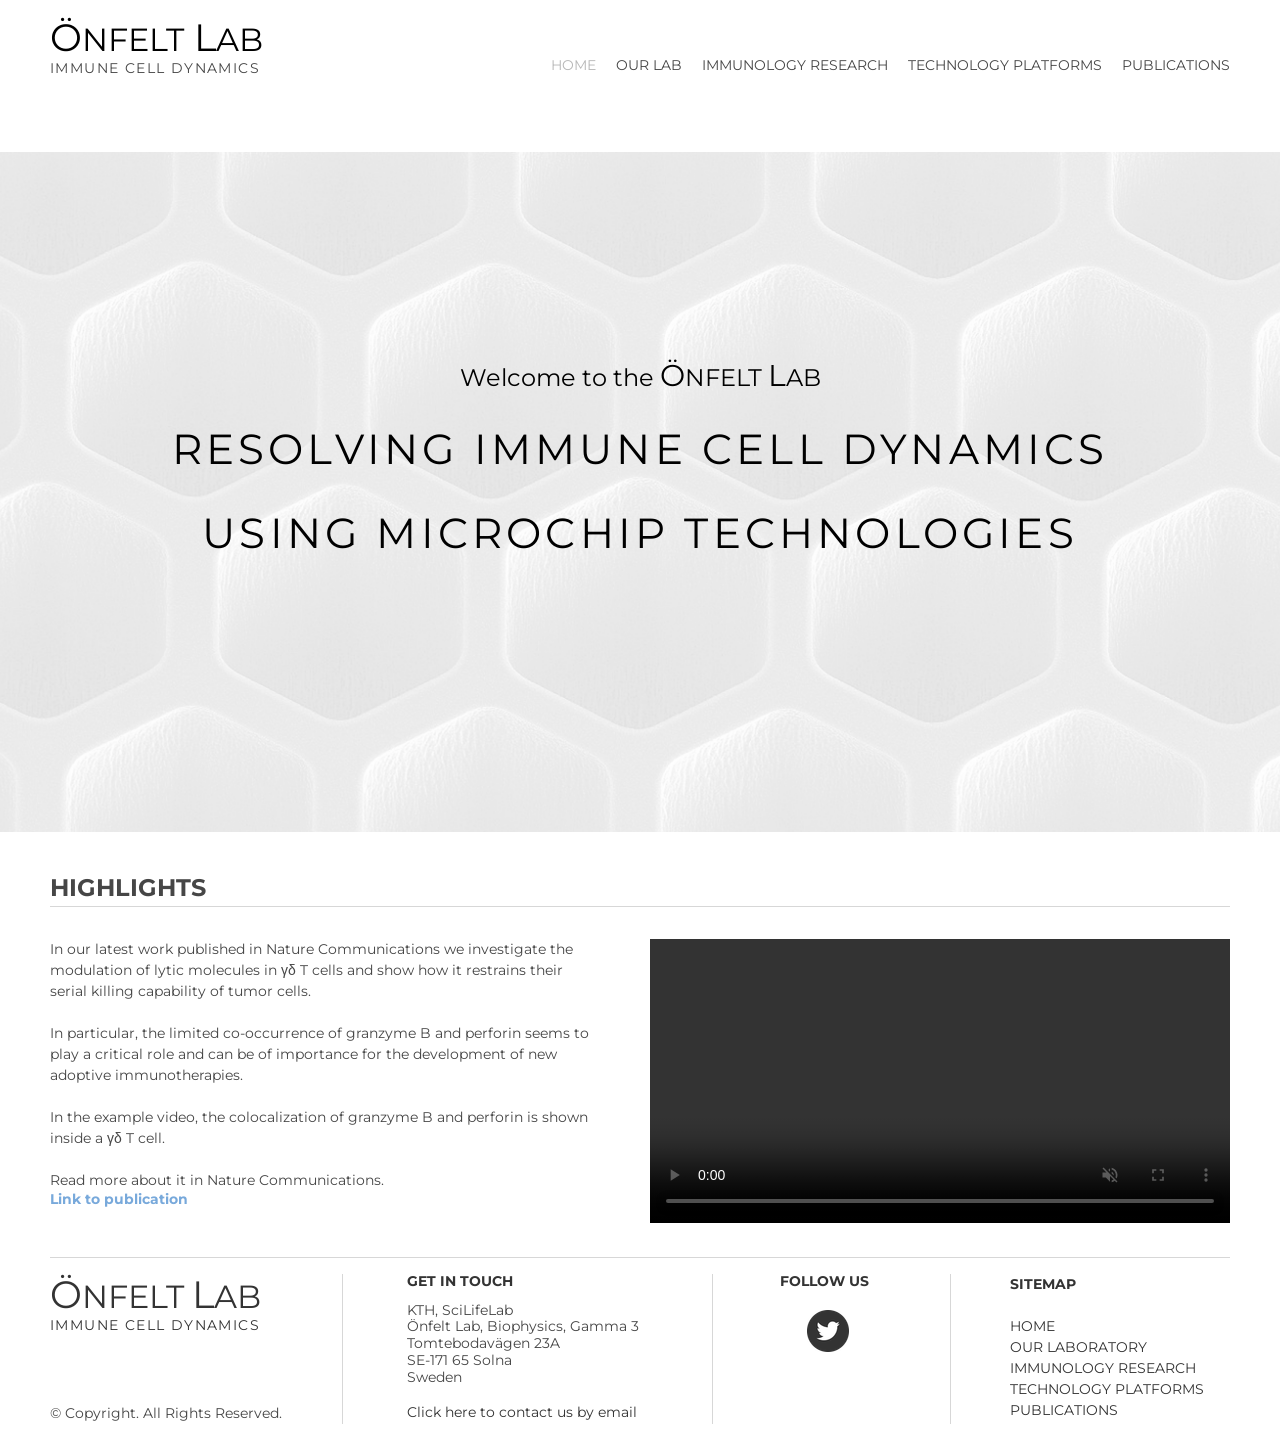
<file: index.html>
<!DOCTYPE html><html prefix="og: http://ogp.me/ns#" style="height:auto !important"><head><meta charset="utf-8"><title>onfeltlab.com</title><meta name="robots" content="all"><meta name="generator" content="One.com Web Editor"><meta http-equiv="Cache-Control" content="must-revalidate, max-age=0, public"><meta http-equiv="Expires" content="-1"><meta name="viewport" content="width=device-width,initial-scale=1,minimum-scale=1,maximum-scale=3,user-scalable=yes" minpagewidth="1180" rendermobileview="true"><meta name="MobileOptimized" content="320"><meta name="HandheldFriendly" content="True"><meta name="format-detection" content="telephone=no"><meta property="og:type" content="website"><meta property="og:title" content="onfeltlab.com"><meta property="og:site_name" content="onfeltlab.com"><meta property="og:url" content="https://onfelt-lab.github.io/Lab-webpage/"><meta name="twitter:card" content="summary"><meta name="twitter:title" content="onfeltlab.com"><meta name="twitter:image:alt" content="onfeltlab.com"><link rel="canonical" href="https://onfelt-lab.github.io/Lab-webpage/"><style>html { word-wrap: break-word; }
*, ::before, ::after { word-wrap: inherit; }
html { box-sizing: border-box; }
*, ::before, ::after { box-sizing: inherit; }
div.code { box-sizing: content-box; }
body, ul, ol, li, h1, h2, h3, h4, h5, h6, form, input, p, td, textarea { margin: 0; padding: 0; }
h1, h2, h3, h4, h5, h6 { font-size: 100%; font-weight: normal; }
ol, ul { list-style: none; }
table { border-collapse: collapse; border-spacing: 0; }
img { border: 0; }
body { -moz-osx-font-smoothing: grayscale; -webkit-font-smoothing: antialiased; }</style><style>@font-face {
    font-family: 'dropDownMenu';
    src:
    url('[data-uri]                                                                           [base64]                 aAGYBmQBmAAAAAQAAAAAAAAAAAAAAIAAAAAAAAwAAAAMAAAAcAAEAAwAAABwAAwABAAAAHAAEADgAAAAKAAgAAgACAAEAIOkB//3//wAAAAAAIOkA//3//wAB/+MXBAADAAEAAAAAAAAAAAAAAAEAAf//                                     [base64]/                                                                                                                                [base64]') format('woff');
    font-weight: normal;
    font-style: normal;
}</style><link rel="stylesheet" href="onewebstatic/67173330f9.css"><style>@media (max-width: 650px) { body { min-width: 'initial' } body.desktopV { min-width: 1180px } }
        @media (min-width: 651px) { body { min-width: 1180px } body.mobileV { min-width: initial } }</style><link rel="stylesheet" href="onewebstatic/3ab27fe215.css"><link rel="stylesheet" href="onewebstatic/436841d294.css"><link rel="stylesheet" href="onewebstatic/b4da795d81.css"><link href="onewebstatic/google-fonts.css" rel="stylesheet"><link rel="stylesheet" href="onewebstatic/a4675355f1.css"><style>.bodyBackground {
                            
background-image:none;
background-color:rgba(255,255,255,1);
                        }</style><script>window.WSB_PRIVACY_POLICY_PUBLISHED = true;</script><script src="onewebstatic/e47f208c3a.js"></script><script src="onewebstatic/f707379391.js"></script></head><body class="Preview_body__2wDzb bodyBackground" style="overflow-y:scroll;overflow-x:hidden" data-attachments="{}"><div><div data-mobile-pin="0" id="wsb-mobile-header" class="mm mm-mobile-preview"><header id="MobileHeader_container" class="MobileHeader_container__1XW3y" style="background-color:rgba(255,255,255,1)"><div class="MobileHeader_title__1avp4 MobileHeader_pageTitle__2Od2E"><span class="MobileHeader_titleText__1M62s" style="color:rgba(70,70,70,1);font-family:Montserrat;font-weight:normal;font-style:normal">Home</span></div><div class="MobileHeader_dummyMenuIconContainer__3mfi4"></div></header><div id="mm" class="MobileHeaderMenu_mobileMenu__21p7v" style="background-color:rgba(255,255,255,1)"><ul><li><a href="./" class="MobileHeaderMenu_current__2Nelz" style="background-color:rgba(255,255,255,1);color:rgba(70,70,70,1);font-size:16px;line-height:3;font-family:Montserrat;font-weight:bold" title="Home">Home</a></li><li><a href="ourlab/" style="background-color:rgba(255,255,255,1);color:rgba(70,70,70,1);font-size:16px;line-height:3;font-family:Montserrat" title="OUR LAB">OUR LAB</a></li><li><div class="MobileHeaderMenu_expandCollapseItem__2WnRW"><a href="immunology/" style="background-color:rgba(255,255,255,1);color:rgba(70,70,70,1);font-size:16px;line-height:3;font-family:Montserrat" title="IMMUNOLOGY RESEARCH">IMMUNOLOGY RESEARCH</a><div class="MobileHeaderMenu_expandCollapseContainer__1rweD" style="background-color:rgba(255,255,255,1)"><span class="MobileHeaderMenu_arrowDown__1Dv_Z" style="color:rgba(70,70,70,1);height:8px;width:8px;margin-top:-4px"></span><span class="MobileHeaderMenu_arrowUp__2THXC" style="color:rgba(70,70,70,1);height:8px;width:8px;margin-top:4px"></span></div></div><ul><li><a href="immunology/NK/" style="background-color:rgba(255,255,255,1);color:rgba(70,70,70,1);font-size:16px;line-height:3;font-family:Montserrat" title="NK cell dynamics">NK cell dynamics</a></li><li><a href="immunology/T/" style="background-color:rgba(255,255,255,1);color:rgba(70,70,70,1);font-size:16px;line-height:3;font-family:Montserrat" title="T cell dynamics">T cell dynamics</a></li><li><a href="immunology/engagers/" style="background-color:rgba(255,255,255,1);color:rgba(70,70,70,1);font-size:16px;line-height:3;font-family:Montserrat" title="Molecular Engagers">Molecular Engagers</a></li><li><a href="immunology/3d-models/" style="background-color:rgba(255,255,255,1);color:rgba(70,70,70,1);font-size:16px;line-height:3;font-family:Montserrat" title="3D Tumor Models">3D Tumor Models</a></li></ul></li><li><div class="MobileHeaderMenu_expandCollapseItem__2WnRW"><a href="technology/" style="background-color:rgba(255,255,255,1);color:rgba(70,70,70,1);font-size:16px;line-height:3;font-family:Montserrat" title="TECHNOLOGY PLATFORMS">TECHNOLOGY PLATFORMS</a><div class="MobileHeaderMenu_expandCollapseContainer__1rweD" style="background-color:rgba(255,255,255,1)"><span class="MobileHeaderMenu_arrowDown__1Dv_Z" style="color:rgba(70,70,70,1);height:8px;width:8px;margin-top:-4px"></span><span class="MobileHeaderMenu_arrowUp__2THXC" style="color:rgba(70,70,70,1);height:8px;width:8px;margin-top:4px"></span></div></div><ul><li><a href="technology/microwellchips/" style="background-color:rgba(255,255,255,1);color:rgba(70,70,70,1);font-size:16px;line-height:3;font-family:Montserrat" title="Microwell Chip Platform">Microwell Chip Platform</a></li><li><a href="technology/singlecell/" style="background-color:rgba(255,255,255,1);color:rgba(70,70,70,1);font-size:16px;line-height:3;font-family:Montserrat" title="Single Cell Analysis">Single Cell Analysis</a></li><li><a href="technology/singlecellisolation/" style="background-color:rgba(255,255,255,1);color:rgba(70,70,70,1);font-size:16px;line-height:3;font-family:Montserrat" title="Single Cell Isolation">Single Cell Isolation</a></li><li><a href="technology/ultrasoundcellhandling/" style="background-color:rgba(255,255,255,1);color:rgba(70,70,70,1);font-size:16px;line-height:3;font-family:Montserrat" title="Ultrasound Cell Handling">Ultrasound Cell Handling</a></li></ul></li><li><a href="publications/" style="background-color:rgba(255,255,255,1);color:rgba(70,70,70,1);font-size:16px;line-height:3;font-family:Montserrat" title="PUBLICATIONS">PUBLICATIONS</a></li></ul></div><div id="mm-overlay" class="MobileHeaderMenu_mobileMenu_overlay__3WPnz"></div><div class="MobileHeader_menuIconContainer__lc-Zq off" id="MobileHeader_burgerMenuIcon" data-active-bgcolor="rgba(70,70,70,1)" data-inactive-bgcolor="rgba(70,70,70,1)"><span style="background-color:rgba(70,70,70,1)"></span><span style="background-color:rgba(70,70,70,1)"></span><span style="background-color:rgba(70,70,70,1)"></span></div></div></div><style>.template { visibility: hidden }
body { overflow-x: hidden }</style><link rel="stylesheet" href="onewebstatic/cd26ad12ff.css"><div class="template" data-mobile-view="true"><div class="Preview_row__3Fkye row" style="width:1180px"></div><div class="Preview_row__3Fkye row Preview_noSideMargin__2I-_n" style="min-height:119px;width:100%"><div data-id="67F56C7E-6CCC-42D9-9DD8-D9C4F7ED6AEF" data-kind="SECTION" style="width:100%;min-height:119px;left:auto;margin-top:0;margin-left:0" class="Preview_componentWrapper__2i4QI"><div id="Header" data-in-template="true" data-id="67F56C7E-6CCC-42D9-9DD8-D9C4F7ED6AEF" data-kind="Block" data-specific-kind="SECTION" data-pin="0" data-stretch="true" class="Preview_block__16Zmu"><div class="StripPreview_backgroundComponent__3YmQM Background_backgroundComponent__3_1Ea hasChildren" style="background-color:transparent;min-height:119px;padding-bottom:0" data-width="100" data-height="119"><div class="Preview_column__1KeVx col" style="min-height:100%;width:1180px;margin:0 auto"><div class="Preview_row__3Fkye row" style="min-height:119px;width:1180px"><div data-id="F4368F99-2D00-4CDF-81DD-00425CDAD22F" data-kind="BACKGROUND" style="width:1180px;min-height:119px;margin-top:0;margin-left:0" class="Preview_componentWrapper__2i4QI"><div data-in-template="true" data-id="F4368F99-2D00-4CDF-81DD-00425CDAD22F" data-kind="Block" data-specific-kind="BACKGROUND" class="Preview_block__16Zmu"><div class="BackgroundPreview_backgroundComponent__3Dr5e BackgroundPreview_bgHeight__3dD2e hasChildren" style="min-height:119px;padding-bottom:42px" data-width="1180" data-height="119"><div class="Preview_column__1KeVx col" style="min-height:100%"><div class="Preview_row__3Fkye row" style="min-height:77px;width:1180px"><div class="Preview_column__1KeVx col" style="min-height:77px;width:360px;float:left"><div data-id="C4A81E41-1314-4E67-8A71-0EAED6569AB9" data-kind="TEXT" style="width:360px;min-height:59px;margin-top:15px;margin-left:0" class="Preview_componentWrapper__2i4QI"><div data-in-template="true" data-id="C4A81E41-1314-4E67-8A71-0EAED6569AB9" data-kind="Component" data-specific-kind="TEXT" class="Preview_component__SbiKo text-align-undefined"><div data-mve-font-change="0" class="styles_contentContainer__lrPIa textnormal styles_text__3jGMu"><h1 style="line-height: 1.2; font-size: 38px; text-align: left;" class="mobile-oversized"><span class="textheading1" style="font-size: 38px; font-weight: normal;"><a class="link1" style="color: #000000;" href="./">Ö<span style="font-size: 32px;" class="mobile-oversized">NFELT</span> L<span style="font-size: 32px;" class="mobile-oversized">AB</span></a></span></h1>
<p style="line-height: 1; font-size: 14px; text-align: left;" class="mobile-undersized-upper"><span style="letter-spacing: 0.1em; color: #464646; font-size: 14px;" class="mobile-undersized-upper">IMMUNE CELL DYNAMICS</span></p></div></div></div><div style="clear:both"></div></div><div class="Preview_column__1KeVx col isExpandable" style="min-height:77px;width:820px;float:left"><div data-id="5023D822-15DF-4BE4-A879-3CE8A492EE22" data-kind="MENU" style="width:820px;min-height:24px;margin-top:53px;margin-left:0" class="Preview_componentWrapper__2i4QI"><div data-in-template="true" data-id="5023D822-15DF-4BE4-A879-3CE8A492EE22" data-kind="Component" data-specific-kind="MENU" class="Preview_mobileHide__9T929 Preview_component__SbiKo"><div class="menu menuself menuhorizontal menuhorizontalright menuverticalmiddle" style="width:820px;height:24px"><ul class="menu1"><li><a class="selected level-0" href="./"><span>Home</span></a><div class="divider"></div></li><li><a href="ourlab/"><span>OUR LAB</span></a><div class="divider"></div></li><li><a href="immunology/"><span>IMMUNOLOGY RESEARCH</span></a><div class="divider"></div></li><li><a href="technology/"><span>TECHNOLOGY PLATFORMS</span></a><div class="divider"></div></li><li><a href="publications/"><span>PUBLICATIONS</span></a></li></ul></div></div></div><div style="clear:both"></div></div><div style="clear:both"></div></div><div style="clear:both"></div></div></div></div></div></div><div style="clear:both"></div></div></div></div></div></div><div class="Preview_row__3Fkye row Preview_noSideMargin__2I-_n" style="min-height:33px;width:100%"><div data-id="30FB5AC0-1928-415E-B179-2CC30A2E077C" data-kind="SECTION" style="width:100%;min-height:33px;left:auto;margin-top:0;margin-left:0" class="Preview_componentWrapper__2i4QI"><div id="Section2" data-in-template="false" data-id="30FB5AC0-1928-415E-B179-2CC30A2E077C" data-kind="Block" data-specific-kind="SECTION" data-pin="0" data-stretch="true" class="Preview_block__16Zmu"><div class="StripPreview_backgroundComponent__3YmQM Background_backgroundComponent__3_1Ea hasChildren" style="background-color:transparent;min-height:33px;padding-bottom:0" data-width="100" data-height="33"><div class="Preview_column__1KeVx col" style="min-height:100%;width:1180px;margin:0 auto"><div class="Preview_row__3Fkye row" style="min-height:33px;width:1180px"><div data-id="635D824F-1FAD-4BA0-A640-F615B2C794CE" data-kind="BACKGROUND" style="width:1180px;min-height:33px;margin-top:0;margin-left:0" class="Preview_componentWrapper__2i4QI"><div data-in-template="false" data-id="635D824F-1FAD-4BA0-A640-F615B2C794CE" data-kind="Component" data-specific-kind="BACKGROUND" class="Preview_mobileHide__9T929 Preview_component__SbiKo"><div class="BackgroundPreview_backgroundComponent__3Dr5e BackgroundPreview_bgHeight__3dD2e" style="border-color:rgba(215,215,215,1);border-style:solid;border-width:0px 0px 0px 0px;background-clip:padding-box;min-height:33px;padding-bottom:0" data-width="1180" data-height="33"></div></div></div></div><div style="clear:both"></div></div></div></div></div></div><div class="Preview_row__3Fkye row Preview_noSideMargin__2I-_n" style="min-height:680px;width:100%"><div data-id="86BB62D7-72D9-413A-8F0D-7B087CA1ECF9" data-kind="SECTION" style="width:100%;min-height:680px;left:auto;margin-top:0;margin-left:0" class="Preview_componentWrapper__2i4QI"><div id="Section1" data-in-template="false" data-id="86BB62D7-72D9-413A-8F0D-7B087CA1ECF9" data-kind="Block" data-specific-kind="SECTION" data-pin="0" data-stretch="true" class="Preview_block__16Zmu"><div class="StripPreview_backgroundComponent__3YmQM Background_backgroundComponent__3_1Ea hasChildren" style="min-height:680px;padding-bottom:100px" data-width="100" data-height="680"><div class="parallax_scrollEffectContainer__3co8j"><div class="StripPreview_bgImageContainer__MFrbA Background_bgImageContainer__AwuIx" style="background-image:url('onewebmedia/Front%20page_edited1.png');background-repeat:no-repeat;background-position:50% 50%;background-size:cover;background-attachment:scroll;opacity:1" data-opacity="true"></div></div><div class="Preview_column__1KeVx col" style="min-height:100%;width:1180px;margin:0 auto"><div class="Preview_row__3Fkye row" style="min-height:441px;width:1180px"><div data-id="30185C2C-3BA6-4D06-8A2B-C53EC73E3AB2" data-kind="TEXT" style="width:1180px;min-height:232px;margin-top:209px;margin-left:0" class="Preview_componentWrapper__2i4QI"><div data-in-template="false" data-id="30185C2C-3BA6-4D06-8A2B-C53EC73E3AB2" data-kind="Component" data-specific-kind="TEXT" class="Preview_component__SbiKo text-align-undefined"><div data-mve-font-change="0" class="styles_contentContainer__lrPIa textnormal styles_text__3jGMu"><p style="line-height: 1; font-size: 24px; text-align: center;" class="mobile-oversized"><span style="font-size: 24px;" class="mobile-oversized"><span style="color: #000000;"><span style="caret-color: #000000;">Welcome to the <span style="font-size: 30px;" class="mobile-oversized">Ö</span>NFELT <span style="font-size: 30px;" class="mobile-oversized">L</span>AB</span></span></span></p>
<p style="line-height: 1; font-size: 16px; text-align: center;"><span class="textheading1" style="font-weight: normal; font-size: 16px; color: #000000; text-shadow: none;"><br></span></p>
<h1 style="line-height: 2; font-size: 42px; text-align: center;" class="mobile-oversized"><span class="textheading1 mobile-oversized" style="text-shadow: none; color: #000000; letter-spacing: 0.1em; font-size: 42px;">RESOLVING IMMUNE CELL DYNAMICS </span></h1>
<h1 style="line-height: 2; font-size: 42px; text-align: center;" class="mobile-oversized"><span class="textheading1 mobile-oversized" style="text-shadow: none; color: #000000; letter-spacing: 0.1em; font-size: 42px;">USING MICROCHIP TECHNOLOGIES</span></h1>
<p style="line-height: 1; text-align: center;" class="mobile-undersized-upper"><br></p></div></div></div></div><div style="clear:both"></div></div></div></div></div></div><div class="Preview_row__3Fkye row Preview_noSideMargin__2I-_n" style="min-height:423px;width:100%"><div data-id="0D043ECD-C57C-4524-9193-66F711DACBCB" data-kind="SECTION" style="width:100%;min-height:423px;left:auto;margin-top:0;margin-left:0" class="Preview_componentWrapper__2i4QI"><div id="Section3" data-in-template="false" data-id="0D043ECD-C57C-4524-9193-66F711DACBCB" data-kind="Block" data-specific-kind="SECTION" data-pin="0" data-stretch="true" class="Preview_block__16Zmu"><div class="StripPreview_backgroundComponent__3YmQM Background_backgroundComponent__3_1Ea hasChildren" style="background-color:transparent;min-height:423px;padding-bottom:0" data-width="100" data-height="423"><div class="Preview_column__1KeVx col" style="min-height:100%;width:1180px;margin:0 auto"><div class="Preview_row__3Fkye row" style="min-height:38px;width:1180px"><div data-id="EEABDA53-0A7C-4B8C-B531-881CA7634860" data-kind="BACKGROUND" style="width:1180px;min-height:38px;margin-top:0;margin-left:0" class="Preview_componentWrapper__2i4QI"><div data-in-template="false" data-id="EEABDA53-0A7C-4B8C-B531-881CA7634860" data-kind="Component" data-specific-kind="BACKGROUND" class="Preview_mobileHide__9T929 Preview_component__SbiKo"><div class="BackgroundPreview_backgroundComponent__3Dr5e BackgroundPreview_bgHeight__3dD2e" style="min-height:38px;padding-bottom:0" data-width="1180" data-height="38"></div></div></div></div><div class="Preview_row__3Fkye row" style="min-height:36px;width:1180px"><div data-id="0944DBBD-4D52-413F-A8F6-C714EC04CFD4" data-kind="TEXT" style="width:1180px;min-height:36px;margin-top:0;margin-left:0" class="Preview_componentWrapper__2i4QI"><div data-in-template="false" data-id="0944DBBD-4D52-413F-A8F6-C714EC04CFD4" data-kind="Component" data-specific-kind="TEXT" class="Preview_component__SbiKo text-align-undefined"><div data-mve-font-change="0" class="styles_contentContainer__lrPIa textnormal styles_text__3jGMu"><h2 class="textheading2" style="line-height: 1.5; text-align: left;"><span class="textheading2">HIGHLIGHTS</span></h2></div></div></div></div><div class="Preview_row__3Fkye row" style="min-height:33px;width:1180px"><div data-id="3CD4BBD6-131A-49C6-982A-A1D7A1A6A17D" data-kind="BACKGROUND" style="width:1180px;min-height:33px;margin-top:0;margin-left:0" class="Preview_componentWrapper__2i4QI"><div data-in-template="false" data-id="3CD4BBD6-131A-49C6-982A-A1D7A1A6A17D" data-kind="Component" data-specific-kind="BACKGROUND" class="Preview_mobileHide__9T929 Preview_component__SbiKo"><div class="BackgroundPreview_backgroundComponent__3Dr5e BackgroundPreview_bgHeight__3dD2e" style="border-color:rgba(215,215,215,1);border-style:solid;border-width:1px 0px 0px 0px;background-clip:padding-box;min-height:33px;padding-bottom:0" data-width="1180" data-height="33"></div></div></div></div><div class="Preview_row__3Fkye row" style="min-height:284px;width:1180px"><div class="Preview_column__1KeVx col" style="min-height:284px;width:544px;float:left"><div data-id="24231E64-3D13-40E5-9DAD-BF977C979040" data-kind="TEXT" style="width:544px;min-height:284px;margin-top:0;margin-left:0" class="Preview_componentWrapper__2i4QI"><div data-in-template="false" data-id="24231E64-3D13-40E5-9DAD-BF977C979040" data-kind="Component" data-specific-kind="TEXT" class="Preview_component__SbiKo text-align-undefined"><div data-mve-font-change="0" class="styles_contentContainer__lrPIa textnormal styles_text__3jGMu"><p style="line-height: 1.5;" class="mobile-undersized-upper">In our latest work published in Nature Communications we investigate the modulation of lytic molecules in γδ T cells and show how it restrains their serial killing capability of tumor cells.</p>
<p style="line-height: 1.5;" class="mobile-undersized-upper"><br></p>
<p style="line-height: 1.5;" class="mobile-undersized-upper">In particular, the limited co-occurrence of granzyme B and perforin seems to play a critical role and can be of importance for the development of new adoptive immunotherapies. <br></p>
<p style="line-height: 1.5;" class="mobile-undersized-upper"><br></p>
<p style="line-height: 1.5;" class="mobile-undersized-upper">In the example video, the colocalization of granzyme B and perforin is shown inside a γδ T cell.</p>
<p style="font-size: 14px; line-height: 1.5; text-align: justify;" class="mobile-undersized-upper"><br></p>
<p style="font-size: 14px; line-height: 1.5; text-align: justify;" class="mobile-undersized-upper">Read more about it in Nature Communications.</p>
<p class="mobile-undersized-upper"><span style="font-weight: bold;"><a class="link1" style="color: #78a9db;" href="https://www.nature.com/articles/s41467-023-41634-7" target="_blank" rel="noopener">Link to publication</a></span></p></div></div></div><div style="clear:both"></div></div><div class="Preview_column__1KeVx col" style="min-height:284px;width:636px;float:left"><div data-id="E6F842F4-898A-4027-A732-7C374942AC7E" data-kind="VIDEO_FILE" style="width:580px;height:284px;margin-top:0;margin-left:56px" class="Preview_componentWrapper__2i4QI"><div data-in-template="false" data-id="E6F842F4-898A-4027-A732-7C374942AC7E" data-kind="Component" data-specific-kind="VIDEO_FILE" class="Preview_component__SbiKo"><video preload="none" autoplay controls loop muted playsinline="" src="onewebmedia/Movie%20website_2.mp4#t=0.001" width="580" height="284" controlslist="nodownload"></video></div></div><div style="clear:both"></div></div><div style="clear:both"></div></div><div class="Preview_row__3Fkye row" style="min-height:32px;width:1180px"><div data-id="7D2C4A89-BB6B-4EA0-8ED6-B0B876944A02" data-kind="TEXT" style="width:1180px;min-height:32px;margin-top:0;margin-left:0" class="Preview_componentWrapper__2i4QI"><div data-in-template="false" data-id="7D2C4A89-BB6B-4EA0-8ED6-B0B876944A02" data-kind="Component" data-specific-kind="TEXT" class="Preview_component__SbiKo text-align-undefined"><div data-mve-font-change="0" class="styles_contentContainer__lrPIa textnormal styles_text__3jGMu"><p class="mobile-undersized-upper"><br></p>
<p class="mobile-undersized-upper"><br></p></div></div></div></div><div style="clear:both"></div></div></div></div></div></div><div class="Preview_row__3Fkye row Preview_noSideMargin__2I-_n" style="min-height:183px;width:100%"><div data-id="0AA5B327-B047-4327-ADEA-21DD52CE54A0" data-kind="SECTION" style="width:100%;min-height:183px;left:auto;margin-top:0;margin-left:0" class="Preview_componentWrapper__2i4QI"><div id="Footer" data-in-template="true" data-id="0AA5B327-B047-4327-ADEA-21DD52CE54A0" data-kind="Block" data-specific-kind="SECTION" data-pin="0" data-stretch="true" class="Preview_block__16Zmu"><div class="StripPreview_backgroundComponent__3YmQM Background_backgroundComponent__3_1Ea hasChildren" style="background-color:transparent;min-height:183px;padding-bottom:0" data-width="100" data-height="183"><div class="Preview_column__1KeVx col" style="min-height:100%;width:1180px;margin:0 auto"><div class="Preview_row__3Fkye row" style="min-height:15px;width:1180px"><div data-id="0E93AD50-3F5E-442E-A696-5EA870FE3696" data-kind="BACKGROUND" style="width:1180px;min-height:15px;margin-top:0;margin-left:0" class="Preview_componentWrapper__2i4QI"><div data-in-template="true" data-id="0E93AD50-3F5E-442E-A696-5EA870FE3696" data-kind="Component" data-specific-kind="BACKGROUND" class="Preview_mobileHide__9T929 Preview_component__SbiKo"><div class="BackgroundPreview_backgroundComponent__3Dr5e BackgroundPreview_bgHeight__3dD2e" style="border-color:rgba(215,215,215,1);border-style:solid;border-width:1px 0px 0px 0px;background-clip:padding-box;min-height:15px;padding-bottom:0" data-width="1180" data-height="15"></div></div></div></div><div class="Preview_row__3Fkye row" style="min-height:152px;width:1180px"><div class="Preview_column__1KeVx col" style="min-height:152px;width:270px;float:left"><div class="Preview_row__3Fkye row" style="min-height:61px;width:270px"><div data-id="2C0B6B53-B870-43CD-8BE2-6A2641A6BC06" data-kind="TEXT" style="width:270px;min-height:61px;margin-top:0;margin-left:0" class="Preview_componentWrapper__2i4QI"><div data-in-template="true" data-id="2C0B6B53-B870-43CD-8BE2-6A2641A6BC06" data-kind="Component" data-specific-kind="TEXT" class="Preview_component__SbiKo text-align-undefined"><div data-mve-font-change="0" class="styles_contentContainer__lrPIa textnormal styles_text__3jGMu"><h1 class="textheading1" style="line-height: 1.2; font-size: 32px;"><span class="textheading1" style="font-weight: normal; letter-spacing: normal; font-size: 32px;"><a class="link1" href="./"><span style="font-size: 38px;" class="mobile-oversized">Ö</span>NFELT <span style="font-size: 38px;" class="mobile-oversized">L</span>AB</a></span></h1>
<p style="line-height: 1.2;" class="mobile-undersized-upper"><span style="letter-spacing: 0.1em;"><a class="link1" href="./">IMMUNE CELL DYNAMICS</a></span></p></div></div></div></div><div class="Preview_row__3Fkye row" style="min-height:91px;width:270px"><div data-id="D09744E7-B95B-4CFB-BE66-F27EC6725021" data-kind="TEXT" style="width:270px;min-height:20px;margin-top:71px;margin-left:0" class="Preview_componentWrapper__2i4QI"><div data-in-template="true" data-id="D09744E7-B95B-4CFB-BE66-F27EC6725021" data-kind="Component" data-specific-kind="TEXT" class="Preview_component__SbiKo text-align-undefined"><div data-mve-font-change="0" class="styles_contentContainer__lrPIa textnormal styles_text__3jGMu"><p style="text-align: left;" class="mobile-undersized-upper"><span style="font-size: 14px;" class="mobile-undersized-upper">© Copyright. All Rights Reserved.</span></p></div></div></div></div><div style="clear:both"></div></div><div class="Preview_column__1KeVx col" style="min-height:152px;width:23px;float:left"><div data-id="B6D2A147-2E08-4286-9845-71C758C8BCA3" data-kind="BACKGROUND" style="width:23px;min-height:150px;margin-top:2px;margin-left:0" class="Preview_componentWrapper__2i4QI"><div data-in-template="true" data-id="B6D2A147-2E08-4286-9845-71C758C8BCA3" data-kind="Component" data-specific-kind="BACKGROUND" class="Preview_mobileHide__9T929 Preview_component__SbiKo"><div class="BackgroundPreview_backgroundComponent__3Dr5e BackgroundPreview_bgHeight__3dD2e" style="border-color:rgba(215,215,215,1);border-style:solid;border-width:0px 1px 0px 0px;background-clip:padding-box;min-height:150px;padding-bottom:0" data-width="23" data-height="150"></div></div></div><div style="clear:both"></div></div><div class="Preview_column__1KeVx col" style="min-height:152px;width:347px;float:left"><div class="Preview_row__3Fkye row" style="min-height:126px;width:347px"><div data-id="79E0C325-575D-424E-8774-41830A37F06D" data-kind="TEXT" style="width:283px;min-height:124px;margin-top:2px;margin-left:64px" class="Preview_componentWrapper__2i4QI"><div data-in-template="true" data-id="79E0C325-575D-424E-8774-41830A37F06D" data-kind="Component" data-specific-kind="TEXT" class="Preview_component__SbiKo text-align-undefined"><div data-mve-font-change="0" class="styles_contentContainer__lrPIa textnormal styles_text__3jGMu"><h3 style="line-height: 1;"><span class="textheading3 mobile-undersized-upper">GET IN TOUCH</span></h3>
<p style="line-height: 1;" class="mobile-undersized-upper"><br></p>
<p class="mobile-undersized-upper">KTH, SciLifeLab<br>Önfelt Lab, Biophysics, Gamma 3&nbsp;<br>Tomtebodavägen 23A<br>SE-171 65 Solna<br>Sweden</p></div></div></div></div><div class="Preview_row__3Fkye row" style="min-height:26px;width:347px"><div data-id="B37A91F6-48C7-4DE7-825B-0E6DB953D3EB" data-kind="TEXT" style="width:263px;min-height:20px;margin-top:6px;margin-left:64px" class="Preview_componentWrapper__2i4QI"><div data-in-template="true" data-id="B37A91F6-48C7-4DE7-825B-0E6DB953D3EB" data-kind="Component" data-specific-kind="TEXT" class="Preview_component__SbiKo text-align-undefined"><div data-mve-font-change="0" class="styles_contentContainer__lrPIa textnormal styles_text__3jGMu"><p style="text-align: left;" class="mobile-undersized-upper"><span style="font-size: 14px;" class="mobile-undersized-upper"><a class="link1" href="mailto:onfelt@kth.se">Click here to contact us by email</a></span></p></div></div></div></div><div style="clear:both"></div></div><div class="Preview_column__1KeVx col" style="min-height:152px;width:23px;float:left"><div data-id="32089218-62AA-4EF8-B6BA-5F37C05B68D8" data-kind="BACKGROUND" style="width:23px;min-height:150px;margin-top:2px;margin-left:0" class="Preview_componentWrapper__2i4QI"><div data-in-template="true" data-id="32089218-62AA-4EF8-B6BA-5F37C05B68D8" data-kind="Component" data-specific-kind="BACKGROUND" class="Preview_mobileHide__9T929 Preview_component__SbiKo"><div class="BackgroundPreview_backgroundComponent__3Dr5e BackgroundPreview_bgHeight__3dD2e" style="border-color:rgba(215,215,215,1);border-style:solid;border-width:0px 1px 0px 0px;background-clip:padding-box;min-height:150px;padding-bottom:0" data-width="23" data-height="150"></div></div></div><div style="clear:both"></div></div><div class="Preview_column__1KeVx col" style="min-height:152px;width:162px;float:left"><div class="Preview_row__3Fkye row" style="min-height:22px;width:162px"><div data-id="9EE2FC34-605D-4756-91B8-5338F12A1AC6" data-kind="TEXT" style="width:95px;min-height:20px;margin-top:2px;margin-left:67px" class="Preview_componentWrapper__2i4QI"><div data-in-template="true" data-id="9EE2FC34-605D-4756-91B8-5338F12A1AC6" data-kind="Component" data-specific-kind="TEXT" class="Preview_component__SbiKo text-align-undefined"><div data-mve-font-change="0" class="styles_contentContainer__lrPIa textnormal styles_text__3jGMu"><h3 style="line-height: 1;"><span class="textheading3 mobile-undersized-upper">FOLLOW US</span></h3></div></div></div></div><div class="Preview_row__3Fkye row" style="min-height:58px;width:162px"><div data-id="83D4CBFE-2CC1-441B-BA3E-519E648234E4" data-kind="IMAGE" style="width:42px;min-height:42px;margin-top:16px;margin-left:94px" class="Preview_componentWrapper__2i4QI"><div data-in-template="true" data-id="83D4CBFE-2CC1-441B-BA3E-519E648234E4" data-kind="Component" data-specific-kind="IMAGE" class="Preview_component__SbiKo"><div class="Mobile_imageComponent__QXWk1 Mobile_cropMode__cLuJp" style="overflow:hidden" data-width="42" data-height="42"><a href="https://twitter.com/OnfeltLab" target="_self" alt="" data-stop-propagation="true"><img loading="lazy" role="presentation" data-scalestrategy="crop" style="margin-top:0px;margin-left:0px;display:block;margin:0" src="onewebstatic/a95558b30c.png" srcset="onewebstatic/a95558b30c.png, onewebstatic/895a680b72.png 2x, onewebstatic/25f931105a.png 3x" height="42" width="42" data-width="42" data-height="42"></a></div></div></div></div><div style="clear:both"></div></div><div class="Preview_column__1KeVx col" style="min-height:152px;width:76px;float:left"><div data-id="0037AFE2-99D3-4FE3-AFA2-E3F15E8FEFA4" data-kind="BACKGROUND" style="width:23px;min-height:150px;margin-top:2px;margin-left:53px" class="Preview_componentWrapper__2i4QI"><div data-in-template="true" data-id="0037AFE2-99D3-4FE3-AFA2-E3F15E8FEFA4" data-kind="Component" data-specific-kind="BACKGROUND" class="Preview_mobileHide__9T929 Preview_component__SbiKo"><div class="BackgroundPreview_backgroundComponent__3Dr5e BackgroundPreview_bgHeight__3dD2e" style="border-color:rgba(215,215,215,1);border-style:solid;border-width:0px 1px 0px 0px;background-clip:padding-box;min-height:150px;padding-bottom:0" data-width="23" data-height="150"></div></div></div><div style="clear:both"></div></div><div class="Preview_column__1KeVx col" style="min-height:152px;width:271px;float:left"><div data-id="0AA43D20-341D-4AD0-9023-150EBC2D5306" data-kind="TEXT" style="width:212px;min-height:150px;margin-top:2px;margin-left:59px" class="Preview_componentWrapper__2i4QI"><div data-in-template="true" data-id="0AA43D20-341D-4AD0-9023-150EBC2D5306" data-kind="Component" data-specific-kind="TEXT" class="Preview_component__SbiKo text-align-undefined"><div data-mve-font-change="0" class="styles_contentContainer__lrPIa textnormal styles_text__3jGMu"><h3 style="line-height: 1.5;"><span class="textheading3 mobile-undersized-upper">SITEMAP</span></h3>
<p style="line-height: 1.5;" class="mobile-undersized-upper"><br></p>
<p style="line-height: 1.5;" class="mobile-undersized-upper"><a class="link1" href="./">HOME</a></p>
<p style="line-height: 1.5;" class="mobile-undersized-upper"><a class="link1" href="ourlab/">OUR LABORATORY</a></p>
<p style="line-height: 1.5;" class="mobile-undersized-upper"><a class="link1" href="immunology/">IMMUNOLOGY RESEARCH</a></p>
<p style="line-height: 1.5;" class="mobile-undersized-upper"><a class="link1" href="technology/">TECHNOLOGY PLATFORMS</a></p>
<p style="line-height: 1.5;" class="mobile-undersized-upper"><a class="link1" href="publications/">PUBLICATIONS</a></p></div></div></div><div style="clear:both"></div></div><div style="clear:both"></div></div><div class="Preview_row__3Fkye row" style="min-height:16px;width:1180px"><div data-id="43604AEF-5617-4CD1-96DB-2F190DF60643" data-kind="BACKGROUND" style="width:1180px;min-height:16px;margin-top:0;margin-left:0" class="Preview_componentWrapper__2i4QI"><div data-in-template="true" data-id="43604AEF-5617-4CD1-96DB-2F190DF60643" data-kind="Component" data-specific-kind="BACKGROUND" class="Preview_mobileHide__9T929 Preview_component__SbiKo"><div class="BackgroundPreview_backgroundComponent__3Dr5e BackgroundPreview_bgHeight__3dD2e" style="border-color:rgba(215,215,215,1);border-style:none;border-width:1px 0px 0px 0px;min-height:16px;padding-bottom:0" data-width="1180" data-height="16"></div></div></div></div><div style="clear:both"></div></div></div></div></div></div></div><div class="publishOnlyComponents"><div data-testid="empty-cart-component"></div></div><script src="onewebstatic/a2cf72ae9c.js"></script><script src="onewebstatic/d8aaffab41.js"></script><script src="onewebstatic/6499ecfb0a.js"></script><script src="onewebstatic/a966beca17.js"></script><script src="onewebstatic/0cc6b0fe94.js"></script><script src="onewebstatic/3ca735d8af.js"></script><script src="onewebstatic/79d2b8e633.js"></script><script src="onewebstatic/ab49acb2b7.js"></script><script src="onewebstatic/754da52d3a.js"></script><script src="onewebstatic/6563f65d21.js"></script><script src="onewebstatic/cbd6cd157d.js"></script><script>window._mobileEditorData={"data":{"F4368F99-2D00-4CDF-81DD-00425CDAD22F":["C4A81E41-1314-4E67-8A71-0EAED6569AB9"],"67F56C7E-6CCC-42D9-9DD8-D9C4F7ED6AEF":["F4368F99-2D00-4CDF-81DD-00425CDAD22F"],"0AA5B327-B047-4327-ADEA-21DD52CE54A0":["2C0B6B53-B870-43CD-8BE2-6A2641A6BC06","D09744E7-B95B-4CFB-BE66-F27EC6725021","79E0C325-575D-424E-8774-41830A37F06D","B37A91F6-48C7-4DE7-825B-0E6DB953D3EB","9EE2FC34-605D-4756-91B8-5338F12A1AC6","83D4CBFE-2CC1-441B-BA3E-519E648234E4","0AA43D20-341D-4AD0-9023-150EBC2D5306"],"0D043ECD-C57C-4524-9193-66F711DACBCB":["0944DBBD-4D52-413F-A8F6-C714EC04CFD4","24231E64-3D13-40E5-9DAD-BF977C979040","E6F842F4-898A-4027-A732-7C374942AC7E","7D2C4A89-BB6B-4EA0-8ED6-B0B876944A02"],"86BB62D7-72D9-413A-8F0D-7B087CA1ECF9":["30185C2C-3BA6-4D06-8A2B-C53EC73E3AB2"],"32A90631-14BC-44C6-A4B0-3779776A1D7F":["67F56C7E-6CCC-42D9-9DD8-D9C4F7ED6AEF","30FB5AC0-1928-415E-B179-2CC30A2E077C","86BB62D7-72D9-413A-8F0D-7B087CA1ECF9","0D043ECD-C57C-4524-9193-66F711DACBCB","0AA5B327-B047-4327-ADEA-21DD52CE54A0"]},"wrappedCmpsMap":{"C4A81E41-1314-4E67-8A71-0EAED6569AB9":[],"30185C2C-3BA6-4D06-8A2B-C53EC73E3AB2":[],"0944DBBD-4D52-413F-A8F6-C714EC04CFD4":[],"24231E64-3D13-40E5-9DAD-BF977C979040":[],"7D2C4A89-BB6B-4EA0-8ED6-B0B876944A02":[],"2C0B6B53-B870-43CD-8BE2-6A2641A6BC06":[],"D09744E7-B95B-4CFB-BE66-F27EC6725021":[],"79E0C325-575D-424E-8774-41830A37F06D":[],"B37A91F6-48C7-4DE7-825B-0E6DB953D3EB":[],"9EE2FC34-605D-4756-91B8-5338F12A1AC6":[],"0AA43D20-341D-4AD0-9023-150EBC2D5306":[]},"root":"32A90631-14BC-44C6-A4B0-3779776A1D7F","styles":{"F4368F99-2D00-4CDF-81DD-00425CDAD22F":{"marginTop":18,"marginBottom":18},"C4A81E41-1314-4E67-8A71-0EAED6569AB9":{"marginTop":35,"marginBottom":35},"30FB5AC0-1928-415E-B179-2CC30A2E077C":{"visibility":"hidden","height":0},"86BB62D7-72D9-413A-8F0D-7B087CA1ECF9":{"marginTop":0},"30185C2C-3BA6-4D06-8A2B-C53EC73E3AB2":{"marginTop":35,"marginBottom":35},"0D043ECD-C57C-4524-9193-66F711DACBCB":{"marginTop":0},"24231E64-3D13-40E5-9DAD-BF977C979040":{"marginTop":20},"E6F842F4-898A-4027-A732-7C374942AC7E":{"marginTop":20},"7D2C4A89-BB6B-4EA0-8ED6-B0B876944A02":{"marginTop":0,"marginBottom":35},"0944DBBD-4D52-413F-A8F6-C714EC04CFD4":{"marginTop":35},"0AA5B327-B047-4327-ADEA-21DD52CE54A0":{"marginTop":0},"D09744E7-B95B-4CFB-BE66-F27EC6725021":{"marginTop":20},"79E0C325-575D-424E-8774-41830A37F06D":{"marginTop":20},"B37A91F6-48C7-4DE7-825B-0E6DB953D3EB":{"marginTop":20},"9EE2FC34-605D-4756-91B8-5338F12A1AC6":{"marginTop":20},"83D4CBFE-2CC1-441B-BA3E-519E648234E4":{"marginTop":20},"0AA43D20-341D-4AD0-9023-150EBC2D5306":{"marginTop":20,"marginBottom":35},"2C0B6B53-B870-43CD-8BE2-6A2641A6BC06":{"marginTop":35}},"groups":{},"settings":{}}</script><script src="onewebstatic/9761174e65.js"></script><script src="onewebstatic/50a91946f6.js"></script><script src="onewebstatic/c11b17c5d2.js"></script><script src="onewebstatic/79575a4ba3.js"></script><script src="onewebstatic/9fd7509069.js"></script><script src="onewebstatic/f325d37433.js"></script><script src="onewebstatic/ac03fb8dec.js" id="mobileBackgroundLiner" data-params="{&quot;bodyBackgroundClassName&quot;:&quot;bodyBackground&quot;,&quot;linerClassName&quot;:&quot;Preview_bodyBackgroundLiner__1bYbS&quot;,&quot;scrollEffect&quot;:null}"></script><div id="tracking-scripts-container">
                    <script key="g-tag-load-lib-script">
                        
                    </script>
                    <script key="f-pixel-script">
                        
                    </script>
                    <script key="sitWit-script">
                        
                    </script>
                    <script key="kliken-script">
                        
                    </script>
                    </div><div></div></body></html>
</file>
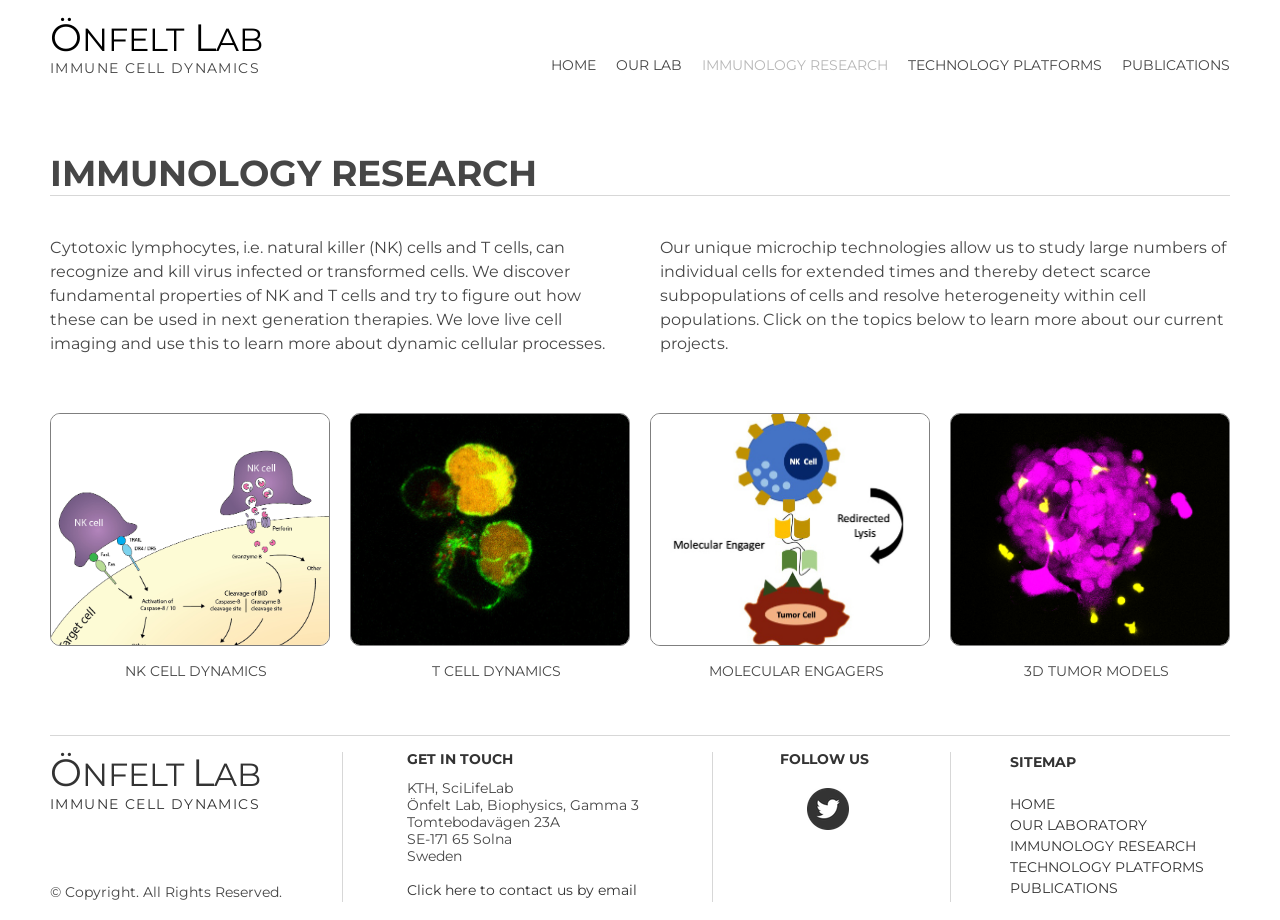
<file: immunology/index.html>
<!DOCTYPE html><html prefix="og: http://ogp.me/ns#" style="height:auto !important"><head><meta charset="utf-8"><title>IMMUNOLOGY RESEARCH | onfeltlab.com</title><meta name="robots" content="all"><meta name="generator" content="One.com Web Editor"><meta http-equiv="Cache-Control" content="must-revalidate, max-age=0, public"><meta http-equiv="Expires" content="-1"><meta name="viewport" content="width=device-width,initial-scale=1,minimum-scale=1,maximum-scale=3,user-scalable=yes" minpagewidth="1180" rendermobileview="true"><meta name="MobileOptimized" content="320"><meta name="HandheldFriendly" content="True"><meta name="format-detection" content="telephone=no"><meta property="og:type" content="website"><meta property="og:title" content="IMMUNOLOGY RESEARCH | onfeltlab.com"><meta property="og:site_name" content="onfeltlab.com"><meta property="og:url" content="https://onfelt-lab.github.io/Lab-webpage/immunology/"><meta name="twitter:card" content="summary"><meta name="twitter:title" content="IMMUNOLOGY RESEARCH | onfeltlab.com"><meta name="twitter:image:alt" content="IMMUNOLOGY RESEARCH | onfeltlab.com"><link rel="canonical" href="https://onfelt-lab.github.io/Lab-webpage/immunology/"><style>html { word-wrap: break-word; }
*, ::before, ::after { word-wrap: inherit; }
html { box-sizing: border-box; }
*, ::before, ::after { box-sizing: inherit; }
div.code { box-sizing: content-box; }
body, ul, ol, li, h1, h2, h3, h4, h5, h6, form, input, p, td, textarea { margin: 0; padding: 0; }
h1, h2, h3, h4, h5, h6 { font-size: 100%; font-weight: normal; }
ol, ul { list-style: none; }
table { border-collapse: collapse; border-spacing: 0; }
img { border: 0; }
body { -moz-osx-font-smoothing: grayscale; -webkit-font-smoothing: antialiased; }</style><style>@font-face {
    font-family: 'dropDownMenu';
    src:
    url('[data-uri]                                                                           [base64]                 aAGYBmQBmAAAAAQAAAAAAAAAAAAAAIAAAAAAAAwAAAAMAAAAcAAEAAwAAABwAAwABAAAAHAAEADgAAAAKAAgAAgACAAEAIOkB//3//wAAAAAAIOkA//3//wAB/+MXBAADAAEAAAAAAAAAAAAAAAEAAf//                                     [base64]/                                                                                                                                [base64]') format('woff');
    font-weight: normal;
    font-style: normal;
}</style><link rel="stylesheet" href="../onewebstatic/f6ecf88a5d.css"><style>@media (max-width: 650px) { body { min-width: 'initial' } body.desktopV { min-width: 1180px } }
        @media (min-width: 651px) { body { min-width: 1180px } body.mobileV { min-width: initial } }</style><link rel="stylesheet" href="../onewebstatic/3ab27fe215.css"><link rel="stylesheet" href="../onewebstatic/436841d294.css"><link rel="stylesheet" href="../onewebstatic/b4da795d81.css"><link href="../onewebstatic/google-fonts.css" rel="stylesheet"><link rel="stylesheet" href="../onewebstatic/a4675355f1.css"><style>.bodyBackground {
                            
background-image:none;
background-color:rgba(255,255,255,1);
                        }</style><script>window.WSB_PRIVACY_POLICY_PUBLISHED = true;</script><script src="../onewebstatic/e47f208c3a.js"></script><script src="../onewebstatic/f707379391.js"></script></head><body class="Preview_body__2wDzb bodyBackground" style="overflow-y:scroll;overflow-x:hidden" data-attachments="{}"><div><div data-mobile-pin="0" id="wsb-mobile-header" class="mm mm-mobile-preview"><header id="MobileHeader_container" class="MobileHeader_container__1XW3y" style="background-color:rgba(255,255,255,1)"><div class="MobileHeader_title__1avp4 MobileHeader_pageTitle__2Od2E"><span class="MobileHeader_titleText__1M62s" style="color:rgba(70,70,70,1);font-family:Montserrat;font-weight:normal;font-style:normal">IMMUNOLOGY RESEARCH</span></div><div class="MobileHeader_dummyMenuIconContainer__3mfi4"></div></header><div id="mm" class="MobileHeaderMenu_mobileMenu__21p7v" style="background-color:rgba(255,255,255,1)"><ul><li><a href="../" style="background-color:rgba(255,255,255,1);color:rgba(70,70,70,1);font-size:16px;line-height:3;font-family:Montserrat" title="Home">Home</a></li><li><a href="../ourlab/" style="background-color:rgba(255,255,255,1);color:rgba(70,70,70,1);font-size:16px;line-height:3;font-family:Montserrat" title="OUR LAB">OUR LAB</a></li><li class="expanded"><div class="MobileHeaderMenu_expandCollapseItem__2WnRW MobileHeaderMenu_current__2Nelz"><a href="./" class="MobileHeaderMenu_current__2Nelz" style="background-color:rgba(255,255,255,1);color:rgba(70,70,70,1);font-size:16px;line-height:3;font-family:Montserrat;font-weight:bold" title="IMMUNOLOGY RESEARCH">IMMUNOLOGY RESEARCH</a><div class="MobileHeaderMenu_expandCollapseContainer__1rweD" style="background-color:rgba(255,255,255,1)"><span class="MobileHeaderMenu_arrowDown__1Dv_Z" style="color:rgba(70,70,70,1);height:8px;width:8px;margin-top:-4px"></span><span class="MobileHeaderMenu_arrowUp__2THXC" style="color:rgba(70,70,70,1);height:8px;width:8px;margin-top:4px"></span></div></div><ul><li><a href="NK/" style="background-color:rgba(255,255,255,1);color:rgba(70,70,70,1);font-size:16px;line-height:3;font-family:Montserrat" title="NK cell dynamics">NK cell dynamics</a></li><li><a href="T/" style="background-color:rgba(255,255,255,1);color:rgba(70,70,70,1);font-size:16px;line-height:3;font-family:Montserrat" title="T cell dynamics">T cell dynamics</a></li><li><a href="engagers/" style="background-color:rgba(255,255,255,1);color:rgba(70,70,70,1);font-size:16px;line-height:3;font-family:Montserrat" title="Molecular Engagers">Molecular Engagers</a></li><li><a href="3d-models/" style="background-color:rgba(255,255,255,1);color:rgba(70,70,70,1);font-size:16px;line-height:3;font-family:Montserrat" title="3D Tumor Models">3D Tumor Models</a></li></ul></li><li><div class="MobileHeaderMenu_expandCollapseItem__2WnRW"><a href="../technology/" style="background-color:rgba(255,255,255,1);color:rgba(70,70,70,1);font-size:16px;line-height:3;font-family:Montserrat" title="TECHNOLOGY PLATFORMS">TECHNOLOGY PLATFORMS</a><div class="MobileHeaderMenu_expandCollapseContainer__1rweD" style="background-color:rgba(255,255,255,1)"><span class="MobileHeaderMenu_arrowDown__1Dv_Z" style="color:rgba(70,70,70,1);height:8px;width:8px;margin-top:-4px"></span><span class="MobileHeaderMenu_arrowUp__2THXC" style="color:rgba(70,70,70,1);height:8px;width:8px;margin-top:4px"></span></div></div><ul><li><a href="../technology/microwellchips/" style="background-color:rgba(255,255,255,1);color:rgba(70,70,70,1);font-size:16px;line-height:3;font-family:Montserrat" title="Microwell Chip Platform">Microwell Chip Platform</a></li><li><a href="../technology/singlecell/" style="background-color:rgba(255,255,255,1);color:rgba(70,70,70,1);font-size:16px;line-height:3;font-family:Montserrat" title="Single Cell Analysis">Single Cell Analysis</a></li><li><a href="../technology/singlecellisolation/" style="background-color:rgba(255,255,255,1);color:rgba(70,70,70,1);font-size:16px;line-height:3;font-family:Montserrat" title="Single Cell Isolation">Single Cell Isolation</a></li><li><a href="../technology/ultrasoundcellhandling/" style="background-color:rgba(255,255,255,1);color:rgba(70,70,70,1);font-size:16px;line-height:3;font-family:Montserrat" title="Ultrasound Cell Handling">Ultrasound Cell Handling</a></li></ul></li><li><a href="../publications/" style="background-color:rgba(255,255,255,1);color:rgba(70,70,70,1);font-size:16px;line-height:3;font-family:Montserrat" title="PUBLICATIONS">PUBLICATIONS</a></li></ul></div><div id="mm-overlay" class="MobileHeaderMenu_mobileMenu_overlay__3WPnz"></div><div class="MobileHeader_menuIconContainer__lc-Zq off" id="MobileHeader_burgerMenuIcon" data-active-bgcolor="rgba(70,70,70,1)" data-inactive-bgcolor="rgba(70,70,70,1)"><span style="background-color:rgba(70,70,70,1)"></span><span style="background-color:rgba(70,70,70,1)"></span><span style="background-color:rgba(70,70,70,1)"></span></div></div></div><style>.template { visibility: hidden }
body { overflow-x: hidden }</style><link rel="stylesheet" href="../onewebstatic/cd26ad12ff.css"><div class="template" data-mobile-view="true"><div class="Preview_row__3Fkye row" style="width:1180px"></div><div class="Preview_row__3Fkye row Preview_noSideMargin__2I-_n" style="min-height:119px;width:100%"><div data-id="67F56C7E-6CCC-42D9-9DD8-D9C4F7ED6AEF" data-kind="SECTION" style="width:100%;min-height:119px;left:auto;margin-top:0;margin-left:0" class="Preview_componentWrapper__2i4QI"><div id="Header" data-in-template="true" data-id="67F56C7E-6CCC-42D9-9DD8-D9C4F7ED6AEF" data-kind="Block" data-specific-kind="SECTION" data-pin="0" data-stretch="true" class="Preview_block__16Zmu"><div class="StripPreview_backgroundComponent__3YmQM Background_backgroundComponent__3_1Ea hasChildren" style="background-color:transparent;min-height:119px;padding-bottom:0" data-width="100" data-height="119"><div class="Preview_column__1KeVx col" style="min-height:100%;width:1180px;margin:0 auto"><div class="Preview_row__3Fkye row" style="min-height:119px;width:1180px"><div data-id="F4368F99-2D00-4CDF-81DD-00425CDAD22F" data-kind="BACKGROUND" style="width:1180px;min-height:119px;margin-top:0;margin-left:0" class="Preview_componentWrapper__2i4QI"><div data-in-template="true" data-id="F4368F99-2D00-4CDF-81DD-00425CDAD22F" data-kind="Block" data-specific-kind="BACKGROUND" class="Preview_block__16Zmu"><div class="BackgroundPreview_backgroundComponent__3Dr5e BackgroundPreview_bgHeight__3dD2e hasChildren" style="min-height:119px;padding-bottom:42px" data-width="1180" data-height="119"><div class="Preview_column__1KeVx col" style="min-height:100%"><div class="Preview_row__3Fkye row" style="min-height:77px;width:1180px"><div class="Preview_column__1KeVx col" style="min-height:77px;width:360px;float:left"><div data-id="C4A81E41-1314-4E67-8A71-0EAED6569AB9" data-kind="TEXT" style="width:360px;min-height:59px;margin-top:15px;margin-left:0" class="Preview_componentWrapper__2i4QI"><div data-in-template="true" data-id="C4A81E41-1314-4E67-8A71-0EAED6569AB9" data-kind="Component" data-specific-kind="TEXT" class="Preview_component__SbiKo text-align-undefined"><div data-mve-font-change="0" class="styles_contentContainer__lrPIa textnormal styles_text__3jGMu"><h1 style="line-height: 1.2; font-size: 38px; text-align: left;" class="mobile-oversized"><span class="textheading1" style="font-size: 38px; font-weight: normal;"><a class="link1" style="color: #000000;" href="../">Ö<span style="font-size: 32px;" class="mobile-oversized">NFELT</span> L<span style="font-size: 32px;" class="mobile-oversized">AB</span></a></span></h1>
<p style="line-height: 1; font-size: 14px; text-align: left;" class="mobile-undersized-upper"><span style="letter-spacing: 0.1em; color: #464646; font-size: 14px;" class="mobile-undersized-upper">IMMUNE CELL DYNAMICS</span></p></div></div></div><div style="clear:both"></div></div><div class="Preview_column__1KeVx col isExpandable" style="min-height:77px;width:820px;float:left"><div data-id="5023D822-15DF-4BE4-A879-3CE8A492EE22" data-kind="MENU" style="width:820px;min-height:24px;margin-top:53px;margin-left:0" class="Preview_componentWrapper__2i4QI"><div data-in-template="true" data-id="5023D822-15DF-4BE4-A879-3CE8A492EE22" data-kind="Component" data-specific-kind="MENU" class="Preview_mobileHide__9T929 Preview_component__SbiKo"><div class="menu menuself menuhorizontal menuhorizontalright menuverticalmiddle" style="width:820px;height:24px"><ul class="menu1"><li><a href="../"><span>Home</span></a><div class="divider"></div></li><li><a href="../ourlab/"><span>OUR LAB</span></a><div class="divider"></div></li><li><a class="selected level-0" href="./"><span>IMMUNOLOGY RESEARCH</span></a><div class="divider"></div></li><li><a href="../technology/"><span>TECHNOLOGY PLATFORMS</span></a><div class="divider"></div></li><li><a href="../publications/"><span>PUBLICATIONS</span></a></li></ul></div></div></div><div style="clear:both"></div></div><div style="clear:both"></div></div><div style="clear:both"></div></div></div></div></div></div><div style="clear:both"></div></div></div></div></div></div><div class="Preview_row__3Fkye row Preview_noSideMargin__2I-_n" style="min-height:616px;width:100%"><div data-id="D61B4BBD-8BD4-4077-BDBD-849E265EFAE9" data-kind="SECTION" style="width:100%;min-height:616px;left:auto;margin-top:0;margin-left:0" class="Preview_componentWrapper__2i4QI"><div id="Section1" data-in-template="false" data-id="D61B4BBD-8BD4-4077-BDBD-849E265EFAE9" data-kind="Block" data-specific-kind="SECTION" data-pin="0" data-stretch="true" class="Preview_block__16Zmu"><div class="StripPreview_backgroundComponent__3YmQM Background_backgroundComponent__3_1Ea hasChildren" style="background-color:transparent;min-height:616px;padding-bottom:0" data-width="100" data-height="616"><div class="Preview_column__1KeVx col" style="min-height:100%;width:1180px;margin:0 auto"><div class="Preview_row__3Fkye row" style="min-height:33px;width:1180px"><div data-id="00095E93-319A-4961-9C1A-70D6875D458A" data-kind="BACKGROUND" style="width:1180px;min-height:33px;margin-top:0;margin-left:0" class="Preview_componentWrapper__2i4QI"><div data-in-template="false" data-id="00095E93-319A-4961-9C1A-70D6875D458A" data-kind="Component" data-specific-kind="BACKGROUND" class="Preview_mobileHide__9T929 Preview_component__SbiKo"><div class="BackgroundPreview_backgroundComponent__3Dr5e BackgroundPreview_bgHeight__3dD2e" style="border-color:rgba(215,215,215,1);border-style:solid;border-width:0px 0px 0px 0px;background-clip:padding-box;min-height:33px;padding-bottom:0" data-width="1180" data-height="33"></div></div></div></div><div class="Preview_row__3Fkye row" style="min-height:43px;width:1180px"><div data-id="C0840921-2A2A-4A5D-8E6A-177565925712" data-kind="TEXT" style="width:930px;min-height:43px;margin-top:0;margin-left:0" class="Preview_componentWrapper__2i4QI"><div data-in-template="false" data-id="C0840921-2A2A-4A5D-8E6A-177565925712" data-kind="Component" data-specific-kind="TEXT" class="Preview_component__SbiKo text-align-undefined"><div data-mve-font-change="0" class="styles_contentContainer__lrPIa textnormal styles_text__3jGMu"><h2><span class="textheading2 mobile-oversized" style="font-size: 36px;">IMMUNOLOGY RESEARCH</span></h2></div></div></div></div><div class="Preview_row__3Fkye row" style="min-height:41px;width:1180px"><div data-id="F784BEF4-8289-4B2F-B08D-C2BB34C8E1BA" data-kind="BACKGROUND" style="width:1180px;min-height:41px;margin-top:0;margin-left:0" class="Preview_componentWrapper__2i4QI"><div data-in-template="false" data-id="F784BEF4-8289-4B2F-B08D-C2BB34C8E1BA" data-kind="Component" data-specific-kind="BACKGROUND" class="Preview_mobileHide__9T929 Preview_component__SbiKo"><div class="BackgroundPreview_backgroundComponent__3Dr5e BackgroundPreview_bgHeight__3dD2e" style="border-color:rgba(215,215,215,1);border-style:solid;border-width:1px 0px 0px 0px;background-clip:padding-box;min-height:41px;padding-bottom:0" data-width="1180" data-height="41"></div></div></div></div><div class="Preview_row__3Fkye row" style="min-height:144px;width:1180px"><div class="Preview_column__1KeVx col" style="min-height:144px;width:570px;float:left"><div data-id="137B7C66-B014-414E-A015-4C36874D835B" data-kind="TEXT" style="width:570px;min-height:120px;margin-top:0;margin-left:0" class="Preview_componentWrapper__2i4QI"><div data-in-template="false" data-id="137B7C66-B014-414E-A015-4C36874D835B" data-kind="Component" data-specific-kind="TEXT" class="Preview_component__SbiKo text-align-undefined"><div data-mve-font-change="0" class="styles_contentContainer__lrPIa textnormal styles_text__3jGMu"><p style="line-height: 1.5; font-size: 16px;"><span style="font-size: 16px;">Cytotoxic lymphocytes, i.e. natural killer (NK) cells and T cells, can recognize and kill virus infected or transformed cells. We discover fundamental properties of NK and T cells and try to figure out how these can be used in next generation therapies. We love live cell imaging and use this to learn more about dynamic cellular processes. </span></p></div></div></div><div style="clear:both"></div></div><div class="Preview_column__1KeVx col" style="min-height:144px;width:610px;float:left"><div data-id="7F2AF4AF-B999-4C36-BD28-972D33F24B4A" data-kind="TEXT" style="width:570px;min-height:144px;margin-top:0;margin-left:40px" class="Preview_componentWrapper__2i4QI"><div data-in-template="false" data-id="7F2AF4AF-B999-4C36-BD28-972D33F24B4A" data-kind="Component" data-specific-kind="TEXT" class="Preview_component__SbiKo text-align-null"><div data-mve-font-change="0" class="styles_contentContainer__lrPIa textnormal styles_text__3jGMu"><p style="line-height: 1.5;" class="mobile-undersized-upper"><span style="font-size: 16px;">Our unique microchip technologies allow us to study large numbers of individual cells for extended times and thereby detect scarce subpopulations of cells and resolve heterogeneity within cell populations. </span><span style="font-size: 16px;">Click on the topics below to learn more about our current projects.</span></p></div></div></div><div style="clear:both"></div></div><div style="clear:both"></div></div><div class="Preview_row__3Fkye row" style="min-height:33px;width:1180px"><div data-id="18AA6505-8782-4DCD-BCC3-A23F24AEF78A" data-kind="BACKGROUND" style="width:1180px;min-height:33px;margin-top:0;margin-left:0" class="Preview_componentWrapper__2i4QI"><div data-in-template="false" data-id="18AA6505-8782-4DCD-BCC3-A23F24AEF78A" data-kind="Component" data-specific-kind="BACKGROUND" class="Preview_mobileHide__9T929 Preview_component__SbiKo"><div class="BackgroundPreview_backgroundComponent__3Dr5e BackgroundPreview_bgHeight__3dD2e" style="border-color:rgba(215,215,215,1);border-style:solid;border-width:0px 0px 0px 0px;background-clip:padding-box;min-height:33px;padding-bottom:0" data-width="1180" data-height="33"></div></div></div></div><div class="Preview_row__3Fkye row" style="min-height:274px;width:1180px"><div data-id="5CDC9D69-2394-4D4F-94EA-40936D87FC50" data-kind="GALLERY" style="width:1180px;min-height:274px;margin-top:0;margin-left:0" class="Preview_componentWrapper__2i4QI"><div data-in-template="false" data-id="5CDC9D69-2394-4D4F-94EA-40936D87FC50" data-kind="Component" data-specific-kind="GALLERY" data-stretch="false" class="Preview_component__SbiKo"><style>.mobileV div[data-id='5CDC9D69-2394-4D4F-94EA-40936D87FC50'] .gallery .gallery-cell:nth-child(2n+1) {
                    padding: 5px 5px 5px 0 !important;
                }
                .mobileV div[data-id='5CDC9D69-2394-4D4F-94EA-40936D87FC50'] .gallery .gallery-cell:nth-child(2n+2) {
                    padding: 5px 0 5px 5px !important;
                }
                .mobileV div[data-id='5CDC9D69-2394-4D4F-94EA-40936D87FC50'] .gallery .gallery-cell:first-child {
                    padding: 0 5px 5px 0 !important;
                }
                .mobileV div[data-id='5CDC9D69-2394-4D4F-94EA-40936D87FC50'] .gallery .gallery-cell:nth-child(2) {
                    padding: 0 0 5px 5px !important;
                }
                .mobileV div[data-id='5CDC9D69-2394-4D4F-94EA-40936D87FC50'] .gallery {
                    margin-bottom: -5px !important;
                }</style><div class="gallery Gallery_gallery__2AhdO textnormal" data-captionenabled="true" data-mobile-column="2" data-columns="4" data-spacing="20" data-image-ratio="LANDSCAPE" data-original-width="1180" data-compact-view="false"><div data-index="0" class="Gallery_galleryCell__2ARa3 gallery-cell" style="width:280px;margin-left:0;margin-top:0;text-align:center"><a href="NK/" target="_self" title="NK CELL DYNAMICS" alt="NK CELL DYNAMICS"><div class="img-container" style="height:233.3px;width:280px;display:flex"><div class="Image_imageComponent__2bb7A img-wrapper" style="border-color:rgba(0,0,0,0.5);border-style:solid;border-width:1px 1px 1px 1px;border-top-left-radius:10px;border-top-right-radius:10px;border-bottom-right-radius:10px;border-bottom-left-radius:10px;width:100%;height:100%;display:flex"><img data-original-width="100%" data-original-height="100%" src="../onewebmedia/pathway%20edited%20square.jpg" srcset="../onewebmedia/pathway%20edited%20square.jpg, ../onewebmedia/pathway%20edited%20square.jpg 2x, ../onewebmedia/pathway%20edited%20square.jpg 3x" style="width:100%;height:100%;object-fit:cover" title="NK CELL DYNAMICS" alt="NK CELL DYNAMICS" role="presentation" data-loading="lazy" draggable="false" loading="lazy"></div></div><div style="position:relative" class="gallery-caption"><div class="textnormal"><div class="Gallery_galleryCaptionContainer__1UMvN"><div><div style="width:280px;border-color:rgba(0,0,0,0.5);border-style:none;border-width:1px 1px 1px 1px;border-top-left-radius:30px;border-top-right-radius:30px;border-bottom-right-radius:30px;border-bottom-left-radius:30px;padding-left:50px;padding-right:38px;padding-top:15px;padding-bottom:5px" class="Gallery_galleryCaption__2CuUb gallery-title-description-wrapper"><p style="color:#464646;font-family:Montserrat;font-size:14px;font-weight:normal;text-decoration:none;font-style:normal;line-height:1.5;text-shadow:none" class="Gallery_galleryCaption__2CuUb"><span>NK CELL DYNAMICS</span></p></div></div></div></div></div></a></div><div data-index="1" class="Gallery_galleryCell__2ARa3 gallery-cell" style="width:280px;margin-left:20px;margin-top:0;text-align:center"><a href="T/" target="_self" title="T CELL DYNAMICS" alt="T CELL DYNAMICS"><div class="img-container" style="height:233.3px;width:280px;display:flex"><div class="Image_imageComponent__2bb7A img-wrapper" style="border-color:rgba(0,0,0,0.5);border-style:solid;border-width:1px 1px 1px 1px;border-top-left-radius:10px;border-top-right-radius:10px;border-bottom-right-radius:10px;border-bottom-left-radius:10px;width:100%;height:100%;display:flex"><img data-original-width="100%" data-original-height="100%" src="../onewebmedia/%2377_Daudi-CalceinRO_aTub488_aGranzymeB647_aPerforinPB_3x_2_z11c1%2B2%2B4%2B5.jpg" srcset="../onewebmedia/%2377_Daudi-CalceinRO_aTub488_aGranzymeB647_aPerforinPB_3x_2_z11c1%2B2%2B4%2B5.jpg, ../onewebmedia/%2377_Daudi-CalceinRO_aTub488_aGranzymeB647_aPerforinPB_3x_2_z11c1%2B2%2B4%2B5.jpg 2x, ../onewebmedia/%2377_Daudi-CalceinRO_aTub488_aGranzymeB647_aPerforinPB_3x_2_z11c1%2B2%2B4%2B5.jpg 3x" style="width:100%;height:100%;object-fit:cover" title="T CELL DYNAMICS" alt="T CELL DYNAMICS" role="presentation" data-loading="lazy" draggable="false" loading="lazy"></div></div><div style="position:relative" class="gallery-caption"><div class="textnormal"><div class="Gallery_galleryCaptionContainer__1UMvN"><div><div style="width:280px;border-color:rgba(0,0,0,0.5);border-style:none;border-width:1px 1px 1px 1px;border-top-left-radius:30px;border-top-right-radius:30px;border-bottom-right-radius:30px;border-bottom-left-radius:30px;padding-left:50px;padding-right:38px;padding-top:15px;padding-bottom:5px" class="Gallery_galleryCaption__2CuUb gallery-title-description-wrapper"><p style="color:#464646;font-family:Montserrat;font-size:14px;font-weight:normal;text-decoration:none;font-style:normal;line-height:1.5;text-shadow:none" class="Gallery_galleryCaption__2CuUb"><span>T CELL DYNAMICS</span></p></div></div></div></div></div></a></div><div data-index="2" class="Gallery_galleryCell__2ARa3 gallery-cell" style="width:280px;margin-left:20px;margin-top:0;text-align:center"><a href="engagers/" target="_self" title="MOLECULAR ENGAGERS" alt="MOLECULAR ENGAGERS"><div class="img-container" style="height:233.3px;width:280px;display:flex"><div class="Image_imageComponent__2bb7A img-wrapper" style="border-color:rgba(0,0,0,0.5);border-style:solid;border-width:1px 1px 1px 1px;border-top-left-radius:10px;border-top-right-radius:10px;border-bottom-right-radius:10px;border-bottom-left-radius:10px;width:100%;height:100%;display:flex"><img data-original-width="100%" data-original-height="100%" src="../onewebmedia/Bite%20NK%20small%20square___serialized1.jpg" srcset="../onewebmedia/Bite%20NK%20small%20square___serialized1.jpg, ../onewebmedia/Bite%20NK%20small%20square___serialized1.jpg 2x, ../onewebmedia/Bite%20NK%20small%20square___serialized1.jpg 3x" style="width:100%;height:100%;object-fit:cover" title="MOLECULAR ENGAGERS" alt="MOLECULAR ENGAGERS" role="presentation" data-loading="lazy" draggable="false" loading="lazy"></div></div><div style="position:relative" class="gallery-caption"><div class="textnormal"><div class="Gallery_galleryCaptionContainer__1UMvN"><div><div style="width:280px;border-color:rgba(0,0,0,0.5);border-style:none;border-width:1px 1px 1px 1px;border-top-left-radius:30px;border-top-right-radius:30px;border-bottom-right-radius:30px;border-bottom-left-radius:30px;padding-left:50px;padding-right:38px;padding-top:15px;padding-bottom:5px" class="Gallery_galleryCaption__2CuUb gallery-title-description-wrapper"><p style="color:#464646;font-family:Montserrat;font-size:14px;font-weight:normal;text-decoration:none;font-style:normal;line-height:1.5;text-shadow:none" class="Gallery_galleryCaption__2CuUb"><span>MOLECULAR ENGAGERS</span></p></div></div></div></div></div></a></div><div data-index="3" class="Gallery_galleryCell__2ARa3 gallery-cell" style="width:280px;margin-left:20px;margin-top:0;text-align:center"><a href="3d-models/" target="_self" title="3D TUMOR MODELS" alt="3D TUMOR MODELS"><div class="img-container" style="height:233.3px;width:280px;display:flex"><div class="Image_imageComponent__2bb7A img-wrapper" style="border-color:rgba(0,0,0,0.5);border-style:solid;border-width:1px 1px 1px 1px;border-top-left-radius:10px;border-top-right-radius:10px;border-bottom-right-radius:10px;border-bottom-left-radius:10px;width:100%;height:100%;display:flex"><img data-original-width="100%" data-original-height="100%" src="../onewebmedia/Spheroid___serialized3.png" srcset="../onewebmedia/Spheroid___serialized3.png, ../onewebmedia/Spheroid___serialized3.png 2x, ../onewebmedia/Spheroid___serialized3.png 3x" style="width:100%;height:100%;object-fit:cover" title="3D TUMOR MODELS" alt="3D TUMOR MODELS" role="presentation" data-loading="lazy" draggable="false" loading="lazy"></div></div><div style="position:relative" class="gallery-caption"><div class="textnormal"><div class="Gallery_galleryCaptionContainer__1UMvN"><div><div style="width:280px;border-color:rgba(0,0,0,0.5);border-style:none;border-width:1px 1px 1px 1px;border-top-left-radius:30px;border-top-right-radius:30px;border-bottom-right-radius:30px;border-bottom-left-radius:30px;padding-left:50px;padding-right:38px;padding-top:15px;padding-bottom:5px" class="Gallery_galleryCaption__2CuUb gallery-title-description-wrapper"><p style="color:#464646;font-family:Montserrat;font-size:14px;font-weight:normal;text-decoration:none;font-style:normal;line-height:1.5;text-shadow:none" class="Gallery_galleryCaption__2CuUb"><span>3D TUMOR MODELS</span></p></div></div></div></div></div></a></div></div></div></div></div><div class="Preview_row__3Fkye row" style="min-height:48px;width:1180px"><div data-id="5D28BD31-68F8-46B6-A2ED-B5A3768FEA64" data-kind="BACKGROUND" style="width:1180px;min-height:33px;margin-top:15px;margin-left:0" class="Preview_componentWrapper__2i4QI"><div data-in-template="false" data-id="5D28BD31-68F8-46B6-A2ED-B5A3768FEA64" data-kind="Component" data-specific-kind="BACKGROUND" class="Preview_mobileHide__9T929 Preview_component__SbiKo"><div class="BackgroundPreview_backgroundComponent__3Dr5e BackgroundPreview_bgHeight__3dD2e" style="border-color:rgba(215,215,215,1);border-style:solid;border-width:0px 0px 0px 0px;background-clip:padding-box;min-height:33px;padding-bottom:0" data-width="1180" data-height="33"></div></div></div></div><div style="clear:both"></div></div></div></div></div></div><div class="Preview_row__3Fkye row Preview_noSideMargin__2I-_n" style="min-height:183px;width:100%"><div data-id="0AA5B327-B047-4327-ADEA-21DD52CE54A0" data-kind="SECTION" style="width:100%;min-height:183px;left:auto;margin-top:0;margin-left:0" class="Preview_componentWrapper__2i4QI"><div id="Footer" data-in-template="true" data-id="0AA5B327-B047-4327-ADEA-21DD52CE54A0" data-kind="Block" data-specific-kind="SECTION" data-pin="0" data-stretch="true" class="Preview_block__16Zmu"><div class="StripPreview_backgroundComponent__3YmQM Background_backgroundComponent__3_1Ea hasChildren" style="background-color:transparent;min-height:183px;padding-bottom:0" data-width="100" data-height="183"><div class="Preview_column__1KeVx col" style="min-height:100%;width:1180px;margin:0 auto"><div class="Preview_row__3Fkye row" style="min-height:15px;width:1180px"><div data-id="0E93AD50-3F5E-442E-A696-5EA870FE3696" data-kind="BACKGROUND" style="width:1180px;min-height:15px;margin-top:0;margin-left:0" class="Preview_componentWrapper__2i4QI"><div data-in-template="true" data-id="0E93AD50-3F5E-442E-A696-5EA870FE3696" data-kind="Component" data-specific-kind="BACKGROUND" class="Preview_mobileHide__9T929 Preview_component__SbiKo"><div class="BackgroundPreview_backgroundComponent__3Dr5e BackgroundPreview_bgHeight__3dD2e" style="border-color:rgba(215,215,215,1);border-style:solid;border-width:1px 0px 0px 0px;background-clip:padding-box;min-height:15px;padding-bottom:0" data-width="1180" data-height="15"></div></div></div></div><div class="Preview_row__3Fkye row" style="min-height:152px;width:1180px"><div class="Preview_column__1KeVx col" style="min-height:152px;width:270px;float:left"><div class="Preview_row__3Fkye row" style="min-height:61px;width:270px"><div data-id="2C0B6B53-B870-43CD-8BE2-6A2641A6BC06" data-kind="TEXT" style="width:270px;min-height:61px;margin-top:0;margin-left:0" class="Preview_componentWrapper__2i4QI"><div data-in-template="true" data-id="2C0B6B53-B870-43CD-8BE2-6A2641A6BC06" data-kind="Component" data-specific-kind="TEXT" class="Preview_component__SbiKo text-align-undefined"><div data-mve-font-change="0" class="styles_contentContainer__lrPIa textnormal styles_text__3jGMu"><h1 class="textheading1" style="line-height: 1.2; font-size: 32px;"><span class="textheading1" style="font-weight: normal; letter-spacing: normal; font-size: 32px;"><a class="link1" href="../"><span style="font-size: 38px;" class="mobile-oversized">Ö</span>NFELT <span style="font-size: 38px;" class="mobile-oversized">L</span>AB</a></span></h1>
<p style="line-height: 1.2;" class="mobile-undersized-upper"><span style="letter-spacing: 0.1em;"><a class="link1" href="../">IMMUNE CELL DYNAMICS</a></span></p></div></div></div></div><div class="Preview_row__3Fkye row" style="min-height:91px;width:270px"><div data-id="D09744E7-B95B-4CFB-BE66-F27EC6725021" data-kind="TEXT" style="width:270px;min-height:20px;margin-top:71px;margin-left:0" class="Preview_componentWrapper__2i4QI"><div data-in-template="true" data-id="D09744E7-B95B-4CFB-BE66-F27EC6725021" data-kind="Component" data-specific-kind="TEXT" class="Preview_component__SbiKo text-align-undefined"><div data-mve-font-change="0" class="styles_contentContainer__lrPIa textnormal styles_text__3jGMu"><p style="text-align: left;" class="mobile-undersized-upper"><span style="font-size: 14px;" class="mobile-undersized-upper">© Copyright. All Rights Reserved.</span></p></div></div></div></div><div style="clear:both"></div></div><div class="Preview_column__1KeVx col" style="min-height:152px;width:23px;float:left"><div data-id="B6D2A147-2E08-4286-9845-71C758C8BCA3" data-kind="BACKGROUND" style="width:23px;min-height:150px;margin-top:2px;margin-left:0" class="Preview_componentWrapper__2i4QI"><div data-in-template="true" data-id="B6D2A147-2E08-4286-9845-71C758C8BCA3" data-kind="Component" data-specific-kind="BACKGROUND" class="Preview_mobileHide__9T929 Preview_component__SbiKo"><div class="BackgroundPreview_backgroundComponent__3Dr5e BackgroundPreview_bgHeight__3dD2e" style="border-color:rgba(215,215,215,1);border-style:solid;border-width:0px 1px 0px 0px;background-clip:padding-box;min-height:150px;padding-bottom:0" data-width="23" data-height="150"></div></div></div><div style="clear:both"></div></div><div class="Preview_column__1KeVx col" style="min-height:152px;width:347px;float:left"><div class="Preview_row__3Fkye row" style="min-height:126px;width:347px"><div data-id="79E0C325-575D-424E-8774-41830A37F06D" data-kind="TEXT" style="width:283px;min-height:124px;margin-top:2px;margin-left:64px" class="Preview_componentWrapper__2i4QI"><div data-in-template="true" data-id="79E0C325-575D-424E-8774-41830A37F06D" data-kind="Component" data-specific-kind="TEXT" class="Preview_component__SbiKo text-align-undefined"><div data-mve-font-change="0" class="styles_contentContainer__lrPIa textnormal styles_text__3jGMu"><h3 style="line-height: 1;"><span class="textheading3 mobile-undersized-upper">GET IN TOUCH</span></h3>
<p style="line-height: 1;" class="mobile-undersized-upper"><br></p>
<p class="mobile-undersized-upper">KTH, SciLifeLab<br>Önfelt Lab, Biophysics, Gamma 3&nbsp;<br>Tomtebodavägen 23A<br>SE-171 65 Solna<br>Sweden</p></div></div></div></div><div class="Preview_row__3Fkye row" style="min-height:26px;width:347px"><div data-id="B37A91F6-48C7-4DE7-825B-0E6DB953D3EB" data-kind="TEXT" style="width:263px;min-height:20px;margin-top:6px;margin-left:64px" class="Preview_componentWrapper__2i4QI"><div data-in-template="true" data-id="B37A91F6-48C7-4DE7-825B-0E6DB953D3EB" data-kind="Component" data-specific-kind="TEXT" class="Preview_component__SbiKo text-align-undefined"><div data-mve-font-change="0" class="styles_contentContainer__lrPIa textnormal styles_text__3jGMu"><p style="text-align: left;" class="mobile-undersized-upper"><span style="font-size: 14px;" class="mobile-undersized-upper"><a class="link1" href="mailto:onfelt@kth.se">Click here to contact us by email</a></span></p></div></div></div></div><div style="clear:both"></div></div><div class="Preview_column__1KeVx col" style="min-height:152px;width:23px;float:left"><div data-id="32089218-62AA-4EF8-B6BA-5F37C05B68D8" data-kind="BACKGROUND" style="width:23px;min-height:150px;margin-top:2px;margin-left:0" class="Preview_componentWrapper__2i4QI"><div data-in-template="true" data-id="32089218-62AA-4EF8-B6BA-5F37C05B68D8" data-kind="Component" data-specific-kind="BACKGROUND" class="Preview_mobileHide__9T929 Preview_component__SbiKo"><div class="BackgroundPreview_backgroundComponent__3Dr5e BackgroundPreview_bgHeight__3dD2e" style="border-color:rgba(215,215,215,1);border-style:solid;border-width:0px 1px 0px 0px;background-clip:padding-box;min-height:150px;padding-bottom:0" data-width="23" data-height="150"></div></div></div><div style="clear:both"></div></div><div class="Preview_column__1KeVx col" style="min-height:152px;width:162px;float:left"><div class="Preview_row__3Fkye row" style="min-height:22px;width:162px"><div data-id="9EE2FC34-605D-4756-91B8-5338F12A1AC6" data-kind="TEXT" style="width:95px;min-height:20px;margin-top:2px;margin-left:67px" class="Preview_componentWrapper__2i4QI"><div data-in-template="true" data-id="9EE2FC34-605D-4756-91B8-5338F12A1AC6" data-kind="Component" data-specific-kind="TEXT" class="Preview_component__SbiKo text-align-undefined"><div data-mve-font-change="0" class="styles_contentContainer__lrPIa textnormal styles_text__3jGMu"><h3 style="line-height: 1;"><span class="textheading3 mobile-undersized-upper">FOLLOW US</span></h3></div></div></div></div><div class="Preview_row__3Fkye row" style="min-height:58px;width:162px"><div data-id="83D4CBFE-2CC1-441B-BA3E-519E648234E4" data-kind="IMAGE" style="width:42px;min-height:42px;margin-top:16px;margin-left:94px" class="Preview_componentWrapper__2i4QI"><div data-in-template="true" data-id="83D4CBFE-2CC1-441B-BA3E-519E648234E4" data-kind="Component" data-specific-kind="IMAGE" class="Preview_component__SbiKo"><div class="Mobile_imageComponent__QXWk1 Mobile_cropMode__cLuJp" style="overflow:hidden" data-width="42" data-height="42"><a href="https://twitter.com/OnfeltLab" target="_self" alt="" data-stop-propagation="true"><img loading="lazy" role="presentation" data-scalestrategy="crop" style="margin-top:0px;margin-left:0px;display:block;margin:0" src="../onewebstatic/a95558b30c.png" srcset="../onewebstatic/a95558b30c.png, ../onewebstatic/895a680b72.png 2x, ../onewebstatic/25f931105a.png 3x" height="42" width="42" data-width="42" data-height="42"></a></div></div></div></div><div style="clear:both"></div></div><div class="Preview_column__1KeVx col" style="min-height:152px;width:76px;float:left"><div data-id="0037AFE2-99D3-4FE3-AFA2-E3F15E8FEFA4" data-kind="BACKGROUND" style="width:23px;min-height:150px;margin-top:2px;margin-left:53px" class="Preview_componentWrapper__2i4QI"><div data-in-template="true" data-id="0037AFE2-99D3-4FE3-AFA2-E3F15E8FEFA4" data-kind="Component" data-specific-kind="BACKGROUND" class="Preview_mobileHide__9T929 Preview_component__SbiKo"><div class="BackgroundPreview_backgroundComponent__3Dr5e BackgroundPreview_bgHeight__3dD2e" style="border-color:rgba(215,215,215,1);border-style:solid;border-width:0px 1px 0px 0px;background-clip:padding-box;min-height:150px;padding-bottom:0" data-width="23" data-height="150"></div></div></div><div style="clear:both"></div></div><div class="Preview_column__1KeVx col" style="min-height:152px;width:271px;float:left"><div data-id="0AA43D20-341D-4AD0-9023-150EBC2D5306" data-kind="TEXT" style="width:212px;min-height:150px;margin-top:2px;margin-left:59px" class="Preview_componentWrapper__2i4QI"><div data-in-template="true" data-id="0AA43D20-341D-4AD0-9023-150EBC2D5306" data-kind="Component" data-specific-kind="TEXT" class="Preview_component__SbiKo text-align-undefined"><div data-mve-font-change="0" class="styles_contentContainer__lrPIa textnormal styles_text__3jGMu"><h3 style="line-height: 1.5;"><span class="textheading3 mobile-undersized-upper">SITEMAP</span></h3>
<p style="line-height: 1.5;" class="mobile-undersized-upper"><br></p>
<p style="line-height: 1.5;" class="mobile-undersized-upper"><a class="link1" href="../">HOME</a></p>
<p style="line-height: 1.5;" class="mobile-undersized-upper"><a class="link1" href="../ourlab/">OUR LABORATORY</a></p>
<p style="line-height: 1.5;" class="mobile-undersized-upper"><a class="link1" href="./">IMMUNOLOGY RESEARCH</a></p>
<p style="line-height: 1.5;" class="mobile-undersized-upper"><a class="link1" href="../technology/">TECHNOLOGY PLATFORMS</a></p>
<p style="line-height: 1.5;" class="mobile-undersized-upper"><a class="link1" href="../publications/">PUBLICATIONS</a></p></div></div></div><div style="clear:both"></div></div><div style="clear:both"></div></div><div class="Preview_row__3Fkye row" style="min-height:16px;width:1180px"><div data-id="43604AEF-5617-4CD1-96DB-2F190DF60643" data-kind="BACKGROUND" style="width:1180px;min-height:16px;margin-top:0;margin-left:0" class="Preview_componentWrapper__2i4QI"><div data-in-template="true" data-id="43604AEF-5617-4CD1-96DB-2F190DF60643" data-kind="Component" data-specific-kind="BACKGROUND" class="Preview_mobileHide__9T929 Preview_component__SbiKo"><div class="BackgroundPreview_backgroundComponent__3Dr5e BackgroundPreview_bgHeight__3dD2e" style="border-color:rgba(215,215,215,1);border-style:none;border-width:1px 0px 0px 0px;min-height:16px;padding-bottom:0" data-width="1180" data-height="16"></div></div></div></div><div style="clear:both"></div></div></div></div></div></div></div><div class="publishOnlyComponents"><div data-testid="empty-cart-component"></div></div><script src="../onewebstatic/a2cf72ae9c.js"></script><script src="../onewebstatic/d8aaffab41.js"></script><script src="../onewebstatic/6499ecfb0a.js"></script><script src="../onewebstatic/a966beca17.js"></script><script src="../onewebstatic/0cc6b0fe94.js"></script><script src="../onewebstatic/3ca735d8af.js"></script><script src="../onewebstatic/79d2b8e633.js"></script><script src="../onewebstatic/40bfe3a069.js"></script><script src="../onewebstatic/f568dac167.js"></script><script src="../onewebstatic/754da52d3a.js"></script><script src="../onewebstatic/6563f65d21.js"></script><script src="../onewebstatic/cbd6cd157d.js"></script><script>window._mobileEditorData={"data":{"F4368F99-2D00-4CDF-81DD-00425CDAD22F":["C4A81E41-1314-4E67-8A71-0EAED6569AB9"],"67F56C7E-6CCC-42D9-9DD8-D9C4F7ED6AEF":["F4368F99-2D00-4CDF-81DD-00425CDAD22F"],"0AA5B327-B047-4327-ADEA-21DD52CE54A0":["2C0B6B53-B870-43CD-8BE2-6A2641A6BC06","D09744E7-B95B-4CFB-BE66-F27EC6725021","79E0C325-575D-424E-8774-41830A37F06D","B37A91F6-48C7-4DE7-825B-0E6DB953D3EB","9EE2FC34-605D-4756-91B8-5338F12A1AC6","83D4CBFE-2CC1-441B-BA3E-519E648234E4","0AA43D20-341D-4AD0-9023-150EBC2D5306"],"D61B4BBD-8BD4-4077-BDBD-849E265EFAE9":["C0840921-2A2A-4A5D-8E6A-177565925712","137B7C66-B014-414E-A015-4C36874D835B","7F2AF4AF-B999-4C36-BD28-972D33F24B4A","5CDC9D69-2394-4D4F-94EA-40936D87FC50"],"32A90631-14BC-44C6-A4B0-3779776A1D7F":["67F56C7E-6CCC-42D9-9DD8-D9C4F7ED6AEF","D61B4BBD-8BD4-4077-BDBD-849E265EFAE9","0AA5B327-B047-4327-ADEA-21DD52CE54A0"]},"wrappedCmpsMap":{"C4A81E41-1314-4E67-8A71-0EAED6569AB9":[],"C0840921-2A2A-4A5D-8E6A-177565925712":[],"137B7C66-B014-414E-A015-4C36874D835B":[],"7F2AF4AF-B999-4C36-BD28-972D33F24B4A":[],"2C0B6B53-B870-43CD-8BE2-6A2641A6BC06":[],"D09744E7-B95B-4CFB-BE66-F27EC6725021":[],"79E0C325-575D-424E-8774-41830A37F06D":[],"B37A91F6-48C7-4DE7-825B-0E6DB953D3EB":[],"9EE2FC34-605D-4756-91B8-5338F12A1AC6":[],"0AA43D20-341D-4AD0-9023-150EBC2D5306":[]},"root":"32A90631-14BC-44C6-A4B0-3779776A1D7F","styles":{"F4368F99-2D00-4CDF-81DD-00425CDAD22F":{"marginTop":18,"marginBottom":18},"C4A81E41-1314-4E67-8A71-0EAED6569AB9":{"marginTop":35,"marginBottom":35},"D61B4BBD-8BD4-4077-BDBD-849E265EFAE9":{"marginTop":0},"137B7C66-B014-414E-A015-4C36874D835B":{"marginTop":20},"7F2AF4AF-B999-4C36-BD28-972D33F24B4A":{"marginTop":20},"5CDC9D69-2394-4D4F-94EA-40936D87FC50":{"marginTop":20,"marginBottom":18},"C0840921-2A2A-4A5D-8E6A-177565925712":{"marginTop":35},"0AA5B327-B047-4327-ADEA-21DD52CE54A0":{"marginTop":0},"D09744E7-B95B-4CFB-BE66-F27EC6725021":{"marginTop":20},"79E0C325-575D-424E-8774-41830A37F06D":{"marginTop":20},"B37A91F6-48C7-4DE7-825B-0E6DB953D3EB":{"marginTop":20},"9EE2FC34-605D-4756-91B8-5338F12A1AC6":{"marginTop":20},"83D4CBFE-2CC1-441B-BA3E-519E648234E4":{"marginTop":20},"0AA43D20-341D-4AD0-9023-150EBC2D5306":{"marginTop":20,"marginBottom":35},"2C0B6B53-B870-43CD-8BE2-6A2641A6BC06":{"marginTop":35}},"groups":{},"settings":{}}</script><script src="../onewebstatic/9761174e65.js"></script><script src="../onewebstatic/50a91946f6.js"></script><script src="../onewebstatic/c11b17c5d2.js"></script><script src="../onewebstatic/79575a4ba3.js"></script><script src="../onewebstatic/9fd7509069.js"></script><script src="../onewebstatic/f325d37433.js"></script><script src="../onewebstatic/ac03fb8dec.js" id="mobileBackgroundLiner" data-params="{&quot;bodyBackgroundClassName&quot;:&quot;bodyBackground&quot;,&quot;linerClassName&quot;:&quot;Preview_bodyBackgroundLiner__1bYbS&quot;,&quot;scrollEffect&quot;:null}"></script><div id="tracking-scripts-container">
                    <script key="g-tag-load-lib-script">
                        
                    </script>
                    <script key="f-pixel-script">
                        
                    </script>
                    <script key="sitWit-script">
                        
                    </script>
                    <script key="kliken-script">
                        
                    </script>
                    </div><div></div></body></html>
</file>
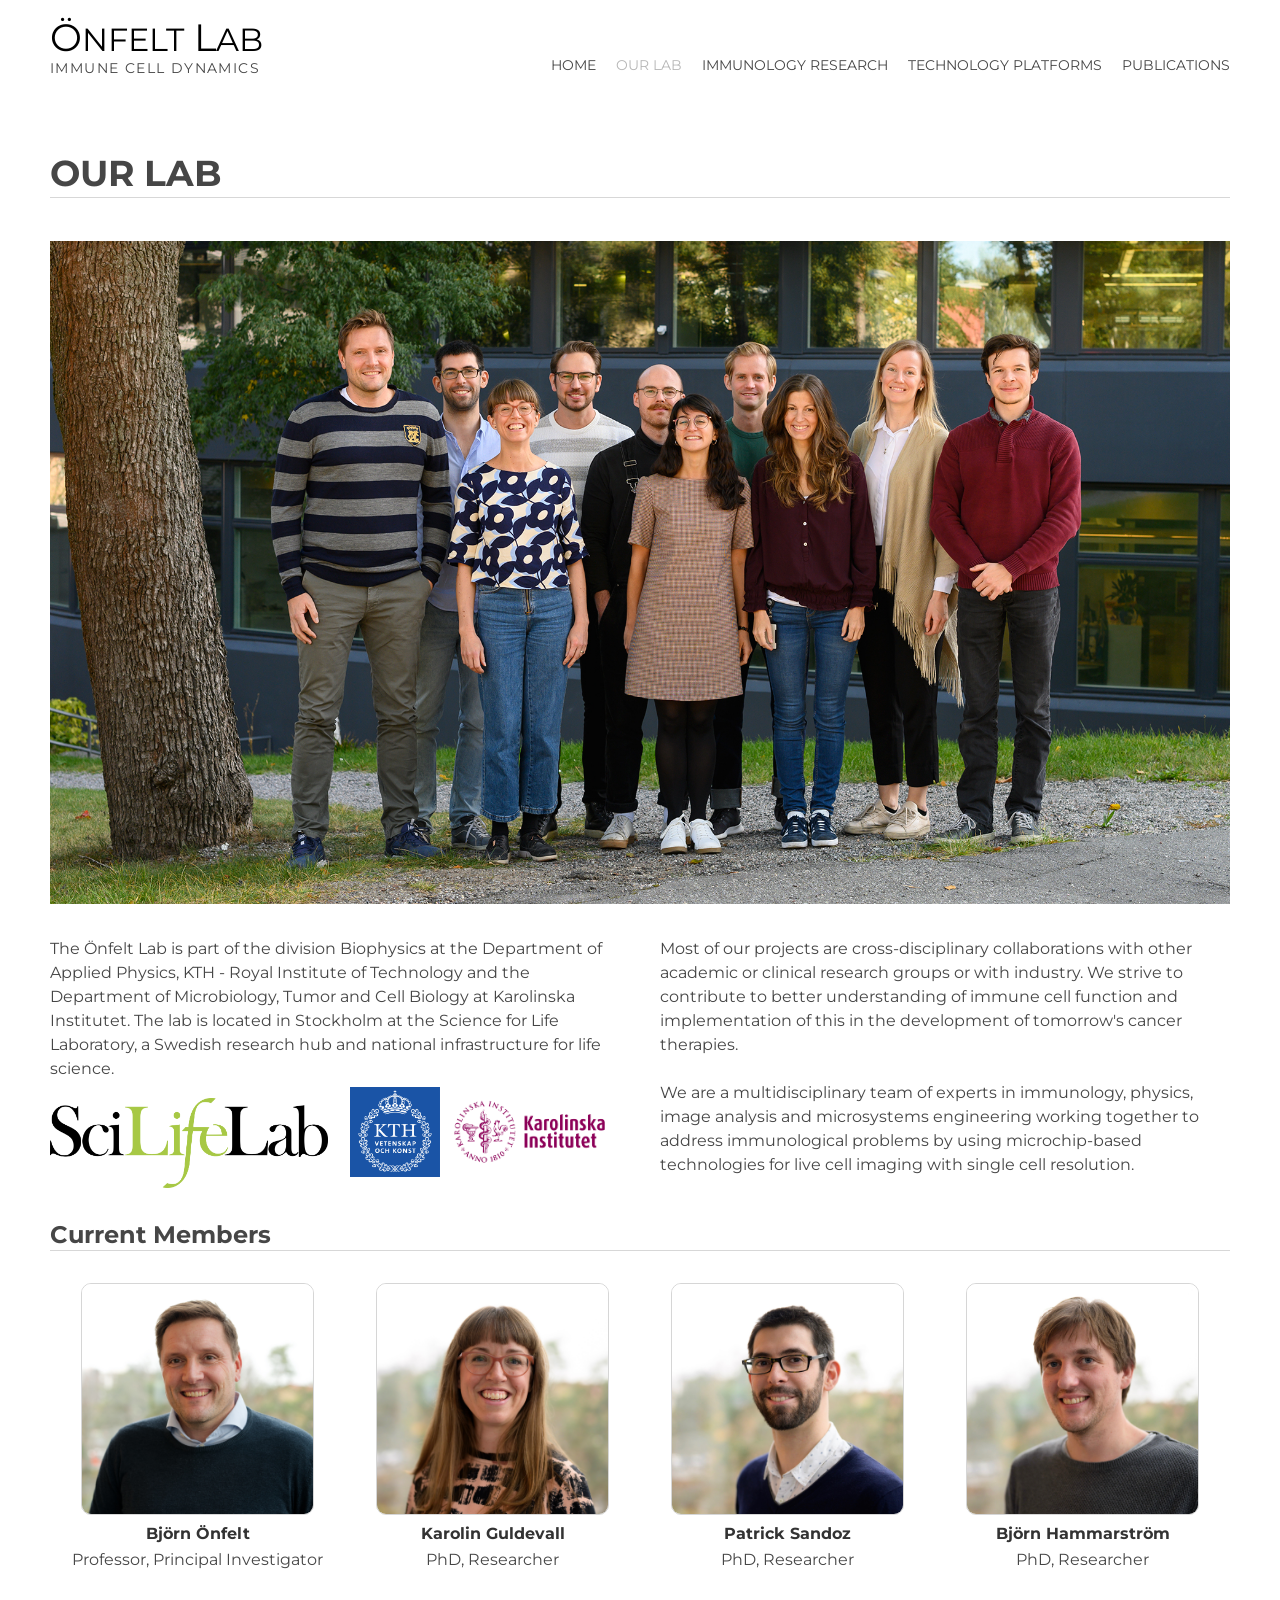
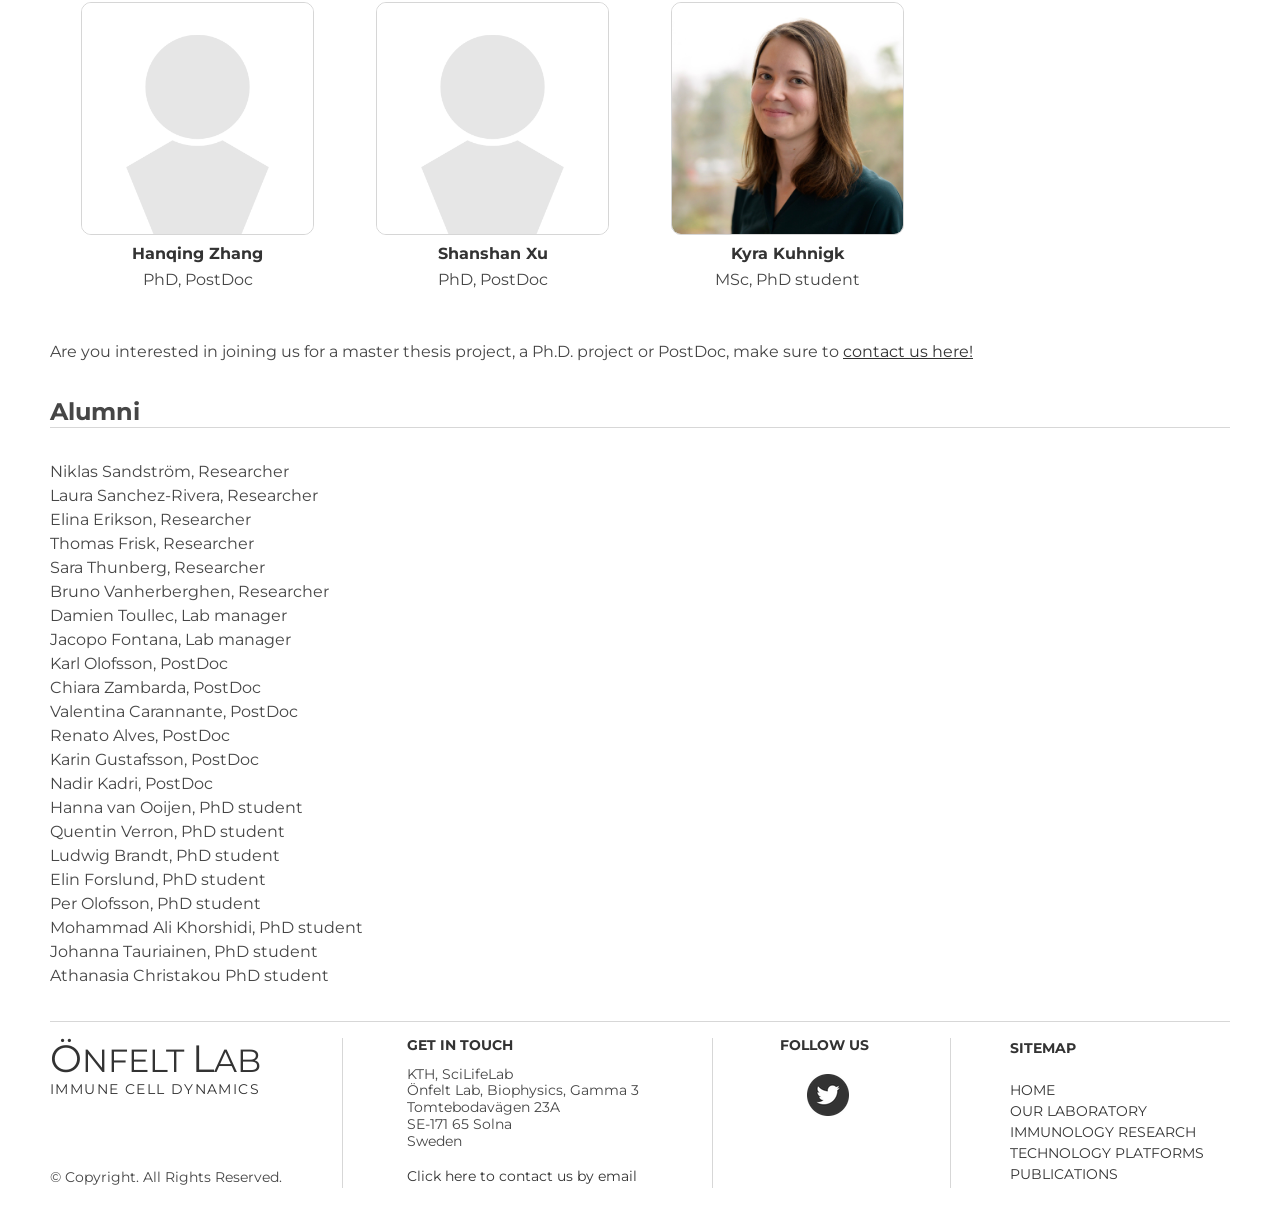
<file: ourlab/index.html>
<!DOCTYPE html><html prefix="og: http://ogp.me/ns#" style="height:auto !important"><head><meta charset="utf-8"><title>OUR LAB | onfeltlab.com</title><meta name="robots" content="all"><meta name="generator" content="One.com Web Editor"><meta http-equiv="Cache-Control" content="must-revalidate, max-age=0, public"><meta http-equiv="Expires" content="-1"><meta name="viewport" content="width=device-width,initial-scale=1,minimum-scale=1,maximum-scale=3,user-scalable=yes" minpagewidth="1180" rendermobileview="true"><meta name="MobileOptimized" content="320"><meta name="HandheldFriendly" content="True"><meta name="format-detection" content="telephone=no"><meta property="og:type" content="website"><meta property="og:title" content="OUR LAB | onfeltlab.com"><meta property="og:site_name" content="onfeltlab.com"><meta property="og:url" content="https://onfelt-lab.github.io/Lab-webpage/ourlab/"><meta name="twitter:card" content="summary"><meta name="twitter:title" content="OUR LAB | onfeltlab.com"><meta name="twitter:image:alt" content="OUR LAB | onfeltlab.com"><link rel="canonical" href="https://onfelt-lab.github.io/Lab-webpage/ourlab/"><style>html { word-wrap: break-word; }
*, ::before, ::after { word-wrap: inherit; }
html { box-sizing: border-box; }
*, ::before, ::after { box-sizing: inherit; }
div.code { box-sizing: content-box; }
body, ul, ol, li, h1, h2, h3, h4, h5, h6, form, input, p, td, textarea { margin: 0; padding: 0; }
h1, h2, h3, h4, h5, h6 { font-size: 100%; font-weight: normal; }
ol, ul { list-style: none; }
table { border-collapse: collapse; border-spacing: 0; }
img { border: 0; }
body { -moz-osx-font-smoothing: grayscale; -webkit-font-smoothing: antialiased; }</style><style>@font-face {
    font-family: 'dropDownMenu';
    src:
    url('[data-uri]                                                                           [base64]                 aAGYBmQBmAAAAAQAAAAAAAAAAAAAAIAAAAAAAAwAAAAMAAAAcAAEAAwAAABwAAwABAAAAHAAEADgAAAAKAAgAAgACAAEAIOkB//3//wAAAAAAIOkA//3//wAB/+MXBAADAAEAAAAAAAAAAAAAAAEAAf//                                     [base64]/                                                                                                                                [base64]') format('woff');
    font-weight: normal;
    font-style: normal;
}</style><link rel="stylesheet" href="../onewebstatic/bc76361734.css"><style>@media (max-width: 650px) { body { min-width: 'initial' } body.desktopV { min-width: 1180px } }
        @media (min-width: 651px) { body { min-width: 1180px } body.mobileV { min-width: initial } }</style><link rel="stylesheet" href="../onewebstatic/3ab27fe215.css"><link rel="stylesheet" href="../onewebstatic/436841d294.css"><link rel="stylesheet" href="../onewebstatic/b4da795d81.css"><link href="../onewebstatic/google-fonts.css" rel="stylesheet"><link rel="stylesheet" href="../onewebstatic/a4675355f1.css"><style>.bodyBackground {
                            
background-image:none;
background-color:rgba(255,255,255,1);
                        }</style><script>window.WSB_PRIVACY_POLICY_PUBLISHED = true;</script><script src="../onewebstatic/e47f208c3a.js"></script><script src="../onewebstatic/f707379391.js"></script></head><body class="Preview_body__2wDzb bodyBackground" style="overflow-y:scroll;overflow-x:hidden" data-attachments="{}"><div><div data-mobile-pin="0" id="wsb-mobile-header" class="mm mm-mobile-preview"><header id="MobileHeader_container" class="MobileHeader_container__1XW3y" style="background-color:rgba(255,255,255,1)"><div class="MobileHeader_title__1avp4 MobileHeader_pageTitle__2Od2E"><span class="MobileHeader_titleText__1M62s" style="color:rgba(70,70,70,1);font-family:Montserrat;font-weight:normal;font-style:normal">OUR LAB</span></div><div class="MobileHeader_dummyMenuIconContainer__3mfi4"></div></header><div id="mm" class="MobileHeaderMenu_mobileMenu__21p7v" style="background-color:rgba(255,255,255,1)"><ul><li><a href="../" style="background-color:rgba(255,255,255,1);color:rgba(70,70,70,1);font-size:16px;line-height:3;font-family:Montserrat" title="Home">Home</a></li><li><a href="./" class="MobileHeaderMenu_current__2Nelz" style="background-color:rgba(255,255,255,1);color:rgba(70,70,70,1);font-size:16px;line-height:3;font-family:Montserrat;font-weight:bold" title="OUR LAB">OUR LAB</a></li><li><div class="MobileHeaderMenu_expandCollapseItem__2WnRW"><a href="../immunology/" style="background-color:rgba(255,255,255,1);color:rgba(70,70,70,1);font-size:16px;line-height:3;font-family:Montserrat" title="IMMUNOLOGY RESEARCH">IMMUNOLOGY RESEARCH</a><div class="MobileHeaderMenu_expandCollapseContainer__1rweD" style="background-color:rgba(255,255,255,1)"><span class="MobileHeaderMenu_arrowDown__1Dv_Z" style="color:rgba(70,70,70,1);height:8px;width:8px;margin-top:-4px"></span><span class="MobileHeaderMenu_arrowUp__2THXC" style="color:rgba(70,70,70,1);height:8px;width:8px;margin-top:4px"></span></div></div><ul><li><a href="../immunology/NK/" style="background-color:rgba(255,255,255,1);color:rgba(70,70,70,1);font-size:16px;line-height:3;font-family:Montserrat" title="NK cell dynamics">NK cell dynamics</a></li><li><a href="../immunology/T/" style="background-color:rgba(255,255,255,1);color:rgba(70,70,70,1);font-size:16px;line-height:3;font-family:Montserrat" title="T cell dynamics">T cell dynamics</a></li><li><a href="../immunology/engagers/" style="background-color:rgba(255,255,255,1);color:rgba(70,70,70,1);font-size:16px;line-height:3;font-family:Montserrat" title="Molecular Engagers">Molecular Engagers</a></li><li><a href="../immunology/3d-models/" style="background-color:rgba(255,255,255,1);color:rgba(70,70,70,1);font-size:16px;line-height:3;font-family:Montserrat" title="3D Tumor Models">3D Tumor Models</a></li></ul></li><li><div class="MobileHeaderMenu_expandCollapseItem__2WnRW"><a href="../technology/" style="background-color:rgba(255,255,255,1);color:rgba(70,70,70,1);font-size:16px;line-height:3;font-family:Montserrat" title="TECHNOLOGY PLATFORMS">TECHNOLOGY PLATFORMS</a><div class="MobileHeaderMenu_expandCollapseContainer__1rweD" style="background-color:rgba(255,255,255,1)"><span class="MobileHeaderMenu_arrowDown__1Dv_Z" style="color:rgba(70,70,70,1);height:8px;width:8px;margin-top:-4px"></span><span class="MobileHeaderMenu_arrowUp__2THXC" style="color:rgba(70,70,70,1);height:8px;width:8px;margin-top:4px"></span></div></div><ul><li><a href="../technology/microwellchips/" style="background-color:rgba(255,255,255,1);color:rgba(70,70,70,1);font-size:16px;line-height:3;font-family:Montserrat" title="Microwell Chip Platform">Microwell Chip Platform</a></li><li><a href="../technology/singlecell/" style="background-color:rgba(255,255,255,1);color:rgba(70,70,70,1);font-size:16px;line-height:3;font-family:Montserrat" title="Single Cell Analysis">Single Cell Analysis</a></li><li><a href="../technology/singlecellisolation/" style="background-color:rgba(255,255,255,1);color:rgba(70,70,70,1);font-size:16px;line-height:3;font-family:Montserrat" title="Single Cell Isolation">Single Cell Isolation</a></li><li><a href="../technology/ultrasoundcellhandling/" style="background-color:rgba(255,255,255,1);color:rgba(70,70,70,1);font-size:16px;line-height:3;font-family:Montserrat" title="Ultrasound Cell Handling">Ultrasound Cell Handling</a></li></ul></li><li><a href="../publications/" style="background-color:rgba(255,255,255,1);color:rgba(70,70,70,1);font-size:16px;line-height:3;font-family:Montserrat" title="PUBLICATIONS">PUBLICATIONS</a></li></ul></div><div id="mm-overlay" class="MobileHeaderMenu_mobileMenu_overlay__3WPnz"></div><div class="MobileHeader_menuIconContainer__lc-Zq off" id="MobileHeader_burgerMenuIcon" data-active-bgcolor="rgba(70,70,70,1)" data-inactive-bgcolor="rgba(70,70,70,1)"><span style="background-color:rgba(70,70,70,1)"></span><span style="background-color:rgba(70,70,70,1)"></span><span style="background-color:rgba(70,70,70,1)"></span></div></div></div><style>.template { visibility: hidden }
body { overflow-x: hidden }</style><link rel="stylesheet" href="../onewebstatic/cd26ad12ff.css"><div class="template" data-mobile-view="true"><div class="Preview_row__3Fkye row" style="width:1180px"></div><div class="Preview_row__3Fkye row Preview_noSideMargin__2I-_n" style="min-height:119px;width:100%"><div data-id="67F56C7E-6CCC-42D9-9DD8-D9C4F7ED6AEF" data-kind="SECTION" style="width:100%;min-height:119px;left:auto;margin-top:0;margin-left:0" class="Preview_componentWrapper__2i4QI"><div id="Header" data-in-template="true" data-id="67F56C7E-6CCC-42D9-9DD8-D9C4F7ED6AEF" data-kind="Block" data-specific-kind="SECTION" data-pin="0" data-stretch="true" class="Preview_block__16Zmu"><div class="StripPreview_backgroundComponent__3YmQM Background_backgroundComponent__3_1Ea hasChildren" style="background-color:transparent;min-height:119px;padding-bottom:0" data-width="100" data-height="119"><div class="Preview_column__1KeVx col" style="min-height:100%;width:1180px;margin:0 auto"><div class="Preview_row__3Fkye row" style="min-height:119px;width:1180px"><div data-id="F4368F99-2D00-4CDF-81DD-00425CDAD22F" data-kind="BACKGROUND" style="width:1180px;min-height:119px;margin-top:0;margin-left:0" class="Preview_componentWrapper__2i4QI"><div data-in-template="true" data-id="F4368F99-2D00-4CDF-81DD-00425CDAD22F" data-kind="Block" data-specific-kind="BACKGROUND" class="Preview_block__16Zmu"><div class="BackgroundPreview_backgroundComponent__3Dr5e BackgroundPreview_bgHeight__3dD2e hasChildren" style="min-height:119px;padding-bottom:42px" data-width="1180" data-height="119"><div class="Preview_column__1KeVx col" style="min-height:100%"><div class="Preview_row__3Fkye row" style="min-height:77px;width:1180px"><div class="Preview_column__1KeVx col" style="min-height:77px;width:360px;float:left"><div data-id="C4A81E41-1314-4E67-8A71-0EAED6569AB9" data-kind="TEXT" style="width:360px;min-height:59px;margin-top:15px;margin-left:0" class="Preview_componentWrapper__2i4QI"><div data-in-template="true" data-id="C4A81E41-1314-4E67-8A71-0EAED6569AB9" data-kind="Component" data-specific-kind="TEXT" class="Preview_component__SbiKo text-align-undefined"><div data-mve-font-change="0" class="styles_contentContainer__lrPIa textnormal styles_text__3jGMu"><h1 style="line-height: 1.2; font-size: 38px; text-align: left;" class="mobile-oversized"><span class="textheading1" style="font-size: 38px; font-weight: normal;"><a class="link1" style="color: #000000;" href="../">Ö<span style="font-size: 32px;" class="mobile-oversized">NFELT</span> L<span style="font-size: 32px;" class="mobile-oversized">AB</span></a></span></h1>
<p style="line-height: 1; font-size: 14px; text-align: left;" class="mobile-undersized-upper"><span style="letter-spacing: 0.1em; color: #464646; font-size: 14px;" class="mobile-undersized-upper">IMMUNE CELL DYNAMICS</span></p></div></div></div><div style="clear:both"></div></div><div class="Preview_column__1KeVx col isExpandable" style="min-height:77px;width:820px;float:left"><div data-id="5023D822-15DF-4BE4-A879-3CE8A492EE22" data-kind="MENU" style="width:820px;min-height:24px;margin-top:53px;margin-left:0" class="Preview_componentWrapper__2i4QI"><div data-in-template="true" data-id="5023D822-15DF-4BE4-A879-3CE8A492EE22" data-kind="Component" data-specific-kind="MENU" class="Preview_mobileHide__9T929 Preview_component__SbiKo"><div class="menu menuself menuhorizontal menuhorizontalright menuverticalmiddle" style="width:820px;height:24px"><ul class="menu1"><li><a href="../"><span>Home</span></a><div class="divider"></div></li><li><a class="selected level-0" href="./"><span>OUR LAB</span></a><div class="divider"></div></li><li><a href="../immunology/"><span>IMMUNOLOGY RESEARCH</span></a><div class="divider"></div></li><li><a href="../technology/"><span>TECHNOLOGY PLATFORMS</span></a><div class="divider"></div></li><li><a href="../publications/"><span>PUBLICATIONS</span></a></li></ul></div></div></div><div style="clear:both"></div></div><div style="clear:both"></div></div><div style="clear:both"></div></div></div></div></div></div><div style="clear:both"></div></div></div></div></div></div><div class="Preview_row__3Fkye row Preview_noSideMargin__2I-_n" style="min-height:2500px;width:100%"><div data-id="5E2BF517-D624-42C0-9DBE-D578CF6711DE" data-kind="SECTION" style="width:100%;min-height:2500px;left:auto;margin-top:0;margin-left:0" class="Preview_componentWrapper__2i4QI"><div id="Section1" data-in-template="false" data-id="5E2BF517-D624-42C0-9DBE-D578CF6711DE" data-kind="Block" data-specific-kind="SECTION" data-pin="0" data-stretch="true" class="Preview_block__16Zmu"><div class="StripPreview_backgroundComponent__3YmQM Background_backgroundComponent__3_1Ea hasChildren" style="background-color:transparent;min-height:2500px;padding-bottom:0" data-width="100" data-height="2500"><div class="Preview_column__1KeVx col" style="min-height:100%;width:1180px;margin:0 auto"><div class="Preview_row__3Fkye row" style="min-height:33px;width:1180px"><div data-id="F7956793-7AA5-4911-ACDA-F64823588267" data-kind="BACKGROUND" style="width:1180px;min-height:33px;margin-top:0;margin-left:0" class="Preview_componentWrapper__2i4QI"><div data-in-template="false" data-id="F7956793-7AA5-4911-ACDA-F64823588267" data-kind="Component" data-specific-kind="BACKGROUND" class="Preview_mobileHide__9T929 Preview_component__SbiKo"><div class="BackgroundPreview_backgroundComponent__3Dr5e BackgroundPreview_bgHeight__3dD2e" style="border-color:rgba(215,215,215,1);border-style:solid;border-width:0px 0px 0px 0px;background-clip:padding-box;min-height:33px;padding-bottom:0" data-width="1180" data-height="33"></div></div></div></div><div class="Preview_row__3Fkye row" style="min-height:45px;width:1180px"><div data-id="3923D6A3-7C40-4E7F-BD74-149B380F992D" data-kind="TEXT" style="width:790px;min-height:45px;margin-top:0;margin-left:0" class="Preview_componentWrapper__2i4QI"><div data-in-template="false" data-id="3923D6A3-7C40-4E7F-BD74-149B380F992D" data-kind="Component" data-specific-kind="TEXT" class="Preview_component__SbiKo text-align-undefined"><div data-mve-font-change="0" class="styles_contentContainer__lrPIa textnormal styles_text__3jGMu"><h2><span class="textheading2 mobile-oversized" style="font-size: 36px;"><span style="font-weight: bold;">OUR</span> LAB</span></h2></div></div></div></div><div class="Preview_row__3Fkye row" style="min-height:41px;width:1180px"><div data-id="45F01131-285B-4128-B1A9-AAB81519AEFF" data-kind="BACKGROUND" style="width:1180px;min-height:41px;margin-top:0;margin-left:0" class="Preview_componentWrapper__2i4QI"><div data-in-template="false" data-id="45F01131-285B-4128-B1A9-AAB81519AEFF" data-kind="Component" data-specific-kind="BACKGROUND" class="Preview_mobileHide__9T929 Preview_component__SbiKo"><div class="BackgroundPreview_backgroundComponent__3Dr5e BackgroundPreview_bgHeight__3dD2e" style="border-color:rgba(215,215,215,1);border-style:solid;border-width:1px 0px 0px 0px;background-clip:padding-box;min-height:41px;padding-bottom:0" data-width="1180" data-height="41"></div></div></div></div><div class="Preview_row__3Fkye row" style="min-height:666px;width:1180px"><div data-id="602D92B0-92D2-4C2B-9CDA-7DE598BE3173" data-kind="IMAGE" style="width:1180px;min-height:663px;margin-top:3px;margin-left:0" class="Preview_componentWrapper__2i4QI"><div data-in-template="false" data-id="602D92B0-92D2-4C2B-9CDA-7DE598BE3173" data-kind="Component" data-specific-kind="IMAGE" class="Preview_component__SbiKo"><div class="Mobile_imageComponent__QXWk1 Mobile_cropMode__cLuJp" style="overflow:hidden" data-width="1180" data-height="663"><img loading="lazy" role="presentation" data-scalestrategy="crop" style="margin-top:0px;margin-left:0px;display:block;margin:0" src="../onewebmedia/20190926%20O%CC%88nfeltLab%20group%20photo%2016x9%20HD___serialized3.jpg" srcset="../onewebmedia/20190926%20O%CC%88nfeltLab%20group%20photo%2016x9%20HD___serialized3.jpg, ../onewebmedia/20190926%20O%CC%88nfeltLab%20group%20photo%2016x9%20HD___serialized3.jpg 2x, ../onewebmedia/20190926%20O%CC%88nfeltLab%20group%20photo%2016x9%20HD___serialized3.jpg 3x" height="663" width="1180" data-width="1180" data-height="663"></div></div></div></div><div class="Preview_row__3Fkye row" style="min-height:33px;width:1180px"><div data-id="F8F13642-0526-4255-84C4-586F374080B8" data-kind="BACKGROUND" style="width:1180px;min-height:33px;margin-top:0;margin-left:0" class="Preview_componentWrapper__2i4QI"><div data-in-template="false" data-id="F8F13642-0526-4255-84C4-586F374080B8" data-kind="Component" data-specific-kind="BACKGROUND" class="Preview_mobileHide__9T929 Preview_component__SbiKo"><div class="BackgroundPreview_backgroundComponent__3Dr5e BackgroundPreview_bgHeight__3dD2e" style="border-color:rgba(215,215,215,1);border-style:solid;border-width:0px 0px 0px 0px;background-clip:padding-box;min-height:33px;padding-bottom:0" data-width="1180" data-height="33"></div></div></div></div><div class="Preview_row__3Fkye row" style="min-height:251px;width:1180px"><div class="Preview_column__1KeVx col" style="min-height:251px;width:570px;float:left"><div class="Preview_row__3Fkye row" style="min-height:144px;width:570px"><div data-id="971DB679-38C5-4073-B919-07B7C43769FF" data-kind="TEXT" style="width:570px;min-height:144px;margin-top:0;margin-left:0" class="Preview_componentWrapper__2i4QI"><div data-in-template="false" data-id="971DB679-38C5-4073-B919-07B7C43769FF" data-kind="Component" data-specific-kind="TEXT" class="Preview_component__SbiKo text-align-undefined"><div data-mve-font-change="0" class="styles_contentContainer__lrPIa textnormal styles_text__3jGMu"><p style="line-height: 1.5; font-size: 16px; text-align: left;"><span style="font-size: 16px;">The Önfelt Lab is part of the division Biophysics at the Department of Applied Physics, KTH - Royal Institute of Technology and the Department of Microbiology, Tumor and Cell Biology at Karolinska Institutet. The lab is located in Stockholm at the Science for Life Laboratory, a Swedish research hub and national infrastructure for life science.</span></p></div></div></div></div><div class="Preview_row__3Fkye row" style="min-height:107px;width:570px"><div class="Preview_column__1KeVx col" style="min-height:107px;width:278px;float:left"><div data-id="85178EC2-D4C0-465F-B1F9-E25E3A7F5564" data-kind="IMAGE" style="width:278px;min-height:90px;margin-top:17px;margin-left:0" class="Preview_componentWrapper__2i4QI"><div data-in-template="false" data-id="85178EC2-D4C0-465F-B1F9-E25E3A7F5564" data-kind="Component" data-specific-kind="IMAGE" class="Preview_component__SbiKo"><div class="Mobile_imageComponent__QXWk1" style="width:278px;height:90px;overflow:hidden" data-width="278" data-height="90"><a href="http://www.scilifelab.se" target="_self" alt="" data-stop-propagation="true"><img loading="lazy" role="presentation" data-scalestrategy="fit" style="display:block;margin:0" src="../onewebmedia/SciLifeLab_logo_green%20and%20black.png" srcset="../onewebmedia/SciLifeLab_logo_green%20and%20black.png, ../onewebmedia/SciLifeLab_logo_green%20and%20black.png 2x, ../onewebmedia/SciLifeLab_logo_green%20and%20black.png 3x" height="90" width="278" data-width="278" data-height="90"></a></div></div></div><div style="clear:both"></div></div><div class="Preview_column__1KeVx col" style="min-height:107px;width:112px;float:left"><div data-id="1EF675D5-BD5C-4F6B-ADC1-2BF94FF8A6A6" data-kind="IMAGE" style="width:90px;min-height:90px;margin-top:6px;margin-left:22px" class="Preview_componentWrapper__2i4QI"><div data-in-template="false" data-id="1EF675D5-BD5C-4F6B-ADC1-2BF94FF8A6A6" data-kind="Component" data-specific-kind="IMAGE" class="Preview_component__SbiKo"><div class="Mobile_imageComponent__QXWk1" style="width:90px;height:90px;overflow:hidden" data-width="90" data-height="90"><a href="http://www.kth.se" target="_self" alt="" data-stop-propagation="true"><img loading="lazy" role="presentation" data-scalestrategy="fit" style="display:block;margin:0" src="../onewebmedia/KTH_Logotyp_RGB_2013.jpg" srcset="../onewebmedia/KTH_Logotyp_RGB_2013.jpg, ../onewebmedia/KTH_Logotyp_RGB_2013.jpg 2x, ../onewebmedia/KTH_Logotyp_RGB_2013.jpg 3x" height="90" width="90" data-width="90" data-height="90"></a></div></div></div><div style="clear:both"></div></div><div class="Preview_column__1KeVx col" style="min-height:107px;width:180px;float:left"><div data-id="EA0FF968-63B4-431E-9372-CD549EE50421" data-kind="IMAGE" style="width:180px;min-height:90px;margin-top:6px;margin-left:0" class="Preview_componentWrapper__2i4QI"><div data-in-template="false" data-id="EA0FF968-63B4-431E-9372-CD549EE50421" data-kind="Component" data-specific-kind="IMAGE" class="Preview_component__SbiKo"><div class="Mobile_imageComponent__QXWk1" style="width:180px;height:90px;overflow:hidden" data-width="180" data-height="90"><a href="http://www.ki.se" target="_self" alt="" data-stop-propagation="true"><img loading="lazy" role="presentation" data-scalestrategy="fit" style="display:block;margin:0" src="../onewebmedia/ki_logo_rgb.png" srcset="../onewebmedia/ki_logo_rgb.png, ../onewebmedia/ki_logo_rgb.png 2x, ../onewebmedia/ki_logo_rgb.png 3x" height="90" width="180" data-width="180" data-height="90"></a></div></div></div><div style="clear:both"></div></div><div style="clear:both"></div></div><div style="clear:both"></div></div><div class="Preview_column__1KeVx col" style="min-height:251px;width:36px;float:left"><div data-id="48635B01-6C6B-4041-82AD-19AF309F4109" data-kind="BACKGROUND" style="width:33px;min-height:200px;margin-top:0;margin-left:3px" class="Preview_componentWrapper__2i4QI"><div data-in-template="false" data-id="48635B01-6C6B-4041-82AD-19AF309F4109" data-kind="Component" data-specific-kind="BACKGROUND" class="Preview_mobileHide__9T929 Preview_component__SbiKo"><div class="BackgroundPreview_backgroundComponent__3Dr5e BackgroundPreview_bgHeight__3dD2e" style="border-color:rgba(215,215,215,1);border-style:solid;border-width:0px 0px 0px 0px;background-clip:padding-box;min-height:200px;padding-bottom:0" data-width="33" data-height="200"></div></div></div><div style="clear:both"></div></div><div class="Preview_column__1KeVx col" style="min-height:251px;width:574px;float:left"><div data-id="968C336B-7F62-4B39-8A55-8E33160604EF" data-kind="TEXT" style="width:570px;min-height:240px;margin-top:0;margin-left:4px" class="Preview_componentWrapper__2i4QI"><div data-in-template="false" data-id="968C336B-7F62-4B39-8A55-8E33160604EF" data-kind="Component" data-specific-kind="TEXT" class="Preview_component__SbiKo text-align-null"><div data-mve-font-change="0" class="styles_contentContainer__lrPIa textnormal styles_text__3jGMu"><p style="line-height: 1.5; text-align: left;" class="mobile-undersized-upper"><span style="font-size: 16px;">Most of our projects are cross-disciplinary collaborations with other academic or clinical research groups or with industry. We strive to contribute to better understanding of immune cell function and implementation of this in the development of tomorrow's cancer therapies.</span></p>
<p style="line-height: 1.5; text-align: left;" class="mobile-undersized-upper"><span style="font-size: 16px;"><br></span></p>
<p style="line-height: 1.5; text-align: left;" class="mobile-undersized-upper"><span style="font-size: 16px;">We are a multidisciplinary team of experts in immunology, physics, image analysis and microsystems engineering working together to address immunological problems by using microchip-based technologies for live cell imaging with single cell resolution.</span></p></div></div></div><div style="clear:both"></div></div><div style="clear:both"></div></div><div class="Preview_row__3Fkye row" style="min-height:33px;width:1180px"><div data-id="95E0B443-C009-4E86-BAE6-D78F4D8ED84C" data-kind="BACKGROUND" style="width:1180px;min-height:33px;margin-top:0;margin-left:0" class="Preview_componentWrapper__2i4QI"><div data-in-template="false" data-id="95E0B443-C009-4E86-BAE6-D78F4D8ED84C" data-kind="Component" data-specific-kind="BACKGROUND" class="Preview_mobileHide__9T929 Preview_component__SbiKo"><div class="BackgroundPreview_backgroundComponent__3Dr5e BackgroundPreview_bgHeight__3dD2e" style="border-color:rgba(215,215,215,1);border-style:solid;border-width:0px 0px 0px 0px;background-clip:padding-box;min-height:33px;padding-bottom:0" data-width="1180" data-height="33"></div></div></div></div><div class="Preview_row__3Fkye row" style="min-height:28px;width:1180px"><div data-id="815FCF48-4E08-4AFD-B5CB-B73F83817130" data-kind="TEXT" style="width:780px;min-height:28px;margin-top:0;margin-left:0" class="Preview_componentWrapper__2i4QI"><div data-in-template="false" data-id="815FCF48-4E08-4AFD-B5CB-B73F83817130" data-kind="Component" data-specific-kind="TEXT" class="Preview_component__SbiKo text-align-undefined"><div data-mve-font-change="0" class="styles_contentContainer__lrPIa textnormal styles_text__3jGMu"><h2><span class="textheading2">Current Members</span></h2></div></div></div></div><div class="Preview_row__3Fkye row" style="min-height:33px;width:1180px"><div data-id="2FCCC067-9C6F-43D5-A694-327A23F8ADC8" data-kind="BACKGROUND" style="width:1180px;min-height:33px;margin-top:0;margin-left:0" class="Preview_componentWrapper__2i4QI"><div data-in-template="false" data-id="2FCCC067-9C6F-43D5-A694-327A23F8ADC8" data-kind="Component" data-specific-kind="BACKGROUND" class="Preview_mobileHide__9T929 Preview_component__SbiKo"><div class="BackgroundPreview_backgroundComponent__3Dr5e BackgroundPreview_bgHeight__3dD2e" style="border-color:rgba(215,215,215,1);border-style:solid;border-width:1px 0px 0px 0px;background-clip:padding-box;min-height:33px;padding-bottom:0" data-width="1180" data-height="33"></div></div></div></div><div class="Preview_row__3Fkye row" style="min-height:623px;width:1180px"><div data-id="267B9BFD-59F2-4C86-B28E-E56A35629961" data-kind="GALLERY" style="width:1164px;min-height:623px;margin-top:0;margin-left:8px" class="Preview_componentWrapper__2i4QI"><div data-in-template="false" data-id="267B9BFD-59F2-4C86-B28E-E56A35629961" data-kind="Component" data-specific-kind="GALLERY" data-stretch="false" class="Preview_component__SbiKo"><style>.mobileV div[data-id='267B9BFD-59F2-4C86-B28E-E56A35629961'] .gallery .gallery-cell:nth-child(2n+1) {
                    padding: 5px 5px 5px 0 !important;
                }
                .mobileV div[data-id='267B9BFD-59F2-4C86-B28E-E56A35629961'] .gallery .gallery-cell:nth-child(2n+2) {
                    padding: 5px 0 5px 5px !important;
                }
                .mobileV div[data-id='267B9BFD-59F2-4C86-B28E-E56A35629961'] .gallery .gallery-cell:first-child {
                    padding: 0 5px 5px 0 !important;
                }
                .mobileV div[data-id='267B9BFD-59F2-4C86-B28E-E56A35629961'] .gallery .gallery-cell:nth-child(2) {
                    padding: 0 0 5px 5px !important;
                }
                .mobileV div[data-id='267B9BFD-59F2-4C86-B28E-E56A35629961'] .gallery {
                    margin-bottom: -5px !important;
                }</style><div class="gallery Gallery_gallery__2AhdO textnormal Gallery_notCrop__2IROz" data-captionenabled="true" data-mobile-column="2" data-columns="4" data-spacing="16" data-image-ratio="LANDSCAPE" data-original-width="1164" data-compact-view="false"><div data-index="0" class="Gallery_galleryCell__2ARa3 gallery-cell" style="width:279px;margin-left:0;margin-top:0;text-align:center"><a href="mailto:onfelt@kth.se" target="_self" title="Björn Önfelt" alt="Björn Önfelt"><div class="img-container" style="height:232.5px;width:279px;display:flex"><div class="Image_imageComponent__2bb7A img-wrapper" style="border-color:rgba(0,0,0,0.16);border-style:solid;border-width:1px 1px 1px 1px;border-top-left-radius:10px;border-top-right-radius:10px;border-bottom-right-radius:10px;border-bottom-left-radius:10px;width:auto;height:100%;display:flex"><img data-original-width="auto" data-original-height="100%" src="../onewebmedia/Bjo%CC%88rnO%CC%88.jpg" srcset="../onewebmedia/Bjo%CC%88rnO%CC%88.jpg, ../onewebmedia/Bjo%CC%88rnO%CC%88.jpg 2x, ../onewebmedia/Bjo%CC%88rnO%CC%88.jpg 3x" style="width:auto;height:100%;object-fit:contain" title="Björn Önfelt" alt="Björn Önfelt" role="presentation" data-loading="lazy" draggable="false" loading="lazy"></div></div><div style="position:relative" class="gallery-caption"><div class="textnormal"><div class="Gallery_galleryCaptionContainer__1UMvN"><div><div style="width:279px;padding-left:5px;padding-right:5px;padding-top:9px;padding-bottom:14px" class="Gallery_galleryCaption__2CuUb gallery-title-description-wrapper"><p style="color:#333333;font-family:Montserrat;font-size:16px;font-weight:bold;text-decoration:none;font-style:normal;line-height:1.2;text-shadow:none" class="Gallery_galleryCaption__2CuUb"><span>Björn Önfelt</span></p><div class="Common_verticalSpacer__3dTRR" style="height:5px"></div><p style="color:#464646;font-family:Montserrat;font-size:16px;font-weight:normal;text-decoration:none;font-style:normal;line-height:1.5;text-shadow:none" class="Gallery_galleryCaption__2CuUb"><span>Professor, Principal Investigator</span></p></div></div></div></div></div></a></div><div data-index="1" class="Gallery_galleryCell__2ARa3 gallery-cell" style="width:279px;margin-left:16px;margin-top:0;text-align:center"><a href="mailto:kargul18@kth.se" target="_self" title="Karolin Guldevall" alt="Karolin Guldevall"><div class="img-container" style="height:232.5px;width:279px;display:flex"><div class="Image_imageComponent__2bb7A img-wrapper" style="border-color:rgba(0,0,0,0.16);border-style:solid;border-width:1px 1px 1px 1px;border-top-left-radius:10px;border-top-right-radius:10px;border-bottom-right-radius:10px;border-bottom-left-radius:10px;width:auto;height:100%;display:flex"><img data-original-width="auto" data-original-height="100%" src="../onewebmedia/Karolin_3___serialized3.jpg" srcset="../onewebmedia/Karolin_3___serialized3.jpg, ../onewebmedia/Karolin_3___serialized3.jpg 2x, ../onewebmedia/Karolin_3___serialized3.jpg 3x" style="width:auto;height:100%;object-fit:contain" title="Karolin Guldevall" alt="Karolin Guldevall" role="presentation" data-loading="lazy" draggable="false" loading="lazy"></div></div><div style="position:relative" class="gallery-caption"><div class="textnormal"><div class="Gallery_galleryCaptionContainer__1UMvN"><div><div style="width:279px;padding-left:5px;padding-right:5px;padding-top:9px;padding-bottom:14px" class="Gallery_galleryCaption__2CuUb gallery-title-description-wrapper"><p style="color:#333333;font-family:Montserrat;font-size:16px;font-weight:bold;text-decoration:none;font-style:normal;line-height:1.2;text-shadow:none" class="Gallery_galleryCaption__2CuUb"><span>Karolin Guldevall</span></p><div class="Common_verticalSpacer__3dTRR" style="height:5px"></div><p style="color:#464646;font-family:Montserrat;font-size:16px;font-weight:normal;text-decoration:none;font-style:normal;line-height:1.5;text-shadow:none" class="Gallery_galleryCaption__2CuUb"><span>PhD, Researcher</span><br><span></span></p></div></div></div></div></div></a></div><div data-index="2" class="Gallery_galleryCell__2ARa3 gallery-cell" style="width:279px;margin-left:16px;margin-top:0;text-align:center"><a href="mailto:patrick.sandoz@scilifelab.se" target="_self" title="Patrick Sandoz" alt="Patrick Sandoz"><div class="img-container" style="height:232.5px;width:279px;display:flex"><div class="Image_imageComponent__2bb7A img-wrapper" style="border-color:rgba(0,0,0,0.16);border-style:solid;border-width:1px 1px 1px 1px;border-top-left-radius:10px;border-top-right-radius:10px;border-bottom-right-radius:10px;border-bottom-left-radius:10px;width:auto;height:100%;display:flex"><img data-original-width="auto" data-original-height="100%" src="../onewebmedia/Patrick___serialized3.jpg" srcset="../onewebmedia/Patrick___serialized3.jpg, ../onewebmedia/Patrick___serialized3.jpg 2x, ../onewebmedia/Patrick___serialized3.jpg 3x" style="width:auto;height:100%;object-fit:contain" title="Patrick Sandoz" alt="Patrick Sandoz" role="presentation" data-loading="lazy" draggable="false" loading="lazy"></div></div><div style="position:relative" class="gallery-caption"><div class="textnormal"><div class="Gallery_galleryCaptionContainer__1UMvN"><div><div style="width:279px;padding-left:5px;padding-right:5px;padding-top:9px;padding-bottom:14px" class="Gallery_galleryCaption__2CuUb gallery-title-description-wrapper"><p style="color:#333333;font-family:Montserrat;font-size:16px;font-weight:bold;text-decoration:none;font-style:normal;line-height:1.2;text-shadow:none" class="Gallery_galleryCaption__2CuUb"><span>Patrick Sandoz</span></p><div class="Common_verticalSpacer__3dTRR" style="height:5px"></div><p style="color:#464646;font-family:Montserrat;font-size:16px;font-weight:normal;text-decoration:none;font-style:normal;line-height:1.5;text-shadow:none" class="Gallery_galleryCaption__2CuUb"><span>PhD, Researcher</span></p></div></div></div></div></div></a></div><div data-index="3" class="Gallery_galleryCell__2ARa3 gallery-cell" style="width:279px;margin-left:16px;margin-top:0;text-align:center"><a href="mailto:bham@kth.se" target="_self" title="Björn Hammarström" alt="Björn Hammarström"><div class="img-container" style="height:232.5px;width:279px;display:flex"><div class="Image_imageComponent__2bb7A img-wrapper" style="border-color:rgba(0,0,0,0.16);border-style:solid;border-width:1px 1px 1px 1px;border-top-left-radius:10px;border-top-right-radius:10px;border-bottom-right-radius:10px;border-bottom-left-radius:10px;width:auto;height:100%;display:flex"><img data-original-width="auto" data-original-height="100%" src="../onewebmedia/Bjo%CC%88rnH___serialized4.jpg" srcset="../onewebmedia/Bjo%CC%88rnH___serialized4.jpg, ../onewebmedia/Bjo%CC%88rnH___serialized4.jpg 2x, ../onewebmedia/Bjo%CC%88rnH___serialized4.jpg 3x" style="width:auto;height:100%;object-fit:contain" title="Björn Hammarström" alt="Björn Hammarström" role="presentation" data-loading="lazy" draggable="false" loading="lazy"></div></div><div style="position:relative" class="gallery-caption"><div class="textnormal"><div class="Gallery_galleryCaptionContainer__1UMvN"><div><div style="width:279px;padding-left:5px;padding-right:5px;padding-top:9px;padding-bottom:14px" class="Gallery_galleryCaption__2CuUb gallery-title-description-wrapper"><p style="color:#333333;font-family:Montserrat;font-size:16px;font-weight:bold;text-decoration:none;font-style:normal;line-height:1.2;text-shadow:none" class="Gallery_galleryCaption__2CuUb"><span>Björn Hammarström</span></p><div class="Common_verticalSpacer__3dTRR" style="height:5px"></div><p style="color:#464646;font-family:Montserrat;font-size:16px;font-weight:normal;text-decoration:none;font-style:normal;line-height:1.5;text-shadow:none" class="Gallery_galleryCaption__2CuUb"><span>PhD, Researcher</span></p></div></div></div></div></div></a></div><div data-index="4" class="Gallery_galleryCell__2ARa3 gallery-cell" style="width:279px;margin-left:0;margin-top:16px;text-align:center"><a href="mailto:hanqing.zhang@scilifelab.se" target="_self" title="Hanqing Zhang" alt="Hanqing Zhang"><div class="img-container" style="height:232.5px;width:279px;display:flex"><div class="Image_imageComponent__2bb7A img-wrapper" style="border-color:rgba(0,0,0,0.16);border-style:solid;border-width:1px 1px 1px 1px;border-top-left-radius:10px;border-top-right-radius:10px;border-bottom-right-radius:10px;border-bottom-left-radius:10px;width:auto;height:100%;display:flex"><img data-original-width="auto" data-original-height="100%" src="../onewebmedia/John%20Doe.png" srcset="../onewebmedia/John%20Doe.png, ../onewebmedia/John%20Doe.png 2x, ../onewebmedia/John%20Doe.png 3x" style="width:auto;height:100%;object-fit:contain" title="Hanqing Zhang" alt="Hanqing Zhang" role="presentation" data-loading="lazy" draggable="false" loading="lazy"></div></div><div style="position:relative" class="gallery-caption"><div class="textnormal"><div class="Gallery_galleryCaptionContainer__1UMvN"><div><div style="width:279px;padding-left:5px;padding-right:5px;padding-top:9px;padding-bottom:14px" class="Gallery_galleryCaption__2CuUb gallery-title-description-wrapper"><p style="color:#333333;font-family:Montserrat;font-size:16px;font-weight:bold;text-decoration:none;font-style:normal;line-height:1.2;text-shadow:none" class="Gallery_galleryCaption__2CuUb"><span>Hanqing Zhang</span></p><div class="Common_verticalSpacer__3dTRR" style="height:5px"></div><p style="color:#464646;font-family:Montserrat;font-size:16px;font-weight:normal;text-decoration:none;font-style:normal;line-height:1.5;text-shadow:none" class="Gallery_galleryCaption__2CuUb"><span>PhD, PostDoc</span></p></div></div></div></div></div></a></div><div data-index="5" class="Gallery_galleryCell__2ARa3 gallery-cell" style="width:279px;margin-left:16px;margin-top:16px;text-align:center"><a href="mailto:shanshan.xu@scilifelab.se" target="_self" title="Shanshan Xu" alt="Shanshan Xu"><div class="img-container" style="height:232.5px;width:279px;display:flex"><div class="Image_imageComponent__2bb7A img-wrapper" style="border-color:rgba(0,0,0,0.16);border-style:solid;border-width:1px 1px 1px 1px;border-top-left-radius:10px;border-top-right-radius:10px;border-bottom-right-radius:10px;border-bottom-left-radius:10px;width:auto;height:100%;display:flex"><img data-original-width="auto" data-original-height="100%" src="../onewebmedia/John%20Doe.png" srcset="../onewebmedia/John%20Doe.png, ../onewebmedia/John%20Doe.png 2x, ../onewebmedia/John%20Doe.png 3x" style="width:auto;height:100%;object-fit:contain" title="Shanshan Xu" alt="Shanshan Xu" role="presentation" data-loading="lazy" draggable="false" loading="lazy"></div></div><div style="position:relative" class="gallery-caption"><div class="textnormal"><div class="Gallery_galleryCaptionContainer__1UMvN"><div><div style="width:279px;padding-left:5px;padding-right:5px;padding-top:9px;padding-bottom:14px" class="Gallery_galleryCaption__2CuUb gallery-title-description-wrapper"><p style="color:#333333;font-family:Montserrat;font-size:16px;font-weight:bold;text-decoration:none;font-style:normal;line-height:1.2;text-shadow:none" class="Gallery_galleryCaption__2CuUb"><span>Shanshan Xu</span></p><div class="Common_verticalSpacer__3dTRR" style="height:5px"></div><p style="color:#464646;font-family:Montserrat;font-size:16px;font-weight:normal;text-decoration:none;font-style:normal;line-height:1.5;text-shadow:none" class="Gallery_galleryCaption__2CuUb"><span>PhD, PostDoc</span></p></div></div></div></div></div></a></div><div data-index="6" class="Gallery_galleryCell__2ARa3 gallery-cell" style="width:279px;margin-left:16px;margin-top:16px;text-align:center"><a href="mailto:kyra.kuhnigk@scilifelab.se" target="_self" title="Kyra Kuhnigk" alt="Kyra Kuhnigk"><div class="img-container" style="height:232.5px;width:279px;display:flex"><div class="Image_imageComponent__2bb7A img-wrapper" style="border-color:rgba(0,0,0,0.16);border-style:solid;border-width:1px 1px 1px 1px;border-top-left-radius:10px;border-top-right-radius:10px;border-bottom-right-radius:10px;border-bottom-left-radius:10px;width:auto;height:100%;display:flex"><img data-original-width="auto" data-original-height="100%" src="../onewebmedia/Kyra___serialized4.jpg" srcset="../onewebmedia/Kyra___serialized4.jpg, ../onewebmedia/Kyra___serialized4.jpg 2x, ../onewebmedia/Kyra___serialized4.jpg 3x" style="width:auto;height:100%;object-fit:contain" title="Kyra Kuhnigk" alt="Kyra Kuhnigk" role="presentation" data-loading="lazy" draggable="false" loading="lazy"></div></div><div style="position:relative" class="gallery-caption"><div class="textnormal"><div class="Gallery_galleryCaptionContainer__1UMvN"><div><div style="width:279px;padding-left:5px;padding-right:5px;padding-top:9px;padding-bottom:14px" class="Gallery_galleryCaption__2CuUb gallery-title-description-wrapper"><p style="color:#333333;font-family:Montserrat;font-size:16px;font-weight:bold;text-decoration:none;font-style:normal;line-height:1.2;text-shadow:none" class="Gallery_galleryCaption__2CuUb"><span>Kyra Kuhnigk</span></p><div class="Common_verticalSpacer__3dTRR" style="height:5px"></div><p style="color:#464646;font-family:Montserrat;font-size:16px;font-weight:normal;text-decoration:none;font-style:normal;line-height:1.5;text-shadow:none" class="Gallery_galleryCaption__2CuUb"><span>MSc, PhD student</span></p></div></div></div></div></div></a></div></div></div></div></div><div class="Preview_row__3Fkye row" style="min-height:34px;width:1180px"><div data-id="2F2DB180-2E1D-435B-919E-674CCF4DBC3F" data-kind="BACKGROUND" style="width:1180px;min-height:33px;margin-top:1px;margin-left:0" class="Preview_componentWrapper__2i4QI"><div data-in-template="false" data-id="2F2DB180-2E1D-435B-919E-674CCF4DBC3F" data-kind="Component" data-specific-kind="BACKGROUND" class="Preview_mobileHide__9T929 Preview_component__SbiKo"><div class="BackgroundPreview_backgroundComponent__3Dr5e BackgroundPreview_bgHeight__3dD2e" style="border-color:rgba(215,215,215,1);border-style:solid;border-width:0px 0px 0px 0px;background-clip:padding-box;min-height:33px;padding-bottom:0" data-width="1180" data-height="33"></div></div></div></div><div class="Preview_row__3Fkye row" style="min-height:24px;width:1180px"><div data-id="47083A88-CBC8-4A02-B23F-491D1B985F45" data-kind="TEXT" style="width:1059px;min-height:24px;margin-top:0;margin-left:0" class="Preview_componentWrapper__2i4QI"><div data-in-template="false" data-id="47083A88-CBC8-4A02-B23F-491D1B985F45" data-kind="Component" data-specific-kind="TEXT" class="Preview_component__SbiKo text-align-undefined"><div data-mve-font-change="0" class="styles_contentContainer__lrPIa textnormal styles_text__3jGMu"><p style="line-height: 1.5; font-size: 16px;"><span style="font-size: 16px;">Are you interested in joining us for a master thesis project, a Ph.D. project or PostDoc, make sure to <a class="link3">contact us here!</a></span></p></div></div></div></div><div class="Preview_row__3Fkye row" style="min-height:62px;width:1180px"><div data-id="F92702BF-9539-4B2D-8C91-90146015680E" data-kind="TEXT" style="width:780px;min-height:28px;margin-top:34px;margin-left:0" class="Preview_componentWrapper__2i4QI"><div data-in-template="false" data-id="F92702BF-9539-4B2D-8C91-90146015680E" data-kind="Component" data-specific-kind="TEXT" class="Preview_component__SbiKo text-align-undefined"><div data-mve-font-change="0" class="styles_contentContainer__lrPIa textnormal styles_text__3jGMu"><h2><span class="textheading2">Alumni</span></h2></div></div></div></div><div class="Preview_row__3Fkye row" style="min-height:33px;width:1180px"><div data-id="F127A278-9888-4F7D-9E33-71883327590F" data-kind="BACKGROUND" style="width:1180px;min-height:33px;margin-top:0;margin-left:0" class="Preview_componentWrapper__2i4QI"><div data-in-template="false" data-id="F127A278-9888-4F7D-9E33-71883327590F" data-kind="Component" data-specific-kind="BACKGROUND" class="Preview_mobileHide__9T929 Preview_component__SbiKo"><div class="BackgroundPreview_backgroundComponent__3Dr5e BackgroundPreview_bgHeight__3dD2e" style="border-color:rgba(215,215,215,1);border-style:solid;border-width:1px 0px 0px 0px;background-clip:padding-box;min-height:33px;padding-bottom:0" data-width="1180" data-height="33"></div></div></div></div><div class="Preview_row__3Fkye row" style="min-height:528px;width:1180px"><div data-id="B573069C-E1B7-423E-80AE-3DC7B9AB31ED" data-kind="TEXT" style="width:1180px;min-height:528px;margin-top:0;margin-left:0" class="Preview_componentWrapper__2i4QI"><div data-in-template="false" data-id="B573069C-E1B7-423E-80AE-3DC7B9AB31ED" data-kind="Component" data-specific-kind="TEXT" class="Preview_component__SbiKo text-align-undefined"><div data-mve-font-change="0" class="styles_contentContainer__lrPIa textnormal styles_text__3jGMu"><p style="line-height: 1.5; font-size: 16px;"><span style="font-size: 16px;">Niklas Sandström, Researcher</span></p>
<p style="line-height: 1.5; font-size: 16px;"><span style="font-size: 16px;">Laura Sanchez-Rivera, Researcher</span></p>
<p style="line-height: 1.5; font-size: 16px;"><span style="font-size: 16px;">Elina Erikson, Researcher</span></p>
<p style="line-height: 1.5; font-size: 16px;"><span style="font-size: 16px;">Thomas Frisk, Researcher</span><br><span style="font-size: 16px;">Sara Thunberg, Researcher</span><br><span style="font-size: 16px;">Bruno Vanherberghen, Researcher</span></p>
<p style="line-height: 1.5; font-size: 16px;"><span style="font-size: 16px;">Damien Toullec, Lab manager</span></p>
<p style="line-height: 1.5; font-size: 16px;"><span style="font-size: 16px;">Jacopo Fontana, Lab manager</span></p>
<p style="line-height: 1.5; font-size: 16px;"><span style="font-size: 16px;">Karl Olofsson, PostDoc</span></p>
<p style="line-height: 1.5; font-size: 16px;"><span style="font-size: 16px;">Chiara Zambarda, PostDoc</span></p>
<p style="line-height: 1.5; font-size: 16px;"><span style="font-size: 16px;">Valentina Carannante, PostDoc</span></p>
<p style="line-height: 1.5; font-size: 16px;"><span style="font-size: 16px;">Renato Alves, PostDoc</span><br><span style="font-size: 16px;">Karin Gustafsson, PostDoc</span><br><span style="font-size: 16px;">Nadir Kadri, PostDoc</span></p>
<p style="line-height: 1.5; font-size: 16px;"><span style="font-size: 16px;">Hanna van Ooijen, PhD student</span></p>
<p style="line-height: 1.5; font-size: 16px;"><span style="font-size: 16px;">Quentin Verron, PhD student</span></p>
<p style="line-height: 1.5; font-size: 16px;"><span style="font-size: 16px;">Ludwig Brandt, PhD student</span></p>
<p style="line-height: 1.5; font-size: 16px;"><span style="font-size: 16px;">Elin Forslund, PhD student</span><br><span style="font-size: 16px;">Per Olofsson, PhD student</span><br><span style="font-size: 16px;">Mohammad Ali Khorshidi, PhD student </span><br><span style="font-size: 16px;">Johanna Tauriainen, PhD student</span><br><span style="font-size: 16px;">Athanasia Christakou PhD student</span><br></p></div></div></div></div><div class="Preview_row__3Fkye row" style="min-height:33px;width:1180px"><div data-id="F0633B10-ACAC-4CBC-9EEE-F6F153CB3031" data-kind="BACKGROUND" style="width:1180px;min-height:33px;margin-top:0;margin-left:0" class="Preview_componentWrapper__2i4QI"><div data-in-template="false" data-id="F0633B10-ACAC-4CBC-9EEE-F6F153CB3031" data-kind="Component" data-specific-kind="BACKGROUND" class="Preview_mobileHide__9T929 Preview_component__SbiKo"><div class="BackgroundPreview_backgroundComponent__3Dr5e BackgroundPreview_bgHeight__3dD2e" style="border-color:rgba(215,215,215,1);border-style:solid;border-width:0px 0px 0px 0px;background-clip:padding-box;min-height:33px;padding-bottom:0" data-width="1180" data-height="33"></div></div></div></div><div style="clear:both"></div></div></div></div></div></div><div class="Preview_row__3Fkye row Preview_noSideMargin__2I-_n" style="min-height:183px;width:100%"><div data-id="0AA5B327-B047-4327-ADEA-21DD52CE54A0" data-kind="SECTION" style="width:100%;min-height:183px;left:auto;margin-top:0;margin-left:0" class="Preview_componentWrapper__2i4QI"><div id="Footer" data-in-template="true" data-id="0AA5B327-B047-4327-ADEA-21DD52CE54A0" data-kind="Block" data-specific-kind="SECTION" data-pin="0" data-stretch="true" class="Preview_block__16Zmu"><div class="StripPreview_backgroundComponent__3YmQM Background_backgroundComponent__3_1Ea hasChildren" style="background-color:transparent;min-height:183px;padding-bottom:0" data-width="100" data-height="183"><div class="Preview_column__1KeVx col" style="min-height:100%;width:1180px;margin:0 auto"><div class="Preview_row__3Fkye row" style="min-height:15px;width:1180px"><div data-id="0E93AD50-3F5E-442E-A696-5EA870FE3696" data-kind="BACKGROUND" style="width:1180px;min-height:15px;margin-top:0;margin-left:0" class="Preview_componentWrapper__2i4QI"><div data-in-template="true" data-id="0E93AD50-3F5E-442E-A696-5EA870FE3696" data-kind="Component" data-specific-kind="BACKGROUND" class="Preview_mobileHide__9T929 Preview_component__SbiKo"><div class="BackgroundPreview_backgroundComponent__3Dr5e BackgroundPreview_bgHeight__3dD2e" style="border-color:rgba(215,215,215,1);border-style:solid;border-width:1px 0px 0px 0px;background-clip:padding-box;min-height:15px;padding-bottom:0" data-width="1180" data-height="15"></div></div></div></div><div class="Preview_row__3Fkye row" style="min-height:152px;width:1180px"><div class="Preview_column__1KeVx col" style="min-height:152px;width:270px;float:left"><div class="Preview_row__3Fkye row" style="min-height:61px;width:270px"><div data-id="2C0B6B53-B870-43CD-8BE2-6A2641A6BC06" data-kind="TEXT" style="width:270px;min-height:61px;margin-top:0;margin-left:0" class="Preview_componentWrapper__2i4QI"><div data-in-template="true" data-id="2C0B6B53-B870-43CD-8BE2-6A2641A6BC06" data-kind="Component" data-specific-kind="TEXT" class="Preview_component__SbiKo text-align-undefined"><div data-mve-font-change="0" class="styles_contentContainer__lrPIa textnormal styles_text__3jGMu"><h1 class="textheading1" style="line-height: 1.2; font-size: 32px;"><span class="textheading1" style="font-weight: normal; letter-spacing: normal; font-size: 32px;"><a class="link1" href="../"><span style="font-size: 38px;" class="mobile-oversized">Ö</span>NFELT <span style="font-size: 38px;" class="mobile-oversized">L</span>AB</a></span></h1>
<p style="line-height: 1.2;" class="mobile-undersized-upper"><span style="letter-spacing: 0.1em;"><a class="link1" href="../">IMMUNE CELL DYNAMICS</a></span></p></div></div></div></div><div class="Preview_row__3Fkye row" style="min-height:91px;width:270px"><div data-id="D09744E7-B95B-4CFB-BE66-F27EC6725021" data-kind="TEXT" style="width:270px;min-height:20px;margin-top:71px;margin-left:0" class="Preview_componentWrapper__2i4QI"><div data-in-template="true" data-id="D09744E7-B95B-4CFB-BE66-F27EC6725021" data-kind="Component" data-specific-kind="TEXT" class="Preview_component__SbiKo text-align-undefined"><div data-mve-font-change="0" class="styles_contentContainer__lrPIa textnormal styles_text__3jGMu"><p style="text-align: left;" class="mobile-undersized-upper"><span style="font-size: 14px;" class="mobile-undersized-upper">© Copyright. All Rights Reserved.</span></p></div></div></div></div><div style="clear:both"></div></div><div class="Preview_column__1KeVx col" style="min-height:152px;width:23px;float:left"><div data-id="B6D2A147-2E08-4286-9845-71C758C8BCA3" data-kind="BACKGROUND" style="width:23px;min-height:150px;margin-top:2px;margin-left:0" class="Preview_componentWrapper__2i4QI"><div data-in-template="true" data-id="B6D2A147-2E08-4286-9845-71C758C8BCA3" data-kind="Component" data-specific-kind="BACKGROUND" class="Preview_mobileHide__9T929 Preview_component__SbiKo"><div class="BackgroundPreview_backgroundComponent__3Dr5e BackgroundPreview_bgHeight__3dD2e" style="border-color:rgba(215,215,215,1);border-style:solid;border-width:0px 1px 0px 0px;background-clip:padding-box;min-height:150px;padding-bottom:0" data-width="23" data-height="150"></div></div></div><div style="clear:both"></div></div><div class="Preview_column__1KeVx col" style="min-height:152px;width:347px;float:left"><div class="Preview_row__3Fkye row" style="min-height:126px;width:347px"><div data-id="79E0C325-575D-424E-8774-41830A37F06D" data-kind="TEXT" style="width:283px;min-height:124px;margin-top:2px;margin-left:64px" class="Preview_componentWrapper__2i4QI"><div data-in-template="true" data-id="79E0C325-575D-424E-8774-41830A37F06D" data-kind="Component" data-specific-kind="TEXT" class="Preview_component__SbiKo text-align-undefined"><div data-mve-font-change="0" class="styles_contentContainer__lrPIa textnormal styles_text__3jGMu"><h3 style="line-height: 1;"><span class="textheading3 mobile-undersized-upper">GET IN TOUCH</span></h3>
<p style="line-height: 1;" class="mobile-undersized-upper"><br></p>
<p class="mobile-undersized-upper">KTH, SciLifeLab<br>Önfelt Lab, Biophysics, Gamma 3&nbsp;<br>Tomtebodavägen 23A<br>SE-171 65 Solna<br>Sweden</p></div></div></div></div><div class="Preview_row__3Fkye row" style="min-height:26px;width:347px"><div data-id="B37A91F6-48C7-4DE7-825B-0E6DB953D3EB" data-kind="TEXT" style="width:263px;min-height:20px;margin-top:6px;margin-left:64px" class="Preview_componentWrapper__2i4QI"><div data-in-template="true" data-id="B37A91F6-48C7-4DE7-825B-0E6DB953D3EB" data-kind="Component" data-specific-kind="TEXT" class="Preview_component__SbiKo text-align-undefined"><div data-mve-font-change="0" class="styles_contentContainer__lrPIa textnormal styles_text__3jGMu"><p style="text-align: left;" class="mobile-undersized-upper"><span style="font-size: 14px;" class="mobile-undersized-upper"><a class="link1" href="mailto:onfelt@kth.se">Click here to contact us by email</a></span></p></div></div></div></div><div style="clear:both"></div></div><div class="Preview_column__1KeVx col" style="min-height:152px;width:23px;float:left"><div data-id="32089218-62AA-4EF8-B6BA-5F37C05B68D8" data-kind="BACKGROUND" style="width:23px;min-height:150px;margin-top:2px;margin-left:0" class="Preview_componentWrapper__2i4QI"><div data-in-template="true" data-id="32089218-62AA-4EF8-B6BA-5F37C05B68D8" data-kind="Component" data-specific-kind="BACKGROUND" class="Preview_mobileHide__9T929 Preview_component__SbiKo"><div class="BackgroundPreview_backgroundComponent__3Dr5e BackgroundPreview_bgHeight__3dD2e" style="border-color:rgba(215,215,215,1);border-style:solid;border-width:0px 1px 0px 0px;background-clip:padding-box;min-height:150px;padding-bottom:0" data-width="23" data-height="150"></div></div></div><div style="clear:both"></div></div><div class="Preview_column__1KeVx col" style="min-height:152px;width:162px;float:left"><div class="Preview_row__3Fkye row" style="min-height:22px;width:162px"><div data-id="9EE2FC34-605D-4756-91B8-5338F12A1AC6" data-kind="TEXT" style="width:95px;min-height:20px;margin-top:2px;margin-left:67px" class="Preview_componentWrapper__2i4QI"><div data-in-template="true" data-id="9EE2FC34-605D-4756-91B8-5338F12A1AC6" data-kind="Component" data-specific-kind="TEXT" class="Preview_component__SbiKo text-align-undefined"><div data-mve-font-change="0" class="styles_contentContainer__lrPIa textnormal styles_text__3jGMu"><h3 style="line-height: 1;"><span class="textheading3 mobile-undersized-upper">FOLLOW US</span></h3></div></div></div></div><div class="Preview_row__3Fkye row" style="min-height:58px;width:162px"><div data-id="83D4CBFE-2CC1-441B-BA3E-519E648234E4" data-kind="IMAGE" style="width:42px;min-height:42px;margin-top:16px;margin-left:94px" class="Preview_componentWrapper__2i4QI"><div data-in-template="true" data-id="83D4CBFE-2CC1-441B-BA3E-519E648234E4" data-kind="Component" data-specific-kind="IMAGE" class="Preview_component__SbiKo"><div class="Mobile_imageComponent__QXWk1 Mobile_cropMode__cLuJp" style="overflow:hidden" data-width="42" data-height="42"><a href="https://twitter.com/OnfeltLab" target="_self" alt="" data-stop-propagation="true"><img loading="lazy" role="presentation" data-scalestrategy="crop" style="margin-top:0px;margin-left:0px;display:block;margin:0" src="../onewebstatic/a95558b30c.png" srcset="../onewebstatic/a95558b30c.png, ../onewebstatic/895a680b72.png 2x, ../onewebstatic/25f931105a.png 3x" height="42" width="42" data-width="42" data-height="42"></a></div></div></div></div><div style="clear:both"></div></div><div class="Preview_column__1KeVx col" style="min-height:152px;width:76px;float:left"><div data-id="0037AFE2-99D3-4FE3-AFA2-E3F15E8FEFA4" data-kind="BACKGROUND" style="width:23px;min-height:150px;margin-top:2px;margin-left:53px" class="Preview_componentWrapper__2i4QI"><div data-in-template="true" data-id="0037AFE2-99D3-4FE3-AFA2-E3F15E8FEFA4" data-kind="Component" data-specific-kind="BACKGROUND" class="Preview_mobileHide__9T929 Preview_component__SbiKo"><div class="BackgroundPreview_backgroundComponent__3Dr5e BackgroundPreview_bgHeight__3dD2e" style="border-color:rgba(215,215,215,1);border-style:solid;border-width:0px 1px 0px 0px;background-clip:padding-box;min-height:150px;padding-bottom:0" data-width="23" data-height="150"></div></div></div><div style="clear:both"></div></div><div class="Preview_column__1KeVx col" style="min-height:152px;width:271px;float:left"><div data-id="0AA43D20-341D-4AD0-9023-150EBC2D5306" data-kind="TEXT" style="width:212px;min-height:150px;margin-top:2px;margin-left:59px" class="Preview_componentWrapper__2i4QI"><div data-in-template="true" data-id="0AA43D20-341D-4AD0-9023-150EBC2D5306" data-kind="Component" data-specific-kind="TEXT" class="Preview_component__SbiKo text-align-undefined"><div data-mve-font-change="0" class="styles_contentContainer__lrPIa textnormal styles_text__3jGMu"><h3 style="line-height: 1.5;"><span class="textheading3 mobile-undersized-upper">SITEMAP</span></h3>
<p style="line-height: 1.5;" class="mobile-undersized-upper"><br></p>
<p style="line-height: 1.5;" class="mobile-undersized-upper"><a class="link1" href="../">HOME</a></p>
<p style="line-height: 1.5;" class="mobile-undersized-upper"><a class="link1" href="./">OUR LABORATORY</a></p>
<p style="line-height: 1.5;" class="mobile-undersized-upper"><a class="link1" href="../immunology/">IMMUNOLOGY RESEARCH</a></p>
<p style="line-height: 1.5;" class="mobile-undersized-upper"><a class="link1" href="../technology/">TECHNOLOGY PLATFORMS</a></p>
<p style="line-height: 1.5;" class="mobile-undersized-upper"><a class="link1" href="../publications/">PUBLICATIONS</a></p></div></div></div><div style="clear:both"></div></div><div style="clear:both"></div></div><div class="Preview_row__3Fkye row" style="min-height:16px;width:1180px"><div data-id="43604AEF-5617-4CD1-96DB-2F190DF60643" data-kind="BACKGROUND" style="width:1180px;min-height:16px;margin-top:0;margin-left:0" class="Preview_componentWrapper__2i4QI"><div data-in-template="true" data-id="43604AEF-5617-4CD1-96DB-2F190DF60643" data-kind="Component" data-specific-kind="BACKGROUND" class="Preview_mobileHide__9T929 Preview_component__SbiKo"><div class="BackgroundPreview_backgroundComponent__3Dr5e BackgroundPreview_bgHeight__3dD2e" style="border-color:rgba(215,215,215,1);border-style:none;border-width:1px 0px 0px 0px;min-height:16px;padding-bottom:0" data-width="1180" data-height="16"></div></div></div></div><div style="clear:both"></div></div></div></div></div></div></div><div class="publishOnlyComponents"><div data-testid="empty-cart-component"></div></div><script src="../onewebstatic/a2cf72ae9c.js"></script><script src="../onewebstatic/d8aaffab41.js"></script><script src="../onewebstatic/6499ecfb0a.js"></script><script src="../onewebstatic/a966beca17.js"></script><script src="../onewebstatic/0cc6b0fe94.js"></script><script src="../onewebstatic/3ca735d8af.js"></script><script src="../onewebstatic/79d2b8e633.js"></script><script src="../onewebstatic/40bfe3a069.js"></script><script src="../onewebstatic/f568dac167.js"></script><script src="../onewebstatic/754da52d3a.js"></script><script src="../onewebstatic/6563f65d21.js"></script><script src="../onewebstatic/cbd6cd157d.js"></script><script>window._mobileEditorData={"data":{"F4368F99-2D00-4CDF-81DD-00425CDAD22F":["C4A81E41-1314-4E67-8A71-0EAED6569AB9"],"67F56C7E-6CCC-42D9-9DD8-D9C4F7ED6AEF":["F4368F99-2D00-4CDF-81DD-00425CDAD22F"],"0AA5B327-B047-4327-ADEA-21DD52CE54A0":["2C0B6B53-B870-43CD-8BE2-6A2641A6BC06","D09744E7-B95B-4CFB-BE66-F27EC6725021","79E0C325-575D-424E-8774-41830A37F06D","B37A91F6-48C7-4DE7-825B-0E6DB953D3EB","9EE2FC34-605D-4756-91B8-5338F12A1AC6","83D4CBFE-2CC1-441B-BA3E-519E648234E4","0AA43D20-341D-4AD0-9023-150EBC2D5306"],"5E2BF517-D624-42C0-9DBE-D578CF6711DE":["3923D6A3-7C40-4E7F-BD74-149B380F992D","602D92B0-92D2-4C2B-9CDA-7DE598BE3173","971DB679-38C5-4073-B919-07B7C43769FF","85178EC2-D4C0-465F-B1F9-E25E3A7F5564","1EF675D5-BD5C-4F6B-ADC1-2BF94FF8A6A6","EA0FF968-63B4-431E-9372-CD549EE50421","968C336B-7F62-4B39-8A55-8E33160604EF","815FCF48-4E08-4AFD-B5CB-B73F83817130","267B9BFD-59F2-4C86-B28E-E56A35629961","47083A88-CBC8-4A02-B23F-491D1B985F45","F92702BF-9539-4B2D-8C91-90146015680E","B573069C-E1B7-423E-80AE-3DC7B9AB31ED"],"32A90631-14BC-44C6-A4B0-3779776A1D7F":["67F56C7E-6CCC-42D9-9DD8-D9C4F7ED6AEF","5E2BF517-D624-42C0-9DBE-D578CF6711DE","0AA5B327-B047-4327-ADEA-21DD52CE54A0"]},"wrappedCmpsMap":{"C4A81E41-1314-4E67-8A71-0EAED6569AB9":[],"3923D6A3-7C40-4E7F-BD74-149B380F992D":[],"971DB679-38C5-4073-B919-07B7C43769FF":[],"968C336B-7F62-4B39-8A55-8E33160604EF":[],"815FCF48-4E08-4AFD-B5CB-B73F83817130":[],"47083A88-CBC8-4A02-B23F-491D1B985F45":[],"F92702BF-9539-4B2D-8C91-90146015680E":[],"B573069C-E1B7-423E-80AE-3DC7B9AB31ED":[],"2C0B6B53-B870-43CD-8BE2-6A2641A6BC06":[],"D09744E7-B95B-4CFB-BE66-F27EC6725021":[],"79E0C325-575D-424E-8774-41830A37F06D":[],"B37A91F6-48C7-4DE7-825B-0E6DB953D3EB":[],"9EE2FC34-605D-4756-91B8-5338F12A1AC6":[],"0AA43D20-341D-4AD0-9023-150EBC2D5306":[]},"root":"32A90631-14BC-44C6-A4B0-3779776A1D7F","styles":{"F4368F99-2D00-4CDF-81DD-00425CDAD22F":{"marginTop":18,"marginBottom":18},"C4A81E41-1314-4E67-8A71-0EAED6569AB9":{"marginTop":35,"marginBottom":35},"5E2BF517-D624-42C0-9DBE-D578CF6711DE":{"marginTop":0},"602D92B0-92D2-4C2B-9CDA-7DE598BE3173":{"marginTop":20},"971DB679-38C5-4073-B919-07B7C43769FF":{"marginTop":20},"85178EC2-D4C0-465F-B1F9-E25E3A7F5564":{"marginTop":20},"1EF675D5-BD5C-4F6B-ADC1-2BF94FF8A6A6":{"marginTop":20},"EA0FF968-63B4-431E-9372-CD549EE50421":{"marginTop":0},"968C336B-7F62-4B39-8A55-8E33160604EF":{"marginTop":20},"815FCF48-4E08-4AFD-B5CB-B73F83817130":{"marginTop":20},"267B9BFD-59F2-4C86-B28E-E56A35629961":{"marginTop":20},"47083A88-CBC8-4A02-B23F-491D1B985F45":{"marginTop":20},"F92702BF-9539-4B2D-8C91-90146015680E":{"marginTop":20},"B573069C-E1B7-423E-80AE-3DC7B9AB31ED":{"marginTop":20,"marginBottom":35},"3923D6A3-7C40-4E7F-BD74-149B380F992D":{"marginTop":35},"0AA5B327-B047-4327-ADEA-21DD52CE54A0":{"marginTop":0},"D09744E7-B95B-4CFB-BE66-F27EC6725021":{"marginTop":20},"79E0C325-575D-424E-8774-41830A37F06D":{"marginTop":20},"B37A91F6-48C7-4DE7-825B-0E6DB953D3EB":{"marginTop":20},"9EE2FC34-605D-4756-91B8-5338F12A1AC6":{"marginTop":20},"83D4CBFE-2CC1-441B-BA3E-519E648234E4":{"marginTop":20},"0AA43D20-341D-4AD0-9023-150EBC2D5306":{"marginTop":20,"marginBottom":35},"2C0B6B53-B870-43CD-8BE2-6A2641A6BC06":{"marginTop":35}},"groups":{},"settings":{}}</script><script src="../onewebstatic/9761174e65.js"></script><script src="../onewebstatic/50a91946f6.js"></script><script src="../onewebstatic/c11b17c5d2.js"></script><script src="../onewebstatic/79575a4ba3.js"></script><script src="../onewebstatic/9fd7509069.js"></script><script src="../onewebstatic/f325d37433.js"></script><script src="../onewebstatic/ac03fb8dec.js" id="mobileBackgroundLiner" data-params="{&quot;bodyBackgroundClassName&quot;:&quot;bodyBackground&quot;,&quot;linerClassName&quot;:&quot;Preview_bodyBackgroundLiner__1bYbS&quot;,&quot;scrollEffect&quot;:null}"></script><div id="tracking-scripts-container">
                    <script key="g-tag-load-lib-script">
                        
                    </script>
                    <script key="f-pixel-script">
                        
                    </script>
                    <script key="sitWit-script">
                        
                    </script>
                    <script key="kliken-script">
                        
                    </script>
                    </div><div></div></body></html>
</file>
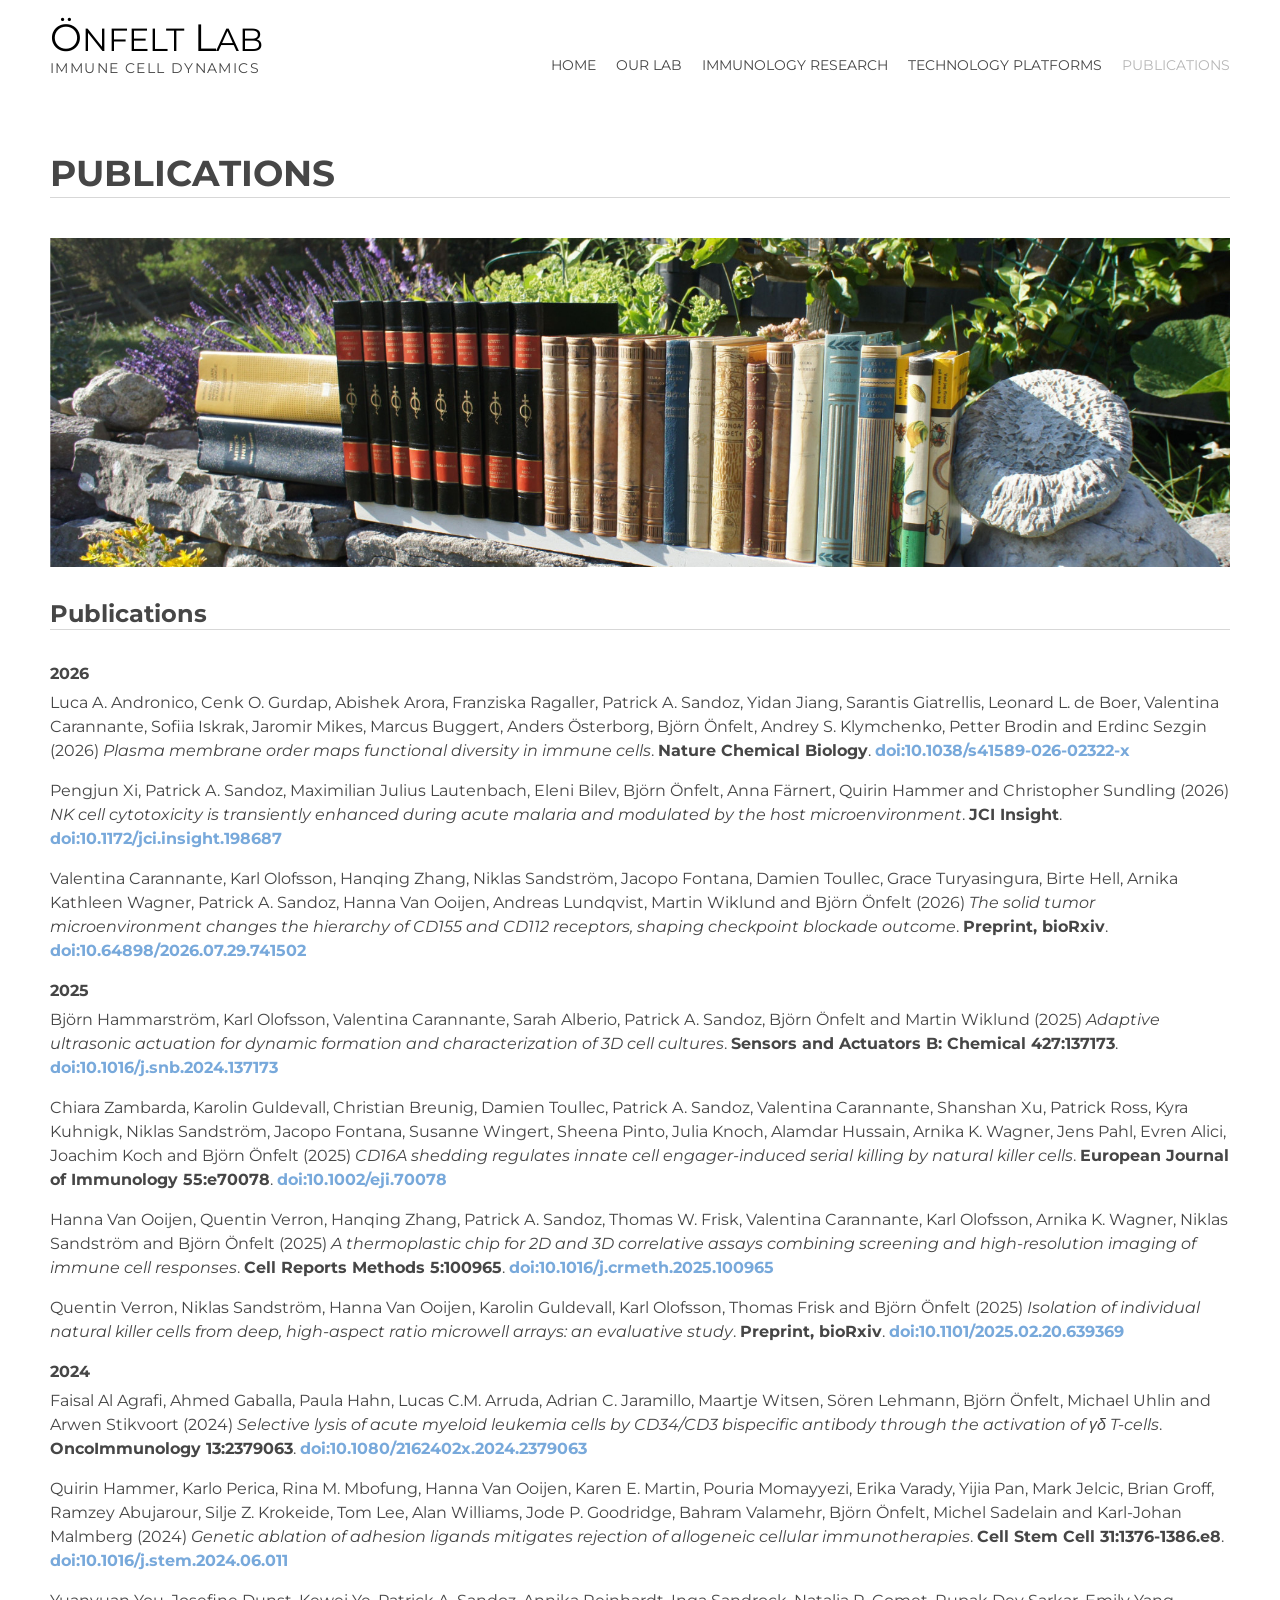
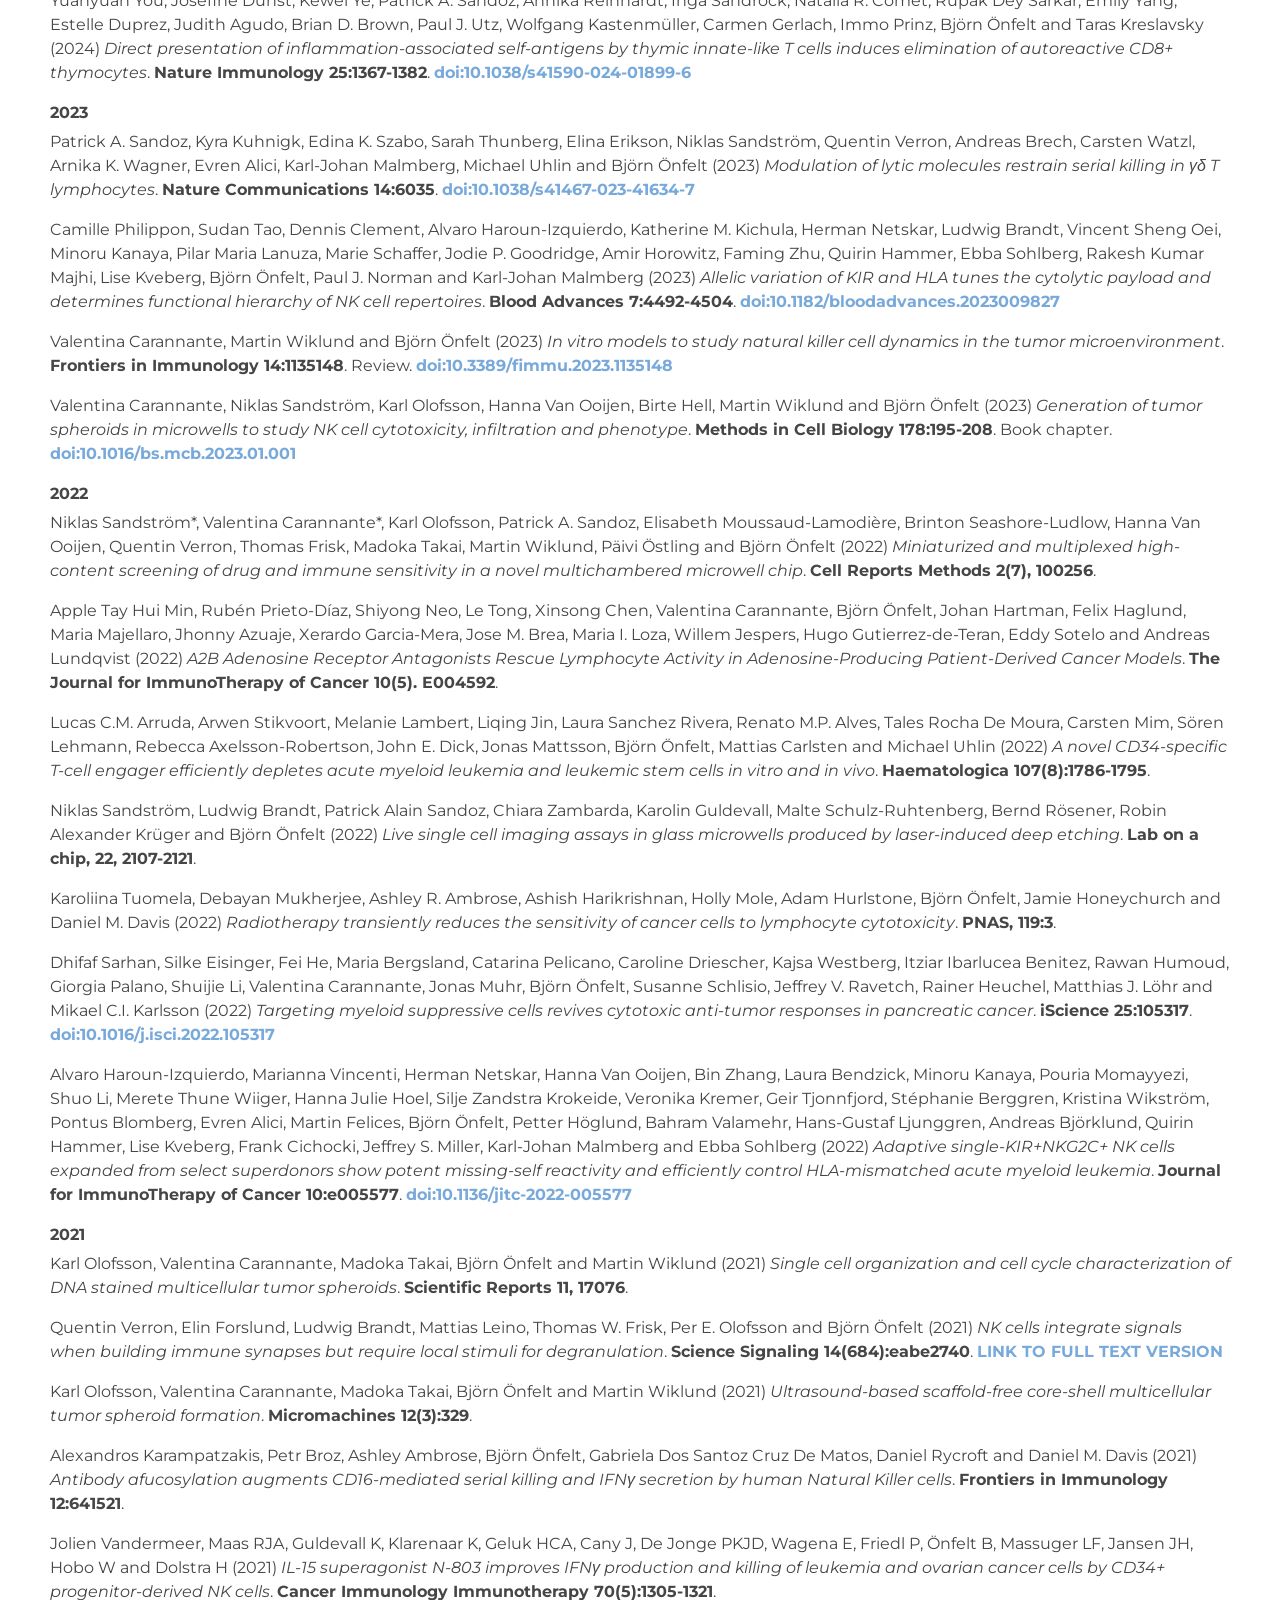
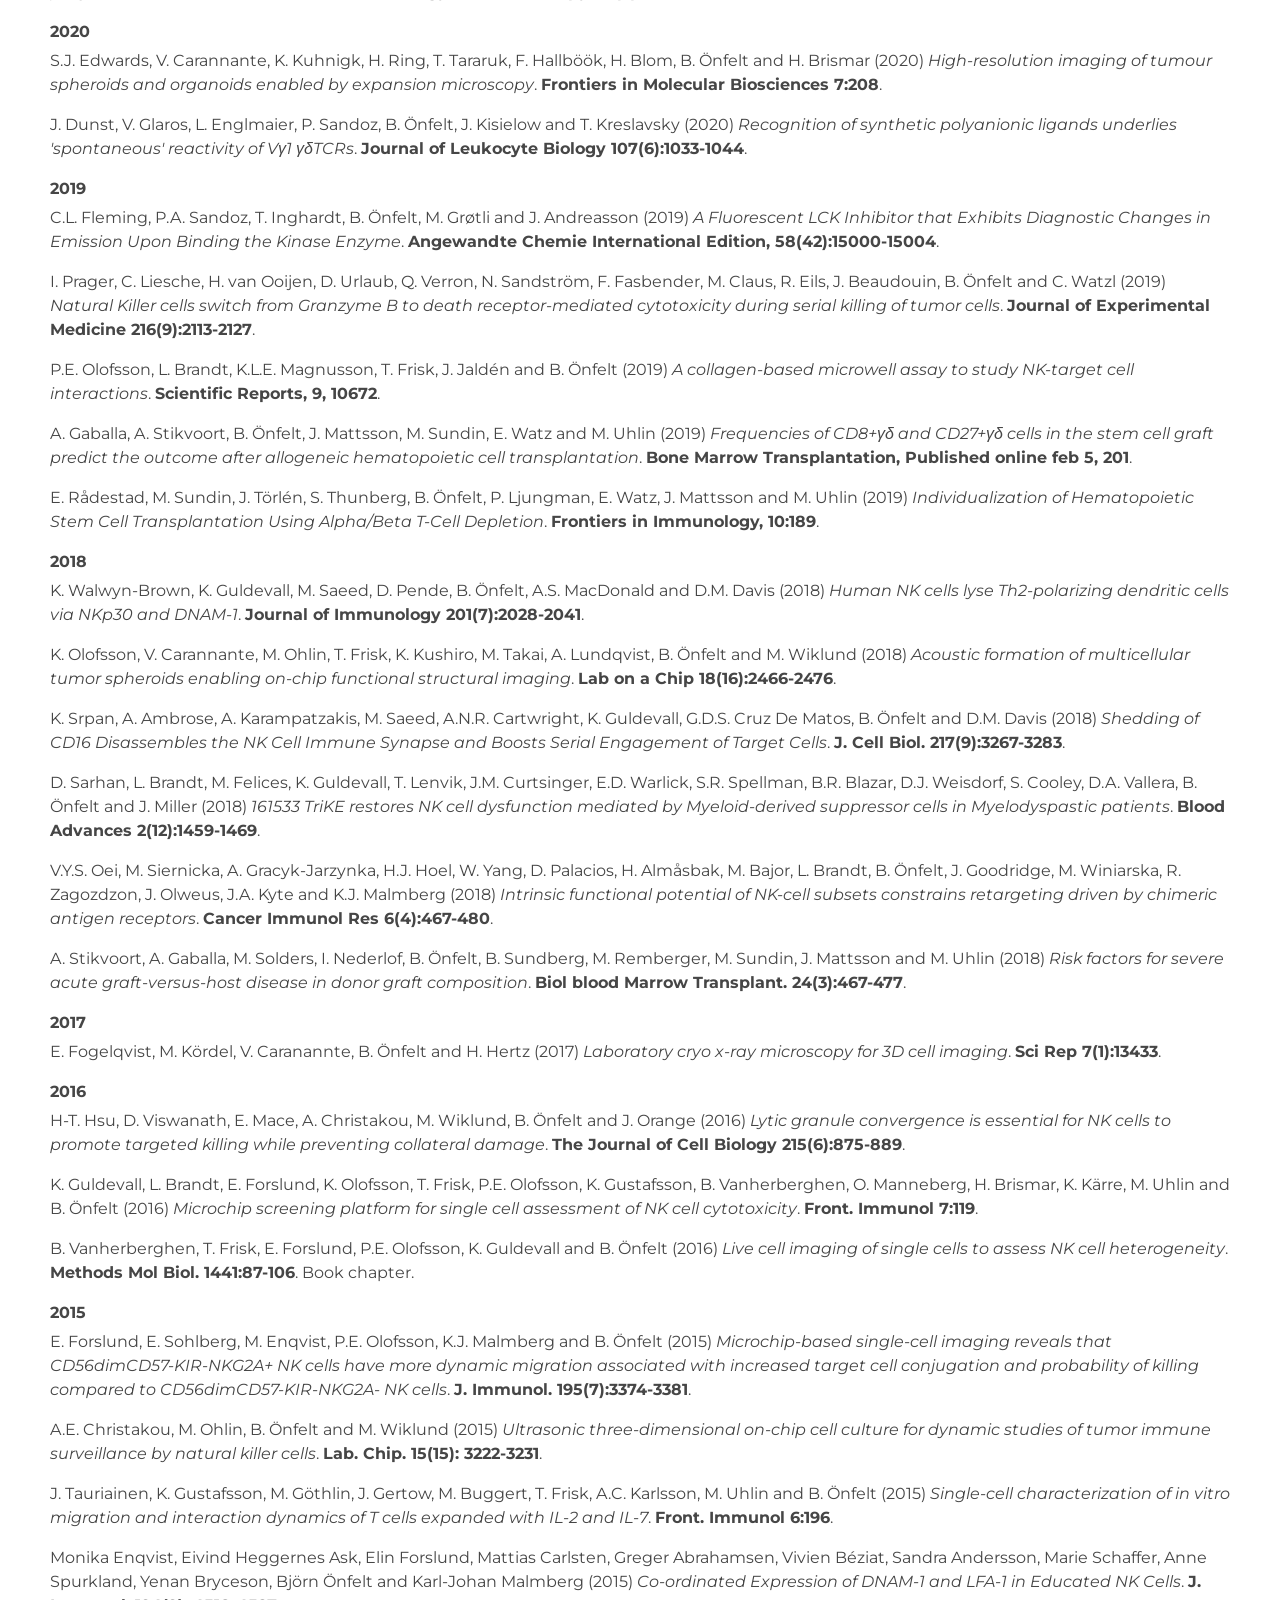
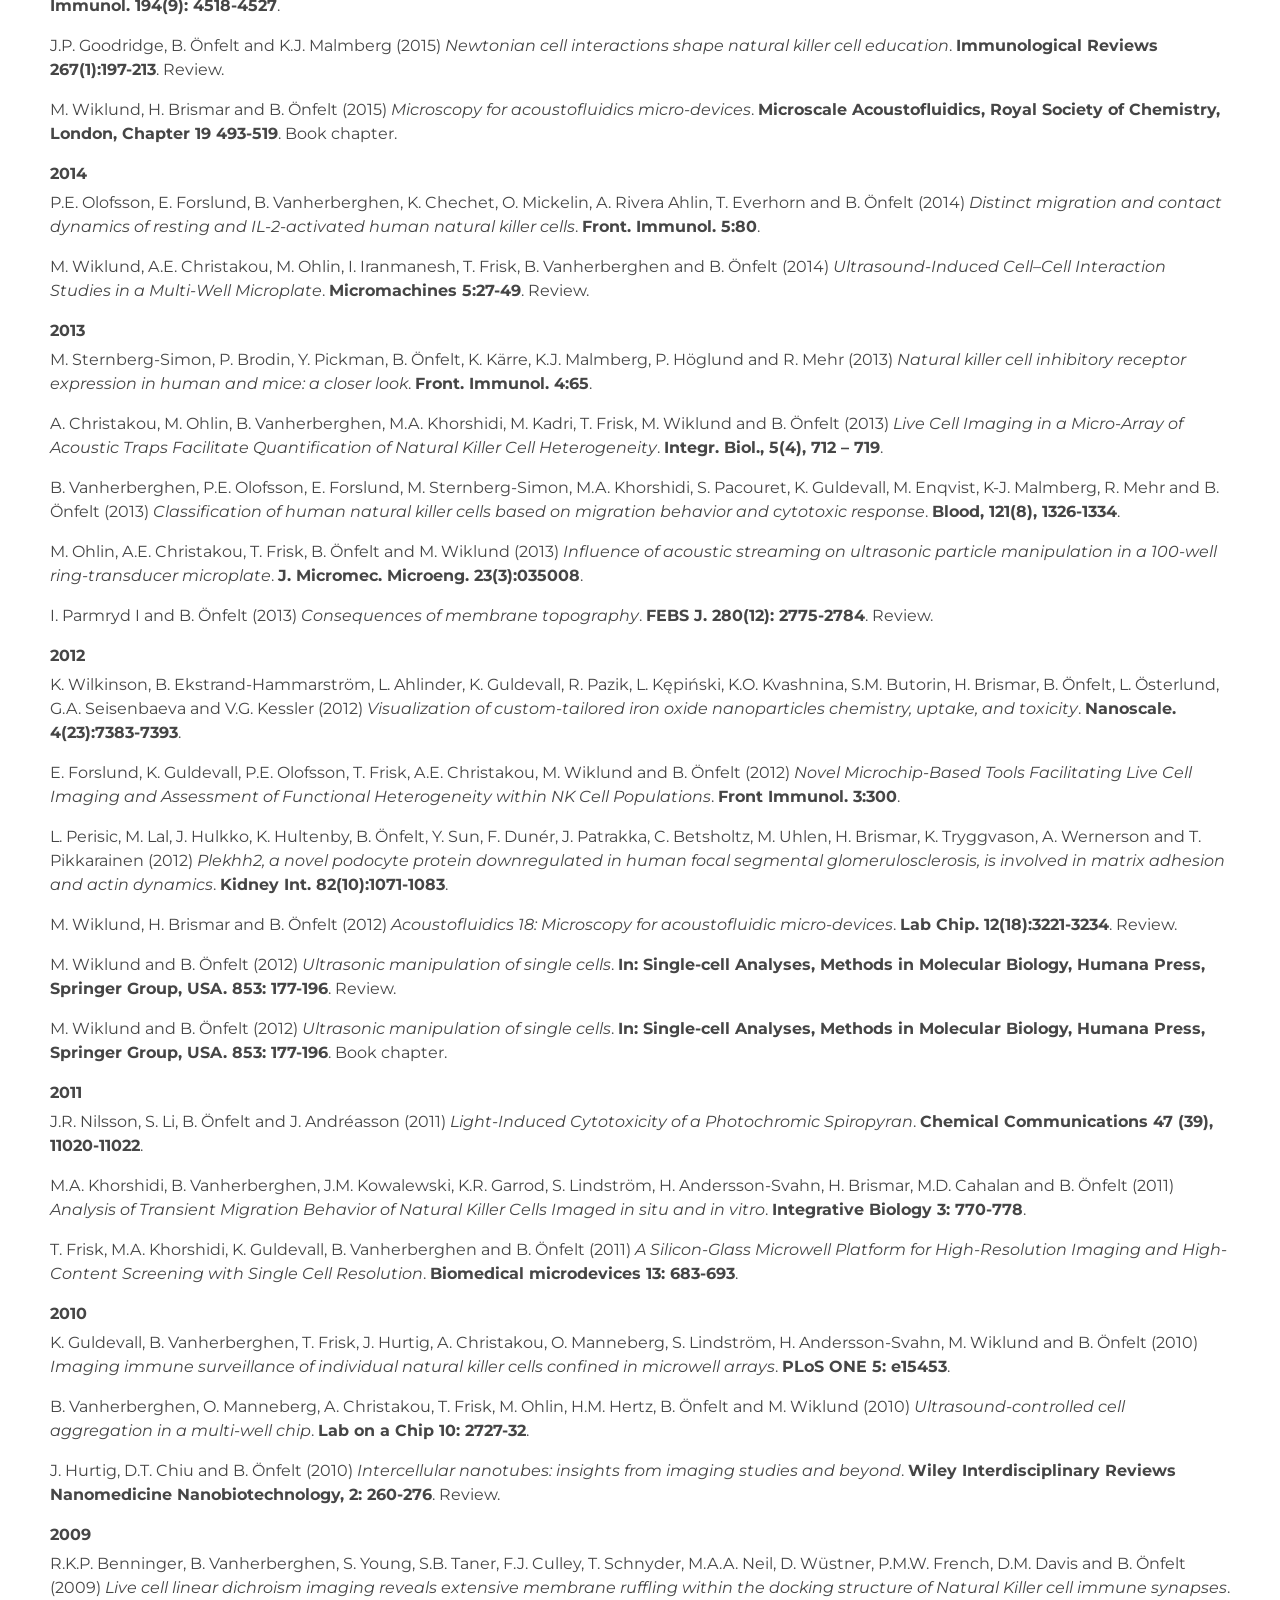
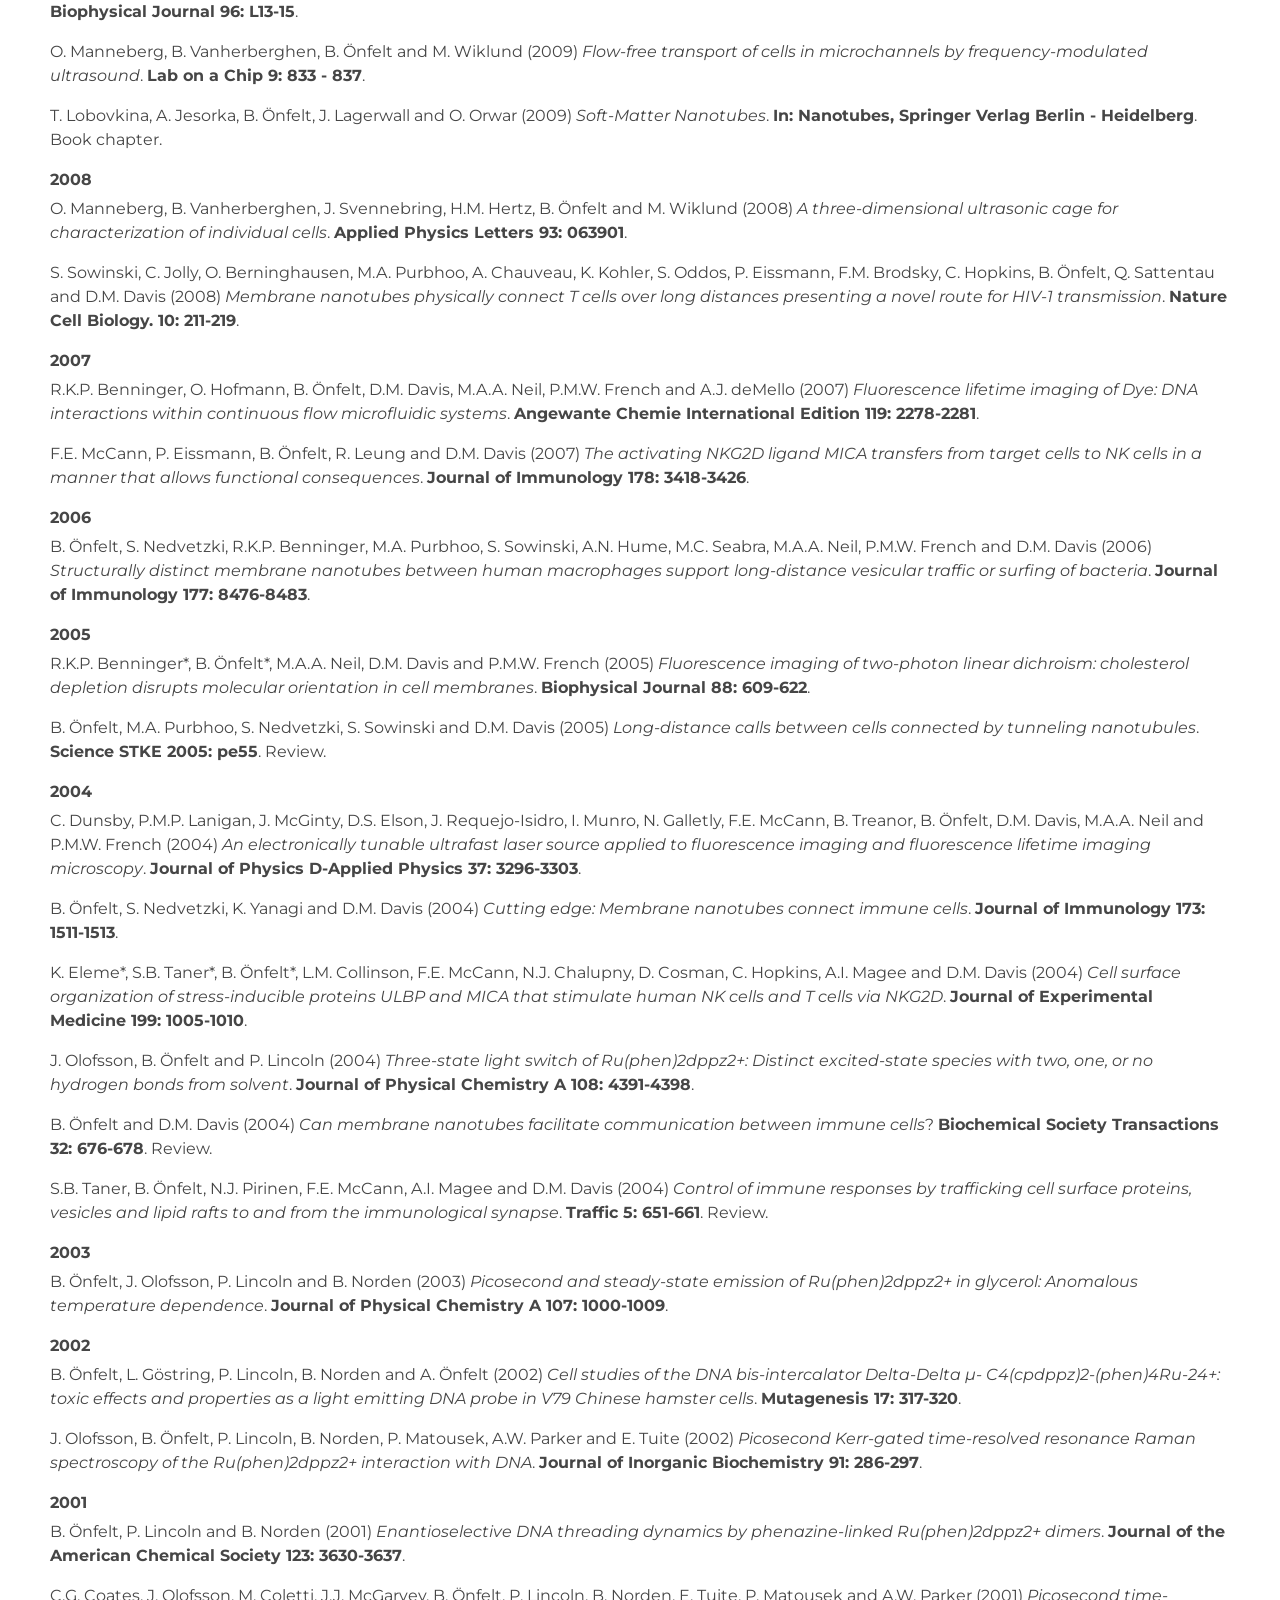
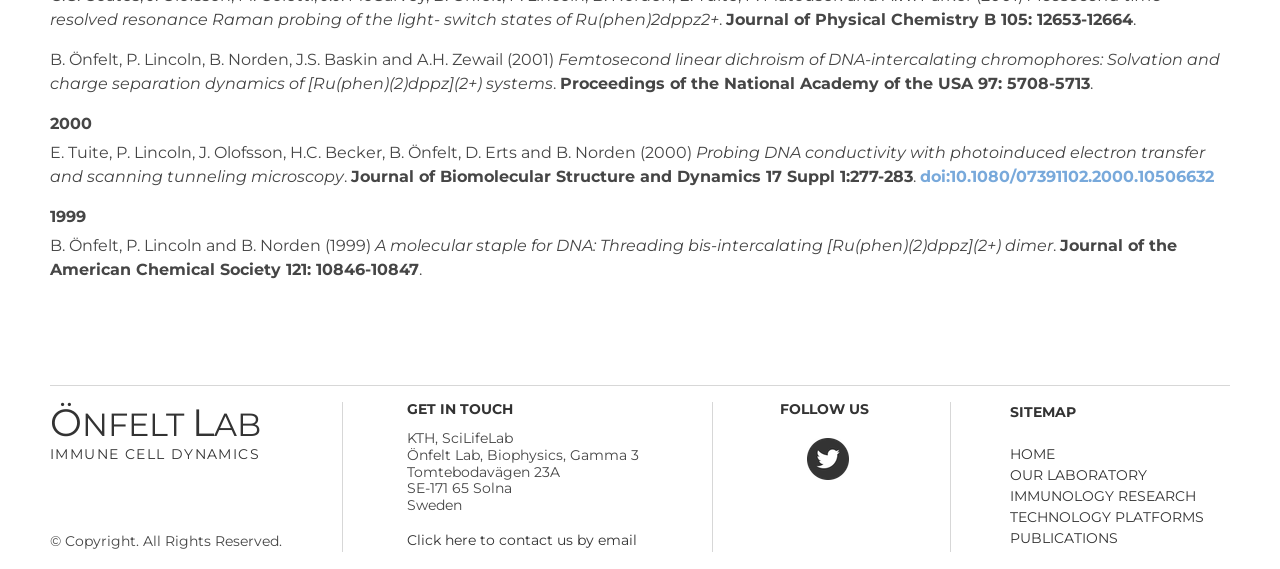
<file: publications/index.html>
<!DOCTYPE html><html prefix="og: http://ogp.me/ns#" style="height:auto !important"><head><meta charset="utf-8"><title>PUBLICATIONS | onfeltlab.com</title><meta name="robots" content="all"><meta name="generator" content="One.com Web Editor"><meta http-equiv="Cache-Control" content="must-revalidate, max-age=0, public"><meta http-equiv="Expires" content="-1"><meta name="viewport" content="width=device-width,initial-scale=1,minimum-scale=1,maximum-scale=3,user-scalable=yes" minpagewidth="1180" rendermobileview="true"><meta name="MobileOptimized" content="320"><meta name="HandheldFriendly" content="True"><meta name="format-detection" content="telephone=no"><meta property="og:type" content="website"><meta property="og:title" content="PUBLICATIONS | onfeltlab.com"><meta property="og:site_name" content="onfeltlab.com"><meta property="og:url" content="https://hanqing-zhang-kth.github.io/Lab-webpage/publications/"><meta name="twitter:card" content="summary"><meta name="twitter:title" content="PUBLICATIONS | onfeltlab.com"><meta name="twitter:image:alt" content="PUBLICATIONS | onfeltlab.com"><link rel="canonical" href="https://hanqing-zhang-kth.github.io/Lab-webpage/publications/"><style>html { word-wrap: break-word; }
*, ::before, ::after { word-wrap: inherit; }
html { box-sizing: border-box; }
*, ::before, ::after { box-sizing: inherit; }
div.code { box-sizing: content-box; }
body, ul, ol, li, h1, h2, h3, h4, h5, h6, form, input, p, td, textarea { margin: 0; padding: 0; }
h1, h2, h3, h4, h5, h6 { font-size: 100%; font-weight: normal; }
ol, ul { list-style: none; }
table { border-collapse: collapse; border-spacing: 0; }
img { border: 0; }
body { -moz-osx-font-smoothing: grayscale; -webkit-font-smoothing: antialiased; }</style><style>@font-face {
    font-family: 'dropDownMenu';
    src:
    url('[data-uri]                                                                           [base64]                 aAGYBmQBmAAAAAQAAAAAAAAAAAAAAIAAAAAAAAwAAAAMAAAAcAAEAAwAAABwAAwABAAAAHAAEADgAAAAKAAgAAgACAAEAIOkB//3//wAAAAAAIOkA//3//wAB/+MXBAADAAEAAAAAAAAAAAAAAAEAAf//                                     [base64]/                                                                                                                                [base64]') format('woff');
    font-weight: normal;
    font-style: normal;
}</style><link rel="stylesheet" href="../onewebstatic/f81022cd8e.css"><style>@media (max-width: 650px) { body { min-width: 'initial' } body.desktopV { min-width: 1180px } }
        @media (min-width: 651px) { body { min-width: 1180px } body.mobileV { min-width: initial } }</style><link rel="stylesheet" href="../onewebstatic/3ab27fe215.css"><link rel="stylesheet" href="../onewebstatic/436841d294.css"><link rel="stylesheet" href="../onewebstatic/b4da795d81.css"><link href="../onewebstatic/google-fonts.css" rel="stylesheet"><link rel="stylesheet" href="../onewebstatic/a4675355f1.css"><style>.bodyBackground {
                            
background-image:none;
background-color:rgba(255,255,255,1);
                        }</style><script>window.WSB_PRIVACY_POLICY_PUBLISHED = true;</script><script src="../onewebstatic/e47f208c3a.js"></script><script src="../onewebstatic/f707379391.js"></script></head><body class="Preview_body__2wDzb bodyBackground" style="overflow-y:scroll;overflow-x:hidden" data-attachments="{&quot;82CE0251-9239-467E-9587-F8CE08F19468&quot;:[&quot;1E4BB97B-AB04-4B85-8B6A-B63CB74514A4&quot;,&quot;B85C8AA7-F3D0-409C-B5EB-600A0738DAE9&quot;,&quot;A929E207-4262-4A02-A656-E504948C2D9E&quot;,&quot;4FBB173C-4160-441A-BA23-4B5ADC10EAD5&quot;,&quot;F66A661A-0549-4A80-BE6E-3499F2538CF1&quot;,&quot;526F08B5-D31C-412D-AA81-5FA29BFFF1C6&quot;,&quot;20C20914-EAFC-4487-A670-C1DB82A1C336&quot;,&quot;07BD13F4-ADCB-4F2A-B680-CF551F3A690C&quot;,&quot;75AA259F-CE4B-4530-98D1-770F856CFFFC&quot;,&quot;5F77821D-639D-4848-87E0-281781A2935B&quot;,&quot;DAFFEE8C-4D5C-44FA-BD7F-AEC039815FDF&quot;,&quot;393C5D64-6179-4C28-B707-6E1FB49F65B4&quot;,&quot;1EAA5724-877A-4AFE-9B20-511313812894&quot;,&quot;AE93E4D7-17CA-46A7-B7DE-7F8F54CEF46F&quot;,&quot;38E5C09E-6280-4039-B493-6B4781523A38&quot;,&quot;8E314BE7-B5AA-4B1D-9841-FB7908B5A51C&quot;,&quot;30B9269D-30EA-4EFE-837E-10185E0D314E&quot;,&quot;88BE91BE-0723-4A05-8DCA-88E289038CA0&quot;]}"><div><div data-mobile-pin="0" id="wsb-mobile-header" class="mm mm-mobile-preview"><header id="MobileHeader_container" class="MobileHeader_container__1XW3y" style="background-color:rgba(255,255,255,1)"><div class="MobileHeader_title__1avp4 MobileHeader_pageTitle__2Od2E"><span class="MobileHeader_titleText__1M62s" style="color:rgba(70,70,70,1);font-family:Montserrat;font-weight:normal;font-style:normal">PUBLICATIONS</span></div><div class="MobileHeader_dummyMenuIconContainer__3mfi4"></div></header><div id="mm" class="MobileHeaderMenu_mobileMenu__21p7v" style="background-color:rgba(255,255,255,1)"><ul><li><a href="../" style="background-color:rgba(255,255,255,1);color:rgba(70,70,70,1);font-size:16px;line-height:3;font-family:Montserrat" title="Home">Home</a></li><li><a href="../ourlab/" style="background-color:rgba(255,255,255,1);color:rgba(70,70,70,1);font-size:16px;line-height:3;font-family:Montserrat" title="OUR LAB">OUR LAB</a></li><li><div class="MobileHeaderMenu_expandCollapseItem__2WnRW"><a href="../immunology/" style="background-color:rgba(255,255,255,1);color:rgba(70,70,70,1);font-size:16px;line-height:3;font-family:Montserrat" title="IMMUNOLOGY RESEARCH">IMMUNOLOGY RESEARCH</a><div class="MobileHeaderMenu_expandCollapseContainer__1rweD" style="background-color:rgba(255,255,255,1)"><span class="MobileHeaderMenu_arrowDown__1Dv_Z" style="color:rgba(70,70,70,1);height:8px;width:8px;margin-top:-4px"></span><span class="MobileHeaderMenu_arrowUp__2THXC" style="color:rgba(70,70,70,1);height:8px;width:8px;margin-top:4px"></span></div></div><ul><li><a href="../immunology/NK/" style="background-color:rgba(255,255,255,1);color:rgba(70,70,70,1);font-size:16px;line-height:3;font-family:Montserrat" title="NK cell dynamics">NK cell dynamics</a></li><li><a href="../immunology/T/" style="background-color:rgba(255,255,255,1);color:rgba(70,70,70,1);font-size:16px;line-height:3;font-family:Montserrat" title="T cell dynamics">T cell dynamics</a></li><li><a href="../immunology/engagers/" style="background-color:rgba(255,255,255,1);color:rgba(70,70,70,1);font-size:16px;line-height:3;font-family:Montserrat" title="Molecular Engagers">Molecular Engagers</a></li><li><a href="../immunology/3d-models/" style="background-color:rgba(255,255,255,1);color:rgba(70,70,70,1);font-size:16px;line-height:3;font-family:Montserrat" title="3D Tumor Models">3D Tumor Models</a></li></ul></li><li><div class="MobileHeaderMenu_expandCollapseItem__2WnRW"><a href="../technology/" style="background-color:rgba(255,255,255,1);color:rgba(70,70,70,1);font-size:16px;line-height:3;font-family:Montserrat" title="TECHNOLOGY PLATFORMS">TECHNOLOGY PLATFORMS</a><div class="MobileHeaderMenu_expandCollapseContainer__1rweD" style="background-color:rgba(255,255,255,1)"><span class="MobileHeaderMenu_arrowDown__1Dv_Z" style="color:rgba(70,70,70,1);height:8px;width:8px;margin-top:-4px"></span><span class="MobileHeaderMenu_arrowUp__2THXC" style="color:rgba(70,70,70,1);height:8px;width:8px;margin-top:4px"></span></div></div><ul><li><a href="../technology/microwellchips/" style="background-color:rgba(255,255,255,1);color:rgba(70,70,70,1);font-size:16px;line-height:3;font-family:Montserrat" title="Microwell Chip Platform">Microwell Chip Platform</a></li><li><a href="../technology/singlecell/" style="background-color:rgba(255,255,255,1);color:rgba(70,70,70,1);font-size:16px;line-height:3;font-family:Montserrat" title="Single Cell Analysis">Single Cell Analysis</a></li><li><a href="../technology/singlecellisolation/" style="background-color:rgba(255,255,255,1);color:rgba(70,70,70,1);font-size:16px;line-height:3;font-family:Montserrat" title="Single Cell Isolation">Single Cell Isolation</a></li><li><a href="../technology/ultrasoundcellhandling/" style="background-color:rgba(255,255,255,1);color:rgba(70,70,70,1);font-size:16px;line-height:3;font-family:Montserrat" title="Ultrasound Cell Handling">Ultrasound Cell Handling</a></li></ul></li><li><a href="./" class="MobileHeaderMenu_current__2Nelz" style="background-color:rgba(255,255,255,1);color:rgba(70,70,70,1);font-size:16px;line-height:3;font-family:Montserrat;font-weight:bold" title="PUBLICATIONS">PUBLICATIONS</a></li></ul></div><div id="mm-overlay" class="MobileHeaderMenu_mobileMenu_overlay__3WPnz"></div><div class="MobileHeader_menuIconContainer__lc-Zq off" id="MobileHeader_burgerMenuIcon" data-active-bgcolor="rgba(70,70,70,1)" data-inactive-bgcolor="rgba(70,70,70,1)"><span style="background-color:rgba(70,70,70,1)"></span><span style="background-color:rgba(70,70,70,1)"></span><span style="background-color:rgba(70,70,70,1)"></span></div></div></div><style>.template { visibility: hidden }
body { overflow-x: hidden }</style><link rel="stylesheet" href="../onewebstatic/cd26ad12ff.css"><div class="template" data-mobile-view="true"><div class="Preview_row__3Fkye row" style="width:1180px"></div><div class="Preview_row__3Fkye row Preview_noSideMargin__2I-_n" style="min-height:119px;width:100%"><div data-id="67F56C7E-6CCC-42D9-9DD8-D9C4F7ED6AEF" data-kind="SECTION" style="width:100%;min-height:119px;left:auto;margin-top:0;margin-left:0" class="Preview_componentWrapper__2i4QI"><div id="Header" data-in-template="true" data-id="67F56C7E-6CCC-42D9-9DD8-D9C4F7ED6AEF" data-kind="Block" data-specific-kind="SECTION" data-pin="0" data-stretch="true" class="Preview_block__16Zmu"><div class="StripPreview_backgroundComponent__3YmQM Background_backgroundComponent__3_1Ea hasChildren" style="background-color:transparent;min-height:119px;padding-bottom:0" data-width="100" data-height="119"><div class="Preview_column__1KeVx col" style="min-height:100%;width:1180px;margin:0 auto"><div class="Preview_row__3Fkye row" style="min-height:119px;width:1180px"><div data-id="F4368F99-2D00-4CDF-81DD-00425CDAD22F" data-kind="BACKGROUND" style="width:1180px;min-height:119px;margin-top:0;margin-left:0" class="Preview_componentWrapper__2i4QI"><div data-in-template="true" data-id="F4368F99-2D00-4CDF-81DD-00425CDAD22F" data-kind="Block" data-specific-kind="BACKGROUND" class="Preview_block__16Zmu"><div class="BackgroundPreview_backgroundComponent__3Dr5e BackgroundPreview_bgHeight__3dD2e hasChildren" style="min-height:119px;padding-bottom:42px" data-width="1180" data-height="119"><div class="Preview_column__1KeVx col" style="min-height:100%"><div class="Preview_row__3Fkye row" style="min-height:77px;width:1180px"><div class="Preview_column__1KeVx col" style="min-height:77px;width:360px;float:left"><div data-id="C4A81E41-1314-4E67-8A71-0EAED6569AB9" data-kind="TEXT" style="width:360px;min-height:59px;margin-top:15px;margin-left:0" class="Preview_componentWrapper__2i4QI"><div data-in-template="true" data-id="C4A81E41-1314-4E67-8A71-0EAED6569AB9" data-kind="Component" data-specific-kind="TEXT" class="Preview_component__SbiKo text-align-undefined"><div data-mve-font-change="0" class="styles_contentContainer__lrPIa textnormal styles_text__3jGMu"><h1 style="line-height: 1.2; font-size: 38px; text-align: left;" class="mobile-oversized"><span class="textheading1" style="font-size: 38px; font-weight: normal;"><a class="link1" style="color: #000000;" href="../">Ö<span style="font-size: 32px;" class="mobile-oversized">NFELT</span> L<span style="font-size: 32px;" class="mobile-oversized">AB</span></a></span></h1>
<p style="line-height: 1; font-size: 14px; text-align: left;" class="mobile-undersized-upper"><span style="letter-spacing: 0.1em; color: #464646; font-size: 14px;" class="mobile-undersized-upper">IMMUNE CELL DYNAMICS</span></p></div></div></div><div style="clear:both"></div></div><div class="Preview_column__1KeVx col isExpandable" style="min-height:77px;width:820px;float:left"><div data-id="5023D822-15DF-4BE4-A879-3CE8A492EE22" data-kind="MENU" style="width:820px;min-height:24px;margin-top:53px;margin-left:0" class="Preview_componentWrapper__2i4QI"><div data-in-template="true" data-id="5023D822-15DF-4BE4-A879-3CE8A492EE22" data-kind="Component" data-specific-kind="MENU" class="Preview_mobileHide__9T929 Preview_component__SbiKo"><div class="menu menuself menuhorizontal menuhorizontalright menuverticalmiddle" style="width:820px;height:24px"><ul class="menu1"><li><a href="../"><span>Home</span></a><div class="divider"></div></li><li><a href="../ourlab/"><span>OUR LAB</span></a><div class="divider"></div></li><li><a href="../immunology/"><span>IMMUNOLOGY RESEARCH</span></a><div class="divider"></div></li><li><a href="../technology/"><span>TECHNOLOGY PLATFORMS</span></a><div class="divider"></div></li><li><a class="selected level-0" href="./"><span>PUBLICATIONS</span></a></li></ul></div></div></div><div style="clear:both"></div></div><div style="clear:both"></div></div><div style="clear:both"></div></div></div></div></div></div><div style="clear:both"></div></div></div></div></div></div><div class="Preview_row__3Fkye row Preview_noSideMargin__2I-_n" style="min-height:6082px;width:100%"><div data-id="82CE0251-9239-467E-9587-F8CE08F19468" data-kind="SECTION" style="width:100%;min-height:6082px;left:auto;margin-top:0;margin-left:0" class="Preview_componentWrapper__2i4QI"><div id="Section1" data-in-template="false" data-id="82CE0251-9239-467E-9587-F8CE08F19468" data-kind="Block" data-specific-kind="SECTION" data-pin="0" data-stretch="true" data-bbox="{&quot;top&quot;:119,&quot;left&quot;:0,&quot;right&quot;:5000,&quot;bottom&quot;:6201}" class="Preview_block__16Zmu"><div class="StripPreview_backgroundComponent__3YmQM Background_backgroundComponent__3_1Ea hasChildren" style="background-color:transparent;min-height:6082px;padding-bottom:0" data-width="100" data-height="6082"><div class="Preview_column__1KeVx col" style="min-height:100%;width:1180px;margin:0 auto"><div class="Preview_row__3Fkye row" style="min-height:33px;width:1180px"><div data-id="38E5C09E-6280-4039-B493-6B4781523A38" data-kind="BACKGROUND" style="width:1180px;min-height:33px;margin-top:0;margin-left:0" class="Preview_componentWrapper__2i4QI"><div data-in-template="false" data-id="38E5C09E-6280-4039-B493-6B4781523A38" data-kind="Component" data-specific-kind="BACKGROUND" class="Preview_mobileHide__9T929 Preview_component__SbiKo"><div class="BackgroundPreview_backgroundComponent__3Dr5e BackgroundPreview_bgHeight__3dD2e" style="border-color:rgba(215,215,215,1);border-style:solid;border-width:0px 0px 0px 0px;background-clip:padding-box;min-height:33px;padding-bottom:0" data-width="1180" data-height="33"></div></div></div></div><div class="Preview_row__3Fkye row" style="min-height:45px;width:1180px"><div data-id="DAFFEE8C-4D5C-44FA-BD7F-AEC039815FDF" data-kind="TEXT" style="width:1180px;min-height:45px;margin-top:0;margin-left:0" class="Preview_componentWrapper__2i4QI"><div data-in-template="false" data-id="DAFFEE8C-4D5C-44FA-BD7F-AEC039815FDF" data-kind="Component" data-specific-kind="TEXT" class="Preview_component__SbiKo text-align-undefined"><div data-mve-font-change="0" class="styles_contentContainer__lrPIa textnormal styles_text__3jGMu"><h2><span class="textheading2 mobile-oversized" style="font-size: 36px;">PUBLICATIONS</span></h2></div></div></div></div><div class="Preview_row__3Fkye row" style="min-height:41px;width:1180px"><div data-id="5F77821D-639D-4848-87E0-281781A2935B" data-kind="BACKGROUND" style="width:1180px;min-height:41px;margin-top:0;margin-left:0" class="Preview_componentWrapper__2i4QI"><div data-in-template="false" data-id="5F77821D-639D-4848-87E0-281781A2935B" data-kind="Component" data-specific-kind="BACKGROUND" class="Preview_mobileHide__9T929 Preview_component__SbiKo"><div class="BackgroundPreview_backgroundComponent__3Dr5e BackgroundPreview_bgHeight__3dD2e" style="border-color:rgba(215,215,215,1);border-style:solid;border-width:1px 0px 0px 0px;background-clip:padding-box;min-height:41px;padding-bottom:0" data-width="1180" data-height="41"></div></div></div></div><div class="Preview_row__3Fkye row" style="min-height:329px;width:1180px"><div data-id="1E4BB97B-AB04-4B85-8B6A-B63CB74514A4" data-kind="IMAGE" style="width:1180px;min-height:329px;margin-top:0;margin-left:0" class="Preview_componentWrapper__2i4QI"><div data-in-template="false" data-id="1E4BB97B-AB04-4B85-8B6A-B63CB74514A4" data-kind="Block" data-specific-kind="IMAGE" class="Preview_block__16Zmu"><div class="image-container Mobile_imageComponent__QXWk1 Mobile_cropMode__cLuJp" style="background-color:transparent;background-position:top;background-size:cover;background-repeat:no-repeat;background-image:url('../onewebmedia/publikationer%20crop.jpg');min-height:329px;height:inherit;padding-bottom:100px" data-width="1180" data-height="329"><div class="Preview_column__1KeVx col" style="min-height:100%"><div class="Preview_row__3Fkye row" style="min-height:36px;width:1180px"><div data-id="E84D3F4D-24A4-4060-A69B-0F7CF3C0EE65" data-kind="BACKGROUND" style="width:1180px;min-height:33px;margin-top:3px;margin-left:0" class="Preview_componentWrapper__2i4QI"><div data-in-template="false" data-id="E84D3F4D-24A4-4060-A69B-0F7CF3C0EE65" data-kind="Component" data-specific-kind="BACKGROUND" class="Preview_mobileHide__9T929 Preview_component__SbiKo"><div class="BackgroundPreview_backgroundComponent__3Dr5e BackgroundPreview_bgHeight__3dD2e" style="border-color:rgba(215,215,215,1);border-style:solid;border-width:0px 0px 0px 0px;background-clip:padding-box;min-height:33px;padding-bottom:0" data-width="1180" data-height="33"></div></div></div></div><div style="clear:both"></div></div></div></div></div></div><div class="Preview_row__3Fkye row" style="min-height:33px;width:1180px"><div data-id="AE93E4D7-17CA-46A7-B7DE-7F8F54CEF46F" data-kind="BACKGROUND" style="width:1180px;min-height:33px;margin-top:0;margin-left:0" class="Preview_componentWrapper__2i4QI"><div data-in-template="false" data-id="AE93E4D7-17CA-46A7-B7DE-7F8F54CEF46F" data-kind="Component" data-specific-kind="BACKGROUND" class="Preview_mobileHide__9T929 Preview_component__SbiKo"><div class="BackgroundPreview_backgroundComponent__3Dr5e BackgroundPreview_bgHeight__3dD2e" style="border-color:rgba(215,215,215,1);border-style:solid;border-width:0px 0px 0px 0px;background-clip:padding-box;min-height:33px;padding-bottom:0" data-width="1180" data-height="33"></div></div></div></div><div class="Preview_row__3Fkye row" style="min-height:28px;width:1180px"><div data-id="393C5D64-6179-4C28-B707-6E1FB49F65B4" data-kind="TEXT" style="width:639px;min-height:28px;margin-top:0;margin-left:0" class="Preview_componentWrapper__2i4QI"><div data-in-template="false" data-id="393C5D64-6179-4C28-B707-6E1FB49F65B4" data-kind="Component" data-specific-kind="TEXT" class="Preview_component__SbiKo text-align-null"><div data-mve-font-change="0" class="styles_contentContainer__lrPIa textnormal styles_text__3jGMu"><h2 class="textheading2"><span class="textheading2">Publications</span></h2></div></div></div></div><div class="Preview_row__3Fkye row" style="min-height:33px;width:1180px"><div data-id="1EAA5724-877A-4AFE-9B20-511313812894" data-kind="BACKGROUND" style="width:1180px;min-height:33px;margin-top:0;margin-left:0" class="Preview_componentWrapper__2i4QI"><div data-in-template="false" data-id="1EAA5724-877A-4AFE-9B20-511313812894" data-kind="Component" data-specific-kind="BACKGROUND" class="Preview_mobileHide__9T929 Preview_component__SbiKo"><div class="BackgroundPreview_backgroundComponent__3Dr5e BackgroundPreview_bgHeight__3dD2e" style="border-color:rgba(215,215,215,1);border-style:solid;border-width:1px 0px 0px 0px;background-clip:padding-box;min-height:33px;padding-bottom:0" data-width="1180" data-height="33"></div></div></div></div><div class="Preview_row__3Fkye row" style="min-height:4662px;width:1180px"><div data-id="B85C8AA7-F3D0-409C-B5EB-600A0738DAE9" data-kind="TEXT" style="width:1180px;min-height:4662px;margin-top:0;margin-left:0" class="Preview_componentWrapper__2i4QI"><div data-in-template="false" data-id="B85C8AA7-F3D0-409C-B5EB-600A0738DAE9" data-kind="Component" data-specific-kind="TEXT" class="Preview_component__SbiKo text-align-null"><div data-mve-font-change="0" class="styles_contentContainer__lrPIa textnormal styles_text__3jGMu"><p style="line-height: 1.5; padding: 0px 0px 5px;" class="mobile-undersized-upper"><span style="font-size: 16px; font-weight: bold;">2026</span></p>
<p style="font-size: 16px; line-height: 1.5; padding: 0px 0px 16px;"><span style="font-size: 16px;">Luca A. Andronico, Cenk O. Gurdap, Abishek Arora, Franziska Ragaller, Patrick A. Sandoz, Yidan Jiang, Sarantis Giatrellis, Leonard L. de Boer, Valentina Carannante, Sofiia Iskrak, Jaromir Mikes, Marcus Buggert, Anders Österborg, Björn Önfelt, Andrey S. Klymchenko, Petter Brodin and Erdinc Sezgin (2026) <span style="font-style: italic;">Plasma membrane order maps functional diversity in immune cells</span>. <span style="font-weight: bold;">Nature Chemical Biology</span>. <span style="font-weight: bold;"><a class="link1" style="color: #78a9db;" href="https://doi.org/10.1038/s41589-026-02322-x">doi:10.1038/s41589-026-02322-x</a></span></span></p>
<p style="font-size: 16px; line-height: 1.5; padding: 0px 0px 16px;"><span style="font-size: 16px;">Pengjun Xi, Patrick A. Sandoz, Maximilian Julius Lautenbach, Eleni Bilev, Björn Önfelt, Anna Färnert, Quirin Hammer and Christopher Sundling (2026) <span style="font-style: italic;">NK cell cytotoxicity is transiently enhanced during acute malaria and modulated by the host microenvironment</span>. <span style="font-weight: bold;">JCI Insight</span>. <span style="font-weight: bold;"><a class="link1" style="color: #78a9db;" href="https://doi.org/10.1172/jci.insight.198687">doi:10.1172/jci.insight.198687</a></span></span></p>
<p style="font-size: 16px; line-height: 1.5; padding: 0px 0px 16px;"><span style="font-size: 16px;">Valentina Carannante, Karl Olofsson, Hanqing Zhang, Niklas Sandström, Jacopo Fontana, Damien Toullec, Grace Turyasingura, Birte Hell, Arnika Kathleen Wagner, Patrick A. Sandoz, Hanna Van Ooijen, Andreas Lundqvist, Martin Wiklund and Björn Önfelt (2026) <span style="font-style: italic;">The solid tumor microenvironment changes the hierarchy of CD155 and CD112 receptors, shaping checkpoint blockade outcome</span>. <span style="font-weight: bold;">Preprint, bioRxiv</span>. <span style="font-weight: bold;"><a class="link1" style="color: #78a9db;" href="https://doi.org/10.64898/2026.07.29.741502">doi:10.64898/2026.07.29.741502</a></span></span></p>
<p style="line-height: 1.5; padding: 0px 0px 5px;" class="mobile-undersized-upper"><span style="font-size: 16px; font-weight: bold;">2025</span></p>
<p style="font-size: 16px; line-height: 1.5; padding: 0px 0px 16px;"><span style="font-size: 16px;">Björn Hammarström, Karl Olofsson, Valentina Carannante, Sarah Alberio, Patrick A. Sandoz, Björn Önfelt and Martin Wiklund (2025) <span style="font-style: italic;">Adaptive ultrasonic actuation for dynamic formation and characterization of 3D cell cultures</span>. <span style="font-weight: bold;">Sensors and Actuators B: Chemical 427:137173</span>. <span style="font-weight: bold;"><a class="link1" style="color: #78a9db;" href="https://doi.org/10.1016/j.snb.2024.137173">doi:10.1016/j.snb.2024.137173</a></span></span></p>
<p style="font-size: 16px; line-height: 1.5; padding: 0px 0px 16px;"><span style="font-size: 16px;">Chiara Zambarda, Karolin Guldevall, Christian Breunig, Damien Toullec, Patrick A. Sandoz, Valentina Carannante, Shanshan Xu, Patrick Ross, Kyra Kuhnigk, Niklas Sandström, Jacopo Fontana, Susanne Wingert, Sheena Pinto, Julia Knoch, Alamdar Hussain, Arnika K. Wagner, Jens Pahl, Evren Alici, Joachim Koch and Björn Önfelt (2025) <span style="font-style: italic;">CD16A shedding regulates innate cell engager-induced serial killing by natural killer cells</span>. <span style="font-weight: bold;">European Journal of Immunology 55:e70078</span>. <span style="font-weight: bold;"><a class="link1" style="color: #78a9db;" href="https://doi.org/10.1002/eji.70078">doi:10.1002/eji.70078</a></span></span></p>
<p style="font-size: 16px; line-height: 1.5; padding: 0px 0px 16px;"><span style="font-size: 16px;">Hanna Van Ooijen, Quentin Verron, Hanqing Zhang, Patrick A. Sandoz, Thomas W. Frisk, Valentina Carannante, Karl Olofsson, Arnika K. Wagner, Niklas Sandström and Björn Önfelt (2025) <span style="font-style: italic;">A thermoplastic chip for 2D and 3D correlative assays combining screening and high-resolution imaging of immune cell responses</span>. <span style="font-weight: bold;">Cell Reports Methods 5:100965</span>. <span style="font-weight: bold;"><a class="link1" style="color: #78a9db;" href="https://doi.org/10.1016/j.crmeth.2025.100965">doi:10.1016/j.crmeth.2025.100965</a></span></span></p>
<p style="font-size: 16px; line-height: 1.5; padding: 0px 0px 16px;"><span style="font-size: 16px;">Quentin Verron, Niklas Sandström, Hanna Van Ooijen, Karolin Guldevall, Karl Olofsson, Thomas Frisk and Björn Önfelt (2025) <span style="font-style: italic;">Isolation of individual natural killer cells from deep, high-aspect ratio microwell arrays: an evaluative study</span>. <span style="font-weight: bold;">Preprint, bioRxiv</span>. <span style="font-weight: bold;"><a class="link1" style="color: #78a9db;" href="https://doi.org/10.1101/2025.02.20.639369">doi:10.1101/2025.02.20.639369</a></span></span></p>
<p style="line-height: 1.5; padding: 0px 0px 5px;" class="mobile-undersized-upper"><span style="font-size: 16px; font-weight: bold;">2024</span></p>
<p style="font-size: 16px; line-height: 1.5; padding: 0px 0px 16px;"><span style="font-size: 16px;">Faisal Al Agrafi, Ahmed Gaballa, Paula Hahn, Lucas C.M. Arruda, Adrian C. Jaramillo, Maartje Witsen, Sören Lehmann, Björn Önfelt, Michael Uhlin and Arwen Stikvoort (2024) <span style="font-style: italic;">Selective lysis of acute myeloid leukemia cells by CD34/CD3 bispecific antibody through the activation of γδ T-cells</span>. <span style="font-weight: bold;">OncoImmunology 13:2379063</span>. <span style="font-weight: bold;"><a class="link1" style="color: #78a9db;" href="https://doi.org/10.1080/2162402x.2024.2379063">doi:10.1080/2162402x.2024.2379063</a></span></span></p>
<p style="font-size: 16px; line-height: 1.5; padding: 0px 0px 16px;"><span style="font-size: 16px;">Quirin Hammer, Karlo Perica, Rina M. Mbofung, Hanna Van Ooijen, Karen E. Martin, Pouria Momayyezi, Erika Varady, Yijia Pan, Mark Jelcic, Brian Groff, Ramzey Abujarour, Silje Z. Krokeide, Tom Lee, Alan Williams, Jode P. Goodridge, Bahram Valamehr, Björn Önfelt, Michel Sadelain and Karl-Johan Malmberg (2024) <span style="font-style: italic;">Genetic ablation of adhesion ligands mitigates rejection of allogeneic cellular immunotherapies</span>. <span style="font-weight: bold;">Cell Stem Cell 31:1376-1386.e8</span>. <span style="font-weight: bold;"><a class="link1" style="color: #78a9db;" href="https://doi.org/10.1016/j.stem.2024.06.011">doi:10.1016/j.stem.2024.06.011</a></span></span></p>
<p style="font-size: 16px; line-height: 1.5; padding: 0px 0px 16px;"><span style="font-size: 16px;">Yuanyuan You, Josefine Dunst, Kewei Ye, Patrick A. Sandoz, Annika Reinhardt, Inga Sandrock, Natalia R. Comet, Rupak Dey Sarkar, Emily Yang, Estelle Duprez, Judith Agudo, Brian D. Brown, Paul J. Utz, Wolfgang Kastenmüller, Carmen Gerlach, Immo Prinz, Björn Önfelt and Taras Kreslavsky (2024) <span style="font-style: italic;">Direct presentation of inflammation-associated self-antigens by thymic innate-like T cells induces elimination of autoreactive CD8+ thymocytes</span>. <span style="font-weight: bold;">Nature Immunology 25:1367-1382</span>. <span style="font-weight: bold;"><a class="link1" style="color: #78a9db;" href="https://doi.org/10.1038/s41590-024-01899-6">doi:10.1038/s41590-024-01899-6</a></span></span></p>
<p style="line-height: 1.5; padding: 0px 0px 5px;" class="mobile-undersized-upper"><span style="font-size: 16px; font-weight: bold;">2023</span></p>
<p style="font-size: 16px; line-height: 1.5; padding: 0px 0px 16px;"><span style="font-size: 16px;">Patrick A. Sandoz, Kyra Kuhnigk, Edina K. Szabo, Sarah Thunberg, Elina Erikson, Niklas Sandström, Quentin Verron, Andreas Brech, Carsten Watzl, Arnika K. Wagner, Evren Alici, Karl-Johan Malmberg, Michael Uhlin and Björn Önfelt (2023) <span style="font-style: italic;">Modulation of lytic molecules restrain serial killing in γδ T lymphocytes</span>. <span style="font-weight: bold;">Nature Communications 14:6035</span>. <span style="font-weight: bold;"><a class="link1" style="color: #78a9db;" href="https://doi.org/10.1038/s41467-023-41634-7">doi:10.1038/s41467-023-41634-7</a></span></span></p>
<p style="font-size: 16px; line-height: 1.5; padding: 0px 0px 16px;"><span style="font-size: 16px;">Camille Philippon, Sudan Tao, Dennis Clement, Alvaro Haroun-Izquierdo, Katherine M. Kichula, Herman Netskar, Ludwig Brandt, Vincent Sheng Oei, Minoru Kanaya, Pilar Maria Lanuza, Marie Schaffer, Jodie P. Goodridge, Amir Horowitz, Faming Zhu, Quirin Hammer, Ebba Sohlberg, Rakesh Kumar Majhi, Lise Kveberg, Björn Önfelt, Paul J. Norman and Karl-Johan Malmberg (2023) <span style="font-style: italic;">Allelic variation of KIR and HLA tunes the cytolytic payload and determines functional hierarchy of NK cell repertoires</span>. <span style="font-weight: bold;">Blood Advances 7:4492-4504</span>. <span style="font-weight: bold;"><a class="link1" style="color: #78a9db;" href="https://doi.org/10.1182/bloodadvances.2023009827">doi:10.1182/bloodadvances.2023009827</a></span></span></p>
<p style="font-size: 16px; line-height: 1.5; padding: 0px 0px 16px;"><span style="font-size: 16px;">Valentina Carannante, Martin Wiklund and Björn Önfelt (2023) <span style="font-style: italic;">In vitro models to study natural killer cell dynamics in the tumor microenvironment</span>. <span style="font-weight: bold;">Frontiers in Immunology 14:1135148</span>. Review. <span style="font-weight: bold;"><a class="link1" style="color: #78a9db;" href="https://doi.org/10.3389/fimmu.2023.1135148">doi:10.3389/fimmu.2023.1135148</a></span></span></p>
<p style="font-size: 16px; line-height: 1.5; padding: 0px 0px 16px;"><span style="font-size: 16px;">Valentina Carannante, Niklas Sandström, Karl Olofsson, Hanna Van Ooijen, Birte Hell, Martin Wiklund and Björn Önfelt (2023) <span style="font-style: italic;">Generation of tumor spheroids in microwells to study NK cell cytotoxicity, infiltration and phenotype</span>. <span style="font-weight: bold;">Methods in Cell Biology 178:195-208</span>. Book chapter. <span style="font-weight: bold;"><a class="link1" style="color: #78a9db;" href="https://doi.org/10.1016/bs.mcb.2023.01.001">doi:10.1016/bs.mcb.2023.01.001</a></span></span></p>
<p style="line-height: 1.5; padding: 0px 0px 5px;" class="mobile-undersized-upper"><span style="font-size: 16px; font-weight: bold;">2022</span></p>
<p style="font-size: 16px; line-height: 1.5; padding: 0px 0px 16px;"><span style="font-size: 16px;">Niklas Sandström*, Valentina Carannante*, Karl Olofsson, Patrick A. Sandoz, Elisabeth Moussaud-Lamodière, Brinton Seashore-Ludlow, Hanna Van Ooijen, Quentin Verron, Thomas Frisk, Madoka Takai, Martin Wiklund, Päivi Östling and Björn Önfelt (2022) <span style="font-style: italic;">Miniaturized and multiplexed high-content screening of drug and immune sensitivity in a novel multichambered microwell chip</span>. <span style="font-weight: bold;">Cell Reports Methods 2(7), 100256</span>.</span></p>
<p style="font-size: 16px; line-height: 1.5; padding: 0px 0px 16px;"><span style="font-size: 16px;">Apple Tay Hui Min, Rubén Prieto-Díaz, Shiyong Neo, Le Tong, Xinsong Chen, Valentina Carannante, Björn Önfelt, Johan Hartman, Felix Haglund, Maria Majellaro, Jhonny Azuaje, Xerardo Garcia-Mera, Jose M. Brea, Maria I. Loza, Willem Jespers, Hugo Gutierrez-de-Teran, Eddy Sotelo and Andreas Lundqvist (2022) <span style="font-style: italic;">A2B Adenosine Receptor Antagonists Rescue Lymphocyte Activity in Adenosine-Producing Patient-Derived Cancer Models</span>. <span style="font-weight: bold;">The Journal for ImmunoTherapy of Cancer 10(5). E004592</span>.</span></p>
<p style="font-size: 16px; line-height: 1.5; padding: 0px 0px 16px;"><span style="font-size: 16px;">Lucas C.M. Arruda, Arwen Stikvoort, Melanie Lambert, Liqing Jin, Laura Sanchez Rivera, Renato M.P. Alves, Tales Rocha De Moura, Carsten Mim, Sören Lehmann, Rebecca Axelsson-Robertson, John E. Dick, Jonas Mattsson, Björn Önfelt, Mattias Carlsten and Michael Uhlin (2022) <span style="font-style: italic;">A novel CD34-specific T-cell engager efficiently depletes acute myeloid leukemia and leukemic stem cells in vitro and in vivo</span>. <span style="font-weight: bold;">Haematologica 107(8):1786-1795</span>.</span></p>
<p style="font-size: 16px; line-height: 1.5; padding: 0px 0px 16px;"><span style="font-size: 16px;">Niklas Sandström, Ludwig Brandt, Patrick Alain Sandoz, Chiara Zambarda, Karolin Guldevall, Malte Schulz-Ruhtenberg, Bernd Rösener, Robin Alexander Krüger and Björn Önfelt (2022) <span style="font-style: italic;">Live single cell imaging assays in glass microwells produced by laser-induced deep etching</span>. <span style="font-weight: bold;">Lab on a chip, 22, 2107-2121</span>.</span></p>
<p style="font-size: 16px; line-height: 1.5; padding: 0px 0px 16px;"><span style="font-size: 16px;">Karoliina Tuomela, Debayan Mukherjee, Ashley R. Ambrose, Ashish Harikrishnan, Holly Mole, Adam Hurlstone, Björn Önfelt, Jamie Honeychurch and Daniel M. Davis (2022) <span style="font-style: italic;">Radiotherapy transiently reduces the sensitivity of cancer cells to lymphocyte cytotoxicity</span>. <span style="font-weight: bold;">PNAS, 119:3</span>.</span></p>
<p style="font-size: 16px; line-height: 1.5; padding: 0px 0px 16px;"><span style="font-size: 16px;">Dhifaf Sarhan, Silke Eisinger, Fei He, Maria Bergsland, Catarina Pelicano, Caroline Driescher, Kajsa Westberg, Itziar Ibarlucea Benitez, Rawan Humoud, Giorgia Palano, Shuijie Li, Valentina Carannante, Jonas Muhr, Björn Önfelt, Susanne Schlisio, Jeffrey V. Ravetch, Rainer Heuchel, Matthias J. Löhr and Mikael C.I. Karlsson (2022) <span style="font-style: italic;">Targeting myeloid suppressive cells revives cytotoxic anti-tumor responses in pancreatic cancer</span>. <span style="font-weight: bold;">iScience 25:105317</span>. <span style="font-weight: bold;"><a class="link1" style="color: #78a9db;" href="https://doi.org/10.1016/j.isci.2022.105317">doi:10.1016/j.isci.2022.105317</a></span></span></p>
<p style="font-size: 16px; line-height: 1.5; padding: 0px 0px 16px;"><span style="font-size: 16px;">Alvaro Haroun-Izquierdo, Marianna Vincenti, Herman Netskar, Hanna Van Ooijen, Bin Zhang, Laura Bendzick, Minoru Kanaya, Pouria Momayyezi, Shuo Li, Merete Thune Wiiger, Hanna Julie Hoel, Silje Zandstra Krokeide, Veronika Kremer, Geir Tjonnfjord, Stéphanie Berggren, Kristina Wikström, Pontus Blomberg, Evren Alici, Martin Felices, Björn Önfelt, Petter Höglund, Bahram Valamehr, Hans-Gustaf Ljunggren, Andreas Björklund, Quirin Hammer, Lise Kveberg, Frank Cichocki, Jeffrey S. Miller, Karl-Johan Malmberg and Ebba Sohlberg (2022) <span style="font-style: italic;">Adaptive single-KIR+NKG2C+ NK cells expanded from select superdonors show potent missing-self reactivity and efficiently control HLA-mismatched acute myeloid leukemia</span>. <span style="font-weight: bold;">Journal for ImmunoTherapy of Cancer 10:e005577</span>. <span style="font-weight: bold;"><a class="link1" style="color: #78a9db;" href="https://doi.org/10.1136/jitc-2022-005577">doi:10.1136/jitc-2022-005577</a></span></span></p>
<p style="line-height: 1.5; padding: 0px 0px 5px;" class="mobile-undersized-upper"><span style="font-size: 16px; font-weight: bold;">2021</span></p>
<p style="font-size: 16px; line-height: 1.5; padding: 0px 0px 16px;"><span style="font-size: 16px;">Karl Olofsson, Valentina Carannante, Madoka Takai, Björn Önfelt and Martin Wiklund (2021) <span style="font-style: italic;">Single cell organization and cell cycle characterization of DNA stained multicellular tumor spheroids</span>. <span style="font-weight: bold;">Scientific Reports 11, 17076</span>.</span></p>
<p style="font-size: 16px; line-height: 1.5; padding: 0px 0px 16px;"><span style="font-size: 16px;">Quentin Verron, Elin Forslund, Ludwig Brandt, Mattias Leino, Thomas W. Frisk, Per E. Olofsson and Björn Önfelt (2021) <span style="font-style: italic;">NK cells integrate signals when building immune synapses but require local stimuli for degranulation</span>. <span style="font-weight: bold;">Science Signaling 14(684):eabe2740</span>. <span style="font-weight: bold;"><a class="link1" style="color: #78a9db;" href="http://stke.sciencemag.org/cgi/content/full/sigtrans;14/684/eabe2740?ijkey=igc2UVmc2V/xI&amp;keytype=ref&amp;siteid=sigtrans">LINK TO FULL TEXT VERSION</a></span></span></p>
<p style="font-size: 16px; line-height: 1.5; padding: 0px 0px 16px;"><span style="font-size: 16px;">Karl Olofsson, Valentina Carannante, Madoka Takai, Björn Önfelt and Martin Wiklund (2021) <span style="font-style: italic;">Ultrasound-based scaffold-free core-shell multicellular tumor spheroid formation</span>. <span style="font-weight: bold;">Micromachines 12(3):329</span>.</span></p>
<p style="font-size: 16px; line-height: 1.5; padding: 0px 0px 16px;"><span style="font-size: 16px;">Alexandros Karampatzakis, Petr Broz, Ashley Ambrose, Björn Önfelt, Gabriela Dos Santoz Cruz De Matos, Daniel Rycroft and Daniel M. Davis (2021) <span style="font-style: italic;">Antibody afucosylation augments CD16-mediated serial killing and IFNγ secretion by human Natural Killer cells</span>. <span style="font-weight: bold;">Frontiers in Immunology 12:641521</span>.</span></p>
<p style="font-size: 16px; line-height: 1.5; padding: 0px 0px 16px;"><span style="font-size: 16px;">Jolien Vandermeer, Maas RJA, Guldevall K, Klarenaar K, Geluk HCA, Cany J, De Jonge PKJD, Wagena E, Friedl P, Önfelt B, Massuger LF, Jansen JH, Hobo W and Dolstra H (2021) <span style="font-style: italic;">IL-15 superagonist N-803 improves IFNγ production and killing of leukemia and ovarian cancer cells by CD34+ progenitor-derived NK cells</span>. <span style="font-weight: bold;">Cancer Immunology Immunotherapy 70(5):1305-1321</span>.</span></p>
<p style="line-height: 1.5; padding: 0px 0px 5px;" class="mobile-undersized-upper"><span style="font-size: 16px; font-weight: bold;">2020</span></p>
<p style="font-size: 16px; line-height: 1.5; padding: 0px 0px 16px;"><span style="font-size: 16px;">S.J. Edwards, V. Carannante, K. Kuhnigk, H. Ring, T. Tararuk, F. Hallböök, H. Blom, B. Önfelt and H. Brismar (2020) <span style="font-style: italic;">High-resolution imaging of tumour spheroids and organoids enabled by expansion microscopy</span>. <span style="font-weight: bold;">Frontiers in Molecular Biosciences 7:208</span>.</span></p>
<p style="font-size: 16px; line-height: 1.5; padding: 0px 0px 16px;"><span style="font-size: 16px;">J. Dunst, V. Glaros, L. Englmaier, P. Sandoz, B. Önfelt, J. Kisielow and T. Kreslavsky (2020) <span style="font-style: italic;">Recognition of synthetic polyanionic ligands underlies 'spontaneous' reactivity of Vγ1 γδTCRs</span>. <span style="font-weight: bold;">Journal of Leukocyte Biology 107(6):1033-1044</span>.</span></p>
<p style="line-height: 1.5; padding: 0px 0px 5px;" class="mobile-undersized-upper"><span style="font-size: 16px; font-weight: bold;">2019</span></p>
<p style="font-size: 16px; line-height: 1.5; padding: 0px 0px 16px;"><span style="font-size: 16px;">C.L. Fleming, P.A. Sandoz, T. Inghardt, B. Önfelt, M. Grøtli and J. Andreasson (2019) <span style="font-style: italic;">A Fluorescent LCK Inhibitor that Exhibits Diagnostic Changes in Emission Upon Binding the Kinase Enzyme</span>. <span style="font-weight: bold;">Angewandte Chemie International Edition, 58(42):15000-15004</span>.</span></p>
<p style="font-size: 16px; line-height: 1.5; padding: 0px 0px 16px;"><span style="font-size: 16px;">I. Prager, C. Liesche, H. van Ooijen, D. Urlaub, Q. Verron, N. Sandström, F. Fasbender, M. Claus, R. Eils, J. Beaudouin, B. Önfelt and C. Watzl (2019) <span style="font-style: italic;">Natural Killer cells switch from Granzyme B to death receptor-mediated cytotoxicity during serial killing of tumor cells</span>. <span style="font-weight: bold;">Journal of Experimental Medicine 216(9):2113-2127</span>.</span></p>
<p style="font-size: 16px; line-height: 1.5; padding: 0px 0px 16px;"><span style="font-size: 16px;">P.E. Olofsson, L. Brandt, K.L.E. Magnusson, T. Frisk, J. Jaldén and B. Önfelt (2019) <span style="font-style: italic;">A collagen-based microwell assay to study NK-target cell interactions</span>. <span style="font-weight: bold;">Scientific Reports, 9, 10672</span>.</span></p>
<p style="font-size: 16px; line-height: 1.5; padding: 0px 0px 16px;"><span style="font-size: 16px;">A. Gaballa, A. Stikvoort, B. Önfelt, J. Mattsson, M. Sundin, E. Watz and M. Uhlin (2019) <span style="font-style: italic;">Frequencies of CD8+γδ and CD27+γδ cells in the stem cell graft predict the outcome after allogeneic hematopoietic cell transplantation</span>. <span style="font-weight: bold;">Bone Marrow Transplantation, Published online feb 5, 201</span>.</span></p>
<p style="font-size: 16px; line-height: 1.5; padding: 0px 0px 16px;"><span style="font-size: 16px;">E. Rådestad, M. Sundin, J. Törlén, S. Thunberg, B. Önfelt, P. Ljungman, E. Watz, J. Mattsson and M. Uhlin (2019) <span style="font-style: italic;">Individualization of Hematopoietic Stem Cell Transplantation Using Alpha/Beta T-Cell Depletion</span>. <span style="font-weight: bold;">Frontiers in Immunology, 10:189</span>.</span></p>
<p style="line-height: 1.5; padding: 0px 0px 5px;" class="mobile-undersized-upper"><span style="font-size: 16px; font-weight: bold;">2018</span></p>
<p style="font-size: 16px; line-height: 1.5; padding: 0px 0px 16px;"><span style="font-size: 16px;">K. Walwyn-Brown, K. Guldevall, M. Saeed, D. Pende, B. Önfelt, A.S. MacDonald and D.M. Davis (2018) <span style="font-style: italic;">Human NK cells lyse Th2-polarizing dendritic cells via NKp30 and DNAM-1</span>. <span style="font-weight: bold;">Journal of Immunology 201(7):2028-2041</span>.</span></p>
<p style="font-size: 16px; line-height: 1.5; padding: 0px 0px 16px;"><span style="font-size: 16px;">K. Olofsson, V. Carannante, M. Ohlin, T. Frisk, K. Kushiro, M. Takai, A. Lundqvist, B. Önfelt and M. Wiklund (2018) <span style="font-style: italic;">Acoustic formation of multicellular tumor spheroids enabling on-chip functional structural imaging</span>. <span style="font-weight: bold;">Lab on a Chip 18(16):2466-2476</span>.</span></p>
<p style="font-size: 16px; line-height: 1.5; padding: 0px 0px 16px;"><span style="font-size: 16px;">K. Srpan, A. Ambrose, A. Karampatzakis, M. Saeed, A.N.R. Cartwright, K. Guldevall, G.D.S. Cruz De Matos, B. Önfelt and D.M. Davis (2018) <span style="font-style: italic;">Shedding of CD16 Disassembles the NK Cell Immune Synapse and Boosts Serial Engagement of Target Cells</span>. <span style="font-weight: bold;">J. Cell Biol. 217(9):3267-3283</span>.</span></p>
<p style="font-size: 16px; line-height: 1.5; padding: 0px 0px 16px;"><span style="font-size: 16px;">D. Sarhan, L. Brandt, M. Felices, K. Guldevall, T. Lenvik, J.M. Curtsinger, E.D. Warlick, S.R. Spellman, B.R. Blazar, D.J. Weisdorf, S. Cooley, D.A. Vallera, B. Önfelt and J. Miller (2018) <span style="font-style: italic;">161533 TriKE restores NK cell dysfunction mediated by Myeloid-derived suppressor cells in Myelodyspastic patients</span>. <span style="font-weight: bold;">Blood Advances 2(12):1459-1469</span>.</span></p>
<p style="font-size: 16px; line-height: 1.5; padding: 0px 0px 16px;"><span style="font-size: 16px;">V.Y.S. Oei, M. Siernicka, A. Gracyk-Jarzynka, H.J. Hoel, W. Yang, D. Palacios, H. Almåsbak, M. Bajor, L. Brandt, B. Önfelt, J. Goodridge, M. Winiarska, R. Zagozdzon, J. Olweus, J.A. Kyte and K.J. Malmberg (2018) <span style="font-style: italic;">Intrinsic functional potential of NK-cell subsets constrains retargeting driven by chimeric antigen receptors</span>. <span style="font-weight: bold;">Cancer Immunol Res 6(4):467-480</span>.</span></p>
<p style="font-size: 16px; line-height: 1.5; padding: 0px 0px 16px;"><span style="font-size: 16px;">A. Stikvoort, A. Gaballa, M. Solders, I. Nederlof, B. Önfelt, B. Sundberg, M. Remberger, M. Sundin, J. Mattsson and M. Uhlin (2018) <span style="font-style: italic;">Risk factors for severe acute graft-versus-host disease in donor graft composition</span>. <span style="font-weight: bold;">Biol blood Marrow Transplant. 24(3):467-477</span>.</span></p>
<p style="line-height: 1.5; padding: 0px 0px 5px;" class="mobile-undersized-upper"><span style="font-size: 16px; font-weight: bold;">2017</span></p>
<p style="font-size: 16px; line-height: 1.5; padding: 0px 0px 16px;"><span style="font-size: 16px;">E. Fogelqvist, M. Kördel, V. Caranannte, B. Önfelt and H. Hertz (2017) <span style="font-style: italic;">Laboratory cryo x-ray microscopy for 3D cell imaging</span>. <span style="font-weight: bold;">Sci Rep 7(1):13433</span>.</span></p>
<p style="line-height: 1.5; padding: 0px 0px 5px;" class="mobile-undersized-upper"><span style="font-size: 16px; font-weight: bold;">2016</span></p>
<p style="font-size: 16px; line-height: 1.5; padding: 0px 0px 16px;"><span style="font-size: 16px;">H-T. Hsu, D. Viswanath, E. Mace, A. Christakou, M. Wiklund, B. Önfelt and J. Orange (2016) <span style="font-style: italic;">Lytic granule convergence is essential for NK cells to promote targeted killing while preventing collateral damage</span>. <span style="font-weight: bold;">The Journal of Cell Biology 215(6):875-889</span>.</span></p>
<p style="font-size: 16px; line-height: 1.5; padding: 0px 0px 16px;"><span style="font-size: 16px;">K. Guldevall, L. Brandt, E. Forslund, K. Olofsson, T. Frisk, P.E. Olofsson, K. Gustafsson, B. Vanherberghen, O. Manneberg, H. Brismar, K. Kärre, M. Uhlin and B. Önfelt (2016) <span style="font-style: italic;">Microchip screening platform for single cell assessment of NK cell cytotoxicity</span>. <span style="font-weight: bold;">Front. Immunol 7:119</span>.</span></p>
<p style="font-size: 16px; line-height: 1.5; padding: 0px 0px 16px;"><span style="font-size: 16px;">B. Vanherberghen, T. Frisk, E. Forslund, P.E. Olofsson, K. Guldevall and B. Önfelt (2016) <span style="font-style: italic;">Live cell imaging of single cells to assess NK cell heterogeneity</span>. <span style="font-weight: bold;">Methods Mol Biol. 1441:87-106</span>. Book chapter.</span></p>
<p style="line-height: 1.5; padding: 0px 0px 5px;" class="mobile-undersized-upper"><span style="font-size: 16px; font-weight: bold;">2015</span></p>
<p style="font-size: 16px; line-height: 1.5; padding: 0px 0px 16px;"><span style="font-size: 16px;">E. Forslund, E. Sohlberg, M. Enqvist, P.E. Olofsson, K.J. Malmberg and B. Önfelt (2015) <span style="font-style: italic;">Microchip-based single-cell imaging reveals that CD56dimCD57-KIR-NKG2A+ NK cells have more dynamic migration associated with increased target cell conjugation and probability of killing compared to CD56dimCD57-KIR-NKG2A- NK cells</span>. <span style="font-weight: bold;">J. Immunol. 195(7):3374-3381</span>.</span></p>
<p style="font-size: 16px; line-height: 1.5; padding: 0px 0px 16px;"><span style="font-size: 16px;">A.E. Christakou, M. Ohlin, B. Önfelt and M. Wiklund (2015) <span style="font-style: italic;">Ultrasonic three-dimensional on-chip cell culture for dynamic studies of tumor immune surveillance by natural killer cells</span>. <span style="font-weight: bold;">Lab. Chip. 15(15): 3222-3231</span>.</span></p>
<p style="font-size: 16px; line-height: 1.5; padding: 0px 0px 16px;"><span style="font-size: 16px;">J. Tauriainen, K. Gustafsson, M. Göthlin, J. Gertow, M. Buggert, T. Frisk, A.C. Karlsson, M. Uhlin and B. Önfelt (2015) <span style="font-style: italic;">Single-cell characterization of in vitro migration and interaction dynamics of T cells expanded with IL-2 and IL-7</span>. <span style="font-weight: bold;">Front. Immunol 6:196</span>.</span></p>
<p style="font-size: 16px; line-height: 1.5; padding: 0px 0px 16px;"><span style="font-size: 16px;">Monika Enqvist, Eivind Heggernes Ask, Elin Forslund, Mattias Carlsten, Greger Abrahamsen, Vivien Béziat, Sandra Andersson, Marie Schaffer, Anne Spurkland, Yenan Bryceson, Björn Önfelt and Karl-Johan Malmberg (2015) <span style="font-style: italic;">Co-ordinated Expression of DNAM-1 and LFA-1 in Educated NK Cells</span>. <span style="font-weight: bold;">J. Immunol. 194(9): 4518-4527</span>.</span></p>
<p style="font-size: 16px; line-height: 1.5; padding: 0px 0px 16px;"><span style="font-size: 16px;">J.P. Goodridge, B. Önfelt and K.J. Malmberg (2015) <span style="font-style: italic;">Newtonian cell interactions shape natural killer cell education</span>. <span style="font-weight: bold;">Immunological Reviews 267(1):197-213</span>. Review.</span></p>
<p style="font-size: 16px; line-height: 1.5; padding: 0px 0px 16px;"><span style="font-size: 16px;">M. Wiklund, H. Brismar and B. Önfelt (2015) <span style="font-style: italic;">Microscopy for acoustofluidics micro-devices</span>. <span style="font-weight: bold;">Microscale Acoustofluidics, Royal Society of Chemistry, London, Chapter 19 493-519</span>. Book chapter.</span></p>
<p style="line-height: 1.5; padding: 0px 0px 5px;" class="mobile-undersized-upper"><span style="font-size: 16px; font-weight: bold;">2014</span></p>
<p style="font-size: 16px; line-height: 1.5; padding: 0px 0px 16px;"><span style="font-size: 16px;">P.E. Olofsson, E. Forslund, B. Vanherberghen, K. Chechet, O. Mickelin, A. Rivera Ahlin, T. Everhorn and B. Önfelt (2014) <span style="font-style: italic;">Distinct migration and contact dynamics of resting and IL-2-activated human natural killer cells</span>. <span style="font-weight: bold;">Front. Immunol. 5:80</span>.</span></p>
<p style="font-size: 16px; line-height: 1.5; padding: 0px 0px 16px;"><span style="font-size: 16px;">M. Wiklund, A.E. Christakou, M. Ohlin, I. Iranmanesh, T. Frisk, B. Vanherberghen and B. Önfelt (2014) <span style="font-style: italic;">Ultrasound-Induced Cell–Cell Interaction Studies in a Multi-Well Microplate</span>. <span style="font-weight: bold;">Micromachines 5:27-49</span>. Review.</span></p>
<p style="line-height: 1.5; padding: 0px 0px 5px;" class="mobile-undersized-upper"><span style="font-size: 16px; font-weight: bold;">2013</span></p>
<p style="font-size: 16px; line-height: 1.5; padding: 0px 0px 16px;"><span style="font-size: 16px;">M. Sternberg-Simon, P. Brodin, Y. Pickman, B. Önfelt, K. Kärre, K.J. Malmberg, P. Höglund and R. Mehr (2013) <span style="font-style: italic;">Natural killer cell inhibitory receptor expression in human and mice: a closer look</span>. <span style="font-weight: bold;">Front. Immunol. 4:65</span>.</span></p>
<p style="font-size: 16px; line-height: 1.5; padding: 0px 0px 16px;"><span style="font-size: 16px;">A. Christakou, M. Ohlin, B. Vanherberghen, M.A. Khorshidi, M. Kadri, T. Frisk, M. Wiklund and B. Önfelt (2013) <span style="font-style: italic;">Live Cell Imaging in a Micro-Array of Acoustic Traps Facilitate Quantification of Natural Killer Cell Heterogeneity</span>. <span style="font-weight: bold;">Integr. Biol., 5(4), 712 – 719</span>.</span></p>
<p style="font-size: 16px; line-height: 1.5; padding: 0px 0px 16px;"><span style="font-size: 16px;">B. Vanherberghen, P.E. Olofsson, E. Forslund, M. Sternberg-Simon, M.A. Khorshidi, S. Pacouret, K. Guldevall, M. Enqvist, K-J. Malmberg, R. Mehr and B. Önfelt (2013) <span style="font-style: italic;">Classification of human natural killer cells based on migration behavior and cytotoxic response</span>. <span style="font-weight: bold;">Blood, 121(8), 1326-1334</span>.</span></p>
<p style="font-size: 16px; line-height: 1.5; padding: 0px 0px 16px;"><span style="font-size: 16px;">M. Ohlin, A.E. Christakou, T. Frisk, B. Önfelt and M. Wiklund (2013) <span style="font-style: italic;">Influence of acoustic streaming on ultrasonic particle manipulation in a 100-well ring-transducer microplate</span>. <span style="font-weight: bold;">J. Micromec. Microeng. 23(3):035008</span>.</span></p>
<p style="font-size: 16px; line-height: 1.5; padding: 0px 0px 16px;"><span style="font-size: 16px;">I. Parmryd I and B. Önfelt (2013) <span style="font-style: italic;">Consequences of membrane topography</span>. <span style="font-weight: bold;">FEBS J. 280(12): 2775-2784</span>. Review.</span></p>
<p style="line-height: 1.5; padding: 0px 0px 5px;" class="mobile-undersized-upper"><span style="font-size: 16px; font-weight: bold;">2012</span></p>
<p style="font-size: 16px; line-height: 1.5; padding: 0px 0px 16px;"><span style="font-size: 16px;">K. Wilkinson, B. Ekstrand-Hammarström, L. Ahlinder, K. Guldevall, R. Pazik, L. Kępiński, K.O. Kvashnina, S.M. Butorin, H. Brismar, B. Önfelt, L. Österlund, G.A. Seisenbaeva and V.G. Kessler (2012) <span style="font-style: italic;">Visualization of custom-tailored iron oxide nanoparticles chemistry, uptake, and toxicity</span>. <span style="font-weight: bold;">Nanoscale. 4(23):7383-7393</span>.</span></p>
<p style="font-size: 16px; line-height: 1.5; padding: 0px 0px 16px;"><span style="font-size: 16px;">E. Forslund, K. Guldevall, P.E. Olofsson, T. Frisk, A.E. Christakou, M. Wiklund and B. Önfelt (2012) <span style="font-style: italic;">Novel Microchip-Based Tools Facilitating Live Cell Imaging and Assessment of Functional Heterogeneity within NK Cell Populations</span>. <span style="font-weight: bold;">Front Immunol. 3:300</span>.</span></p>
<p style="font-size: 16px; line-height: 1.5; padding: 0px 0px 16px;"><span style="font-size: 16px;">L. Perisic, M. Lal, J. Hulkko, K. Hultenby, B. Önfelt, Y. Sun, F. Dunér, J. Patrakka, C. Betsholtz, M. Uhlen, H. Brismar, K. Tryggvason, A. Wernerson and T. Pikkarainen (2012) <span style="font-style: italic;">Plekhh2, a novel podocyte protein downregulated in human focal segmental glomerulosclerosis, is involved in matrix adhesion and actin dynamics</span>. <span style="font-weight: bold;">Kidney Int. 82(10):1071-1083</span>.</span></p>
<p style="font-size: 16px; line-height: 1.5; padding: 0px 0px 16px;"><span style="font-size: 16px;">M. Wiklund, H. Brismar and B. Önfelt (2012) <span style="font-style: italic;">Acoustofluidics 18: Microscopy for acoustofluidic micro-devices</span>. <span style="font-weight: bold;">Lab Chip. 12(18):3221-3234</span>. Review.</span></p>
<p style="font-size: 16px; line-height: 1.5; padding: 0px 0px 16px;"><span style="font-size: 16px;">M. Wiklund and B. Önfelt (2012) <span style="font-style: italic;">Ultrasonic manipulation of single cells</span>. <span style="font-weight: bold;">In: Single-cell Analyses, Methods in Molecular Biology, Humana Press, Springer Group, USA. 853: 177-196</span>. Review.</span></p>
<p style="font-size: 16px; line-height: 1.5; padding: 0px 0px 16px;"><span style="font-size: 16px;">M. Wiklund and B. Önfelt (2012) <span style="font-style: italic;">Ultrasonic manipulation of single cells</span>. <span style="font-weight: bold;">In: Single-cell Analyses, Methods in Molecular Biology, Humana Press, Springer Group, USA. 853: 177-196</span>. Book chapter.</span></p>
<p style="line-height: 1.5; padding: 0px 0px 5px;" class="mobile-undersized-upper"><span style="font-size: 16px; font-weight: bold;">2011</span></p>
<p style="font-size: 16px; line-height: 1.5; padding: 0px 0px 16px;"><span style="font-size: 16px;">J.R. Nilsson, S. Li, B. Önfelt and J. Andréasson (2011) <span style="font-style: italic;">Light-Induced Cytotoxicity of a Photochromic Spiropyran</span>. <span style="font-weight: bold;">Chemical Communications 47 (39), 11020-11022</span>.</span></p>
<p style="font-size: 16px; line-height: 1.5; padding: 0px 0px 16px;"><span style="font-size: 16px;">M.A. Khorshidi, B. Vanherberghen, J.M. Kowalewski, K.R. Garrod, S. Lindström, H. Andersson-Svahn, H. Brismar, M.D. Cahalan and B. Önfelt (2011) <span style="font-style: italic;">Analysis of Transient Migration Behavior of Natural Killer Cells Imaged in situ and in vitro</span>. <span style="font-weight: bold;">Integrative Biology 3: 770-778</span>.</span></p>
<p style="font-size: 16px; line-height: 1.5; padding: 0px 0px 16px;"><span style="font-size: 16px;">T. Frisk, M.A. Khorshidi, K. Guldevall, B. Vanherberghen and B. Önfelt (2011) <span style="font-style: italic;">A Silicon-Glass Microwell Platform for High-Resolution Imaging and High-Content Screening with Single Cell Resolution</span>. <span style="font-weight: bold;">Biomedical microdevices 13: 683-693</span>.</span></p>
<p style="line-height: 1.5; padding: 0px 0px 5px;" class="mobile-undersized-upper"><span style="font-size: 16px; font-weight: bold;">2010</span></p>
<p style="font-size: 16px; line-height: 1.5; padding: 0px 0px 16px;"><span style="font-size: 16px;">K. Guldevall, B. Vanherberghen, T. Frisk, J. Hurtig, A. Christakou, O. Manneberg, S. Lindström, H. Andersson-Svahn, M. Wiklund and B. Önfelt (2010) <span style="font-style: italic;">Imaging immune surveillance of individual natural killer cells confined in microwell arrays</span>. <span style="font-weight: bold;">PLoS ONE 5: e15453</span>.</span></p>
<p style="font-size: 16px; line-height: 1.5; padding: 0px 0px 16px;"><span style="font-size: 16px;">B. Vanherberghen, O. Manneberg, A. Christakou, T. Frisk, M. Ohlin, H.M. Hertz, B. Önfelt and M. Wiklund (2010) <span style="font-style: italic;">Ultrasound-controlled cell aggregation in a multi-well chip</span>. <span style="font-weight: bold;">Lab on a Chip 10: 2727-32</span>.</span></p>
<p style="font-size: 16px; line-height: 1.5; padding: 0px 0px 16px;"><span style="font-size: 16px;">J. Hurtig, D.T. Chiu and B. Önfelt (2010) <span style="font-style: italic;">Intercellular nanotubes: insights from imaging studies and beyond</span>. <span style="font-weight: bold;">Wiley Interdisciplinary Reviews Nanomedicine Nanobiotechnology, 2: 260-276</span>. Review.</span></p>
<p style="line-height: 1.5; padding: 0px 0px 5px;" class="mobile-undersized-upper"><span style="font-size: 16px; font-weight: bold;">2009</span></p>
<p style="font-size: 16px; line-height: 1.5; padding: 0px 0px 16px;"><span style="font-size: 16px;">R.K.P. Benninger, B. Vanherberghen, S. Young, S.B. Taner, F.J. Culley, T. Schnyder, M.A.A. Neil, D. Wüstner, P.M.W. French, D.M. Davis and B. Önfelt (2009) <span style="font-style: italic;">Live cell linear dichroism imaging reveals extensive membrane ruffling within the docking structure of Natural Killer cell immune synapses</span>. <span style="font-weight: bold;">Biophysical Journal 96: L13-15</span>.</span></p>
<p style="font-size: 16px; line-height: 1.5; padding: 0px 0px 16px;"><span style="font-size: 16px;">O. Manneberg, B. Vanherberghen, B. Önfelt and M. Wiklund (2009) <span style="font-style: italic;">Flow-free transport of cells in microchannels by frequency-modulated ultrasound</span>. <span style="font-weight: bold;">Lab on a Chip 9: 833 - 837</span>.</span></p>
<p style="font-size: 16px; line-height: 1.5; padding: 0px 0px 16px;"><span style="font-size: 16px;">T. Lobovkina, A. Jesorka, B. Önfelt, J. Lagerwall and O. Orwar (2009) <span style="font-style: italic;">Soft-Matter Nanotubes</span>. <span style="font-weight: bold;">In: Nanotubes, Springer Verlag Berlin - Heidelberg</span>. Book chapter.</span></p>
<p style="line-height: 1.5; padding: 0px 0px 5px;" class="mobile-undersized-upper"><span style="font-size: 16px; font-weight: bold;">2008</span></p>
<p style="font-size: 16px; line-height: 1.5; padding: 0px 0px 16px;"><span style="font-size: 16px;">O. Manneberg, B. Vanherberghen, J. Svennebring, H.M. Hertz, B. Önfelt and M. Wiklund (2008) <span style="font-style: italic;">A three-dimensional ultrasonic cage for characterization of individual cells</span>. <span style="font-weight: bold;">Applied Physics Letters 93: 063901</span>.</span></p>
<p style="font-size: 16px; line-height: 1.5; padding: 0px 0px 16px;"><span style="font-size: 16px;">S. Sowinski, C. Jolly, O. Berninghausen, M.A. Purbhoo, A. Chauveau, K. Kohler, S. Oddos, P. Eissmann, F.M. Brodsky, C. Hopkins, B. Önfelt, Q. Sattentau and D.M. Davis (2008) <span style="font-style: italic;">Membrane nanotubes physically connect T cells over long distances presenting a novel route for HIV-1 transmission</span>. <span style="font-weight: bold;">Nature Cell Biology. 10: 211-219</span>.</span></p>
<p style="line-height: 1.5; padding: 0px 0px 5px;" class="mobile-undersized-upper"><span style="font-size: 16px; font-weight: bold;">2007</span></p>
<p style="font-size: 16px; line-height: 1.5; padding: 0px 0px 16px;"><span style="font-size: 16px;">R.K.P. Benninger, O. Hofmann, B. Önfelt, D.M. Davis, M.A.A. Neil, P.M.W. French and A.J. deMello (2007) <span style="font-style: italic;">Fluorescence lifetime imaging of Dye: DNA interactions within continuous flow microfluidic systems</span>. <span style="font-weight: bold;">Angewante Chemie International Edition 119: 2278-2281</span>.</span></p>
<p style="font-size: 16px; line-height: 1.5; padding: 0px 0px 16px;"><span style="font-size: 16px;">F.E. McCann, P. Eissmann, B. Önfelt, R. Leung and D.M. Davis (2007) <span style="font-style: italic;">The activating NKG2D ligand MICA transfers from target cells to NK cells in a manner that allows functional consequences</span>. <span style="font-weight: bold;">Journal of Immunology 178: 3418-3426</span>.</span></p>
<p style="line-height: 1.5; padding: 0px 0px 5px;" class="mobile-undersized-upper"><span style="font-size: 16px; font-weight: bold;">2006</span></p>
<p style="font-size: 16px; line-height: 1.5; padding: 0px 0px 16px;"><span style="font-size: 16px;">B. Önfelt, S. Nedvetzki, R.K.P. Benninger, M.A. Purbhoo, S. Sowinski, A.N. Hume, M.C. Seabra, M.A.A. Neil, P.M.W. French and D.M. Davis (2006) <span style="font-style: italic;">Structurally distinct membrane nanotubes between human macrophages support long-distance vesicular traffic or surfing of bacteria</span>. <span style="font-weight: bold;">Journal of Immunology 177: 8476-8483</span>.</span></p>
<p style="line-height: 1.5; padding: 0px 0px 5px;" class="mobile-undersized-upper"><span style="font-size: 16px; font-weight: bold;">2005</span></p>
<p style="font-size: 16px; line-height: 1.5; padding: 0px 0px 16px;"><span style="font-size: 16px;">R.K.P. Benninger*, B. Önfelt*, M.A.A. Neil, D.M. Davis and P.M.W. French (2005) <span style="font-style: italic;">Fluorescence imaging of two-photon linear dichroism: cholesterol depletion disrupts molecular orientation in cell membranes</span>. <span style="font-weight: bold;">Biophysical Journal 88: 609-622</span>.</span></p>
<p style="font-size: 16px; line-height: 1.5; padding: 0px 0px 16px;"><span style="font-size: 16px;">B. Önfelt, M.A. Purbhoo, S. Nedvetzki, S. Sowinski and D.M. Davis (2005) <span style="font-style: italic;">Long-distance calls between cells connected by tunneling nanotubules</span>. <span style="font-weight: bold;">Science STKE 2005: pe55</span>. Review.</span></p>
<p style="line-height: 1.5; padding: 0px 0px 5px;" class="mobile-undersized-upper"><span style="font-size: 16px; font-weight: bold;">2004</span></p>
<p style="font-size: 16px; line-height: 1.5; padding: 0px 0px 16px;"><span style="font-size: 16px;">C. Dunsby, P.M.P. Lanigan, J. McGinty, D.S. Elson, J. Requejo-Isidro, I. Munro, N. Galletly, F.E. McCann, B. Treanor, B. Önfelt, D.M. Davis, M.A.A. Neil and P.M.W. French (2004) <span style="font-style: italic;">An electronically tunable ultrafast laser source applied to fluorescence imaging and fluorescence lifetime imaging microscopy</span>. <span style="font-weight: bold;">Journal of Physics D-Applied Physics 37: 3296-3303</span>.</span></p>
<p style="font-size: 16px; line-height: 1.5; padding: 0px 0px 16px;"><span style="font-size: 16px;">B. Önfelt, S. Nedvetzki, K. Yanagi and D.M. Davis (2004) <span style="font-style: italic;">Cutting edge: Membrane nanotubes connect immune cells</span>. <span style="font-weight: bold;">Journal of Immunology 173: 1511-1513</span>.</span></p>
<p style="font-size: 16px; line-height: 1.5; padding: 0px 0px 16px;"><span style="font-size: 16px;">K. Eleme*, S.B. Taner*, B. Önfelt*, L.M. Collinson, F.E. McCann, N.J. Chalupny, D. Cosman, C. Hopkins, A.I. Magee and D.M. Davis (2004) <span style="font-style: italic;">Cell surface organization of stress-inducible proteins ULBP and MICA that stimulate human NK cells and T cells via NKG2D</span>. <span style="font-weight: bold;">Journal of Experimental Medicine 199: 1005-1010</span>.</span></p>
<p style="font-size: 16px; line-height: 1.5; padding: 0px 0px 16px;"><span style="font-size: 16px;">J. Olofsson, B. Önfelt and P. Lincoln (2004) <span style="font-style: italic;">Three-state light switch of Ru(phen)2dppz2+: Distinct excited-state species with two, one, or no hydrogen bonds from solvent</span>. <span style="font-weight: bold;">Journal of Physical Chemistry A 108: 4391-4398</span>.</span></p>
<p style="font-size: 16px; line-height: 1.5; padding: 0px 0px 16px;"><span style="font-size: 16px;">B. Önfelt and D.M. Davis (2004) <span style="font-style: italic;">Can membrane nanotubes facilitate communication between immune cells</span>? <span style="font-weight: bold;">Biochemical Society Transactions 32: 676-678</span>. Review.</span></p>
<p style="font-size: 16px; line-height: 1.5; padding: 0px 0px 16px;"><span style="font-size: 16px;">S.B. Taner, B. Önfelt, N.J. Pirinen, F.E. McCann, A.I. Magee and D.M. Davis (2004) <span style="font-style: italic;">Control of immune responses by trafficking cell surface proteins, vesicles and lipid rafts to and from the immunological synapse</span>. <span style="font-weight: bold;">Traffic 5: 651-661</span>. Review.</span></p>
<p style="line-height: 1.5; padding: 0px 0px 5px;" class="mobile-undersized-upper"><span style="font-size: 16px; font-weight: bold;">2003</span></p>
<p style="font-size: 16px; line-height: 1.5; padding: 0px 0px 16px;"><span style="font-size: 16px;">B. Önfelt, J. Olofsson, P. Lincoln and B. Norden (2003) <span style="font-style: italic;">Picosecond and steady-state emission of Ru(phen)2dppz2+ in glycerol: Anomalous temperature dependence</span>. <span style="font-weight: bold;">Journal of Physical Chemistry A 107: 1000-1009</span>.</span></p>
<p style="line-height: 1.5; padding: 0px 0px 5px;" class="mobile-undersized-upper"><span style="font-size: 16px; font-weight: bold;">2002</span></p>
<p style="font-size: 16px; line-height: 1.5; padding: 0px 0px 16px;"><span style="font-size: 16px;">B. Önfelt, L. Göstring, P. Lincoln, B. Norden and A. Önfelt (2002) <span style="font-style: italic;">Cell studies of the DNA bis-intercalator Delta-Delta µ- C4(cpdppz)2-(phen)4Ru-24+: toxic effects and properties as a light emitting DNA probe in V79 Chinese hamster cells</span>. <span style="font-weight: bold;">Mutagenesis 17: 317-320</span>.</span></p>
<p style="font-size: 16px; line-height: 1.5; padding: 0px 0px 16px;"><span style="font-size: 16px;">J. Olofsson, B. Önfelt, P. Lincoln, B. Norden, P. Matousek, A.W. Parker and E. Tuite (2002) <span style="font-style: italic;">Picosecond Kerr-gated time-resolved resonance Raman spectroscopy of the Ru(phen)2dppz2+ interaction with DNA</span>. <span style="font-weight: bold;">Journal of Inorganic Biochemistry 91: 286-297</span>.</span></p>
<p style="line-height: 1.5; padding: 0px 0px 5px;" class="mobile-undersized-upper"><span style="font-size: 16px; font-weight: bold;">2001</span></p>
<p style="font-size: 16px; line-height: 1.5; padding: 0px 0px 16px;"><span style="font-size: 16px;">B. Önfelt, P. Lincoln and B. Norden (2001) <span style="font-style: italic;">Enantioselective DNA threading dynamics by phenazine-linked Ru(phen)2dppz2+ dimers</span>. <span style="font-weight: bold;">Journal of the American Chemical Society 123: 3630-3637</span>.</span></p>
<p style="font-size: 16px; line-height: 1.5; padding: 0px 0px 16px;"><span style="font-size: 16px;">C.G. Coates, J. Olofsson, M. Coletti, J.J. McGarvey, B. Önfelt, P. Lincoln, B. Norden, E. Tuite, P. Matousek and A.W. Parker (2001) <span style="font-style: italic;">Picosecond time-resolved resonance Raman probing of the light- switch states of Ru(phen)2dppz2+</span>. <span style="font-weight: bold;">Journal of Physical Chemistry B 105: 12653-12664</span>.</span></p>
<p style="font-size: 16px; line-height: 1.5; padding: 0px 0px 16px;"><span style="font-size: 16px;">B. Önfelt, P. Lincoln, B. Norden, J.S. Baskin and A.H. Zewail (2001) <span style="font-style: italic;">Femtosecond linear dichroism of DNA-intercalating chromophores: Solvation and charge separation dynamics of [Ru(phen)(2)dppz](2+) systems</span>. <span style="font-weight: bold;">Proceedings of the National Academy of the USA 97: 5708-5713</span>.</span></p>
<p style="line-height: 1.5; padding: 0px 0px 5px;" class="mobile-undersized-upper"><span style="font-size: 16px; font-weight: bold;">2000</span></p>
<p style="font-size: 16px; line-height: 1.5; padding: 0px 0px 16px;"><span style="font-size: 16px;">E. Tuite, P. Lincoln, J. Olofsson, H.C. Becker, B. Önfelt, D. Erts and B. Norden (2000) <span style="font-style: italic;">Probing DNA conductivity with photoinduced electron transfer and scanning tunneling microscopy</span>. <span style="font-weight: bold;">Journal of Biomolecular Structure and Dynamics 17 Suppl 1:277-283</span>. <span style="font-weight: bold;"><a class="link1" style="color: #78a9db;" href="https://doi.org/10.1080/07391102.2000.10506632">doi:10.1080/07391102.2000.10506632</a></span></span></p>
<p style="line-height: 1.5; padding: 0px 0px 5px;" class="mobile-undersized-upper"><span style="font-size: 16px; font-weight: bold;">1999</span></p>
<p style="font-size: 16px; line-height: 1.5; padding: 0px 0px 16px;"><span style="font-size: 16px;">B. Önfelt, P. Lincoln and B. Norden (1999) <span style="font-style: italic;">A molecular staple for DNA: Threading bis-intercalating [Ru(phen)(2)dppz](2+) dimer</span>. <span style="font-weight: bold;">Journal of the American Chemical Society 121: 10846-10847</span>.</span></p></div></div></div></div><div class="Preview_row__3Fkye row" style="min-height:54px;width:1180px"><div data-id="F66A661A-0549-4A80-BE6E-3499F2538CF1" data-kind="BACKGROUND" style="width:1180px;min-height:33px;margin-top:21px;margin-left:0" class="Preview_componentWrapper__2i4QI"><div data-in-template="false" data-id="F66A661A-0549-4A80-BE6E-3499F2538CF1" data-kind="Component" data-specific-kind="BACKGROUND" class="Preview_mobileHide__9T929 Preview_component__SbiKo"><div class="BackgroundPreview_backgroundComponent__3Dr5e BackgroundPreview_bgHeight__3dD2e" style="border-color:rgba(215,215,215,1);border-style:solid;border-width:0px 0px 0px 0px;background-clip:padding-box;min-height:33px;padding-bottom:0" data-width="1180" data-height="33"></div></div></div></div><div class="Preview_row__3Fkye row" style="min-height:33px;width:1180px"><div data-id="30B9269D-30EA-4EFE-837E-10185E0D314E" data-kind="BACKGROUND" style="width:1180px;min-height:33px;margin-top:0;margin-left:0" class="Preview_componentWrapper__2i4QI"><div data-in-template="false" data-id="30B9269D-30EA-4EFE-837E-10185E0D314E" data-kind="Component" data-specific-kind="BACKGROUND" class="Preview_mobileHide__9T929 Preview_component__SbiKo"><div class="BackgroundPreview_backgroundComponent__3Dr5e BackgroundPreview_bgHeight__3dD2e" style="border-color:rgba(215,215,215,1);border-style:solid;border-width:0px 0px 0px 0px;background-clip:padding-box;min-height:33px;padding-bottom:0" data-width="1180" data-height="33"></div></div></div></div><div style="clear:both"></div></div></div></div></div></div><div class="Preview_row__3Fkye row Preview_noSideMargin__2I-_n" style="min-height:183px;width:100%"><div data-id="0AA5B327-B047-4327-ADEA-21DD52CE54A0" data-kind="SECTION" style="width:100%;min-height:183px;left:auto;margin-top:0;margin-left:0" class="Preview_componentWrapper__2i4QI"><div id="Footer" data-in-template="true" data-id="0AA5B327-B047-4327-ADEA-21DD52CE54A0" data-kind="Block" data-specific-kind="SECTION" data-pin="0" data-stretch="true" class="Preview_block__16Zmu"><div class="StripPreview_backgroundComponent__3YmQM Background_backgroundComponent__3_1Ea hasChildren" style="background-color:transparent;min-height:183px;padding-bottom:0" data-width="100" data-height="183"><div class="Preview_column__1KeVx col" style="min-height:100%;width:1180px;margin:0 auto"><div class="Preview_row__3Fkye row" style="min-height:15px;width:1180px"><div data-id="0E93AD50-3F5E-442E-A696-5EA870FE3696" data-kind="BACKGROUND" style="width:1180px;min-height:15px;margin-top:0;margin-left:0" class="Preview_componentWrapper__2i4QI"><div data-in-template="true" data-id="0E93AD50-3F5E-442E-A696-5EA870FE3696" data-kind="Component" data-specific-kind="BACKGROUND" class="Preview_mobileHide__9T929 Preview_component__SbiKo"><div class="BackgroundPreview_backgroundComponent__3Dr5e BackgroundPreview_bgHeight__3dD2e" style="border-color:rgba(215,215,215,1);border-style:solid;border-width:1px 0px 0px 0px;background-clip:padding-box;min-height:15px;padding-bottom:0" data-width="1180" data-height="15"></div></div></div></div><div class="Preview_row__3Fkye row" style="min-height:152px;width:1180px"><div class="Preview_column__1KeVx col" style="min-height:152px;width:270px;float:left"><div class="Preview_row__3Fkye row" style="min-height:61px;width:270px"><div data-id="2C0B6B53-B870-43CD-8BE2-6A2641A6BC06" data-kind="TEXT" style="width:270px;min-height:61px;margin-top:0;margin-left:0" class="Preview_componentWrapper__2i4QI"><div data-in-template="true" data-id="2C0B6B53-B870-43CD-8BE2-6A2641A6BC06" data-kind="Component" data-specific-kind="TEXT" class="Preview_component__SbiKo text-align-undefined"><div data-mve-font-change="0" class="styles_contentContainer__lrPIa textnormal styles_text__3jGMu"><h1 class="textheading1" style="line-height: 1.2; font-size: 32px;"><span class="textheading1" style="font-weight: normal; letter-spacing: normal; font-size: 32px;"><a class="link1" href="../"><span style="font-size: 38px;" class="mobile-oversized">Ö</span>NFELT <span style="font-size: 38px;" class="mobile-oversized">L</span>AB</a></span></h1>
<p style="line-height: 1.2;" class="mobile-undersized-upper"><span style="letter-spacing: 0.1em;"><a class="link1" href="../">IMMUNE CELL DYNAMICS</a></span></p></div></div></div></div><div class="Preview_row__3Fkye row" style="min-height:91px;width:270px"><div data-id="D09744E7-B95B-4CFB-BE66-F27EC6725021" data-kind="TEXT" style="width:270px;min-height:20px;margin-top:71px;margin-left:0" class="Preview_componentWrapper__2i4QI"><div data-in-template="true" data-id="D09744E7-B95B-4CFB-BE66-F27EC6725021" data-kind="Component" data-specific-kind="TEXT" class="Preview_component__SbiKo text-align-undefined"><div data-mve-font-change="0" class="styles_contentContainer__lrPIa textnormal styles_text__3jGMu"><p style="text-align: left;" class="mobile-undersized-upper"><span style="font-size: 14px;" class="mobile-undersized-upper">© Copyright. All Rights Reserved.</span></p></div></div></div></div><div style="clear:both"></div></div><div class="Preview_column__1KeVx col" style="min-height:152px;width:23px;float:left"><div data-id="B6D2A147-2E08-4286-9845-71C758C8BCA3" data-kind="BACKGROUND" style="width:23px;min-height:150px;margin-top:2px;margin-left:0" class="Preview_componentWrapper__2i4QI"><div data-in-template="true" data-id="B6D2A147-2E08-4286-9845-71C758C8BCA3" data-kind="Component" data-specific-kind="BACKGROUND" class="Preview_mobileHide__9T929 Preview_component__SbiKo"><div class="BackgroundPreview_backgroundComponent__3Dr5e BackgroundPreview_bgHeight__3dD2e" style="border-color:rgba(215,215,215,1);border-style:solid;border-width:0px 1px 0px 0px;background-clip:padding-box;min-height:150px;padding-bottom:0" data-width="23" data-height="150"></div></div></div><div style="clear:both"></div></div><div class="Preview_column__1KeVx col" style="min-height:152px;width:347px;float:left"><div class="Preview_row__3Fkye row" style="min-height:126px;width:347px"><div data-id="79E0C325-575D-424E-8774-41830A37F06D" data-kind="TEXT" style="width:283px;min-height:124px;margin-top:2px;margin-left:64px" class="Preview_componentWrapper__2i4QI"><div data-in-template="true" data-id="79E0C325-575D-424E-8774-41830A37F06D" data-kind="Component" data-specific-kind="TEXT" class="Preview_component__SbiKo text-align-undefined"><div data-mve-font-change="0" class="styles_contentContainer__lrPIa textnormal styles_text__3jGMu"><h3 style="line-height: 1;"><span class="textheading3 mobile-undersized-upper">GET IN TOUCH</span></h3>
<p style="line-height: 1;" class="mobile-undersized-upper"><br></p>
<p class="mobile-undersized-upper">KTH, SciLifeLab<br>Önfelt Lab, Biophysics, Gamma 3&nbsp;<br>Tomtebodavägen 23A<br>SE-171 65 Solna<br>Sweden</p></div></div></div></div><div class="Preview_row__3Fkye row" style="min-height:26px;width:347px"><div data-id="B37A91F6-48C7-4DE7-825B-0E6DB953D3EB" data-kind="TEXT" style="width:263px;min-height:20px;margin-top:6px;margin-left:64px" class="Preview_componentWrapper__2i4QI"><div data-in-template="true" data-id="B37A91F6-48C7-4DE7-825B-0E6DB953D3EB" data-kind="Component" data-specific-kind="TEXT" class="Preview_component__SbiKo text-align-undefined"><div data-mve-font-change="0" class="styles_contentContainer__lrPIa textnormal styles_text__3jGMu"><p style="text-align: left;" class="mobile-undersized-upper"><span style="font-size: 14px;" class="mobile-undersized-upper"><a class="link1" href="mailto:onfelt@kth.se">Click here to contact us by email</a></span></p></div></div></div></div><div style="clear:both"></div></div><div class="Preview_column__1KeVx col" style="min-height:152px;width:23px;float:left"><div data-id="32089218-62AA-4EF8-B6BA-5F37C05B68D8" data-kind="BACKGROUND" style="width:23px;min-height:150px;margin-top:2px;margin-left:0" class="Preview_componentWrapper__2i4QI"><div data-in-template="true" data-id="32089218-62AA-4EF8-B6BA-5F37C05B68D8" data-kind="Component" data-specific-kind="BACKGROUND" class="Preview_mobileHide__9T929 Preview_component__SbiKo"><div class="BackgroundPreview_backgroundComponent__3Dr5e BackgroundPreview_bgHeight__3dD2e" style="border-color:rgba(215,215,215,1);border-style:solid;border-width:0px 1px 0px 0px;background-clip:padding-box;min-height:150px;padding-bottom:0" data-width="23" data-height="150"></div></div></div><div style="clear:both"></div></div><div class="Preview_column__1KeVx col" style="min-height:152px;width:162px;float:left"><div class="Preview_row__3Fkye row" style="min-height:22px;width:162px"><div data-id="9EE2FC34-605D-4756-91B8-5338F12A1AC6" data-kind="TEXT" style="width:95px;min-height:20px;margin-top:2px;margin-left:67px" class="Preview_componentWrapper__2i4QI"><div data-in-template="true" data-id="9EE2FC34-605D-4756-91B8-5338F12A1AC6" data-kind="Component" data-specific-kind="TEXT" class="Preview_component__SbiKo text-align-undefined"><div data-mve-font-change="0" class="styles_contentContainer__lrPIa textnormal styles_text__3jGMu"><h3 style="line-height: 1;"><span class="textheading3 mobile-undersized-upper">FOLLOW US</span></h3></div></div></div></div><div class="Preview_row__3Fkye row" style="min-height:58px;width:162px"><div data-id="83D4CBFE-2CC1-441B-BA3E-519E648234E4" data-kind="IMAGE" style="width:42px;min-height:42px;margin-top:16px;margin-left:94px" class="Preview_componentWrapper__2i4QI"><div data-in-template="true" data-id="83D4CBFE-2CC1-441B-BA3E-519E648234E4" data-kind="Component" data-specific-kind="IMAGE" class="Preview_component__SbiKo"><div class="Mobile_imageComponent__QXWk1 Mobile_cropMode__cLuJp" style="overflow:hidden" data-width="42" data-height="42"><a href="https://twitter.com/OnfeltLab" target="_self" alt="" data-stop-propagation="true"><img loading="lazy" role="presentation" data-scalestrategy="crop" style="margin-top:0px;margin-left:0px;display:block;margin:0" src="../onewebstatic/a95558b30c.png" srcset="../onewebstatic/a95558b30c.png, ../onewebstatic/895a680b72.png 2x, ../onewebstatic/25f931105a.png 3x" height="42" width="42" data-width="42" data-height="42"></a></div></div></div></div><div style="clear:both"></div></div><div class="Preview_column__1KeVx col" style="min-height:152px;width:76px;float:left"><div data-id="0037AFE2-99D3-4FE3-AFA2-E3F15E8FEFA4" data-kind="BACKGROUND" style="width:23px;min-height:150px;margin-top:2px;margin-left:53px" class="Preview_componentWrapper__2i4QI"><div data-in-template="true" data-id="0037AFE2-99D3-4FE3-AFA2-E3F15E8FEFA4" data-kind="Component" data-specific-kind="BACKGROUND" class="Preview_mobileHide__9T929 Preview_component__SbiKo"><div class="BackgroundPreview_backgroundComponent__3Dr5e BackgroundPreview_bgHeight__3dD2e" style="border-color:rgba(215,215,215,1);border-style:solid;border-width:0px 1px 0px 0px;background-clip:padding-box;min-height:150px;padding-bottom:0" data-width="23" data-height="150"></div></div></div><div style="clear:both"></div></div><div class="Preview_column__1KeVx col" style="min-height:152px;width:271px;float:left"><div data-id="0AA43D20-341D-4AD0-9023-150EBC2D5306" data-kind="TEXT" style="width:212px;min-height:150px;margin-top:2px;margin-left:59px" class="Preview_componentWrapper__2i4QI"><div data-in-template="true" data-id="0AA43D20-341D-4AD0-9023-150EBC2D5306" data-kind="Component" data-specific-kind="TEXT" class="Preview_component__SbiKo text-align-undefined"><div data-mve-font-change="0" class="styles_contentContainer__lrPIa textnormal styles_text__3jGMu"><h3 style="line-height: 1.5;"><span class="textheading3 mobile-undersized-upper">SITEMAP</span></h3>
<p style="line-height: 1.5;" class="mobile-undersized-upper"><br></p>
<p style="line-height: 1.5;" class="mobile-undersized-upper"><a class="link1" href="../">HOME</a></p>
<p style="line-height: 1.5;" class="mobile-undersized-upper"><a class="link1" href="../ourlab/">OUR LABORATORY</a></p>
<p style="line-height: 1.5;" class="mobile-undersized-upper"><a class="link1" href="../immunology/">IMMUNOLOGY RESEARCH</a></p>
<p style="line-height: 1.5;" class="mobile-undersized-upper"><a class="link1" href="../technology/">TECHNOLOGY PLATFORMS</a></p>
<p style="line-height: 1.5;" class="mobile-undersized-upper"><a class="link1" href="./">PUBLICATIONS</a></p></div></div></div><div style="clear:both"></div></div><div style="clear:both"></div></div><div class="Preview_row__3Fkye row" style="min-height:16px;width:1180px"><div data-id="43604AEF-5617-4CD1-96DB-2F190DF60643" data-kind="BACKGROUND" style="width:1180px;min-height:16px;margin-top:0;margin-left:0" class="Preview_componentWrapper__2i4QI"><div data-in-template="true" data-id="43604AEF-5617-4CD1-96DB-2F190DF60643" data-kind="Component" data-specific-kind="BACKGROUND" class="Preview_mobileHide__9T929 Preview_component__SbiKo"><div class="BackgroundPreview_backgroundComponent__3Dr5e BackgroundPreview_bgHeight__3dD2e" style="border-color:rgba(215,215,215,1);border-style:none;border-width:1px 0px 0px 0px;min-height:16px;padding-bottom:0" data-width="1180" data-height="16"></div></div></div></div><div style="clear:both"></div></div></div></div></div></div></div><div class="publishOnlyComponents"><div data-testid="empty-cart-component"></div></div><script src="../onewebstatic/a2cf72ae9c.js"></script><script src="../onewebstatic/d8aaffab41.js"></script><script src="../onewebstatic/6499ecfb0a.js"></script><script src="../onewebstatic/a966beca17.js"></script><script src="../onewebstatic/0cc6b0fe94.js"></script><script src="../onewebstatic/3ca735d8af.js"></script><script src="../onewebstatic/79d2b8e633.js"></script><script src="../onewebstatic/754da52d3a.js"></script><script src="../onewebstatic/6563f65d21.js"></script><script src="../onewebstatic/cbd6cd157d.js"></script><script>window._mobileEditorData={"data":{"F4368F99-2D00-4CDF-81DD-00425CDAD22F":["C4A81E41-1314-4E67-8A71-0EAED6569AB9"],"67F56C7E-6CCC-42D9-9DD8-D9C4F7ED6AEF":["F4368F99-2D00-4CDF-81DD-00425CDAD22F"],"0AA5B327-B047-4327-ADEA-21DD52CE54A0":["2C0B6B53-B870-43CD-8BE2-6A2641A6BC06","D09744E7-B95B-4CFB-BE66-F27EC6725021","79E0C325-575D-424E-8774-41830A37F06D","B37A91F6-48C7-4DE7-825B-0E6DB953D3EB","9EE2FC34-605D-4756-91B8-5338F12A1AC6","83D4CBFE-2CC1-441B-BA3E-519E648234E4","0AA43D20-341D-4AD0-9023-150EBC2D5306"],"82CE0251-9239-467E-9587-F8CE08F19468":["DAFFEE8C-4D5C-44FA-BD7F-AEC039815FDF","1E4BB97B-AB04-4B85-8B6A-B63CB74514A4","393C5D64-6179-4C28-B707-6E1FB49F65B4","B85C8AA7-F3D0-409C-B5EB-600A0738DAE9","A929E207-4262-4A02-A656-E504948C2D9E","526F08B5-D31C-412D-AA81-5FA29BFFF1C6","20C20914-EAFC-4487-A670-C1DB82A1C336","07BD13F4-ADCB-4F2A-B680-CF551F3A690C"],"32A90631-14BC-44C6-A4B0-3779776A1D7F":["67F56C7E-6CCC-42D9-9DD8-D9C4F7ED6AEF","82CE0251-9239-467E-9587-F8CE08F19468","0AA5B327-B047-4327-ADEA-21DD52CE54A0"]},"wrappedCmpsMap":{"C4A81E41-1314-4E67-8A71-0EAED6569AB9":[],"DAFFEE8C-4D5C-44FA-BD7F-AEC039815FDF":[],"393C5D64-6179-4C28-B707-6E1FB49F65B4":[],"B85C8AA7-F3D0-409C-B5EB-600A0738DAE9":[],"A929E207-4262-4A02-A656-E504948C2D9E":[],"526F08B5-D31C-412D-AA81-5FA29BFFF1C6":[],"20C20914-EAFC-4487-A670-C1DB82A1C336":[],"07BD13F4-ADCB-4F2A-B680-CF551F3A690C":[],"2C0B6B53-B870-43CD-8BE2-6A2641A6BC06":[],"D09744E7-B95B-4CFB-BE66-F27EC6725021":[],"79E0C325-575D-424E-8774-41830A37F06D":[],"B37A91F6-48C7-4DE7-825B-0E6DB953D3EB":[],"9EE2FC34-605D-4756-91B8-5338F12A1AC6":[],"0AA43D20-341D-4AD0-9023-150EBC2D5306":[]},"root":"32A90631-14BC-44C6-A4B0-3779776A1D7F","styles":{"F4368F99-2D00-4CDF-81DD-00425CDAD22F":{"marginTop":18,"marginBottom":18},"C4A81E41-1314-4E67-8A71-0EAED6569AB9":{"marginTop":35,"marginBottom":35},"82CE0251-9239-467E-9587-F8CE08F19468":{"marginTop":0},"1E4BB97B-AB04-4B85-8B6A-B63CB74514A4":{"marginTop":20},"393C5D64-6179-4C28-B707-6E1FB49F65B4":{"marginTop":20},"B85C8AA7-F3D0-409C-B5EB-600A0738DAE9":{"marginTop":20},"A929E207-4262-4A02-A656-E504948C2D9E":{"marginTop":20},"526F08B5-D31C-412D-AA81-5FA29BFFF1C6":{"marginTop":20},"20C20914-EAFC-4487-A670-C1DB82A1C336":{"marginTop":20},"07BD13F4-ADCB-4F2A-B680-CF551F3A690C":{"marginTop":20,"marginBottom":35},"DAFFEE8C-4D5C-44FA-BD7F-AEC039815FDF":{"marginTop":35},"0AA5B327-B047-4327-ADEA-21DD52CE54A0":{"marginTop":0},"D09744E7-B95B-4CFB-BE66-F27EC6725021":{"marginTop":20},"79E0C325-575D-424E-8774-41830A37F06D":{"marginTop":20},"B37A91F6-48C7-4DE7-825B-0E6DB953D3EB":{"marginTop":20},"9EE2FC34-605D-4756-91B8-5338F12A1AC6":{"marginTop":20},"83D4CBFE-2CC1-441B-BA3E-519E648234E4":{"marginTop":20},"0AA43D20-341D-4AD0-9023-150EBC2D5306":{"marginTop":20,"marginBottom":35},"2C0B6B53-B870-43CD-8BE2-6A2641A6BC06":{"marginTop":35}},"groups":{},"settings":{}}</script><script src="../onewebstatic/9761174e65.js"></script><script src="../onewebstatic/50a91946f6.js"></script><script src="../onewebstatic/c11b17c5d2.js"></script><script src="../onewebstatic/79575a4ba3.js"></script><script src="../onewebstatic/9fd7509069.js"></script><script src="../onewebstatic/f325d37433.js"></script><script src="../onewebstatic/ac03fb8dec.js" id="mobileBackgroundLiner" data-params="{&quot;bodyBackgroundClassName&quot;:&quot;bodyBackground&quot;,&quot;linerClassName&quot;:&quot;Preview_bodyBackgroundLiner__1bYbS&quot;,&quot;scrollEffect&quot;:null}"></script><div id="tracking-scripts-container">
                    <script key="g-tag-load-lib-script">
                        
                    </script>
                    <script key="f-pixel-script">
                        
                    </script>
                    <script key="sitWit-script">
                        
                    </script>
                    <script key="kliken-script">
                        
                    </script>
                    </div><div></div></body></html>
</file>
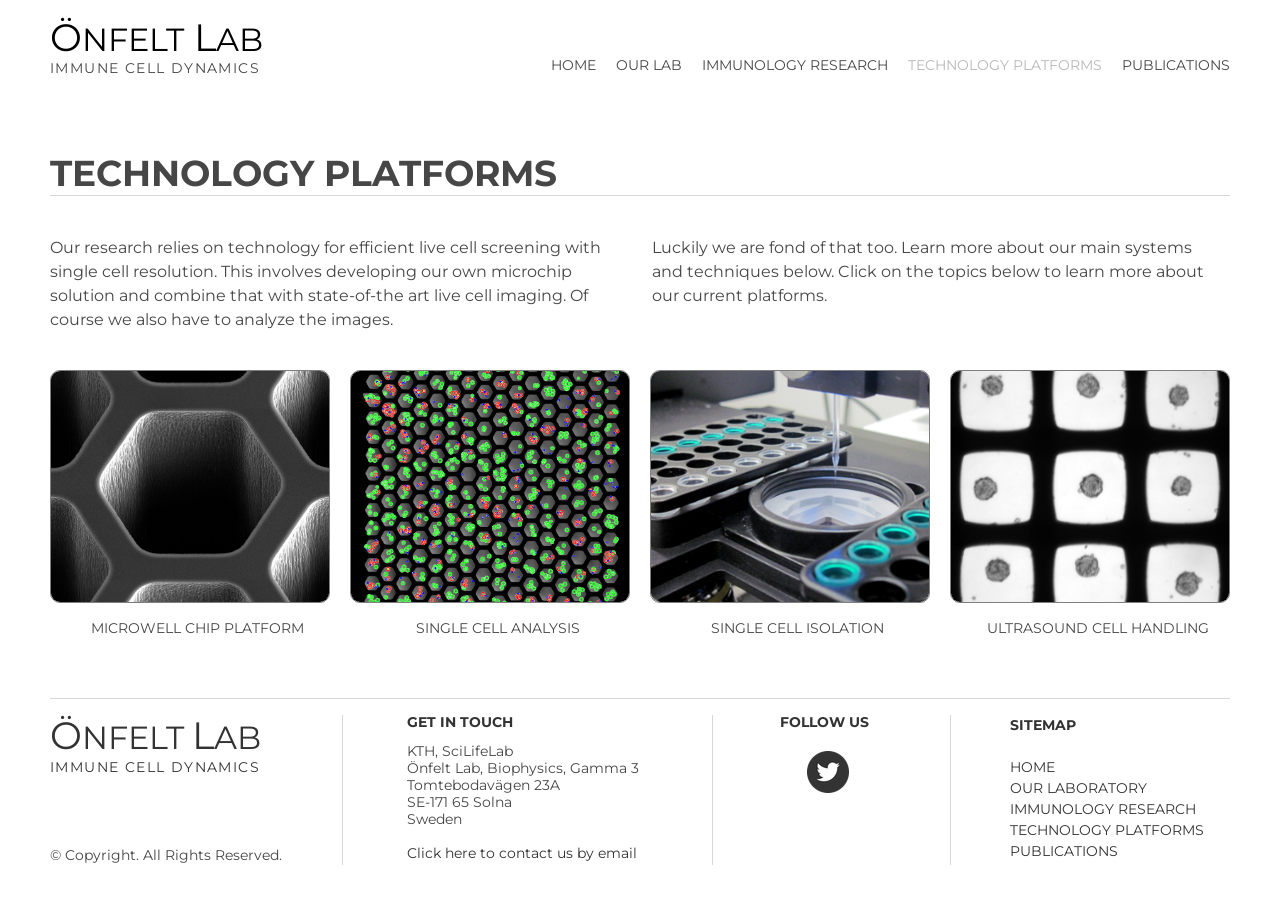
<file: technology/index.html>
<!DOCTYPE html><html prefix="og: http://ogp.me/ns#" style="height:auto !important"><head><meta charset="utf-8"><title>TECHNOLOGY PLATFORMS | onfeltlab.com</title><meta name="robots" content="all"><meta name="generator" content="One.com Web Editor"><meta http-equiv="Cache-Control" content="must-revalidate, max-age=0, public"><meta http-equiv="Expires" content="-1"><meta name="viewport" content="width=device-width,initial-scale=1,minimum-scale=1,maximum-scale=3,user-scalable=yes" minpagewidth="1180" rendermobileview="true"><meta name="MobileOptimized" content="320"><meta name="HandheldFriendly" content="True"><meta name="format-detection" content="telephone=no"><meta property="og:type" content="website"><meta property="og:title" content="TECHNOLOGY PLATFORMS | onfeltlab.com"><meta property="og:site_name" content="onfeltlab.com"><meta property="og:url" content="https://onfelt-lab.github.io/Lab-webpage/technology/"><meta name="twitter:card" content="summary"><meta name="twitter:title" content="TECHNOLOGY PLATFORMS | onfeltlab.com"><meta name="twitter:image:alt" content="TECHNOLOGY PLATFORMS | onfeltlab.com"><link rel="canonical" href="https://onfelt-lab.github.io/Lab-webpage/technology/"><style>html { word-wrap: break-word; }
*, ::before, ::after { word-wrap: inherit; }
html { box-sizing: border-box; }
*, ::before, ::after { box-sizing: inherit; }
div.code { box-sizing: content-box; }
body, ul, ol, li, h1, h2, h3, h4, h5, h6, form, input, p, td, textarea { margin: 0; padding: 0; }
h1, h2, h3, h4, h5, h6 { font-size: 100%; font-weight: normal; }
ol, ul { list-style: none; }
table { border-collapse: collapse; border-spacing: 0; }
img { border: 0; }
body { -moz-osx-font-smoothing: grayscale; -webkit-font-smoothing: antialiased; }</style><style>@font-face {
    font-family: 'dropDownMenu';
    src:
    url('[data-uri]                                                                           [base64]                 aAGYBmQBmAAAAAQAAAAAAAAAAAAAAIAAAAAAAAwAAAAMAAAAcAAEAAwAAABwAAwABAAAAHAAEADgAAAAKAAgAAgACAAEAIOkB//3//wAAAAAAIOkA//3//wAB/+MXBAADAAEAAAAAAAAAAAAAAAEAAf//                                     [base64]/                                                                                                                                [base64]') format('woff');
    font-weight: normal;
    font-style: normal;
}</style><link rel="stylesheet" href="../onewebstatic/c7b07bb79d.css"><style>@media (max-width: 650px) { body { min-width: 'initial' } body.desktopV { min-width: 1180px } }
        @media (min-width: 651px) { body { min-width: 1180px } body.mobileV { min-width: initial } }</style><link rel="stylesheet" href="../onewebstatic/3ab27fe215.css"><link rel="stylesheet" href="../onewebstatic/436841d294.css"><link rel="stylesheet" href="../onewebstatic/b4da795d81.css"><link href="../onewebstatic/google-fonts.css" rel="stylesheet"><link rel="stylesheet" href="../onewebstatic/a4675355f1.css"><style>.bodyBackground {
                            
background-image:none;
background-color:rgba(255,255,255,1);
                        }</style><script>window.WSB_PRIVACY_POLICY_PUBLISHED = true;</script><script src="../onewebstatic/e47f208c3a.js"></script><script src="../onewebstatic/f707379391.js"></script></head><body class="Preview_body__2wDzb bodyBackground" style="overflow-y:scroll;overflow-x:hidden" data-attachments="{}"><div><div data-mobile-pin="0" id="wsb-mobile-header" class="mm mm-mobile-preview"><header id="MobileHeader_container" class="MobileHeader_container__1XW3y" style="background-color:rgba(255,255,255,1)"><div class="MobileHeader_title__1avp4 MobileHeader_pageTitle__2Od2E"><span class="MobileHeader_titleText__1M62s" style="color:rgba(70,70,70,1);font-family:Montserrat;font-weight:normal;font-style:normal">TECHNOLOGY PLATFORMS</span></div><div class="MobileHeader_dummyMenuIconContainer__3mfi4"></div></header><div id="mm" class="MobileHeaderMenu_mobileMenu__21p7v" style="background-color:rgba(255,255,255,1)"><ul><li><a href="../" style="background-color:rgba(255,255,255,1);color:rgba(70,70,70,1);font-size:16px;line-height:3;font-family:Montserrat" title="Home">Home</a></li><li><a href="../ourlab/" style="background-color:rgba(255,255,255,1);color:rgba(70,70,70,1);font-size:16px;line-height:3;font-family:Montserrat" title="OUR LAB">OUR LAB</a></li><li><div class="MobileHeaderMenu_expandCollapseItem__2WnRW"><a href="../immunology/" style="background-color:rgba(255,255,255,1);color:rgba(70,70,70,1);font-size:16px;line-height:3;font-family:Montserrat" title="IMMUNOLOGY RESEARCH">IMMUNOLOGY RESEARCH</a><div class="MobileHeaderMenu_expandCollapseContainer__1rweD" style="background-color:rgba(255,255,255,1)"><span class="MobileHeaderMenu_arrowDown__1Dv_Z" style="color:rgba(70,70,70,1);height:8px;width:8px;margin-top:-4px"></span><span class="MobileHeaderMenu_arrowUp__2THXC" style="color:rgba(70,70,70,1);height:8px;width:8px;margin-top:4px"></span></div></div><ul><li><a href="../immunology/NK/" style="background-color:rgba(255,255,255,1);color:rgba(70,70,70,1);font-size:16px;line-height:3;font-family:Montserrat" title="NK cell dynamics">NK cell dynamics</a></li><li><a href="../immunology/T/" style="background-color:rgba(255,255,255,1);color:rgba(70,70,70,1);font-size:16px;line-height:3;font-family:Montserrat" title="T cell dynamics">T cell dynamics</a></li><li><a href="../immunology/engagers/" style="background-color:rgba(255,255,255,1);color:rgba(70,70,70,1);font-size:16px;line-height:3;font-family:Montserrat" title="Molecular Engagers">Molecular Engagers</a></li><li><a href="../immunology/3d-models/" style="background-color:rgba(255,255,255,1);color:rgba(70,70,70,1);font-size:16px;line-height:3;font-family:Montserrat" title="3D Tumor Models">3D Tumor Models</a></li></ul></li><li class="expanded"><div class="MobileHeaderMenu_expandCollapseItem__2WnRW MobileHeaderMenu_current__2Nelz"><a href="./" class="MobileHeaderMenu_current__2Nelz" style="background-color:rgba(255,255,255,1);color:rgba(70,70,70,1);font-size:16px;line-height:3;font-family:Montserrat;font-weight:bold" title="TECHNOLOGY PLATFORMS">TECHNOLOGY PLATFORMS</a><div class="MobileHeaderMenu_expandCollapseContainer__1rweD" style="background-color:rgba(255,255,255,1)"><span class="MobileHeaderMenu_arrowDown__1Dv_Z" style="color:rgba(70,70,70,1);height:8px;width:8px;margin-top:-4px"></span><span class="MobileHeaderMenu_arrowUp__2THXC" style="color:rgba(70,70,70,1);height:8px;width:8px;margin-top:4px"></span></div></div><ul><li><a href="microwellchips/" style="background-color:rgba(255,255,255,1);color:rgba(70,70,70,1);font-size:16px;line-height:3;font-family:Montserrat" title="Microwell Chip Platform">Microwell Chip Platform</a></li><li><a href="singlecell/" style="background-color:rgba(255,255,255,1);color:rgba(70,70,70,1);font-size:16px;line-height:3;font-family:Montserrat" title="Single Cell Analysis">Single Cell Analysis</a></li><li><a href="singlecellisolation/" style="background-color:rgba(255,255,255,1);color:rgba(70,70,70,1);font-size:16px;line-height:3;font-family:Montserrat" title="Single Cell Isolation">Single Cell Isolation</a></li><li><a href="ultrasoundcellhandling/" style="background-color:rgba(255,255,255,1);color:rgba(70,70,70,1);font-size:16px;line-height:3;font-family:Montserrat" title="Ultrasound Cell Handling">Ultrasound Cell Handling</a></li></ul></li><li><a href="../publications/" style="background-color:rgba(255,255,255,1);color:rgba(70,70,70,1);font-size:16px;line-height:3;font-family:Montserrat" title="PUBLICATIONS">PUBLICATIONS</a></li></ul></div><div id="mm-overlay" class="MobileHeaderMenu_mobileMenu_overlay__3WPnz"></div><div class="MobileHeader_menuIconContainer__lc-Zq off" id="MobileHeader_burgerMenuIcon" data-active-bgcolor="rgba(70,70,70,1)" data-inactive-bgcolor="rgba(70,70,70,1)"><span style="background-color:rgba(70,70,70,1)"></span><span style="background-color:rgba(70,70,70,1)"></span><span style="background-color:rgba(70,70,70,1)"></span></div></div></div><style>.template { visibility: hidden }
body { overflow-x: hidden }</style><link rel="stylesheet" href="../onewebstatic/cd26ad12ff.css"><div class="template" data-mobile-view="true"><div class="Preview_row__3Fkye row" style="width:1180px"></div><div class="Preview_row__3Fkye row Preview_noSideMargin__2I-_n" style="min-height:119px;width:100%"><div data-id="67F56C7E-6CCC-42D9-9DD8-D9C4F7ED6AEF" data-kind="SECTION" style="width:100%;min-height:119px;left:auto;margin-top:0;margin-left:0" class="Preview_componentWrapper__2i4QI"><div id="Header" data-in-template="true" data-id="67F56C7E-6CCC-42D9-9DD8-D9C4F7ED6AEF" data-kind="Block" data-specific-kind="SECTION" data-pin="0" data-stretch="true" class="Preview_block__16Zmu"><div class="StripPreview_backgroundComponent__3YmQM Background_backgroundComponent__3_1Ea hasChildren" style="background-color:transparent;min-height:119px;padding-bottom:0" data-width="100" data-height="119"><div class="Preview_column__1KeVx col" style="min-height:100%;width:1180px;margin:0 auto"><div class="Preview_row__3Fkye row" style="min-height:119px;width:1180px"><div data-id="F4368F99-2D00-4CDF-81DD-00425CDAD22F" data-kind="BACKGROUND" style="width:1180px;min-height:119px;margin-top:0;margin-left:0" class="Preview_componentWrapper__2i4QI"><div data-in-template="true" data-id="F4368F99-2D00-4CDF-81DD-00425CDAD22F" data-kind="Block" data-specific-kind="BACKGROUND" class="Preview_block__16Zmu"><div class="BackgroundPreview_backgroundComponent__3Dr5e BackgroundPreview_bgHeight__3dD2e hasChildren" style="min-height:119px;padding-bottom:42px" data-width="1180" data-height="119"><div class="Preview_column__1KeVx col" style="min-height:100%"><div class="Preview_row__3Fkye row" style="min-height:77px;width:1180px"><div class="Preview_column__1KeVx col" style="min-height:77px;width:360px;float:left"><div data-id="C4A81E41-1314-4E67-8A71-0EAED6569AB9" data-kind="TEXT" style="width:360px;min-height:59px;margin-top:15px;margin-left:0" class="Preview_componentWrapper__2i4QI"><div data-in-template="true" data-id="C4A81E41-1314-4E67-8A71-0EAED6569AB9" data-kind="Component" data-specific-kind="TEXT" class="Preview_component__SbiKo text-align-undefined"><div data-mve-font-change="0" class="styles_contentContainer__lrPIa textnormal styles_text__3jGMu"><h1 style="line-height: 1.2; font-size: 38px; text-align: left;" class="mobile-oversized"><span class="textheading1" style="font-size: 38px; font-weight: normal;"><a class="link1" style="color: #000000;" href="../">Ö<span style="font-size: 32px;" class="mobile-oversized">NFELT</span> L<span style="font-size: 32px;" class="mobile-oversized">AB</span></a></span></h1>
<p style="line-height: 1; font-size: 14px; text-align: left;" class="mobile-undersized-upper"><span style="letter-spacing: 0.1em; color: #464646; font-size: 14px;" class="mobile-undersized-upper">IMMUNE CELL DYNAMICS</span></p></div></div></div><div style="clear:both"></div></div><div class="Preview_column__1KeVx col isExpandable" style="min-height:77px;width:820px;float:left"><div data-id="5023D822-15DF-4BE4-A879-3CE8A492EE22" data-kind="MENU" style="width:820px;min-height:24px;margin-top:53px;margin-left:0" class="Preview_componentWrapper__2i4QI"><div data-in-template="true" data-id="5023D822-15DF-4BE4-A879-3CE8A492EE22" data-kind="Component" data-specific-kind="MENU" class="Preview_mobileHide__9T929 Preview_component__SbiKo"><div class="menu menuself menuhorizontal menuhorizontalright menuverticalmiddle" style="width:820px;height:24px"><ul class="menu1"><li><a href="../"><span>Home</span></a><div class="divider"></div></li><li><a href="../ourlab/"><span>OUR LAB</span></a><div class="divider"></div></li><li><a href="../immunology/"><span>IMMUNOLOGY RESEARCH</span></a><div class="divider"></div></li><li><a class="selected level-0" href="./"><span>TECHNOLOGY PLATFORMS</span></a><div class="divider"></div></li><li><a href="../publications/"><span>PUBLICATIONS</span></a></li></ul></div></div></div><div style="clear:both"></div></div><div style="clear:both"></div></div><div style="clear:both"></div></div></div></div></div></div><div style="clear:both"></div></div></div></div></div></div><div class="Preview_row__3Fkye row Preview_noSideMargin__2I-_n" style="min-height:579px;width:100%"><div data-id="F17CE4BB-6491-4049-A460-AB8425F86ED2" data-kind="SECTION" style="width:100%;min-height:579px;left:auto;margin-top:0;margin-left:0" class="Preview_componentWrapper__2i4QI"><div id="Section1" data-in-template="false" data-id="F17CE4BB-6491-4049-A460-AB8425F86ED2" data-kind="Block" data-specific-kind="SECTION" data-pin="0" data-stretch="true" class="Preview_block__16Zmu"><div class="StripPreview_backgroundComponent__3YmQM Background_backgroundComponent__3_1Ea hasChildren" style="background-color:transparent;min-height:579px;padding-bottom:0" data-width="100" data-height="579"><div class="Preview_column__1KeVx col" style="min-height:100%;width:1180px;margin:0 auto"><div class="Preview_row__3Fkye row" style="min-height:33px;width:1180px"><div data-id="6525F1DE-1E56-490F-A7BA-7AEBCD5F941A" data-kind="BACKGROUND" style="width:1180px;min-height:33px;margin-top:0;margin-left:0" class="Preview_componentWrapper__2i4QI"><div data-in-template="false" data-id="6525F1DE-1E56-490F-A7BA-7AEBCD5F941A" data-kind="Component" data-specific-kind="BACKGROUND" class="Preview_mobileHide__9T929 Preview_component__SbiKo"><div class="BackgroundPreview_backgroundComponent__3Dr5e BackgroundPreview_bgHeight__3dD2e" style="border-color:rgba(215,215,215,1);border-style:solid;border-width:0px 0px 0px 0px;background-clip:padding-box;min-height:33px;padding-bottom:0" data-width="1180" data-height="33"></div></div></div></div><div class="Preview_row__3Fkye row" style="min-height:43px;width:1180px"><div data-id="6D122466-B9EB-4AD4-A877-9272175C1B96" data-kind="TEXT" style="width:1180px;min-height:43px;margin-top:0;margin-left:0" class="Preview_componentWrapper__2i4QI"><div data-in-template="false" data-id="6D122466-B9EB-4AD4-A877-9272175C1B96" data-kind="Component" data-specific-kind="TEXT" class="Preview_component__SbiKo text-align-undefined"><div data-mve-font-change="0" class="styles_contentContainer__lrPIa textnormal styles_text__3jGMu"><h2><span class="textheading2 mobile-oversized" style="font-size: 36px;">TECHNOLOGY PLATFORMS</span></h2></div></div></div></div><div class="Preview_row__3Fkye row" style="min-height:41px;width:1180px"><div data-id="D9C2F160-D76A-426A-8933-A9615A0F04D3" data-kind="BACKGROUND" style="width:1180px;min-height:41px;margin-top:0;margin-left:0" class="Preview_componentWrapper__2i4QI"><div data-in-template="false" data-id="D9C2F160-D76A-426A-8933-A9615A0F04D3" data-kind="Component" data-specific-kind="BACKGROUND" class="Preview_mobileHide__9T929 Preview_component__SbiKo"><div class="BackgroundPreview_backgroundComponent__3Dr5e BackgroundPreview_bgHeight__3dD2e" style="border-color:rgba(215,215,215,1);border-style:solid;border-width:1px 0px 0px 0px;background-clip:padding-box;min-height:41px;padding-bottom:0" data-width="1180" data-height="41"></div></div></div></div><div class="Preview_row__3Fkye row" style="min-height:96px;width:1180px"><div class="Preview_column__1KeVx col" style="min-height:96px;width:570px;float:left"><div data-id="226285FA-8391-4778-B772-5D8E4C0D6CA8" data-kind="TEXT" style="width:570px;min-height:96px;margin-top:0;margin-left:0" class="Preview_componentWrapper__2i4QI"><div data-in-template="false" data-id="226285FA-8391-4778-B772-5D8E4C0D6CA8" data-kind="Component" data-specific-kind="TEXT" class="Preview_component__SbiKo text-align-undefined"><div data-mve-font-change="0" class="styles_contentContainer__lrPIa textnormal styles_text__3jGMu"><p style="line-height: 1.5; font-size: 16px;"><span style="font-size: 16px;">Our research relies on technology for efficient live cell screening with single cell resolution. This involves developing our own microchip solution and combine that with state-of-the art live cell imaging. Of course we also have to analyze the images. </span></p></div></div></div><div style="clear:both"></div></div><div class="Preview_column__1KeVx col" style="min-height:96px;width:602px;float:left"><div data-id="27A91879-7B6B-42DA-A908-ACAC24A9854A" data-kind="TEXT" style="width:570px;min-height:96px;margin-top:0;margin-left:32px" class="Preview_componentWrapper__2i4QI"><div data-in-template="false" data-id="27A91879-7B6B-42DA-A908-ACAC24A9854A" data-kind="Component" data-specific-kind="TEXT" class="Preview_component__SbiKo text-align-undefined"><div data-mve-font-change="0" class="styles_contentContainer__lrPIa textnormal styles_text__3jGMu"><p style="line-height: 1.5; font-size: 16px;"><span style="font-size: 16px;">Luckily we are fond of that too. Learn more about our main systems and techniques below.&nbsp;</span><span style="font-size: 16px;"></span><span style="font-size: 16px;">Click on the topics below to learn more about our current platforms.</span></p></div></div></div><div style="clear:both"></div></div><div style="clear:both"></div></div><div class="Preview_row__3Fkye row" style="min-height:38px;width:1180px"><div data-id="8F1D7507-C610-4C1E-949B-8DB6C8A72E40" data-kind="BACKGROUND" style="width:1180px;min-height:38px;margin-top:0;margin-left:0" class="Preview_componentWrapper__2i4QI"><div data-in-template="false" data-id="8F1D7507-C610-4C1E-949B-8DB6C8A72E40" data-kind="Component" data-specific-kind="BACKGROUND" class="Preview_mobileHide__9T929 Preview_component__SbiKo"><div class="BackgroundPreview_backgroundComponent__3Dr5e BackgroundPreview_bgHeight__3dD2e" style="min-height:38px;padding-bottom:0" data-width="1180" data-height="38"></div></div></div></div><div class="Preview_row__3Fkye row" style="min-height:274px;width:1180px"><div data-id="0DAA36AE-73D3-4E7D-B5D5-41F55849FB1D" data-kind="GALLERY" style="width:1180px;min-height:274px;margin-top:0;margin-left:0" class="Preview_componentWrapper__2i4QI"><div data-in-template="false" data-id="0DAA36AE-73D3-4E7D-B5D5-41F55849FB1D" data-kind="Component" data-specific-kind="GALLERY" data-stretch="false" class="Preview_component__SbiKo"><style>.mobileV div[data-id='0DAA36AE-73D3-4E7D-B5D5-41F55849FB1D'] .gallery .gallery-cell:nth-child(2n+1) {
                    padding: 5px 5px 5px 0 !important;
                }
                .mobileV div[data-id='0DAA36AE-73D3-4E7D-B5D5-41F55849FB1D'] .gallery .gallery-cell:nth-child(2n+2) {
                    padding: 5px 0 5px 5px !important;
                }
                .mobileV div[data-id='0DAA36AE-73D3-4E7D-B5D5-41F55849FB1D'] .gallery .gallery-cell:first-child {
                    padding: 0 5px 5px 0 !important;
                }
                .mobileV div[data-id='0DAA36AE-73D3-4E7D-B5D5-41F55849FB1D'] .gallery .gallery-cell:nth-child(2) {
                    padding: 0 0 5px 5px !important;
                }
                .mobileV div[data-id='0DAA36AE-73D3-4E7D-B5D5-41F55849FB1D'] .gallery {
                    margin-bottom: -5px !important;
                }</style><div class="gallery Gallery_gallery__2AhdO textnormal" data-captionenabled="true" data-mobile-column="2" data-columns="4" data-spacing="20" data-image-ratio="LANDSCAPE" data-original-width="1180" data-compact-view="false"><div data-index="0" class="Gallery_galleryCell__2ARa3 gallery-cell" style="width:280px;margin-left:0;margin-top:0;text-align:center"><a href="microwellchips/" target="_self" title="MICROWELL CHIP PLATFORM" alt="MICROWELL CHIP PLATFORM"><div class="img-container" style="height:233.3px;width:280px;display:flex"><div class="Image_imageComponent__2bb7A img-wrapper" style="border-color:rgba(0,0,0,0.5);border-style:solid;border-width:1px 1px 1px 1px;border-top-left-radius:10px;border-top-right-radius:10px;border-bottom-right-radius:10px;border-bottom-left-radius:10px;width:100%;height:100%;display:flex"><img data-original-width="100%" data-original-height="100%" src="../onewebmedia/uppsala%20vaeggar_001___serialized2.jpg" srcset="../onewebmedia/uppsala%20vaeggar_001___serialized2.jpg, ../onewebmedia/uppsala%20vaeggar_001___serialized2.jpg 2x, ../onewebmedia/uppsala%20vaeggar_001___serialized2.jpg 3x" style="width:100%;height:100%;object-fit:cover" title="MICROWELL CHIP PLATFORM" alt="MICROWELL CHIP PLATFORM" role="presentation" data-loading="lazy" draggable="false" loading="lazy"></div></div><div style="position:relative" class="gallery-caption"><div class="textnormal"><div class="Gallery_galleryCaptionContainer__1UMvN"><div><div style="width:280px;border-color:rgba(0,0,0,0.5);border-style:none;border-width:1px 1px 1px 1px;border-top-left-radius:0px;border-top-right-radius:0px;border-bottom-right-radius:0px;border-bottom-left-radius:0px;padding-left:20px;padding-right:5px;padding-top:15px;padding-bottom:5px" class="Gallery_galleryCaption__2CuUb gallery-title-description-wrapper"><p style="color:#464646;font-family:Montserrat;font-size:14px;font-weight:normal;text-decoration:none;font-style:normal;line-height:1.5;text-shadow:none" class="Gallery_galleryCaption__2CuUb"><span>MICROWELL CHIP PLATFORM</span></p></div></div></div></div></div></a></div><div data-index="1" class="Gallery_galleryCell__2ARa3 gallery-cell" style="width:280px;margin-left:20px;margin-top:0;text-align:center"><a href="singlecell/" target="_self" title="SINGLE CELL ANALYSIS" alt="SINGLE CELL ANALYSIS"><div class="img-container" style="height:233.3px;width:280px;display:flex"><div class="Image_imageComponent__2bb7A img-wrapper" style="border-color:rgba(0,0,0,0.5);border-style:solid;border-width:1px 1px 1px 1px;border-top-left-radius:10px;border-top-right-radius:10px;border-bottom-right-radius:10px;border-bottom-left-radius:10px;width:100%;height:100%;display:flex"><img data-original-width="100%" data-original-height="100%" src="../onewebmedia/analyzed.png" srcset="../onewebmedia/analyzed.png, ../onewebmedia/analyzed.png 2x, ../onewebmedia/analyzed.png 3x" style="width:100%;height:100%;object-fit:cover" title="SINGLE CELL ANALYSIS" alt="SINGLE CELL ANALYSIS" role="presentation" data-loading="lazy" draggable="false" loading="lazy"></div></div><div style="position:relative" class="gallery-caption"><div class="textnormal"><div class="Gallery_galleryCaptionContainer__1UMvN"><div><div style="width:280px;border-color:rgba(0,0,0,0.5);border-style:none;border-width:1px 1px 1px 1px;border-top-left-radius:0px;border-top-right-radius:0px;border-bottom-right-radius:0px;border-bottom-left-radius:0px;padding-left:20px;padding-right:5px;padding-top:15px;padding-bottom:5px" class="Gallery_galleryCaption__2CuUb gallery-title-description-wrapper"><p style="color:#464646;font-family:Montserrat;font-size:14px;font-weight:normal;text-decoration:none;font-style:normal;line-height:1.5;text-shadow:none" class="Gallery_galleryCaption__2CuUb"><span>SINGLE CELL ANALYSIS</span></p></div></div></div></div></div></a></div><div data-index="2" class="Gallery_galleryCell__2ARa3 gallery-cell" style="width:280px;margin-left:20px;margin-top:0;text-align:center"><a href="singlecellisolation/" target="_self" title="SINGLE CELL ISOLATION" alt="SINGLE CELL ISOLATION"><div class="img-container" style="height:233.3px;width:280px;display:flex"><div class="Image_imageComponent__2bb7A img-wrapper" style="border-color:rgba(0,0,0,0.5);border-style:solid;border-width:1px 1px 1px 1px;border-top-left-radius:10px;border-top-right-radius:10px;border-bottom-right-radius:10px;border-bottom-left-radius:10px;width:100%;height:100%;display:flex"><img data-original-width="100%" data-original-height="100%" src="../onewebmedia/Picking___serialized4.png" srcset="../onewebmedia/Picking___serialized4.png, ../onewebmedia/Picking___serialized4.png 2x, ../onewebmedia/Picking___serialized4.png 3x" style="width:100%;height:100%;object-fit:cover" title="SINGLE CELL ISOLATION" alt="SINGLE CELL ISOLATION" role="presentation" data-loading="lazy" draggable="false" loading="lazy"></div></div><div style="position:relative" class="gallery-caption"><div class="textnormal"><div class="Gallery_galleryCaptionContainer__1UMvN"><div><div style="width:280px;border-color:rgba(0,0,0,0.5);border-style:none;border-width:1px 1px 1px 1px;border-top-left-radius:0px;border-top-right-radius:0px;border-bottom-right-radius:0px;border-bottom-left-radius:0px;padding-left:20px;padding-right:5px;padding-top:15px;padding-bottom:5px" class="Gallery_galleryCaption__2CuUb gallery-title-description-wrapper"><p style="color:#464646;font-family:Montserrat;font-size:14px;font-weight:normal;text-decoration:none;font-style:normal;line-height:1.5;text-shadow:none" class="Gallery_galleryCaption__2CuUb"><span>SINGLE CELL ISOLATION</span></p></div></div></div></div></div></a></div><div data-index="3" class="Gallery_galleryCell__2ARa3 gallery-cell" style="width:280px;margin-left:20px;margin-top:0;text-align:center"><a href="ultrasoundcellhandling/" target="_self" title="ULTRASOUND CELL HANDLING" alt="ULTRASOUND CELL HANDLING"><div class="img-container" style="height:233.3px;width:280px;display:flex"><div class="Image_imageComponent__2bb7A img-wrapper" style="border-color:rgba(0,0,0,0.5);border-style:solid;border-width:1px 1px 1px 1px;border-top-left-radius:10px;border-top-right-radius:10px;border-bottom-right-radius:10px;border-bottom-left-radius:10px;width:100%;height:100%;display:flex"><img data-original-width="100%" data-original-height="100%" src="../onewebmedia/Ultraljud___serialized8.png" srcset="../onewebmedia/Ultraljud___serialized8.png, ../onewebmedia/Ultraljud___serialized8.png 2x, ../onewebmedia/Ultraljud___serialized8.png 3x" style="width:100%;height:100%;object-fit:cover" title="ULTRASOUND CELL HANDLING" alt="ULTRASOUND CELL HANDLING" role="presentation" data-loading="lazy" draggable="false" loading="lazy"></div></div><div style="position:relative" class="gallery-caption"><div class="textnormal"><div class="Gallery_galleryCaptionContainer__1UMvN"><div><div style="width:280px;border-color:rgba(0,0,0,0.5);border-style:none;border-width:1px 1px 1px 1px;border-top-left-radius:0px;border-top-right-radius:0px;border-bottom-right-radius:0px;border-bottom-left-radius:0px;padding-left:20px;padding-right:5px;padding-top:15px;padding-bottom:5px" class="Gallery_galleryCaption__2CuUb gallery-title-description-wrapper"><p style="color:#464646;font-family:Montserrat;font-size:14px;font-weight:normal;text-decoration:none;font-style:normal;line-height:1.5;text-shadow:none" class="Gallery_galleryCaption__2CuUb"><span>ULTRASOUND CELL HANDLING</span></p></div></div></div></div></div></a></div></div></div></div></div><div class="Preview_row__3Fkye row" style="min-height:54px;width:1180px"><div data-id="CD6CEEC6-3773-4470-B662-0BE35DE66A7F" data-kind="BACKGROUND" style="width:1180px;min-height:38px;margin-top:16px;margin-left:0" class="Preview_componentWrapper__2i4QI"><div data-in-template="false" data-id="CD6CEEC6-3773-4470-B662-0BE35DE66A7F" data-kind="Component" data-specific-kind="BACKGROUND" class="Preview_mobileHide__9T929 Preview_component__SbiKo"><div class="BackgroundPreview_backgroundComponent__3Dr5e BackgroundPreview_bgHeight__3dD2e" style="min-height:38px;padding-bottom:0" data-width="1180" data-height="38"></div></div></div></div><div style="clear:both"></div></div></div></div></div></div><div class="Preview_row__3Fkye row Preview_noSideMargin__2I-_n" style="min-height:183px;width:100%"><div data-id="0AA5B327-B047-4327-ADEA-21DD52CE54A0" data-kind="SECTION" style="width:100%;min-height:183px;left:auto;margin-top:0;margin-left:0" class="Preview_componentWrapper__2i4QI"><div id="Footer" data-in-template="true" data-id="0AA5B327-B047-4327-ADEA-21DD52CE54A0" data-kind="Block" data-specific-kind="SECTION" data-pin="0" data-stretch="true" class="Preview_block__16Zmu"><div class="StripPreview_backgroundComponent__3YmQM Background_backgroundComponent__3_1Ea hasChildren" style="background-color:transparent;min-height:183px;padding-bottom:0" data-width="100" data-height="183"><div class="Preview_column__1KeVx col" style="min-height:100%;width:1180px;margin:0 auto"><div class="Preview_row__3Fkye row" style="min-height:15px;width:1180px"><div data-id="0E93AD50-3F5E-442E-A696-5EA870FE3696" data-kind="BACKGROUND" style="width:1180px;min-height:15px;margin-top:0;margin-left:0" class="Preview_componentWrapper__2i4QI"><div data-in-template="true" data-id="0E93AD50-3F5E-442E-A696-5EA870FE3696" data-kind="Component" data-specific-kind="BACKGROUND" class="Preview_mobileHide__9T929 Preview_component__SbiKo"><div class="BackgroundPreview_backgroundComponent__3Dr5e BackgroundPreview_bgHeight__3dD2e" style="border-color:rgba(215,215,215,1);border-style:solid;border-width:1px 0px 0px 0px;background-clip:padding-box;min-height:15px;padding-bottom:0" data-width="1180" data-height="15"></div></div></div></div><div class="Preview_row__3Fkye row" style="min-height:152px;width:1180px"><div class="Preview_column__1KeVx col" style="min-height:152px;width:270px;float:left"><div class="Preview_row__3Fkye row" style="min-height:61px;width:270px"><div data-id="2C0B6B53-B870-43CD-8BE2-6A2641A6BC06" data-kind="TEXT" style="width:270px;min-height:61px;margin-top:0;margin-left:0" class="Preview_componentWrapper__2i4QI"><div data-in-template="true" data-id="2C0B6B53-B870-43CD-8BE2-6A2641A6BC06" data-kind="Component" data-specific-kind="TEXT" class="Preview_component__SbiKo text-align-undefined"><div data-mve-font-change="0" class="styles_contentContainer__lrPIa textnormal styles_text__3jGMu"><h1 class="textheading1" style="line-height: 1.2; font-size: 32px;"><span class="textheading1" style="font-weight: normal; letter-spacing: normal; font-size: 32px;"><a class="link1" href="../"><span style="font-size: 38px;" class="mobile-oversized">Ö</span>NFELT <span style="font-size: 38px;" class="mobile-oversized">L</span>AB</a></span></h1>
<p style="line-height: 1.2;" class="mobile-undersized-upper"><span style="letter-spacing: 0.1em;"><a class="link1" href="../">IMMUNE CELL DYNAMICS</a></span></p></div></div></div></div><div class="Preview_row__3Fkye row" style="min-height:91px;width:270px"><div data-id="D09744E7-B95B-4CFB-BE66-F27EC6725021" data-kind="TEXT" style="width:270px;min-height:20px;margin-top:71px;margin-left:0" class="Preview_componentWrapper__2i4QI"><div data-in-template="true" data-id="D09744E7-B95B-4CFB-BE66-F27EC6725021" data-kind="Component" data-specific-kind="TEXT" class="Preview_component__SbiKo text-align-undefined"><div data-mve-font-change="0" class="styles_contentContainer__lrPIa textnormal styles_text__3jGMu"><p style="text-align: left;" class="mobile-undersized-upper"><span style="font-size: 14px;" class="mobile-undersized-upper">© Copyright. All Rights Reserved.</span></p></div></div></div></div><div style="clear:both"></div></div><div class="Preview_column__1KeVx col" style="min-height:152px;width:23px;float:left"><div data-id="B6D2A147-2E08-4286-9845-71C758C8BCA3" data-kind="BACKGROUND" style="width:23px;min-height:150px;margin-top:2px;margin-left:0" class="Preview_componentWrapper__2i4QI"><div data-in-template="true" data-id="B6D2A147-2E08-4286-9845-71C758C8BCA3" data-kind="Component" data-specific-kind="BACKGROUND" class="Preview_mobileHide__9T929 Preview_component__SbiKo"><div class="BackgroundPreview_backgroundComponent__3Dr5e BackgroundPreview_bgHeight__3dD2e" style="border-color:rgba(215,215,215,1);border-style:solid;border-width:0px 1px 0px 0px;background-clip:padding-box;min-height:150px;padding-bottom:0" data-width="23" data-height="150"></div></div></div><div style="clear:both"></div></div><div class="Preview_column__1KeVx col" style="min-height:152px;width:347px;float:left"><div class="Preview_row__3Fkye row" style="min-height:126px;width:347px"><div data-id="79E0C325-575D-424E-8774-41830A37F06D" data-kind="TEXT" style="width:283px;min-height:124px;margin-top:2px;margin-left:64px" class="Preview_componentWrapper__2i4QI"><div data-in-template="true" data-id="79E0C325-575D-424E-8774-41830A37F06D" data-kind="Component" data-specific-kind="TEXT" class="Preview_component__SbiKo text-align-undefined"><div data-mve-font-change="0" class="styles_contentContainer__lrPIa textnormal styles_text__3jGMu"><h3 style="line-height: 1;"><span class="textheading3 mobile-undersized-upper">GET IN TOUCH</span></h3>
<p style="line-height: 1;" class="mobile-undersized-upper"><br></p>
<p class="mobile-undersized-upper">KTH, SciLifeLab<br>Önfelt Lab, Biophysics, Gamma 3&nbsp;<br>Tomtebodavägen 23A<br>SE-171 65 Solna<br>Sweden</p></div></div></div></div><div class="Preview_row__3Fkye row" style="min-height:26px;width:347px"><div data-id="B37A91F6-48C7-4DE7-825B-0E6DB953D3EB" data-kind="TEXT" style="width:263px;min-height:20px;margin-top:6px;margin-left:64px" class="Preview_componentWrapper__2i4QI"><div data-in-template="true" data-id="B37A91F6-48C7-4DE7-825B-0E6DB953D3EB" data-kind="Component" data-specific-kind="TEXT" class="Preview_component__SbiKo text-align-undefined"><div data-mve-font-change="0" class="styles_contentContainer__lrPIa textnormal styles_text__3jGMu"><p style="text-align: left;" class="mobile-undersized-upper"><span style="font-size: 14px;" class="mobile-undersized-upper"><a class="link1" href="mailto:onfelt@kth.se">Click here to contact us by email</a></span></p></div></div></div></div><div style="clear:both"></div></div><div class="Preview_column__1KeVx col" style="min-height:152px;width:23px;float:left"><div data-id="32089218-62AA-4EF8-B6BA-5F37C05B68D8" data-kind="BACKGROUND" style="width:23px;min-height:150px;margin-top:2px;margin-left:0" class="Preview_componentWrapper__2i4QI"><div data-in-template="true" data-id="32089218-62AA-4EF8-B6BA-5F37C05B68D8" data-kind="Component" data-specific-kind="BACKGROUND" class="Preview_mobileHide__9T929 Preview_component__SbiKo"><div class="BackgroundPreview_backgroundComponent__3Dr5e BackgroundPreview_bgHeight__3dD2e" style="border-color:rgba(215,215,215,1);border-style:solid;border-width:0px 1px 0px 0px;background-clip:padding-box;min-height:150px;padding-bottom:0" data-width="23" data-height="150"></div></div></div><div style="clear:both"></div></div><div class="Preview_column__1KeVx col" style="min-height:152px;width:162px;float:left"><div class="Preview_row__3Fkye row" style="min-height:22px;width:162px"><div data-id="9EE2FC34-605D-4756-91B8-5338F12A1AC6" data-kind="TEXT" style="width:95px;min-height:20px;margin-top:2px;margin-left:67px" class="Preview_componentWrapper__2i4QI"><div data-in-template="true" data-id="9EE2FC34-605D-4756-91B8-5338F12A1AC6" data-kind="Component" data-specific-kind="TEXT" class="Preview_component__SbiKo text-align-undefined"><div data-mve-font-change="0" class="styles_contentContainer__lrPIa textnormal styles_text__3jGMu"><h3 style="line-height: 1;"><span class="textheading3 mobile-undersized-upper">FOLLOW US</span></h3></div></div></div></div><div class="Preview_row__3Fkye row" style="min-height:58px;width:162px"><div data-id="83D4CBFE-2CC1-441B-BA3E-519E648234E4" data-kind="IMAGE" style="width:42px;min-height:42px;margin-top:16px;margin-left:94px" class="Preview_componentWrapper__2i4QI"><div data-in-template="true" data-id="83D4CBFE-2CC1-441B-BA3E-519E648234E4" data-kind="Component" data-specific-kind="IMAGE" class="Preview_component__SbiKo"><div class="Mobile_imageComponent__QXWk1 Mobile_cropMode__cLuJp" style="overflow:hidden" data-width="42" data-height="42"><a href="https://twitter.com/OnfeltLab" target="_self" alt="" data-stop-propagation="true"><img loading="lazy" role="presentation" data-scalestrategy="crop" style="margin-top:0px;margin-left:0px;display:block;margin:0" src="../onewebstatic/a95558b30c.png" srcset="../onewebstatic/a95558b30c.png, ../onewebstatic/895a680b72.png 2x, ../onewebstatic/25f931105a.png 3x" height="42" width="42" data-width="42" data-height="42"></a></div></div></div></div><div style="clear:both"></div></div><div class="Preview_column__1KeVx col" style="min-height:152px;width:76px;float:left"><div data-id="0037AFE2-99D3-4FE3-AFA2-E3F15E8FEFA4" data-kind="BACKGROUND" style="width:23px;min-height:150px;margin-top:2px;margin-left:53px" class="Preview_componentWrapper__2i4QI"><div data-in-template="true" data-id="0037AFE2-99D3-4FE3-AFA2-E3F15E8FEFA4" data-kind="Component" data-specific-kind="BACKGROUND" class="Preview_mobileHide__9T929 Preview_component__SbiKo"><div class="BackgroundPreview_backgroundComponent__3Dr5e BackgroundPreview_bgHeight__3dD2e" style="border-color:rgba(215,215,215,1);border-style:solid;border-width:0px 1px 0px 0px;background-clip:padding-box;min-height:150px;padding-bottom:0" data-width="23" data-height="150"></div></div></div><div style="clear:both"></div></div><div class="Preview_column__1KeVx col" style="min-height:152px;width:271px;float:left"><div data-id="0AA43D20-341D-4AD0-9023-150EBC2D5306" data-kind="TEXT" style="width:212px;min-height:150px;margin-top:2px;margin-left:59px" class="Preview_componentWrapper__2i4QI"><div data-in-template="true" data-id="0AA43D20-341D-4AD0-9023-150EBC2D5306" data-kind="Component" data-specific-kind="TEXT" class="Preview_component__SbiKo text-align-undefined"><div data-mve-font-change="0" class="styles_contentContainer__lrPIa textnormal styles_text__3jGMu"><h3 style="line-height: 1.5;"><span class="textheading3 mobile-undersized-upper">SITEMAP</span></h3>
<p style="line-height: 1.5;" class="mobile-undersized-upper"><br></p>
<p style="line-height: 1.5;" class="mobile-undersized-upper"><a class="link1" href="../">HOME</a></p>
<p style="line-height: 1.5;" class="mobile-undersized-upper"><a class="link1" href="../ourlab/">OUR LABORATORY</a></p>
<p style="line-height: 1.5;" class="mobile-undersized-upper"><a class="link1" href="../immunology/">IMMUNOLOGY RESEARCH</a></p>
<p style="line-height: 1.5;" class="mobile-undersized-upper"><a class="link1" href="./">TECHNOLOGY PLATFORMS</a></p>
<p style="line-height: 1.5;" class="mobile-undersized-upper"><a class="link1" href="../publications/">PUBLICATIONS</a></p></div></div></div><div style="clear:both"></div></div><div style="clear:both"></div></div><div class="Preview_row__3Fkye row" style="min-height:16px;width:1180px"><div data-id="43604AEF-5617-4CD1-96DB-2F190DF60643" data-kind="BACKGROUND" style="width:1180px;min-height:16px;margin-top:0;margin-left:0" class="Preview_componentWrapper__2i4QI"><div data-in-template="true" data-id="43604AEF-5617-4CD1-96DB-2F190DF60643" data-kind="Component" data-specific-kind="BACKGROUND" class="Preview_mobileHide__9T929 Preview_component__SbiKo"><div class="BackgroundPreview_backgroundComponent__3Dr5e BackgroundPreview_bgHeight__3dD2e" style="border-color:rgba(215,215,215,1);border-style:none;border-width:1px 0px 0px 0px;min-height:16px;padding-bottom:0" data-width="1180" data-height="16"></div></div></div></div><div style="clear:both"></div></div></div></div></div></div></div><div class="publishOnlyComponents"><div data-testid="empty-cart-component"></div></div><script src="../onewebstatic/a2cf72ae9c.js"></script><script src="../onewebstatic/d8aaffab41.js"></script><script src="../onewebstatic/6499ecfb0a.js"></script><script src="../onewebstatic/a966beca17.js"></script><script src="../onewebstatic/0cc6b0fe94.js"></script><script src="../onewebstatic/3ca735d8af.js"></script><script src="../onewebstatic/79d2b8e633.js"></script><script src="../onewebstatic/40bfe3a069.js"></script><script src="../onewebstatic/f568dac167.js"></script><script src="../onewebstatic/754da52d3a.js"></script><script src="../onewebstatic/6563f65d21.js"></script><script src="../onewebstatic/cbd6cd157d.js"></script><script>window._mobileEditorData={"data":{"F4368F99-2D00-4CDF-81DD-00425CDAD22F":["C4A81E41-1314-4E67-8A71-0EAED6569AB9"],"67F56C7E-6CCC-42D9-9DD8-D9C4F7ED6AEF":["F4368F99-2D00-4CDF-81DD-00425CDAD22F"],"0AA5B327-B047-4327-ADEA-21DD52CE54A0":["2C0B6B53-B870-43CD-8BE2-6A2641A6BC06","D09744E7-B95B-4CFB-BE66-F27EC6725021","79E0C325-575D-424E-8774-41830A37F06D","B37A91F6-48C7-4DE7-825B-0E6DB953D3EB","9EE2FC34-605D-4756-91B8-5338F12A1AC6","83D4CBFE-2CC1-441B-BA3E-519E648234E4","0AA43D20-341D-4AD0-9023-150EBC2D5306"],"F17CE4BB-6491-4049-A460-AB8425F86ED2":["6D122466-B9EB-4AD4-A877-9272175C1B96","226285FA-8391-4778-B772-5D8E4C0D6CA8","27A91879-7B6B-42DA-A908-ACAC24A9854A","0DAA36AE-73D3-4E7D-B5D5-41F55849FB1D"],"32A90631-14BC-44C6-A4B0-3779776A1D7F":["67F56C7E-6CCC-42D9-9DD8-D9C4F7ED6AEF","F17CE4BB-6491-4049-A460-AB8425F86ED2","0AA5B327-B047-4327-ADEA-21DD52CE54A0"]},"wrappedCmpsMap":{"C4A81E41-1314-4E67-8A71-0EAED6569AB9":[],"6D122466-B9EB-4AD4-A877-9272175C1B96":[],"226285FA-8391-4778-B772-5D8E4C0D6CA8":[],"27A91879-7B6B-42DA-A908-ACAC24A9854A":[],"2C0B6B53-B870-43CD-8BE2-6A2641A6BC06":[],"D09744E7-B95B-4CFB-BE66-F27EC6725021":[],"79E0C325-575D-424E-8774-41830A37F06D":[],"B37A91F6-48C7-4DE7-825B-0E6DB953D3EB":[],"9EE2FC34-605D-4756-91B8-5338F12A1AC6":[],"0AA43D20-341D-4AD0-9023-150EBC2D5306":[]},"root":"32A90631-14BC-44C6-A4B0-3779776A1D7F","styles":{"F4368F99-2D00-4CDF-81DD-00425CDAD22F":{"marginTop":18,"marginBottom":18},"C4A81E41-1314-4E67-8A71-0EAED6569AB9":{"marginTop":35,"marginBottom":35},"F17CE4BB-6491-4049-A460-AB8425F86ED2":{"marginTop":0},"226285FA-8391-4778-B772-5D8E4C0D6CA8":{"marginTop":20},"27A91879-7B6B-42DA-A908-ACAC24A9854A":{"marginTop":20},"0DAA36AE-73D3-4E7D-B5D5-41F55849FB1D":{"marginTop":20,"marginBottom":18},"6D122466-B9EB-4AD4-A877-9272175C1B96":{"marginTop":35},"0AA5B327-B047-4327-ADEA-21DD52CE54A0":{"marginTop":0},"D09744E7-B95B-4CFB-BE66-F27EC6725021":{"marginTop":20},"79E0C325-575D-424E-8774-41830A37F06D":{"marginTop":20},"B37A91F6-48C7-4DE7-825B-0E6DB953D3EB":{"marginTop":20},"9EE2FC34-605D-4756-91B8-5338F12A1AC6":{"marginTop":20},"83D4CBFE-2CC1-441B-BA3E-519E648234E4":{"marginTop":20},"0AA43D20-341D-4AD0-9023-150EBC2D5306":{"marginTop":20,"marginBottom":35},"2C0B6B53-B870-43CD-8BE2-6A2641A6BC06":{"marginTop":35}},"groups":{},"settings":{}}</script><script src="../onewebstatic/9761174e65.js"></script><script src="../onewebstatic/50a91946f6.js"></script><script src="../onewebstatic/c11b17c5d2.js"></script><script src="../onewebstatic/79575a4ba3.js"></script><script src="../onewebstatic/9fd7509069.js"></script><script src="../onewebstatic/f325d37433.js"></script><script src="../onewebstatic/ac03fb8dec.js" id="mobileBackgroundLiner" data-params="{&quot;bodyBackgroundClassName&quot;:&quot;bodyBackground&quot;,&quot;linerClassName&quot;:&quot;Preview_bodyBackgroundLiner__1bYbS&quot;,&quot;scrollEffect&quot;:null}"></script><div id="tracking-scripts-container">
                    <script key="g-tag-load-lib-script">
                        
                    </script>
                    <script key="f-pixel-script">
                        
                    </script>
                    <script key="sitWit-script">
                        
                    </script>
                    <script key="kliken-script">
                        
                    </script>
                    </div><div></div></body></html>
</file>
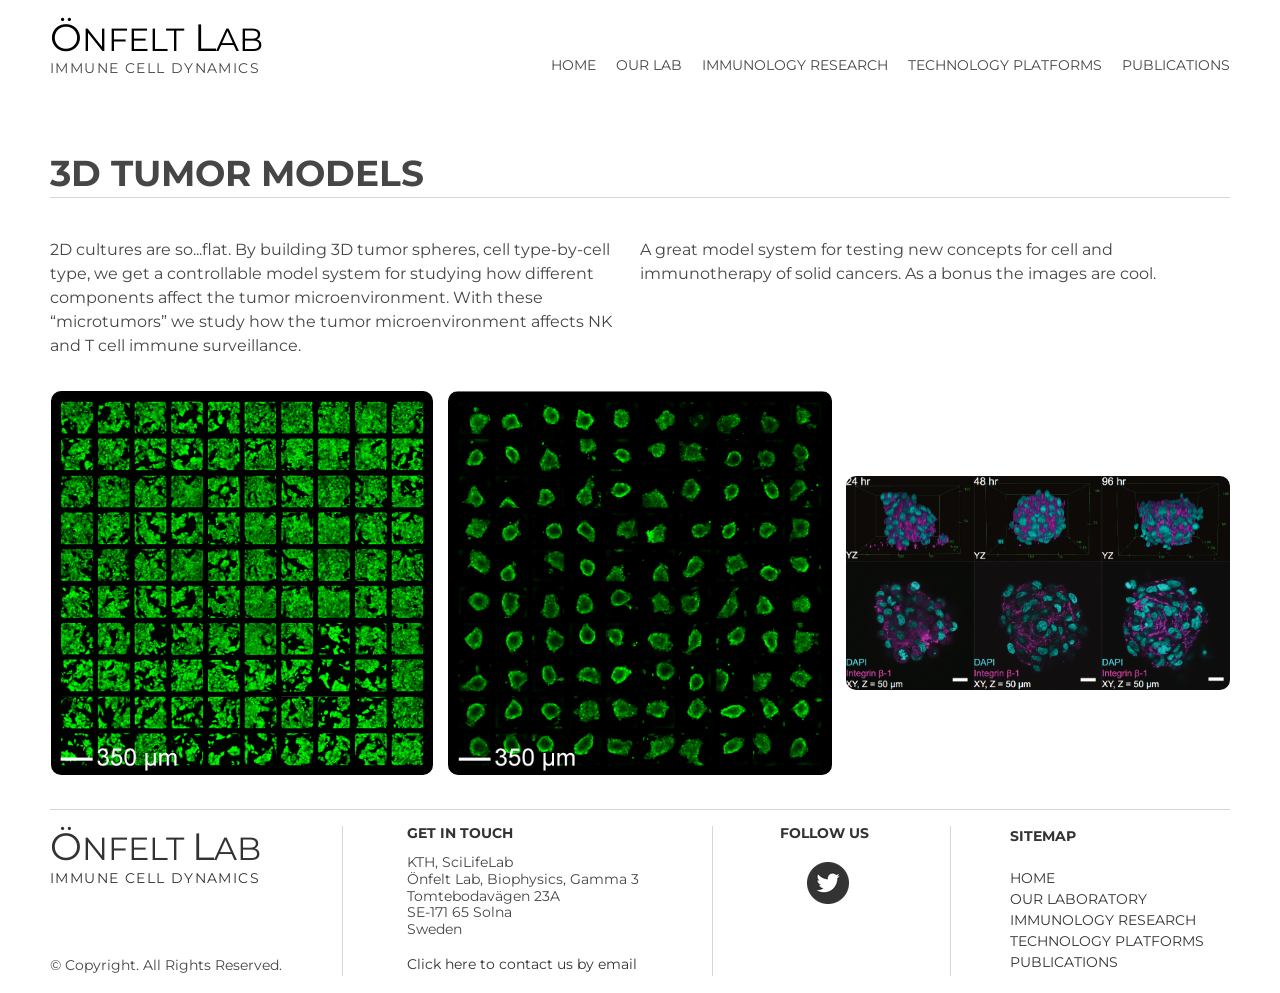
<file: immunology/3d-models/index.html>
<!DOCTYPE html><html prefix="og: http://ogp.me/ns#" style="height:auto !important"><head><meta charset="utf-8"><title>3D Tumor Models | onfeltlab.com</title><meta name="robots" content="all"><meta name="generator" content="One.com Web Editor"><meta http-equiv="Cache-Control" content="must-revalidate, max-age=0, public"><meta http-equiv="Expires" content="-1"><meta name="viewport" content="width=device-width,initial-scale=1,minimum-scale=1,maximum-scale=3,user-scalable=yes" minpagewidth="1180" rendermobileview="true"><meta name="MobileOptimized" content="320"><meta name="HandheldFriendly" content="True"><meta name="format-detection" content="telephone=no"><meta property="og:type" content="website"><meta property="og:title" content="3D Tumor Models | onfeltlab.com"><meta property="og:site_name" content="onfeltlab.com"><meta property="og:url" content="https://onfelt-lab.github.io/Lab-webpage/immunology/3d-models/"><meta name="twitter:card" content="summary"><meta name="twitter:title" content="3D Tumor Models | onfeltlab.com"><meta name="twitter:image:alt" content="3D Tumor Models | onfeltlab.com"><link rel="canonical" href="https://onfelt-lab.github.io/Lab-webpage/immunology/3d-models/"><style>html { word-wrap: break-word; }
*, ::before, ::after { word-wrap: inherit; }
html { box-sizing: border-box; }
*, ::before, ::after { box-sizing: inherit; }
div.code { box-sizing: content-box; }
body, ul, ol, li, h1, h2, h3, h4, h5, h6, form, input, p, td, textarea { margin: 0; padding: 0; }
h1, h2, h3, h4, h5, h6 { font-size: 100%; font-weight: normal; }
ol, ul { list-style: none; }
table { border-collapse: collapse; border-spacing: 0; }
img { border: 0; }
body { -moz-osx-font-smoothing: grayscale; -webkit-font-smoothing: antialiased; }</style><style>@font-face {
    font-family: 'dropDownMenu';
    src:
    url('[data-uri]                                                                           [base64]                 aAGYBmQBmAAAAAQAAAAAAAAAAAAAAIAAAAAAAAwAAAAMAAAAcAAEAAwAAABwAAwABAAAAHAAEADgAAAAKAAgAAgACAAEAIOkB//3//wAAAAAAIOkA//3//wAB/+MXBAADAAEAAAAAAAAAAAAAAAEAAf//                                     [base64]/                                                                                                                                [base64]') format('woff');
    font-weight: normal;
    font-style: normal;
}</style><link rel="stylesheet" href="../../onewebstatic/23407f9986.css"><style>@media (max-width: 650px) { body { min-width: 'initial' } body.desktopV { min-width: 1180px } }
        @media (min-width: 651px) { body { min-width: 1180px } body.mobileV { min-width: initial } }</style><link rel="stylesheet" href="../../onewebstatic/3ab27fe215.css"><link rel="stylesheet" href="../../onewebstatic/436841d294.css"><link rel="stylesheet" href="../../onewebstatic/b4da795d81.css"><link href="../../onewebstatic/google-fonts.css" rel="stylesheet"><link rel="stylesheet" href="../../onewebstatic/a4675355f1.css"><style>.bodyBackground {
                            
background-image:none;
background-color:rgba(255,255,255,1);
                        }</style><script>window.WSB_PRIVACY_POLICY_PUBLISHED = true;</script><script src="../../onewebstatic/e47f208c3a.js"></script><script src="../../onewebstatic/f707379391.js"></script></head><body class="Preview_body__2wDzb bodyBackground" style="overflow-y:scroll;overflow-x:hidden" data-attachments="{}"><div><div data-mobile-pin="0" id="wsb-mobile-header" class="mm mm-mobile-preview"><header id="MobileHeader_container" class="MobileHeader_container__1XW3y" style="background-color:rgba(255,255,255,1)"><div class="MobileHeader_title__1avp4 MobileHeader_pageTitle__2Od2E"><span class="MobileHeader_titleText__1M62s" style="color:rgba(70,70,70,1);font-family:Montserrat;font-weight:normal;font-style:normal">3D Tumor Models</span></div><div class="MobileHeader_dummyMenuIconContainer__3mfi4"></div></header><div id="mm" class="MobileHeaderMenu_mobileMenu__21p7v" style="background-color:rgba(255,255,255,1)"><ul><li><a href="../../" style="background-color:rgba(255,255,255,1);color:rgba(70,70,70,1);font-size:16px;line-height:3;font-family:Montserrat" title="Home">Home</a></li><li><a href="../../ourlab/" style="background-color:rgba(255,255,255,1);color:rgba(70,70,70,1);font-size:16px;line-height:3;font-family:Montserrat" title="OUR LAB">OUR LAB</a></li><li class="expanded"><div class="MobileHeaderMenu_expandCollapseItem__2WnRW"><a href="../" style="background-color:rgba(255,255,255,1);color:rgba(70,70,70,1);font-size:16px;line-height:3;font-family:Montserrat" title="IMMUNOLOGY RESEARCH">IMMUNOLOGY RESEARCH</a><div class="MobileHeaderMenu_expandCollapseContainer__1rweD" style="background-color:rgba(255,255,255,1)"><span class="MobileHeaderMenu_arrowDown__1Dv_Z" style="color:rgba(70,70,70,1);height:8px;width:8px;margin-top:-4px"></span><span class="MobileHeaderMenu_arrowUp__2THXC" style="color:rgba(70,70,70,1);height:8px;width:8px;margin-top:4px"></span></div></div><ul><li><a href="../NK/" style="background-color:rgba(255,255,255,1);color:rgba(70,70,70,1);font-size:16px;line-height:3;font-family:Montserrat" title="NK cell dynamics">NK cell dynamics</a></li><li><a href="../T/" style="background-color:rgba(255,255,255,1);color:rgba(70,70,70,1);font-size:16px;line-height:3;font-family:Montserrat" title="T cell dynamics">T cell dynamics</a></li><li><a href="../engagers/" style="background-color:rgba(255,255,255,1);color:rgba(70,70,70,1);font-size:16px;line-height:3;font-family:Montserrat" title="Molecular Engagers">Molecular Engagers</a></li><li><a href="./" class="MobileHeaderMenu_current__2Nelz" style="background-color:rgba(255,255,255,1);color:rgba(70,70,70,1);font-size:16px;line-height:3;font-family:Montserrat;font-weight:bold" title="3D Tumor Models">3D Tumor Models</a></li></ul></li><li><div class="MobileHeaderMenu_expandCollapseItem__2WnRW"><a href="../../technology/" style="background-color:rgba(255,255,255,1);color:rgba(70,70,70,1);font-size:16px;line-height:3;font-family:Montserrat" title="TECHNOLOGY PLATFORMS">TECHNOLOGY PLATFORMS</a><div class="MobileHeaderMenu_expandCollapseContainer__1rweD" style="background-color:rgba(255,255,255,1)"><span class="MobileHeaderMenu_arrowDown__1Dv_Z" style="color:rgba(70,70,70,1);height:8px;width:8px;margin-top:-4px"></span><span class="MobileHeaderMenu_arrowUp__2THXC" style="color:rgba(70,70,70,1);height:8px;width:8px;margin-top:4px"></span></div></div><ul><li><a href="../../technology/microwellchips/" style="background-color:rgba(255,255,255,1);color:rgba(70,70,70,1);font-size:16px;line-height:3;font-family:Montserrat" title="Microwell Chip Platform">Microwell Chip Platform</a></li><li><a href="../../technology/singlecell/" style="background-color:rgba(255,255,255,1);color:rgba(70,70,70,1);font-size:16px;line-height:3;font-family:Montserrat" title="Single Cell Analysis">Single Cell Analysis</a></li><li><a href="../../technology/singlecellisolation/" style="background-color:rgba(255,255,255,1);color:rgba(70,70,70,1);font-size:16px;line-height:3;font-family:Montserrat" title="Single Cell Isolation">Single Cell Isolation</a></li><li><a href="../../technology/ultrasoundcellhandling/" style="background-color:rgba(255,255,255,1);color:rgba(70,70,70,1);font-size:16px;line-height:3;font-family:Montserrat" title="Ultrasound Cell Handling">Ultrasound Cell Handling</a></li></ul></li><li><a href="../../publications/" style="background-color:rgba(255,255,255,1);color:rgba(70,70,70,1);font-size:16px;line-height:3;font-family:Montserrat" title="PUBLICATIONS">PUBLICATIONS</a></li></ul></div><div id="mm-overlay" class="MobileHeaderMenu_mobileMenu_overlay__3WPnz"></div><div class="MobileHeader_menuIconContainer__lc-Zq off" id="MobileHeader_burgerMenuIcon" data-active-bgcolor="rgba(70,70,70,1)" data-inactive-bgcolor="rgba(70,70,70,1)"><span style="background-color:rgba(70,70,70,1)"></span><span style="background-color:rgba(70,70,70,1)"></span><span style="background-color:rgba(70,70,70,1)"></span></div></div></div><style>.template { visibility: hidden }
body { overflow-x: hidden }</style><link rel="stylesheet" href="../../onewebstatic/cd26ad12ff.css"><div class="template" data-mobile-view="true"><div class="Preview_row__3Fkye row" style="width:1180px"></div><div class="Preview_row__3Fkye row Preview_noSideMargin__2I-_n" style="min-height:119px;width:100%"><div data-id="67F56C7E-6CCC-42D9-9DD8-D9C4F7ED6AEF" data-kind="SECTION" style="width:100%;min-height:119px;left:auto;margin-top:0;margin-left:0" class="Preview_componentWrapper__2i4QI"><div id="Header" data-in-template="true" data-id="67F56C7E-6CCC-42D9-9DD8-D9C4F7ED6AEF" data-kind="Block" data-specific-kind="SECTION" data-pin="0" data-stretch="true" class="Preview_block__16Zmu"><div class="StripPreview_backgroundComponent__3YmQM Background_backgroundComponent__3_1Ea hasChildren" style="background-color:transparent;min-height:119px;padding-bottom:0" data-width="100" data-height="119"><div class="Preview_column__1KeVx col" style="min-height:100%;width:1180px;margin:0 auto"><div class="Preview_row__3Fkye row" style="min-height:119px;width:1180px"><div data-id="F4368F99-2D00-4CDF-81DD-00425CDAD22F" data-kind="BACKGROUND" style="width:1180px;min-height:119px;margin-top:0;margin-left:0" class="Preview_componentWrapper__2i4QI"><div data-in-template="true" data-id="F4368F99-2D00-4CDF-81DD-00425CDAD22F" data-kind="Block" data-specific-kind="BACKGROUND" class="Preview_block__16Zmu"><div class="BackgroundPreview_backgroundComponent__3Dr5e BackgroundPreview_bgHeight__3dD2e hasChildren" style="min-height:119px;padding-bottom:42px" data-width="1180" data-height="119"><div class="Preview_column__1KeVx col" style="min-height:100%"><div class="Preview_row__3Fkye row" style="min-height:77px;width:1180px"><div class="Preview_column__1KeVx col" style="min-height:77px;width:360px;float:left"><div data-id="C4A81E41-1314-4E67-8A71-0EAED6569AB9" data-kind="TEXT" style="width:360px;min-height:59px;margin-top:15px;margin-left:0" class="Preview_componentWrapper__2i4QI"><div data-in-template="true" data-id="C4A81E41-1314-4E67-8A71-0EAED6569AB9" data-kind="Component" data-specific-kind="TEXT" class="Preview_component__SbiKo text-align-undefined"><div data-mve-font-change="0" class="styles_contentContainer__lrPIa textnormal styles_text__3jGMu"><h1 style="line-height: 1.2; font-size: 38px; text-align: left;" class="mobile-oversized"><span class="textheading1" style="font-size: 38px; font-weight: normal;"><a class="link1" style="color: #000000;" href="../../">Ö<span style="font-size: 32px;" class="mobile-oversized">NFELT</span> L<span style="font-size: 32px;" class="mobile-oversized">AB</span></a></span></h1>
<p style="line-height: 1; font-size: 14px; text-align: left;" class="mobile-undersized-upper"><span style="letter-spacing: 0.1em; color: #464646; font-size: 14px;" class="mobile-undersized-upper">IMMUNE CELL DYNAMICS</span></p></div></div></div><div style="clear:both"></div></div><div class="Preview_column__1KeVx col isExpandable" style="min-height:77px;width:820px;float:left"><div data-id="5023D822-15DF-4BE4-A879-3CE8A492EE22" data-kind="MENU" style="width:820px;min-height:24px;margin-top:53px;margin-left:0" class="Preview_componentWrapper__2i4QI"><div data-in-template="true" data-id="5023D822-15DF-4BE4-A879-3CE8A492EE22" data-kind="Component" data-specific-kind="MENU" class="Preview_mobileHide__9T929 Preview_component__SbiKo"><div class="menu menuself menuhorizontal menuhorizontalright menuverticalmiddle" style="width:820px;height:24px"><ul class="menu1"><li><a href="../../"><span>Home</span></a><div class="divider"></div></li><li><a href="../../ourlab/"><span>OUR LAB</span></a><div class="divider"></div></li><li><a href="../"><span>IMMUNOLOGY RESEARCH</span></a><div class="divider"></div></li><li><a href="../../technology/"><span>TECHNOLOGY PLATFORMS</span></a><div class="divider"></div></li><li><a href="../../publications/"><span>PUBLICATIONS</span></a></li></ul></div></div></div><div style="clear:both"></div></div><div style="clear:both"></div></div><div style="clear:both"></div></div></div></div></div></div><div style="clear:both"></div></div></div></div></div></div><div class="Preview_row__3Fkye row Preview_noSideMargin__2I-_n" style="min-height:690px;width:100%"><div data-id="FD69EB07-7E90-4CD2-9C51-E35D1F8DA5FB" data-kind="SECTION" style="width:100%;min-height:690px;left:auto;margin-top:0;margin-left:0" class="Preview_componentWrapper__2i4QI"><div id="Section1" data-in-template="false" data-id="FD69EB07-7E90-4CD2-9C51-E35D1F8DA5FB" data-kind="Block" data-specific-kind="SECTION" data-pin="0" data-stretch="true" class="Preview_block__16Zmu"><div class="StripPreview_backgroundComponent__3YmQM Background_backgroundComponent__3_1Ea hasChildren" style="background-color:transparent;min-height:690px;padding-bottom:0" data-width="100" data-height="690"><div class="Preview_column__1KeVx col" style="min-height:100%;width:1180px;margin:0 auto"><div class="Preview_row__3Fkye row" style="min-height:33px;width:1180px"><div data-id="ED38E2C9-587B-4041-95A5-893345787499" data-kind="BACKGROUND" style="width:1180px;min-height:33px;margin-top:0;margin-left:0" class="Preview_componentWrapper__2i4QI"><div data-in-template="false" data-id="ED38E2C9-587B-4041-95A5-893345787499" data-kind="Component" data-specific-kind="BACKGROUND" class="Preview_mobileHide__9T929 Preview_component__SbiKo"><div class="BackgroundPreview_backgroundComponent__3Dr5e BackgroundPreview_bgHeight__3dD2e" style="border-color:rgba(215,215,215,1);border-style:solid;border-width:0px 0px 0px 0px;background-clip:padding-box;min-height:33px;padding-bottom:0" data-width="1180" data-height="33"></div></div></div></div><div class="Preview_row__3Fkye row" style="min-height:45px;width:1180px"><div data-id="DCDCDF39-286A-41FC-9808-98586DB5557C" data-kind="TEXT" style="width:790px;min-height:45px;margin-top:0;margin-left:0" class="Preview_componentWrapper__2i4QI"><div data-in-template="false" data-id="DCDCDF39-286A-41FC-9808-98586DB5557C" data-kind="Component" data-specific-kind="TEXT" class="Preview_component__SbiKo text-align-undefined"><div data-mve-font-change="0" class="styles_contentContainer__lrPIa textnormal styles_text__3jGMu"><h2><span class="textheading2 mobile-oversized" style="font-size: 36px;">3D TUMOR MODELS</span></h2></div></div></div></div><div class="Preview_row__3Fkye row" style="min-height:41px;width:1180px"><div data-id="C2426DA6-C489-4B73-B812-1A6ADA587F59" data-kind="BACKGROUND" style="width:1180px;min-height:41px;margin-top:0;margin-left:0" class="Preview_componentWrapper__2i4QI"><div data-in-template="false" data-id="C2426DA6-C489-4B73-B812-1A6ADA587F59" data-kind="Component" data-specific-kind="BACKGROUND" class="Preview_mobileHide__9T929 Preview_component__SbiKo"><div class="BackgroundPreview_backgroundComponent__3Dr5e BackgroundPreview_bgHeight__3dD2e" style="border-color:rgba(215,215,215,1);border-style:solid;border-width:1px 0px 0px 0px;background-clip:padding-box;min-height:41px;padding-bottom:0" data-width="1180" data-height="41"></div></div></div></div><div class="Preview_row__3Fkye row" style="min-height:120px;width:1180px"><div class="Preview_column__1KeVx col" style="min-height:120px;width:590px;float:left"><div data-id="E3A633A1-0785-4A3E-876D-7CA383EC755F" data-kind="TEXT" style="width:590px;min-height:120px;margin-top:0;margin-left:0" class="Preview_componentWrapper__2i4QI"><div data-in-template="false" data-id="E3A633A1-0785-4A3E-876D-7CA383EC755F" data-kind="Component" data-specific-kind="TEXT" class="Preview_component__SbiKo text-align-undefined"><div data-mve-font-change="0" class="styles_contentContainer__lrPIa textnormal styles_text__3jGMu"><p style="line-height: 1.5; font-size: 16px;"><span style="font-size: 16px;">2D cultures are so...flat. By building 3D tumor spheres, cell type-by-cell type, we get a controllable model system for studying how different components affect the tumor microenvironment. </span><span style="font-size: 16px;"></span><span style="font-size: 16px;">With these “microtumors” we study how the tumor microenvironment affects NK and T cell immune surveillance. </span></p></div></div></div><div style="clear:both"></div></div><div class="Preview_column__1KeVx col" style="min-height:120px;width:590px;float:left"><div data-id="7492A781-3FF3-4410-904F-C7C36EB756AF" data-kind="TEXT" style="width:590px;min-height:48px;margin-top:0;margin-left:0" class="Preview_componentWrapper__2i4QI"><div data-in-template="false" data-id="7492A781-3FF3-4410-904F-C7C36EB756AF" data-kind="Component" data-specific-kind="TEXT" class="Preview_component__SbiKo text-align-undefined"><div data-mve-font-change="0" class="styles_contentContainer__lrPIa textnormal styles_text__3jGMu"><p style="line-height: 1.5; font-size: 16px;"><span style="font-size: 16px;">A great model system for testing new concepts for cell and immunotherapy of solid cancers. As a bonus the images are cool.</span></p></div></div></div><div style="clear:both"></div></div><div style="clear:both"></div></div><div class="Preview_row__3Fkye row" style="min-height:33px;width:1180px"><div data-id="FBA5E62D-948C-4702-854A-4A879E334023" data-kind="BACKGROUND" style="width:1180px;min-height:33px;margin-top:0;margin-left:0" class="Preview_componentWrapper__2i4QI"><div data-in-template="false" data-id="FBA5E62D-948C-4702-854A-4A879E334023" data-kind="Component" data-specific-kind="BACKGROUND" class="Preview_mobileHide__9T929 Preview_component__SbiKo"><div class="BackgroundPreview_backgroundComponent__3Dr5e BackgroundPreview_bgHeight__3dD2e" style="border-color:rgba(215,215,215,1);border-style:solid;border-width:0px 0px 0px 0px;background-clip:padding-box;min-height:33px;padding-bottom:0" data-width="1180" data-height="33"></div></div></div></div><div class="Preview_row__3Fkye row" style="min-height:384px;width:1180px"><div data-id="7E528125-DB9D-4A6B-9323-38FF15732908" data-kind="GALLERY" style="width:1180px;min-height:384px;margin-top:0;margin-left:0" class="Preview_componentWrapper__2i4QI"><div data-in-template="false" data-id="7E528125-DB9D-4A6B-9323-38FF15732908" data-kind="Component" data-specific-kind="GALLERY" data-stretch="false" class="Preview_component__SbiKo"><style>.mobileV div[data-id='7E528125-DB9D-4A6B-9323-38FF15732908'] .gallery .gallery-cell:nth-child(2n+1) {
                    padding: 5px 5px 5px 0 !important;
                }
                .mobileV div[data-id='7E528125-DB9D-4A6B-9323-38FF15732908'] .gallery .gallery-cell:nth-child(2n+2) {
                    padding: 5px 0 5px 5px !important;
                }
                .mobileV div[data-id='7E528125-DB9D-4A6B-9323-38FF15732908'] .gallery .gallery-cell:first-child {
                    padding: 0 5px 5px 0 !important;
                }
                .mobileV div[data-id='7E528125-DB9D-4A6B-9323-38FF15732908'] .gallery .gallery-cell:nth-child(2) {
                    padding: 0 0 5px 5px !important;
                }
                .mobileV div[data-id='7E528125-DB9D-4A6B-9323-38FF15732908'] .gallery {
                    margin-bottom: -5px !important;
                }</style><div class="gallery Gallery_gallery__2AhdO textnormal Gallery_notCrop__2IROz" data-captionenabled="false" data-mobile-column="2" data-columns="3" data-spacing="14" data-image-ratio="SQUARE" data-original-width="1180" data-compact-view="false"><div data-index="0" class="Gallery_galleryCell__2ARa3 gallery-cell" style="width:384px;margin-left:0;margin-top:0;text-align:center"><a href="../../onewebmedia/USW%20utan%20ultraljud.jpg" title="USW utan ultraljud" alt="USW utan ultraljud" caption="" rel="lightbox[oneweb] 7E528125-DB9D-4A6B-9323-38FF15732908" class="shinybox" data-dom-index="0"><div class="img-container" style="height:384px;width:384px;display:flex"><div class="Image_imageComponent__2bb7A img-wrapper" style="border-color:rgba(0,0,0,1);border-style:none;border-width:1px 1px 1px 1px;border-top-left-radius:10px;border-top-right-radius:10px;border-bottom-right-radius:10px;border-bottom-left-radius:10px;width:auto;height:100%;display:flex"><img data-original-width="auto" data-original-height="100%" src="../../onewebmedia/USW%20utan%20ultraljud.jpg" srcset="../../onewebmedia/USW%20utan%20ultraljud.jpg, ../../onewebmedia/USW%20utan%20ultraljud.jpg 2x, ../../onewebmedia/USW%20utan%20ultraljud.jpg 3x" style="width:auto;height:100%;object-fit:contain" title="USW utan ultraljud" alt="USW utan ultraljud" role="presentation" data-loading="lazy" draggable="false" loading="lazy"></div></div></a></div><div data-index="1" class="Gallery_galleryCell__2ARa3 gallery-cell" style="width:384px;margin-left:14px;margin-top:0;text-align:center"><a href="../../onewebmedia/USW%20med%20ultraljud.jpg" title="USW med ultraljud" alt="USW med ultraljud" caption="" rel="lightbox[oneweb] 7E528125-DB9D-4A6B-9323-38FF15732908" class="shinybox" data-dom-index="1"><div class="img-container" style="height:384px;width:384px;display:flex"><div class="Image_imageComponent__2bb7A img-wrapper" style="border-color:rgba(0,0,0,1);border-style:none;border-width:1px 1px 1px 1px;border-top-left-radius:10px;border-top-right-radius:10px;border-bottom-right-radius:10px;border-bottom-left-radius:10px;width:auto;height:100%;display:flex"><img data-original-width="auto" data-original-height="100%" src="../../onewebmedia/USW%20med%20ultraljud.jpg" srcset="../../onewebmedia/USW%20med%20ultraljud.jpg, ../../onewebmedia/USW%20med%20ultraljud.jpg 2x, ../../onewebmedia/USW%20med%20ultraljud.jpg 3x" style="width:auto;height:100%;object-fit:contain" title="USW med ultraljud" alt="USW med ultraljud" role="presentation" data-loading="lazy" draggable="false" loading="lazy"></div></div></a></div><div data-index="2" class="Gallery_galleryCell__2ARa3 gallery-cell" style="width:384px;margin-left:14px;margin-top:0;text-align:center"><a href="../../onewebmedia/IntegrinDapi_Confocal___serialized3.png" title="IntegrinDapi_Confocal___serialized3" alt="IntegrinDapi_Confocal___serialized3" caption="" rel="lightbox[oneweb] 7E528125-DB9D-4A6B-9323-38FF15732908" class="shinybox" data-dom-index="2" data-srcset="../../onewebmedia/IntegrinDapi_Confocal___serialized3.png 2000w, ../../onewebmedia/IntegrinDapi_Confocal___serialized3.png 1500w, ../../onewebmedia/IntegrinDapi_Confocal___serialized3.png 1000w"><div class="img-container" style="height:384px;width:384px;display:flex"><div class="Image_imageComponent__2bb7A img-wrapper" style="border-color:rgba(0,0,0,1);border-style:none;border-width:1px 1px 1px 1px;border-top-left-radius:10px;border-top-right-radius:10px;border-bottom-right-radius:10px;border-bottom-left-radius:10px;width:100%;height:auto;display:flex"><img data-original-width="100%" data-original-height="auto" src="../../onewebmedia/IntegrinDapi_Confocal___serialized3.png" srcset="../../onewebmedia/IntegrinDapi_Confocal___serialized3.png, ../../onewebmedia/IntegrinDapi_Confocal___serialized3.png 2x, ../../onewebmedia/IntegrinDapi_Confocal___serialized3.png 3x" style="width:100%;height:auto;object-fit:contain" title="IntegrinDapi_Confocal___serialized3" alt="IntegrinDapi_Confocal___serialized3" role="presentation" data-loading="lazy" draggable="false" loading="lazy"></div></div></a></div></div></div></div></div><div class="Preview_row__3Fkye row" style="min-height:34px;width:1180px"><div data-id="C2CCFD7A-4AA2-4001-8092-597AC9AB9F0E" data-kind="BACKGROUND" style="width:1180px;min-height:33px;margin-top:1px;margin-left:0" class="Preview_componentWrapper__2i4QI"><div data-in-template="false" data-id="C2CCFD7A-4AA2-4001-8092-597AC9AB9F0E" data-kind="Component" data-specific-kind="BACKGROUND" class="Preview_mobileHide__9T929 Preview_component__SbiKo"><div class="BackgroundPreview_backgroundComponent__3Dr5e BackgroundPreview_bgHeight__3dD2e" style="border-color:rgba(215,215,215,1);border-style:solid;border-width:0px 0px 0px 0px;background-clip:padding-box;min-height:33px;padding-bottom:0" data-width="1180" data-height="33"></div></div></div></div><div style="clear:both"></div></div></div></div></div></div><div class="Preview_row__3Fkye row Preview_noSideMargin__2I-_n" style="min-height:183px;width:100%"><div data-id="0AA5B327-B047-4327-ADEA-21DD52CE54A0" data-kind="SECTION" style="width:100%;min-height:183px;left:auto;margin-top:0;margin-left:0" class="Preview_componentWrapper__2i4QI"><div id="Footer" data-in-template="true" data-id="0AA5B327-B047-4327-ADEA-21DD52CE54A0" data-kind="Block" data-specific-kind="SECTION" data-pin="0" data-stretch="true" class="Preview_block__16Zmu"><div class="StripPreview_backgroundComponent__3YmQM Background_backgroundComponent__3_1Ea hasChildren" style="background-color:transparent;min-height:183px;padding-bottom:0" data-width="100" data-height="183"><div class="Preview_column__1KeVx col" style="min-height:100%;width:1180px;margin:0 auto"><div class="Preview_row__3Fkye row" style="min-height:15px;width:1180px"><div data-id="0E93AD50-3F5E-442E-A696-5EA870FE3696" data-kind="BACKGROUND" style="width:1180px;min-height:15px;margin-top:0;margin-left:0" class="Preview_componentWrapper__2i4QI"><div data-in-template="true" data-id="0E93AD50-3F5E-442E-A696-5EA870FE3696" data-kind="Component" data-specific-kind="BACKGROUND" class="Preview_mobileHide__9T929 Preview_component__SbiKo"><div class="BackgroundPreview_backgroundComponent__3Dr5e BackgroundPreview_bgHeight__3dD2e" style="border-color:rgba(215,215,215,1);border-style:solid;border-width:1px 0px 0px 0px;background-clip:padding-box;min-height:15px;padding-bottom:0" data-width="1180" data-height="15"></div></div></div></div><div class="Preview_row__3Fkye row" style="min-height:152px;width:1180px"><div class="Preview_column__1KeVx col" style="min-height:152px;width:270px;float:left"><div class="Preview_row__3Fkye row" style="min-height:61px;width:270px"><div data-id="2C0B6B53-B870-43CD-8BE2-6A2641A6BC06" data-kind="TEXT" style="width:270px;min-height:61px;margin-top:0;margin-left:0" class="Preview_componentWrapper__2i4QI"><div data-in-template="true" data-id="2C0B6B53-B870-43CD-8BE2-6A2641A6BC06" data-kind="Component" data-specific-kind="TEXT" class="Preview_component__SbiKo text-align-undefined"><div data-mve-font-change="0" class="styles_contentContainer__lrPIa textnormal styles_text__3jGMu"><h1 class="textheading1" style="line-height: 1.2; font-size: 32px;"><span class="textheading1" style="font-weight: normal; letter-spacing: normal; font-size: 32px;"><a class="link1" href="../../"><span style="font-size: 38px;" class="mobile-oversized">Ö</span>NFELT <span style="font-size: 38px;" class="mobile-oversized">L</span>AB</a></span></h1>
<p style="line-height: 1.2;" class="mobile-undersized-upper"><span style="letter-spacing: 0.1em;"><a class="link1" href="../../">IMMUNE CELL DYNAMICS</a></span></p></div></div></div></div><div class="Preview_row__3Fkye row" style="min-height:91px;width:270px"><div data-id="D09744E7-B95B-4CFB-BE66-F27EC6725021" data-kind="TEXT" style="width:270px;min-height:20px;margin-top:71px;margin-left:0" class="Preview_componentWrapper__2i4QI"><div data-in-template="true" data-id="D09744E7-B95B-4CFB-BE66-F27EC6725021" data-kind="Component" data-specific-kind="TEXT" class="Preview_component__SbiKo text-align-undefined"><div data-mve-font-change="0" class="styles_contentContainer__lrPIa textnormal styles_text__3jGMu"><p style="text-align: left;" class="mobile-undersized-upper"><span style="font-size: 14px;" class="mobile-undersized-upper">© Copyright. All Rights Reserved.</span></p></div></div></div></div><div style="clear:both"></div></div><div class="Preview_column__1KeVx col" style="min-height:152px;width:23px;float:left"><div data-id="B6D2A147-2E08-4286-9845-71C758C8BCA3" data-kind="BACKGROUND" style="width:23px;min-height:150px;margin-top:2px;margin-left:0" class="Preview_componentWrapper__2i4QI"><div data-in-template="true" data-id="B6D2A147-2E08-4286-9845-71C758C8BCA3" data-kind="Component" data-specific-kind="BACKGROUND" class="Preview_mobileHide__9T929 Preview_component__SbiKo"><div class="BackgroundPreview_backgroundComponent__3Dr5e BackgroundPreview_bgHeight__3dD2e" style="border-color:rgba(215,215,215,1);border-style:solid;border-width:0px 1px 0px 0px;background-clip:padding-box;min-height:150px;padding-bottom:0" data-width="23" data-height="150"></div></div></div><div style="clear:both"></div></div><div class="Preview_column__1KeVx col" style="min-height:152px;width:347px;float:left"><div class="Preview_row__3Fkye row" style="min-height:126px;width:347px"><div data-id="79E0C325-575D-424E-8774-41830A37F06D" data-kind="TEXT" style="width:283px;min-height:124px;margin-top:2px;margin-left:64px" class="Preview_componentWrapper__2i4QI"><div data-in-template="true" data-id="79E0C325-575D-424E-8774-41830A37F06D" data-kind="Component" data-specific-kind="TEXT" class="Preview_component__SbiKo text-align-undefined"><div data-mve-font-change="0" class="styles_contentContainer__lrPIa textnormal styles_text__3jGMu"><h3 style="line-height: 1;"><span class="textheading3 mobile-undersized-upper">GET IN TOUCH</span></h3>
<p style="line-height: 1;" class="mobile-undersized-upper"><br></p>
<p class="mobile-undersized-upper">KTH, SciLifeLab<br>Önfelt Lab, Biophysics, Gamma 3&nbsp;<br>Tomtebodavägen 23A<br>SE-171 65 Solna<br>Sweden</p></div></div></div></div><div class="Preview_row__3Fkye row" style="min-height:26px;width:347px"><div data-id="B37A91F6-48C7-4DE7-825B-0E6DB953D3EB" data-kind="TEXT" style="width:263px;min-height:20px;margin-top:6px;margin-left:64px" class="Preview_componentWrapper__2i4QI"><div data-in-template="true" data-id="B37A91F6-48C7-4DE7-825B-0E6DB953D3EB" data-kind="Component" data-specific-kind="TEXT" class="Preview_component__SbiKo text-align-undefined"><div data-mve-font-change="0" class="styles_contentContainer__lrPIa textnormal styles_text__3jGMu"><p style="text-align: left;" class="mobile-undersized-upper"><span style="font-size: 14px;" class="mobile-undersized-upper"><a class="link1" href="mailto:onfelt@kth.se">Click here to contact us by email</a></span></p></div></div></div></div><div style="clear:both"></div></div><div class="Preview_column__1KeVx col" style="min-height:152px;width:23px;float:left"><div data-id="32089218-62AA-4EF8-B6BA-5F37C05B68D8" data-kind="BACKGROUND" style="width:23px;min-height:150px;margin-top:2px;margin-left:0" class="Preview_componentWrapper__2i4QI"><div data-in-template="true" data-id="32089218-62AA-4EF8-B6BA-5F37C05B68D8" data-kind="Component" data-specific-kind="BACKGROUND" class="Preview_mobileHide__9T929 Preview_component__SbiKo"><div class="BackgroundPreview_backgroundComponent__3Dr5e BackgroundPreview_bgHeight__3dD2e" style="border-color:rgba(215,215,215,1);border-style:solid;border-width:0px 1px 0px 0px;background-clip:padding-box;min-height:150px;padding-bottom:0" data-width="23" data-height="150"></div></div></div><div style="clear:both"></div></div><div class="Preview_column__1KeVx col" style="min-height:152px;width:162px;float:left"><div class="Preview_row__3Fkye row" style="min-height:22px;width:162px"><div data-id="9EE2FC34-605D-4756-91B8-5338F12A1AC6" data-kind="TEXT" style="width:95px;min-height:20px;margin-top:2px;margin-left:67px" class="Preview_componentWrapper__2i4QI"><div data-in-template="true" data-id="9EE2FC34-605D-4756-91B8-5338F12A1AC6" data-kind="Component" data-specific-kind="TEXT" class="Preview_component__SbiKo text-align-undefined"><div data-mve-font-change="0" class="styles_contentContainer__lrPIa textnormal styles_text__3jGMu"><h3 style="line-height: 1;"><span class="textheading3 mobile-undersized-upper">FOLLOW US</span></h3></div></div></div></div><div class="Preview_row__3Fkye row" style="min-height:58px;width:162px"><div data-id="83D4CBFE-2CC1-441B-BA3E-519E648234E4" data-kind="IMAGE" style="width:42px;min-height:42px;margin-top:16px;margin-left:94px" class="Preview_componentWrapper__2i4QI"><div data-in-template="true" data-id="83D4CBFE-2CC1-441B-BA3E-519E648234E4" data-kind="Component" data-specific-kind="IMAGE" class="Preview_component__SbiKo"><div class="Mobile_imageComponent__QXWk1 Mobile_cropMode__cLuJp" style="overflow:hidden" data-width="42" data-height="42"><a href="https://twitter.com/OnfeltLab" target="_self" alt="" data-stop-propagation="true"><img loading="lazy" role="presentation" data-scalestrategy="crop" style="margin-top:0px;margin-left:0px;display:block;margin:0" src="../../onewebstatic/a95558b30c.png" srcset="../../onewebstatic/a95558b30c.png, ../../onewebstatic/895a680b72.png 2x, ../../onewebstatic/25f931105a.png 3x" height="42" width="42" data-width="42" data-height="42"></a></div></div></div></div><div style="clear:both"></div></div><div class="Preview_column__1KeVx col" style="min-height:152px;width:76px;float:left"><div data-id="0037AFE2-99D3-4FE3-AFA2-E3F15E8FEFA4" data-kind="BACKGROUND" style="width:23px;min-height:150px;margin-top:2px;margin-left:53px" class="Preview_componentWrapper__2i4QI"><div data-in-template="true" data-id="0037AFE2-99D3-4FE3-AFA2-E3F15E8FEFA4" data-kind="Component" data-specific-kind="BACKGROUND" class="Preview_mobileHide__9T929 Preview_component__SbiKo"><div class="BackgroundPreview_backgroundComponent__3Dr5e BackgroundPreview_bgHeight__3dD2e" style="border-color:rgba(215,215,215,1);border-style:solid;border-width:0px 1px 0px 0px;background-clip:padding-box;min-height:150px;padding-bottom:0" data-width="23" data-height="150"></div></div></div><div style="clear:both"></div></div><div class="Preview_column__1KeVx col" style="min-height:152px;width:271px;float:left"><div data-id="0AA43D20-341D-4AD0-9023-150EBC2D5306" data-kind="TEXT" style="width:212px;min-height:150px;margin-top:2px;margin-left:59px" class="Preview_componentWrapper__2i4QI"><div data-in-template="true" data-id="0AA43D20-341D-4AD0-9023-150EBC2D5306" data-kind="Component" data-specific-kind="TEXT" class="Preview_component__SbiKo text-align-undefined"><div data-mve-font-change="0" class="styles_contentContainer__lrPIa textnormal styles_text__3jGMu"><h3 style="line-height: 1.5;"><span class="textheading3 mobile-undersized-upper">SITEMAP</span></h3>
<p style="line-height: 1.5;" class="mobile-undersized-upper"><br></p>
<p style="line-height: 1.5;" class="mobile-undersized-upper"><a class="link1" href="../../">HOME</a></p>
<p style="line-height: 1.5;" class="mobile-undersized-upper"><a class="link1" href="../../ourlab/">OUR LABORATORY</a></p>
<p style="line-height: 1.5;" class="mobile-undersized-upper"><a class="link1" href="../">IMMUNOLOGY RESEARCH</a></p>
<p style="line-height: 1.5;" class="mobile-undersized-upper"><a class="link1" href="../../technology/">TECHNOLOGY PLATFORMS</a></p>
<p style="line-height: 1.5;" class="mobile-undersized-upper"><a class="link1" href="../../publications/">PUBLICATIONS</a></p></div></div></div><div style="clear:both"></div></div><div style="clear:both"></div></div><div class="Preview_row__3Fkye row" style="min-height:16px;width:1180px"><div data-id="43604AEF-5617-4CD1-96DB-2F190DF60643" data-kind="BACKGROUND" style="width:1180px;min-height:16px;margin-top:0;margin-left:0" class="Preview_componentWrapper__2i4QI"><div data-in-template="true" data-id="43604AEF-5617-4CD1-96DB-2F190DF60643" data-kind="Component" data-specific-kind="BACKGROUND" class="Preview_mobileHide__9T929 Preview_component__SbiKo"><div class="BackgroundPreview_backgroundComponent__3Dr5e BackgroundPreview_bgHeight__3dD2e" style="border-color:rgba(215,215,215,1);border-style:none;border-width:1px 0px 0px 0px;min-height:16px;padding-bottom:0" data-width="1180" data-height="16"></div></div></div></div><div style="clear:both"></div></div></div></div></div></div></div><div class="publishOnlyComponents"><div data-testid="empty-cart-component"></div></div><script src="../../onewebstatic/a2cf72ae9c.js"></script><script src="../../onewebstatic/d8aaffab41.js"></script><script src="../../onewebstatic/6499ecfb0a.js"></script><script src="../../onewebstatic/a966beca17.js"></script><script src="../../onewebstatic/0cc6b0fe94.js"></script><script src="../../onewebstatic/3ca735d8af.js"></script><script src="../../onewebstatic/79d2b8e633.js"></script><script src="../../onewebstatic/40bfe3a069.js"></script><script src="../../onewebstatic/f568dac167.js"></script><script src="../../onewebstatic/754da52d3a.js"></script><script src="../../onewebstatic/6563f65d21.js"></script><script src="../../onewebstatic/cbd6cd157d.js"></script><script>window._mobileEditorData={"data":{"F4368F99-2D00-4CDF-81DD-00425CDAD22F":["C4A81E41-1314-4E67-8A71-0EAED6569AB9"],"67F56C7E-6CCC-42D9-9DD8-D9C4F7ED6AEF":["F4368F99-2D00-4CDF-81DD-00425CDAD22F"],"0AA5B327-B047-4327-ADEA-21DD52CE54A0":["2C0B6B53-B870-43CD-8BE2-6A2641A6BC06","D09744E7-B95B-4CFB-BE66-F27EC6725021","79E0C325-575D-424E-8774-41830A37F06D","B37A91F6-48C7-4DE7-825B-0E6DB953D3EB","9EE2FC34-605D-4756-91B8-5338F12A1AC6","83D4CBFE-2CC1-441B-BA3E-519E648234E4","0AA43D20-341D-4AD0-9023-150EBC2D5306"],"FD69EB07-7E90-4CD2-9C51-E35D1F8DA5FB":["DCDCDF39-286A-41FC-9808-98586DB5557C","E3A633A1-0785-4A3E-876D-7CA383EC755F","7492A781-3FF3-4410-904F-C7C36EB756AF","7E528125-DB9D-4A6B-9323-38FF15732908"],"32A90631-14BC-44C6-A4B0-3779776A1D7F":["67F56C7E-6CCC-42D9-9DD8-D9C4F7ED6AEF","FD69EB07-7E90-4CD2-9C51-E35D1F8DA5FB","0AA5B327-B047-4327-ADEA-21DD52CE54A0"]},"wrappedCmpsMap":{"C4A81E41-1314-4E67-8A71-0EAED6569AB9":[],"DCDCDF39-286A-41FC-9808-98586DB5557C":[],"E3A633A1-0785-4A3E-876D-7CA383EC755F":[],"7492A781-3FF3-4410-904F-C7C36EB756AF":[],"2C0B6B53-B870-43CD-8BE2-6A2641A6BC06":[],"D09744E7-B95B-4CFB-BE66-F27EC6725021":[],"79E0C325-575D-424E-8774-41830A37F06D":[],"B37A91F6-48C7-4DE7-825B-0E6DB953D3EB":[],"9EE2FC34-605D-4756-91B8-5338F12A1AC6":[],"0AA43D20-341D-4AD0-9023-150EBC2D5306":[]},"root":"32A90631-14BC-44C6-A4B0-3779776A1D7F","styles":{"F4368F99-2D00-4CDF-81DD-00425CDAD22F":{"marginTop":18,"marginBottom":18},"C4A81E41-1314-4E67-8A71-0EAED6569AB9":{"marginTop":35,"marginBottom":35},"FD69EB07-7E90-4CD2-9C51-E35D1F8DA5FB":{"marginTop":0},"E3A633A1-0785-4A3E-876D-7CA383EC755F":{"marginTop":20},"7492A781-3FF3-4410-904F-C7C36EB756AF":{"marginTop":0},"7E528125-DB9D-4A6B-9323-38FF15732908":{"marginTop":20,"marginBottom":18},"DCDCDF39-286A-41FC-9808-98586DB5557C":{"marginTop":35},"0AA5B327-B047-4327-ADEA-21DD52CE54A0":{"marginTop":0},"D09744E7-B95B-4CFB-BE66-F27EC6725021":{"marginTop":20},"79E0C325-575D-424E-8774-41830A37F06D":{"marginTop":20},"B37A91F6-48C7-4DE7-825B-0E6DB953D3EB":{"marginTop":20},"9EE2FC34-605D-4756-91B8-5338F12A1AC6":{"marginTop":20},"83D4CBFE-2CC1-441B-BA3E-519E648234E4":{"marginTop":20},"0AA43D20-341D-4AD0-9023-150EBC2D5306":{"marginTop":20,"marginBottom":35},"2C0B6B53-B870-43CD-8BE2-6A2641A6BC06":{"marginTop":35}},"groups":{},"settings":{}}</script><script src="../../onewebstatic/9761174e65.js"></script><script src="../../onewebstatic/50a91946f6.js"></script><script src="../../onewebstatic/c11b17c5d2.js"></script><script src="../../onewebstatic/79575a4ba3.js"></script><script src="../../onewebstatic/9fd7509069.js"></script><script src="../../onewebstatic/f325d37433.js"></script><script src="../../onewebstatic/ac03fb8dec.js" id="mobileBackgroundLiner" data-params="{&quot;bodyBackgroundClassName&quot;:&quot;bodyBackground&quot;,&quot;linerClassName&quot;:&quot;Preview_bodyBackgroundLiner__1bYbS&quot;,&quot;scrollEffect&quot;:null}"></script><div id="tracking-scripts-container">
                    <script key="g-tag-load-lib-script">
                        
                    </script>
                    <script key="f-pixel-script">
                        
                    </script>
                    <script key="sitWit-script">
                        
                    </script>
                    <script key="kliken-script">
                        
                    </script>
                    </div><div></div></body></html>
</file>
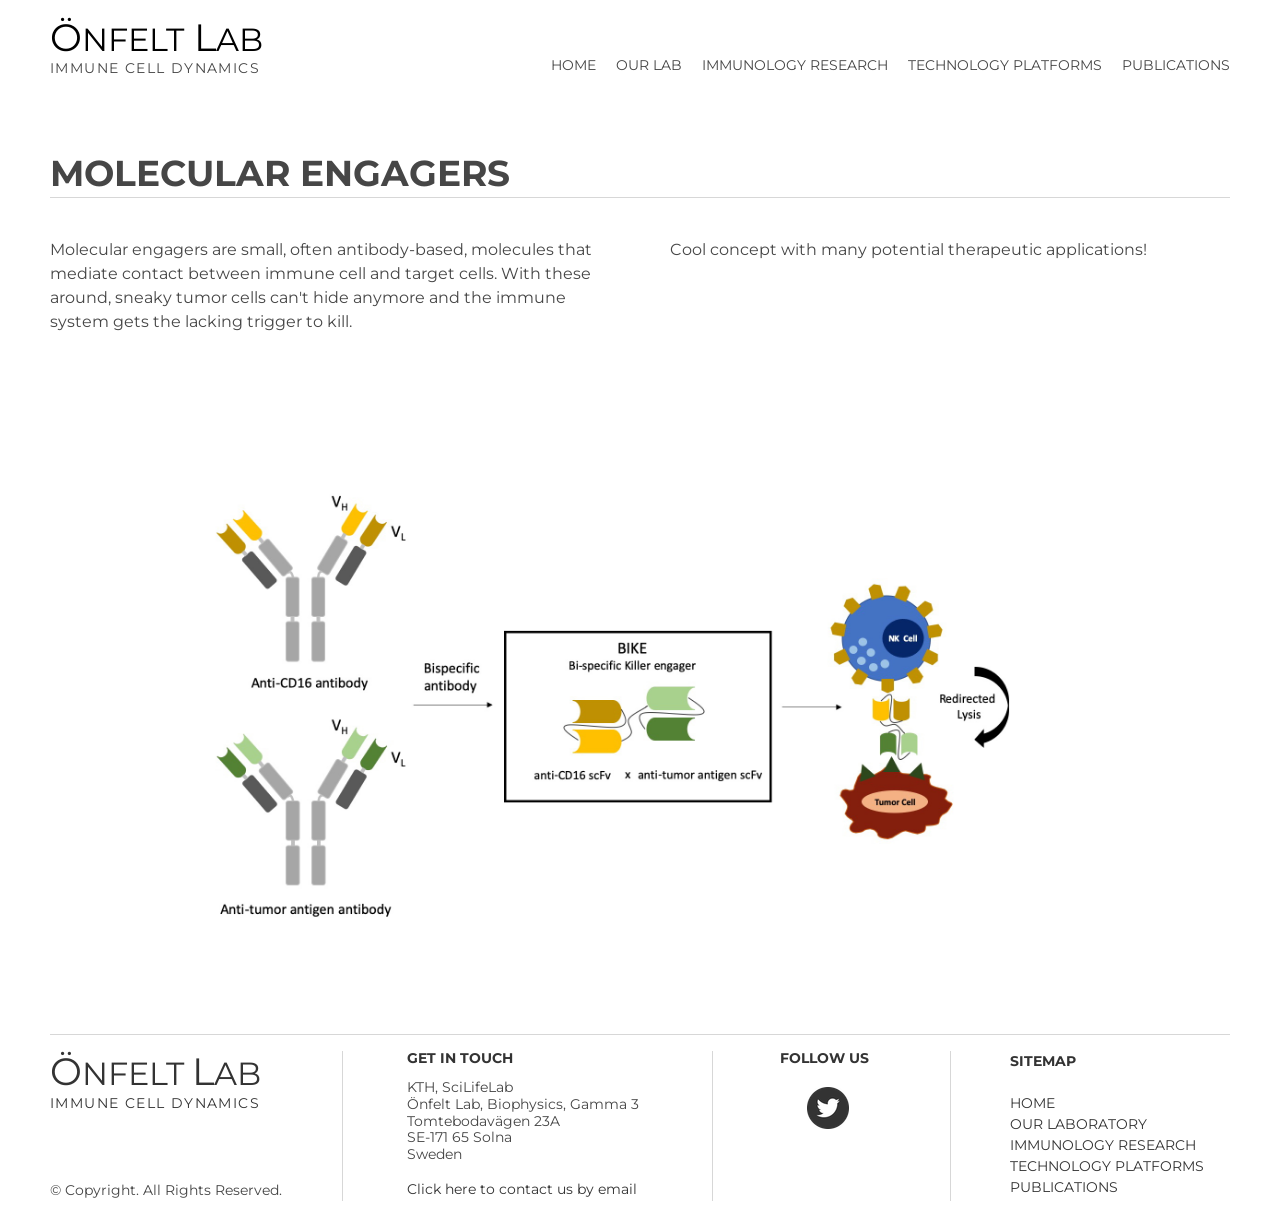
<file: immunology/engagers/index.html>
<!DOCTYPE html><html prefix="og: http://ogp.me/ns#" style="height:auto !important"><head><meta charset="utf-8"><title>Molecular Engagers | onfeltlab.com</title><meta name="robots" content="all"><meta name="generator" content="One.com Web Editor"><meta http-equiv="Cache-Control" content="must-revalidate, max-age=0, public"><meta http-equiv="Expires" content="-1"><meta name="viewport" content="width=device-width,initial-scale=1,minimum-scale=1,maximum-scale=3,user-scalable=yes" minpagewidth="1180" rendermobileview="true"><meta name="MobileOptimized" content="320"><meta name="HandheldFriendly" content="True"><meta name="format-detection" content="telephone=no"><meta property="og:type" content="website"><meta property="og:title" content="Molecular Engagers | onfeltlab.com"><meta property="og:site_name" content="onfeltlab.com"><meta property="og:url" content="https://onfelt-lab.github.io/Lab-webpage/immunology/engagers/"><meta name="twitter:card" content="summary"><meta name="twitter:title" content="Molecular Engagers | onfeltlab.com"><meta name="twitter:image:alt" content="Molecular Engagers | onfeltlab.com"><link rel="canonical" href="https://onfelt-lab.github.io/Lab-webpage/immunology/engagers/"><style>html { word-wrap: break-word; }
*, ::before, ::after { word-wrap: inherit; }
html { box-sizing: border-box; }
*, ::before, ::after { box-sizing: inherit; }
div.code { box-sizing: content-box; }
body, ul, ol, li, h1, h2, h3, h4, h5, h6, form, input, p, td, textarea { margin: 0; padding: 0; }
h1, h2, h3, h4, h5, h6 { font-size: 100%; font-weight: normal; }
ol, ul { list-style: none; }
table { border-collapse: collapse; border-spacing: 0; }
img { border: 0; }
body { -moz-osx-font-smoothing: grayscale; -webkit-font-smoothing: antialiased; }</style><style>@font-face {
    font-family: 'dropDownMenu';
    src:
    url('[data-uri]                                                                           [base64]                 aAGYBmQBmAAAAAQAAAAAAAAAAAAAAIAAAAAAAAwAAAAMAAAAcAAEAAwAAABwAAwABAAAAHAAEADgAAAAKAAgAAgACAAEAIOkB//3//wAAAAAAIOkA//3//wAB/+MXBAADAAEAAAAAAAAAAAAAAAEAAf//                                     [base64]/                                                                                                                                [base64]') format('woff');
    font-weight: normal;
    font-style: normal;
}</style><link rel="stylesheet" href="../../onewebstatic/8ae229752f.css"><style>@media (max-width: 650px) { body { min-width: 'initial' } body.desktopV { min-width: 1180px } }
        @media (min-width: 651px) { body { min-width: 1180px } body.mobileV { min-width: initial } }</style><link rel="stylesheet" href="../../onewebstatic/3ab27fe215.css"><link rel="stylesheet" href="../../onewebstatic/436841d294.css"><link rel="stylesheet" href="../../onewebstatic/b4da795d81.css"><link href="../../onewebstatic/google-fonts.css" rel="stylesheet"><link rel="stylesheet" href="../../onewebstatic/a4675355f1.css"><style>.bodyBackground {
                            
background-image:none;
background-color:rgba(255,255,255,1);
                        }</style><script>window.WSB_PRIVACY_POLICY_PUBLISHED = true;</script><script src="../../onewebstatic/e47f208c3a.js"></script><script src="../../onewebstatic/f707379391.js"></script></head><body class="Preview_body__2wDzb bodyBackground" style="overflow-y:scroll;overflow-x:hidden" data-attachments="{&quot;5648862B-1D62-4C33-883A-833F0F9F18A5&quot;:[&quot;263EA957-5D85-401B-A30F-5E99AB2819B9&quot;,&quot;BC3956BC-C1C5-416A-BA38-2DE98E51B91C&quot;,&quot;53FFF286-2AAC-4055-94EC-5F3315B0AB44&quot;,&quot;8049CADC-9EC5-42F0-934D-6FC7C1A6B2D8&quot;,&quot;565E6BD5-3784-4307-96E9-394E5D5ADA48&quot;,&quot;696ECE64-F2EB-4C0C-A745-558616FFD023&quot;,&quot;AEF0735C-E08F-41A9-9DDE-3A4A2730115D&quot;,&quot;18DB2652-297F-440F-B3B7-7865B0267A6B&quot;,&quot;45B00203-67A0-4BDB-B827-07F9AE552F40&quot;]}"><div><div data-mobile-pin="0" id="wsb-mobile-header" class="mm mm-mobile-preview"><header id="MobileHeader_container" class="MobileHeader_container__1XW3y" style="background-color:rgba(255,255,255,1)"><div class="MobileHeader_title__1avp4 MobileHeader_pageTitle__2Od2E"><span class="MobileHeader_titleText__1M62s" style="color:rgba(70,70,70,1);font-family:Montserrat;font-weight:normal;font-style:normal">Molecular Engagers</span></div><div class="MobileHeader_dummyMenuIconContainer__3mfi4"></div></header><div id="mm" class="MobileHeaderMenu_mobileMenu__21p7v" style="background-color:rgba(255,255,255,1)"><ul><li><a href="../../" style="background-color:rgba(255,255,255,1);color:rgba(70,70,70,1);font-size:16px;line-height:3;font-family:Montserrat" title="Home">Home</a></li><li><a href="../../ourlab/" style="background-color:rgba(255,255,255,1);color:rgba(70,70,70,1);font-size:16px;line-height:3;font-family:Montserrat" title="OUR LAB">OUR LAB</a></li><li class="expanded"><div class="MobileHeaderMenu_expandCollapseItem__2WnRW"><a href="../" style="background-color:rgba(255,255,255,1);color:rgba(70,70,70,1);font-size:16px;line-height:3;font-family:Montserrat" title="IMMUNOLOGY RESEARCH">IMMUNOLOGY RESEARCH</a><div class="MobileHeaderMenu_expandCollapseContainer__1rweD" style="background-color:rgba(255,255,255,1)"><span class="MobileHeaderMenu_arrowDown__1Dv_Z" style="color:rgba(70,70,70,1);height:8px;width:8px;margin-top:-4px"></span><span class="MobileHeaderMenu_arrowUp__2THXC" style="color:rgba(70,70,70,1);height:8px;width:8px;margin-top:4px"></span></div></div><ul><li><a href="../NK/" style="background-color:rgba(255,255,255,1);color:rgba(70,70,70,1);font-size:16px;line-height:3;font-family:Montserrat" title="NK cell dynamics">NK cell dynamics</a></li><li><a href="../T/" style="background-color:rgba(255,255,255,1);color:rgba(70,70,70,1);font-size:16px;line-height:3;font-family:Montserrat" title="T cell dynamics">T cell dynamics</a></li><li><a href="./" class="MobileHeaderMenu_current__2Nelz" style="background-color:rgba(255,255,255,1);color:rgba(70,70,70,1);font-size:16px;line-height:3;font-family:Montserrat;font-weight:bold" title="Molecular Engagers">Molecular Engagers</a></li><li><a href="../3d-models/" style="background-color:rgba(255,255,255,1);color:rgba(70,70,70,1);font-size:16px;line-height:3;font-family:Montserrat" title="3D Tumor Models">3D Tumor Models</a></li></ul></li><li><div class="MobileHeaderMenu_expandCollapseItem__2WnRW"><a href="../../technology/" style="background-color:rgba(255,255,255,1);color:rgba(70,70,70,1);font-size:16px;line-height:3;font-family:Montserrat" title="TECHNOLOGY PLATFORMS">TECHNOLOGY PLATFORMS</a><div class="MobileHeaderMenu_expandCollapseContainer__1rweD" style="background-color:rgba(255,255,255,1)"><span class="MobileHeaderMenu_arrowDown__1Dv_Z" style="color:rgba(70,70,70,1);height:8px;width:8px;margin-top:-4px"></span><span class="MobileHeaderMenu_arrowUp__2THXC" style="color:rgba(70,70,70,1);height:8px;width:8px;margin-top:4px"></span></div></div><ul><li><a href="../../technology/microwellchips/" style="background-color:rgba(255,255,255,1);color:rgba(70,70,70,1);font-size:16px;line-height:3;font-family:Montserrat" title="Microwell Chip Platform">Microwell Chip Platform</a></li><li><a href="../../technology/singlecell/" style="background-color:rgba(255,255,255,1);color:rgba(70,70,70,1);font-size:16px;line-height:3;font-family:Montserrat" title="Single Cell Analysis">Single Cell Analysis</a></li><li><a href="../../technology/singlecellisolation/" style="background-color:rgba(255,255,255,1);color:rgba(70,70,70,1);font-size:16px;line-height:3;font-family:Montserrat" title="Single Cell Isolation">Single Cell Isolation</a></li><li><a href="../../technology/ultrasoundcellhandling/" style="background-color:rgba(255,255,255,1);color:rgba(70,70,70,1);font-size:16px;line-height:3;font-family:Montserrat" title="Ultrasound Cell Handling">Ultrasound Cell Handling</a></li></ul></li><li><a href="../../publications/" style="background-color:rgba(255,255,255,1);color:rgba(70,70,70,1);font-size:16px;line-height:3;font-family:Montserrat" title="PUBLICATIONS">PUBLICATIONS</a></li></ul></div><div id="mm-overlay" class="MobileHeaderMenu_mobileMenu_overlay__3WPnz"></div><div class="MobileHeader_menuIconContainer__lc-Zq off" id="MobileHeader_burgerMenuIcon" data-active-bgcolor="rgba(70,70,70,1)" data-inactive-bgcolor="rgba(70,70,70,1)"><span style="background-color:rgba(70,70,70,1)"></span><span style="background-color:rgba(70,70,70,1)"></span><span style="background-color:rgba(70,70,70,1)"></span></div></div></div><style>.template { visibility: hidden }
body { overflow-x: hidden }</style><link rel="stylesheet" href="../../onewebstatic/cd26ad12ff.css"><div class="template" data-mobile-view="true"><div class="Preview_row__3Fkye row" style="width:1180px"></div><div class="Preview_row__3Fkye row Preview_noSideMargin__2I-_n" style="min-height:119px;width:100%"><div data-id="67F56C7E-6CCC-42D9-9DD8-D9C4F7ED6AEF" data-kind="SECTION" style="width:100%;min-height:119px;left:auto;margin-top:0;margin-left:0" class="Preview_componentWrapper__2i4QI"><div id="Header" data-in-template="true" data-id="67F56C7E-6CCC-42D9-9DD8-D9C4F7ED6AEF" data-kind="Block" data-specific-kind="SECTION" data-pin="0" data-stretch="true" class="Preview_block__16Zmu"><div class="StripPreview_backgroundComponent__3YmQM Background_backgroundComponent__3_1Ea hasChildren" style="background-color:transparent;min-height:119px;padding-bottom:0" data-width="100" data-height="119"><div class="Preview_column__1KeVx col" style="min-height:100%;width:1180px;margin:0 auto"><div class="Preview_row__3Fkye row" style="min-height:119px;width:1180px"><div data-id="F4368F99-2D00-4CDF-81DD-00425CDAD22F" data-kind="BACKGROUND" style="width:1180px;min-height:119px;margin-top:0;margin-left:0" class="Preview_componentWrapper__2i4QI"><div data-in-template="true" data-id="F4368F99-2D00-4CDF-81DD-00425CDAD22F" data-kind="Block" data-specific-kind="BACKGROUND" class="Preview_block__16Zmu"><div class="BackgroundPreview_backgroundComponent__3Dr5e BackgroundPreview_bgHeight__3dD2e hasChildren" style="min-height:119px;padding-bottom:42px" data-width="1180" data-height="119"><div class="Preview_column__1KeVx col" style="min-height:100%"><div class="Preview_row__3Fkye row" style="min-height:77px;width:1180px"><div class="Preview_column__1KeVx col" style="min-height:77px;width:360px;float:left"><div data-id="C4A81E41-1314-4E67-8A71-0EAED6569AB9" data-kind="TEXT" style="width:360px;min-height:59px;margin-top:15px;margin-left:0" class="Preview_componentWrapper__2i4QI"><div data-in-template="true" data-id="C4A81E41-1314-4E67-8A71-0EAED6569AB9" data-kind="Component" data-specific-kind="TEXT" class="Preview_component__SbiKo text-align-undefined"><div data-mve-font-change="0" class="styles_contentContainer__lrPIa textnormal styles_text__3jGMu"><h1 style="line-height: 1.2; font-size: 38px; text-align: left;" class="mobile-oversized"><span class="textheading1" style="font-size: 38px; font-weight: normal;"><a class="link1" style="color: #000000;" href="../../">Ö<span style="font-size: 32px;" class="mobile-oversized">NFELT</span> L<span style="font-size: 32px;" class="mobile-oversized">AB</span></a></span></h1>
<p style="line-height: 1; font-size: 14px; text-align: left;" class="mobile-undersized-upper"><span style="letter-spacing: 0.1em; color: #464646; font-size: 14px;" class="mobile-undersized-upper">IMMUNE CELL DYNAMICS</span></p></div></div></div><div style="clear:both"></div></div><div class="Preview_column__1KeVx col isExpandable" style="min-height:77px;width:820px;float:left"><div data-id="5023D822-15DF-4BE4-A879-3CE8A492EE22" data-kind="MENU" style="width:820px;min-height:24px;margin-top:53px;margin-left:0" class="Preview_componentWrapper__2i4QI"><div data-in-template="true" data-id="5023D822-15DF-4BE4-A879-3CE8A492EE22" data-kind="Component" data-specific-kind="MENU" class="Preview_mobileHide__9T929 Preview_component__SbiKo"><div class="menu menuself menuhorizontal menuhorizontalright menuverticalmiddle" style="width:820px;height:24px"><ul class="menu1"><li><a href="../../"><span>Home</span></a><div class="divider"></div></li><li><a href="../../ourlab/"><span>OUR LAB</span></a><div class="divider"></div></li><li><a href="../"><span>IMMUNOLOGY RESEARCH</span></a><div class="divider"></div></li><li><a href="../../technology/"><span>TECHNOLOGY PLATFORMS</span></a><div class="divider"></div></li><li><a href="../../publications/"><span>PUBLICATIONS</span></a></li></ul></div></div></div><div style="clear:both"></div></div><div style="clear:both"></div></div><div style="clear:both"></div></div></div></div></div></div><div style="clear:both"></div></div></div></div></div></div><div class="Preview_row__3Fkye row Preview_noSideMargin__2I-_n" style="min-height:915px;width:100%"><div data-id="5648862B-1D62-4C33-883A-833F0F9F18A5" data-kind="SECTION" style="width:100%;min-height:915px;left:auto;margin-top:0;margin-left:0" class="Preview_componentWrapper__2i4QI"><div id="Section1" data-in-template="false" data-id="5648862B-1D62-4C33-883A-833F0F9F18A5" data-kind="Block" data-specific-kind="SECTION" data-pin="0" data-stretch="true" data-bbox="{&quot;top&quot;:119,&quot;left&quot;:0,&quot;right&quot;:5000,&quot;bottom&quot;:1034}" class="Preview_block__16Zmu"><div class="StripPreview_backgroundComponent__3YmQM Background_backgroundComponent__3_1Ea hasChildren" style="background-color:transparent;min-height:915px;padding-bottom:0" data-width="100" data-height="915"><div class="Preview_column__1KeVx col" style="min-height:100%;width:1180px;margin:0 auto"><div class="Preview_row__3Fkye row" style="min-height:33px;width:1180px"><div data-id="53FFF286-2AAC-4055-94EC-5F3315B0AB44" data-kind="BACKGROUND" style="width:1180px;min-height:33px;margin-top:0;margin-left:0" class="Preview_componentWrapper__2i4QI"><div data-in-template="false" data-id="53FFF286-2AAC-4055-94EC-5F3315B0AB44" data-kind="Component" data-specific-kind="BACKGROUND" class="Preview_mobileHide__9T929 Preview_component__SbiKo"><div class="BackgroundPreview_backgroundComponent__3Dr5e BackgroundPreview_bgHeight__3dD2e" style="border-color:rgba(215,215,215,1);border-style:solid;border-width:0px 0px 0px 0px;background-clip:padding-box;min-height:33px;padding-bottom:0" data-width="1180" data-height="33"></div></div></div></div><div class="Preview_row__3Fkye row" style="min-height:45px;width:1180px"><div data-id="263EA957-5D85-401B-A30F-5E99AB2819B9" data-kind="TEXT" style="width:790px;min-height:45px;margin-top:0;margin-left:0" class="Preview_componentWrapper__2i4QI"><div data-in-template="false" data-id="263EA957-5D85-401B-A30F-5E99AB2819B9" data-kind="Component" data-specific-kind="TEXT" class="Preview_component__SbiKo text-align-undefined"><div data-mve-font-change="0" class="styles_contentContainer__lrPIa textnormal styles_text__3jGMu"><h2><span class="textheading2 mobile-oversized" style="font-size: 36px;">MOLECULAR ENGAGERS</span></h2></div></div></div></div><div class="Preview_row__3Fkye row" style="min-height:41px;width:1180px"><div data-id="BC3956BC-C1C5-416A-BA38-2DE98E51B91C" data-kind="BACKGROUND" style="width:1180px;min-height:41px;margin-top:0;margin-left:0" class="Preview_componentWrapper__2i4QI"><div data-in-template="false" data-id="BC3956BC-C1C5-416A-BA38-2DE98E51B91C" data-kind="Component" data-specific-kind="BACKGROUND" class="Preview_mobileHide__9T929 Preview_component__SbiKo"><div class="BackgroundPreview_backgroundComponent__3Dr5e BackgroundPreview_bgHeight__3dD2e" style="border-color:rgba(215,215,215,1);border-style:solid;border-width:1px 0px 0px 0px;background-clip:padding-box;min-height:41px;padding-bottom:0" data-width="1180" data-height="41"></div></div></div></div><div class="Preview_row__3Fkye row" style="min-height:96px;width:1180px"><div class="Preview_column__1KeVx col" style="min-height:96px;width:560px;float:left"><div data-id="8049CADC-9EC5-42F0-934D-6FC7C1A6B2D8" data-kind="TEXT" style="width:560px;min-height:96px;margin-top:0;margin-left:0" class="Preview_componentWrapper__2i4QI"><div data-in-template="false" data-id="8049CADC-9EC5-42F0-934D-6FC7C1A6B2D8" data-kind="Component" data-specific-kind="TEXT" class="Preview_component__SbiKo text-align-undefined"><div data-mve-font-change="0" class="styles_contentContainer__lrPIa textnormal styles_text__3jGMu"><p style="line-height: 1.5; font-size: 16px;"><span style="font-size: 16px;">Molecular engagers are small, often antibody-based, molecules that mediate contact between immune cell and target cells.&nbsp;</span><span style="font-size: 16px;">With these around, sneaky tumor cells can't hide anymore and the immune system gets the lacking trigger to kill.</span></p></div></div></div><div style="clear:both"></div></div><div class="Preview_column__1KeVx col" style="min-height:96px;width:620px;float:left"><div data-id="AEF0735C-E08F-41A9-9DDE-3A4A2730115D" data-kind="TEXT" style="width:560px;min-height:40px;margin-top:0;margin-left:60px" class="Preview_componentWrapper__2i4QI"><div data-in-template="false" data-id="AEF0735C-E08F-41A9-9DDE-3A4A2730115D" data-kind="Component" data-specific-kind="TEXT" class="Preview_component__SbiKo text-align-undefined"><div data-mve-font-change="0" class="styles_contentContainer__lrPIa textnormal styles_text__3jGMu"><p style="font-size: 16px; line-height: 1.5;"><span style="font-size: 16px;">Cool concept with many potential therapeutic applications!</span></p></div></div></div><div style="clear:both"></div></div><div style="clear:both"></div></div><div class="Preview_row__3Fkye row" style="min-height:33px;width:1180px"><div data-id="18DB2652-297F-440F-B3B7-7865B0267A6B" data-kind="BACKGROUND" style="width:1180px;min-height:33px;margin-top:0;margin-left:0" class="Preview_componentWrapper__2i4QI"><div data-in-template="false" data-id="18DB2652-297F-440F-B3B7-7865B0267A6B" data-kind="Component" data-specific-kind="BACKGROUND" class="Preview_mobileHide__9T929 Preview_component__SbiKo"><div class="BackgroundPreview_backgroundComponent__3Dr5e BackgroundPreview_bgHeight__3dD2e" style="border-color:rgba(215,215,215,1);border-style:solid;border-width:0px 0px 0px 0px;background-clip:padding-box;min-height:33px;padding-bottom:0" data-width="1180" data-height="33"></div></div></div></div><div class="Preview_row__3Fkye row" style="min-height:667px;width:1180px"><div class="Preview_float__1PmYU float" style="top:440px;left:0;z-index:1007"><div data-id="565E6BD5-3784-4307-96E9-394E5D5ADA48" data-kind="BACKGROUND" style="width:1180px;min-height:33px" class="Preview_componentWrapper__2i4QI"><div data-in-template="false" data-id="565E6BD5-3784-4307-96E9-394E5D5ADA48" data-kind="Component" data-specific-kind="BACKGROUND" data-bbox="{&quot;top&quot;:688,&quot;left&quot;:0,&quot;right&quot;:1180,&quot;bottom&quot;:721}" data-parent="5648862B-1D62-4C33-883A-833F0F9F18A5" class="Preview_mobileHide__9T929 Preview_component__SbiKo"><div class="BackgroundPreview_backgroundComponent__3Dr5e BackgroundPreview_bgHeight__3dD2e" style="border-color:rgba(215,215,215,1);border-style:solid;border-width:0px 0px 0px 0px;background-clip:padding-box;min-height:33px;padding-bottom:0" data-width="1180" data-height="33"></div></div></div></div><div data-id="696ECE64-F2EB-4C0C-A745-558616FFD023" data-kind="GALLERY" style="width:800px;min-height:667px;margin-top:0;margin-left:160px;z-index:1009" class="Preview_componentWrapper__2i4QI"><div data-in-template="false" data-id="696ECE64-F2EB-4C0C-A745-558616FFD023" data-kind="Component" data-specific-kind="GALLERY" data-stretch="false" class="Preview_component__SbiKo"><style>.mobileV div[data-id='696ECE64-F2EB-4C0C-A745-558616FFD023'] .gallery .gallery-cell:nth-child(2n+1) {
                    padding: 5px 5px 5px 0 !important;
                }
                .mobileV div[data-id='696ECE64-F2EB-4C0C-A745-558616FFD023'] .gallery .gallery-cell:nth-child(2n+2) {
                    padding: 5px 0 5px 5px !important;
                }
                .mobileV div[data-id='696ECE64-F2EB-4C0C-A745-558616FFD023'] .gallery .gallery-cell:first-child {
                    padding: 0 5px 5px 0 !important;
                }
                .mobileV div[data-id='696ECE64-F2EB-4C0C-A745-558616FFD023'] .gallery .gallery-cell:nth-child(2) {
                    padding: 0 0 5px 5px !important;
                }
                .mobileV div[data-id='696ECE64-F2EB-4C0C-A745-558616FFD023'] .gallery {
                    margin-bottom: -5px !important;
                }</style><div class="gallery Gallery_gallery__2AhdO textnormal Gallery_notCrop__2IROz" data-captionenabled="false" data-mobile-column="2" data-columns="1" data-spacing="14" data-image-ratio="LANDSCAPE" data-original-width="800" data-compact-view="false"><div data-index="0" class="Gallery_galleryCell__2ARa3 gallery-cell" style="width:800px;margin-left:0;margin-top:0;text-align:center"><a href="../../onewebmedia/Bite%20NK___serialized1.jpg" title="Bite NK___serialized1" alt="Bite NK___serialized1" caption="" rel="lightbox[oneweb] 696ECE64-F2EB-4C0C-A745-558616FFD023" class="shinybox" data-dom-index="0" data-srcset="../../onewebmedia/Bite%20NK___serialized1.jpg 1500w, ../../onewebmedia/Bite%20NK___serialized1.jpg 1000w"><div class="img-container" style="height:666.6px;width:800px;display:flex"><div class="Image_imageComponent__2bb7A img-wrapper" style="border-color:rgba(0,0,0,1);border-style:none;border-width:1px 1px 1px 1px;border-top-left-radius:10px;border-top-right-radius:10px;border-bottom-right-radius:10px;border-bottom-left-radius:10px;width:100%;height:auto;display:flex"><img data-original-width="100%" data-original-height="auto" src="../../onewebmedia/Bite%20NK___serialized1.jpg" srcset="../../onewebmedia/Bite%20NK___serialized1.jpg, ../../onewebmedia/Bite%20NK___serialized1.jpg 2x, ../../onewebmedia/Bite%20NK___serialized1.jpg 3x" style="width:100%;height:auto;object-fit:contain" title="Bite NK___serialized1" alt="Bite NK___serialized1" role="presentation" data-loading="lazy" draggable="false" loading="lazy"></div></div></a></div></div></div><div class="Preview_float__1PmYU float" style="top:634px;left:-160px;z-index:1015"><div data-id="45B00203-67A0-4BDB-B827-07F9AE552F40" data-kind="BACKGROUND" style="width:1180px;min-height:33px" class="Preview_componentWrapper__2i4QI"><div data-in-template="false" data-id="45B00203-67A0-4BDB-B827-07F9AE552F40" data-kind="Component" data-specific-kind="BACKGROUND" data-bbox="{&quot;top&quot;:634,&quot;left&quot;:-160,&quot;right&quot;:1020,&quot;bottom&quot;:667}" data-parent="5648862B-1D62-4C33-883A-833F0F9F18A5" class="Preview_mobileHide__9T929 Preview_component__SbiKo"><div class="BackgroundPreview_backgroundComponent__3Dr5e BackgroundPreview_bgHeight__3dD2e" style="border-color:rgba(215,215,215,1);border-style:solid;border-width:0px 0px 0px 0px;background-clip:padding-box;min-height:33px;padding-bottom:0" data-width="1180" data-height="33"></div></div></div></div></div></div><div style="clear:both"></div></div></div></div></div></div><div class="Preview_row__3Fkye row Preview_noSideMargin__2I-_n" style="min-height:183px;width:100%"><div data-id="0AA5B327-B047-4327-ADEA-21DD52CE54A0" data-kind="SECTION" style="width:100%;min-height:183px;left:auto;margin-top:0;margin-left:0" class="Preview_componentWrapper__2i4QI"><div id="Footer" data-in-template="true" data-id="0AA5B327-B047-4327-ADEA-21DD52CE54A0" data-kind="Block" data-specific-kind="SECTION" data-pin="0" data-stretch="true" class="Preview_block__16Zmu"><div class="StripPreview_backgroundComponent__3YmQM Background_backgroundComponent__3_1Ea hasChildren" style="background-color:transparent;min-height:183px;padding-bottom:0" data-width="100" data-height="183"><div class="Preview_column__1KeVx col" style="min-height:100%;width:1180px;margin:0 auto"><div class="Preview_row__3Fkye row" style="min-height:15px;width:1180px"><div data-id="0E93AD50-3F5E-442E-A696-5EA870FE3696" data-kind="BACKGROUND" style="width:1180px;min-height:15px;margin-top:0;margin-left:0" class="Preview_componentWrapper__2i4QI"><div data-in-template="true" data-id="0E93AD50-3F5E-442E-A696-5EA870FE3696" data-kind="Component" data-specific-kind="BACKGROUND" class="Preview_mobileHide__9T929 Preview_component__SbiKo"><div class="BackgroundPreview_backgroundComponent__3Dr5e BackgroundPreview_bgHeight__3dD2e" style="border-color:rgba(215,215,215,1);border-style:solid;border-width:1px 0px 0px 0px;background-clip:padding-box;min-height:15px;padding-bottom:0" data-width="1180" data-height="15"></div></div></div></div><div class="Preview_row__3Fkye row" style="min-height:152px;width:1180px"><div class="Preview_column__1KeVx col" style="min-height:152px;width:270px;float:left"><div class="Preview_row__3Fkye row" style="min-height:61px;width:270px"><div data-id="2C0B6B53-B870-43CD-8BE2-6A2641A6BC06" data-kind="TEXT" style="width:270px;min-height:61px;margin-top:0;margin-left:0" class="Preview_componentWrapper__2i4QI"><div data-in-template="true" data-id="2C0B6B53-B870-43CD-8BE2-6A2641A6BC06" data-kind="Component" data-specific-kind="TEXT" class="Preview_component__SbiKo text-align-undefined"><div data-mve-font-change="0" class="styles_contentContainer__lrPIa textnormal styles_text__3jGMu"><h1 class="textheading1" style="line-height: 1.2; font-size: 32px;"><span class="textheading1" style="font-weight: normal; letter-spacing: normal; font-size: 32px;"><a class="link1" href="../../"><span style="font-size: 38px;" class="mobile-oversized">Ö</span>NFELT <span style="font-size: 38px;" class="mobile-oversized">L</span>AB</a></span></h1>
<p style="line-height: 1.2;" class="mobile-undersized-upper"><span style="letter-spacing: 0.1em;"><a class="link1" href="../../">IMMUNE CELL DYNAMICS</a></span></p></div></div></div></div><div class="Preview_row__3Fkye row" style="min-height:91px;width:270px"><div data-id="D09744E7-B95B-4CFB-BE66-F27EC6725021" data-kind="TEXT" style="width:270px;min-height:20px;margin-top:71px;margin-left:0" class="Preview_componentWrapper__2i4QI"><div data-in-template="true" data-id="D09744E7-B95B-4CFB-BE66-F27EC6725021" data-kind="Component" data-specific-kind="TEXT" class="Preview_component__SbiKo text-align-undefined"><div data-mve-font-change="0" class="styles_contentContainer__lrPIa textnormal styles_text__3jGMu"><p style="text-align: left;" class="mobile-undersized-upper"><span style="font-size: 14px;" class="mobile-undersized-upper">© Copyright. All Rights Reserved.</span></p></div></div></div></div><div style="clear:both"></div></div><div class="Preview_column__1KeVx col" style="min-height:152px;width:23px;float:left"><div data-id="B6D2A147-2E08-4286-9845-71C758C8BCA3" data-kind="BACKGROUND" style="width:23px;min-height:150px;margin-top:2px;margin-left:0" class="Preview_componentWrapper__2i4QI"><div data-in-template="true" data-id="B6D2A147-2E08-4286-9845-71C758C8BCA3" data-kind="Component" data-specific-kind="BACKGROUND" class="Preview_mobileHide__9T929 Preview_component__SbiKo"><div class="BackgroundPreview_backgroundComponent__3Dr5e BackgroundPreview_bgHeight__3dD2e" style="border-color:rgba(215,215,215,1);border-style:solid;border-width:0px 1px 0px 0px;background-clip:padding-box;min-height:150px;padding-bottom:0" data-width="23" data-height="150"></div></div></div><div style="clear:both"></div></div><div class="Preview_column__1KeVx col" style="min-height:152px;width:347px;float:left"><div class="Preview_row__3Fkye row" style="min-height:126px;width:347px"><div data-id="79E0C325-575D-424E-8774-41830A37F06D" data-kind="TEXT" style="width:283px;min-height:124px;margin-top:2px;margin-left:64px" class="Preview_componentWrapper__2i4QI"><div data-in-template="true" data-id="79E0C325-575D-424E-8774-41830A37F06D" data-kind="Component" data-specific-kind="TEXT" class="Preview_component__SbiKo text-align-undefined"><div data-mve-font-change="0" class="styles_contentContainer__lrPIa textnormal styles_text__3jGMu"><h3 style="line-height: 1;"><span class="textheading3 mobile-undersized-upper">GET IN TOUCH</span></h3>
<p style="line-height: 1;" class="mobile-undersized-upper"><br></p>
<p class="mobile-undersized-upper">KTH, SciLifeLab<br>Önfelt Lab, Biophysics, Gamma 3&nbsp;<br>Tomtebodavägen 23A<br>SE-171 65 Solna<br>Sweden</p></div></div></div></div><div class="Preview_row__3Fkye row" style="min-height:26px;width:347px"><div data-id="B37A91F6-48C7-4DE7-825B-0E6DB953D3EB" data-kind="TEXT" style="width:263px;min-height:20px;margin-top:6px;margin-left:64px" class="Preview_componentWrapper__2i4QI"><div data-in-template="true" data-id="B37A91F6-48C7-4DE7-825B-0E6DB953D3EB" data-kind="Component" data-specific-kind="TEXT" class="Preview_component__SbiKo text-align-undefined"><div data-mve-font-change="0" class="styles_contentContainer__lrPIa textnormal styles_text__3jGMu"><p style="text-align: left;" class="mobile-undersized-upper"><span style="font-size: 14px;" class="mobile-undersized-upper"><a class="link1" href="mailto:onfelt@kth.se">Click here to contact us by email</a></span></p></div></div></div></div><div style="clear:both"></div></div><div class="Preview_column__1KeVx col" style="min-height:152px;width:23px;float:left"><div data-id="32089218-62AA-4EF8-B6BA-5F37C05B68D8" data-kind="BACKGROUND" style="width:23px;min-height:150px;margin-top:2px;margin-left:0" class="Preview_componentWrapper__2i4QI"><div data-in-template="true" data-id="32089218-62AA-4EF8-B6BA-5F37C05B68D8" data-kind="Component" data-specific-kind="BACKGROUND" class="Preview_mobileHide__9T929 Preview_component__SbiKo"><div class="BackgroundPreview_backgroundComponent__3Dr5e BackgroundPreview_bgHeight__3dD2e" style="border-color:rgba(215,215,215,1);border-style:solid;border-width:0px 1px 0px 0px;background-clip:padding-box;min-height:150px;padding-bottom:0" data-width="23" data-height="150"></div></div></div><div style="clear:both"></div></div><div class="Preview_column__1KeVx col" style="min-height:152px;width:162px;float:left"><div class="Preview_row__3Fkye row" style="min-height:22px;width:162px"><div data-id="9EE2FC34-605D-4756-91B8-5338F12A1AC6" data-kind="TEXT" style="width:95px;min-height:20px;margin-top:2px;margin-left:67px" class="Preview_componentWrapper__2i4QI"><div data-in-template="true" data-id="9EE2FC34-605D-4756-91B8-5338F12A1AC6" data-kind="Component" data-specific-kind="TEXT" class="Preview_component__SbiKo text-align-undefined"><div data-mve-font-change="0" class="styles_contentContainer__lrPIa textnormal styles_text__3jGMu"><h3 style="line-height: 1;"><span class="textheading3 mobile-undersized-upper">FOLLOW US</span></h3></div></div></div></div><div class="Preview_row__3Fkye row" style="min-height:58px;width:162px"><div data-id="83D4CBFE-2CC1-441B-BA3E-519E648234E4" data-kind="IMAGE" style="width:42px;min-height:42px;margin-top:16px;margin-left:94px" class="Preview_componentWrapper__2i4QI"><div data-in-template="true" data-id="83D4CBFE-2CC1-441B-BA3E-519E648234E4" data-kind="Component" data-specific-kind="IMAGE" class="Preview_component__SbiKo"><div class="Mobile_imageComponent__QXWk1 Mobile_cropMode__cLuJp" style="overflow:hidden" data-width="42" data-height="42"><a href="https://twitter.com/OnfeltLab" target="_self" alt="" data-stop-propagation="true"><img loading="lazy" role="presentation" data-scalestrategy="crop" style="margin-top:0px;margin-left:0px;display:block;margin:0" src="../../onewebstatic/a95558b30c.png" srcset="../../onewebstatic/a95558b30c.png, ../../onewebstatic/895a680b72.png 2x, ../../onewebstatic/25f931105a.png 3x" height="42" width="42" data-width="42" data-height="42"></a></div></div></div></div><div style="clear:both"></div></div><div class="Preview_column__1KeVx col" style="min-height:152px;width:76px;float:left"><div data-id="0037AFE2-99D3-4FE3-AFA2-E3F15E8FEFA4" data-kind="BACKGROUND" style="width:23px;min-height:150px;margin-top:2px;margin-left:53px" class="Preview_componentWrapper__2i4QI"><div data-in-template="true" data-id="0037AFE2-99D3-4FE3-AFA2-E3F15E8FEFA4" data-kind="Component" data-specific-kind="BACKGROUND" class="Preview_mobileHide__9T929 Preview_component__SbiKo"><div class="BackgroundPreview_backgroundComponent__3Dr5e BackgroundPreview_bgHeight__3dD2e" style="border-color:rgba(215,215,215,1);border-style:solid;border-width:0px 1px 0px 0px;background-clip:padding-box;min-height:150px;padding-bottom:0" data-width="23" data-height="150"></div></div></div><div style="clear:both"></div></div><div class="Preview_column__1KeVx col" style="min-height:152px;width:271px;float:left"><div data-id="0AA43D20-341D-4AD0-9023-150EBC2D5306" data-kind="TEXT" style="width:212px;min-height:150px;margin-top:2px;margin-left:59px" class="Preview_componentWrapper__2i4QI"><div data-in-template="true" data-id="0AA43D20-341D-4AD0-9023-150EBC2D5306" data-kind="Component" data-specific-kind="TEXT" class="Preview_component__SbiKo text-align-undefined"><div data-mve-font-change="0" class="styles_contentContainer__lrPIa textnormal styles_text__3jGMu"><h3 style="line-height: 1.5;"><span class="textheading3 mobile-undersized-upper">SITEMAP</span></h3>
<p style="line-height: 1.5;" class="mobile-undersized-upper"><br></p>
<p style="line-height: 1.5;" class="mobile-undersized-upper"><a class="link1" href="../../">HOME</a></p>
<p style="line-height: 1.5;" class="mobile-undersized-upper"><a class="link1" href="../../ourlab/">OUR LABORATORY</a></p>
<p style="line-height: 1.5;" class="mobile-undersized-upper"><a class="link1" href="../">IMMUNOLOGY RESEARCH</a></p>
<p style="line-height: 1.5;" class="mobile-undersized-upper"><a class="link1" href="../../technology/">TECHNOLOGY PLATFORMS</a></p>
<p style="line-height: 1.5;" class="mobile-undersized-upper"><a class="link1" href="../../publications/">PUBLICATIONS</a></p></div></div></div><div style="clear:both"></div></div><div style="clear:both"></div></div><div class="Preview_row__3Fkye row" style="min-height:16px;width:1180px"><div data-id="43604AEF-5617-4CD1-96DB-2F190DF60643" data-kind="BACKGROUND" style="width:1180px;min-height:16px;margin-top:0;margin-left:0" class="Preview_componentWrapper__2i4QI"><div data-in-template="true" data-id="43604AEF-5617-4CD1-96DB-2F190DF60643" data-kind="Component" data-specific-kind="BACKGROUND" class="Preview_mobileHide__9T929 Preview_component__SbiKo"><div class="BackgroundPreview_backgroundComponent__3Dr5e BackgroundPreview_bgHeight__3dD2e" style="border-color:rgba(215,215,215,1);border-style:none;border-width:1px 0px 0px 0px;min-height:16px;padding-bottom:0" data-width="1180" data-height="16"></div></div></div></div><div style="clear:both"></div></div></div></div></div></div></div><div class="publishOnlyComponents"><div data-testid="empty-cart-component"></div></div><script src="../../onewebstatic/a2cf72ae9c.js"></script><script src="../../onewebstatic/d8aaffab41.js"></script><script src="../../onewebstatic/6499ecfb0a.js"></script><script src="../../onewebstatic/a966beca17.js"></script><script src="../../onewebstatic/0cc6b0fe94.js"></script><script src="../../onewebstatic/3ca735d8af.js"></script><script src="../../onewebstatic/79d2b8e633.js"></script><script src="../../onewebstatic/40bfe3a069.js"></script><script src="../../onewebstatic/f568dac167.js"></script><script src="../../onewebstatic/754da52d3a.js"></script><script src="../../onewebstatic/6563f65d21.js"></script><script src="../../onewebstatic/cbd6cd157d.js"></script><script>window._mobileEditorData={"data":{"F4368F99-2D00-4CDF-81DD-00425CDAD22F":["C4A81E41-1314-4E67-8A71-0EAED6569AB9"],"67F56C7E-6CCC-42D9-9DD8-D9C4F7ED6AEF":["F4368F99-2D00-4CDF-81DD-00425CDAD22F"],"0AA5B327-B047-4327-ADEA-21DD52CE54A0":["2C0B6B53-B870-43CD-8BE2-6A2641A6BC06","D09744E7-B95B-4CFB-BE66-F27EC6725021","79E0C325-575D-424E-8774-41830A37F06D","B37A91F6-48C7-4DE7-825B-0E6DB953D3EB","9EE2FC34-605D-4756-91B8-5338F12A1AC6","83D4CBFE-2CC1-441B-BA3E-519E648234E4","0AA43D20-341D-4AD0-9023-150EBC2D5306"],"5648862B-1D62-4C33-883A-833F0F9F18A5":["263EA957-5D85-401B-A30F-5E99AB2819B9","8049CADC-9EC5-42F0-934D-6FC7C1A6B2D8","AEF0735C-E08F-41A9-9DDE-3A4A2730115D","696ECE64-F2EB-4C0C-A745-558616FFD023"],"32A90631-14BC-44C6-A4B0-3779776A1D7F":["67F56C7E-6CCC-42D9-9DD8-D9C4F7ED6AEF","5648862B-1D62-4C33-883A-833F0F9F18A5","0AA5B327-B047-4327-ADEA-21DD52CE54A0"]},"wrappedCmpsMap":{"C4A81E41-1314-4E67-8A71-0EAED6569AB9":[],"263EA957-5D85-401B-A30F-5E99AB2819B9":[],"8049CADC-9EC5-42F0-934D-6FC7C1A6B2D8":[],"AEF0735C-E08F-41A9-9DDE-3A4A2730115D":[],"2C0B6B53-B870-43CD-8BE2-6A2641A6BC06":[],"D09744E7-B95B-4CFB-BE66-F27EC6725021":[],"79E0C325-575D-424E-8774-41830A37F06D":[],"B37A91F6-48C7-4DE7-825B-0E6DB953D3EB":[],"9EE2FC34-605D-4756-91B8-5338F12A1AC6":[],"0AA43D20-341D-4AD0-9023-150EBC2D5306":[]},"root":"32A90631-14BC-44C6-A4B0-3779776A1D7F","styles":{"F4368F99-2D00-4CDF-81DD-00425CDAD22F":{"marginTop":18,"marginBottom":18},"C4A81E41-1314-4E67-8A71-0EAED6569AB9":{"marginTop":35,"marginBottom":35},"5648862B-1D62-4C33-883A-833F0F9F18A5":{"marginTop":0},"8049CADC-9EC5-42F0-934D-6FC7C1A6B2D8":{"marginTop":20},"AEF0735C-E08F-41A9-9DDE-3A4A2730115D":{"marginTop":20},"696ECE64-F2EB-4C0C-A745-558616FFD023":{"marginTop":20,"marginBottom":18},"263EA957-5D85-401B-A30F-5E99AB2819B9":{"marginTop":35},"0AA5B327-B047-4327-ADEA-21DD52CE54A0":{"marginTop":0},"D09744E7-B95B-4CFB-BE66-F27EC6725021":{"marginTop":20},"79E0C325-575D-424E-8774-41830A37F06D":{"marginTop":20},"B37A91F6-48C7-4DE7-825B-0E6DB953D3EB":{"marginTop":20},"9EE2FC34-605D-4756-91B8-5338F12A1AC6":{"marginTop":20},"83D4CBFE-2CC1-441B-BA3E-519E648234E4":{"marginTop":20},"0AA43D20-341D-4AD0-9023-150EBC2D5306":{"marginTop":20,"marginBottom":35},"2C0B6B53-B870-43CD-8BE2-6A2641A6BC06":{"marginTop":35}},"groups":{},"settings":{}}</script><script src="../../onewebstatic/9761174e65.js"></script><script src="../../onewebstatic/50a91946f6.js"></script><script src="../../onewebstatic/c11b17c5d2.js"></script><script src="../../onewebstatic/79575a4ba3.js"></script><script src="../../onewebstatic/9fd7509069.js"></script><script src="../../onewebstatic/f325d37433.js"></script><script src="../../onewebstatic/ac03fb8dec.js" id="mobileBackgroundLiner" data-params="{&quot;bodyBackgroundClassName&quot;:&quot;bodyBackground&quot;,&quot;linerClassName&quot;:&quot;Preview_bodyBackgroundLiner__1bYbS&quot;,&quot;scrollEffect&quot;:null}"></script><div id="tracking-scripts-container">
                    <script key="g-tag-load-lib-script">
                        
                    </script>
                    <script key="f-pixel-script">
                        
                    </script>
                    <script key="sitWit-script">
                        
                    </script>
                    <script key="kliken-script">
                        
                    </script>
                    </div><div></div></body></html>
</file>
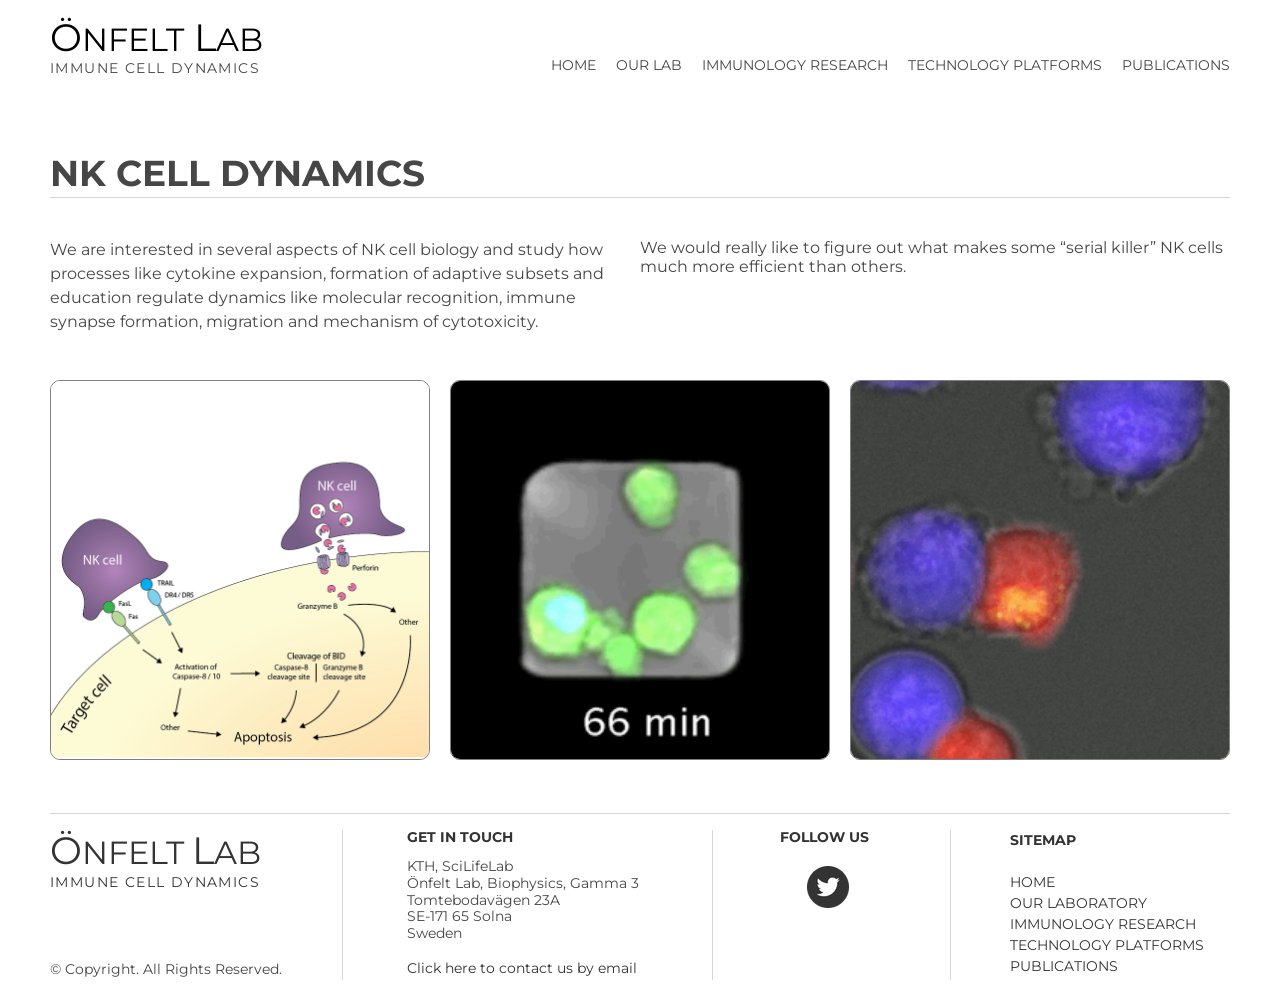
<file: immunology/NK/index.html>
<!DOCTYPE html><html prefix="og: http://ogp.me/ns#" style="height:auto !important"><head><meta charset="utf-8"><title>NK cell dynamics | onfeltlab.com</title><meta name="robots" content="all"><meta name="generator" content="One.com Web Editor"><meta http-equiv="Cache-Control" content="must-revalidate, max-age=0, public"><meta http-equiv="Expires" content="-1"><meta name="viewport" content="width=device-width,initial-scale=1,minimum-scale=1,maximum-scale=3,user-scalable=yes" minpagewidth="1180" rendermobileview="true"><meta name="MobileOptimized" content="320"><meta name="HandheldFriendly" content="True"><meta name="format-detection" content="telephone=no"><meta property="og:type" content="website"><meta property="og:title" content="NK cell dynamics | onfeltlab.com"><meta property="og:site_name" content="onfeltlab.com"><meta property="og:url" content="https://onfelt-lab.github.io/Lab-webpage/immunology/NK/"><meta name="twitter:card" content="summary"><meta name="twitter:title" content="NK cell dynamics | onfeltlab.com"><meta name="twitter:image:alt" content="NK cell dynamics | onfeltlab.com"><link rel="canonical" href="https://onfelt-lab.github.io/Lab-webpage/immunology/NK/"><style>html { word-wrap: break-word; }
*, ::before, ::after { word-wrap: inherit; }
html { box-sizing: border-box; }
*, ::before, ::after { box-sizing: inherit; }
div.code { box-sizing: content-box; }
body, ul, ol, li, h1, h2, h3, h4, h5, h6, form, input, p, td, textarea { margin: 0; padding: 0; }
h1, h2, h3, h4, h5, h6 { font-size: 100%; font-weight: normal; }
ol, ul { list-style: none; }
table { border-collapse: collapse; border-spacing: 0; }
img { border: 0; }
body { -moz-osx-font-smoothing: grayscale; -webkit-font-smoothing: antialiased; }</style><style>@font-face {
    font-family: 'dropDownMenu';
    src:
    url('[data-uri]                                                                           [base64]                 aAGYBmQBmAAAAAQAAAAAAAAAAAAAAIAAAAAAAAwAAAAMAAAAcAAEAAwAAABwAAwABAAAAHAAEADgAAAAKAAgAAgACAAEAIOkB//3//wAAAAAAIOkA//3//wAB/+MXBAADAAEAAAAAAAAAAAAAAAEAAf//                                     [base64]/                                                                                                                                [base64]') format('woff');
    font-weight: normal;
    font-style: normal;
}</style><link rel="stylesheet" href="../../onewebstatic/b2e18c1f4c.css"><style>@media (max-width: 650px) { body { min-width: 'initial' } body.desktopV { min-width: 1180px } }
        @media (min-width: 651px) { body { min-width: 1180px } body.mobileV { min-width: initial } }</style><link rel="stylesheet" href="../../onewebstatic/3ab27fe215.css"><link rel="stylesheet" href="../../onewebstatic/436841d294.css"><link rel="stylesheet" href="../../onewebstatic/b4da795d81.css"><link href="../../onewebstatic/google-fonts.css" rel="stylesheet"><link rel="stylesheet" href="../../onewebstatic/a4675355f1.css"><style>.bodyBackground {
                            
background-image:none;
background-color:rgba(255,255,255,1);
                        }</style><script>window.WSB_PRIVACY_POLICY_PUBLISHED = true;</script><script src="../../onewebstatic/e47f208c3a.js"></script><script src="../../onewebstatic/f707379391.js"></script></head><body class="Preview_body__2wDzb bodyBackground" style="overflow-y:scroll;overflow-x:hidden" data-attachments="{}"><div><div data-mobile-pin="0" id="wsb-mobile-header" class="mm mm-mobile-preview"><header id="MobileHeader_container" class="MobileHeader_container__1XW3y" style="background-color:rgba(255,255,255,1)"><div class="MobileHeader_title__1avp4 MobileHeader_pageTitle__2Od2E"><span class="MobileHeader_titleText__1M62s" style="color:rgba(70,70,70,1);font-family:Montserrat;font-weight:normal;font-style:normal">NK cell dynamics</span></div><div class="MobileHeader_dummyMenuIconContainer__3mfi4"></div></header><div id="mm" class="MobileHeaderMenu_mobileMenu__21p7v" style="background-color:rgba(255,255,255,1)"><ul><li><a href="../../" style="background-color:rgba(255,255,255,1);color:rgba(70,70,70,1);font-size:16px;line-height:3;font-family:Montserrat" title="Home">Home</a></li><li><a href="../../ourlab/" style="background-color:rgba(255,255,255,1);color:rgba(70,70,70,1);font-size:16px;line-height:3;font-family:Montserrat" title="OUR LAB">OUR LAB</a></li><li class="expanded"><div class="MobileHeaderMenu_expandCollapseItem__2WnRW"><a href="../" style="background-color:rgba(255,255,255,1);color:rgba(70,70,70,1);font-size:16px;line-height:3;font-family:Montserrat" title="IMMUNOLOGY RESEARCH">IMMUNOLOGY RESEARCH</a><div class="MobileHeaderMenu_expandCollapseContainer__1rweD" style="background-color:rgba(255,255,255,1)"><span class="MobileHeaderMenu_arrowDown__1Dv_Z" style="color:rgba(70,70,70,1);height:8px;width:8px;margin-top:-4px"></span><span class="MobileHeaderMenu_arrowUp__2THXC" style="color:rgba(70,70,70,1);height:8px;width:8px;margin-top:4px"></span></div></div><ul><li><a href="./" class="MobileHeaderMenu_current__2Nelz" style="background-color:rgba(255,255,255,1);color:rgba(70,70,70,1);font-size:16px;line-height:3;font-family:Montserrat;font-weight:bold" title="NK cell dynamics">NK cell dynamics</a></li><li><a href="../T/" style="background-color:rgba(255,255,255,1);color:rgba(70,70,70,1);font-size:16px;line-height:3;font-family:Montserrat" title="T cell dynamics">T cell dynamics</a></li><li><a href="../engagers/" style="background-color:rgba(255,255,255,1);color:rgba(70,70,70,1);font-size:16px;line-height:3;font-family:Montserrat" title="Molecular Engagers">Molecular Engagers</a></li><li><a href="../3d-models/" style="background-color:rgba(255,255,255,1);color:rgba(70,70,70,1);font-size:16px;line-height:3;font-family:Montserrat" title="3D Tumor Models">3D Tumor Models</a></li></ul></li><li><div class="MobileHeaderMenu_expandCollapseItem__2WnRW"><a href="../../technology/" style="background-color:rgba(255,255,255,1);color:rgba(70,70,70,1);font-size:16px;line-height:3;font-family:Montserrat" title="TECHNOLOGY PLATFORMS">TECHNOLOGY PLATFORMS</a><div class="MobileHeaderMenu_expandCollapseContainer__1rweD" style="background-color:rgba(255,255,255,1)"><span class="MobileHeaderMenu_arrowDown__1Dv_Z" style="color:rgba(70,70,70,1);height:8px;width:8px;margin-top:-4px"></span><span class="MobileHeaderMenu_arrowUp__2THXC" style="color:rgba(70,70,70,1);height:8px;width:8px;margin-top:4px"></span></div></div><ul><li><a href="../../technology/microwellchips/" style="background-color:rgba(255,255,255,1);color:rgba(70,70,70,1);font-size:16px;line-height:3;font-family:Montserrat" title="Microwell Chip Platform">Microwell Chip Platform</a></li><li><a href="../../technology/singlecell/" style="background-color:rgba(255,255,255,1);color:rgba(70,70,70,1);font-size:16px;line-height:3;font-family:Montserrat" title="Single Cell Analysis">Single Cell Analysis</a></li><li><a href="../../technology/singlecellisolation/" style="background-color:rgba(255,255,255,1);color:rgba(70,70,70,1);font-size:16px;line-height:3;font-family:Montserrat" title="Single Cell Isolation">Single Cell Isolation</a></li><li><a href="../../technology/ultrasoundcellhandling/" style="background-color:rgba(255,255,255,1);color:rgba(70,70,70,1);font-size:16px;line-height:3;font-family:Montserrat" title="Ultrasound Cell Handling">Ultrasound Cell Handling</a></li></ul></li><li><a href="../../publications/" style="background-color:rgba(255,255,255,1);color:rgba(70,70,70,1);font-size:16px;line-height:3;font-family:Montserrat" title="PUBLICATIONS">PUBLICATIONS</a></li></ul></div><div id="mm-overlay" class="MobileHeaderMenu_mobileMenu_overlay__3WPnz"></div><div class="MobileHeader_menuIconContainer__lc-Zq off" id="MobileHeader_burgerMenuIcon" data-active-bgcolor="rgba(70,70,70,1)" data-inactive-bgcolor="rgba(70,70,70,1)"><span style="background-color:rgba(70,70,70,1)"></span><span style="background-color:rgba(70,70,70,1)"></span><span style="background-color:rgba(70,70,70,1)"></span></div></div></div><style>.template { visibility: hidden }
body { overflow-x: hidden }</style><link rel="stylesheet" href="../../onewebstatic/cd26ad12ff.css"><div class="template" data-mobile-view="true"><div class="Preview_row__3Fkye row" style="width:1180px"></div><div class="Preview_row__3Fkye row Preview_noSideMargin__2I-_n" style="min-height:119px;width:100%"><div data-id="67F56C7E-6CCC-42D9-9DD8-D9C4F7ED6AEF" data-kind="SECTION" style="width:100%;min-height:119px;left:auto;margin-top:0;margin-left:0" class="Preview_componentWrapper__2i4QI"><div id="Header" data-in-template="true" data-id="67F56C7E-6CCC-42D9-9DD8-D9C4F7ED6AEF" data-kind="Block" data-specific-kind="SECTION" data-pin="0" data-stretch="true" class="Preview_block__16Zmu"><div class="StripPreview_backgroundComponent__3YmQM Background_backgroundComponent__3_1Ea hasChildren" style="background-color:transparent;min-height:119px;padding-bottom:0" data-width="100" data-height="119"><div class="Preview_column__1KeVx col" style="min-height:100%;width:1180px;margin:0 auto"><div class="Preview_row__3Fkye row" style="min-height:119px;width:1180px"><div data-id="F4368F99-2D00-4CDF-81DD-00425CDAD22F" data-kind="BACKGROUND" style="width:1180px;min-height:119px;margin-top:0;margin-left:0" class="Preview_componentWrapper__2i4QI"><div data-in-template="true" data-id="F4368F99-2D00-4CDF-81DD-00425CDAD22F" data-kind="Block" data-specific-kind="BACKGROUND" class="Preview_block__16Zmu"><div class="BackgroundPreview_backgroundComponent__3Dr5e BackgroundPreview_bgHeight__3dD2e hasChildren" style="min-height:119px;padding-bottom:42px" data-width="1180" data-height="119"><div class="Preview_column__1KeVx col" style="min-height:100%"><div class="Preview_row__3Fkye row" style="min-height:77px;width:1180px"><div class="Preview_column__1KeVx col" style="min-height:77px;width:360px;float:left"><div data-id="C4A81E41-1314-4E67-8A71-0EAED6569AB9" data-kind="TEXT" style="width:360px;min-height:59px;margin-top:15px;margin-left:0" class="Preview_componentWrapper__2i4QI"><div data-in-template="true" data-id="C4A81E41-1314-4E67-8A71-0EAED6569AB9" data-kind="Component" data-specific-kind="TEXT" class="Preview_component__SbiKo text-align-undefined"><div data-mve-font-change="0" class="styles_contentContainer__lrPIa textnormal styles_text__3jGMu"><h1 style="line-height: 1.2; font-size: 38px; text-align: left;" class="mobile-oversized"><span class="textheading1" style="font-size: 38px; font-weight: normal;"><a class="link1" style="color: #000000;" href="../../">Ö<span style="font-size: 32px;" class="mobile-oversized">NFELT</span> L<span style="font-size: 32px;" class="mobile-oversized">AB</span></a></span></h1>
<p style="line-height: 1; font-size: 14px; text-align: left;" class="mobile-undersized-upper"><span style="letter-spacing: 0.1em; color: #464646; font-size: 14px;" class="mobile-undersized-upper">IMMUNE CELL DYNAMICS</span></p></div></div></div><div style="clear:both"></div></div><div class="Preview_column__1KeVx col isExpandable" style="min-height:77px;width:820px;float:left"><div data-id="5023D822-15DF-4BE4-A879-3CE8A492EE22" data-kind="MENU" style="width:820px;min-height:24px;margin-top:53px;margin-left:0" class="Preview_componentWrapper__2i4QI"><div data-in-template="true" data-id="5023D822-15DF-4BE4-A879-3CE8A492EE22" data-kind="Component" data-specific-kind="MENU" class="Preview_mobileHide__9T929 Preview_component__SbiKo"><div class="menu menuself menuhorizontal menuhorizontalright menuverticalmiddle" style="width:820px;height:24px"><ul class="menu1"><li><a href="../../"><span>Home</span></a><div class="divider"></div></li><li><a href="../../ourlab/"><span>OUR LAB</span></a><div class="divider"></div></li><li><a href="../"><span>IMMUNOLOGY RESEARCH</span></a><div class="divider"></div></li><li><a href="../../technology/"><span>TECHNOLOGY PLATFORMS</span></a><div class="divider"></div></li><li><a href="../../publications/"><span>PUBLICATIONS</span></a></li></ul></div></div></div><div style="clear:both"></div></div><div style="clear:both"></div></div><div style="clear:both"></div></div></div></div></div></div><div style="clear:both"></div></div></div></div></div></div><div class="Preview_row__3Fkye row Preview_noSideMargin__2I-_n" style="min-height:674px;width:100%"><div data-id="C97EEDD7-4220-4D47-BDB0-2C9B997CB525" data-kind="SECTION" style="width:100%;min-height:674px;left:auto;margin-top:0;margin-left:0" class="Preview_componentWrapper__2i4QI"><div id="Section1" data-in-template="false" data-id="C97EEDD7-4220-4D47-BDB0-2C9B997CB525" data-kind="Block" data-specific-kind="SECTION" data-pin="0" data-stretch="true" class="Preview_block__16Zmu"><div class="StripPreview_backgroundComponent__3YmQM Background_backgroundComponent__3_1Ea hasChildren" style="background-color:transparent;min-height:674px;padding-bottom:0" data-width="100" data-height="674"><div class="Preview_column__1KeVx col" style="min-height:100%;width:1180px;margin:0 auto"><div class="Preview_row__3Fkye row" style="min-height:33px;width:1180px"><div data-id="C7B2B2B8-8575-4494-8F61-97DAE513F66A" data-kind="BACKGROUND" style="width:1180px;min-height:33px;margin-top:0;margin-left:0" class="Preview_componentWrapper__2i4QI"><div data-in-template="false" data-id="C7B2B2B8-8575-4494-8F61-97DAE513F66A" data-kind="Component" data-specific-kind="BACKGROUND" class="Preview_mobileHide__9T929 Preview_component__SbiKo"><div class="BackgroundPreview_backgroundComponent__3Dr5e BackgroundPreview_bgHeight__3dD2e" style="border-color:rgba(215,215,215,1);border-style:solid;border-width:0px 0px 0px 0px;background-clip:padding-box;min-height:33px;padding-bottom:0" data-width="1180" data-height="33"></div></div></div></div><div class="Preview_row__3Fkye row" style="min-height:45px;width:1180px"><div data-id="80835A5C-5E0A-4F0F-8948-F753839B0445" data-kind="TEXT" style="width:790px;min-height:45px;margin-top:0;margin-left:0" class="Preview_componentWrapper__2i4QI"><div data-in-template="false" data-id="80835A5C-5E0A-4F0F-8948-F753839B0445" data-kind="Component" data-specific-kind="TEXT" class="Preview_component__SbiKo text-align-undefined"><div data-mve-font-change="0" class="styles_contentContainer__lrPIa textnormal styles_text__3jGMu"><h2><span class="textheading2 mobile-oversized" style="font-size: 36px;">NK CELL DYNAMICS</span></h2></div></div></div></div><div class="Preview_row__3Fkye row" style="min-height:41px;width:1180px"><div data-id="0475CF00-38BC-481D-8FAC-1D134D7C9942" data-kind="BACKGROUND" style="width:1180px;min-height:41px;margin-top:0;margin-left:0" class="Preview_componentWrapper__2i4QI"><div data-in-template="false" data-id="0475CF00-38BC-481D-8FAC-1D134D7C9942" data-kind="Component" data-specific-kind="BACKGROUND" class="Preview_mobileHide__9T929 Preview_component__SbiKo"><div class="BackgroundPreview_backgroundComponent__3Dr5e BackgroundPreview_bgHeight__3dD2e" style="border-color:rgba(215,215,215,1);border-style:solid;border-width:1px 0px 0px 0px;background-clip:padding-box;min-height:41px;padding-bottom:0" data-width="1180" data-height="41"></div></div></div></div><div class="Preview_row__3Fkye row" style="min-height:109px;width:1180px"><div class="Preview_column__1KeVx col" style="min-height:109px;width:590px;float:left"><div data-id="7B87D253-1446-4EF8-B688-D99DF59326B3" data-kind="TEXT" style="width:590px;min-height:109px;margin-top:0;margin-left:0" class="Preview_componentWrapper__2i4QI"><div data-in-template="false" data-id="7B87D253-1446-4EF8-B688-D99DF59326B3" data-kind="Component" data-specific-kind="TEXT" class="Preview_component__SbiKo text-align-undefined"><div data-mve-font-change="0" class="styles_contentContainer__lrPIa textnormal styles_text__3jGMu"><p style="line-height: 1.5; font-size: 16px;"><span style="font-size: 16px;">We are interested in several aspects of NK cell biology and study how processes like cytokine expansion, formation of adaptive subsets and education regulate dynamics like molecular recognition, immune synapse formation, migration and mechanism of cytotoxicity. </span></p></div></div></div><div style="clear:both"></div></div><div class="Preview_column__1KeVx col" style="min-height:109px;width:590px;float:left"><div data-id="FFAD0174-8F03-4AD5-B732-1AA6EC2A5CA3" data-kind="TEXT" style="width:590px;min-height:109px;margin-top:0;margin-left:0" class="Preview_componentWrapper__2i4QI"><div data-in-template="false" data-id="FFAD0174-8F03-4AD5-B732-1AA6EC2A5CA3" data-kind="Component" data-specific-kind="TEXT" class="Preview_component__SbiKo text-align-null"><div data-mve-font-change="0" class="styles_contentContainer__lrPIa textnormal styles_text__3jGMu"><p style="font-size: 16px;"><span style="font-size: 16px;">We would really like to figure out what makes some “serial killer” NK cells much more efficient than others. &nbsp;&nbsp;</span></p></div></div></div><div style="clear:both"></div></div><div style="clear:both"></div></div><div class="Preview_row__3Fkye row" style="min-height:33px;width:1180px"><div data-id="BD6D1717-730C-405C-8793-A0FE0F9C9C88" data-kind="BACKGROUND" style="width:1180px;min-height:33px;margin-top:0;margin-left:0" class="Preview_componentWrapper__2i4QI"><div data-in-template="false" data-id="BD6D1717-730C-405C-8793-A0FE0F9C9C88" data-kind="Component" data-specific-kind="BACKGROUND" class="Preview_mobileHide__9T929 Preview_component__SbiKo"><div class="BackgroundPreview_backgroundComponent__3Dr5e BackgroundPreview_bgHeight__3dD2e" style="border-color:rgba(215,215,215,1);border-style:solid;border-width:0px 0px 0px 0px;background-clip:padding-box;min-height:33px;padding-bottom:0" data-width="1180" data-height="33"></div></div></div></div><div class="Preview_row__3Fkye row" style="min-height:380px;width:1180px"><div data-id="0B68B45A-0020-42D9-BE68-77AAF54C1052" data-kind="GALLERY" style="width:1180px;min-height:380px;margin-top:0;margin-left:0" class="Preview_componentWrapper__2i4QI"><div data-in-template="false" data-id="0B68B45A-0020-42D9-BE68-77AAF54C1052" data-kind="Component" data-specific-kind="GALLERY" data-stretch="false" class="Preview_component__SbiKo"><style>.mobileV div[data-id='0B68B45A-0020-42D9-BE68-77AAF54C1052'] .gallery .gallery-cell:nth-child(2n+1) {
                    padding: 5px 5px 5px 0 !important;
                }
                .mobileV div[data-id='0B68B45A-0020-42D9-BE68-77AAF54C1052'] .gallery .gallery-cell:nth-child(2n+2) {
                    padding: 5px 0 5px 5px !important;
                }
                .mobileV div[data-id='0B68B45A-0020-42D9-BE68-77AAF54C1052'] .gallery .gallery-cell:first-child {
                    padding: 0 5px 5px 0 !important;
                }
                .mobileV div[data-id='0B68B45A-0020-42D9-BE68-77AAF54C1052'] .gallery .gallery-cell:nth-child(2) {
                    padding: 0 0 5px 5px !important;
                }
                .mobileV div[data-id='0B68B45A-0020-42D9-BE68-77AAF54C1052'] .gallery {
                    margin-bottom: -5px !important;
                }</style><div class="gallery Gallery_gallery__2AhdO textnormal" data-captionenabled="true" data-mobile-column="2" data-columns="3" data-spacing="20" data-image-ratio="SQUARE" data-original-width="1180" data-compact-view="false"><div data-index="0" class="Gallery_galleryCell__2ARa3 gallery-cell" style="width:380px;margin-left:0;margin-top:0;text-align:center"><a><div class="img-container" style="height:380px;width:380px;display:flex"><div class="Image_imageComponent__2bb7A img-wrapper" style="border-color:rgba(0,0,0,0.5);border-style:solid;border-width:1px 1px 1px 1px;border-top-left-radius:10px;border-top-right-radius:10px;border-bottom-right-radius:10px;border-bottom-left-radius:10px;width:100%;height:100%;display:flex"><img data-original-width="100%" data-original-height="100%" src="../../onewebmedia/pathway%20edited%20square.jpg" srcset="../../onewebmedia/pathway%20edited%20square.jpg, ../../onewebmedia/pathway%20edited%20square.jpg 2x, ../../onewebmedia/pathway%20edited%20square.jpg 3x" style="width:100%;height:100%;object-fit:cover" alt="" role="presentation" data-loading="lazy" draggable="false" loading="lazy"></div></div><div style="position:relative" class="gallery-caption"><div class="textnormal"><div class="Gallery_galleryCaptionContainer__1UMvN"><div><div style="width:380px;border-color:rgba(0,0,0,0.5);border-style:none;border-width:1px 1px 1px 1px;border-top-left-radius:30px;border-top-right-radius:30px;border-bottom-right-radius:30px;border-bottom-left-radius:30px;padding-left:50px;padding-right:38px;padding-top:15px;padding-bottom:5px" class="Gallery_galleryCaption__2CuUb gallery-title-description-wrapper Gallery_emptyCaption__1hX7z"></div></div></div></div></div></a></div><div data-index="1" class="Gallery_galleryCell__2ARa3 gallery-cell" style="width:380px;margin-left:20px;margin-top:0;text-align:center"><a><div class="img-container" style="height:380px;width:380px;display:flex"><div class="Image_imageComponent__2bb7A img-wrapper" style="border-color:rgba(0,0,0,0.5);border-style:solid;border-width:1px 1px 1px 1px;border-top-left-radius:10px;border-top-right-radius:10px;border-bottom-right-radius:10px;border-bottom-left-radius:10px;width:100%;height:100%;display:flex"><img data-original-width="100%" data-original-height="100%" src="../../onewebmedia/Well_Killing.gif" srcset="../../onewebmedia/Well_Killing.gif, ../../onewebmedia/Well_Killing.gif 2x, ../../onewebmedia/Well_Killing.gif 3x" style="width:100%;height:100%;object-fit:cover" alt="" role="presentation" data-loading="lazy" draggable="false" loading="lazy"></div></div><div style="position:relative" class="gallery-caption"><div class="textnormal"><div class="Gallery_galleryCaptionContainer__1UMvN"><div><div style="width:380px;border-color:rgba(0,0,0,0.5);border-style:none;border-width:1px 1px 1px 1px;border-top-left-radius:30px;border-top-right-radius:30px;border-bottom-right-radius:30px;border-bottom-left-radius:30px;padding-left:50px;padding-right:38px;padding-top:15px;padding-bottom:5px" class="Gallery_galleryCaption__2CuUb gallery-title-description-wrapper Gallery_emptyCaption__1hX7z"></div></div></div></div></div></a></div><div data-index="2" class="Gallery_galleryCell__2ARa3 gallery-cell" style="width:380px;margin-left:20px;margin-top:0;text-align:center"><a><div class="img-container" style="height:380px;width:380px;display:flex"><div class="Image_imageComponent__2bb7A img-wrapper" style="border-color:rgba(0,0,0,0.5);border-style:solid;border-width:1px 1px 1px 1px;border-top-left-radius:10px;border-top-right-radius:10px;border-bottom-right-radius:10px;border-bottom-left-radius:10px;width:100%;height:100%;display:flex"><img data-original-width="100%" data-original-height="100%" src="../../onewebmedia/serialkiller-2.gif" srcset="../../onewebmedia/serialkiller-2.gif, ../../onewebmedia/serialkiller-2.gif 2x, ../../onewebmedia/serialkiller-2.gif 3x" style="width:100%;height:100%;object-fit:cover" alt="" role="presentation" data-loading="lazy" draggable="false" loading="lazy"></div></div><div style="position:relative" class="gallery-caption"><div class="textnormal"><div class="Gallery_galleryCaptionContainer__1UMvN"><div><div style="width:380px;border-color:rgba(0,0,0,0.5);border-style:none;border-width:1px 1px 1px 1px;border-top-left-radius:30px;border-top-right-radius:30px;border-bottom-right-radius:30px;border-bottom-left-radius:30px;padding-left:50px;padding-right:38px;padding-top:15px;padding-bottom:5px" class="Gallery_galleryCaption__2CuUb gallery-title-description-wrapper Gallery_emptyCaption__1hX7z"></div></div></div></div></div></a></div></div></div></div></div><div class="Preview_row__3Fkye row" style="min-height:33px;width:1180px"><div data-id="26A61342-559E-46B0-B961-93B0FC4808CE" data-kind="BACKGROUND" style="width:1180px;min-height:33px;margin-top:0;margin-left:0" class="Preview_componentWrapper__2i4QI"><div data-in-template="false" data-id="26A61342-559E-46B0-B961-93B0FC4808CE" data-kind="Component" data-specific-kind="BACKGROUND" class="Preview_mobileHide__9T929 Preview_component__SbiKo"><div class="BackgroundPreview_backgroundComponent__3Dr5e BackgroundPreview_bgHeight__3dD2e" style="border-color:rgba(215,215,215,1);border-style:solid;border-width:0px 0px 0px 0px;background-clip:padding-box;min-height:33px;padding-bottom:0" data-width="1180" data-height="33"></div></div></div></div><div style="clear:both"></div></div></div></div></div></div><div class="Preview_row__3Fkye row Preview_noSideMargin__2I-_n" style="min-height:183px;width:100%"><div data-id="0AA5B327-B047-4327-ADEA-21DD52CE54A0" data-kind="SECTION" style="width:100%;min-height:183px;left:auto;margin-top:0;margin-left:0" class="Preview_componentWrapper__2i4QI"><div id="Footer" data-in-template="true" data-id="0AA5B327-B047-4327-ADEA-21DD52CE54A0" data-kind="Block" data-specific-kind="SECTION" data-pin="0" data-stretch="true" class="Preview_block__16Zmu"><div class="StripPreview_backgroundComponent__3YmQM Background_backgroundComponent__3_1Ea hasChildren" style="background-color:transparent;min-height:183px;padding-bottom:0" data-width="100" data-height="183"><div class="Preview_column__1KeVx col" style="min-height:100%;width:1180px;margin:0 auto"><div class="Preview_row__3Fkye row" style="min-height:15px;width:1180px"><div data-id="0E93AD50-3F5E-442E-A696-5EA870FE3696" data-kind="BACKGROUND" style="width:1180px;min-height:15px;margin-top:0;margin-left:0" class="Preview_componentWrapper__2i4QI"><div data-in-template="true" data-id="0E93AD50-3F5E-442E-A696-5EA870FE3696" data-kind="Component" data-specific-kind="BACKGROUND" class="Preview_mobileHide__9T929 Preview_component__SbiKo"><div class="BackgroundPreview_backgroundComponent__3Dr5e BackgroundPreview_bgHeight__3dD2e" style="border-color:rgba(215,215,215,1);border-style:solid;border-width:1px 0px 0px 0px;background-clip:padding-box;min-height:15px;padding-bottom:0" data-width="1180" data-height="15"></div></div></div></div><div class="Preview_row__3Fkye row" style="min-height:152px;width:1180px"><div class="Preview_column__1KeVx col" style="min-height:152px;width:270px;float:left"><div class="Preview_row__3Fkye row" style="min-height:61px;width:270px"><div data-id="2C0B6B53-B870-43CD-8BE2-6A2641A6BC06" data-kind="TEXT" style="width:270px;min-height:61px;margin-top:0;margin-left:0" class="Preview_componentWrapper__2i4QI"><div data-in-template="true" data-id="2C0B6B53-B870-43CD-8BE2-6A2641A6BC06" data-kind="Component" data-specific-kind="TEXT" class="Preview_component__SbiKo text-align-undefined"><div data-mve-font-change="0" class="styles_contentContainer__lrPIa textnormal styles_text__3jGMu"><h1 class="textheading1" style="line-height: 1.2; font-size: 32px;"><span class="textheading1" style="font-weight: normal; letter-spacing: normal; font-size: 32px;"><a class="link1" href="../../"><span style="font-size: 38px;" class="mobile-oversized">Ö</span>NFELT <span style="font-size: 38px;" class="mobile-oversized">L</span>AB</a></span></h1>
<p style="line-height: 1.2;" class="mobile-undersized-upper"><span style="letter-spacing: 0.1em;"><a class="link1" href="../../">IMMUNE CELL DYNAMICS</a></span></p></div></div></div></div><div class="Preview_row__3Fkye row" style="min-height:91px;width:270px"><div data-id="D09744E7-B95B-4CFB-BE66-F27EC6725021" data-kind="TEXT" style="width:270px;min-height:20px;margin-top:71px;margin-left:0" class="Preview_componentWrapper__2i4QI"><div data-in-template="true" data-id="D09744E7-B95B-4CFB-BE66-F27EC6725021" data-kind="Component" data-specific-kind="TEXT" class="Preview_component__SbiKo text-align-undefined"><div data-mve-font-change="0" class="styles_contentContainer__lrPIa textnormal styles_text__3jGMu"><p style="text-align: left;" class="mobile-undersized-upper"><span style="font-size: 14px;" class="mobile-undersized-upper">© Copyright. All Rights Reserved.</span></p></div></div></div></div><div style="clear:both"></div></div><div class="Preview_column__1KeVx col" style="min-height:152px;width:23px;float:left"><div data-id="B6D2A147-2E08-4286-9845-71C758C8BCA3" data-kind="BACKGROUND" style="width:23px;min-height:150px;margin-top:2px;margin-left:0" class="Preview_componentWrapper__2i4QI"><div data-in-template="true" data-id="B6D2A147-2E08-4286-9845-71C758C8BCA3" data-kind="Component" data-specific-kind="BACKGROUND" class="Preview_mobileHide__9T929 Preview_component__SbiKo"><div class="BackgroundPreview_backgroundComponent__3Dr5e BackgroundPreview_bgHeight__3dD2e" style="border-color:rgba(215,215,215,1);border-style:solid;border-width:0px 1px 0px 0px;background-clip:padding-box;min-height:150px;padding-bottom:0" data-width="23" data-height="150"></div></div></div><div style="clear:both"></div></div><div class="Preview_column__1KeVx col" style="min-height:152px;width:347px;float:left"><div class="Preview_row__3Fkye row" style="min-height:126px;width:347px"><div data-id="79E0C325-575D-424E-8774-41830A37F06D" data-kind="TEXT" style="width:283px;min-height:124px;margin-top:2px;margin-left:64px" class="Preview_componentWrapper__2i4QI"><div data-in-template="true" data-id="79E0C325-575D-424E-8774-41830A37F06D" data-kind="Component" data-specific-kind="TEXT" class="Preview_component__SbiKo text-align-undefined"><div data-mve-font-change="0" class="styles_contentContainer__lrPIa textnormal styles_text__3jGMu"><h3 style="line-height: 1;"><span class="textheading3 mobile-undersized-upper">GET IN TOUCH</span></h3>
<p style="line-height: 1;" class="mobile-undersized-upper"><br></p>
<p class="mobile-undersized-upper">KTH, SciLifeLab<br>Önfelt Lab, Biophysics, Gamma 3&nbsp;<br>Tomtebodavägen 23A<br>SE-171 65 Solna<br>Sweden</p></div></div></div></div><div class="Preview_row__3Fkye row" style="min-height:26px;width:347px"><div data-id="B37A91F6-48C7-4DE7-825B-0E6DB953D3EB" data-kind="TEXT" style="width:263px;min-height:20px;margin-top:6px;margin-left:64px" class="Preview_componentWrapper__2i4QI"><div data-in-template="true" data-id="B37A91F6-48C7-4DE7-825B-0E6DB953D3EB" data-kind="Component" data-specific-kind="TEXT" class="Preview_component__SbiKo text-align-undefined"><div data-mve-font-change="0" class="styles_contentContainer__lrPIa textnormal styles_text__3jGMu"><p style="text-align: left;" class="mobile-undersized-upper"><span style="font-size: 14px;" class="mobile-undersized-upper"><a class="link1" href="mailto:onfelt@kth.se">Click here to contact us by email</a></span></p></div></div></div></div><div style="clear:both"></div></div><div class="Preview_column__1KeVx col" style="min-height:152px;width:23px;float:left"><div data-id="32089218-62AA-4EF8-B6BA-5F37C05B68D8" data-kind="BACKGROUND" style="width:23px;min-height:150px;margin-top:2px;margin-left:0" class="Preview_componentWrapper__2i4QI"><div data-in-template="true" data-id="32089218-62AA-4EF8-B6BA-5F37C05B68D8" data-kind="Component" data-specific-kind="BACKGROUND" class="Preview_mobileHide__9T929 Preview_component__SbiKo"><div class="BackgroundPreview_backgroundComponent__3Dr5e BackgroundPreview_bgHeight__3dD2e" style="border-color:rgba(215,215,215,1);border-style:solid;border-width:0px 1px 0px 0px;background-clip:padding-box;min-height:150px;padding-bottom:0" data-width="23" data-height="150"></div></div></div><div style="clear:both"></div></div><div class="Preview_column__1KeVx col" style="min-height:152px;width:162px;float:left"><div class="Preview_row__3Fkye row" style="min-height:22px;width:162px"><div data-id="9EE2FC34-605D-4756-91B8-5338F12A1AC6" data-kind="TEXT" style="width:95px;min-height:20px;margin-top:2px;margin-left:67px" class="Preview_componentWrapper__2i4QI"><div data-in-template="true" data-id="9EE2FC34-605D-4756-91B8-5338F12A1AC6" data-kind="Component" data-specific-kind="TEXT" class="Preview_component__SbiKo text-align-undefined"><div data-mve-font-change="0" class="styles_contentContainer__lrPIa textnormal styles_text__3jGMu"><h3 style="line-height: 1;"><span class="textheading3 mobile-undersized-upper">FOLLOW US</span></h3></div></div></div></div><div class="Preview_row__3Fkye row" style="min-height:58px;width:162px"><div data-id="83D4CBFE-2CC1-441B-BA3E-519E648234E4" data-kind="IMAGE" style="width:42px;min-height:42px;margin-top:16px;margin-left:94px" class="Preview_componentWrapper__2i4QI"><div data-in-template="true" data-id="83D4CBFE-2CC1-441B-BA3E-519E648234E4" data-kind="Component" data-specific-kind="IMAGE" class="Preview_component__SbiKo"><div class="Mobile_imageComponent__QXWk1 Mobile_cropMode__cLuJp" style="overflow:hidden" data-width="42" data-height="42"><a href="https://twitter.com/OnfeltLab" target="_self" alt="" data-stop-propagation="true"><img loading="lazy" role="presentation" data-scalestrategy="crop" style="margin-top:0px;margin-left:0px;display:block;margin:0" src="../../onewebstatic/a95558b30c.png" srcset="../../onewebstatic/a95558b30c.png, ../../onewebstatic/895a680b72.png 2x, ../../onewebstatic/25f931105a.png 3x" height="42" width="42" data-width="42" data-height="42"></a></div></div></div></div><div style="clear:both"></div></div><div class="Preview_column__1KeVx col" style="min-height:152px;width:76px;float:left"><div data-id="0037AFE2-99D3-4FE3-AFA2-E3F15E8FEFA4" data-kind="BACKGROUND" style="width:23px;min-height:150px;margin-top:2px;margin-left:53px" class="Preview_componentWrapper__2i4QI"><div data-in-template="true" data-id="0037AFE2-99D3-4FE3-AFA2-E3F15E8FEFA4" data-kind="Component" data-specific-kind="BACKGROUND" class="Preview_mobileHide__9T929 Preview_component__SbiKo"><div class="BackgroundPreview_backgroundComponent__3Dr5e BackgroundPreview_bgHeight__3dD2e" style="border-color:rgba(215,215,215,1);border-style:solid;border-width:0px 1px 0px 0px;background-clip:padding-box;min-height:150px;padding-bottom:0" data-width="23" data-height="150"></div></div></div><div style="clear:both"></div></div><div class="Preview_column__1KeVx col" style="min-height:152px;width:271px;float:left"><div data-id="0AA43D20-341D-4AD0-9023-150EBC2D5306" data-kind="TEXT" style="width:212px;min-height:150px;margin-top:2px;margin-left:59px" class="Preview_componentWrapper__2i4QI"><div data-in-template="true" data-id="0AA43D20-341D-4AD0-9023-150EBC2D5306" data-kind="Component" data-specific-kind="TEXT" class="Preview_component__SbiKo text-align-undefined"><div data-mve-font-change="0" class="styles_contentContainer__lrPIa textnormal styles_text__3jGMu"><h3 style="line-height: 1.5;"><span class="textheading3 mobile-undersized-upper">SITEMAP</span></h3>
<p style="line-height: 1.5;" class="mobile-undersized-upper"><br></p>
<p style="line-height: 1.5;" class="mobile-undersized-upper"><a class="link1" href="../../">HOME</a></p>
<p style="line-height: 1.5;" class="mobile-undersized-upper"><a class="link1" href="../../ourlab/">OUR LABORATORY</a></p>
<p style="line-height: 1.5;" class="mobile-undersized-upper"><a class="link1" href="../">IMMUNOLOGY RESEARCH</a></p>
<p style="line-height: 1.5;" class="mobile-undersized-upper"><a class="link1" href="../../technology/">TECHNOLOGY PLATFORMS</a></p>
<p style="line-height: 1.5;" class="mobile-undersized-upper"><a class="link1" href="../../publications/">PUBLICATIONS</a></p></div></div></div><div style="clear:both"></div></div><div style="clear:both"></div></div><div class="Preview_row__3Fkye row" style="min-height:16px;width:1180px"><div data-id="43604AEF-5617-4CD1-96DB-2F190DF60643" data-kind="BACKGROUND" style="width:1180px;min-height:16px;margin-top:0;margin-left:0" class="Preview_componentWrapper__2i4QI"><div data-in-template="true" data-id="43604AEF-5617-4CD1-96DB-2F190DF60643" data-kind="Component" data-specific-kind="BACKGROUND" class="Preview_mobileHide__9T929 Preview_component__SbiKo"><div class="BackgroundPreview_backgroundComponent__3Dr5e BackgroundPreview_bgHeight__3dD2e" style="border-color:rgba(215,215,215,1);border-style:none;border-width:1px 0px 0px 0px;min-height:16px;padding-bottom:0" data-width="1180" data-height="16"></div></div></div></div><div style="clear:both"></div></div></div></div></div></div></div><div class="publishOnlyComponents"><div data-testid="empty-cart-component"></div></div><script src="../../onewebstatic/a2cf72ae9c.js"></script><script src="../../onewebstatic/d8aaffab41.js"></script><script src="../../onewebstatic/6499ecfb0a.js"></script><script src="../../onewebstatic/a966beca17.js"></script><script src="../../onewebstatic/0cc6b0fe94.js"></script><script src="../../onewebstatic/3ca735d8af.js"></script><script src="../../onewebstatic/79d2b8e633.js"></script><script src="../../onewebstatic/40bfe3a069.js"></script><script src="../../onewebstatic/f568dac167.js"></script><script src="../../onewebstatic/754da52d3a.js"></script><script src="../../onewebstatic/6563f65d21.js"></script><script src="../../onewebstatic/cbd6cd157d.js"></script><script>window._mobileEditorData={"data":{"F4368F99-2D00-4CDF-81DD-00425CDAD22F":["C4A81E41-1314-4E67-8A71-0EAED6569AB9"],"67F56C7E-6CCC-42D9-9DD8-D9C4F7ED6AEF":["F4368F99-2D00-4CDF-81DD-00425CDAD22F"],"0AA5B327-B047-4327-ADEA-21DD52CE54A0":["2C0B6B53-B870-43CD-8BE2-6A2641A6BC06","D09744E7-B95B-4CFB-BE66-F27EC6725021","79E0C325-575D-424E-8774-41830A37F06D","B37A91F6-48C7-4DE7-825B-0E6DB953D3EB","9EE2FC34-605D-4756-91B8-5338F12A1AC6","83D4CBFE-2CC1-441B-BA3E-519E648234E4","0AA43D20-341D-4AD0-9023-150EBC2D5306"],"C97EEDD7-4220-4D47-BDB0-2C9B997CB525":["80835A5C-5E0A-4F0F-8948-F753839B0445","7B87D253-1446-4EF8-B688-D99DF59326B3","FFAD0174-8F03-4AD5-B732-1AA6EC2A5CA3","0B68B45A-0020-42D9-BE68-77AAF54C1052"],"32A90631-14BC-44C6-A4B0-3779776A1D7F":["67F56C7E-6CCC-42D9-9DD8-D9C4F7ED6AEF","C97EEDD7-4220-4D47-BDB0-2C9B997CB525","0AA5B327-B047-4327-ADEA-21DD52CE54A0"]},"wrappedCmpsMap":{"C4A81E41-1314-4E67-8A71-0EAED6569AB9":[],"80835A5C-5E0A-4F0F-8948-F753839B0445":[],"7B87D253-1446-4EF8-B688-D99DF59326B3":[],"FFAD0174-8F03-4AD5-B732-1AA6EC2A5CA3":[],"2C0B6B53-B870-43CD-8BE2-6A2641A6BC06":[],"D09744E7-B95B-4CFB-BE66-F27EC6725021":[],"79E0C325-575D-424E-8774-41830A37F06D":[],"B37A91F6-48C7-4DE7-825B-0E6DB953D3EB":[],"9EE2FC34-605D-4756-91B8-5338F12A1AC6":[],"0AA43D20-341D-4AD0-9023-150EBC2D5306":[]},"root":"32A90631-14BC-44C6-A4B0-3779776A1D7F","styles":{"F4368F99-2D00-4CDF-81DD-00425CDAD22F":{"marginTop":18,"marginBottom":18},"C4A81E41-1314-4E67-8A71-0EAED6569AB9":{"marginTop":35,"marginBottom":35},"C97EEDD7-4220-4D47-BDB0-2C9B997CB525":{"marginTop":0},"7B87D253-1446-4EF8-B688-D99DF59326B3":{"marginTop":20},"FFAD0174-8F03-4AD5-B732-1AA6EC2A5CA3":{"marginTop":0},"0B68B45A-0020-42D9-BE68-77AAF54C1052":{"marginTop":20,"marginBottom":18},"80835A5C-5E0A-4F0F-8948-F753839B0445":{"marginTop":35},"0AA5B327-B047-4327-ADEA-21DD52CE54A0":{"marginTop":0},"D09744E7-B95B-4CFB-BE66-F27EC6725021":{"marginTop":20},"79E0C325-575D-424E-8774-41830A37F06D":{"marginTop":20},"B37A91F6-48C7-4DE7-825B-0E6DB953D3EB":{"marginTop":20},"9EE2FC34-605D-4756-91B8-5338F12A1AC6":{"marginTop":20},"83D4CBFE-2CC1-441B-BA3E-519E648234E4":{"marginTop":20},"0AA43D20-341D-4AD0-9023-150EBC2D5306":{"marginTop":20,"marginBottom":35},"2C0B6B53-B870-43CD-8BE2-6A2641A6BC06":{"marginTop":35}},"groups":{},"settings":{}}</script><script src="../../onewebstatic/9761174e65.js"></script><script src="../../onewebstatic/50a91946f6.js"></script><script src="../../onewebstatic/c11b17c5d2.js"></script><script src="../../onewebstatic/79575a4ba3.js"></script><script src="../../onewebstatic/9fd7509069.js"></script><script src="../../onewebstatic/f325d37433.js"></script><script src="../../onewebstatic/ac03fb8dec.js" id="mobileBackgroundLiner" data-params="{&quot;bodyBackgroundClassName&quot;:&quot;bodyBackground&quot;,&quot;linerClassName&quot;:&quot;Preview_bodyBackgroundLiner__1bYbS&quot;,&quot;scrollEffect&quot;:null}"></script><div id="tracking-scripts-container">
                    <script key="g-tag-load-lib-script">
                        
                    </script>
                    <script key="f-pixel-script">
                        
                    </script>
                    <script key="sitWit-script">
                        
                    </script>
                    <script key="kliken-script">
                        
                    </script>
                    </div><div></div></body></html>
</file>
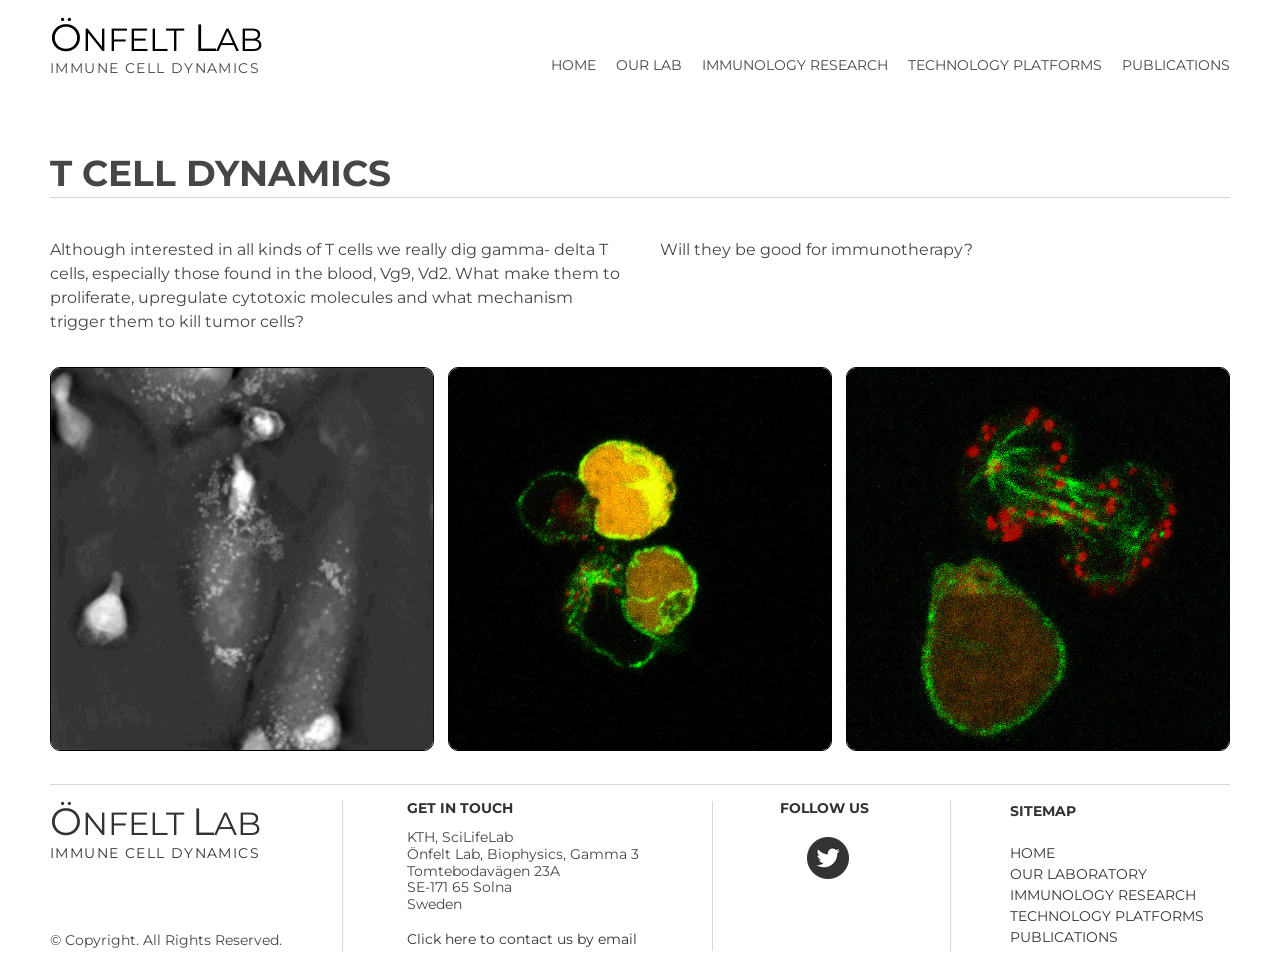
<file: immunology/T/index.html>
<!DOCTYPE html><html prefix="og: http://ogp.me/ns#" style="height:auto !important"><head><meta charset="utf-8"><title>T cell dynamics | onfeltlab.com</title><meta name="robots" content="all"><meta name="generator" content="One.com Web Editor"><meta http-equiv="Cache-Control" content="must-revalidate, max-age=0, public"><meta http-equiv="Expires" content="-1"><meta name="viewport" content="width=device-width,initial-scale=1,minimum-scale=1,maximum-scale=3,user-scalable=yes" minpagewidth="1180" rendermobileview="true"><meta name="MobileOptimized" content="320"><meta name="HandheldFriendly" content="True"><meta name="format-detection" content="telephone=no"><meta property="og:type" content="website"><meta property="og:title" content="T cell dynamics | onfeltlab.com"><meta property="og:site_name" content="onfeltlab.com"><meta property="og:url" content="https://onfelt-lab.github.io/Lab-webpage/immunology/T/"><meta name="twitter:card" content="summary"><meta name="twitter:title" content="T cell dynamics | onfeltlab.com"><meta name="twitter:image:alt" content="T cell dynamics | onfeltlab.com"><link rel="canonical" href="https://onfelt-lab.github.io/Lab-webpage/immunology/T/"><style>html { word-wrap: break-word; }
*, ::before, ::after { word-wrap: inherit; }
html { box-sizing: border-box; }
*, ::before, ::after { box-sizing: inherit; }
div.code { box-sizing: content-box; }
body, ul, ol, li, h1, h2, h3, h4, h5, h6, form, input, p, td, textarea { margin: 0; padding: 0; }
h1, h2, h3, h4, h5, h6 { font-size: 100%; font-weight: normal; }
ol, ul { list-style: none; }
table { border-collapse: collapse; border-spacing: 0; }
img { border: 0; }
body { -moz-osx-font-smoothing: grayscale; -webkit-font-smoothing: antialiased; }</style><style>@font-face {
    font-family: 'dropDownMenu';
    src:
    url('[data-uri]                                                                           [base64]                 aAGYBmQBmAAAAAQAAAAAAAAAAAAAAIAAAAAAAAwAAAAMAAAAcAAEAAwAAABwAAwABAAAAHAAEADgAAAAKAAgAAgACAAEAIOkB//3//wAAAAAAIOkA//3//wAB/+MXBAADAAEAAAAAAAAAAAAAAAEAAf//                                     [base64]/                                                                                                                                [base64]') format('woff');
    font-weight: normal;
    font-style: normal;
}</style><link rel="stylesheet" href="../../onewebstatic/ac1d8e867e.css"><style>@media (max-width: 650px) { body { min-width: 'initial' } body.desktopV { min-width: 1180px } }
        @media (min-width: 651px) { body { min-width: 1180px } body.mobileV { min-width: initial } }</style><link rel="stylesheet" href="../../onewebstatic/3ab27fe215.css"><link rel="stylesheet" href="../../onewebstatic/436841d294.css"><link rel="stylesheet" href="../../onewebstatic/b4da795d81.css"><link href="../../onewebstatic/google-fonts.css" rel="stylesheet"><link rel="stylesheet" href="../../onewebstatic/a4675355f1.css"><style>.bodyBackground {
                            
background-image:none;
background-color:rgba(255,255,255,1);
                        }</style><script>window.WSB_PRIVACY_POLICY_PUBLISHED = true;</script><script src="../../onewebstatic/e47f208c3a.js"></script><script src="../../onewebstatic/f707379391.js"></script></head><body class="Preview_body__2wDzb bodyBackground" style="overflow-y:scroll;overflow-x:hidden" data-attachments="{}"><div><div data-mobile-pin="0" id="wsb-mobile-header" class="mm mm-mobile-preview"><header id="MobileHeader_container" class="MobileHeader_container__1XW3y" style="background-color:rgba(255,255,255,1)"><div class="MobileHeader_title__1avp4 MobileHeader_pageTitle__2Od2E"><span class="MobileHeader_titleText__1M62s" style="color:rgba(70,70,70,1);font-family:Montserrat;font-weight:normal;font-style:normal">T cell dynamics</span></div><div class="MobileHeader_dummyMenuIconContainer__3mfi4"></div></header><div id="mm" class="MobileHeaderMenu_mobileMenu__21p7v" style="background-color:rgba(255,255,255,1)"><ul><li><a href="../../" style="background-color:rgba(255,255,255,1);color:rgba(70,70,70,1);font-size:16px;line-height:3;font-family:Montserrat" title="Home">Home</a></li><li><a href="../../ourlab/" style="background-color:rgba(255,255,255,1);color:rgba(70,70,70,1);font-size:16px;line-height:3;font-family:Montserrat" title="OUR LAB">OUR LAB</a></li><li class="expanded"><div class="MobileHeaderMenu_expandCollapseItem__2WnRW"><a href="../" style="background-color:rgba(255,255,255,1);color:rgba(70,70,70,1);font-size:16px;line-height:3;font-family:Montserrat" title="IMMUNOLOGY RESEARCH">IMMUNOLOGY RESEARCH</a><div class="MobileHeaderMenu_expandCollapseContainer__1rweD" style="background-color:rgba(255,255,255,1)"><span class="MobileHeaderMenu_arrowDown__1Dv_Z" style="color:rgba(70,70,70,1);height:8px;width:8px;margin-top:-4px"></span><span class="MobileHeaderMenu_arrowUp__2THXC" style="color:rgba(70,70,70,1);height:8px;width:8px;margin-top:4px"></span></div></div><ul><li><a href="../NK/" style="background-color:rgba(255,255,255,1);color:rgba(70,70,70,1);font-size:16px;line-height:3;font-family:Montserrat" title="NK cell dynamics">NK cell dynamics</a></li><li><a href="./" class="MobileHeaderMenu_current__2Nelz" style="background-color:rgba(255,255,255,1);color:rgba(70,70,70,1);font-size:16px;line-height:3;font-family:Montserrat;font-weight:bold" title="T cell dynamics">T cell dynamics</a></li><li><a href="../engagers/" style="background-color:rgba(255,255,255,1);color:rgba(70,70,70,1);font-size:16px;line-height:3;font-family:Montserrat" title="Molecular Engagers">Molecular Engagers</a></li><li><a href="../3d-models/" style="background-color:rgba(255,255,255,1);color:rgba(70,70,70,1);font-size:16px;line-height:3;font-family:Montserrat" title="3D Tumor Models">3D Tumor Models</a></li></ul></li><li><div class="MobileHeaderMenu_expandCollapseItem__2WnRW"><a href="../../technology/" style="background-color:rgba(255,255,255,1);color:rgba(70,70,70,1);font-size:16px;line-height:3;font-family:Montserrat" title="TECHNOLOGY PLATFORMS">TECHNOLOGY PLATFORMS</a><div class="MobileHeaderMenu_expandCollapseContainer__1rweD" style="background-color:rgba(255,255,255,1)"><span class="MobileHeaderMenu_arrowDown__1Dv_Z" style="color:rgba(70,70,70,1);height:8px;width:8px;margin-top:-4px"></span><span class="MobileHeaderMenu_arrowUp__2THXC" style="color:rgba(70,70,70,1);height:8px;width:8px;margin-top:4px"></span></div></div><ul><li><a href="../../technology/microwellchips/" style="background-color:rgba(255,255,255,1);color:rgba(70,70,70,1);font-size:16px;line-height:3;font-family:Montserrat" title="Microwell Chip Platform">Microwell Chip Platform</a></li><li><a href="../../technology/singlecell/" style="background-color:rgba(255,255,255,1);color:rgba(70,70,70,1);font-size:16px;line-height:3;font-family:Montserrat" title="Single Cell Analysis">Single Cell Analysis</a></li><li><a href="../../technology/singlecellisolation/" style="background-color:rgba(255,255,255,1);color:rgba(70,70,70,1);font-size:16px;line-height:3;font-family:Montserrat" title="Single Cell Isolation">Single Cell Isolation</a></li><li><a href="../../technology/ultrasoundcellhandling/" style="background-color:rgba(255,255,255,1);color:rgba(70,70,70,1);font-size:16px;line-height:3;font-family:Montserrat" title="Ultrasound Cell Handling">Ultrasound Cell Handling</a></li></ul></li><li><a href="../../publications/" style="background-color:rgba(255,255,255,1);color:rgba(70,70,70,1);font-size:16px;line-height:3;font-family:Montserrat" title="PUBLICATIONS">PUBLICATIONS</a></li></ul></div><div id="mm-overlay" class="MobileHeaderMenu_mobileMenu_overlay__3WPnz"></div><div class="MobileHeader_menuIconContainer__lc-Zq off" id="MobileHeader_burgerMenuIcon" data-active-bgcolor="rgba(70,70,70,1)" data-inactive-bgcolor="rgba(70,70,70,1)"><span style="background-color:rgba(70,70,70,1)"></span><span style="background-color:rgba(70,70,70,1)"></span><span style="background-color:rgba(70,70,70,1)"></span></div></div></div><style>.template { visibility: hidden }
body { overflow-x: hidden }</style><link rel="stylesheet" href="../../onewebstatic/cd26ad12ff.css"><div class="template" data-mobile-view="true"><div class="Preview_row__3Fkye row" style="width:1180px"></div><div class="Preview_row__3Fkye row Preview_noSideMargin__2I-_n" style="min-height:119px;width:100%"><div data-id="67F56C7E-6CCC-42D9-9DD8-D9C4F7ED6AEF" data-kind="SECTION" style="width:100%;min-height:119px;left:auto;margin-top:0;margin-left:0" class="Preview_componentWrapper__2i4QI"><div id="Header" data-in-template="true" data-id="67F56C7E-6CCC-42D9-9DD8-D9C4F7ED6AEF" data-kind="Block" data-specific-kind="SECTION" data-pin="0" data-stretch="true" class="Preview_block__16Zmu"><div class="StripPreview_backgroundComponent__3YmQM Background_backgroundComponent__3_1Ea hasChildren" style="background-color:transparent;min-height:119px;padding-bottom:0" data-width="100" data-height="119"><div class="Preview_column__1KeVx col" style="min-height:100%;width:1180px;margin:0 auto"><div class="Preview_row__3Fkye row" style="min-height:119px;width:1180px"><div data-id="F4368F99-2D00-4CDF-81DD-00425CDAD22F" data-kind="BACKGROUND" style="width:1180px;min-height:119px;margin-top:0;margin-left:0" class="Preview_componentWrapper__2i4QI"><div data-in-template="true" data-id="F4368F99-2D00-4CDF-81DD-00425CDAD22F" data-kind="Block" data-specific-kind="BACKGROUND" class="Preview_block__16Zmu"><div class="BackgroundPreview_backgroundComponent__3Dr5e BackgroundPreview_bgHeight__3dD2e hasChildren" style="min-height:119px;padding-bottom:42px" data-width="1180" data-height="119"><div class="Preview_column__1KeVx col" style="min-height:100%"><div class="Preview_row__3Fkye row" style="min-height:77px;width:1180px"><div class="Preview_column__1KeVx col" style="min-height:77px;width:360px;float:left"><div data-id="C4A81E41-1314-4E67-8A71-0EAED6569AB9" data-kind="TEXT" style="width:360px;min-height:59px;margin-top:15px;margin-left:0" class="Preview_componentWrapper__2i4QI"><div data-in-template="true" data-id="C4A81E41-1314-4E67-8A71-0EAED6569AB9" data-kind="Component" data-specific-kind="TEXT" class="Preview_component__SbiKo text-align-undefined"><div data-mve-font-change="0" class="styles_contentContainer__lrPIa textnormal styles_text__3jGMu"><h1 style="line-height: 1.2; font-size: 38px; text-align: left;" class="mobile-oversized"><span class="textheading1" style="font-size: 38px; font-weight: normal;"><a class="link1" style="color: #000000;" href="../../">Ö<span style="font-size: 32px;" class="mobile-oversized">NFELT</span> L<span style="font-size: 32px;" class="mobile-oversized">AB</span></a></span></h1>
<p style="line-height: 1; font-size: 14px; text-align: left;" class="mobile-undersized-upper"><span style="letter-spacing: 0.1em; color: #464646; font-size: 14px;" class="mobile-undersized-upper">IMMUNE CELL DYNAMICS</span></p></div></div></div><div style="clear:both"></div></div><div class="Preview_column__1KeVx col isExpandable" style="min-height:77px;width:820px;float:left"><div data-id="5023D822-15DF-4BE4-A879-3CE8A492EE22" data-kind="MENU" style="width:820px;min-height:24px;margin-top:53px;margin-left:0" class="Preview_componentWrapper__2i4QI"><div data-in-template="true" data-id="5023D822-15DF-4BE4-A879-3CE8A492EE22" data-kind="Component" data-specific-kind="MENU" class="Preview_mobileHide__9T929 Preview_component__SbiKo"><div class="menu menuself menuhorizontal menuhorizontalright menuverticalmiddle" style="width:820px;height:24px"><ul class="menu1"><li><a href="../../"><span>Home</span></a><div class="divider"></div></li><li><a href="../../ourlab/"><span>OUR LAB</span></a><div class="divider"></div></li><li><a href="../"><span>IMMUNOLOGY RESEARCH</span></a><div class="divider"></div></li><li><a href="../../technology/"><span>TECHNOLOGY PLATFORMS</span></a><div class="divider"></div></li><li><a href="../../publications/"><span>PUBLICATIONS</span></a></li></ul></div></div></div><div style="clear:both"></div></div><div style="clear:both"></div></div><div style="clear:both"></div></div></div></div></div></div><div style="clear:both"></div></div></div></div></div></div><div class="Preview_row__3Fkye row Preview_noSideMargin__2I-_n" style="min-height:665px;width:100%"><div data-id="F08DEB2E-E774-4B8D-B846-46CC4DAE3B06" data-kind="SECTION" style="width:100%;min-height:665px;left:auto;margin-top:0;margin-left:0" class="Preview_componentWrapper__2i4QI"><div id="Section1" data-in-template="false" data-id="F08DEB2E-E774-4B8D-B846-46CC4DAE3B06" data-kind="Block" data-specific-kind="SECTION" data-pin="0" data-stretch="true" class="Preview_block__16Zmu"><div class="StripPreview_backgroundComponent__3YmQM Background_backgroundComponent__3_1Ea hasChildren" style="background-color:transparent;min-height:665px;padding-bottom:0" data-width="100" data-height="665"><div class="Preview_column__1KeVx col" style="min-height:100%;width:1180px;margin:0 auto"><div class="Preview_row__3Fkye row" style="min-height:33px;width:1180px"><div data-id="7E39EFBB-B570-4660-B250-58297D0F0AB4" data-kind="BACKGROUND" style="width:1180px;min-height:33px;margin-top:0;margin-left:0" class="Preview_componentWrapper__2i4QI"><div data-in-template="false" data-id="7E39EFBB-B570-4660-B250-58297D0F0AB4" data-kind="Component" data-specific-kind="BACKGROUND" class="Preview_mobileHide__9T929 Preview_component__SbiKo"><div class="BackgroundPreview_backgroundComponent__3Dr5e BackgroundPreview_bgHeight__3dD2e" style="border-color:rgba(215,215,215,1);border-style:solid;border-width:0px 0px 0px 0px;background-clip:padding-box;min-height:33px;padding-bottom:0" data-width="1180" data-height="33"></div></div></div></div><div class="Preview_row__3Fkye row" style="min-height:45px;width:1180px"><div data-id="8358AC98-07A7-4309-A48B-7FFF97249952" data-kind="TEXT" style="width:790px;min-height:45px;margin-top:0;margin-left:0" class="Preview_componentWrapper__2i4QI"><div data-in-template="false" data-id="8358AC98-07A7-4309-A48B-7FFF97249952" data-kind="Component" data-specific-kind="TEXT" class="Preview_component__SbiKo text-align-undefined"><div data-mve-font-change="0" class="styles_contentContainer__lrPIa textnormal styles_text__3jGMu"><h2><span class="textheading2 mobile-oversized" style="font-size: 36px;">T CELL DYNAMICS</span></h2></div></div></div></div><div class="Preview_row__3Fkye row" style="min-height:41px;width:1180px"><div data-id="C9C0A110-7E11-4595-A247-B782602C19B6" data-kind="BACKGROUND" style="width:1180px;min-height:41px;margin-top:0;margin-left:0" class="Preview_componentWrapper__2i4QI"><div data-in-template="false" data-id="C9C0A110-7E11-4595-A247-B782602C19B6" data-kind="Component" data-specific-kind="BACKGROUND" class="Preview_mobileHide__9T929 Preview_component__SbiKo"><div class="BackgroundPreview_backgroundComponent__3Dr5e BackgroundPreview_bgHeight__3dD2e" style="border-color:rgba(215,215,215,1);border-style:solid;border-width:1px 0px 0px 0px;background-clip:padding-box;min-height:41px;padding-bottom:0" data-width="1180" data-height="41"></div></div></div></div><div class="Preview_row__3Fkye row" style="min-height:96px;width:1180px"><div class="Preview_column__1KeVx col" style="min-height:96px;width:570px;float:left"><div data-id="105D4D9E-61E3-46D1-B7C8-048DFDF6F3F6" data-kind="TEXT" style="width:570px;min-height:96px;margin-top:0;margin-left:0" class="Preview_componentWrapper__2i4QI"><div data-in-template="false" data-id="105D4D9E-61E3-46D1-B7C8-048DFDF6F3F6" data-kind="Component" data-specific-kind="TEXT" class="Preview_component__SbiKo text-align-undefined"><div data-mve-font-change="0" class="styles_contentContainer__lrPIa textnormal styles_text__3jGMu"><p style="line-height: 1.5; font-size: 16px;"><span style="font-size: 16px;">Although interested in all kinds of T cells we really dig gamma- delta T cells, especially those found in the blood, Vg9, Vd2.&nbsp;</span><span style="font-size: 16px;">What make them to proliferate, upregulate cytotoxic molecules and what mechanism trigger them to kill tumor cells?</span></p></div></div></div><div style="clear:both"></div></div><div class="Preview_column__1KeVx col" style="min-height:96px;width:610px;float:left"><div data-id="7A3ABB9A-795D-4076-A3CD-A7AC78C00140" data-kind="TEXT" style="width:570px;min-height:24px;margin-top:0;margin-left:40px" class="Preview_componentWrapper__2i4QI"><div data-in-template="false" data-id="7A3ABB9A-795D-4076-A3CD-A7AC78C00140" data-kind="Component" data-specific-kind="TEXT" class="Preview_component__SbiKo text-align-undefined"><div data-mve-font-change="0" class="styles_contentContainer__lrPIa textnormal styles_text__3jGMu"><p style="line-height: 1.5; font-size: 16px;"><span style="font-size: 16px;">Will they be good for immunotherapy?</span></p></div></div></div><div style="clear:both"></div></div><div style="clear:both"></div></div><div class="Preview_row__3Fkye row" style="min-height:33px;width:1180px"><div data-id="3AD23685-3FCC-4657-91AD-F2ECE6A10C09" data-kind="BACKGROUND" style="width:1180px;min-height:33px;margin-top:0;margin-left:0" class="Preview_componentWrapper__2i4QI"><div data-in-template="false" data-id="3AD23685-3FCC-4657-91AD-F2ECE6A10C09" data-kind="Component" data-specific-kind="BACKGROUND" class="Preview_mobileHide__9T929 Preview_component__SbiKo"><div class="BackgroundPreview_backgroundComponent__3Dr5e BackgroundPreview_bgHeight__3dD2e" style="border-color:rgba(215,215,215,1);border-style:solid;border-width:0px 0px 0px 0px;background-clip:padding-box;min-height:33px;padding-bottom:0" data-width="1180" data-height="33"></div></div></div></div><div class="Preview_row__3Fkye row" style="min-height:384px;width:1180px"><div data-id="21C72911-A884-4157-928F-F95CBD852D38" data-kind="GALLERY" style="width:1180px;min-height:384px;margin-top:0;margin-left:0" class="Preview_componentWrapper__2i4QI"><div data-in-template="false" data-id="21C72911-A884-4157-928F-F95CBD852D38" data-kind="Component" data-specific-kind="GALLERY" data-stretch="false" class="Preview_component__SbiKo"><style>.mobileV div[data-id='21C72911-A884-4157-928F-F95CBD852D38'] .gallery .gallery-cell:nth-child(2n+1) {
                    padding: 5px 5px 5px 0 !important;
                }
                .mobileV div[data-id='21C72911-A884-4157-928F-F95CBD852D38'] .gallery .gallery-cell:nth-child(2n+2) {
                    padding: 5px 0 5px 5px !important;
                }
                .mobileV div[data-id='21C72911-A884-4157-928F-F95CBD852D38'] .gallery .gallery-cell:first-child {
                    padding: 0 5px 5px 0 !important;
                }
                .mobileV div[data-id='21C72911-A884-4157-928F-F95CBD852D38'] .gallery .gallery-cell:nth-child(2) {
                    padding: 0 0 5px 5px !important;
                }
                .mobileV div[data-id='21C72911-A884-4157-928F-F95CBD852D38'] .gallery {
                    margin-bottom: -5px !important;
                }</style><div class="gallery Gallery_gallery__2AhdO textnormal" data-captionenabled="false" data-mobile-column="2" data-columns="3" data-spacing="14" data-image-ratio="SQUARE" data-original-width="1180" data-compact-view="false"><div data-index="0" class="Gallery_galleryCell__2ARa3 gallery-cell" style="width:384px;margin-left:0;margin-top:0;text-align:center"><a href="../../onewebmedia/191016_A498-gdTc-HMBPP.gif" alt="" caption="" rel="lightbox[oneweb] 21C72911-A884-4157-928F-F95CBD852D38" class="shinybox" data-dom-index="0"><div class="img-container" style="height:384px;width:384px;display:flex"><div class="Image_imageComponent__2bb7A img-wrapper" style="border-color:rgba(0,0,0,1);border-style:solid;border-width:1px 1px 1px 1px;border-top-left-radius:10px;border-top-right-radius:10px;border-bottom-right-radius:10px;border-bottom-left-radius:10px;width:100%;height:100%;display:flex"><img data-original-width="100%" data-original-height="100%" src="../../onewebmedia/191016_A498-gdTc-HMBPP.gif" srcset="../../onewebmedia/191016_A498-gdTc-HMBPP.gif, ../../onewebmedia/191016_A498-gdTc-HMBPP.gif 2x, ../../onewebmedia/191016_A498-gdTc-HMBPP.gif 3x" style="width:100%;height:100%;object-fit:cover" alt="" role="presentation" data-loading="lazy" draggable="false" loading="lazy"></div></div></a></div><div data-index="1" class="Gallery_galleryCell__2ARa3 gallery-cell" style="width:384px;margin-left:14px;margin-top:0;text-align:center"><a href="../../onewebmedia/%2377_Daudi-CalceinRO_aTub488_aGranzymeB647_aPerforinPB_3x_2_z11c1%2B2%2B4%2B5___serialized1.jpg" alt="" caption="" rel="lightbox[oneweb] 21C72911-A884-4157-928F-F95CBD852D38" class="shinybox" data-dom-index="1"><div class="img-container" style="height:384px;width:384px;display:flex"><div class="Image_imageComponent__2bb7A img-wrapper" style="border-color:rgba(0,0,0,1);border-style:solid;border-width:1px 1px 1px 1px;border-top-left-radius:10px;border-top-right-radius:10px;border-bottom-right-radius:10px;border-bottom-left-radius:10px;width:100%;height:100%;display:flex"><img data-original-width="100%" data-original-height="100%" src="../../onewebmedia/%2377_Daudi-CalceinRO_aTub488_aGranzymeB647_aPerforinPB_3x_2_z11c1%2B2%2B4%2B5___serialized1.jpg" srcset="../../onewebmedia/%2377_Daudi-CalceinRO_aTub488_aGranzymeB647_aPerforinPB_3x_2_z11c1%2B2%2B4%2B5___serialized1.jpg, ../../onewebmedia/%2377_Daudi-CalceinRO_aTub488_aGranzymeB647_aPerforinPB_3x_2_z11c1%2B2%2B4%2B5___serialized1.jpg 2x, ../../onewebmedia/%2377_Daudi-CalceinRO_aTub488_aGranzymeB647_aPerforinPB_3x_2_z11c1%2B2%2B4%2B5___serialized1.jpg 3x" style="width:100%;height:100%;object-fit:cover" alt="" role="presentation" data-loading="lazy" draggable="false" loading="lazy"></div></div></a></div><div data-index="2" class="Gallery_galleryCell__2ARa3 gallery-cell" style="width:384px;margin-left:14px;margin-top:0;text-align:center"><a href="../../onewebmedia/%2377_THP1-CalceinRO_aTub488_aGranzymeB647_aPerforinPB_3x_3_z04c1%2B2%2B4%2B5___serialized1.jpg" alt="" caption="" rel="lightbox[oneweb] 21C72911-A884-4157-928F-F95CBD852D38" class="shinybox" data-dom-index="2"><div class="img-container" style="height:384px;width:384px;display:flex"><div class="Image_imageComponent__2bb7A img-wrapper" style="border-color:rgba(0,0,0,1);border-style:solid;border-width:1px 1px 1px 1px;border-top-left-radius:10px;border-top-right-radius:10px;border-bottom-right-radius:10px;border-bottom-left-radius:10px;width:100%;height:100%;display:flex"><img data-original-width="100%" data-original-height="100%" src="../../onewebmedia/%2377_THP1-CalceinRO_aTub488_aGranzymeB647_aPerforinPB_3x_3_z04c1%2B2%2B4%2B5___serialized1.jpg" srcset="../../onewebmedia/%2377_THP1-CalceinRO_aTub488_aGranzymeB647_aPerforinPB_3x_3_z04c1%2B2%2B4%2B5___serialized1.jpg, ../../onewebmedia/%2377_THP1-CalceinRO_aTub488_aGranzymeB647_aPerforinPB_3x_3_z04c1%2B2%2B4%2B5___serialized1.jpg 2x, ../../onewebmedia/%2377_THP1-CalceinRO_aTub488_aGranzymeB647_aPerforinPB_3x_3_z04c1%2B2%2B4%2B5___serialized1.jpg 3x" style="width:100%;height:100%;object-fit:cover" alt="" role="presentation" data-loading="lazy" draggable="false" loading="lazy"></div></div></a></div></div></div></div></div><div class="Preview_row__3Fkye row" style="min-height:33px;width:1180px"><div data-id="1E40675F-4E58-4022-841B-D6073F28E1C3" data-kind="BACKGROUND" style="width:1180px;min-height:33px;margin-top:0;margin-left:0" class="Preview_componentWrapper__2i4QI"><div data-in-template="false" data-id="1E40675F-4E58-4022-841B-D6073F28E1C3" data-kind="Component" data-specific-kind="BACKGROUND" class="Preview_mobileHide__9T929 Preview_component__SbiKo"><div class="BackgroundPreview_backgroundComponent__3Dr5e BackgroundPreview_bgHeight__3dD2e" style="border-color:rgba(215,215,215,1);border-style:solid;border-width:0px 0px 0px 0px;background-clip:padding-box;min-height:33px;padding-bottom:0" data-width="1180" data-height="33"></div></div></div></div><div style="clear:both"></div></div></div></div></div></div><div class="Preview_row__3Fkye row Preview_noSideMargin__2I-_n" style="min-height:183px;width:100%"><div data-id="0AA5B327-B047-4327-ADEA-21DD52CE54A0" data-kind="SECTION" style="width:100%;min-height:183px;left:auto;margin-top:0;margin-left:0" class="Preview_componentWrapper__2i4QI"><div id="Footer" data-in-template="true" data-id="0AA5B327-B047-4327-ADEA-21DD52CE54A0" data-kind="Block" data-specific-kind="SECTION" data-pin="0" data-stretch="true" class="Preview_block__16Zmu"><div class="StripPreview_backgroundComponent__3YmQM Background_backgroundComponent__3_1Ea hasChildren" style="background-color:transparent;min-height:183px;padding-bottom:0" data-width="100" data-height="183"><div class="Preview_column__1KeVx col" style="min-height:100%;width:1180px;margin:0 auto"><div class="Preview_row__3Fkye row" style="min-height:15px;width:1180px"><div data-id="0E93AD50-3F5E-442E-A696-5EA870FE3696" data-kind="BACKGROUND" style="width:1180px;min-height:15px;margin-top:0;margin-left:0" class="Preview_componentWrapper__2i4QI"><div data-in-template="true" data-id="0E93AD50-3F5E-442E-A696-5EA870FE3696" data-kind="Component" data-specific-kind="BACKGROUND" class="Preview_mobileHide__9T929 Preview_component__SbiKo"><div class="BackgroundPreview_backgroundComponent__3Dr5e BackgroundPreview_bgHeight__3dD2e" style="border-color:rgba(215,215,215,1);border-style:solid;border-width:1px 0px 0px 0px;background-clip:padding-box;min-height:15px;padding-bottom:0" data-width="1180" data-height="15"></div></div></div></div><div class="Preview_row__3Fkye row" style="min-height:152px;width:1180px"><div class="Preview_column__1KeVx col" style="min-height:152px;width:270px;float:left"><div class="Preview_row__3Fkye row" style="min-height:61px;width:270px"><div data-id="2C0B6B53-B870-43CD-8BE2-6A2641A6BC06" data-kind="TEXT" style="width:270px;min-height:61px;margin-top:0;margin-left:0" class="Preview_componentWrapper__2i4QI"><div data-in-template="true" data-id="2C0B6B53-B870-43CD-8BE2-6A2641A6BC06" data-kind="Component" data-specific-kind="TEXT" class="Preview_component__SbiKo text-align-undefined"><div data-mve-font-change="0" class="styles_contentContainer__lrPIa textnormal styles_text__3jGMu"><h1 class="textheading1" style="line-height: 1.2; font-size: 32px;"><span class="textheading1" style="font-weight: normal; letter-spacing: normal; font-size: 32px;"><a class="link1" href="../../"><span style="font-size: 38px;" class="mobile-oversized">Ö</span>NFELT <span style="font-size: 38px;" class="mobile-oversized">L</span>AB</a></span></h1>
<p style="line-height: 1.2;" class="mobile-undersized-upper"><span style="letter-spacing: 0.1em;"><a class="link1" href="../../">IMMUNE CELL DYNAMICS</a></span></p></div></div></div></div><div class="Preview_row__3Fkye row" style="min-height:91px;width:270px"><div data-id="D09744E7-B95B-4CFB-BE66-F27EC6725021" data-kind="TEXT" style="width:270px;min-height:20px;margin-top:71px;margin-left:0" class="Preview_componentWrapper__2i4QI"><div data-in-template="true" data-id="D09744E7-B95B-4CFB-BE66-F27EC6725021" data-kind="Component" data-specific-kind="TEXT" class="Preview_component__SbiKo text-align-undefined"><div data-mve-font-change="0" class="styles_contentContainer__lrPIa textnormal styles_text__3jGMu"><p style="text-align: left;" class="mobile-undersized-upper"><span style="font-size: 14px;" class="mobile-undersized-upper">© Copyright. All Rights Reserved.</span></p></div></div></div></div><div style="clear:both"></div></div><div class="Preview_column__1KeVx col" style="min-height:152px;width:23px;float:left"><div data-id="B6D2A147-2E08-4286-9845-71C758C8BCA3" data-kind="BACKGROUND" style="width:23px;min-height:150px;margin-top:2px;margin-left:0" class="Preview_componentWrapper__2i4QI"><div data-in-template="true" data-id="B6D2A147-2E08-4286-9845-71C758C8BCA3" data-kind="Component" data-specific-kind="BACKGROUND" class="Preview_mobileHide__9T929 Preview_component__SbiKo"><div class="BackgroundPreview_backgroundComponent__3Dr5e BackgroundPreview_bgHeight__3dD2e" style="border-color:rgba(215,215,215,1);border-style:solid;border-width:0px 1px 0px 0px;background-clip:padding-box;min-height:150px;padding-bottom:0" data-width="23" data-height="150"></div></div></div><div style="clear:both"></div></div><div class="Preview_column__1KeVx col" style="min-height:152px;width:347px;float:left"><div class="Preview_row__3Fkye row" style="min-height:126px;width:347px"><div data-id="79E0C325-575D-424E-8774-41830A37F06D" data-kind="TEXT" style="width:283px;min-height:124px;margin-top:2px;margin-left:64px" class="Preview_componentWrapper__2i4QI"><div data-in-template="true" data-id="79E0C325-575D-424E-8774-41830A37F06D" data-kind="Component" data-specific-kind="TEXT" class="Preview_component__SbiKo text-align-undefined"><div data-mve-font-change="0" class="styles_contentContainer__lrPIa textnormal styles_text__3jGMu"><h3 style="line-height: 1;"><span class="textheading3 mobile-undersized-upper">GET IN TOUCH</span></h3>
<p style="line-height: 1;" class="mobile-undersized-upper"><br></p>
<p class="mobile-undersized-upper">KTH, SciLifeLab<br>Önfelt Lab, Biophysics, Gamma 3&nbsp;<br>Tomtebodavägen 23A<br>SE-171 65 Solna<br>Sweden</p></div></div></div></div><div class="Preview_row__3Fkye row" style="min-height:26px;width:347px"><div data-id="B37A91F6-48C7-4DE7-825B-0E6DB953D3EB" data-kind="TEXT" style="width:263px;min-height:20px;margin-top:6px;margin-left:64px" class="Preview_componentWrapper__2i4QI"><div data-in-template="true" data-id="B37A91F6-48C7-4DE7-825B-0E6DB953D3EB" data-kind="Component" data-specific-kind="TEXT" class="Preview_component__SbiKo text-align-undefined"><div data-mve-font-change="0" class="styles_contentContainer__lrPIa textnormal styles_text__3jGMu"><p style="text-align: left;" class="mobile-undersized-upper"><span style="font-size: 14px;" class="mobile-undersized-upper"><a class="link1" href="mailto:onfelt@kth.se">Click here to contact us by email</a></span></p></div></div></div></div><div style="clear:both"></div></div><div class="Preview_column__1KeVx col" style="min-height:152px;width:23px;float:left"><div data-id="32089218-62AA-4EF8-B6BA-5F37C05B68D8" data-kind="BACKGROUND" style="width:23px;min-height:150px;margin-top:2px;margin-left:0" class="Preview_componentWrapper__2i4QI"><div data-in-template="true" data-id="32089218-62AA-4EF8-B6BA-5F37C05B68D8" data-kind="Component" data-specific-kind="BACKGROUND" class="Preview_mobileHide__9T929 Preview_component__SbiKo"><div class="BackgroundPreview_backgroundComponent__3Dr5e BackgroundPreview_bgHeight__3dD2e" style="border-color:rgba(215,215,215,1);border-style:solid;border-width:0px 1px 0px 0px;background-clip:padding-box;min-height:150px;padding-bottom:0" data-width="23" data-height="150"></div></div></div><div style="clear:both"></div></div><div class="Preview_column__1KeVx col" style="min-height:152px;width:162px;float:left"><div class="Preview_row__3Fkye row" style="min-height:22px;width:162px"><div data-id="9EE2FC34-605D-4756-91B8-5338F12A1AC6" data-kind="TEXT" style="width:95px;min-height:20px;margin-top:2px;margin-left:67px" class="Preview_componentWrapper__2i4QI"><div data-in-template="true" data-id="9EE2FC34-605D-4756-91B8-5338F12A1AC6" data-kind="Component" data-specific-kind="TEXT" class="Preview_component__SbiKo text-align-undefined"><div data-mve-font-change="0" class="styles_contentContainer__lrPIa textnormal styles_text__3jGMu"><h3 style="line-height: 1;"><span class="textheading3 mobile-undersized-upper">FOLLOW US</span></h3></div></div></div></div><div class="Preview_row__3Fkye row" style="min-height:58px;width:162px"><div data-id="83D4CBFE-2CC1-441B-BA3E-519E648234E4" data-kind="IMAGE" style="width:42px;min-height:42px;margin-top:16px;margin-left:94px" class="Preview_componentWrapper__2i4QI"><div data-in-template="true" data-id="83D4CBFE-2CC1-441B-BA3E-519E648234E4" data-kind="Component" data-specific-kind="IMAGE" class="Preview_component__SbiKo"><div class="Mobile_imageComponent__QXWk1 Mobile_cropMode__cLuJp" style="overflow:hidden" data-width="42" data-height="42"><a href="https://twitter.com/OnfeltLab" target="_self" alt="" data-stop-propagation="true"><img loading="lazy" role="presentation" data-scalestrategy="crop" style="margin-top:0px;margin-left:0px;display:block;margin:0" src="../../onewebstatic/a95558b30c.png" srcset="../../onewebstatic/a95558b30c.png, ../../onewebstatic/895a680b72.png 2x, ../../onewebstatic/25f931105a.png 3x" height="42" width="42" data-width="42" data-height="42"></a></div></div></div></div><div style="clear:both"></div></div><div class="Preview_column__1KeVx col" style="min-height:152px;width:76px;float:left"><div data-id="0037AFE2-99D3-4FE3-AFA2-E3F15E8FEFA4" data-kind="BACKGROUND" style="width:23px;min-height:150px;margin-top:2px;margin-left:53px" class="Preview_componentWrapper__2i4QI"><div data-in-template="true" data-id="0037AFE2-99D3-4FE3-AFA2-E3F15E8FEFA4" data-kind="Component" data-specific-kind="BACKGROUND" class="Preview_mobileHide__9T929 Preview_component__SbiKo"><div class="BackgroundPreview_backgroundComponent__3Dr5e BackgroundPreview_bgHeight__3dD2e" style="border-color:rgba(215,215,215,1);border-style:solid;border-width:0px 1px 0px 0px;background-clip:padding-box;min-height:150px;padding-bottom:0" data-width="23" data-height="150"></div></div></div><div style="clear:both"></div></div><div class="Preview_column__1KeVx col" style="min-height:152px;width:271px;float:left"><div data-id="0AA43D20-341D-4AD0-9023-150EBC2D5306" data-kind="TEXT" style="width:212px;min-height:150px;margin-top:2px;margin-left:59px" class="Preview_componentWrapper__2i4QI"><div data-in-template="true" data-id="0AA43D20-341D-4AD0-9023-150EBC2D5306" data-kind="Component" data-specific-kind="TEXT" class="Preview_component__SbiKo text-align-undefined"><div data-mve-font-change="0" class="styles_contentContainer__lrPIa textnormal styles_text__3jGMu"><h3 style="line-height: 1.5;"><span class="textheading3 mobile-undersized-upper">SITEMAP</span></h3>
<p style="line-height: 1.5;" class="mobile-undersized-upper"><br></p>
<p style="line-height: 1.5;" class="mobile-undersized-upper"><a class="link1" href="../../">HOME</a></p>
<p style="line-height: 1.5;" class="mobile-undersized-upper"><a class="link1" href="../../ourlab/">OUR LABORATORY</a></p>
<p style="line-height: 1.5;" class="mobile-undersized-upper"><a class="link1" href="../">IMMUNOLOGY RESEARCH</a></p>
<p style="line-height: 1.5;" class="mobile-undersized-upper"><a class="link1" href="../../technology/">TECHNOLOGY PLATFORMS</a></p>
<p style="line-height: 1.5;" class="mobile-undersized-upper"><a class="link1" href="../../publications/">PUBLICATIONS</a></p></div></div></div><div style="clear:both"></div></div><div style="clear:both"></div></div><div class="Preview_row__3Fkye row" style="min-height:16px;width:1180px"><div data-id="43604AEF-5617-4CD1-96DB-2F190DF60643" data-kind="BACKGROUND" style="width:1180px;min-height:16px;margin-top:0;margin-left:0" class="Preview_componentWrapper__2i4QI"><div data-in-template="true" data-id="43604AEF-5617-4CD1-96DB-2F190DF60643" data-kind="Component" data-specific-kind="BACKGROUND" class="Preview_mobileHide__9T929 Preview_component__SbiKo"><div class="BackgroundPreview_backgroundComponent__3Dr5e BackgroundPreview_bgHeight__3dD2e" style="border-color:rgba(215,215,215,1);border-style:none;border-width:1px 0px 0px 0px;min-height:16px;padding-bottom:0" data-width="1180" data-height="16"></div></div></div></div><div style="clear:both"></div></div></div></div></div></div></div><div class="publishOnlyComponents"><div data-testid="empty-cart-component"></div></div><script src="../../onewebstatic/a2cf72ae9c.js"></script><script src="../../onewebstatic/d8aaffab41.js"></script><script src="../../onewebstatic/6499ecfb0a.js"></script><script src="../../onewebstatic/a966beca17.js"></script><script src="../../onewebstatic/0cc6b0fe94.js"></script><script src="../../onewebstatic/3ca735d8af.js"></script><script src="../../onewebstatic/79d2b8e633.js"></script><script src="../../onewebstatic/40bfe3a069.js"></script><script src="../../onewebstatic/f568dac167.js"></script><script src="../../onewebstatic/754da52d3a.js"></script><script src="../../onewebstatic/6563f65d21.js"></script><script src="../../onewebstatic/cbd6cd157d.js"></script><script>window._mobileEditorData={"data":{"F4368F99-2D00-4CDF-81DD-00425CDAD22F":["C4A81E41-1314-4E67-8A71-0EAED6569AB9"],"67F56C7E-6CCC-42D9-9DD8-D9C4F7ED6AEF":["F4368F99-2D00-4CDF-81DD-00425CDAD22F"],"0AA5B327-B047-4327-ADEA-21DD52CE54A0":["2C0B6B53-B870-43CD-8BE2-6A2641A6BC06","D09744E7-B95B-4CFB-BE66-F27EC6725021","79E0C325-575D-424E-8774-41830A37F06D","B37A91F6-48C7-4DE7-825B-0E6DB953D3EB","9EE2FC34-605D-4756-91B8-5338F12A1AC6","83D4CBFE-2CC1-441B-BA3E-519E648234E4","0AA43D20-341D-4AD0-9023-150EBC2D5306"],"F08DEB2E-E774-4B8D-B846-46CC4DAE3B06":["8358AC98-07A7-4309-A48B-7FFF97249952","105D4D9E-61E3-46D1-B7C8-048DFDF6F3F6","7A3ABB9A-795D-4076-A3CD-A7AC78C00140","21C72911-A884-4157-928F-F95CBD852D38"],"32A90631-14BC-44C6-A4B0-3779776A1D7F":["67F56C7E-6CCC-42D9-9DD8-D9C4F7ED6AEF","F08DEB2E-E774-4B8D-B846-46CC4DAE3B06","0AA5B327-B047-4327-ADEA-21DD52CE54A0"]},"wrappedCmpsMap":{"C4A81E41-1314-4E67-8A71-0EAED6569AB9":[],"8358AC98-07A7-4309-A48B-7FFF97249952":[],"105D4D9E-61E3-46D1-B7C8-048DFDF6F3F6":[],"7A3ABB9A-795D-4076-A3CD-A7AC78C00140":[],"2C0B6B53-B870-43CD-8BE2-6A2641A6BC06":[],"D09744E7-B95B-4CFB-BE66-F27EC6725021":[],"79E0C325-575D-424E-8774-41830A37F06D":[],"B37A91F6-48C7-4DE7-825B-0E6DB953D3EB":[],"9EE2FC34-605D-4756-91B8-5338F12A1AC6":[],"0AA43D20-341D-4AD0-9023-150EBC2D5306":[]},"root":"32A90631-14BC-44C6-A4B0-3779776A1D7F","styles":{"F4368F99-2D00-4CDF-81DD-00425CDAD22F":{"marginTop":18,"marginBottom":18},"C4A81E41-1314-4E67-8A71-0EAED6569AB9":{"marginTop":35,"marginBottom":35},"F08DEB2E-E774-4B8D-B846-46CC4DAE3B06":{"marginTop":0},"105D4D9E-61E3-46D1-B7C8-048DFDF6F3F6":{"marginTop":20},"7A3ABB9A-795D-4076-A3CD-A7AC78C00140":{"marginTop":20},"21C72911-A884-4157-928F-F95CBD852D38":{"marginTop":20,"marginBottom":18},"8358AC98-07A7-4309-A48B-7FFF97249952":{"marginTop":35},"0AA5B327-B047-4327-ADEA-21DD52CE54A0":{"marginTop":0},"D09744E7-B95B-4CFB-BE66-F27EC6725021":{"marginTop":20},"79E0C325-575D-424E-8774-41830A37F06D":{"marginTop":20},"B37A91F6-48C7-4DE7-825B-0E6DB953D3EB":{"marginTop":20},"9EE2FC34-605D-4756-91B8-5338F12A1AC6":{"marginTop":20},"83D4CBFE-2CC1-441B-BA3E-519E648234E4":{"marginTop":20},"0AA43D20-341D-4AD0-9023-150EBC2D5306":{"marginTop":20,"marginBottom":35},"2C0B6B53-B870-43CD-8BE2-6A2641A6BC06":{"marginTop":35}},"groups":{},"settings":{}}</script><script src="../../onewebstatic/9761174e65.js"></script><script src="../../onewebstatic/50a91946f6.js"></script><script src="../../onewebstatic/c11b17c5d2.js"></script><script src="../../onewebstatic/79575a4ba3.js"></script><script src="../../onewebstatic/9fd7509069.js"></script><script src="../../onewebstatic/f325d37433.js"></script><script src="../../onewebstatic/ac03fb8dec.js" id="mobileBackgroundLiner" data-params="{&quot;bodyBackgroundClassName&quot;:&quot;bodyBackground&quot;,&quot;linerClassName&quot;:&quot;Preview_bodyBackgroundLiner__1bYbS&quot;,&quot;scrollEffect&quot;:null}"></script><div id="tracking-scripts-container">
                    <script key="g-tag-load-lib-script">
                        
                    </script>
                    <script key="f-pixel-script">
                        
                    </script>
                    <script key="sitWit-script">
                        
                    </script>
                    <script key="kliken-script">
                        
                    </script>
                    </div><div></div></body></html>
</file>
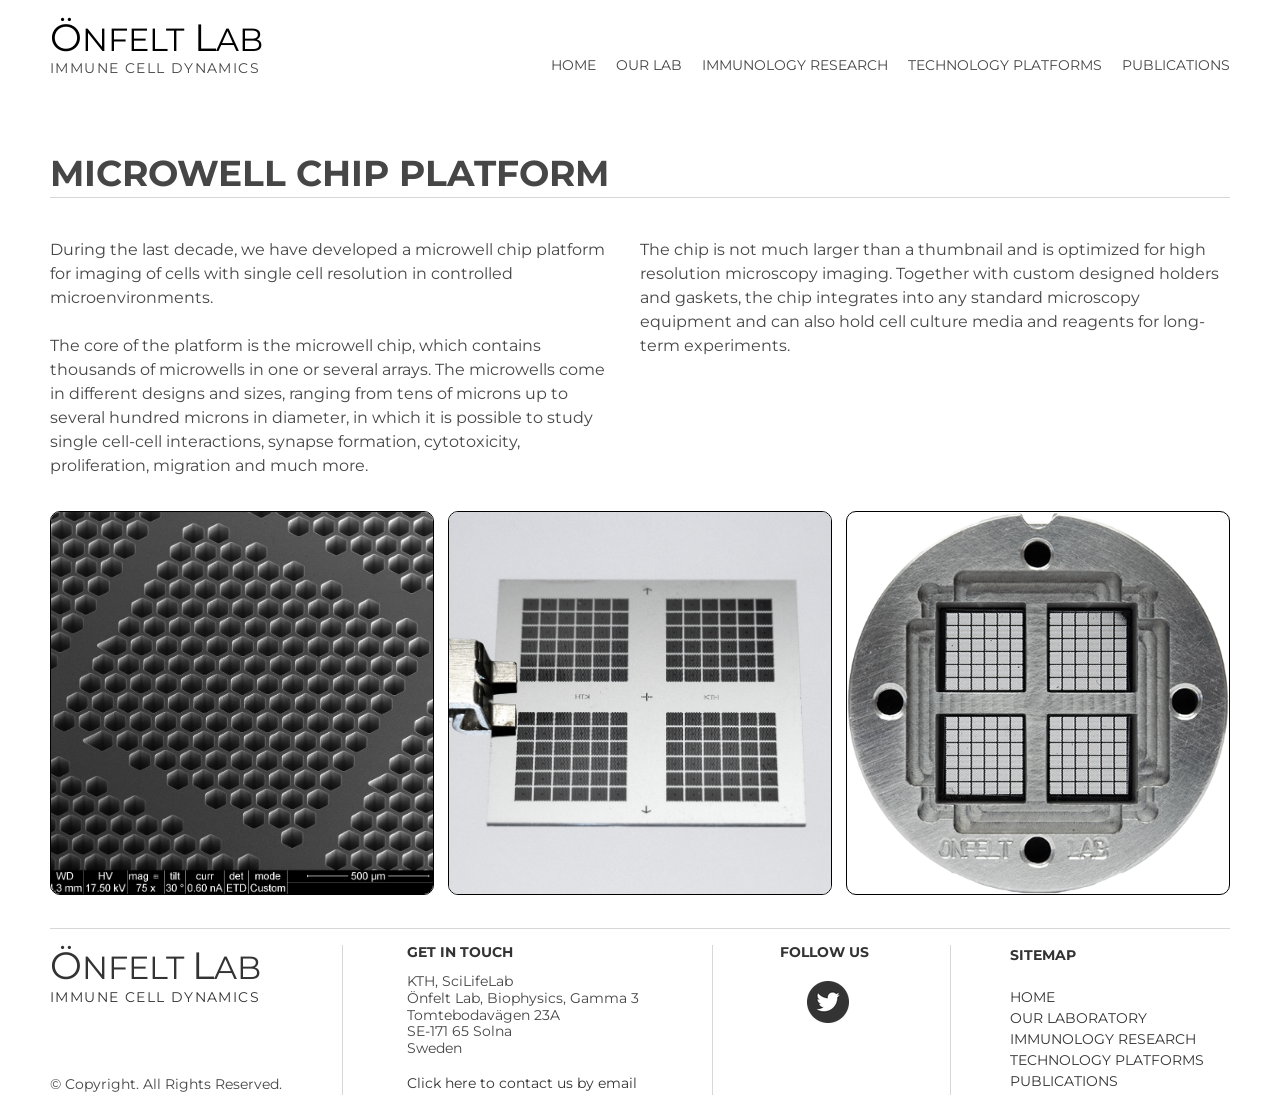
<file: technology/microwellchips/index.html>
<!DOCTYPE html><html prefix="og: http://ogp.me/ns#" style="height:auto !important"><head><meta charset="utf-8"><title>Microwell Chip Platform | onfeltlab.com</title><meta name="robots" content="all"><meta name="generator" content="One.com Web Editor"><meta http-equiv="Cache-Control" content="must-revalidate, max-age=0, public"><meta http-equiv="Expires" content="-1"><meta name="viewport" content="width=device-width,initial-scale=1,minimum-scale=1,maximum-scale=3,user-scalable=yes" minpagewidth="1180" rendermobileview="true"><meta name="MobileOptimized" content="320"><meta name="HandheldFriendly" content="True"><meta name="format-detection" content="telephone=no"><meta property="og:type" content="website"><meta property="og:title" content="Microwell Chip Platform | onfeltlab.com"><meta property="og:site_name" content="onfeltlab.com"><meta property="og:url" content="https://onfelt-lab.github.io/Lab-webpage/technology/microwellchips/"><meta name="twitter:card" content="summary"><meta name="twitter:title" content="Microwell Chip Platform | onfeltlab.com"><meta name="twitter:image:alt" content="Microwell Chip Platform | onfeltlab.com"><link rel="canonical" href="https://onfelt-lab.github.io/Lab-webpage/technology/microwellchips/"><style>html { word-wrap: break-word; }
*, ::before, ::after { word-wrap: inherit; }
html { box-sizing: border-box; }
*, ::before, ::after { box-sizing: inherit; }
div.code { box-sizing: content-box; }
body, ul, ol, li, h1, h2, h3, h4, h5, h6, form, input, p, td, textarea { margin: 0; padding: 0; }
h1, h2, h3, h4, h5, h6 { font-size: 100%; font-weight: normal; }
ol, ul { list-style: none; }
table { border-collapse: collapse; border-spacing: 0; }
img { border: 0; }
body { -moz-osx-font-smoothing: grayscale; -webkit-font-smoothing: antialiased; }</style><style>@font-face {
    font-family: 'dropDownMenu';
    src:
    url('[data-uri]                                                                           [base64]                 aAGYBmQBmAAAAAQAAAAAAAAAAAAAAIAAAAAAAAwAAAAMAAAAcAAEAAwAAABwAAwABAAAAHAAEADgAAAAKAAgAAgACAAEAIOkB//3//wAAAAAAIOkA//3//wAB/+MXBAADAAEAAAAAAAAAAAAAAAEAAf//                                     [base64]/                                                                                                                                [base64]') format('woff');
    font-weight: normal;
    font-style: normal;
}</style><link rel="stylesheet" href="../../onewebstatic/16b9abe3d1.css"><style>@media (max-width: 650px) { body { min-width: 'initial' } body.desktopV { min-width: 1180px } }
        @media (min-width: 651px) { body { min-width: 1180px } body.mobileV { min-width: initial } }</style><link rel="stylesheet" href="../../onewebstatic/3ab27fe215.css"><link rel="stylesheet" href="../../onewebstatic/436841d294.css"><link rel="stylesheet" href="../../onewebstatic/b4da795d81.css"><link href="../../onewebstatic/google-fonts.css" rel="stylesheet"><link rel="stylesheet" href="../../onewebstatic/a4675355f1.css"><style>.bodyBackground {
                            
background-image:none;
background-color:rgba(255,255,255,1);
                        }</style><script>window.WSB_PRIVACY_POLICY_PUBLISHED = true;</script><script src="../../onewebstatic/e47f208c3a.js"></script><script src="../../onewebstatic/f707379391.js"></script></head><body class="Preview_body__2wDzb bodyBackground" style="overflow-y:scroll;overflow-x:hidden" data-attachments="{}"><div><div data-mobile-pin="0" id="wsb-mobile-header" class="mm mm-mobile-preview"><header id="MobileHeader_container" class="MobileHeader_container__1XW3y" style="background-color:rgba(255,255,255,1)"><div class="MobileHeader_title__1avp4 MobileHeader_pageTitle__2Od2E"><span class="MobileHeader_titleText__1M62s" style="color:rgba(70,70,70,1);font-family:Montserrat;font-weight:normal;font-style:normal">Microwell Chip Platform</span></div><div class="MobileHeader_dummyMenuIconContainer__3mfi4"></div></header><div id="mm" class="MobileHeaderMenu_mobileMenu__21p7v" style="background-color:rgba(255,255,255,1)"><ul><li><a href="../../" style="background-color:rgba(255,255,255,1);color:rgba(70,70,70,1);font-size:16px;line-height:3;font-family:Montserrat" title="Home">Home</a></li><li><a href="../../ourlab/" style="background-color:rgba(255,255,255,1);color:rgba(70,70,70,1);font-size:16px;line-height:3;font-family:Montserrat" title="OUR LAB">OUR LAB</a></li><li><div class="MobileHeaderMenu_expandCollapseItem__2WnRW"><a href="../../immunology/" style="background-color:rgba(255,255,255,1);color:rgba(70,70,70,1);font-size:16px;line-height:3;font-family:Montserrat" title="IMMUNOLOGY RESEARCH">IMMUNOLOGY RESEARCH</a><div class="MobileHeaderMenu_expandCollapseContainer__1rweD" style="background-color:rgba(255,255,255,1)"><span class="MobileHeaderMenu_arrowDown__1Dv_Z" style="color:rgba(70,70,70,1);height:8px;width:8px;margin-top:-4px"></span><span class="MobileHeaderMenu_arrowUp__2THXC" style="color:rgba(70,70,70,1);height:8px;width:8px;margin-top:4px"></span></div></div><ul><li><a href="../../immunology/NK/" style="background-color:rgba(255,255,255,1);color:rgba(70,70,70,1);font-size:16px;line-height:3;font-family:Montserrat" title="NK cell dynamics">NK cell dynamics</a></li><li><a href="../../immunology/T/" style="background-color:rgba(255,255,255,1);color:rgba(70,70,70,1);font-size:16px;line-height:3;font-family:Montserrat" title="T cell dynamics">T cell dynamics</a></li><li><a href="../../immunology/engagers/" style="background-color:rgba(255,255,255,1);color:rgba(70,70,70,1);font-size:16px;line-height:3;font-family:Montserrat" title="Molecular Engagers">Molecular Engagers</a></li><li><a href="../../immunology/3d-models/" style="background-color:rgba(255,255,255,1);color:rgba(70,70,70,1);font-size:16px;line-height:3;font-family:Montserrat" title="3D Tumor Models">3D Tumor Models</a></li></ul></li><li class="expanded"><div class="MobileHeaderMenu_expandCollapseItem__2WnRW"><a href="../" style="background-color:rgba(255,255,255,1);color:rgba(70,70,70,1);font-size:16px;line-height:3;font-family:Montserrat" title="TECHNOLOGY PLATFORMS">TECHNOLOGY PLATFORMS</a><div class="MobileHeaderMenu_expandCollapseContainer__1rweD" style="background-color:rgba(255,255,255,1)"><span class="MobileHeaderMenu_arrowDown__1Dv_Z" style="color:rgba(70,70,70,1);height:8px;width:8px;margin-top:-4px"></span><span class="MobileHeaderMenu_arrowUp__2THXC" style="color:rgba(70,70,70,1);height:8px;width:8px;margin-top:4px"></span></div></div><ul><li><a href="./" class="MobileHeaderMenu_current__2Nelz" style="background-color:rgba(255,255,255,1);color:rgba(70,70,70,1);font-size:16px;line-height:3;font-family:Montserrat;font-weight:bold" title="Microwell Chip Platform">Microwell Chip Platform</a></li><li><a href="../singlecell/" style="background-color:rgba(255,255,255,1);color:rgba(70,70,70,1);font-size:16px;line-height:3;font-family:Montserrat" title="Single Cell Analysis">Single Cell Analysis</a></li><li><a href="../singlecellisolation/" style="background-color:rgba(255,255,255,1);color:rgba(70,70,70,1);font-size:16px;line-height:3;font-family:Montserrat" title="Single Cell Isolation">Single Cell Isolation</a></li><li><a href="../ultrasoundcellhandling/" style="background-color:rgba(255,255,255,1);color:rgba(70,70,70,1);font-size:16px;line-height:3;font-family:Montserrat" title="Ultrasound Cell Handling">Ultrasound Cell Handling</a></li></ul></li><li><a href="../../publications/" style="background-color:rgba(255,255,255,1);color:rgba(70,70,70,1);font-size:16px;line-height:3;font-family:Montserrat" title="PUBLICATIONS">PUBLICATIONS</a></li></ul></div><div id="mm-overlay" class="MobileHeaderMenu_mobileMenu_overlay__3WPnz"></div><div class="MobileHeader_menuIconContainer__lc-Zq off" id="MobileHeader_burgerMenuIcon" data-active-bgcolor="rgba(70,70,70,1)" data-inactive-bgcolor="rgba(70,70,70,1)"><span style="background-color:rgba(70,70,70,1)"></span><span style="background-color:rgba(70,70,70,1)"></span><span style="background-color:rgba(70,70,70,1)"></span></div></div></div><style>.template { visibility: hidden }
body { overflow-x: hidden }</style><link rel="stylesheet" href="../../onewebstatic/cd26ad12ff.css"><div class="template" data-mobile-view="true"><div class="Preview_row__3Fkye row" style="width:1180px"></div><div class="Preview_row__3Fkye row Preview_noSideMargin__2I-_n" style="min-height:119px;width:100%"><div data-id="67F56C7E-6CCC-42D9-9DD8-D9C4F7ED6AEF" data-kind="SECTION" style="width:100%;min-height:119px;left:auto;margin-top:0;margin-left:0" class="Preview_componentWrapper__2i4QI"><div id="Header" data-in-template="true" data-id="67F56C7E-6CCC-42D9-9DD8-D9C4F7ED6AEF" data-kind="Block" data-specific-kind="SECTION" data-pin="0" data-stretch="true" class="Preview_block__16Zmu"><div class="StripPreview_backgroundComponent__3YmQM Background_backgroundComponent__3_1Ea hasChildren" style="background-color:transparent;min-height:119px;padding-bottom:0" data-width="100" data-height="119"><div class="Preview_column__1KeVx col" style="min-height:100%;width:1180px;margin:0 auto"><div class="Preview_row__3Fkye row" style="min-height:119px;width:1180px"><div data-id="F4368F99-2D00-4CDF-81DD-00425CDAD22F" data-kind="BACKGROUND" style="width:1180px;min-height:119px;margin-top:0;margin-left:0" class="Preview_componentWrapper__2i4QI"><div data-in-template="true" data-id="F4368F99-2D00-4CDF-81DD-00425CDAD22F" data-kind="Block" data-specific-kind="BACKGROUND" class="Preview_block__16Zmu"><div class="BackgroundPreview_backgroundComponent__3Dr5e BackgroundPreview_bgHeight__3dD2e hasChildren" style="min-height:119px;padding-bottom:42px" data-width="1180" data-height="119"><div class="Preview_column__1KeVx col" style="min-height:100%"><div class="Preview_row__3Fkye row" style="min-height:77px;width:1180px"><div class="Preview_column__1KeVx col" style="min-height:77px;width:360px;float:left"><div data-id="C4A81E41-1314-4E67-8A71-0EAED6569AB9" data-kind="TEXT" style="width:360px;min-height:59px;margin-top:15px;margin-left:0" class="Preview_componentWrapper__2i4QI"><div data-in-template="true" data-id="C4A81E41-1314-4E67-8A71-0EAED6569AB9" data-kind="Component" data-specific-kind="TEXT" class="Preview_component__SbiKo text-align-undefined"><div data-mve-font-change="0" class="styles_contentContainer__lrPIa textnormal styles_text__3jGMu"><h1 style="line-height: 1.2; font-size: 38px; text-align: left;" class="mobile-oversized"><span class="textheading1" style="font-size: 38px; font-weight: normal;"><a class="link1" style="color: #000000;" href="../../">Ö<span style="font-size: 32px;" class="mobile-oversized">NFELT</span> L<span style="font-size: 32px;" class="mobile-oversized">AB</span></a></span></h1>
<p style="line-height: 1; font-size: 14px; text-align: left;" class="mobile-undersized-upper"><span style="letter-spacing: 0.1em; color: #464646; font-size: 14px;" class="mobile-undersized-upper">IMMUNE CELL DYNAMICS</span></p></div></div></div><div style="clear:both"></div></div><div class="Preview_column__1KeVx col isExpandable" style="min-height:77px;width:820px;float:left"><div data-id="5023D822-15DF-4BE4-A879-3CE8A492EE22" data-kind="MENU" style="width:820px;min-height:24px;margin-top:53px;margin-left:0" class="Preview_componentWrapper__2i4QI"><div data-in-template="true" data-id="5023D822-15DF-4BE4-A879-3CE8A492EE22" data-kind="Component" data-specific-kind="MENU" class="Preview_mobileHide__9T929 Preview_component__SbiKo"><div class="menu menuself menuhorizontal menuhorizontalright menuverticalmiddle" style="width:820px;height:24px"><ul class="menu1"><li><a href="../../"><span>Home</span></a><div class="divider"></div></li><li><a href="../../ourlab/"><span>OUR LAB</span></a><div class="divider"></div></li><li><a href="../../immunology/"><span>IMMUNOLOGY RESEARCH</span></a><div class="divider"></div></li><li><a href="../"><span>TECHNOLOGY PLATFORMS</span></a><div class="divider"></div></li><li><a href="../../publications/"><span>PUBLICATIONS</span></a></li></ul></div></div></div><div style="clear:both"></div></div><div style="clear:both"></div></div><div style="clear:both"></div></div></div></div></div></div><div style="clear:both"></div></div></div></div></div></div><div class="Preview_row__3Fkye row Preview_noSideMargin__2I-_n" style="min-height:809px;width:100%"><div data-id="C4E4BE9C-9C9E-4EF3-9C39-4924A92AF9A2" data-kind="SECTION" style="width:100%;min-height:809px;left:auto;margin-top:0;margin-left:0" class="Preview_componentWrapper__2i4QI"><div id="Section1" data-in-template="false" data-id="C4E4BE9C-9C9E-4EF3-9C39-4924A92AF9A2" data-kind="Block" data-specific-kind="SECTION" data-pin="0" data-stretch="true" class="Preview_block__16Zmu"><div class="StripPreview_backgroundComponent__3YmQM Background_backgroundComponent__3_1Ea hasChildren" style="background-color:transparent;min-height:809px;padding-bottom:0" data-width="100" data-height="809"><div class="Preview_column__1KeVx col" style="min-height:100%;width:1180px;margin:0 auto"><div class="Preview_row__3Fkye row" style="min-height:33px;width:1180px"><div data-id="AF600DCB-370C-46A0-BB02-701DB6307357" data-kind="BACKGROUND" style="width:1180px;min-height:33px;margin-top:0;margin-left:0" class="Preview_componentWrapper__2i4QI"><div data-in-template="false" data-id="AF600DCB-370C-46A0-BB02-701DB6307357" data-kind="Component" data-specific-kind="BACKGROUND" class="Preview_mobileHide__9T929 Preview_component__SbiKo"><div class="BackgroundPreview_backgroundComponent__3Dr5e BackgroundPreview_bgHeight__3dD2e" style="border-color:rgba(215,215,215,1);border-style:solid;border-width:0px 0px 0px 0px;background-clip:padding-box;min-height:33px;padding-bottom:0" data-width="1180" data-height="33"></div></div></div></div><div class="Preview_row__3Fkye row" style="min-height:45px;width:1180px"><div data-id="853CF0C7-0818-42C2-8C4C-87820DA3DB49" data-kind="TEXT" style="width:790px;min-height:45px;margin-top:0;margin-left:0" class="Preview_componentWrapper__2i4QI"><div data-in-template="false" data-id="853CF0C7-0818-42C2-8C4C-87820DA3DB49" data-kind="Component" data-specific-kind="TEXT" class="Preview_component__SbiKo text-align-undefined"><div data-mve-font-change="0" class="styles_contentContainer__lrPIa textnormal styles_text__3jGMu"><h2><span class="textheading2 mobile-oversized" style="font-size: 36px;">MICROWELL CHIP PLATFORM</span></h2></div></div></div></div><div class="Preview_row__3Fkye row" style="min-height:41px;width:1180px"><div data-id="F8610305-9C19-471A-8BDF-4FA2B13F6352" data-kind="BACKGROUND" style="width:1180px;min-height:41px;margin-top:0;margin-left:0" class="Preview_componentWrapper__2i4QI"><div data-in-template="false" data-id="F8610305-9C19-471A-8BDF-4FA2B13F6352" data-kind="Component" data-specific-kind="BACKGROUND" class="Preview_mobileHide__9T929 Preview_component__SbiKo"><div class="BackgroundPreview_backgroundComponent__3Dr5e BackgroundPreview_bgHeight__3dD2e" style="border-color:rgba(215,215,215,1);border-style:solid;border-width:1px 0px 0px 0px;background-clip:padding-box;min-height:41px;padding-bottom:0" data-width="1180" data-height="41"></div></div></div></div><div class="Preview_row__3Fkye row" style="min-height:240px;width:1180px"><div class="Preview_column__1KeVx col" style="min-height:240px;width:564px;float:left"><div data-id="4DF34052-642C-441C-88A7-913CF03358D8" data-kind="TEXT" style="width:564px;min-height:240px;margin-top:0;margin-left:0" class="Preview_componentWrapper__2i4QI"><div data-in-template="false" data-id="4DF34052-642C-441C-88A7-913CF03358D8" data-kind="Component" data-specific-kind="TEXT" class="Preview_component__SbiKo text-align-undefined"><div data-mve-font-change="0" class="styles_contentContainer__lrPIa textnormal styles_text__3jGMu"><p style="line-height: 1.5; font-size: 16px;"><span style="font-size: 16px;">During the last decade, we have developed a microwell chip platform for imaging of cells with single cell resolution in controlled microenvironments.&nbsp;</span></p>
<p style="line-height: 1.5; font-size: 16px;"><span style="font-size: 16px;">&nbsp;</span></p>
<p style="line-height: 1.5; font-size: 16px;"><span style="font-size: 16px;">The core of the platform is the microwell chip, which contains thousands of microwells in one or several arrays. The microwells come in different designs and sizes, ranging from tens of microns up to several hundred microns in diameter, in which it is possible to study single cell-cell interactions, synapse formation, cytotoxicity, proliferation, migration and much more.</span></p></div></div></div><div style="clear:both"></div></div><div class="Preview_column__1KeVx col" style="min-height:240px;width:616px;float:left"><div data-id="0734C1B9-203A-481E-A8EC-8220E4C78DBF" data-kind="TEXT" style="width:590px;min-height:120px;margin-top:0;margin-left:26px" class="Preview_componentWrapper__2i4QI"><div data-in-template="false" data-id="0734C1B9-203A-481E-A8EC-8220E4C78DBF" data-kind="Component" data-specific-kind="TEXT" class="Preview_component__SbiKo text-align-undefined"><div data-mve-font-change="0" class="styles_contentContainer__lrPIa textnormal styles_text__3jGMu"><p style="line-height: 1.5; font-size: 16px;"><span style="font-size: 16px;">The chip is not much larger than a thumbnail and is optimized for high resolution microscopy imaging. Together with custom designed holders and gaskets, the chip integrates into any standard microscopy equipment and can also hold cell culture media and reagents for long-term experiments.</span></p></div></div></div><div style="clear:both"></div></div><div style="clear:both"></div></div><div class="Preview_row__3Fkye row" style="min-height:33px;width:1180px"><div data-id="FDC41A23-BEBA-47B9-A42A-80A71F54C4A3" data-kind="BACKGROUND" style="width:1180px;min-height:33px;margin-top:0;margin-left:0" class="Preview_componentWrapper__2i4QI"><div data-in-template="false" data-id="FDC41A23-BEBA-47B9-A42A-80A71F54C4A3" data-kind="Component" data-specific-kind="BACKGROUND" class="Preview_mobileHide__9T929 Preview_component__SbiKo"><div class="BackgroundPreview_backgroundComponent__3Dr5e BackgroundPreview_bgHeight__3dD2e" style="border-color:rgba(215,215,215,1);border-style:solid;border-width:0px 0px 0px 0px;background-clip:padding-box;min-height:33px;padding-bottom:0" data-width="1180" data-height="33"></div></div></div></div><div class="Preview_row__3Fkye row" style="min-height:384px;width:1180px"><div data-id="CEF0CA45-6165-48A5-B54B-F77FA3F7C641" data-kind="GALLERY" style="width:1180px;min-height:384px;margin-top:0;margin-left:0" class="Preview_componentWrapper__2i4QI"><div data-in-template="false" data-id="CEF0CA45-6165-48A5-B54B-F77FA3F7C641" data-kind="Component" data-specific-kind="GALLERY" data-stretch="false" class="Preview_component__SbiKo"><style>.mobileV div[data-id='CEF0CA45-6165-48A5-B54B-F77FA3F7C641'] .gallery .gallery-cell:nth-child(2n+1) {
                    padding: 5px 5px 5px 0 !important;
                }
                .mobileV div[data-id='CEF0CA45-6165-48A5-B54B-F77FA3F7C641'] .gallery .gallery-cell:nth-child(2n+2) {
                    padding: 5px 0 5px 5px !important;
                }
                .mobileV div[data-id='CEF0CA45-6165-48A5-B54B-F77FA3F7C641'] .gallery .gallery-cell:first-child {
                    padding: 0 5px 5px 0 !important;
                }
                .mobileV div[data-id='CEF0CA45-6165-48A5-B54B-F77FA3F7C641'] .gallery .gallery-cell:nth-child(2) {
                    padding: 0 0 5px 5px !important;
                }
                .mobileV div[data-id='CEF0CA45-6165-48A5-B54B-F77FA3F7C641'] .gallery {
                    margin-bottom: -5px !important;
                }</style><div class="gallery Gallery_gallery__2AhdO textnormal" data-captionenabled="false" data-mobile-column="2" data-columns="3" data-spacing="14" data-image-ratio="SQUARE" data-original-width="1180" data-compact-view="false"><div data-index="0" class="Gallery_galleryCell__2ARa3 gallery-cell" style="width:384px;margin-left:0;margin-top:0;text-align:center"><a href="../../onewebmedia/uppsala%20vaeggar_010.jpg" title="uppsala vaeggar_010" alt="uppsala vaeggar_010" caption="" rel="lightbox[oneweb] CEF0CA45-6165-48A5-B54B-F77FA3F7C641" class="shinybox" data-dom-index="0" data-srcset="../../onewebmedia/uppsala%20vaeggar_010.jpg 2000w, ../../onewebmedia/uppsala%20vaeggar_010.jpg 1500w, ../../onewebmedia/uppsala%20vaeggar_010.jpg 1000w"><div class="img-container" style="height:384px;width:384px;display:flex"><div class="Image_imageComponent__2bb7A img-wrapper" style="border-color:rgba(0,0,0,1);border-style:solid;border-width:1px 1px 1px 1px;border-top-left-radius:10px;border-top-right-radius:10px;border-bottom-right-radius:10px;border-bottom-left-radius:10px;width:100%;height:100%;display:flex"><img data-original-width="100%" data-original-height="100%" src="../../onewebmedia/uppsala%20vaeggar_010.jpg" srcset="../../onewebmedia/uppsala%20vaeggar_010.jpg, ../../onewebmedia/uppsala%20vaeggar_010.jpg 2x, ../../onewebmedia/uppsala%20vaeggar_010.jpg 3x" style="width:100%;height:100%;object-fit:cover" title="uppsala vaeggar_010" alt="uppsala vaeggar_010" role="presentation" data-loading="lazy" draggable="false" loading="lazy"></div></div></a></div><div data-index="1" class="Gallery_galleryCell__2ARa3 gallery-cell" style="width:384px;margin-left:14px;margin-top:0;text-align:center"><a href="../../onewebmedia/Chip%20crop.png" title="Chip crop" alt="Chip crop" caption="" rel="lightbox[oneweb] CEF0CA45-6165-48A5-B54B-F77FA3F7C641" class="shinybox" data-dom-index="1" data-srcset="../../onewebmedia/Chip%20crop.png 1500w, ../../onewebmedia/Chip%20crop.png 1000w"><div class="img-container" style="height:384px;width:384px;display:flex"><div class="Image_imageComponent__2bb7A img-wrapper" style="border-color:rgba(0,0,0,1);border-style:solid;border-width:1px 1px 1px 1px;border-top-left-radius:10px;border-top-right-radius:10px;border-bottom-right-radius:10px;border-bottom-left-radius:10px;width:100%;height:100%;display:flex"><img data-original-width="100%" data-original-height="100%" src="../../onewebmedia/Chip%20crop.png" srcset="../../onewebmedia/Chip%20crop.png, ../../onewebmedia/Chip%20crop.png 2x, ../../onewebmedia/Chip%20crop.png 3x" style="width:100%;height:100%;object-fit:cover" title="Chip crop" alt="Chip crop" role="presentation" data-loading="lazy" draggable="false" loading="lazy"></div></div></a></div><div data-index="2" class="Gallery_galleryCell__2ARa3 gallery-cell" style="width:384px;margin-left:14px;margin-top:0;text-align:center"><a href="../../onewebmedia/Chip_holderfront_transparent.png" title="Chip_holderfront_transparent" alt="Chip_holderfront_transparent" caption="" rel="lightbox[oneweb] CEF0CA45-6165-48A5-B54B-F77FA3F7C641" class="shinybox" data-dom-index="2"><div class="img-container" style="height:384px;width:384px;display:flex"><div class="Image_imageComponent__2bb7A img-wrapper" style="border-color:rgba(0,0,0,1);border-style:solid;border-width:1px 1px 1px 1px;border-top-left-radius:10px;border-top-right-radius:10px;border-bottom-right-radius:10px;border-bottom-left-radius:10px;width:100%;height:100%;display:flex"><img data-original-width="100%" data-original-height="100%" src="../../onewebmedia/Chip_holderfront_transparent.png" srcset="../../onewebmedia/Chip_holderfront_transparent.png, ../../onewebmedia/Chip_holderfront_transparent.png 2x, ../../onewebmedia/Chip_holderfront_transparent.png 3x" style="width:100%;height:100%;object-fit:cover" title="Chip_holderfront_transparent" alt="Chip_holderfront_transparent" role="presentation" data-loading="lazy" draggable="false" loading="lazy"></div></div></a></div></div></div></div></div><div class="Preview_row__3Fkye row" style="min-height:33px;width:1180px"><div data-id="3958DD0F-04F3-46B5-8DA9-02BC7D0E77C2" data-kind="BACKGROUND" style="width:1180px;min-height:33px;margin-top:0;margin-left:0" class="Preview_componentWrapper__2i4QI"><div data-in-template="false" data-id="3958DD0F-04F3-46B5-8DA9-02BC7D0E77C2" data-kind="Component" data-specific-kind="BACKGROUND" class="Preview_mobileHide__9T929 Preview_component__SbiKo"><div class="BackgroundPreview_backgroundComponent__3Dr5e BackgroundPreview_bgHeight__3dD2e" style="border-color:rgba(215,215,215,1);border-style:solid;border-width:0px 0px 0px 0px;background-clip:padding-box;min-height:33px;padding-bottom:0" data-width="1180" data-height="33"></div></div></div></div><div style="clear:both"></div></div></div></div></div></div><div class="Preview_row__3Fkye row Preview_noSideMargin__2I-_n" style="min-height:183px;width:100%"><div data-id="0AA5B327-B047-4327-ADEA-21DD52CE54A0" data-kind="SECTION" style="width:100%;min-height:183px;left:auto;margin-top:0;margin-left:0" class="Preview_componentWrapper__2i4QI"><div id="Footer" data-in-template="true" data-id="0AA5B327-B047-4327-ADEA-21DD52CE54A0" data-kind="Block" data-specific-kind="SECTION" data-pin="0" data-stretch="true" class="Preview_block__16Zmu"><div class="StripPreview_backgroundComponent__3YmQM Background_backgroundComponent__3_1Ea hasChildren" style="background-color:transparent;min-height:183px;padding-bottom:0" data-width="100" data-height="183"><div class="Preview_column__1KeVx col" style="min-height:100%;width:1180px;margin:0 auto"><div class="Preview_row__3Fkye row" style="min-height:15px;width:1180px"><div data-id="0E93AD50-3F5E-442E-A696-5EA870FE3696" data-kind="BACKGROUND" style="width:1180px;min-height:15px;margin-top:0;margin-left:0" class="Preview_componentWrapper__2i4QI"><div data-in-template="true" data-id="0E93AD50-3F5E-442E-A696-5EA870FE3696" data-kind="Component" data-specific-kind="BACKGROUND" class="Preview_mobileHide__9T929 Preview_component__SbiKo"><div class="BackgroundPreview_backgroundComponent__3Dr5e BackgroundPreview_bgHeight__3dD2e" style="border-color:rgba(215,215,215,1);border-style:solid;border-width:1px 0px 0px 0px;background-clip:padding-box;min-height:15px;padding-bottom:0" data-width="1180" data-height="15"></div></div></div></div><div class="Preview_row__3Fkye row" style="min-height:152px;width:1180px"><div class="Preview_column__1KeVx col" style="min-height:152px;width:270px;float:left"><div class="Preview_row__3Fkye row" style="min-height:61px;width:270px"><div data-id="2C0B6B53-B870-43CD-8BE2-6A2641A6BC06" data-kind="TEXT" style="width:270px;min-height:61px;margin-top:0;margin-left:0" class="Preview_componentWrapper__2i4QI"><div data-in-template="true" data-id="2C0B6B53-B870-43CD-8BE2-6A2641A6BC06" data-kind="Component" data-specific-kind="TEXT" class="Preview_component__SbiKo text-align-undefined"><div data-mve-font-change="0" class="styles_contentContainer__lrPIa textnormal styles_text__3jGMu"><h1 class="textheading1" style="line-height: 1.2; font-size: 32px;"><span class="textheading1" style="font-weight: normal; letter-spacing: normal; font-size: 32px;"><a class="link1" href="../../"><span style="font-size: 38px;" class="mobile-oversized">Ö</span>NFELT <span style="font-size: 38px;" class="mobile-oversized">L</span>AB</a></span></h1>
<p style="line-height: 1.2;" class="mobile-undersized-upper"><span style="letter-spacing: 0.1em;"><a class="link1" href="../../">IMMUNE CELL DYNAMICS</a></span></p></div></div></div></div><div class="Preview_row__3Fkye row" style="min-height:91px;width:270px"><div data-id="D09744E7-B95B-4CFB-BE66-F27EC6725021" data-kind="TEXT" style="width:270px;min-height:20px;margin-top:71px;margin-left:0" class="Preview_componentWrapper__2i4QI"><div data-in-template="true" data-id="D09744E7-B95B-4CFB-BE66-F27EC6725021" data-kind="Component" data-specific-kind="TEXT" class="Preview_component__SbiKo text-align-undefined"><div data-mve-font-change="0" class="styles_contentContainer__lrPIa textnormal styles_text__3jGMu"><p style="text-align: left;" class="mobile-undersized-upper"><span style="font-size: 14px;" class="mobile-undersized-upper">© Copyright. All Rights Reserved.</span></p></div></div></div></div><div style="clear:both"></div></div><div class="Preview_column__1KeVx col" style="min-height:152px;width:23px;float:left"><div data-id="B6D2A147-2E08-4286-9845-71C758C8BCA3" data-kind="BACKGROUND" style="width:23px;min-height:150px;margin-top:2px;margin-left:0" class="Preview_componentWrapper__2i4QI"><div data-in-template="true" data-id="B6D2A147-2E08-4286-9845-71C758C8BCA3" data-kind="Component" data-specific-kind="BACKGROUND" class="Preview_mobileHide__9T929 Preview_component__SbiKo"><div class="BackgroundPreview_backgroundComponent__3Dr5e BackgroundPreview_bgHeight__3dD2e" style="border-color:rgba(215,215,215,1);border-style:solid;border-width:0px 1px 0px 0px;background-clip:padding-box;min-height:150px;padding-bottom:0" data-width="23" data-height="150"></div></div></div><div style="clear:both"></div></div><div class="Preview_column__1KeVx col" style="min-height:152px;width:347px;float:left"><div class="Preview_row__3Fkye row" style="min-height:126px;width:347px"><div data-id="79E0C325-575D-424E-8774-41830A37F06D" data-kind="TEXT" style="width:283px;min-height:124px;margin-top:2px;margin-left:64px" class="Preview_componentWrapper__2i4QI"><div data-in-template="true" data-id="79E0C325-575D-424E-8774-41830A37F06D" data-kind="Component" data-specific-kind="TEXT" class="Preview_component__SbiKo text-align-undefined"><div data-mve-font-change="0" class="styles_contentContainer__lrPIa textnormal styles_text__3jGMu"><h3 style="line-height: 1;"><span class="textheading3 mobile-undersized-upper">GET IN TOUCH</span></h3>
<p style="line-height: 1;" class="mobile-undersized-upper"><br></p>
<p class="mobile-undersized-upper">KTH, SciLifeLab<br>Önfelt Lab, Biophysics, Gamma 3&nbsp;<br>Tomtebodavägen 23A<br>SE-171 65 Solna<br>Sweden</p></div></div></div></div><div class="Preview_row__3Fkye row" style="min-height:26px;width:347px"><div data-id="B37A91F6-48C7-4DE7-825B-0E6DB953D3EB" data-kind="TEXT" style="width:263px;min-height:20px;margin-top:6px;margin-left:64px" class="Preview_componentWrapper__2i4QI"><div data-in-template="true" data-id="B37A91F6-48C7-4DE7-825B-0E6DB953D3EB" data-kind="Component" data-specific-kind="TEXT" class="Preview_component__SbiKo text-align-undefined"><div data-mve-font-change="0" class="styles_contentContainer__lrPIa textnormal styles_text__3jGMu"><p style="text-align: left;" class="mobile-undersized-upper"><span style="font-size: 14px;" class="mobile-undersized-upper"><a class="link1" href="mailto:onfelt@kth.se">Click here to contact us by email</a></span></p></div></div></div></div><div style="clear:both"></div></div><div class="Preview_column__1KeVx col" style="min-height:152px;width:23px;float:left"><div data-id="32089218-62AA-4EF8-B6BA-5F37C05B68D8" data-kind="BACKGROUND" style="width:23px;min-height:150px;margin-top:2px;margin-left:0" class="Preview_componentWrapper__2i4QI"><div data-in-template="true" data-id="32089218-62AA-4EF8-B6BA-5F37C05B68D8" data-kind="Component" data-specific-kind="BACKGROUND" class="Preview_mobileHide__9T929 Preview_component__SbiKo"><div class="BackgroundPreview_backgroundComponent__3Dr5e BackgroundPreview_bgHeight__3dD2e" style="border-color:rgba(215,215,215,1);border-style:solid;border-width:0px 1px 0px 0px;background-clip:padding-box;min-height:150px;padding-bottom:0" data-width="23" data-height="150"></div></div></div><div style="clear:both"></div></div><div class="Preview_column__1KeVx col" style="min-height:152px;width:162px;float:left"><div class="Preview_row__3Fkye row" style="min-height:22px;width:162px"><div data-id="9EE2FC34-605D-4756-91B8-5338F12A1AC6" data-kind="TEXT" style="width:95px;min-height:20px;margin-top:2px;margin-left:67px" class="Preview_componentWrapper__2i4QI"><div data-in-template="true" data-id="9EE2FC34-605D-4756-91B8-5338F12A1AC6" data-kind="Component" data-specific-kind="TEXT" class="Preview_component__SbiKo text-align-undefined"><div data-mve-font-change="0" class="styles_contentContainer__lrPIa textnormal styles_text__3jGMu"><h3 style="line-height: 1;"><span class="textheading3 mobile-undersized-upper">FOLLOW US</span></h3></div></div></div></div><div class="Preview_row__3Fkye row" style="min-height:58px;width:162px"><div data-id="83D4CBFE-2CC1-441B-BA3E-519E648234E4" data-kind="IMAGE" style="width:42px;min-height:42px;margin-top:16px;margin-left:94px" class="Preview_componentWrapper__2i4QI"><div data-in-template="true" data-id="83D4CBFE-2CC1-441B-BA3E-519E648234E4" data-kind="Component" data-specific-kind="IMAGE" class="Preview_component__SbiKo"><div class="Mobile_imageComponent__QXWk1 Mobile_cropMode__cLuJp" style="overflow:hidden" data-width="42" data-height="42"><a href="https://twitter.com/OnfeltLab" target="_self" alt="" data-stop-propagation="true"><img loading="lazy" role="presentation" data-scalestrategy="crop" style="margin-top:0px;margin-left:0px;display:block;margin:0" src="../../onewebstatic/a95558b30c.png" srcset="../../onewebstatic/a95558b30c.png, ../../onewebstatic/895a680b72.png 2x, ../../onewebstatic/25f931105a.png 3x" height="42" width="42" data-width="42" data-height="42"></a></div></div></div></div><div style="clear:both"></div></div><div class="Preview_column__1KeVx col" style="min-height:152px;width:76px;float:left"><div data-id="0037AFE2-99D3-4FE3-AFA2-E3F15E8FEFA4" data-kind="BACKGROUND" style="width:23px;min-height:150px;margin-top:2px;margin-left:53px" class="Preview_componentWrapper__2i4QI"><div data-in-template="true" data-id="0037AFE2-99D3-4FE3-AFA2-E3F15E8FEFA4" data-kind="Component" data-specific-kind="BACKGROUND" class="Preview_mobileHide__9T929 Preview_component__SbiKo"><div class="BackgroundPreview_backgroundComponent__3Dr5e BackgroundPreview_bgHeight__3dD2e" style="border-color:rgba(215,215,215,1);border-style:solid;border-width:0px 1px 0px 0px;background-clip:padding-box;min-height:150px;padding-bottom:0" data-width="23" data-height="150"></div></div></div><div style="clear:both"></div></div><div class="Preview_column__1KeVx col" style="min-height:152px;width:271px;float:left"><div data-id="0AA43D20-341D-4AD0-9023-150EBC2D5306" data-kind="TEXT" style="width:212px;min-height:150px;margin-top:2px;margin-left:59px" class="Preview_componentWrapper__2i4QI"><div data-in-template="true" data-id="0AA43D20-341D-4AD0-9023-150EBC2D5306" data-kind="Component" data-specific-kind="TEXT" class="Preview_component__SbiKo text-align-undefined"><div data-mve-font-change="0" class="styles_contentContainer__lrPIa textnormal styles_text__3jGMu"><h3 style="line-height: 1.5;"><span class="textheading3 mobile-undersized-upper">SITEMAP</span></h3>
<p style="line-height: 1.5;" class="mobile-undersized-upper"><br></p>
<p style="line-height: 1.5;" class="mobile-undersized-upper"><a class="link1" href="../../">HOME</a></p>
<p style="line-height: 1.5;" class="mobile-undersized-upper"><a class="link1" href="../../ourlab/">OUR LABORATORY</a></p>
<p style="line-height: 1.5;" class="mobile-undersized-upper"><a class="link1" href="../../immunology/">IMMUNOLOGY RESEARCH</a></p>
<p style="line-height: 1.5;" class="mobile-undersized-upper"><a class="link1" href="../">TECHNOLOGY PLATFORMS</a></p>
<p style="line-height: 1.5;" class="mobile-undersized-upper"><a class="link1" href="../../publications/">PUBLICATIONS</a></p></div></div></div><div style="clear:both"></div></div><div style="clear:both"></div></div><div class="Preview_row__3Fkye row" style="min-height:16px;width:1180px"><div data-id="43604AEF-5617-4CD1-96DB-2F190DF60643" data-kind="BACKGROUND" style="width:1180px;min-height:16px;margin-top:0;margin-left:0" class="Preview_componentWrapper__2i4QI"><div data-in-template="true" data-id="43604AEF-5617-4CD1-96DB-2F190DF60643" data-kind="Component" data-specific-kind="BACKGROUND" class="Preview_mobileHide__9T929 Preview_component__SbiKo"><div class="BackgroundPreview_backgroundComponent__3Dr5e BackgroundPreview_bgHeight__3dD2e" style="border-color:rgba(215,215,215,1);border-style:none;border-width:1px 0px 0px 0px;min-height:16px;padding-bottom:0" data-width="1180" data-height="16"></div></div></div></div><div style="clear:both"></div></div></div></div></div></div></div><div class="publishOnlyComponents"><div data-testid="empty-cart-component"></div></div><script src="../../onewebstatic/a2cf72ae9c.js"></script><script src="../../onewebstatic/d8aaffab41.js"></script><script src="../../onewebstatic/6499ecfb0a.js"></script><script src="../../onewebstatic/a966beca17.js"></script><script src="../../onewebstatic/0cc6b0fe94.js"></script><script src="../../onewebstatic/3ca735d8af.js"></script><script src="../../onewebstatic/79d2b8e633.js"></script><script src="../../onewebstatic/40bfe3a069.js"></script><script src="../../onewebstatic/f568dac167.js"></script><script src="../../onewebstatic/754da52d3a.js"></script><script src="../../onewebstatic/6563f65d21.js"></script><script src="../../onewebstatic/cbd6cd157d.js"></script><script>window._mobileEditorData={"data":{"F4368F99-2D00-4CDF-81DD-00425CDAD22F":["C4A81E41-1314-4E67-8A71-0EAED6569AB9"],"67F56C7E-6CCC-42D9-9DD8-D9C4F7ED6AEF":["F4368F99-2D00-4CDF-81DD-00425CDAD22F"],"0AA5B327-B047-4327-ADEA-21DD52CE54A0":["2C0B6B53-B870-43CD-8BE2-6A2641A6BC06","D09744E7-B95B-4CFB-BE66-F27EC6725021","79E0C325-575D-424E-8774-41830A37F06D","B37A91F6-48C7-4DE7-825B-0E6DB953D3EB","9EE2FC34-605D-4756-91B8-5338F12A1AC6","83D4CBFE-2CC1-441B-BA3E-519E648234E4","0AA43D20-341D-4AD0-9023-150EBC2D5306"],"C4E4BE9C-9C9E-4EF3-9C39-4924A92AF9A2":["853CF0C7-0818-42C2-8C4C-87820DA3DB49","4DF34052-642C-441C-88A7-913CF03358D8","0734C1B9-203A-481E-A8EC-8220E4C78DBF","CEF0CA45-6165-48A5-B54B-F77FA3F7C641"],"32A90631-14BC-44C6-A4B0-3779776A1D7F":["67F56C7E-6CCC-42D9-9DD8-D9C4F7ED6AEF","C4E4BE9C-9C9E-4EF3-9C39-4924A92AF9A2","0AA5B327-B047-4327-ADEA-21DD52CE54A0"]},"wrappedCmpsMap":{"C4A81E41-1314-4E67-8A71-0EAED6569AB9":[],"853CF0C7-0818-42C2-8C4C-87820DA3DB49":[],"4DF34052-642C-441C-88A7-913CF03358D8":[],"0734C1B9-203A-481E-A8EC-8220E4C78DBF":[],"2C0B6B53-B870-43CD-8BE2-6A2641A6BC06":[],"D09744E7-B95B-4CFB-BE66-F27EC6725021":[],"79E0C325-575D-424E-8774-41830A37F06D":[],"B37A91F6-48C7-4DE7-825B-0E6DB953D3EB":[],"9EE2FC34-605D-4756-91B8-5338F12A1AC6":[],"0AA43D20-341D-4AD0-9023-150EBC2D5306":[]},"root":"32A90631-14BC-44C6-A4B0-3779776A1D7F","styles":{"F4368F99-2D00-4CDF-81DD-00425CDAD22F":{"marginTop":18,"marginBottom":18},"C4A81E41-1314-4E67-8A71-0EAED6569AB9":{"marginTop":35,"marginBottom":35},"C4E4BE9C-9C9E-4EF3-9C39-4924A92AF9A2":{"marginTop":0},"4DF34052-642C-441C-88A7-913CF03358D8":{"marginTop":20},"0734C1B9-203A-481E-A8EC-8220E4C78DBF":{"marginTop":20},"CEF0CA45-6165-48A5-B54B-F77FA3F7C641":{"marginTop":20,"marginBottom":18},"853CF0C7-0818-42C2-8C4C-87820DA3DB49":{"marginTop":35},"0AA5B327-B047-4327-ADEA-21DD52CE54A0":{"marginTop":0},"D09744E7-B95B-4CFB-BE66-F27EC6725021":{"marginTop":20},"79E0C325-575D-424E-8774-41830A37F06D":{"marginTop":20},"B37A91F6-48C7-4DE7-825B-0E6DB953D3EB":{"marginTop":20},"9EE2FC34-605D-4756-91B8-5338F12A1AC6":{"marginTop":20},"83D4CBFE-2CC1-441B-BA3E-519E648234E4":{"marginTop":20},"0AA43D20-341D-4AD0-9023-150EBC2D5306":{"marginTop":20,"marginBottom":35},"2C0B6B53-B870-43CD-8BE2-6A2641A6BC06":{"marginTop":35}},"groups":{},"settings":{}}</script><script src="../../onewebstatic/9761174e65.js"></script><script src="../../onewebstatic/50a91946f6.js"></script><script src="../../onewebstatic/c11b17c5d2.js"></script><script src="../../onewebstatic/79575a4ba3.js"></script><script src="../../onewebstatic/9fd7509069.js"></script><script src="../../onewebstatic/f325d37433.js"></script><script src="../../onewebstatic/ac03fb8dec.js" id="mobileBackgroundLiner" data-params="{&quot;bodyBackgroundClassName&quot;:&quot;bodyBackground&quot;,&quot;linerClassName&quot;:&quot;Preview_bodyBackgroundLiner__1bYbS&quot;,&quot;scrollEffect&quot;:null}"></script><div id="tracking-scripts-container">
                    <script key="g-tag-load-lib-script">
                        
                    </script>
                    <script key="f-pixel-script">
                        
                    </script>
                    <script key="sitWit-script">
                        
                    </script>
                    <script key="kliken-script">
                        
                    </script>
                    </div><div></div></body></html>
</file>
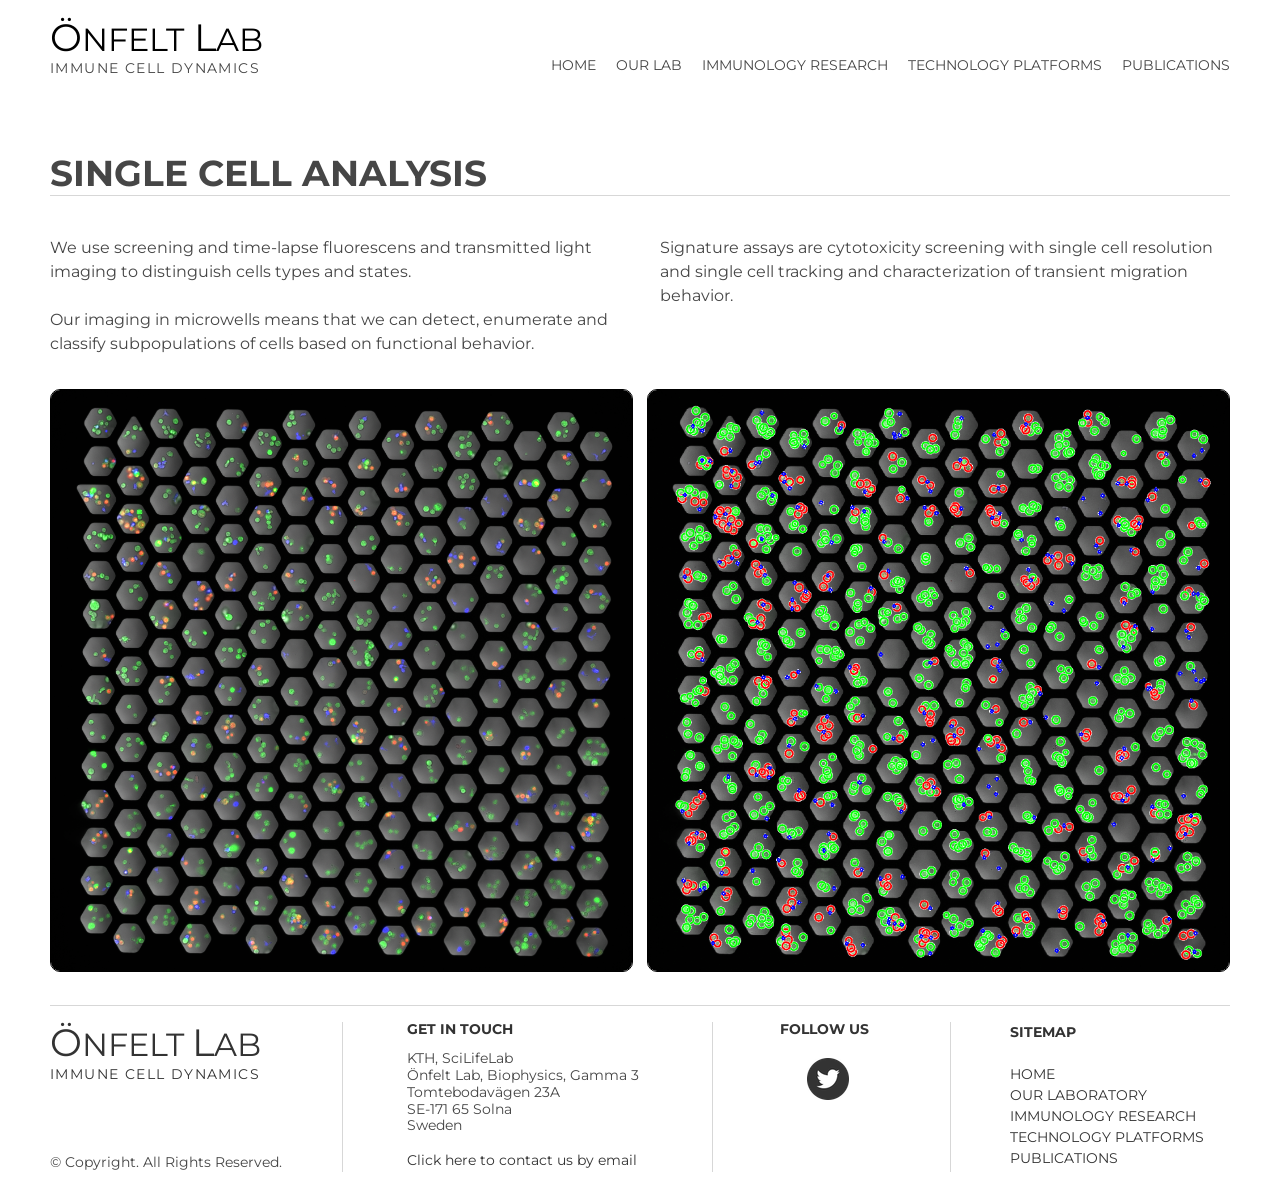
<file: technology/singlecell/index.html>
<!DOCTYPE html><html prefix="og: http://ogp.me/ns#" style="height:auto !important"><head><meta charset="utf-8"><title>Single Cell Analysis | onfeltlab.com</title><meta name="robots" content="all"><meta name="generator" content="One.com Web Editor"><meta http-equiv="Cache-Control" content="must-revalidate, max-age=0, public"><meta http-equiv="Expires" content="-1"><meta name="viewport" content="width=device-width,initial-scale=1,minimum-scale=1,maximum-scale=3,user-scalable=yes" minpagewidth="1180" rendermobileview="true"><meta name="MobileOptimized" content="320"><meta name="HandheldFriendly" content="True"><meta name="format-detection" content="telephone=no"><meta property="og:type" content="website"><meta property="og:title" content="Single Cell Analysis | onfeltlab.com"><meta property="og:site_name" content="onfeltlab.com"><meta property="og:url" content="https://onfelt-lab.github.io/Lab-webpage/technology/singlecell/"><meta name="twitter:card" content="summary"><meta name="twitter:title" content="Single Cell Analysis | onfeltlab.com"><meta name="twitter:image:alt" content="Single Cell Analysis | onfeltlab.com"><link rel="canonical" href="https://onfelt-lab.github.io/Lab-webpage/technology/singlecell/"><style>html { word-wrap: break-word; }
*, ::before, ::after { word-wrap: inherit; }
html { box-sizing: border-box; }
*, ::before, ::after { box-sizing: inherit; }
div.code { box-sizing: content-box; }
body, ul, ol, li, h1, h2, h3, h4, h5, h6, form, input, p, td, textarea { margin: 0; padding: 0; }
h1, h2, h3, h4, h5, h6 { font-size: 100%; font-weight: normal; }
ol, ul { list-style: none; }
table { border-collapse: collapse; border-spacing: 0; }
img { border: 0; }
body { -moz-osx-font-smoothing: grayscale; -webkit-font-smoothing: antialiased; }</style><style>@font-face {
    font-family: 'dropDownMenu';
    src:
    url('[data-uri]                                                                           [base64]                 aAGYBmQBmAAAAAQAAAAAAAAAAAAAAIAAAAAAAAwAAAAMAAAAcAAEAAwAAABwAAwABAAAAHAAEADgAAAAKAAgAAgACAAEAIOkB//3//wAAAAAAIOkA//3//wAB/+MXBAADAAEAAAAAAAAAAAAAAAEAAf//                                     [base64]/                                                                                                                                [base64]') format('woff');
    font-weight: normal;
    font-style: normal;
}</style><link rel="stylesheet" href="../../onewebstatic/c6607bf9a6.css"><style>@media (max-width: 650px) { body { min-width: 'initial' } body.desktopV { min-width: 1180px } }
        @media (min-width: 651px) { body { min-width: 1180px } body.mobileV { min-width: initial } }</style><link rel="stylesheet" href="../../onewebstatic/3ab27fe215.css"><link rel="stylesheet" href="../../onewebstatic/436841d294.css"><link rel="stylesheet" href="../../onewebstatic/b4da795d81.css"><link href="../../onewebstatic/google-fonts.css" rel="stylesheet"><link rel="stylesheet" href="../../onewebstatic/a4675355f1.css"><style>.bodyBackground {
                            
background-image:none;
background-color:rgba(255,255,255,1);
                        }</style><script>window.WSB_PRIVACY_POLICY_PUBLISHED = true;</script><script src="../../onewebstatic/e47f208c3a.js"></script><script src="../../onewebstatic/f707379391.js"></script></head><body class="Preview_body__2wDzb bodyBackground" style="overflow-y:scroll;overflow-x:hidden" data-attachments="{}"><div><div data-mobile-pin="0" id="wsb-mobile-header" class="mm mm-mobile-preview"><header id="MobileHeader_container" class="MobileHeader_container__1XW3y" style="background-color:rgba(255,255,255,1)"><div class="MobileHeader_title__1avp4 MobileHeader_pageTitle__2Od2E"><span class="MobileHeader_titleText__1M62s" style="color:rgba(70,70,70,1);font-family:Montserrat;font-weight:normal;font-style:normal">Single Cell Analysis</span></div><div class="MobileHeader_dummyMenuIconContainer__3mfi4"></div></header><div id="mm" class="MobileHeaderMenu_mobileMenu__21p7v" style="background-color:rgba(255,255,255,1)"><ul><li><a href="../../" style="background-color:rgba(255,255,255,1);color:rgba(70,70,70,1);font-size:16px;line-height:3;font-family:Montserrat" title="Home">Home</a></li><li><a href="../../ourlab/" style="background-color:rgba(255,255,255,1);color:rgba(70,70,70,1);font-size:16px;line-height:3;font-family:Montserrat" title="OUR LAB">OUR LAB</a></li><li><div class="MobileHeaderMenu_expandCollapseItem__2WnRW"><a href="../../immunology/" style="background-color:rgba(255,255,255,1);color:rgba(70,70,70,1);font-size:16px;line-height:3;font-family:Montserrat" title="IMMUNOLOGY RESEARCH">IMMUNOLOGY RESEARCH</a><div class="MobileHeaderMenu_expandCollapseContainer__1rweD" style="background-color:rgba(255,255,255,1)"><span class="MobileHeaderMenu_arrowDown__1Dv_Z" style="color:rgba(70,70,70,1);height:8px;width:8px;margin-top:-4px"></span><span class="MobileHeaderMenu_arrowUp__2THXC" style="color:rgba(70,70,70,1);height:8px;width:8px;margin-top:4px"></span></div></div><ul><li><a href="../../immunology/NK/" style="background-color:rgba(255,255,255,1);color:rgba(70,70,70,1);font-size:16px;line-height:3;font-family:Montserrat" title="NK cell dynamics">NK cell dynamics</a></li><li><a href="../../immunology/T/" style="background-color:rgba(255,255,255,1);color:rgba(70,70,70,1);font-size:16px;line-height:3;font-family:Montserrat" title="T cell dynamics">T cell dynamics</a></li><li><a href="../../immunology/engagers/" style="background-color:rgba(255,255,255,1);color:rgba(70,70,70,1);font-size:16px;line-height:3;font-family:Montserrat" title="Molecular Engagers">Molecular Engagers</a></li><li><a href="../../immunology/3d-models/" style="background-color:rgba(255,255,255,1);color:rgba(70,70,70,1);font-size:16px;line-height:3;font-family:Montserrat" title="3D Tumor Models">3D Tumor Models</a></li></ul></li><li class="expanded"><div class="MobileHeaderMenu_expandCollapseItem__2WnRW"><a href="../" style="background-color:rgba(255,255,255,1);color:rgba(70,70,70,1);font-size:16px;line-height:3;font-family:Montserrat" title="TECHNOLOGY PLATFORMS">TECHNOLOGY PLATFORMS</a><div class="MobileHeaderMenu_expandCollapseContainer__1rweD" style="background-color:rgba(255,255,255,1)"><span class="MobileHeaderMenu_arrowDown__1Dv_Z" style="color:rgba(70,70,70,1);height:8px;width:8px;margin-top:-4px"></span><span class="MobileHeaderMenu_arrowUp__2THXC" style="color:rgba(70,70,70,1);height:8px;width:8px;margin-top:4px"></span></div></div><ul><li><a href="../microwellchips/" style="background-color:rgba(255,255,255,1);color:rgba(70,70,70,1);font-size:16px;line-height:3;font-family:Montserrat" title="Microwell Chip Platform">Microwell Chip Platform</a></li><li><a href="./" class="MobileHeaderMenu_current__2Nelz" style="background-color:rgba(255,255,255,1);color:rgba(70,70,70,1);font-size:16px;line-height:3;font-family:Montserrat;font-weight:bold" title="Single Cell Analysis">Single Cell Analysis</a></li><li><a href="../singlecellisolation/" style="background-color:rgba(255,255,255,1);color:rgba(70,70,70,1);font-size:16px;line-height:3;font-family:Montserrat" title="Single Cell Isolation">Single Cell Isolation</a></li><li><a href="../ultrasoundcellhandling/" style="background-color:rgba(255,255,255,1);color:rgba(70,70,70,1);font-size:16px;line-height:3;font-family:Montserrat" title="Ultrasound Cell Handling">Ultrasound Cell Handling</a></li></ul></li><li><a href="../../publications/" style="background-color:rgba(255,255,255,1);color:rgba(70,70,70,1);font-size:16px;line-height:3;font-family:Montserrat" title="PUBLICATIONS">PUBLICATIONS</a></li></ul></div><div id="mm-overlay" class="MobileHeaderMenu_mobileMenu_overlay__3WPnz"></div><div class="MobileHeader_menuIconContainer__lc-Zq off" id="MobileHeader_burgerMenuIcon" data-active-bgcolor="rgba(70,70,70,1)" data-inactive-bgcolor="rgba(70,70,70,1)"><span style="background-color:rgba(70,70,70,1)"></span><span style="background-color:rgba(70,70,70,1)"></span><span style="background-color:rgba(70,70,70,1)"></span></div></div></div><style>.template { visibility: hidden }
body { overflow-x: hidden }</style><link rel="stylesheet" href="../../onewebstatic/cd26ad12ff.css"><div class="template" data-mobile-view="true"><div class="Preview_row__3Fkye row" style="width:1180px"></div><div class="Preview_row__3Fkye row Preview_noSideMargin__2I-_n" style="min-height:119px;width:100%"><div data-id="67F56C7E-6CCC-42D9-9DD8-D9C4F7ED6AEF" data-kind="SECTION" style="width:100%;min-height:119px;left:auto;margin-top:0;margin-left:0" class="Preview_componentWrapper__2i4QI"><div id="Header" data-in-template="true" data-id="67F56C7E-6CCC-42D9-9DD8-D9C4F7ED6AEF" data-kind="Block" data-specific-kind="SECTION" data-pin="0" data-stretch="true" class="Preview_block__16Zmu"><div class="StripPreview_backgroundComponent__3YmQM Background_backgroundComponent__3_1Ea hasChildren" style="background-color:transparent;min-height:119px;padding-bottom:0" data-width="100" data-height="119"><div class="Preview_column__1KeVx col" style="min-height:100%;width:1180px;margin:0 auto"><div class="Preview_row__3Fkye row" style="min-height:119px;width:1180px"><div data-id="F4368F99-2D00-4CDF-81DD-00425CDAD22F" data-kind="BACKGROUND" style="width:1180px;min-height:119px;margin-top:0;margin-left:0" class="Preview_componentWrapper__2i4QI"><div data-in-template="true" data-id="F4368F99-2D00-4CDF-81DD-00425CDAD22F" data-kind="Block" data-specific-kind="BACKGROUND" class="Preview_block__16Zmu"><div class="BackgroundPreview_backgroundComponent__3Dr5e BackgroundPreview_bgHeight__3dD2e hasChildren" style="min-height:119px;padding-bottom:42px" data-width="1180" data-height="119"><div class="Preview_column__1KeVx col" style="min-height:100%"><div class="Preview_row__3Fkye row" style="min-height:77px;width:1180px"><div class="Preview_column__1KeVx col" style="min-height:77px;width:360px;float:left"><div data-id="C4A81E41-1314-4E67-8A71-0EAED6569AB9" data-kind="TEXT" style="width:360px;min-height:59px;margin-top:15px;margin-left:0" class="Preview_componentWrapper__2i4QI"><div data-in-template="true" data-id="C4A81E41-1314-4E67-8A71-0EAED6569AB9" data-kind="Component" data-specific-kind="TEXT" class="Preview_component__SbiKo text-align-undefined"><div data-mve-font-change="0" class="styles_contentContainer__lrPIa textnormal styles_text__3jGMu"><h1 style="line-height: 1.2; font-size: 38px; text-align: left;" class="mobile-oversized"><span class="textheading1" style="font-size: 38px; font-weight: normal;"><a class="link1" style="color: #000000;" href="../../">Ö<span style="font-size: 32px;" class="mobile-oversized">NFELT</span> L<span style="font-size: 32px;" class="mobile-oversized">AB</span></a></span></h1>
<p style="line-height: 1; font-size: 14px; text-align: left;" class="mobile-undersized-upper"><span style="letter-spacing: 0.1em; color: #464646; font-size: 14px;" class="mobile-undersized-upper">IMMUNE CELL DYNAMICS</span></p></div></div></div><div style="clear:both"></div></div><div class="Preview_column__1KeVx col isExpandable" style="min-height:77px;width:820px;float:left"><div data-id="5023D822-15DF-4BE4-A879-3CE8A492EE22" data-kind="MENU" style="width:820px;min-height:24px;margin-top:53px;margin-left:0" class="Preview_componentWrapper__2i4QI"><div data-in-template="true" data-id="5023D822-15DF-4BE4-A879-3CE8A492EE22" data-kind="Component" data-specific-kind="MENU" class="Preview_mobileHide__9T929 Preview_component__SbiKo"><div class="menu menuself menuhorizontal menuhorizontalright menuverticalmiddle" style="width:820px;height:24px"><ul class="menu1"><li><a href="../../"><span>Home</span></a><div class="divider"></div></li><li><a href="../../ourlab/"><span>OUR LAB</span></a><div class="divider"></div></li><li><a href="../../immunology/"><span>IMMUNOLOGY RESEARCH</span></a><div class="divider"></div></li><li><a href="../"><span>TECHNOLOGY PLATFORMS</span></a><div class="divider"></div></li><li><a href="../../publications/"><span>PUBLICATIONS</span></a></li></ul></div></div></div><div style="clear:both"></div></div><div style="clear:both"></div></div><div style="clear:both"></div></div></div></div></div></div><div style="clear:both"></div></div></div></div></div></div><div class="Preview_row__3Fkye row Preview_noSideMargin__2I-_n" style="min-height:886px;width:100%"><div data-id="C739C683-1651-420C-84A9-540CE8BD42C4" data-kind="SECTION" style="width:100%;min-height:886px;left:auto;margin-top:0;margin-left:0" class="Preview_componentWrapper__2i4QI"><div id="Section1" data-in-template="false" data-id="C739C683-1651-420C-84A9-540CE8BD42C4" data-kind="Block" data-specific-kind="SECTION" data-pin="0" data-stretch="true" class="Preview_block__16Zmu"><div class="StripPreview_backgroundComponent__3YmQM Background_backgroundComponent__3_1Ea hasChildren" style="background-color:transparent;min-height:886px;padding-bottom:0" data-width="100" data-height="886"><div class="Preview_column__1KeVx col" style="min-height:100%;width:1180px;margin:0 auto"><div class="Preview_row__3Fkye row" style="min-height:33px;width:1180px"><div data-id="F49ED915-7458-415C-BAFC-6892DB8FEA55" data-kind="BACKGROUND" style="width:1180px;min-height:33px;margin-top:0;margin-left:0" class="Preview_componentWrapper__2i4QI"><div data-in-template="false" data-id="F49ED915-7458-415C-BAFC-6892DB8FEA55" data-kind="Component" data-specific-kind="BACKGROUND" class="Preview_mobileHide__9T929 Preview_component__SbiKo"><div class="BackgroundPreview_backgroundComponent__3Dr5e BackgroundPreview_bgHeight__3dD2e" style="border-color:rgba(215,215,215,1);border-style:solid;border-width:0px 0px 0px 0px;background-clip:padding-box;min-height:33px;padding-bottom:0" data-width="1180" data-height="33"></div></div></div></div><div class="Preview_row__3Fkye row" style="min-height:43px;width:1180px"><div data-id="61275364-C04C-48CE-9DCE-0AC0F1E0C86A" data-kind="TEXT" style="width:790px;min-height:43px;margin-top:0;margin-left:0" class="Preview_componentWrapper__2i4QI"><div data-in-template="false" data-id="61275364-C04C-48CE-9DCE-0AC0F1E0C86A" data-kind="Component" data-specific-kind="TEXT" class="Preview_component__SbiKo text-align-undefined"><div data-mve-font-change="0" class="styles_contentContainer__lrPIa textnormal styles_text__3jGMu"><h2><span class="textheading2 mobile-oversized" style="font-size: 36px;">SINGLE CELL ANALYSIS</span><span class="textheading2 mobile-oversized" style="font-size: 36px;"></span></h2></div></div></div></div><div class="Preview_row__3Fkye row" style="min-height:41px;width:1180px"><div data-id="3171E68F-BABF-4ECF-8D2B-2157AB3D4739" data-kind="BACKGROUND" style="width:1180px;min-height:41px;margin-top:0;margin-left:0" class="Preview_componentWrapper__2i4QI"><div data-in-template="false" data-id="3171E68F-BABF-4ECF-8D2B-2157AB3D4739" data-kind="Component" data-specific-kind="BACKGROUND" class="Preview_mobileHide__9T929 Preview_component__SbiKo"><div class="BackgroundPreview_backgroundComponent__3Dr5e BackgroundPreview_bgHeight__3dD2e" style="border-color:rgba(215,215,215,1);border-style:solid;border-width:1px 0px 0px 0px;background-clip:padding-box;min-height:41px;padding-bottom:0" data-width="1180" data-height="41"></div></div></div></div><div class="Preview_row__3Fkye row" style="min-height:120px;width:1180px"><div class="Preview_column__1KeVx col" style="min-height:120px;width:570px;float:left"><div data-id="B8E968C8-38C1-4F84-A834-81BDA9FC70A8" data-kind="TEXT" style="width:570px;min-height:120px;margin-top:0;margin-left:0" class="Preview_componentWrapper__2i4QI"><div data-in-template="false" data-id="B8E968C8-38C1-4F84-A834-81BDA9FC70A8" data-kind="Component" data-specific-kind="TEXT" class="Preview_component__SbiKo text-align-undefined"><div data-mve-font-change="0" class="styles_contentContainer__lrPIa textnormal styles_text__3jGMu"><p style="font-size: 16px; line-height: 1.5;"><span style="font-size: 16px;">We use screening and time-lapse fluorescens and transmitted light imaging to distinguish cells types and states. </span></p>
<p style="font-size: 16px; line-height: 1.5;"><span style="font-size: 16px;"><br></span></p>
<p style="font-size: 16px; line-height: 1.5;"><span style="font-size: 16px;">Our imaging in microwells means that we can detect, enumerate and classify subpopulations of cells based on functional behavior. </span></p></div></div></div><div style="clear:both"></div></div><div class="Preview_column__1KeVx col" style="min-height:120px;width:610px;float:left"><div data-id="1763AB5B-4DBF-4E0F-AC32-350BB3E1D352" data-kind="TEXT" style="width:570px;min-height:72px;margin-top:0;margin-left:40px" class="Preview_componentWrapper__2i4QI"><div data-in-template="false" data-id="1763AB5B-4DBF-4E0F-AC32-350BB3E1D352" data-kind="Component" data-specific-kind="TEXT" class="Preview_component__SbiKo text-align-undefined"><div data-mve-font-change="0" class="styles_contentContainer__lrPIa textnormal styles_text__3jGMu"><p style="font-size: 16px; line-height: 1.5;"><span style="font-size: 16px;">Signature assays are cytotoxicity screening with single cell resolution and single cell tracking and characterization of transient migration behavior.&nbsp;</span></p></div></div></div><div style="clear:both"></div></div><div style="clear:both"></div></div><div class="Preview_row__3Fkye row" style="min-height:33px;width:1180px"><div data-id="797F5982-2059-4917-B6A3-2A51A5D2DF02" data-kind="BACKGROUND" style="width:1180px;min-height:33px;margin-top:0;margin-left:0" class="Preview_componentWrapper__2i4QI"><div data-in-template="false" data-id="797F5982-2059-4917-B6A3-2A51A5D2DF02" data-kind="Component" data-specific-kind="BACKGROUND" class="Preview_mobileHide__9T929 Preview_component__SbiKo"><div class="BackgroundPreview_backgroundComponent__3Dr5e BackgroundPreview_bgHeight__3dD2e" style="border-color:rgba(215,215,215,1);border-style:solid;border-width:0px 0px 0px 0px;background-clip:padding-box;min-height:33px;padding-bottom:0" data-width="1180" data-height="33"></div></div></div></div><div class="Preview_row__3Fkye row" style="min-height:583px;width:1180px"><div data-id="2FA900AE-C8C8-4904-896B-41CA8446507B" data-kind="GALLERY" style="width:1180px;min-height:583px;margin-top:0;margin-left:0" class="Preview_componentWrapper__2i4QI"><div data-in-template="false" data-id="2FA900AE-C8C8-4904-896B-41CA8446507B" data-kind="Component" data-specific-kind="GALLERY" data-stretch="false" class="Preview_component__SbiKo"><style>.mobileV div[data-id='2FA900AE-C8C8-4904-896B-41CA8446507B'] .gallery .gallery-cell:nth-child(2n+1) {
                    padding: 5px 5px 5px 0 !important;
                }
                .mobileV div[data-id='2FA900AE-C8C8-4904-896B-41CA8446507B'] .gallery .gallery-cell:nth-child(2n+2) {
                    padding: 5px 0 5px 5px !important;
                }
                .mobileV div[data-id='2FA900AE-C8C8-4904-896B-41CA8446507B'] .gallery .gallery-cell:first-child {
                    padding: 0 5px 5px 0 !important;
                }
                .mobileV div[data-id='2FA900AE-C8C8-4904-896B-41CA8446507B'] .gallery .gallery-cell:nth-child(2) {
                    padding: 0 0 5px 5px !important;
                }
                .mobileV div[data-id='2FA900AE-C8C8-4904-896B-41CA8446507B'] .gallery {
                    margin-bottom: -5px !important;
                }</style><div class="gallery Gallery_gallery__2AhdO textnormal" data-captionenabled="false" data-mobile-column="2" data-columns="2" data-spacing="14" data-image-ratio="SQUARE" data-original-width="1180" data-compact-view="false"><div data-index="0" class="Gallery_galleryCell__2ARa3 gallery-cell" style="width:583px;margin-left:0;margin-top:0;text-align:center"><a href="../../onewebmedia/190625_unmixed%2826_updated%29___serialized1.png" title="190625_unmixed(26_updated)___serialized1" alt="190625_unmixed(26_updated)___serialized1" caption="" rel="lightbox[oneweb] 2FA900AE-C8C8-4904-896B-41CA8446507B" class="shinybox" data-dom-index="0" data-srcset="../../onewebmedia/190625_unmixed%2826_updated%29___serialized1.png 2000w, ../../onewebmedia/190625_unmixed%2826_updated%29___serialized1.png 1500w, ../../onewebmedia/190625_unmixed%2826_updated%29___serialized1.png 1000w"><div class="img-container" style="height:583px;width:583px;display:flex"><div class="Image_imageComponent__2bb7A img-wrapper" style="border-color:rgba(0,0,0,1);border-style:solid;border-width:1px 1px 1px 1px;border-top-left-radius:10px;border-top-right-radius:10px;border-bottom-right-radius:10px;border-bottom-left-radius:10px;width:100%;height:100%;display:flex"><img data-original-width="100%" data-original-height="100%" src="../../onewebmedia/190625_unmixed%2826_updated%29___serialized1.png" srcset="../../onewebmedia/190625_unmixed%2826_updated%29___serialized1.png, ../../onewebmedia/190625_unmixed%2826_updated%29___serialized1.png 2x, ../../onewebmedia/190625_unmixed%2826_updated%29___serialized1.png 3x" style="width:100%;height:100%;object-fit:cover" title="190625_unmixed(26_updated)___serialized1" alt="190625_unmixed(26_updated)___serialized1" role="presentation" data-loading="lazy" draggable="false" loading="lazy"></div></div></a></div><div data-index="1" class="Gallery_galleryCell__2ARa3 gallery-cell" style="width:583px;margin-left:14px;margin-top:0;text-align:center"><a href="../../onewebmedia/analyzed.png" title="analyzed" alt="analyzed" caption="" rel="lightbox[oneweb] 2FA900AE-C8C8-4904-896B-41CA8446507B" class="shinybox" data-dom-index="1"><div class="img-container" style="height:583px;width:583px;display:flex"><div class="Image_imageComponent__2bb7A img-wrapper" style="border-color:rgba(0,0,0,1);border-style:solid;border-width:1px 1px 1px 1px;border-top-left-radius:10px;border-top-right-radius:10px;border-bottom-right-radius:10px;border-bottom-left-radius:10px;width:100%;height:100%;display:flex"><img data-original-width="100%" data-original-height="100%" src="../../onewebmedia/analyzed.png" srcset="../../onewebmedia/analyzed.png, ../../onewebmedia/analyzed.png 2x, ../../onewebmedia/analyzed.png 3x" style="width:100%;height:100%;object-fit:cover" title="analyzed" alt="analyzed" role="presentation" data-loading="lazy" draggable="false" loading="lazy"></div></div></a></div></div></div></div></div><div class="Preview_row__3Fkye row" style="min-height:33px;width:1180px"><div data-id="759EB8B6-0A95-428C-B57E-D8EDAA59C36B" data-kind="BACKGROUND" style="width:1180px;min-height:33px;margin-top:0;margin-left:0" class="Preview_componentWrapper__2i4QI"><div data-in-template="false" data-id="759EB8B6-0A95-428C-B57E-D8EDAA59C36B" data-kind="Component" data-specific-kind="BACKGROUND" class="Preview_mobileHide__9T929 Preview_component__SbiKo"><div class="BackgroundPreview_backgroundComponent__3Dr5e BackgroundPreview_bgHeight__3dD2e" style="border-color:rgba(215,215,215,1);border-style:solid;border-width:0px 0px 0px 0px;background-clip:padding-box;min-height:33px;padding-bottom:0" data-width="1180" data-height="33"></div></div></div></div><div style="clear:both"></div></div></div></div></div></div><div class="Preview_row__3Fkye row Preview_noSideMargin__2I-_n" style="min-height:183px;width:100%"><div data-id="0AA5B327-B047-4327-ADEA-21DD52CE54A0" data-kind="SECTION" style="width:100%;min-height:183px;left:auto;margin-top:0;margin-left:0" class="Preview_componentWrapper__2i4QI"><div id="Footer" data-in-template="true" data-id="0AA5B327-B047-4327-ADEA-21DD52CE54A0" data-kind="Block" data-specific-kind="SECTION" data-pin="0" data-stretch="true" class="Preview_block__16Zmu"><div class="StripPreview_backgroundComponent__3YmQM Background_backgroundComponent__3_1Ea hasChildren" style="background-color:transparent;min-height:183px;padding-bottom:0" data-width="100" data-height="183"><div class="Preview_column__1KeVx col" style="min-height:100%;width:1180px;margin:0 auto"><div class="Preview_row__3Fkye row" style="min-height:15px;width:1180px"><div data-id="0E93AD50-3F5E-442E-A696-5EA870FE3696" data-kind="BACKGROUND" style="width:1180px;min-height:15px;margin-top:0;margin-left:0" class="Preview_componentWrapper__2i4QI"><div data-in-template="true" data-id="0E93AD50-3F5E-442E-A696-5EA870FE3696" data-kind="Component" data-specific-kind="BACKGROUND" class="Preview_mobileHide__9T929 Preview_component__SbiKo"><div class="BackgroundPreview_backgroundComponent__3Dr5e BackgroundPreview_bgHeight__3dD2e" style="border-color:rgba(215,215,215,1);border-style:solid;border-width:1px 0px 0px 0px;background-clip:padding-box;min-height:15px;padding-bottom:0" data-width="1180" data-height="15"></div></div></div></div><div class="Preview_row__3Fkye row" style="min-height:152px;width:1180px"><div class="Preview_column__1KeVx col" style="min-height:152px;width:270px;float:left"><div class="Preview_row__3Fkye row" style="min-height:61px;width:270px"><div data-id="2C0B6B53-B870-43CD-8BE2-6A2641A6BC06" data-kind="TEXT" style="width:270px;min-height:61px;margin-top:0;margin-left:0" class="Preview_componentWrapper__2i4QI"><div data-in-template="true" data-id="2C0B6B53-B870-43CD-8BE2-6A2641A6BC06" data-kind="Component" data-specific-kind="TEXT" class="Preview_component__SbiKo text-align-undefined"><div data-mve-font-change="0" class="styles_contentContainer__lrPIa textnormal styles_text__3jGMu"><h1 class="textheading1" style="line-height: 1.2; font-size: 32px;"><span class="textheading1" style="font-weight: normal; letter-spacing: normal; font-size: 32px;"><a class="link1" href="../../"><span style="font-size: 38px;" class="mobile-oversized">Ö</span>NFELT <span style="font-size: 38px;" class="mobile-oversized">L</span>AB</a></span></h1>
<p style="line-height: 1.2;" class="mobile-undersized-upper"><span style="letter-spacing: 0.1em;"><a class="link1" href="../../">IMMUNE CELL DYNAMICS</a></span></p></div></div></div></div><div class="Preview_row__3Fkye row" style="min-height:91px;width:270px"><div data-id="D09744E7-B95B-4CFB-BE66-F27EC6725021" data-kind="TEXT" style="width:270px;min-height:20px;margin-top:71px;margin-left:0" class="Preview_componentWrapper__2i4QI"><div data-in-template="true" data-id="D09744E7-B95B-4CFB-BE66-F27EC6725021" data-kind="Component" data-specific-kind="TEXT" class="Preview_component__SbiKo text-align-undefined"><div data-mve-font-change="0" class="styles_contentContainer__lrPIa textnormal styles_text__3jGMu"><p style="text-align: left;" class="mobile-undersized-upper"><span style="font-size: 14px;" class="mobile-undersized-upper">© Copyright. All Rights Reserved.</span></p></div></div></div></div><div style="clear:both"></div></div><div class="Preview_column__1KeVx col" style="min-height:152px;width:23px;float:left"><div data-id="B6D2A147-2E08-4286-9845-71C758C8BCA3" data-kind="BACKGROUND" style="width:23px;min-height:150px;margin-top:2px;margin-left:0" class="Preview_componentWrapper__2i4QI"><div data-in-template="true" data-id="B6D2A147-2E08-4286-9845-71C758C8BCA3" data-kind="Component" data-specific-kind="BACKGROUND" class="Preview_mobileHide__9T929 Preview_component__SbiKo"><div class="BackgroundPreview_backgroundComponent__3Dr5e BackgroundPreview_bgHeight__3dD2e" style="border-color:rgba(215,215,215,1);border-style:solid;border-width:0px 1px 0px 0px;background-clip:padding-box;min-height:150px;padding-bottom:0" data-width="23" data-height="150"></div></div></div><div style="clear:both"></div></div><div class="Preview_column__1KeVx col" style="min-height:152px;width:347px;float:left"><div class="Preview_row__3Fkye row" style="min-height:126px;width:347px"><div data-id="79E0C325-575D-424E-8774-41830A37F06D" data-kind="TEXT" style="width:283px;min-height:124px;margin-top:2px;margin-left:64px" class="Preview_componentWrapper__2i4QI"><div data-in-template="true" data-id="79E0C325-575D-424E-8774-41830A37F06D" data-kind="Component" data-specific-kind="TEXT" class="Preview_component__SbiKo text-align-undefined"><div data-mve-font-change="0" class="styles_contentContainer__lrPIa textnormal styles_text__3jGMu"><h3 style="line-height: 1;"><span class="textheading3 mobile-undersized-upper">GET IN TOUCH</span></h3>
<p style="line-height: 1;" class="mobile-undersized-upper"><br></p>
<p class="mobile-undersized-upper">KTH, SciLifeLab<br>Önfelt Lab, Biophysics, Gamma 3&nbsp;<br>Tomtebodavägen 23A<br>SE-171 65 Solna<br>Sweden</p></div></div></div></div><div class="Preview_row__3Fkye row" style="min-height:26px;width:347px"><div data-id="B37A91F6-48C7-4DE7-825B-0E6DB953D3EB" data-kind="TEXT" style="width:263px;min-height:20px;margin-top:6px;margin-left:64px" class="Preview_componentWrapper__2i4QI"><div data-in-template="true" data-id="B37A91F6-48C7-4DE7-825B-0E6DB953D3EB" data-kind="Component" data-specific-kind="TEXT" class="Preview_component__SbiKo text-align-undefined"><div data-mve-font-change="0" class="styles_contentContainer__lrPIa textnormal styles_text__3jGMu"><p style="text-align: left;" class="mobile-undersized-upper"><span style="font-size: 14px;" class="mobile-undersized-upper"><a class="link1" href="mailto:onfelt@kth.se">Click here to contact us by email</a></span></p></div></div></div></div><div style="clear:both"></div></div><div class="Preview_column__1KeVx col" style="min-height:152px;width:23px;float:left"><div data-id="32089218-62AA-4EF8-B6BA-5F37C05B68D8" data-kind="BACKGROUND" style="width:23px;min-height:150px;margin-top:2px;margin-left:0" class="Preview_componentWrapper__2i4QI"><div data-in-template="true" data-id="32089218-62AA-4EF8-B6BA-5F37C05B68D8" data-kind="Component" data-specific-kind="BACKGROUND" class="Preview_mobileHide__9T929 Preview_component__SbiKo"><div class="BackgroundPreview_backgroundComponent__3Dr5e BackgroundPreview_bgHeight__3dD2e" style="border-color:rgba(215,215,215,1);border-style:solid;border-width:0px 1px 0px 0px;background-clip:padding-box;min-height:150px;padding-bottom:0" data-width="23" data-height="150"></div></div></div><div style="clear:both"></div></div><div class="Preview_column__1KeVx col" style="min-height:152px;width:162px;float:left"><div class="Preview_row__3Fkye row" style="min-height:22px;width:162px"><div data-id="9EE2FC34-605D-4756-91B8-5338F12A1AC6" data-kind="TEXT" style="width:95px;min-height:20px;margin-top:2px;margin-left:67px" class="Preview_componentWrapper__2i4QI"><div data-in-template="true" data-id="9EE2FC34-605D-4756-91B8-5338F12A1AC6" data-kind="Component" data-specific-kind="TEXT" class="Preview_component__SbiKo text-align-undefined"><div data-mve-font-change="0" class="styles_contentContainer__lrPIa textnormal styles_text__3jGMu"><h3 style="line-height: 1;"><span class="textheading3 mobile-undersized-upper">FOLLOW US</span></h3></div></div></div></div><div class="Preview_row__3Fkye row" style="min-height:58px;width:162px"><div data-id="83D4CBFE-2CC1-441B-BA3E-519E648234E4" data-kind="IMAGE" style="width:42px;min-height:42px;margin-top:16px;margin-left:94px" class="Preview_componentWrapper__2i4QI"><div data-in-template="true" data-id="83D4CBFE-2CC1-441B-BA3E-519E648234E4" data-kind="Component" data-specific-kind="IMAGE" class="Preview_component__SbiKo"><div class="Mobile_imageComponent__QXWk1 Mobile_cropMode__cLuJp" style="overflow:hidden" data-width="42" data-height="42"><a href="https://twitter.com/OnfeltLab" target="_self" alt="" data-stop-propagation="true"><img loading="lazy" role="presentation" data-scalestrategy="crop" style="margin-top:0px;margin-left:0px;display:block;margin:0" src="../../onewebstatic/a95558b30c.png" srcset="../../onewebstatic/a95558b30c.png, ../../onewebstatic/895a680b72.png 2x, ../../onewebstatic/25f931105a.png 3x" height="42" width="42" data-width="42" data-height="42"></a></div></div></div></div><div style="clear:both"></div></div><div class="Preview_column__1KeVx col" style="min-height:152px;width:76px;float:left"><div data-id="0037AFE2-99D3-4FE3-AFA2-E3F15E8FEFA4" data-kind="BACKGROUND" style="width:23px;min-height:150px;margin-top:2px;margin-left:53px" class="Preview_componentWrapper__2i4QI"><div data-in-template="true" data-id="0037AFE2-99D3-4FE3-AFA2-E3F15E8FEFA4" data-kind="Component" data-specific-kind="BACKGROUND" class="Preview_mobileHide__9T929 Preview_component__SbiKo"><div class="BackgroundPreview_backgroundComponent__3Dr5e BackgroundPreview_bgHeight__3dD2e" style="border-color:rgba(215,215,215,1);border-style:solid;border-width:0px 1px 0px 0px;background-clip:padding-box;min-height:150px;padding-bottom:0" data-width="23" data-height="150"></div></div></div><div style="clear:both"></div></div><div class="Preview_column__1KeVx col" style="min-height:152px;width:271px;float:left"><div data-id="0AA43D20-341D-4AD0-9023-150EBC2D5306" data-kind="TEXT" style="width:212px;min-height:150px;margin-top:2px;margin-left:59px" class="Preview_componentWrapper__2i4QI"><div data-in-template="true" data-id="0AA43D20-341D-4AD0-9023-150EBC2D5306" data-kind="Component" data-specific-kind="TEXT" class="Preview_component__SbiKo text-align-undefined"><div data-mve-font-change="0" class="styles_contentContainer__lrPIa textnormal styles_text__3jGMu"><h3 style="line-height: 1.5;"><span class="textheading3 mobile-undersized-upper">SITEMAP</span></h3>
<p style="line-height: 1.5;" class="mobile-undersized-upper"><br></p>
<p style="line-height: 1.5;" class="mobile-undersized-upper"><a class="link1" href="../../">HOME</a></p>
<p style="line-height: 1.5;" class="mobile-undersized-upper"><a class="link1" href="../../ourlab/">OUR LABORATORY</a></p>
<p style="line-height: 1.5;" class="mobile-undersized-upper"><a class="link1" href="../../immunology/">IMMUNOLOGY RESEARCH</a></p>
<p style="line-height: 1.5;" class="mobile-undersized-upper"><a class="link1" href="../">TECHNOLOGY PLATFORMS</a></p>
<p style="line-height: 1.5;" class="mobile-undersized-upper"><a class="link1" href="../../publications/">PUBLICATIONS</a></p></div></div></div><div style="clear:both"></div></div><div style="clear:both"></div></div><div class="Preview_row__3Fkye row" style="min-height:16px;width:1180px"><div data-id="43604AEF-5617-4CD1-96DB-2F190DF60643" data-kind="BACKGROUND" style="width:1180px;min-height:16px;margin-top:0;margin-left:0" class="Preview_componentWrapper__2i4QI"><div data-in-template="true" data-id="43604AEF-5617-4CD1-96DB-2F190DF60643" data-kind="Component" data-specific-kind="BACKGROUND" class="Preview_mobileHide__9T929 Preview_component__SbiKo"><div class="BackgroundPreview_backgroundComponent__3Dr5e BackgroundPreview_bgHeight__3dD2e" style="border-color:rgba(215,215,215,1);border-style:none;border-width:1px 0px 0px 0px;min-height:16px;padding-bottom:0" data-width="1180" data-height="16"></div></div></div></div><div style="clear:both"></div></div></div></div></div></div></div><div class="publishOnlyComponents"><div data-testid="empty-cart-component"></div></div><script src="../../onewebstatic/a2cf72ae9c.js"></script><script src="../../onewebstatic/d8aaffab41.js"></script><script src="../../onewebstatic/6499ecfb0a.js"></script><script src="../../onewebstatic/a966beca17.js"></script><script src="../../onewebstatic/0cc6b0fe94.js"></script><script src="../../onewebstatic/3ca735d8af.js"></script><script src="../../onewebstatic/79d2b8e633.js"></script><script src="../../onewebstatic/40bfe3a069.js"></script><script src="../../onewebstatic/f568dac167.js"></script><script src="../../onewebstatic/754da52d3a.js"></script><script src="../../onewebstatic/6563f65d21.js"></script><script src="../../onewebstatic/cbd6cd157d.js"></script><script>window._mobileEditorData={"data":{"F4368F99-2D00-4CDF-81DD-00425CDAD22F":["C4A81E41-1314-4E67-8A71-0EAED6569AB9"],"67F56C7E-6CCC-42D9-9DD8-D9C4F7ED6AEF":["F4368F99-2D00-4CDF-81DD-00425CDAD22F"],"0AA5B327-B047-4327-ADEA-21DD52CE54A0":["2C0B6B53-B870-43CD-8BE2-6A2641A6BC06","D09744E7-B95B-4CFB-BE66-F27EC6725021","79E0C325-575D-424E-8774-41830A37F06D","B37A91F6-48C7-4DE7-825B-0E6DB953D3EB","9EE2FC34-605D-4756-91B8-5338F12A1AC6","83D4CBFE-2CC1-441B-BA3E-519E648234E4","0AA43D20-341D-4AD0-9023-150EBC2D5306"],"C739C683-1651-420C-84A9-540CE8BD42C4":["61275364-C04C-48CE-9DCE-0AC0F1E0C86A","B8E968C8-38C1-4F84-A834-81BDA9FC70A8","1763AB5B-4DBF-4E0F-AC32-350BB3E1D352","2FA900AE-C8C8-4904-896B-41CA8446507B"],"32A90631-14BC-44C6-A4B0-3779776A1D7F":["67F56C7E-6CCC-42D9-9DD8-D9C4F7ED6AEF","C739C683-1651-420C-84A9-540CE8BD42C4","0AA5B327-B047-4327-ADEA-21DD52CE54A0"]},"wrappedCmpsMap":{"C4A81E41-1314-4E67-8A71-0EAED6569AB9":[],"61275364-C04C-48CE-9DCE-0AC0F1E0C86A":[],"B8E968C8-38C1-4F84-A834-81BDA9FC70A8":[],"1763AB5B-4DBF-4E0F-AC32-350BB3E1D352":[],"2C0B6B53-B870-43CD-8BE2-6A2641A6BC06":[],"D09744E7-B95B-4CFB-BE66-F27EC6725021":[],"79E0C325-575D-424E-8774-41830A37F06D":[],"B37A91F6-48C7-4DE7-825B-0E6DB953D3EB":[],"9EE2FC34-605D-4756-91B8-5338F12A1AC6":[],"0AA43D20-341D-4AD0-9023-150EBC2D5306":[]},"root":"32A90631-14BC-44C6-A4B0-3779776A1D7F","styles":{"F4368F99-2D00-4CDF-81DD-00425CDAD22F":{"marginTop":18,"marginBottom":18},"C4A81E41-1314-4E67-8A71-0EAED6569AB9":{"marginTop":35,"marginBottom":35},"C739C683-1651-420C-84A9-540CE8BD42C4":{"marginTop":0},"B8E968C8-38C1-4F84-A834-81BDA9FC70A8":{"marginTop":20},"1763AB5B-4DBF-4E0F-AC32-350BB3E1D352":{"marginTop":20},"2FA900AE-C8C8-4904-896B-41CA8446507B":{"marginTop":20,"marginBottom":18},"61275364-C04C-48CE-9DCE-0AC0F1E0C86A":{"marginTop":35},"0AA5B327-B047-4327-ADEA-21DD52CE54A0":{"marginTop":0},"D09744E7-B95B-4CFB-BE66-F27EC6725021":{"marginTop":20},"79E0C325-575D-424E-8774-41830A37F06D":{"marginTop":20},"B37A91F6-48C7-4DE7-825B-0E6DB953D3EB":{"marginTop":20},"9EE2FC34-605D-4756-91B8-5338F12A1AC6":{"marginTop":20},"83D4CBFE-2CC1-441B-BA3E-519E648234E4":{"marginTop":20},"0AA43D20-341D-4AD0-9023-150EBC2D5306":{"marginTop":20,"marginBottom":35},"2C0B6B53-B870-43CD-8BE2-6A2641A6BC06":{"marginTop":35}},"groups":{},"settings":{}}</script><script src="../../onewebstatic/9761174e65.js"></script><script src="../../onewebstatic/50a91946f6.js"></script><script src="../../onewebstatic/c11b17c5d2.js"></script><script src="../../onewebstatic/79575a4ba3.js"></script><script src="../../onewebstatic/9fd7509069.js"></script><script src="../../onewebstatic/f325d37433.js"></script><script src="../../onewebstatic/ac03fb8dec.js" id="mobileBackgroundLiner" data-params="{&quot;bodyBackgroundClassName&quot;:&quot;bodyBackground&quot;,&quot;linerClassName&quot;:&quot;Preview_bodyBackgroundLiner__1bYbS&quot;,&quot;scrollEffect&quot;:null}"></script><div id="tracking-scripts-container">
                    <script key="g-tag-load-lib-script">
                        
                    </script>
                    <script key="f-pixel-script">
                        
                    </script>
                    <script key="sitWit-script">
                        
                    </script>
                    <script key="kliken-script">
                        
                    </script>
                    </div><div></div></body></html>
</file>
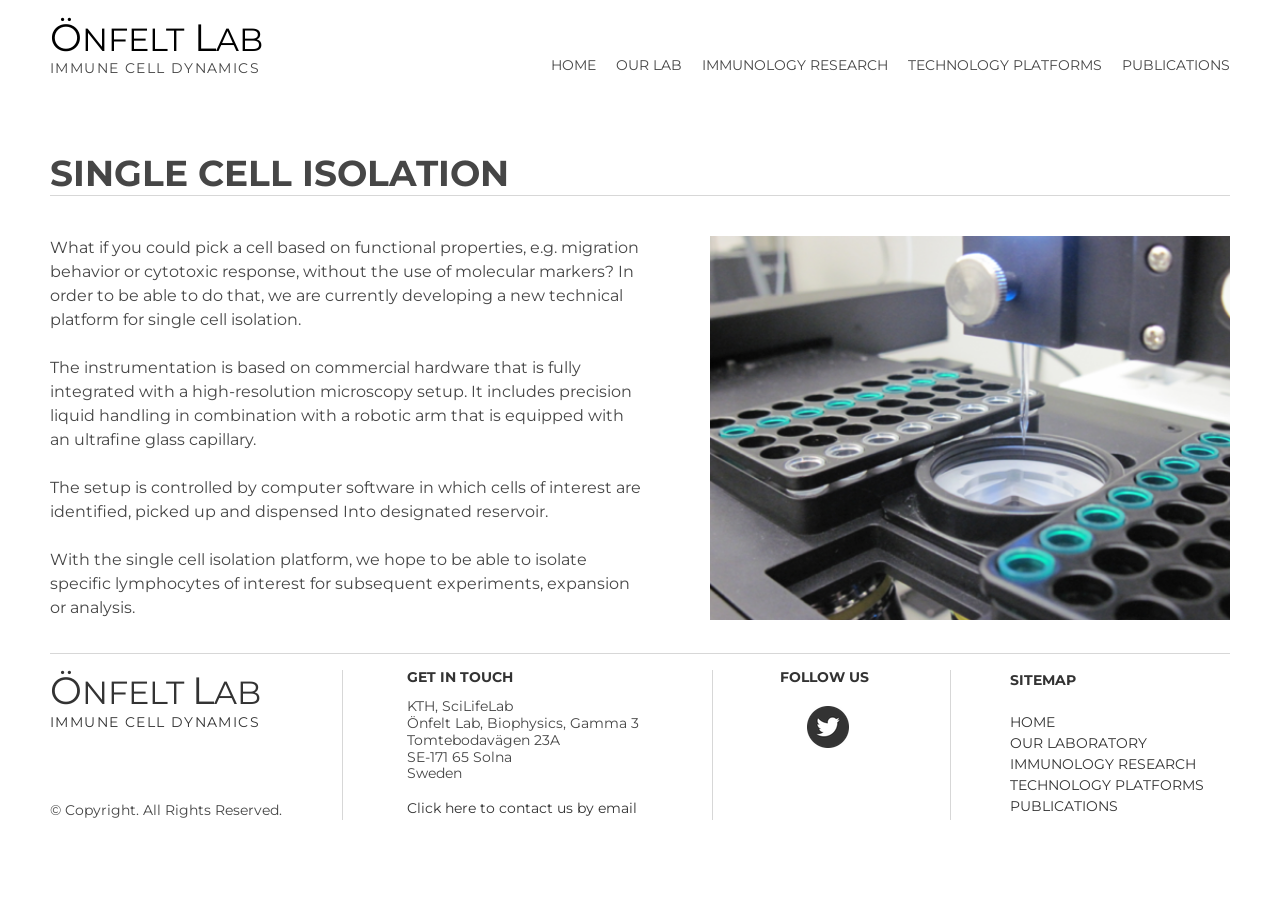
<file: technology/singlecellisolation/index.html>
<!DOCTYPE html><html prefix="og: http://ogp.me/ns#" style="height:auto !important"><head><meta charset="utf-8"><title>Single Cell Isolation | onfeltlab.com</title><meta name="robots" content="all"><meta name="generator" content="One.com Web Editor"><meta http-equiv="Cache-Control" content="must-revalidate, max-age=0, public"><meta http-equiv="Expires" content="-1"><meta name="viewport" content="width=device-width,initial-scale=1,minimum-scale=1,maximum-scale=3,user-scalable=yes" minpagewidth="1180" rendermobileview="true"><meta name="MobileOptimized" content="320"><meta name="HandheldFriendly" content="True"><meta name="format-detection" content="telephone=no"><meta property="og:type" content="website"><meta property="og:title" content="Single Cell Isolation | onfeltlab.com"><meta property="og:site_name" content="onfeltlab.com"><meta property="og:url" content="https://onfelt-lab.github.io/Lab-webpage/technology/singlecellisolation/"><meta name="twitter:card" content="summary"><meta name="twitter:title" content="Single Cell Isolation | onfeltlab.com"><meta name="twitter:image:alt" content="Single Cell Isolation | onfeltlab.com"><link rel="canonical" href="https://onfelt-lab.github.io/Lab-webpage/technology/singlecellisolation/"><style>html { word-wrap: break-word; }
*, ::before, ::after { word-wrap: inherit; }
html { box-sizing: border-box; }
*, ::before, ::after { box-sizing: inherit; }
div.code { box-sizing: content-box; }
body, ul, ol, li, h1, h2, h3, h4, h5, h6, form, input, p, td, textarea { margin: 0; padding: 0; }
h1, h2, h3, h4, h5, h6 { font-size: 100%; font-weight: normal; }
ol, ul { list-style: none; }
table { border-collapse: collapse; border-spacing: 0; }
img { border: 0; }
body { -moz-osx-font-smoothing: grayscale; -webkit-font-smoothing: antialiased; }</style><style>@font-face {
    font-family: 'dropDownMenu';
    src:
    url('[data-uri]                                                                           [base64]                 aAGYBmQBmAAAAAQAAAAAAAAAAAAAAIAAAAAAAAwAAAAMAAAAcAAEAAwAAABwAAwABAAAAHAAEADgAAAAKAAgAAgACAAEAIOkB//3//wAAAAAAIOkA//3//wAB/+MXBAADAAEAAAAAAAAAAAAAAAEAAf//                                     [base64]/                                                                                                                                [base64]') format('woff');
    font-weight: normal;
    font-style: normal;
}</style><style>div[data-id='C4A81E41-1314-4E67-8A71-0EAED6569AB9'][data-specific-kind="TEXT"] { margin: auto; }
div[data-id='5023D822-15DF-4BE4-A879-3CE8A492EE22'] .modernLayoutMenu ul li a.level-0:hover {
        color: #3c3c3c !important
    }
    div[data-id='5023D822-15DF-4BE4-A879-3CE8A492EE22'].modernLayoutMenu.dropdown ul {
        background-color:  #3c3c3c !important
    }
    div[data-id='5023D822-15DF-4BE4-A879-3CE8A492EE22'].modernLayoutMenu.jsdropdown ul li a:hover {
        font-weight: bold !important;
    }
    div[data-id='5023D822-15DF-4BE4-A879-3CE8A492EE22'].modernLayoutMenu.jsdropdown ul li a {
        color: rgba(255,255,255,1) !important;
    }
    
 .mobileV div[data-id='F4368F99-2D00-4CDF-81DD-00425CDAD22F'] > div > div > div > video {
                    opacity: 1 !important;
                }
 .mobileV div[data-id='67F56C7E-6CCC-42D9-9DD8-D9C4F7ED6AEF'] > div > div > div > video {
                    opacity: 1 !important;
                }
.mobileV div[data-id='D2EB66C3-BF34-42AB-AA76-FE93AB780BDD'] > div > div > div > video {
                opacity: 1 !important;
            }
div[data-id='405BEF0D-089A-4431-A9B4-F01B5EEEC4B7'][data-specific-kind="TEXT"] { margin: auto; }
.mobileV div[data-id='7D3AB5CF-6BAF-48CF-B7CE-9AD3B7AE1EF3'] > div:first-child {border-top-width: 1px !important;
}.mobileV div[data-id='7D3AB5CF-6BAF-48CF-B7CE-9AD3B7AE1EF3'] > div > div > div > video {
                opacity: 1 !important;
            }
div[data-id='D1473CA6-9C6E-42FE-8352-7F37738B2ACF'][data-specific-kind="TEXT"] { margin: auto; }
.mobileV div[data-id='F518EA2A-8563-4560-AB06-51A7EB9008B8'] > div > div > div > video {
                opacity: 1 !important;
            }
.mobileV div[data-id='2F408EA8-3317-4CB9-ADC9-C3817FDECEEC'] > div > div > div > video {
                opacity: 1 !important;
            }
.mobileV div[data-id='0E93AD50-3F5E-442E-A696-5EA870FE3696'] > div:first-child {border-top-width: 1px !important;
} .mobileV div[data-id='0E93AD50-3F5E-442E-A696-5EA870FE3696'] > div > div > div > video {
                    opacity: 1 !important;
                }
div[data-id='2C0B6B53-B870-43CD-8BE2-6A2641A6BC06'][data-specific-kind="TEXT"] { margin: auto; }
div[data-id='D09744E7-B95B-4CFB-BE66-F27EC6725021'][data-specific-kind="TEXT"] { margin: auto; }
.mobileV div[data-id='B6D2A147-2E08-4286-9845-71C758C8BCA3'] > div:first-child {border-right-width: 1px !important;
} .mobileV div[data-id='B6D2A147-2E08-4286-9845-71C758C8BCA3'] > div > div > div > video {
                    opacity: 1 !important;
                }
div[data-id='79E0C325-575D-424E-8774-41830A37F06D'][data-specific-kind="TEXT"] { margin: auto; }
div[data-id='B37A91F6-48C7-4DE7-825B-0E6DB953D3EB'][data-specific-kind="TEXT"] { margin: auto; }
.mobileV div[data-id='32089218-62AA-4EF8-B6BA-5F37C05B68D8'] > div:first-child {border-right-width: 1px !important;
} .mobileV div[data-id='32089218-62AA-4EF8-B6BA-5F37C05B68D8'] > div > div > div > video {
                    opacity: 1 !important;
                }
div[data-id='9EE2FC34-605D-4756-91B8-5338F12A1AC6'][data-specific-kind="TEXT"] { margin: auto; }
.mobileV div[data-id='0037AFE2-99D3-4FE3-AFA2-E3F15E8FEFA4'] > div:first-child {border-right-width: 1px !important;
} .mobileV div[data-id='0037AFE2-99D3-4FE3-AFA2-E3F15E8FEFA4'] > div > div > div > video {
                    opacity: 1 !important;
                }
div[data-id='0AA43D20-341D-4AD0-9023-150EBC2D5306'][data-specific-kind="TEXT"] { margin: auto; }
.mobileV div[data-id='43604AEF-5617-4CD1-96DB-2F190DF60643'] > div:first-child {border-top-width: 1px !important;
} .mobileV div[data-id='43604AEF-5617-4CD1-96DB-2F190DF60643'] > div > div > div > video {
                    opacity: 1 !important;
                }
 .mobileV div[data-id='0AA5B327-B047-4327-ADEA-21DD52CE54A0'] > div > div > div > video {
                    opacity: 1 !important;
                }</style><style>@media (max-width: 650px) { body { min-width: 'initial' } body.desktopV { min-width: 1180px } }
        @media (min-width: 651px) { body { min-width: 1180px } body.mobileV { min-width: initial } }</style><link rel="stylesheet" href="../../onewebstatic/3ab27fe215.css"><link rel="stylesheet" href="../../onewebstatic/436841d294.css"><link rel="stylesheet" href="../../onewebstatic/b4da795d81.css"><link href="../../onewebstatic/google-fonts.css" rel="stylesheet"><link rel="stylesheet" href="../../onewebstatic/a4675355f1.css"><style>.bodyBackground {
                            
background-image:none;
background-color:rgba(255,255,255,1);
                        }</style><script>window.WSB_PRIVACY_POLICY_PUBLISHED = true;</script><script src="../../onewebstatic/e47f208c3a.js"></script><script src="../../onewebstatic/f707379391.js"></script></head><body class="Preview_body__2wDzb bodyBackground" style="overflow-y:scroll;overflow-x:hidden" data-attachments="{}"><div><div data-mobile-pin="0" id="wsb-mobile-header" class="mm mm-mobile-preview"><header id="MobileHeader_container" class="MobileHeader_container__1XW3y" style="background-color:rgba(255,255,255,1)"><div class="MobileHeader_title__1avp4 MobileHeader_pageTitle__2Od2E"><span class="MobileHeader_titleText__1M62s" style="color:rgba(70,70,70,1);font-family:Montserrat;font-weight:normal;font-style:normal">Single Cell Isolation</span></div><div class="MobileHeader_dummyMenuIconContainer__3mfi4"></div></header><div id="mm" class="MobileHeaderMenu_mobileMenu__21p7v" style="background-color:rgba(255,255,255,1)"><ul><li><a href="../../" style="background-color:rgba(255,255,255,1);color:rgba(70,70,70,1);font-size:16px;line-height:3;font-family:Montserrat" title="Home">Home</a></li><li><a href="../../ourlab/" style="background-color:rgba(255,255,255,1);color:rgba(70,70,70,1);font-size:16px;line-height:3;font-family:Montserrat" title="OUR LAB">OUR LAB</a></li><li><div class="MobileHeaderMenu_expandCollapseItem__2WnRW"><a href="../../immunology/" style="background-color:rgba(255,255,255,1);color:rgba(70,70,70,1);font-size:16px;line-height:3;font-family:Montserrat" title="IMMUNOLOGY RESEARCH">IMMUNOLOGY RESEARCH</a><div class="MobileHeaderMenu_expandCollapseContainer__1rweD" style="background-color:rgba(255,255,255,1)"><span class="MobileHeaderMenu_arrowDown__1Dv_Z" style="color:rgba(70,70,70,1);height:8px;width:8px;margin-top:-4px"></span><span class="MobileHeaderMenu_arrowUp__2THXC" style="color:rgba(70,70,70,1);height:8px;width:8px;margin-top:4px"></span></div></div><ul><li><a href="../../immunology/NK/" style="background-color:rgba(255,255,255,1);color:rgba(70,70,70,1);font-size:16px;line-height:3;font-family:Montserrat" title="NK cell dynamics">NK cell dynamics</a></li><li><a href="../../immunology/T/" style="background-color:rgba(255,255,255,1);color:rgba(70,70,70,1);font-size:16px;line-height:3;font-family:Montserrat" title="T cell dynamics">T cell dynamics</a></li><li><a href="../../immunology/engagers/" style="background-color:rgba(255,255,255,1);color:rgba(70,70,70,1);font-size:16px;line-height:3;font-family:Montserrat" title="Molecular Engagers">Molecular Engagers</a></li><li><a href="../../immunology/3d-models/" style="background-color:rgba(255,255,255,1);color:rgba(70,70,70,1);font-size:16px;line-height:3;font-family:Montserrat" title="3D Tumor Models">3D Tumor Models</a></li></ul></li><li class="expanded"><div class="MobileHeaderMenu_expandCollapseItem__2WnRW"><a href="../" style="background-color:rgba(255,255,255,1);color:rgba(70,70,70,1);font-size:16px;line-height:3;font-family:Montserrat" title="TECHNOLOGY PLATFORMS">TECHNOLOGY PLATFORMS</a><div class="MobileHeaderMenu_expandCollapseContainer__1rweD" style="background-color:rgba(255,255,255,1)"><span class="MobileHeaderMenu_arrowDown__1Dv_Z" style="color:rgba(70,70,70,1);height:8px;width:8px;margin-top:-4px"></span><span class="MobileHeaderMenu_arrowUp__2THXC" style="color:rgba(70,70,70,1);height:8px;width:8px;margin-top:4px"></span></div></div><ul><li><a href="../microwellchips/" style="background-color:rgba(255,255,255,1);color:rgba(70,70,70,1);font-size:16px;line-height:3;font-family:Montserrat" title="Microwell Chip Platform">Microwell Chip Platform</a></li><li><a href="../singlecell/" style="background-color:rgba(255,255,255,1);color:rgba(70,70,70,1);font-size:16px;line-height:3;font-family:Montserrat" title="Single Cell Analysis">Single Cell Analysis</a></li><li><a href="./" class="MobileHeaderMenu_current__2Nelz" style="background-color:rgba(255,255,255,1);color:rgba(70,70,70,1);font-size:16px;line-height:3;font-family:Montserrat;font-weight:bold" title="Single Cell Isolation">Single Cell Isolation</a></li><li><a href="../ultrasoundcellhandling/" style="background-color:rgba(255,255,255,1);color:rgba(70,70,70,1);font-size:16px;line-height:3;font-family:Montserrat" title="Ultrasound Cell Handling">Ultrasound Cell Handling</a></li></ul></li><li><a href="../../publications/" style="background-color:rgba(255,255,255,1);color:rgba(70,70,70,1);font-size:16px;line-height:3;font-family:Montserrat" title="PUBLICATIONS">PUBLICATIONS</a></li></ul></div><div id="mm-overlay" class="MobileHeaderMenu_mobileMenu_overlay__3WPnz"></div><div class="MobileHeader_menuIconContainer__lc-Zq off" id="MobileHeader_burgerMenuIcon" data-active-bgcolor="rgba(70,70,70,1)" data-inactive-bgcolor="rgba(70,70,70,1)"><span style="background-color:rgba(70,70,70,1)"></span><span style="background-color:rgba(70,70,70,1)"></span><span style="background-color:rgba(70,70,70,1)"></span></div></div></div><style>.template { visibility: hidden }
body { overflow-x: hidden }</style><link rel="stylesheet" href="../../onewebstatic/cd26ad12ff.css"><div class="template" data-mobile-view="true"><div class="Preview_row__3Fkye row" style="width:1180px"></div><div class="Preview_row__3Fkye row Preview_noSideMargin__2I-_n" style="min-height:119px;width:100%"><div data-id="67F56C7E-6CCC-42D9-9DD8-D9C4F7ED6AEF" data-kind="SECTION" style="width:100%;min-height:119px;left:auto;margin-top:0;margin-left:0" class="Preview_componentWrapper__2i4QI"><div id="Header" data-in-template="true" data-id="67F56C7E-6CCC-42D9-9DD8-D9C4F7ED6AEF" data-kind="Block" data-specific-kind="SECTION" data-pin="0" data-stretch="true" class="Preview_block__16Zmu"><div class="StripPreview_backgroundComponent__3YmQM Background_backgroundComponent__3_1Ea hasChildren" style="background-color:transparent;min-height:119px;padding-bottom:0" data-width="100" data-height="119"><div class="Preview_column__1KeVx col" style="min-height:100%;width:1180px;margin:0 auto"><div class="Preview_row__3Fkye row" style="min-height:119px;width:1180px"><div data-id="F4368F99-2D00-4CDF-81DD-00425CDAD22F" data-kind="BACKGROUND" style="width:1180px;min-height:119px;margin-top:0;margin-left:0" class="Preview_componentWrapper__2i4QI"><div data-in-template="true" data-id="F4368F99-2D00-4CDF-81DD-00425CDAD22F" data-kind="Block" data-specific-kind="BACKGROUND" class="Preview_block__16Zmu"><div class="BackgroundPreview_backgroundComponent__3Dr5e BackgroundPreview_bgHeight__3dD2e hasChildren" style="min-height:119px;padding-bottom:42px" data-width="1180" data-height="119"><div class="Preview_column__1KeVx col" style="min-height:100%"><div class="Preview_row__3Fkye row" style="min-height:77px;width:1180px"><div class="Preview_column__1KeVx col" style="min-height:77px;width:360px;float:left"><div data-id="C4A81E41-1314-4E67-8A71-0EAED6569AB9" data-kind="TEXT" style="width:360px;min-height:59px;margin-top:15px;margin-left:0" class="Preview_componentWrapper__2i4QI"><div data-in-template="true" data-id="C4A81E41-1314-4E67-8A71-0EAED6569AB9" data-kind="Component" data-specific-kind="TEXT" class="Preview_component__SbiKo text-align-undefined"><div data-mve-font-change="0" class="styles_contentContainer__lrPIa textnormal styles_text__3jGMu"><h1 style="line-height: 1.2; font-size: 38px; text-align: left;" class="mobile-oversized"><span class="textheading1" style="font-size: 38px; font-weight: normal;"><a class="link1" style="color: #000000;" href="../../">Ö<span style="font-size: 32px;" class="mobile-oversized">NFELT</span> L<span style="font-size: 32px;" class="mobile-oversized">AB</span></a></span></h1>
<p style="line-height: 1; font-size: 14px; text-align: left;" class="mobile-undersized-upper"><span style="letter-spacing: 0.1em; color: #464646; font-size: 14px;" class="mobile-undersized-upper">IMMUNE CELL DYNAMICS</span></p></div></div></div><div style="clear:both"></div></div><div class="Preview_column__1KeVx col isExpandable" style="min-height:77px;width:820px;float:left"><div data-id="5023D822-15DF-4BE4-A879-3CE8A492EE22" data-kind="MENU" style="width:820px;min-height:24px;margin-top:53px;margin-left:0" class="Preview_componentWrapper__2i4QI"><div data-in-template="true" data-id="5023D822-15DF-4BE4-A879-3CE8A492EE22" data-kind="Component" data-specific-kind="MENU" class="Preview_mobileHide__9T929 Preview_component__SbiKo"><div class="menu menuself menuhorizontal menuhorizontalright menuverticalmiddle" style="width:820px;height:24px"><ul class="menu1"><li><a href="../../"><span>Home</span></a><div class="divider"></div></li><li><a href="../../ourlab/"><span>OUR LAB</span></a><div class="divider"></div></li><li><a href="../../immunology/"><span>IMMUNOLOGY RESEARCH</span></a><div class="divider"></div></li><li><a href="../"><span>TECHNOLOGY PLATFORMS</span></a><div class="divider"></div></li><li><a href="../../publications/"><span>PUBLICATIONS</span></a></li></ul></div></div></div><div style="clear:both"></div></div><div style="clear:both"></div></div><div style="clear:both"></div></div></div></div></div></div><div style="clear:both"></div></div></div></div></div></div><div class="Preview_row__3Fkye row Preview_noSideMargin__2I-_n" style="min-height:534px;width:100%"><div data-id="2F408EA8-3317-4CB9-ADC9-C3817FDECEEC" data-kind="SECTION" style="width:100%;min-height:534px;left:auto;margin-top:0;margin-left:0" class="Preview_componentWrapper__2i4QI"><div id="Section1" data-in-template="false" data-id="2F408EA8-3317-4CB9-ADC9-C3817FDECEEC" data-kind="Block" data-specific-kind="SECTION" data-pin="0" data-stretch="true" class="Preview_block__16Zmu"><div class="StripPreview_backgroundComponent__3YmQM Background_backgroundComponent__3_1Ea hasChildren" style="background-color:transparent;min-height:534px;padding-bottom:0" data-width="100" data-height="534"><div class="Preview_column__1KeVx col" style="min-height:100%;width:1180px;margin:0 auto"><div class="Preview_row__3Fkye row" style="min-height:33px;width:1180px"><div data-id="D2EB66C3-BF34-42AB-AA76-FE93AB780BDD" data-kind="BACKGROUND" style="width:1180px;min-height:33px;margin-top:0;margin-left:0" class="Preview_componentWrapper__2i4QI"><div data-in-template="false" data-id="D2EB66C3-BF34-42AB-AA76-FE93AB780BDD" data-kind="Component" data-specific-kind="BACKGROUND" class="Preview_mobileHide__9T929 Preview_component__SbiKo"><div class="BackgroundPreview_backgroundComponent__3Dr5e BackgroundPreview_bgHeight__3dD2e" style="border-color:rgba(215,215,215,1);border-style:solid;border-width:0px 0px 0px 0px;background-clip:padding-box;min-height:33px;padding-bottom:0" data-width="1180" data-height="33"></div></div></div></div><div class="Preview_row__3Fkye row" style="min-height:43px;width:1180px"><div data-id="405BEF0D-089A-4431-A9B4-F01B5EEEC4B7" data-kind="TEXT" style="width:790px;min-height:43px;margin-top:0;margin-left:0" class="Preview_componentWrapper__2i4QI"><div data-in-template="false" data-id="405BEF0D-089A-4431-A9B4-F01B5EEEC4B7" data-kind="Component" data-specific-kind="TEXT" class="Preview_component__SbiKo text-align-undefined"><div data-mve-font-change="0" class="styles_contentContainer__lrPIa textnormal styles_text__3jGMu"><h2><span class="textheading2 mobile-oversized" style="font-size: 36px;">SINGLE CELL ISOLATION</span><span class="textheading2 mobile-oversized" style="font-size: 36px;"></span></h2></div></div></div></div><div class="Preview_row__3Fkye row" style="min-height:41px;width:1180px"><div data-id="7D3AB5CF-6BAF-48CF-B7CE-9AD3B7AE1EF3" data-kind="BACKGROUND" style="width:1180px;min-height:41px;margin-top:0;margin-left:0" class="Preview_componentWrapper__2i4QI"><div data-in-template="false" data-id="7D3AB5CF-6BAF-48CF-B7CE-9AD3B7AE1EF3" data-kind="Component" data-specific-kind="BACKGROUND" class="Preview_mobileHide__9T929 Preview_component__SbiKo"><div class="BackgroundPreview_backgroundComponent__3Dr5e BackgroundPreview_bgHeight__3dD2e" style="border-color:rgba(215,215,215,1);border-style:solid;border-width:1px 0px 0px 0px;background-clip:padding-box;min-height:41px;padding-bottom:0" data-width="1180" data-height="41"></div></div></div></div><div class="Preview_row__3Fkye row" style="min-height:384px;width:1180px"><div class="Preview_column__1KeVx col" style="min-height:384px;width:596px;float:left"><div data-id="D1473CA6-9C6E-42FE-8352-7F37738B2ACF" data-kind="TEXT" style="width:596px;min-height:384px;margin-top:0;margin-left:0" class="Preview_componentWrapper__2i4QI"><div data-in-template="false" data-id="D1473CA6-9C6E-42FE-8352-7F37738B2ACF" data-kind="Component" data-specific-kind="TEXT" class="Preview_component__SbiKo text-align-undefined"><div data-mve-font-change="0" class="styles_contentContainer__lrPIa textnormal styles_text__3jGMu"><p style="line-height: 1.5; font-size: 16px;"><span style="font-size: 16px;">What if you could pick a cell based on functional properties, e.g. migration behavior or cytotoxic response, without the use of molecular markers? In order to be able to do that, we are currently developing a new technical platform for single cell isolation.</span></p>
<p style="line-height: 1.5; font-size: 16px;"><span style="font-size: 16px;">&nbsp;</span></p>
<p style="line-height: 1.5; font-size: 16px;"><span style="font-size: 16px;">The instrumentation is based on commercial hardware that is fully integrated with a high-resolution microscopy setup. It includes precision liquid handling in combination with a robotic arm that is equipped with an ultrafine glass capillary.&nbsp;</span></p>
<p style="line-height: 1.5; font-size: 16px;"><span style="font-size: 16px;">&nbsp;</span></p>
<p style="line-height: 1.5; font-size: 16px;"><span style="font-size: 16px;">The setup is controlled by computer software in which cells of interest are identified, picked up and dispensed Into designated reservoir.</span></p>
<p style="line-height: 1.5; font-size: 16px;"><span style="font-size: 16px;">&nbsp;</span></p>
<p style="line-height: 1.5; font-size: 16px;"><span style="font-size: 16px;">With the single cell isolation platform, we hope to be able to isolate specific lymphocytes of interest for subsequent experiments, expansion or analysis.</span></p></div></div></div><div style="clear:both"></div></div><div class="Preview_column__1KeVx col" style="min-height:384px;width:584px;float:left"><div data-id="A96A4F82-9E08-4D20-BF22-8AC2D9E2AAD4" data-kind="IMAGE" style="width:520px;min-height:384px;margin-top:0;margin-left:64px" class="Preview_componentWrapper__2i4QI"><div data-in-template="false" data-id="A96A4F82-9E08-4D20-BF22-8AC2D9E2AAD4" data-kind="Component" data-specific-kind="IMAGE" class="Preview_component__SbiKo"><div class="Mobile_imageComponent__QXWk1 Mobile_cropMode__cLuJp" style="overflow:hidden" data-width="520" data-height="384"><img loading="lazy" role="presentation" data-scalestrategy="crop" style="margin-top:0px;margin-left:0px;display:block;margin:0" src="../../onewebmedia/Picking___serialized5.png" srcset="../../onewebmedia/Picking___serialized5.png, ../../onewebmedia/Picking___serialized5.png 2x, ../../onewebmedia/Picking___serialized5.png 3x" height="384" width="520" data-width="520" data-height="384"></div></div></div><div style="clear:both"></div></div><div style="clear:both"></div></div><div class="Preview_row__3Fkye row" style="min-height:33px;width:1180px"><div data-id="F518EA2A-8563-4560-AB06-51A7EB9008B8" data-kind="BACKGROUND" style="width:1180px;min-height:33px;margin-top:0;margin-left:0" class="Preview_componentWrapper__2i4QI"><div data-in-template="false" data-id="F518EA2A-8563-4560-AB06-51A7EB9008B8" data-kind="Component" data-specific-kind="BACKGROUND" class="Preview_mobileHide__9T929 Preview_component__SbiKo"><div class="BackgroundPreview_backgroundComponent__3Dr5e BackgroundPreview_bgHeight__3dD2e" style="border-color:rgba(215,215,215,1);border-style:solid;border-width:0px 0px 0px 0px;background-clip:padding-box;min-height:33px;padding-bottom:0" data-width="1180" data-height="33"></div></div></div></div><div style="clear:both"></div></div></div></div></div></div><div class="Preview_row__3Fkye row Preview_noSideMargin__2I-_n" style="min-height:183px;width:100%"><div data-id="0AA5B327-B047-4327-ADEA-21DD52CE54A0" data-kind="SECTION" style="width:100%;min-height:183px;left:auto;margin-top:0;margin-left:0" class="Preview_componentWrapper__2i4QI"><div id="Footer" data-in-template="true" data-id="0AA5B327-B047-4327-ADEA-21DD52CE54A0" data-kind="Block" data-specific-kind="SECTION" data-pin="0" data-stretch="true" class="Preview_block__16Zmu"><div class="StripPreview_backgroundComponent__3YmQM Background_backgroundComponent__3_1Ea hasChildren" style="background-color:transparent;min-height:183px;padding-bottom:0" data-width="100" data-height="183"><div class="Preview_column__1KeVx col" style="min-height:100%;width:1180px;margin:0 auto"><div class="Preview_row__3Fkye row" style="min-height:15px;width:1180px"><div data-id="0E93AD50-3F5E-442E-A696-5EA870FE3696" data-kind="BACKGROUND" style="width:1180px;min-height:15px;margin-top:0;margin-left:0" class="Preview_componentWrapper__2i4QI"><div data-in-template="true" data-id="0E93AD50-3F5E-442E-A696-5EA870FE3696" data-kind="Component" data-specific-kind="BACKGROUND" class="Preview_mobileHide__9T929 Preview_component__SbiKo"><div class="BackgroundPreview_backgroundComponent__3Dr5e BackgroundPreview_bgHeight__3dD2e" style="border-color:rgba(215,215,215,1);border-style:solid;border-width:1px 0px 0px 0px;background-clip:padding-box;min-height:15px;padding-bottom:0" data-width="1180" data-height="15"></div></div></div></div><div class="Preview_row__3Fkye row" style="min-height:152px;width:1180px"><div class="Preview_column__1KeVx col" style="min-height:152px;width:270px;float:left"><div class="Preview_row__3Fkye row" style="min-height:61px;width:270px"><div data-id="2C0B6B53-B870-43CD-8BE2-6A2641A6BC06" data-kind="TEXT" style="width:270px;min-height:61px;margin-top:0;margin-left:0" class="Preview_componentWrapper__2i4QI"><div data-in-template="true" data-id="2C0B6B53-B870-43CD-8BE2-6A2641A6BC06" data-kind="Component" data-specific-kind="TEXT" class="Preview_component__SbiKo text-align-undefined"><div data-mve-font-change="0" class="styles_contentContainer__lrPIa textnormal styles_text__3jGMu"><h1 class="textheading1" style="line-height: 1.2; font-size: 32px;"><span class="textheading1" style="font-weight: normal; letter-spacing: normal; font-size: 32px;"><a class="link1" href="../../"><span style="font-size: 38px;" class="mobile-oversized">Ö</span>NFELT <span style="font-size: 38px;" class="mobile-oversized">L</span>AB</a></span></h1>
<p style="line-height: 1.2;" class="mobile-undersized-upper"><span style="letter-spacing: 0.1em;"><a class="link1" href="../../">IMMUNE CELL DYNAMICS</a></span></p></div></div></div></div><div class="Preview_row__3Fkye row" style="min-height:91px;width:270px"><div data-id="D09744E7-B95B-4CFB-BE66-F27EC6725021" data-kind="TEXT" style="width:270px;min-height:20px;margin-top:71px;margin-left:0" class="Preview_componentWrapper__2i4QI"><div data-in-template="true" data-id="D09744E7-B95B-4CFB-BE66-F27EC6725021" data-kind="Component" data-specific-kind="TEXT" class="Preview_component__SbiKo text-align-undefined"><div data-mve-font-change="0" class="styles_contentContainer__lrPIa textnormal styles_text__3jGMu"><p style="text-align: left;" class="mobile-undersized-upper"><span style="font-size: 14px;" class="mobile-undersized-upper">© Copyright. All Rights Reserved.</span></p></div></div></div></div><div style="clear:both"></div></div><div class="Preview_column__1KeVx col" style="min-height:152px;width:23px;float:left"><div data-id="B6D2A147-2E08-4286-9845-71C758C8BCA3" data-kind="BACKGROUND" style="width:23px;min-height:150px;margin-top:2px;margin-left:0" class="Preview_componentWrapper__2i4QI"><div data-in-template="true" data-id="B6D2A147-2E08-4286-9845-71C758C8BCA3" data-kind="Component" data-specific-kind="BACKGROUND" class="Preview_mobileHide__9T929 Preview_component__SbiKo"><div class="BackgroundPreview_backgroundComponent__3Dr5e BackgroundPreview_bgHeight__3dD2e" style="border-color:rgba(215,215,215,1);border-style:solid;border-width:0px 1px 0px 0px;background-clip:padding-box;min-height:150px;padding-bottom:0" data-width="23" data-height="150"></div></div></div><div style="clear:both"></div></div><div class="Preview_column__1KeVx col" style="min-height:152px;width:347px;float:left"><div class="Preview_row__3Fkye row" style="min-height:126px;width:347px"><div data-id="79E0C325-575D-424E-8774-41830A37F06D" data-kind="TEXT" style="width:283px;min-height:124px;margin-top:2px;margin-left:64px" class="Preview_componentWrapper__2i4QI"><div data-in-template="true" data-id="79E0C325-575D-424E-8774-41830A37F06D" data-kind="Component" data-specific-kind="TEXT" class="Preview_component__SbiKo text-align-undefined"><div data-mve-font-change="0" class="styles_contentContainer__lrPIa textnormal styles_text__3jGMu"><h3 style="line-height: 1;"><span class="textheading3 mobile-undersized-upper">GET IN TOUCH</span></h3>
<p style="line-height: 1;" class="mobile-undersized-upper"><br></p>
<p class="mobile-undersized-upper">KTH, SciLifeLab<br>Önfelt Lab, Biophysics, Gamma 3&nbsp;<br>Tomtebodavägen 23A<br>SE-171 65 Solna<br>Sweden</p></div></div></div></div><div class="Preview_row__3Fkye row" style="min-height:26px;width:347px"><div data-id="B37A91F6-48C7-4DE7-825B-0E6DB953D3EB" data-kind="TEXT" style="width:263px;min-height:20px;margin-top:6px;margin-left:64px" class="Preview_componentWrapper__2i4QI"><div data-in-template="true" data-id="B37A91F6-48C7-4DE7-825B-0E6DB953D3EB" data-kind="Component" data-specific-kind="TEXT" class="Preview_component__SbiKo text-align-undefined"><div data-mve-font-change="0" class="styles_contentContainer__lrPIa textnormal styles_text__3jGMu"><p style="text-align: left;" class="mobile-undersized-upper"><span style="font-size: 14px;" class="mobile-undersized-upper"><a class="link1" href="mailto:onfelt@kth.se">Click here to contact us by email</a></span></p></div></div></div></div><div style="clear:both"></div></div><div class="Preview_column__1KeVx col" style="min-height:152px;width:23px;float:left"><div data-id="32089218-62AA-4EF8-B6BA-5F37C05B68D8" data-kind="BACKGROUND" style="width:23px;min-height:150px;margin-top:2px;margin-left:0" class="Preview_componentWrapper__2i4QI"><div data-in-template="true" data-id="32089218-62AA-4EF8-B6BA-5F37C05B68D8" data-kind="Component" data-specific-kind="BACKGROUND" class="Preview_mobileHide__9T929 Preview_component__SbiKo"><div class="BackgroundPreview_backgroundComponent__3Dr5e BackgroundPreview_bgHeight__3dD2e" style="border-color:rgba(215,215,215,1);border-style:solid;border-width:0px 1px 0px 0px;background-clip:padding-box;min-height:150px;padding-bottom:0" data-width="23" data-height="150"></div></div></div><div style="clear:both"></div></div><div class="Preview_column__1KeVx col" style="min-height:152px;width:162px;float:left"><div class="Preview_row__3Fkye row" style="min-height:22px;width:162px"><div data-id="9EE2FC34-605D-4756-91B8-5338F12A1AC6" data-kind="TEXT" style="width:95px;min-height:20px;margin-top:2px;margin-left:67px" class="Preview_componentWrapper__2i4QI"><div data-in-template="true" data-id="9EE2FC34-605D-4756-91B8-5338F12A1AC6" data-kind="Component" data-specific-kind="TEXT" class="Preview_component__SbiKo text-align-undefined"><div data-mve-font-change="0" class="styles_contentContainer__lrPIa textnormal styles_text__3jGMu"><h3 style="line-height: 1;"><span class="textheading3 mobile-undersized-upper">FOLLOW US</span></h3></div></div></div></div><div class="Preview_row__3Fkye row" style="min-height:58px;width:162px"><div data-id="83D4CBFE-2CC1-441B-BA3E-519E648234E4" data-kind="IMAGE" style="width:42px;min-height:42px;margin-top:16px;margin-left:94px" class="Preview_componentWrapper__2i4QI"><div data-in-template="true" data-id="83D4CBFE-2CC1-441B-BA3E-519E648234E4" data-kind="Component" data-specific-kind="IMAGE" class="Preview_component__SbiKo"><div class="Mobile_imageComponent__QXWk1 Mobile_cropMode__cLuJp" style="overflow:hidden" data-width="42" data-height="42"><a href="https://twitter.com/OnfeltLab" target="_self" alt="" data-stop-propagation="true"><img loading="lazy" role="presentation" data-scalestrategy="crop" style="margin-top:0px;margin-left:0px;display:block;margin:0" src="../../onewebstatic/a95558b30c.png" srcset="../../onewebstatic/a95558b30c.png, ../../onewebstatic/895a680b72.png 2x, ../../onewebstatic/25f931105a.png 3x" height="42" width="42" data-width="42" data-height="42"></a></div></div></div></div><div style="clear:both"></div></div><div class="Preview_column__1KeVx col" style="min-height:152px;width:76px;float:left"><div data-id="0037AFE2-99D3-4FE3-AFA2-E3F15E8FEFA4" data-kind="BACKGROUND" style="width:23px;min-height:150px;margin-top:2px;margin-left:53px" class="Preview_componentWrapper__2i4QI"><div data-in-template="true" data-id="0037AFE2-99D3-4FE3-AFA2-E3F15E8FEFA4" data-kind="Component" data-specific-kind="BACKGROUND" class="Preview_mobileHide__9T929 Preview_component__SbiKo"><div class="BackgroundPreview_backgroundComponent__3Dr5e BackgroundPreview_bgHeight__3dD2e" style="border-color:rgba(215,215,215,1);border-style:solid;border-width:0px 1px 0px 0px;background-clip:padding-box;min-height:150px;padding-bottom:0" data-width="23" data-height="150"></div></div></div><div style="clear:both"></div></div><div class="Preview_column__1KeVx col" style="min-height:152px;width:271px;float:left"><div data-id="0AA43D20-341D-4AD0-9023-150EBC2D5306" data-kind="TEXT" style="width:212px;min-height:150px;margin-top:2px;margin-left:59px" class="Preview_componentWrapper__2i4QI"><div data-in-template="true" data-id="0AA43D20-341D-4AD0-9023-150EBC2D5306" data-kind="Component" data-specific-kind="TEXT" class="Preview_component__SbiKo text-align-undefined"><div data-mve-font-change="0" class="styles_contentContainer__lrPIa textnormal styles_text__3jGMu"><h3 style="line-height: 1.5;"><span class="textheading3 mobile-undersized-upper">SITEMAP</span></h3>
<p style="line-height: 1.5;" class="mobile-undersized-upper"><br></p>
<p style="line-height: 1.5;" class="mobile-undersized-upper"><a class="link1" href="../../">HOME</a></p>
<p style="line-height: 1.5;" class="mobile-undersized-upper"><a class="link1" href="../../ourlab/">OUR LABORATORY</a></p>
<p style="line-height: 1.5;" class="mobile-undersized-upper"><a class="link1" href="../../immunology/">IMMUNOLOGY RESEARCH</a></p>
<p style="line-height: 1.5;" class="mobile-undersized-upper"><a class="link1" href="../">TECHNOLOGY PLATFORMS</a></p>
<p style="line-height: 1.5;" class="mobile-undersized-upper"><a class="link1" href="../../publications/">PUBLICATIONS</a></p></div></div></div><div style="clear:both"></div></div><div style="clear:both"></div></div><div class="Preview_row__3Fkye row" style="min-height:16px;width:1180px"><div data-id="43604AEF-5617-4CD1-96DB-2F190DF60643" data-kind="BACKGROUND" style="width:1180px;min-height:16px;margin-top:0;margin-left:0" class="Preview_componentWrapper__2i4QI"><div data-in-template="true" data-id="43604AEF-5617-4CD1-96DB-2F190DF60643" data-kind="Component" data-specific-kind="BACKGROUND" class="Preview_mobileHide__9T929 Preview_component__SbiKo"><div class="BackgroundPreview_backgroundComponent__3Dr5e BackgroundPreview_bgHeight__3dD2e" style="border-color:rgba(215,215,215,1);border-style:none;border-width:1px 0px 0px 0px;min-height:16px;padding-bottom:0" data-width="1180" data-height="16"></div></div></div></div><div style="clear:both"></div></div></div></div></div></div></div><div class="publishOnlyComponents"><div data-testid="empty-cart-component"></div></div><script src="../../onewebstatic/a2cf72ae9c.js"></script><script src="../../onewebstatic/d8aaffab41.js"></script><script src="../../onewebstatic/6499ecfb0a.js"></script><script src="../../onewebstatic/a966beca17.js"></script><script src="../../onewebstatic/0cc6b0fe94.js"></script><script src="../../onewebstatic/3ca735d8af.js"></script><script src="../../onewebstatic/79d2b8e633.js"></script><script src="../../onewebstatic/754da52d3a.js"></script><script src="../../onewebstatic/6563f65d21.js"></script><script src="../../onewebstatic/cbd6cd157d.js"></script><script>window._mobileEditorData={"data":{"F4368F99-2D00-4CDF-81DD-00425CDAD22F":["C4A81E41-1314-4E67-8A71-0EAED6569AB9"],"67F56C7E-6CCC-42D9-9DD8-D9C4F7ED6AEF":["F4368F99-2D00-4CDF-81DD-00425CDAD22F"],"0AA5B327-B047-4327-ADEA-21DD52CE54A0":["2C0B6B53-B870-43CD-8BE2-6A2641A6BC06","D09744E7-B95B-4CFB-BE66-F27EC6725021","79E0C325-575D-424E-8774-41830A37F06D","B37A91F6-48C7-4DE7-825B-0E6DB953D3EB","9EE2FC34-605D-4756-91B8-5338F12A1AC6","83D4CBFE-2CC1-441B-BA3E-519E648234E4","0AA43D20-341D-4AD0-9023-150EBC2D5306"],"2F408EA8-3317-4CB9-ADC9-C3817FDECEEC":["405BEF0D-089A-4431-A9B4-F01B5EEEC4B7","D1473CA6-9C6E-42FE-8352-7F37738B2ACF","A96A4F82-9E08-4D20-BF22-8AC2D9E2AAD4"],"32A90631-14BC-44C6-A4B0-3779776A1D7F":["67F56C7E-6CCC-42D9-9DD8-D9C4F7ED6AEF","2F408EA8-3317-4CB9-ADC9-C3817FDECEEC","0AA5B327-B047-4327-ADEA-21DD52CE54A0"]},"wrappedCmpsMap":{"C4A81E41-1314-4E67-8A71-0EAED6569AB9":[],"405BEF0D-089A-4431-A9B4-F01B5EEEC4B7":[],"D1473CA6-9C6E-42FE-8352-7F37738B2ACF":[],"2C0B6B53-B870-43CD-8BE2-6A2641A6BC06":[],"D09744E7-B95B-4CFB-BE66-F27EC6725021":[],"79E0C325-575D-424E-8774-41830A37F06D":[],"B37A91F6-48C7-4DE7-825B-0E6DB953D3EB":[],"9EE2FC34-605D-4756-91B8-5338F12A1AC6":[],"0AA43D20-341D-4AD0-9023-150EBC2D5306":[]},"root":"32A90631-14BC-44C6-A4B0-3779776A1D7F","styles":{"F4368F99-2D00-4CDF-81DD-00425CDAD22F":{"marginTop":18,"marginBottom":18},"C4A81E41-1314-4E67-8A71-0EAED6569AB9":{"marginTop":35,"marginBottom":35},"2F408EA8-3317-4CB9-ADC9-C3817FDECEEC":{"marginTop":0},"D1473CA6-9C6E-42FE-8352-7F37738B2ACF":{"marginTop":20},"A96A4F82-9E08-4D20-BF22-8AC2D9E2AAD4":{"marginTop":20,"marginBottom":18},"405BEF0D-089A-4431-A9B4-F01B5EEEC4B7":{"marginTop":35},"0AA5B327-B047-4327-ADEA-21DD52CE54A0":{"marginTop":0},"D09744E7-B95B-4CFB-BE66-F27EC6725021":{"marginTop":20},"79E0C325-575D-424E-8774-41830A37F06D":{"marginTop":20},"B37A91F6-48C7-4DE7-825B-0E6DB953D3EB":{"marginTop":20},"9EE2FC34-605D-4756-91B8-5338F12A1AC6":{"marginTop":20},"83D4CBFE-2CC1-441B-BA3E-519E648234E4":{"marginTop":20},"0AA43D20-341D-4AD0-9023-150EBC2D5306":{"marginTop":20,"marginBottom":35},"2C0B6B53-B870-43CD-8BE2-6A2641A6BC06":{"marginTop":35}},"groups":{},"settings":{}}</script><script src="../../onewebstatic/9761174e65.js"></script><script src="../../onewebstatic/50a91946f6.js"></script><script src="../../onewebstatic/c11b17c5d2.js"></script><script src="../../onewebstatic/79575a4ba3.js"></script><script src="../../onewebstatic/9fd7509069.js"></script><script src="../../onewebstatic/f325d37433.js"></script><script src="../../onewebstatic/ac03fb8dec.js" id="mobileBackgroundLiner" data-params="{&quot;bodyBackgroundClassName&quot;:&quot;bodyBackground&quot;,&quot;linerClassName&quot;:&quot;Preview_bodyBackgroundLiner__1bYbS&quot;,&quot;scrollEffect&quot;:null}"></script><div id="tracking-scripts-container">
                    <script key="g-tag-load-lib-script">
                        
                    </script>
                    <script key="f-pixel-script">
                        
                    </script>
                    <script key="sitWit-script">
                        
                    </script>
                    <script key="kliken-script">
                        
                    </script>
                    </div><div></div></body></html>
</file>
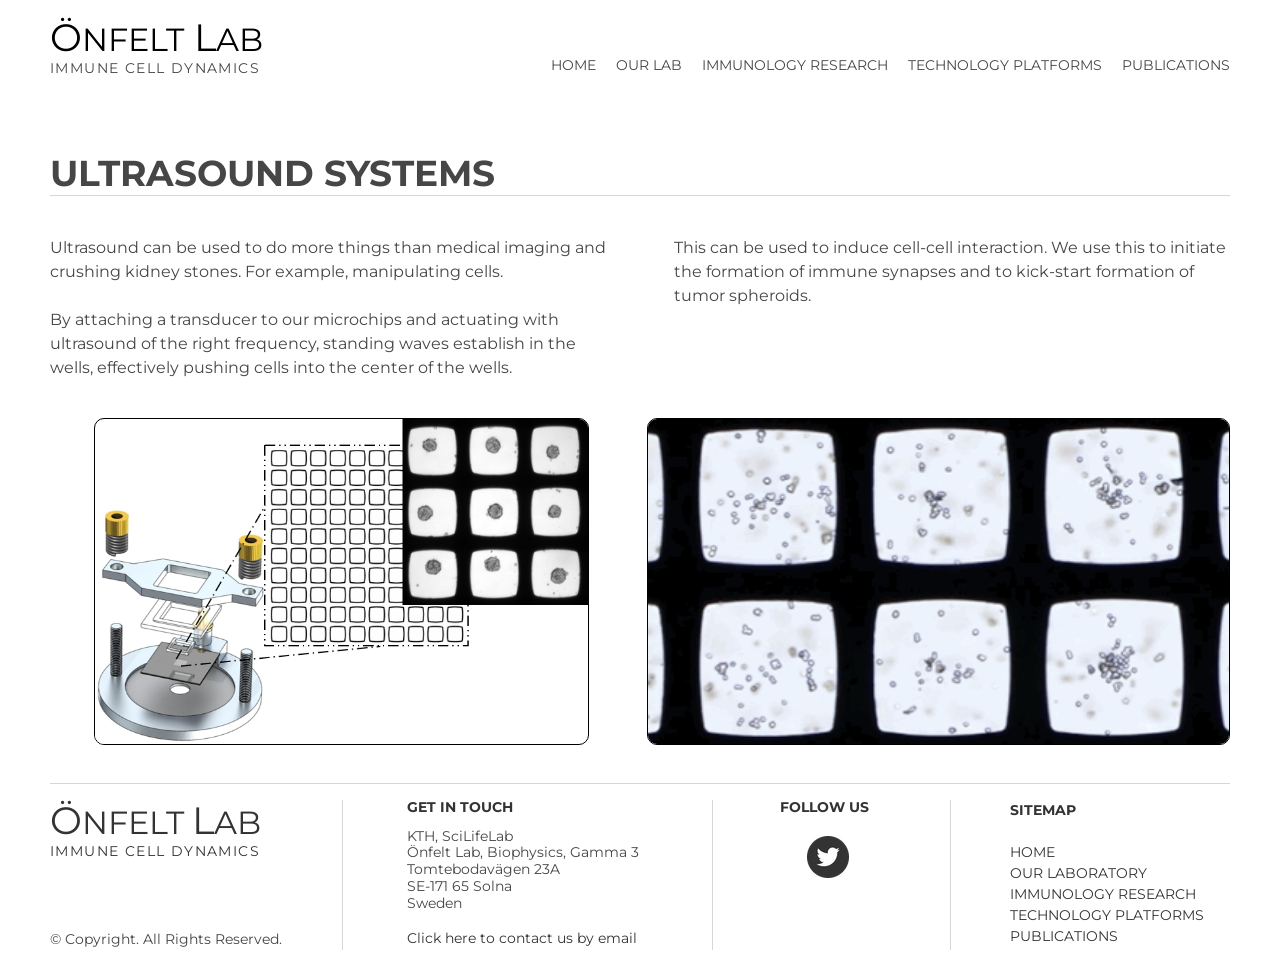
<file: technology/ultrasoundcellhandling/index.html>
<!DOCTYPE html><html prefix="og: http://ogp.me/ns#" style="height:auto !important"><head><meta charset="utf-8"><title>Ultrasound Cell Handling | onfeltlab.com</title><meta name="robots" content="all"><meta name="generator" content="One.com Web Editor"><meta http-equiv="Cache-Control" content="must-revalidate, max-age=0, public"><meta http-equiv="Expires" content="-1"><meta name="viewport" content="width=device-width,initial-scale=1,minimum-scale=1,maximum-scale=3,user-scalable=yes" minpagewidth="1180" rendermobileview="true"><meta name="MobileOptimized" content="320"><meta name="HandheldFriendly" content="True"><meta name="format-detection" content="telephone=no"><meta property="og:type" content="website"><meta property="og:title" content="Ultrasound Cell Handling | onfeltlab.com"><meta property="og:site_name" content="onfeltlab.com"><meta property="og:url" content="https://onfelt-lab.github.io/Lab-webpage/technology/ultrasoundcellhandling/"><meta name="twitter:card" content="summary"><meta name="twitter:title" content="Ultrasound Cell Handling | onfeltlab.com"><meta name="twitter:image:alt" content="Ultrasound Cell Handling | onfeltlab.com"><link rel="canonical" href="https://onfelt-lab.github.io/Lab-webpage/technology/ultrasoundcellhandling/"><style>html { word-wrap: break-word; }
*, ::before, ::after { word-wrap: inherit; }
html { box-sizing: border-box; }
*, ::before, ::after { box-sizing: inherit; }
div.code { box-sizing: content-box; }
body, ul, ol, li, h1, h2, h3, h4, h5, h6, form, input, p, td, textarea { margin: 0; padding: 0; }
h1, h2, h3, h4, h5, h6 { font-size: 100%; font-weight: normal; }
ol, ul { list-style: none; }
table { border-collapse: collapse; border-spacing: 0; }
img { border: 0; }
body { -moz-osx-font-smoothing: grayscale; -webkit-font-smoothing: antialiased; }</style><style>@font-face {
    font-family: 'dropDownMenu';
    src:
    url('[data-uri]                                                                           [base64]                 aAGYBmQBmAAAAAQAAAAAAAAAAAAAAIAAAAAAAAwAAAAMAAAAcAAEAAwAAABwAAwABAAAAHAAEADgAAAAKAAgAAgACAAEAIOkB//3//wAAAAAAIOkA//3//wAB/+MXBAADAAEAAAAAAAAAAAAAAAEAAf//                                     [base64]/                                                                                                                                [base64]') format('woff');
    font-weight: normal;
    font-style: normal;
}</style><link rel="stylesheet" href="../../onewebstatic/a022aa7b2d.css"><style>@media (max-width: 650px) { body { min-width: 'initial' } body.desktopV { min-width: 1180px } }
        @media (min-width: 651px) { body { min-width: 1180px } body.mobileV { min-width: initial } }</style><link rel="stylesheet" href="../../onewebstatic/3ab27fe215.css"><link rel="stylesheet" href="../../onewebstatic/436841d294.css"><link rel="stylesheet" href="../../onewebstatic/b4da795d81.css"><link href="../../onewebstatic/google-fonts.css" rel="stylesheet"><link rel="stylesheet" href="../../onewebstatic/a4675355f1.css"><style>.bodyBackground {
                            
background-image:none;
background-color:rgba(255,255,255,1);
                        }</style><script>window.WSB_PRIVACY_POLICY_PUBLISHED = true;</script><script src="../../onewebstatic/e47f208c3a.js"></script><script src="../../onewebstatic/f707379391.js"></script></head><body class="Preview_body__2wDzb bodyBackground" style="overflow-y:scroll;overflow-x:hidden" data-attachments="{}"><div><div data-mobile-pin="0" id="wsb-mobile-header" class="mm mm-mobile-preview"><header id="MobileHeader_container" class="MobileHeader_container__1XW3y" style="background-color:rgba(255,255,255,1)"><div class="MobileHeader_title__1avp4 MobileHeader_pageTitle__2Od2E"><span class="MobileHeader_titleText__1M62s" style="color:rgba(70,70,70,1);font-family:Montserrat;font-weight:normal;font-style:normal">Ultrasound Cell Handling</span></div><div class="MobileHeader_dummyMenuIconContainer__3mfi4"></div></header><div id="mm" class="MobileHeaderMenu_mobileMenu__21p7v" style="background-color:rgba(255,255,255,1)"><ul><li><a href="../../" style="background-color:rgba(255,255,255,1);color:rgba(70,70,70,1);font-size:16px;line-height:3;font-family:Montserrat" title="Home">Home</a></li><li><a href="../../ourlab/" style="background-color:rgba(255,255,255,1);color:rgba(70,70,70,1);font-size:16px;line-height:3;font-family:Montserrat" title="OUR LAB">OUR LAB</a></li><li><div class="MobileHeaderMenu_expandCollapseItem__2WnRW"><a href="../../immunology/" style="background-color:rgba(255,255,255,1);color:rgba(70,70,70,1);font-size:16px;line-height:3;font-family:Montserrat" title="IMMUNOLOGY RESEARCH">IMMUNOLOGY RESEARCH</a><div class="MobileHeaderMenu_expandCollapseContainer__1rweD" style="background-color:rgba(255,255,255,1)"><span class="MobileHeaderMenu_arrowDown__1Dv_Z" style="color:rgba(70,70,70,1);height:8px;width:8px;margin-top:-4px"></span><span class="MobileHeaderMenu_arrowUp__2THXC" style="color:rgba(70,70,70,1);height:8px;width:8px;margin-top:4px"></span></div></div><ul><li><a href="../../immunology/NK/" style="background-color:rgba(255,255,255,1);color:rgba(70,70,70,1);font-size:16px;line-height:3;font-family:Montserrat" title="NK cell dynamics">NK cell dynamics</a></li><li><a href="../../immunology/T/" style="background-color:rgba(255,255,255,1);color:rgba(70,70,70,1);font-size:16px;line-height:3;font-family:Montserrat" title="T cell dynamics">T cell dynamics</a></li><li><a href="../../immunology/engagers/" style="background-color:rgba(255,255,255,1);color:rgba(70,70,70,1);font-size:16px;line-height:3;font-family:Montserrat" title="Molecular Engagers">Molecular Engagers</a></li><li><a href="../../immunology/3d-models/" style="background-color:rgba(255,255,255,1);color:rgba(70,70,70,1);font-size:16px;line-height:3;font-family:Montserrat" title="3D Tumor Models">3D Tumor Models</a></li></ul></li><li class="expanded"><div class="MobileHeaderMenu_expandCollapseItem__2WnRW"><a href="../" style="background-color:rgba(255,255,255,1);color:rgba(70,70,70,1);font-size:16px;line-height:3;font-family:Montserrat" title="TECHNOLOGY PLATFORMS">TECHNOLOGY PLATFORMS</a><div class="MobileHeaderMenu_expandCollapseContainer__1rweD" style="background-color:rgba(255,255,255,1)"><span class="MobileHeaderMenu_arrowDown__1Dv_Z" style="color:rgba(70,70,70,1);height:8px;width:8px;margin-top:-4px"></span><span class="MobileHeaderMenu_arrowUp__2THXC" style="color:rgba(70,70,70,1);height:8px;width:8px;margin-top:4px"></span></div></div><ul><li><a href="../microwellchips/" style="background-color:rgba(255,255,255,1);color:rgba(70,70,70,1);font-size:16px;line-height:3;font-family:Montserrat" title="Microwell Chip Platform">Microwell Chip Platform</a></li><li><a href="../singlecell/" style="background-color:rgba(255,255,255,1);color:rgba(70,70,70,1);font-size:16px;line-height:3;font-family:Montserrat" title="Single Cell Analysis">Single Cell Analysis</a></li><li><a href="../singlecellisolation/" style="background-color:rgba(255,255,255,1);color:rgba(70,70,70,1);font-size:16px;line-height:3;font-family:Montserrat" title="Single Cell Isolation">Single Cell Isolation</a></li><li><a href="./" class="MobileHeaderMenu_current__2Nelz" style="background-color:rgba(255,255,255,1);color:rgba(70,70,70,1);font-size:16px;line-height:3;font-family:Montserrat;font-weight:bold" title="Ultrasound Cell Handling">Ultrasound Cell Handling</a></li></ul></li><li><a href="../../publications/" style="background-color:rgba(255,255,255,1);color:rgba(70,70,70,1);font-size:16px;line-height:3;font-family:Montserrat" title="PUBLICATIONS">PUBLICATIONS</a></li></ul></div><div id="mm-overlay" class="MobileHeaderMenu_mobileMenu_overlay__3WPnz"></div><div class="MobileHeader_menuIconContainer__lc-Zq off" id="MobileHeader_burgerMenuIcon" data-active-bgcolor="rgba(70,70,70,1)" data-inactive-bgcolor="rgba(70,70,70,1)"><span style="background-color:rgba(70,70,70,1)"></span><span style="background-color:rgba(70,70,70,1)"></span><span style="background-color:rgba(70,70,70,1)"></span></div></div></div><style>.template { visibility: hidden }
body { overflow-x: hidden }</style><link rel="stylesheet" href="../../onewebstatic/cd26ad12ff.css"><div class="template" data-mobile-view="true"><div class="Preview_row__3Fkye row" style="width:1180px"></div><div class="Preview_row__3Fkye row Preview_noSideMargin__2I-_n" style="min-height:119px;width:100%"><div data-id="67F56C7E-6CCC-42D9-9DD8-D9C4F7ED6AEF" data-kind="SECTION" style="width:100%;min-height:119px;left:auto;margin-top:0;margin-left:0" class="Preview_componentWrapper__2i4QI"><div id="Header" data-in-template="true" data-id="67F56C7E-6CCC-42D9-9DD8-D9C4F7ED6AEF" data-kind="Block" data-specific-kind="SECTION" data-pin="0" data-stretch="true" class="Preview_block__16Zmu"><div class="StripPreview_backgroundComponent__3YmQM Background_backgroundComponent__3_1Ea hasChildren" style="background-color:transparent;min-height:119px;padding-bottom:0" data-width="100" data-height="119"><div class="Preview_column__1KeVx col" style="min-height:100%;width:1180px;margin:0 auto"><div class="Preview_row__3Fkye row" style="min-height:119px;width:1180px"><div data-id="F4368F99-2D00-4CDF-81DD-00425CDAD22F" data-kind="BACKGROUND" style="width:1180px;min-height:119px;margin-top:0;margin-left:0" class="Preview_componentWrapper__2i4QI"><div data-in-template="true" data-id="F4368F99-2D00-4CDF-81DD-00425CDAD22F" data-kind="Block" data-specific-kind="BACKGROUND" class="Preview_block__16Zmu"><div class="BackgroundPreview_backgroundComponent__3Dr5e BackgroundPreview_bgHeight__3dD2e hasChildren" style="min-height:119px;padding-bottom:42px" data-width="1180" data-height="119"><div class="Preview_column__1KeVx col" style="min-height:100%"><div class="Preview_row__3Fkye row" style="min-height:77px;width:1180px"><div class="Preview_column__1KeVx col" style="min-height:77px;width:360px;float:left"><div data-id="C4A81E41-1314-4E67-8A71-0EAED6569AB9" data-kind="TEXT" style="width:360px;min-height:59px;margin-top:15px;margin-left:0" class="Preview_componentWrapper__2i4QI"><div data-in-template="true" data-id="C4A81E41-1314-4E67-8A71-0EAED6569AB9" data-kind="Component" data-specific-kind="TEXT" class="Preview_component__SbiKo text-align-undefined"><div data-mve-font-change="0" class="styles_contentContainer__lrPIa textnormal styles_text__3jGMu"><h1 style="line-height: 1.2; font-size: 38px; text-align: left;" class="mobile-oversized"><span class="textheading1" style="font-size: 38px; font-weight: normal;"><a class="link1" style="color: #000000;" href="../../">Ö<span style="font-size: 32px;" class="mobile-oversized">NFELT</span> L<span style="font-size: 32px;" class="mobile-oversized">AB</span></a></span></h1>
<p style="line-height: 1; font-size: 14px; text-align: left;" class="mobile-undersized-upper"><span style="letter-spacing: 0.1em; color: #464646; font-size: 14px;" class="mobile-undersized-upper">IMMUNE CELL DYNAMICS</span></p></div></div></div><div style="clear:both"></div></div><div class="Preview_column__1KeVx col isExpandable" style="min-height:77px;width:820px;float:left"><div data-id="5023D822-15DF-4BE4-A879-3CE8A492EE22" data-kind="MENU" style="width:820px;min-height:24px;margin-top:53px;margin-left:0" class="Preview_componentWrapper__2i4QI"><div data-in-template="true" data-id="5023D822-15DF-4BE4-A879-3CE8A492EE22" data-kind="Component" data-specific-kind="MENU" class="Preview_mobileHide__9T929 Preview_component__SbiKo"><div class="menu menuself menuhorizontal menuhorizontalright menuverticalmiddle" style="width:820px;height:24px"><ul class="menu1"><li><a href="../../"><span>Home</span></a><div class="divider"></div></li><li><a href="../../ourlab/"><span>OUR LAB</span></a><div class="divider"></div></li><li><a href="../../immunology/"><span>IMMUNOLOGY RESEARCH</span></a><div class="divider"></div></li><li><a href="../"><span>TECHNOLOGY PLATFORMS</span></a><div class="divider"></div></li><li><a href="../../publications/"><span>PUBLICATIONS</span></a></li></ul></div></div></div><div style="clear:both"></div></div><div style="clear:both"></div></div><div style="clear:both"></div></div></div></div></div></div><div style="clear:both"></div></div></div></div></div></div><div class="Preview_row__3Fkye row Preview_noSideMargin__2I-_n" style="min-height:663px;width:100%"><div data-id="155D1B95-E55D-4A34-8129-F696B178E67F" data-kind="SECTION" style="width:100%;min-height:663px;left:auto;margin-top:0;margin-left:0" class="Preview_componentWrapper__2i4QI"><div id="Section1" data-in-template="false" data-id="155D1B95-E55D-4A34-8129-F696B178E67F" data-kind="Block" data-specific-kind="SECTION" data-pin="0" data-stretch="true" class="Preview_block__16Zmu"><div class="StripPreview_backgroundComponent__3YmQM Background_backgroundComponent__3_1Ea hasChildren" style="background-color:transparent;min-height:663px;padding-bottom:0" data-width="100" data-height="663"><div class="Preview_column__1KeVx col" style="min-height:100%;width:1180px;margin:0 auto"><div class="Preview_row__3Fkye row" style="min-height:33px;width:1180px"><div data-id="62D40369-4F24-4938-9058-830F84920E52" data-kind="BACKGROUND" style="width:1180px;min-height:33px;margin-top:0;margin-left:0" class="Preview_componentWrapper__2i4QI"><div data-in-template="false" data-id="62D40369-4F24-4938-9058-830F84920E52" data-kind="Component" data-specific-kind="BACKGROUND" class="Preview_mobileHide__9T929 Preview_component__SbiKo"><div class="BackgroundPreview_backgroundComponent__3Dr5e BackgroundPreview_bgHeight__3dD2e" style="border-color:rgba(215,215,215,1);border-style:solid;border-width:0px 0px 0px 0px;background-clip:padding-box;min-height:33px;padding-bottom:0" data-width="1180" data-height="33"></div></div></div></div><div class="Preview_row__3Fkye row" style="min-height:43px;width:1180px"><div data-id="1A55B82F-601C-439C-9FEF-669B1FA7145E" data-kind="TEXT" style="width:790px;min-height:43px;margin-top:0;margin-left:0" class="Preview_componentWrapper__2i4QI"><div data-in-template="false" data-id="1A55B82F-601C-439C-9FEF-669B1FA7145E" data-kind="Component" data-specific-kind="TEXT" class="Preview_component__SbiKo text-align-undefined"><div data-mve-font-change="0" class="styles_contentContainer__lrPIa textnormal styles_text__3jGMu"><h2><span class="textheading2 mobile-oversized" style="font-size: 36px;">ULTRASOUND SYSTEMS</span><span class="textheading2 mobile-oversized" style="font-size: 36px;"></span></h2></div></div></div></div><div class="Preview_row__3Fkye row" style="min-height:41px;width:1180px"><div data-id="8F012DF1-CF07-4E94-A34B-79574C56307B" data-kind="BACKGROUND" style="width:1180px;min-height:41px;margin-top:0;margin-left:0" class="Preview_componentWrapper__2i4QI"><div data-in-template="false" data-id="8F012DF1-CF07-4E94-A34B-79574C56307B" data-kind="Component" data-specific-kind="BACKGROUND" class="Preview_mobileHide__9T929 Preview_component__SbiKo"><div class="BackgroundPreview_backgroundComponent__3Dr5e BackgroundPreview_bgHeight__3dD2e" style="border-color:rgba(215,215,215,1);border-style:solid;border-width:1px 0px 0px 0px;background-clip:padding-box;min-height:41px;padding-bottom:0" data-width="1180" data-height="41"></div></div></div></div><div class="Preview_row__3Fkye row" style="min-height:144px;width:1180px"><div class="Preview_column__1KeVx col" style="min-height:144px;width:556px;float:left"><div data-id="F3BDB6DF-0568-4985-BFF5-30BDDA1B468B" data-kind="TEXT" style="width:556px;min-height:144px;margin-top:0;margin-left:0" class="Preview_componentWrapper__2i4QI"><div data-in-template="false" data-id="F3BDB6DF-0568-4985-BFF5-30BDDA1B468B" data-kind="Component" data-specific-kind="TEXT" class="Preview_component__SbiKo text-align-undefined"><div data-mve-font-change="0" class="styles_contentContainer__lrPIa textnormal styles_text__3jGMu"><p style="line-height: 1.5; font-size: 16px;"><span style="font-size: 16px;">Ultrasound can be used to do more things than medical imaging and crushing kidney stones. For example, manipulating cells. </span></p>
<p style="line-height: 1.5; font-size: 16px;"><span style="font-size: 16px;"><br></span></p>
<p style="line-height: 1.5; font-size: 16px;"><span style="font-size: 16px;">By attaching a transducer to our microchips and actuating with ultrasound of the right frequency, standing waves establish in the wells, effectively pushing cells into the center of the wells. </span></p></div></div></div><div style="clear:both"></div></div><div class="Preview_column__1KeVx col" style="min-height:144px;width:624px;float:left"><div data-id="7E1B4029-B73B-4912-B0D7-C30A59515ABB" data-kind="TEXT" style="width:556px;min-height:72px;margin-top:0;margin-left:68px" class="Preview_componentWrapper__2i4QI"><div data-in-template="false" data-id="7E1B4029-B73B-4912-B0D7-C30A59515ABB" data-kind="Component" data-specific-kind="TEXT" class="Preview_component__SbiKo text-align-undefined"><div data-mve-font-change="0" class="styles_contentContainer__lrPIa textnormal styles_text__3jGMu"><p style="line-height: 1.5; font-size: 16px;"><span style="font-size: 16px;">This can be used to induce cell-cell interaction. We use this to initiate the formation of immune synapses and to kick-start formation of tumor spheroids.</span></p></div></div></div><div style="clear:both"></div></div><div style="clear:both"></div></div><div class="Preview_row__3Fkye row" style="min-height:38px;width:1180px"><div data-id="A6313E14-850D-41E2-9E6B-C98A6557ADE6" data-kind="BACKGROUND" style="width:1180px;min-height:38px;margin-top:0;margin-left:0" class="Preview_componentWrapper__2i4QI"><div data-in-template="false" data-id="A6313E14-850D-41E2-9E6B-C98A6557ADE6" data-kind="Component" data-specific-kind="BACKGROUND" class="Preview_mobileHide__9T929 Preview_component__SbiKo"><div class="BackgroundPreview_backgroundComponent__3Dr5e BackgroundPreview_bgHeight__3dD2e" style="min-height:38px;padding-bottom:0" data-width="1180" data-height="38"></div></div></div></div><div class="Preview_row__3Fkye row" style="min-height:326px;width:1180px"><div data-id="E63AC9CA-0461-4045-ACA7-DE9359E67C5D" data-kind="GALLERY" style="width:1180px;min-height:326px;margin-top:0;margin-left:0" class="Preview_componentWrapper__2i4QI"><div data-in-template="false" data-id="E63AC9CA-0461-4045-ACA7-DE9359E67C5D" data-kind="Component" data-specific-kind="GALLERY" data-stretch="false" class="Preview_component__SbiKo"><style>.mobileV div[data-id='E63AC9CA-0461-4045-ACA7-DE9359E67C5D'] .gallery .gallery-cell:nth-child(2n+1) {
                    padding: 5px 5px 5px 0 !important;
                }
                .mobileV div[data-id='E63AC9CA-0461-4045-ACA7-DE9359E67C5D'] .gallery .gallery-cell:nth-child(2n+2) {
                    padding: 5px 0 5px 5px !important;
                }
                .mobileV div[data-id='E63AC9CA-0461-4045-ACA7-DE9359E67C5D'] .gallery .gallery-cell:first-child {
                    padding: 0 5px 5px 0 !important;
                }
                .mobileV div[data-id='E63AC9CA-0461-4045-ACA7-DE9359E67C5D'] .gallery .gallery-cell:nth-child(2) {
                    padding: 0 0 5px 5px !important;
                }
                .mobileV div[data-id='E63AC9CA-0461-4045-ACA7-DE9359E67C5D'] .gallery {
                    margin-bottom: -5px !important;
                }</style><div class="gallery Gallery_gallery__2AhdO textnormal" data-captionenabled="false" data-mobile-column="2" data-columns="2" data-spacing="14" data-image-ratio="ACTUAL_RATIO" data-original-width="1180" data-compact-view="false"><div data-index="0" class="Gallery_galleryCell__2ARa3 gallery-cell" style="width:583px;margin-left:0;margin-top:0;text-align:center"><a href="../../onewebmedia/Ultraljud.png" title="Ultraljud" alt="Ultraljud" caption="" rel="lightbox[oneweb] E63AC9CA-0461-4045-ACA7-DE9359E67C5D" class="shinybox" data-dom-index="0"><div class="img-container" style="height:326.4px;width:494.8px;display:flex"><div class="Image_imageComponent__2bb7A img-wrapper" style="border-color:rgba(0,0,0,1);border-style:solid;border-width:1px 1px 1px 1px;border-top-left-radius:10px;border-top-right-radius:10px;border-bottom-right-radius:10px;border-bottom-left-radius:10px;width:100%;height:100%;display:flex"><img data-original-width="100%" data-original-height="100%" src="../../onewebmedia/Ultraljud.png" srcset="../../onewebmedia/Ultraljud.png, ../../onewebmedia/Ultraljud.png 2x, ../../onewebmedia/Ultraljud.png 3x" style="width:100%;height:100%;object-fit:cover" title="Ultraljud" alt="Ultraljud" role="presentation" data-loading="lazy" draggable="false" loading="lazy"></div></div></a></div><div data-index="1" class="Gallery_galleryCell__2ARa3 gallery-cell" style="width:583px;margin-left:14px;margin-top:0;text-align:center"><a href="../../onewebmedia/acoustophoresis-149.gif" title="acoustophoresis-149" alt="acoustophoresis-149" caption="" rel="lightbox[oneweb] E63AC9CA-0461-4045-ACA7-DE9359E67C5D" class="shinybox" data-dom-index="1"><div class="img-container" style="height:326.4px;width:582.8px;display:flex"><div class="Image_imageComponent__2bb7A img-wrapper" style="border-color:rgba(0,0,0,1);border-style:solid;border-width:1px 1px 1px 1px;border-top-left-radius:10px;border-top-right-radius:10px;border-bottom-right-radius:10px;border-bottom-left-radius:10px;width:100%;height:100%;display:flex"><img data-original-width="100%" data-original-height="100%" src="../../onewebmedia/acoustophoresis-149.gif" srcset="../../onewebmedia/acoustophoresis-149.gif, ../../onewebmedia/acoustophoresis-149.gif 2x, ../../onewebmedia/acoustophoresis-149.gif 3x" style="width:100%;height:100%;object-fit:cover" title="acoustophoresis-149" alt="acoustophoresis-149" role="presentation" data-loading="lazy" draggable="false" loading="lazy"></div></div></a></div></div></div></div></div><div class="Preview_row__3Fkye row" style="min-height:38px;width:1180px"><div data-id="8B727A81-D30F-4FC9-929B-54DE79C9DF12" data-kind="BACKGROUND" style="width:1180px;min-height:38px;margin-top:0;margin-left:0" class="Preview_componentWrapper__2i4QI"><div data-in-template="false" data-id="8B727A81-D30F-4FC9-929B-54DE79C9DF12" data-kind="Component" data-specific-kind="BACKGROUND" class="Preview_mobileHide__9T929 Preview_component__SbiKo"><div class="BackgroundPreview_backgroundComponent__3Dr5e BackgroundPreview_bgHeight__3dD2e" style="min-height:38px;padding-bottom:0" data-width="1180" data-height="38"></div></div></div></div><div style="clear:both"></div></div></div></div></div></div><div class="Preview_row__3Fkye row Preview_noSideMargin__2I-_n" style="min-height:183px;width:100%"><div data-id="0AA5B327-B047-4327-ADEA-21DD52CE54A0" data-kind="SECTION" style="width:100%;min-height:183px;left:auto;margin-top:0;margin-left:0" class="Preview_componentWrapper__2i4QI"><div id="Footer" data-in-template="true" data-id="0AA5B327-B047-4327-ADEA-21DD52CE54A0" data-kind="Block" data-specific-kind="SECTION" data-pin="0" data-stretch="true" class="Preview_block__16Zmu"><div class="StripPreview_backgroundComponent__3YmQM Background_backgroundComponent__3_1Ea hasChildren" style="background-color:transparent;min-height:183px;padding-bottom:0" data-width="100" data-height="183"><div class="Preview_column__1KeVx col" style="min-height:100%;width:1180px;margin:0 auto"><div class="Preview_row__3Fkye row" style="min-height:15px;width:1180px"><div data-id="0E93AD50-3F5E-442E-A696-5EA870FE3696" data-kind="BACKGROUND" style="width:1180px;min-height:15px;margin-top:0;margin-left:0" class="Preview_componentWrapper__2i4QI"><div data-in-template="true" data-id="0E93AD50-3F5E-442E-A696-5EA870FE3696" data-kind="Component" data-specific-kind="BACKGROUND" class="Preview_mobileHide__9T929 Preview_component__SbiKo"><div class="BackgroundPreview_backgroundComponent__3Dr5e BackgroundPreview_bgHeight__3dD2e" style="border-color:rgba(215,215,215,1);border-style:solid;border-width:1px 0px 0px 0px;background-clip:padding-box;min-height:15px;padding-bottom:0" data-width="1180" data-height="15"></div></div></div></div><div class="Preview_row__3Fkye row" style="min-height:152px;width:1180px"><div class="Preview_column__1KeVx col" style="min-height:152px;width:270px;float:left"><div class="Preview_row__3Fkye row" style="min-height:61px;width:270px"><div data-id="2C0B6B53-B870-43CD-8BE2-6A2641A6BC06" data-kind="TEXT" style="width:270px;min-height:61px;margin-top:0;margin-left:0" class="Preview_componentWrapper__2i4QI"><div data-in-template="true" data-id="2C0B6B53-B870-43CD-8BE2-6A2641A6BC06" data-kind="Component" data-specific-kind="TEXT" class="Preview_component__SbiKo text-align-undefined"><div data-mve-font-change="0" class="styles_contentContainer__lrPIa textnormal styles_text__3jGMu"><h1 class="textheading1" style="line-height: 1.2; font-size: 32px;"><span class="textheading1" style="font-weight: normal; letter-spacing: normal; font-size: 32px;"><a class="link1" href="../../"><span style="font-size: 38px;" class="mobile-oversized">Ö</span>NFELT <span style="font-size: 38px;" class="mobile-oversized">L</span>AB</a></span></h1>
<p style="line-height: 1.2;" class="mobile-undersized-upper"><span style="letter-spacing: 0.1em;"><a class="link1" href="../../">IMMUNE CELL DYNAMICS</a></span></p></div></div></div></div><div class="Preview_row__3Fkye row" style="min-height:91px;width:270px"><div data-id="D09744E7-B95B-4CFB-BE66-F27EC6725021" data-kind="TEXT" style="width:270px;min-height:20px;margin-top:71px;margin-left:0" class="Preview_componentWrapper__2i4QI"><div data-in-template="true" data-id="D09744E7-B95B-4CFB-BE66-F27EC6725021" data-kind="Component" data-specific-kind="TEXT" class="Preview_component__SbiKo text-align-undefined"><div data-mve-font-change="0" class="styles_contentContainer__lrPIa textnormal styles_text__3jGMu"><p style="text-align: left;" class="mobile-undersized-upper"><span style="font-size: 14px;" class="mobile-undersized-upper">© Copyright. All Rights Reserved.</span></p></div></div></div></div><div style="clear:both"></div></div><div class="Preview_column__1KeVx col" style="min-height:152px;width:23px;float:left"><div data-id="B6D2A147-2E08-4286-9845-71C758C8BCA3" data-kind="BACKGROUND" style="width:23px;min-height:150px;margin-top:2px;margin-left:0" class="Preview_componentWrapper__2i4QI"><div data-in-template="true" data-id="B6D2A147-2E08-4286-9845-71C758C8BCA3" data-kind="Component" data-specific-kind="BACKGROUND" class="Preview_mobileHide__9T929 Preview_component__SbiKo"><div class="BackgroundPreview_backgroundComponent__3Dr5e BackgroundPreview_bgHeight__3dD2e" style="border-color:rgba(215,215,215,1);border-style:solid;border-width:0px 1px 0px 0px;background-clip:padding-box;min-height:150px;padding-bottom:0" data-width="23" data-height="150"></div></div></div><div style="clear:both"></div></div><div class="Preview_column__1KeVx col" style="min-height:152px;width:347px;float:left"><div class="Preview_row__3Fkye row" style="min-height:126px;width:347px"><div data-id="79E0C325-575D-424E-8774-41830A37F06D" data-kind="TEXT" style="width:283px;min-height:124px;margin-top:2px;margin-left:64px" class="Preview_componentWrapper__2i4QI"><div data-in-template="true" data-id="79E0C325-575D-424E-8774-41830A37F06D" data-kind="Component" data-specific-kind="TEXT" class="Preview_component__SbiKo text-align-undefined"><div data-mve-font-change="0" class="styles_contentContainer__lrPIa textnormal styles_text__3jGMu"><h3 style="line-height: 1;"><span class="textheading3 mobile-undersized-upper">GET IN TOUCH</span></h3>
<p style="line-height: 1;" class="mobile-undersized-upper"><br></p>
<p class="mobile-undersized-upper">KTH, SciLifeLab<br>Önfelt Lab, Biophysics, Gamma 3&nbsp;<br>Tomtebodavägen 23A<br>SE-171 65 Solna<br>Sweden</p></div></div></div></div><div class="Preview_row__3Fkye row" style="min-height:26px;width:347px"><div data-id="B37A91F6-48C7-4DE7-825B-0E6DB953D3EB" data-kind="TEXT" style="width:263px;min-height:20px;margin-top:6px;margin-left:64px" class="Preview_componentWrapper__2i4QI"><div data-in-template="true" data-id="B37A91F6-48C7-4DE7-825B-0E6DB953D3EB" data-kind="Component" data-specific-kind="TEXT" class="Preview_component__SbiKo text-align-undefined"><div data-mve-font-change="0" class="styles_contentContainer__lrPIa textnormal styles_text__3jGMu"><p style="text-align: left;" class="mobile-undersized-upper"><span style="font-size: 14px;" class="mobile-undersized-upper"><a class="link1" href="mailto:onfelt@kth.se">Click here to contact us by email</a></span></p></div></div></div></div><div style="clear:both"></div></div><div class="Preview_column__1KeVx col" style="min-height:152px;width:23px;float:left"><div data-id="32089218-62AA-4EF8-B6BA-5F37C05B68D8" data-kind="BACKGROUND" style="width:23px;min-height:150px;margin-top:2px;margin-left:0" class="Preview_componentWrapper__2i4QI"><div data-in-template="true" data-id="32089218-62AA-4EF8-B6BA-5F37C05B68D8" data-kind="Component" data-specific-kind="BACKGROUND" class="Preview_mobileHide__9T929 Preview_component__SbiKo"><div class="BackgroundPreview_backgroundComponent__3Dr5e BackgroundPreview_bgHeight__3dD2e" style="border-color:rgba(215,215,215,1);border-style:solid;border-width:0px 1px 0px 0px;background-clip:padding-box;min-height:150px;padding-bottom:0" data-width="23" data-height="150"></div></div></div><div style="clear:both"></div></div><div class="Preview_column__1KeVx col" style="min-height:152px;width:162px;float:left"><div class="Preview_row__3Fkye row" style="min-height:22px;width:162px"><div data-id="9EE2FC34-605D-4756-91B8-5338F12A1AC6" data-kind="TEXT" style="width:95px;min-height:20px;margin-top:2px;margin-left:67px" class="Preview_componentWrapper__2i4QI"><div data-in-template="true" data-id="9EE2FC34-605D-4756-91B8-5338F12A1AC6" data-kind="Component" data-specific-kind="TEXT" class="Preview_component__SbiKo text-align-undefined"><div data-mve-font-change="0" class="styles_contentContainer__lrPIa textnormal styles_text__3jGMu"><h3 style="line-height: 1;"><span class="textheading3 mobile-undersized-upper">FOLLOW US</span></h3></div></div></div></div><div class="Preview_row__3Fkye row" style="min-height:58px;width:162px"><div data-id="83D4CBFE-2CC1-441B-BA3E-519E648234E4" data-kind="IMAGE" style="width:42px;min-height:42px;margin-top:16px;margin-left:94px" class="Preview_componentWrapper__2i4QI"><div data-in-template="true" data-id="83D4CBFE-2CC1-441B-BA3E-519E648234E4" data-kind="Component" data-specific-kind="IMAGE" class="Preview_component__SbiKo"><div class="Mobile_imageComponent__QXWk1 Mobile_cropMode__cLuJp" style="overflow:hidden" data-width="42" data-height="42"><a href="https://twitter.com/OnfeltLab" target="_self" alt="" data-stop-propagation="true"><img loading="lazy" role="presentation" data-scalestrategy="crop" style="margin-top:0px;margin-left:0px;display:block;margin:0" src="../../onewebstatic/a95558b30c.png" srcset="../../onewebstatic/a95558b30c.png, ../../onewebstatic/895a680b72.png 2x, ../../onewebstatic/25f931105a.png 3x" height="42" width="42" data-width="42" data-height="42"></a></div></div></div></div><div style="clear:both"></div></div><div class="Preview_column__1KeVx col" style="min-height:152px;width:76px;float:left"><div data-id="0037AFE2-99D3-4FE3-AFA2-E3F15E8FEFA4" data-kind="BACKGROUND" style="width:23px;min-height:150px;margin-top:2px;margin-left:53px" class="Preview_componentWrapper__2i4QI"><div data-in-template="true" data-id="0037AFE2-99D3-4FE3-AFA2-E3F15E8FEFA4" data-kind="Component" data-specific-kind="BACKGROUND" class="Preview_mobileHide__9T929 Preview_component__SbiKo"><div class="BackgroundPreview_backgroundComponent__3Dr5e BackgroundPreview_bgHeight__3dD2e" style="border-color:rgba(215,215,215,1);border-style:solid;border-width:0px 1px 0px 0px;background-clip:padding-box;min-height:150px;padding-bottom:0" data-width="23" data-height="150"></div></div></div><div style="clear:both"></div></div><div class="Preview_column__1KeVx col" style="min-height:152px;width:271px;float:left"><div data-id="0AA43D20-341D-4AD0-9023-150EBC2D5306" data-kind="TEXT" style="width:212px;min-height:150px;margin-top:2px;margin-left:59px" class="Preview_componentWrapper__2i4QI"><div data-in-template="true" data-id="0AA43D20-341D-4AD0-9023-150EBC2D5306" data-kind="Component" data-specific-kind="TEXT" class="Preview_component__SbiKo text-align-undefined"><div data-mve-font-change="0" class="styles_contentContainer__lrPIa textnormal styles_text__3jGMu"><h3 style="line-height: 1.5;"><span class="textheading3 mobile-undersized-upper">SITEMAP</span></h3>
<p style="line-height: 1.5;" class="mobile-undersized-upper"><br></p>
<p style="line-height: 1.5;" class="mobile-undersized-upper"><a class="link1" href="../../">HOME</a></p>
<p style="line-height: 1.5;" class="mobile-undersized-upper"><a class="link1" href="../../ourlab/">OUR LABORATORY</a></p>
<p style="line-height: 1.5;" class="mobile-undersized-upper"><a class="link1" href="../../immunology/">IMMUNOLOGY RESEARCH</a></p>
<p style="line-height: 1.5;" class="mobile-undersized-upper"><a class="link1" href="../">TECHNOLOGY PLATFORMS</a></p>
<p style="line-height: 1.5;" class="mobile-undersized-upper"><a class="link1" href="../../publications/">PUBLICATIONS</a></p></div></div></div><div style="clear:both"></div></div><div style="clear:both"></div></div><div class="Preview_row__3Fkye row" style="min-height:16px;width:1180px"><div data-id="43604AEF-5617-4CD1-96DB-2F190DF60643" data-kind="BACKGROUND" style="width:1180px;min-height:16px;margin-top:0;margin-left:0" class="Preview_componentWrapper__2i4QI"><div data-in-template="true" data-id="43604AEF-5617-4CD1-96DB-2F190DF60643" data-kind="Component" data-specific-kind="BACKGROUND" class="Preview_mobileHide__9T929 Preview_component__SbiKo"><div class="BackgroundPreview_backgroundComponent__3Dr5e BackgroundPreview_bgHeight__3dD2e" style="border-color:rgba(215,215,215,1);border-style:none;border-width:1px 0px 0px 0px;min-height:16px;padding-bottom:0" data-width="1180" data-height="16"></div></div></div></div><div style="clear:both"></div></div></div></div></div></div></div><div class="publishOnlyComponents"><div data-testid="empty-cart-component"></div></div><script src="../../onewebstatic/a2cf72ae9c.js"></script><script src="../../onewebstatic/d8aaffab41.js"></script><script src="../../onewebstatic/6499ecfb0a.js"></script><script src="../../onewebstatic/a966beca17.js"></script><script src="../../onewebstatic/0cc6b0fe94.js"></script><script src="../../onewebstatic/3ca735d8af.js"></script><script src="../../onewebstatic/79d2b8e633.js"></script><script src="../../onewebstatic/40bfe3a069.js"></script><script src="../../onewebstatic/f568dac167.js"></script><script src="../../onewebstatic/754da52d3a.js"></script><script src="../../onewebstatic/6563f65d21.js"></script><script src="../../onewebstatic/cbd6cd157d.js"></script><script>window._mobileEditorData={"data":{"F4368F99-2D00-4CDF-81DD-00425CDAD22F":["C4A81E41-1314-4E67-8A71-0EAED6569AB9"],"67F56C7E-6CCC-42D9-9DD8-D9C4F7ED6AEF":["F4368F99-2D00-4CDF-81DD-00425CDAD22F"],"0AA5B327-B047-4327-ADEA-21DD52CE54A0":["2C0B6B53-B870-43CD-8BE2-6A2641A6BC06","D09744E7-B95B-4CFB-BE66-F27EC6725021","79E0C325-575D-424E-8774-41830A37F06D","B37A91F6-48C7-4DE7-825B-0E6DB953D3EB","9EE2FC34-605D-4756-91B8-5338F12A1AC6","83D4CBFE-2CC1-441B-BA3E-519E648234E4","0AA43D20-341D-4AD0-9023-150EBC2D5306"],"155D1B95-E55D-4A34-8129-F696B178E67F":["1A55B82F-601C-439C-9FEF-669B1FA7145E","F3BDB6DF-0568-4985-BFF5-30BDDA1B468B","7E1B4029-B73B-4912-B0D7-C30A59515ABB","E63AC9CA-0461-4045-ACA7-DE9359E67C5D"],"32A90631-14BC-44C6-A4B0-3779776A1D7F":["67F56C7E-6CCC-42D9-9DD8-D9C4F7ED6AEF","155D1B95-E55D-4A34-8129-F696B178E67F","0AA5B327-B047-4327-ADEA-21DD52CE54A0"]},"wrappedCmpsMap":{"C4A81E41-1314-4E67-8A71-0EAED6569AB9":[],"1A55B82F-601C-439C-9FEF-669B1FA7145E":[],"F3BDB6DF-0568-4985-BFF5-30BDDA1B468B":[],"7E1B4029-B73B-4912-B0D7-C30A59515ABB":[],"2C0B6B53-B870-43CD-8BE2-6A2641A6BC06":[],"D09744E7-B95B-4CFB-BE66-F27EC6725021":[],"79E0C325-575D-424E-8774-41830A37F06D":[],"B37A91F6-48C7-4DE7-825B-0E6DB953D3EB":[],"9EE2FC34-605D-4756-91B8-5338F12A1AC6":[],"0AA43D20-341D-4AD0-9023-150EBC2D5306":[]},"root":"32A90631-14BC-44C6-A4B0-3779776A1D7F","styles":{"F4368F99-2D00-4CDF-81DD-00425CDAD22F":{"marginTop":18,"marginBottom":18},"C4A81E41-1314-4E67-8A71-0EAED6569AB9":{"marginTop":35,"marginBottom":35},"155D1B95-E55D-4A34-8129-F696B178E67F":{"marginTop":0},"F3BDB6DF-0568-4985-BFF5-30BDDA1B468B":{"marginTop":20},"7E1B4029-B73B-4912-B0D7-C30A59515ABB":{"marginTop":20},"E63AC9CA-0461-4045-ACA7-DE9359E67C5D":{"marginTop":20,"marginBottom":18},"1A55B82F-601C-439C-9FEF-669B1FA7145E":{"marginTop":35},"0AA5B327-B047-4327-ADEA-21DD52CE54A0":{"marginTop":0},"D09744E7-B95B-4CFB-BE66-F27EC6725021":{"marginTop":20},"79E0C325-575D-424E-8774-41830A37F06D":{"marginTop":20},"B37A91F6-48C7-4DE7-825B-0E6DB953D3EB":{"marginTop":20},"9EE2FC34-605D-4756-91B8-5338F12A1AC6":{"marginTop":20},"83D4CBFE-2CC1-441B-BA3E-519E648234E4":{"marginTop":20},"0AA43D20-341D-4AD0-9023-150EBC2D5306":{"marginTop":20,"marginBottom":35},"2C0B6B53-B870-43CD-8BE2-6A2641A6BC06":{"marginTop":35}},"groups":{},"settings":{}}</script><script src="../../onewebstatic/9761174e65.js"></script><script src="../../onewebstatic/50a91946f6.js"></script><script src="../../onewebstatic/c11b17c5d2.js"></script><script src="../../onewebstatic/79575a4ba3.js"></script><script src="../../onewebstatic/9fd7509069.js"></script><script src="../../onewebstatic/f325d37433.js"></script><script src="../../onewebstatic/ac03fb8dec.js" id="mobileBackgroundLiner" data-params="{&quot;bodyBackgroundClassName&quot;:&quot;bodyBackground&quot;,&quot;linerClassName&quot;:&quot;Preview_bodyBackgroundLiner__1bYbS&quot;,&quot;scrollEffect&quot;:null}"></script><div id="tracking-scripts-container">
                    <script key="g-tag-load-lib-script">
                        
                    </script>
                    <script key="f-pixel-script">
                        
                    </script>
                    <script key="sitWit-script">
                        
                    </script>
                    <script key="kliken-script">
                        
                    </script>
                    </div><div></div></body></html>
</file>
<file: onewebstatic/67173330f9.css>
div[data-id=C4A81E41-1314-4E67-8A71-0EAED6569AB9][data-specific-kind=TEXT]{margin:auto}div[data-id="5023D822-15DF-4BE4-A879-3CE8A492EE22"] .modernLayoutMenu ul li a.level-0:hover{color:#3c3c3c!important}div[data-id="5023D822-15DF-4BE4-A879-3CE8A492EE22"].modernLayoutMenu.dropdown ul{background-color:#3c3c3c!important}div[data-id="5023D822-15DF-4BE4-A879-3CE8A492EE22"].modernLayoutMenu.jsdropdown ul li a:hover{font-weight:700!important}div[data-id="5023D822-15DF-4BE4-A879-3CE8A492EE22"].modernLayoutMenu.jsdropdown ul li a{color:#fff!important}.mobileV div[data-id="30FB5AC0-1928-415E-B179-2CC30A2E077C"]>div>div>div>video,.mobileV div[data-id="67F56C7E-6CCC-42D9-9DD8-D9C4F7ED6AEF"]>div>div>div>video,.mobileV div[data-id="635D824F-1FAD-4BA0-A640-F615B2C794CE"]>div>div>div>video,.mobileV div[data-id=F4368F99-2D00-4CDF-81DD-00425CDAD22F]>div>div>div>video{opacity:1!important}div[data-id="30185C2C-3BA6-4D06-8A2B-C53EC73E3AB2"][data-specific-kind=TEXT]{margin:auto}.mobileV div[data-id="86BB62D7-72D9-413A-8F0D-7B087CA1ECF9"]>div>div>div>video,.mobileV div[data-id=EEABDA53-0A7C-4B8C-B531-881CA7634860]>div>div>div>video{opacity:1!important}div[data-id="0944DBBD-4D52-413F-A8F6-C714EC04CFD4"][data-specific-kind=TEXT]{margin:auto}.mobileV div[data-id="3CD4BBD6-131A-49C6-982A-A1D7A1A6A17D"]>div:first-child{border-top-width:1px!important}.mobileV div[data-id="3CD4BBD6-131A-49C6-982A-A1D7A1A6A17D"]>div>div>div>video{opacity:1!important}div[data-id="7D2C4A89-BB6B-4EA0-8ED6-B0B876944A02"][data-specific-kind=TEXT],div[data-id="24231E64-3D13-40E5-9DAD-BF977C979040"][data-specific-kind=TEXT]{margin:auto}.mobileV div[data-id="0D043ECD-C57C-4524-9193-66F711DACBCB"]>div>div>div>video{opacity:1!important}.mobileV div[data-id="0E93AD50-3F5E-442E-A696-5EA870FE3696"]>div:first-child{border-top-width:1px!important}.mobileV div[data-id="0E93AD50-3F5E-442E-A696-5EA870FE3696"]>div>div>div>video{opacity:1!important}div[data-id="2C0B6B53-B870-43CD-8BE2-6A2641A6BC06"][data-specific-kind=TEXT],div[data-id=D09744E7-B95B-4CFB-BE66-F27EC6725021][data-specific-kind=TEXT]{margin:auto}.mobileV div[data-id=B6D2A147-2E08-4286-9845-71C758C8BCA3]>div:first-child{border-right-width:1px!important}.mobileV div[data-id=B6D2A147-2E08-4286-9845-71C758C8BCA3]>div>div>div>video{opacity:1!important}div[data-id="79E0C325-575D-424E-8774-41830A37F06D"][data-specific-kind=TEXT],div[data-id=B37A91F6-48C7-4DE7-825B-0E6DB953D3EB][data-specific-kind=TEXT]{margin:auto}.mobileV div[data-id="32089218-62AA-4EF8-B6BA-5F37C05B68D8"]>div:first-child{border-right-width:1px!important}.mobileV div[data-id="32089218-62AA-4EF8-B6BA-5F37C05B68D8"]>div>div>div>video{opacity:1!important}div[data-id="9EE2FC34-605D-4756-91B8-5338F12A1AC6"][data-specific-kind=TEXT]{margin:auto}.mobileV div[data-id="0037AFE2-99D3-4FE3-AFA2-E3F15E8FEFA4"]>div:first-child{border-right-width:1px!important}.mobileV div[data-id="0037AFE2-99D3-4FE3-AFA2-E3F15E8FEFA4"]>div>div>div>video{opacity:1!important}div[data-id="0AA43D20-341D-4AD0-9023-150EBC2D5306"][data-specific-kind=TEXT]{margin:auto}.mobileV div[data-id="43604AEF-5617-4CD1-96DB-2F190DF60643"]>div:first-child{border-top-width:1px!important}.mobileV div[data-id="0AA5B327-B047-4327-ADEA-21DD52CE54A0"]>div>div>div>video,.mobileV div[data-id="43604AEF-5617-4CD1-96DB-2F190DF60643"]>div>div>div>video{opacity:1!important}
</file>
<file: onewebstatic/3ab27fe215.css>
html.shinybox-html{overflow:hidden!important}@keyframes loader-dots{0%{background-color:#f9f9f9}50%{background-color:#878787}to{background-color:#f9f9f9}}.notransition{transition:none!important}.mobile-view.shinybox-overlay .shinybox-slider{height:80%;top:0;bottom:0}.mobile-view.shinybox-overlay .shinybox-caption{bottom:0;padding:20px;width:100%;box-sizing:border-box;max-height:100vh;overflow-y:auto;background:linear-gradient(180deg,transparent,rgba(0,0,0,.6) 81%)}.mobile-view.shinybox-overlay .navigationContainer.hideMe{display:none}.mobile-view.shinybox-overlay .shinybox-close{width:22px;height:22px;right:5%;top:3%}.noTitleCaptionBox.shinybox-overlay .shinybox-slider{height:85%;top:0;bottom:0}.noTitleCaptionBox.shinybox-overlay .shinybox-close{top:2%}.noTitleCaptionBox.shinybox-overlay .shinybox-caption{bottom:0;padding:20px;width:100%;box-sizing:border-box;background:rgba(0,0,0,.31);display:none}.shinybox-overlay{width:100%;height:100%;position:fixed;top:0;left:0;z-index:99999!important;overflow:hidden;-webkit-user-select:none;-moz-user-select:none;-ms-user-select:none;user-select:none;background:#212124;display:none}.shinybox-html .shinybox-overlay{display:block}@keyframes rightSpring{0%{margin-left:0}50%{margin-left:-10%}to{margin-left:0}}@keyframes leftSpring{0%{margin-left:0}50%{margin-left:10%}to{margin-left:0}}.shinybox-overlay .album-container,.shinybox-overlay img,.shinybox-overlay video{border:none!important}.shinybox-overlay .shinybox-slider{height:70%;left:0;top:10%;bottom:20%;width:100%;white-space:nowrap;position:absolute;transition:left .3s ease;margin:auto}.shinybox-overlay .shinybox-slider .slide{height:100%;width:98%;line-height:1px;text-align:center;display:inline-block;margin:0 1%}.shinybox-overlay .shinybox-slider .slide:before{content:"";display:inline-block;height:50%;width:1px;margin-right:-1px}.shinybox-overlay .shinybox-slider .slide .album-container,.shinybox-overlay .shinybox-slider .slide .shinybox-inline-container,.shinybox-overlay .shinybox-slider .slide .shinybox-pdf-container,.shinybox-overlay .shinybox-slider .slide .shinybox-video-container,.shinybox-overlay .shinybox-slider .slide img,.shinybox-overlay .shinybox-slider .slide video{display:inline-block;max-height:100%;max-width:100%;margin:0;padding:0;width:auto;height:auto;vertical-align:middle}.shinybox-overlay .shinybox-slider .slide .shinybox-video-container{background:none;max-width:1140px;max-height:100%;width:100%;padding:5%;box-sizing:border-box}.shinybox-overlay .shinybox-slider .slide .shinybox-video-container .shinybox-video{width:100%;height:0;padding-bottom:56.25%;overflow:hidden;position:relative}.shinybox-overlay .shinybox-slider .slide .shinybox-video-container .shinybox-video iframe{width:100%!important;height:100%!important;position:absolute;top:0;left:0}.shinybox-overlay .shinybox-slider .slide .shinybox-pdf-container{background:none;max-width:1140px;height:100%;width:100%;box-sizing:border-box}.shinybox-overlay .shinybox-slider .slide .shinybox-pdf-container .shinybox-pdf{height:100%;width:100%;overflow:hidden;position:relative}.shinybox-overlay .shinybox-slider .slide .shinybox-pdf-container .shinybox-pdf iframe{width:100%!important;height:100%!important;position:absolute;top:0;left:0}.shinybox-overlay .shinybox-slider .loading,.shinybox-overlay .shinybox-slider .loading:after,.shinybox-overlay .shinybox-slider .loading:before{display:block;background-color:#888;width:12px;height:12px;border-radius:12px;animation-name:loader-dots;animation-iteration-count:infinite;animation-timing-function:linear;animation-duration:1s}.shinybox-overlay .shinybox-slider .loading:after,.shinybox-overlay .shinybox-slider .loading:before{content:"";margin:0 24px}.shinybox-overlay .shinybox-slider .loading{animation-delay:.2s;margin:0;position:relative;top:50%;left:50%;transform:translate(-50%,-50%)}.shinybox-overlay .shinybox-slider .loading:before{animation-delay:0s;margin-left:-24px}.shinybox-overlay .shinybox-slider .loading:after{animation-delay:.4s;margin-top:-12px}.shinybox-overlay.rightSpring .shinybox-slider{animation:rightSpring .3s}.shinybox-overlay.leftSpring .shinybox-slider{animation:leftSpring .3s}.shinybox-overlay .navigationContainer{position:absolute;top:10%;bottom:10%;left:0;right:0;margin:auto;width:98%;display:-ms-flexbox;display:flex;height:36px;-ms-flex-align:center;align-items:center;-ms-flex-pack:justify;justify-content:space-between}.shinybox-overlay .shinybox-prev{background-image:url(../img/down.svg)}.shinybox-overlay .shinybox-next,.shinybox-overlay .shinybox-prev{background-repeat:no-repeat;cursor:pointer;width:40px;height:40px;z-index:1;display:block;background-size:90%;transform:rotate(90deg);background-position:100%}.shinybox-overlay .shinybox-next{background-image:url(../img/up.svg)}.album-container .album-left{background-image:url(../img/down.svg);margin-right:40px}.album-container .album-left,.album-container .album-right{background-repeat:no-repeat;cursor:pointer;width:25px;height:25px;z-index:1;background-size:90%;transform:rotate(90deg);background-position:100%;display:inline-block;margin-top:10px}.album-container .album-right{background-image:url(../img/up.svg);margin-left:40px}.album-container .album-left.disabled,.album-container .album-right.disabled,.shinybox-overlay .shinybox-next.disabled,.shinybox-overlay .shinybox-prev.disabled{opacity:.3}.shinybox-overlay .shinybox-close{background-image:url(4fe118e33b.svg);cursor:pointer;background-repeat:no-repeat;width:23px;height:23px;z-index:1;display:block;background-size:90%;background-position:100%;position:absolute;right:1.5%;top:4%}.shinybox-no-close-button .shinybox-overlay .shinybox-close{display:none}.shinybox-overlay .noTitleCaption.shinybox-caption{padding:0;display:none}.shinybox-overlay .shinybox-caption{display:block;color:#fff!important;font-family:Helvetica,Arial,sans-serif;width:75%;bottom:5%;position:absolute;margin:auto;left:0;right:0;font-size:15px;letter-spacing:-.38px;line-height:20px}.shinybox-overlay .shinybox-caption p{margin:0;text-align:center;padding:0}.shinybox-overlay .shinybox-caption .title{font-weight:700}.shinybox-no-facebook-media{background-image:url(af15121453.svg);width:92px;height:92px;background-repeat:no-repeat;background-position:50%;margin:auto}
</file>
<file: onewebstatic/436841d294.css>
.album-left,.shinybox-prev{background-image:url(a62bc02957.svg)!important}.album-right,.shinybox-next{background-image:url(7b308300e3.svg)!important}.shinybox-close{background-image:url(4fe118e33b.svg)!important}#shinybox-overlay .shinybox-bottom{text-align:center}.shinybox-overlay .shinybox-close{float:right}.shinybox-overlay .shinybox-top{text-align:center}
</file>
<file: onewebstatic/b4da795d81.css>
.mm{position:relative}.mobileMenu .mm-mobile-preview{display:flex!important;align-items:center;justify-content:space-between}
</file>
<file: onewebstatic/google-fonts.css>
/* cyrillic-ext */
@font-face {
  font-family: 'Montserrat';
  font-style: italic;
  font-weight: 100;
  src: url(JTUQjIg1_i6t8kCHKm459WxRxC7mw9c.woff2) format('woff2');
  unicode-range: U+0460-052F, U+1C80-1C88, U+20B4, U+2DE0-2DFF, U+A640-A69F, U+FE2E-FE2F;
}
/* cyrillic */
@font-face {
  font-family: 'Montserrat';
  font-style: italic;
  font-weight: 100;
  src: url(JTUQjIg1_i6t8kCHKm459WxRzS7mw9c.woff2) format('woff2');
  unicode-range: U+0301, U+0400-045F, U+0490-0491, U+04B0-04B1, U+2116;
}
/* vietnamese */
@font-face {
  font-family: 'Montserrat';
  font-style: italic;
  font-weight: 100;
  src: url(JTUQjIg1_i6t8kCHKm459WxRxi7mw9c.woff2) format('woff2');
  unicode-range: U+0102-0103, U+0110-0111, U+0128-0129, U+0168-0169, U+01A0-01A1, U+01AF-01B0, U+0300-0301, U+0303-0304, U+0308-0309, U+0323, U+0329, U+1EA0-1EF9, U+20AB;
}
/* latin-ext */
@font-face {
  font-family: 'Montserrat';
  font-style: italic;
  font-weight: 100;
  src: url(JTUQjIg1_i6t8kCHKm459WxRxy7mw9c.woff2) format('woff2');
  unicode-range: U+0100-02AF, U+0304, U+0308, U+0329, U+1E00-1E9F, U+1EF2-1EFF, U+2020, U+20A0-20AB, U+20AD-20CF, U+2113, U+2C60-2C7F, U+A720-A7FF;
}
/* latin */
@font-face {
  font-family: 'Montserrat';
  font-style: italic;
  font-weight: 100;
  src: url(JTUQjIg1_i6t8kCHKm459WxRyS7m.woff2) format('woff2');
  unicode-range: U+0000-00FF, U+0131, U+0152-0153, U+02BB-02BC, U+02C6, U+02DA, U+02DC, U+0304, U+0308, U+0329, U+2000-206F, U+2074, U+20AC, U+2122, U+2191, U+2193, U+2212, U+2215, U+FEFF, U+FFFD;
}
/* cyrillic-ext */
@font-face {
  font-family: 'Montserrat';
  font-style: italic;
  font-weight: 200;
  src: url(JTUQjIg1_i6t8kCHKm459WxRxC7mw9c.woff2) format('woff2');
  unicode-range: U+0460-052F, U+1C80-1C88, U+20B4, U+2DE0-2DFF, U+A640-A69F, U+FE2E-FE2F;
}
/* cyrillic */
@font-face {
  font-family: 'Montserrat';
  font-style: italic;
  font-weight: 200;
  src: url(JTUQjIg1_i6t8kCHKm459WxRzS7mw9c.woff2) format('woff2');
  unicode-range: U+0301, U+0400-045F, U+0490-0491, U+04B0-04B1, U+2116;
}
/* vietnamese */
@font-face {
  font-family: 'Montserrat';
  font-style: italic;
  font-weight: 200;
  src: url(JTUQjIg1_i6t8kCHKm459WxRxi7mw9c.woff2) format('woff2');
  unicode-range: U+0102-0103, U+0110-0111, U+0128-0129, U+0168-0169, U+01A0-01A1, U+01AF-01B0, U+0300-0301, U+0303-0304, U+0308-0309, U+0323, U+0329, U+1EA0-1EF9, U+20AB;
}
/* latin-ext */
@font-face {
  font-family: 'Montserrat';
  font-style: italic;
  font-weight: 200;
  src: url(JTUQjIg1_i6t8kCHKm459WxRxy7mw9c.woff2) format('woff2');
  unicode-range: U+0100-02AF, U+0304, U+0308, U+0329, U+1E00-1E9F, U+1EF2-1EFF, U+2020, U+20A0-20AB, U+20AD-20CF, U+2113, U+2C60-2C7F, U+A720-A7FF;
}
/* latin */
@font-face {
  font-family: 'Montserrat';
  font-style: italic;
  font-weight: 200;
  src: url(JTUQjIg1_i6t8kCHKm459WxRyS7m.woff2) format('woff2');
  unicode-range: U+0000-00FF, U+0131, U+0152-0153, U+02BB-02BC, U+02C6, U+02DA, U+02DC, U+0304, U+0308, U+0329, U+2000-206F, U+2074, U+20AC, U+2122, U+2191, U+2193, U+2212, U+2215, U+FEFF, U+FFFD;
}
/* cyrillic-ext */
@font-face {
  font-family: 'Montserrat';
  font-style: italic;
  font-weight: 300;
  src: url(JTUQjIg1_i6t8kCHKm459WxRxC7mw9c.woff2) format('woff2');
  unicode-range: U+0460-052F, U+1C80-1C88, U+20B4, U+2DE0-2DFF, U+A640-A69F, U+FE2E-FE2F;
}
/* cyrillic */
@font-face {
  font-family: 'Montserrat';
  font-style: italic;
  font-weight: 300;
  src: url(JTUQjIg1_i6t8kCHKm459WxRzS7mw9c.woff2) format('woff2');
  unicode-range: U+0301, U+0400-045F, U+0490-0491, U+04B0-04B1, U+2116;
}
/* vietnamese */
@font-face {
  font-family: 'Montserrat';
  font-style: italic;
  font-weight: 300;
  src: url(JTUQjIg1_i6t8kCHKm459WxRxi7mw9c.woff2) format('woff2');
  unicode-range: U+0102-0103, U+0110-0111, U+0128-0129, U+0168-0169, U+01A0-01A1, U+01AF-01B0, U+0300-0301, U+0303-0304, U+0308-0309, U+0323, U+0329, U+1EA0-1EF9, U+20AB;
}
/* latin-ext */
@font-face {
  font-family: 'Montserrat';
  font-style: italic;
  font-weight: 300;
  src: url(JTUQjIg1_i6t8kCHKm459WxRxy7mw9c.woff2) format('woff2');
  unicode-range: U+0100-02AF, U+0304, U+0308, U+0329, U+1E00-1E9F, U+1EF2-1EFF, U+2020, U+20A0-20AB, U+20AD-20CF, U+2113, U+2C60-2C7F, U+A720-A7FF;
}
/* latin */
@font-face {
  font-family: 'Montserrat';
  font-style: italic;
  font-weight: 300;
  src: url(JTUQjIg1_i6t8kCHKm459WxRyS7m.woff2) format('woff2');
  unicode-range: U+0000-00FF, U+0131, U+0152-0153, U+02BB-02BC, U+02C6, U+02DA, U+02DC, U+0304, U+0308, U+0329, U+2000-206F, U+2074, U+20AC, U+2122, U+2191, U+2193, U+2212, U+2215, U+FEFF, U+FFFD;
}
/* cyrillic-ext */
@font-face {
  font-family: 'Montserrat';
  font-style: italic;
  font-weight: 400;
  src: url(JTUQjIg1_i6t8kCHKm459WxRxC7mw9c.woff2) format('woff2');
  unicode-range: U+0460-052F, U+1C80-1C88, U+20B4, U+2DE0-2DFF, U+A640-A69F, U+FE2E-FE2F;
}
/* cyrillic */
@font-face {
  font-family: 'Montserrat';
  font-style: italic;
  font-weight: 400;
  src: url(JTUQjIg1_i6t8kCHKm459WxRzS7mw9c.woff2) format('woff2');
  unicode-range: U+0301, U+0400-045F, U+0490-0491, U+04B0-04B1, U+2116;
}
/* vietnamese */
@font-face {
  font-family: 'Montserrat';
  font-style: italic;
  font-weight: 400;
  src: url(JTUQjIg1_i6t8kCHKm459WxRxi7mw9c.woff2) format('woff2');
  unicode-range: U+0102-0103, U+0110-0111, U+0128-0129, U+0168-0169, U+01A0-01A1, U+01AF-01B0, U+0300-0301, U+0303-0304, U+0308-0309, U+0323, U+0329, U+1EA0-1EF9, U+20AB;
}
/* latin-ext */
@font-face {
  font-family: 'Montserrat';
  font-style: italic;
  font-weight: 400;
  src: url(JTUQjIg1_i6t8kCHKm459WxRxy7mw9c.woff2) format('woff2');
  unicode-range: U+0100-02AF, U+0304, U+0308, U+0329, U+1E00-1E9F, U+1EF2-1EFF, U+2020, U+20A0-20AB, U+20AD-20CF, U+2113, U+2C60-2C7F, U+A720-A7FF;
}
/* latin */
@font-face {
  font-family: 'Montserrat';
  font-style: italic;
  font-weight: 400;
  src: url(JTUQjIg1_i6t8kCHKm459WxRyS7m.woff2) format('woff2');
  unicode-range: U+0000-00FF, U+0131, U+0152-0153, U+02BB-02BC, U+02C6, U+02DA, U+02DC, U+0304, U+0308, U+0329, U+2000-206F, U+2074, U+20AC, U+2122, U+2191, U+2193, U+2212, U+2215, U+FEFF, U+FFFD;
}
/* cyrillic-ext */
@font-face {
  font-family: 'Montserrat';
  font-style: italic;
  font-weight: 500;
  src: url(JTUQjIg1_i6t8kCHKm459WxRxC7mw9c.woff2) format('woff2');
  unicode-range: U+0460-052F, U+1C80-1C88, U+20B4, U+2DE0-2DFF, U+A640-A69F, U+FE2E-FE2F;
}
/* cyrillic */
@font-face {
  font-family: 'Montserrat';
  font-style: italic;
  font-weight: 500;
  src: url(JTUQjIg1_i6t8kCHKm459WxRzS7mw9c.woff2) format('woff2');
  unicode-range: U+0301, U+0400-045F, U+0490-0491, U+04B0-04B1, U+2116;
}
/* vietnamese */
@font-face {
  font-family: 'Montserrat';
  font-style: italic;
  font-weight: 500;
  src: url(JTUQjIg1_i6t8kCHKm459WxRxi7mw9c.woff2) format('woff2');
  unicode-range: U+0102-0103, U+0110-0111, U+0128-0129, U+0168-0169, U+01A0-01A1, U+01AF-01B0, U+0300-0301, U+0303-0304, U+0308-0309, U+0323, U+0329, U+1EA0-1EF9, U+20AB;
}
/* latin-ext */
@font-face {
  font-family: 'Montserrat';
  font-style: italic;
  font-weight: 500;
  src: url(JTUQjIg1_i6t8kCHKm459WxRxy7mw9c.woff2) format('woff2');
  unicode-range: U+0100-02AF, U+0304, U+0308, U+0329, U+1E00-1E9F, U+1EF2-1EFF, U+2020, U+20A0-20AB, U+20AD-20CF, U+2113, U+2C60-2C7F, U+A720-A7FF;
}
/* latin */
@font-face {
  font-family: 'Montserrat';
  font-style: italic;
  font-weight: 500;
  src: url(JTUQjIg1_i6t8kCHKm459WxRyS7m.woff2) format('woff2');
  unicode-range: U+0000-00FF, U+0131, U+0152-0153, U+02BB-02BC, U+02C6, U+02DA, U+02DC, U+0304, U+0308, U+0329, U+2000-206F, U+2074, U+20AC, U+2122, U+2191, U+2193, U+2212, U+2215, U+FEFF, U+FFFD;
}
/* cyrillic-ext */
@font-face {
  font-family: 'Montserrat';
  font-style: italic;
  font-weight: 600;
  src: url(JTUQjIg1_i6t8kCHKm459WxRxC7mw9c.woff2) format('woff2');
  unicode-range: U+0460-052F, U+1C80-1C88, U+20B4, U+2DE0-2DFF, U+A640-A69F, U+FE2E-FE2F;
}
/* cyrillic */
@font-face {
  font-family: 'Montserrat';
  font-style: italic;
  font-weight: 600;
  src: url(JTUQjIg1_i6t8kCHKm459WxRzS7mw9c.woff2) format('woff2');
  unicode-range: U+0301, U+0400-045F, U+0490-0491, U+04B0-04B1, U+2116;
}
/* vietnamese */
@font-face {
  font-family: 'Montserrat';
  font-style: italic;
  font-weight: 600;
  src: url(JTUQjIg1_i6t8kCHKm459WxRxi7mw9c.woff2) format('woff2');
  unicode-range: U+0102-0103, U+0110-0111, U+0128-0129, U+0168-0169, U+01A0-01A1, U+01AF-01B0, U+0300-0301, U+0303-0304, U+0308-0309, U+0323, U+0329, U+1EA0-1EF9, U+20AB;
}
/* latin-ext */
@font-face {
  font-family: 'Montserrat';
  font-style: italic;
  font-weight: 600;
  src: url(JTUQjIg1_i6t8kCHKm459WxRxy7mw9c.woff2) format('woff2');
  unicode-range: U+0100-02AF, U+0304, U+0308, U+0329, U+1E00-1E9F, U+1EF2-1EFF, U+2020, U+20A0-20AB, U+20AD-20CF, U+2113, U+2C60-2C7F, U+A720-A7FF;
}
/* latin */
@font-face {
  font-family: 'Montserrat';
  font-style: italic;
  font-weight: 600;
  src: url(JTUQjIg1_i6t8kCHKm459WxRyS7m.woff2) format('woff2');
  unicode-range: U+0000-00FF, U+0131, U+0152-0153, U+02BB-02BC, U+02C6, U+02DA, U+02DC, U+0304, U+0308, U+0329, U+2000-206F, U+2074, U+20AC, U+2122, U+2191, U+2193, U+2212, U+2215, U+FEFF, U+FFFD;
}
/* cyrillic-ext */
@font-face {
  font-family: 'Montserrat';
  font-style: italic;
  font-weight: 700;
  src: url(JTUQjIg1_i6t8kCHKm459WxRxC7mw9c.woff2) format('woff2');
  unicode-range: U+0460-052F, U+1C80-1C88, U+20B4, U+2DE0-2DFF, U+A640-A69F, U+FE2E-FE2F;
}
/* cyrillic */
@font-face {
  font-family: 'Montserrat';
  font-style: italic;
  font-weight: 700;
  src: url(JTUQjIg1_i6t8kCHKm459WxRzS7mw9c.woff2) format('woff2');
  unicode-range: U+0301, U+0400-045F, U+0490-0491, U+04B0-04B1, U+2116;
}
/* vietnamese */
@font-face {
  font-family: 'Montserrat';
  font-style: italic;
  font-weight: 700;
  src: url(JTUQjIg1_i6t8kCHKm459WxRxi7mw9c.woff2) format('woff2');
  unicode-range: U+0102-0103, U+0110-0111, U+0128-0129, U+0168-0169, U+01A0-01A1, U+01AF-01B0, U+0300-0301, U+0303-0304, U+0308-0309, U+0323, U+0329, U+1EA0-1EF9, U+20AB;
}
/* latin-ext */
@font-face {
  font-family: 'Montserrat';
  font-style: italic;
  font-weight: 700;
  src: url(JTUQjIg1_i6t8kCHKm459WxRxy7mw9c.woff2) format('woff2');
  unicode-range: U+0100-02AF, U+0304, U+0308, U+0329, U+1E00-1E9F, U+1EF2-1EFF, U+2020, U+20A0-20AB, U+20AD-20CF, U+2113, U+2C60-2C7F, U+A720-A7FF;
}
/* latin */
@font-face {
  font-family: 'Montserrat';
  font-style: italic;
  font-weight: 700;
  src: url(JTUQjIg1_i6t8kCHKm459WxRyS7m.woff2) format('woff2');
  unicode-range: U+0000-00FF, U+0131, U+0152-0153, U+02BB-02BC, U+02C6, U+02DA, U+02DC, U+0304, U+0308, U+0329, U+2000-206F, U+2074, U+20AC, U+2122, U+2191, U+2193, U+2212, U+2215, U+FEFF, U+FFFD;
}
/* cyrillic-ext */
@font-face {
  font-family: 'Montserrat';
  font-style: italic;
  font-weight: 800;
  src: url(JTUQjIg1_i6t8kCHKm459WxRxC7mw9c.woff2) format('woff2');
  unicode-range: U+0460-052F, U+1C80-1C88, U+20B4, U+2DE0-2DFF, U+A640-A69F, U+FE2E-FE2F;
}
/* cyrillic */
@font-face {
  font-family: 'Montserrat';
  font-style: italic;
  font-weight: 800;
  src: url(JTUQjIg1_i6t8kCHKm459WxRzS7mw9c.woff2) format('woff2');
  unicode-range: U+0301, U+0400-045F, U+0490-0491, U+04B0-04B1, U+2116;
}
/* vietnamese */
@font-face {
  font-family: 'Montserrat';
  font-style: italic;
  font-weight: 800;
  src: url(JTUQjIg1_i6t8kCHKm459WxRxi7mw9c.woff2) format('woff2');
  unicode-range: U+0102-0103, U+0110-0111, U+0128-0129, U+0168-0169, U+01A0-01A1, U+01AF-01B0, U+0300-0301, U+0303-0304, U+0308-0309, U+0323, U+0329, U+1EA0-1EF9, U+20AB;
}
/* latin-ext */
@font-face {
  font-family: 'Montserrat';
  font-style: italic;
  font-weight: 800;
  src: url(JTUQjIg1_i6t8kCHKm459WxRxy7mw9c.woff2) format('woff2');
  unicode-range: U+0100-02AF, U+0304, U+0308, U+0329, U+1E00-1E9F, U+1EF2-1EFF, U+2020, U+20A0-20AB, U+20AD-20CF, U+2113, U+2C60-2C7F, U+A720-A7FF;
}
/* latin */
@font-face {
  font-family: 'Montserrat';
  font-style: italic;
  font-weight: 800;
  src: url(JTUQjIg1_i6t8kCHKm459WxRyS7m.woff2) format('woff2');
  unicode-range: U+0000-00FF, U+0131, U+0152-0153, U+02BB-02BC, U+02C6, U+02DA, U+02DC, U+0304, U+0308, U+0329, U+2000-206F, U+2074, U+20AC, U+2122, U+2191, U+2193, U+2212, U+2215, U+FEFF, U+FFFD;
}
/* cyrillic-ext */
@font-face {
  font-family: 'Montserrat';
  font-style: italic;
  font-weight: 900;
  src: url(JTUQjIg1_i6t8kCHKm459WxRxC7mw9c.woff2) format('woff2');
  unicode-range: U+0460-052F, U+1C80-1C88, U+20B4, U+2DE0-2DFF, U+A640-A69F, U+FE2E-FE2F;
}
/* cyrillic */
@font-face {
  font-family: 'Montserrat';
  font-style: italic;
  font-weight: 900;
  src: url(JTUQjIg1_i6t8kCHKm459WxRzS7mw9c.woff2) format('woff2');
  unicode-range: U+0301, U+0400-045F, U+0490-0491, U+04B0-04B1, U+2116;
}
/* vietnamese */
@font-face {
  font-family: 'Montserrat';
  font-style: italic;
  font-weight: 900;
  src: url(JTUQjIg1_i6t8kCHKm459WxRxi7mw9c.woff2) format('woff2');
  unicode-range: U+0102-0103, U+0110-0111, U+0128-0129, U+0168-0169, U+01A0-01A1, U+01AF-01B0, U+0300-0301, U+0303-0304, U+0308-0309, U+0323, U+0329, U+1EA0-1EF9, U+20AB;
}
/* latin-ext */
@font-face {
  font-family: 'Montserrat';
  font-style: italic;
  font-weight: 900;
  src: url(JTUQjIg1_i6t8kCHKm459WxRxy7mw9c.woff2) format('woff2');
  unicode-range: U+0100-02AF, U+0304, U+0308, U+0329, U+1E00-1E9F, U+1EF2-1EFF, U+2020, U+20A0-20AB, U+20AD-20CF, U+2113, U+2C60-2C7F, U+A720-A7FF;
}
/* latin */
@font-face {
  font-family: 'Montserrat';
  font-style: italic;
  font-weight: 900;
  src: url(JTUQjIg1_i6t8kCHKm459WxRyS7m.woff2) format('woff2');
  unicode-range: U+0000-00FF, U+0131, U+0152-0153, U+02BB-02BC, U+02C6, U+02DA, U+02DC, U+0304, U+0308, U+0329, U+2000-206F, U+2074, U+20AC, U+2122, U+2191, U+2193, U+2212, U+2215, U+FEFF, U+FFFD;
}
/* cyrillic-ext */
@font-face {
  font-family: 'Montserrat';
  font-style: normal;
  font-weight: 100;
  src: url(JTUSjIg1_i6t8kCHKm459WRhyzbi.woff2) format('woff2');
  unicode-range: U+0460-052F, U+1C80-1C88, U+20B4, U+2DE0-2DFF, U+A640-A69F, U+FE2E-FE2F;
}
/* cyrillic */
@font-face {
  font-family: 'Montserrat';
  font-style: normal;
  font-weight: 100;
  src: url(JTUSjIg1_i6t8kCHKm459W1hyzbi.woff2) format('woff2');
  unicode-range: U+0301, U+0400-045F, U+0490-0491, U+04B0-04B1, U+2116;
}
/* vietnamese */
@font-face {
  font-family: 'Montserrat';
  font-style: normal;
  font-weight: 100;
  src: url(JTUSjIg1_i6t8kCHKm459WZhyzbi.woff2) format('woff2');
  unicode-range: U+0102-0103, U+0110-0111, U+0128-0129, U+0168-0169, U+01A0-01A1, U+01AF-01B0, U+0300-0301, U+0303-0304, U+0308-0309, U+0323, U+0329, U+1EA0-1EF9, U+20AB;
}
/* latin-ext */
@font-face {
  font-family: 'Montserrat';
  font-style: normal;
  font-weight: 100;
  src: url(JTUSjIg1_i6t8kCHKm459Wdhyzbi.woff2) format('woff2');
  unicode-range: U+0100-02AF, U+0304, U+0308, U+0329, U+1E00-1E9F, U+1EF2-1EFF, U+2020, U+20A0-20AB, U+20AD-20CF, U+2113, U+2C60-2C7F, U+A720-A7FF;
}
/* latin */
@font-face {
  font-family: 'Montserrat';
  font-style: normal;
  font-weight: 100;
  src: url(JTUSjIg1_i6t8kCHKm459Wlhyw.woff2) format('woff2');
  unicode-range: U+0000-00FF, U+0131, U+0152-0153, U+02BB-02BC, U+02C6, U+02DA, U+02DC, U+0304, U+0308, U+0329, U+2000-206F, U+2074, U+20AC, U+2122, U+2191, U+2193, U+2212, U+2215, U+FEFF, U+FFFD;
}
/* cyrillic-ext */
@font-face {
  font-family: 'Montserrat';
  font-style: normal;
  font-weight: 200;
  src: url(JTUSjIg1_i6t8kCHKm459WRhyzbi.woff2) format('woff2');
  unicode-range: U+0460-052F, U+1C80-1C88, U+20B4, U+2DE0-2DFF, U+A640-A69F, U+FE2E-FE2F;
}
/* cyrillic */
@font-face {
  font-family: 'Montserrat';
  font-style: normal;
  font-weight: 200;
  src: url(JTUSjIg1_i6t8kCHKm459W1hyzbi.woff2) format('woff2');
  unicode-range: U+0301, U+0400-045F, U+0490-0491, U+04B0-04B1, U+2116;
}
/* vietnamese */
@font-face {
  font-family: 'Montserrat';
  font-style: normal;
  font-weight: 200;
  src: url(JTUSjIg1_i6t8kCHKm459WZhyzbi.woff2) format('woff2');
  unicode-range: U+0102-0103, U+0110-0111, U+0128-0129, U+0168-0169, U+01A0-01A1, U+01AF-01B0, U+0300-0301, U+0303-0304, U+0308-0309, U+0323, U+0329, U+1EA0-1EF9, U+20AB;
}
/* latin-ext */
@font-face {
  font-family: 'Montserrat';
  font-style: normal;
  font-weight: 200;
  src: url(JTUSjIg1_i6t8kCHKm459Wdhyzbi.woff2) format('woff2');
  unicode-range: U+0100-02AF, U+0304, U+0308, U+0329, U+1E00-1E9F, U+1EF2-1EFF, U+2020, U+20A0-20AB, U+20AD-20CF, U+2113, U+2C60-2C7F, U+A720-A7FF;
}
/* latin */
@font-face {
  font-family: 'Montserrat';
  font-style: normal;
  font-weight: 200;
  src: url(JTUSjIg1_i6t8kCHKm459Wlhyw.woff2) format('woff2');
  unicode-range: U+0000-00FF, U+0131, U+0152-0153, U+02BB-02BC, U+02C6, U+02DA, U+02DC, U+0304, U+0308, U+0329, U+2000-206F, U+2074, U+20AC, U+2122, U+2191, U+2193, U+2212, U+2215, U+FEFF, U+FFFD;
}
/* cyrillic-ext */
@font-face {
  font-family: 'Montserrat';
  font-style: normal;
  font-weight: 300;
  src: url(JTUSjIg1_i6t8kCHKm459WRhyzbi.woff2) format('woff2');
  unicode-range: U+0460-052F, U+1C80-1C88, U+20B4, U+2DE0-2DFF, U+A640-A69F, U+FE2E-FE2F;
}
/* cyrillic */
@font-face {
  font-family: 'Montserrat';
  font-style: normal;
  font-weight: 300;
  src: url(JTUSjIg1_i6t8kCHKm459W1hyzbi.woff2) format('woff2');
  unicode-range: U+0301, U+0400-045F, U+0490-0491, U+04B0-04B1, U+2116;
}
/* vietnamese */
@font-face {
  font-family: 'Montserrat';
  font-style: normal;
  font-weight: 300;
  src: url(JTUSjIg1_i6t8kCHKm459WZhyzbi.woff2) format('woff2');
  unicode-range: U+0102-0103, U+0110-0111, U+0128-0129, U+0168-0169, U+01A0-01A1, U+01AF-01B0, U+0300-0301, U+0303-0304, U+0308-0309, U+0323, U+0329, U+1EA0-1EF9, U+20AB;
}
/* latin-ext */
@font-face {
  font-family: 'Montserrat';
  font-style: normal;
  font-weight: 300;
  src: url(JTUSjIg1_i6t8kCHKm459Wdhyzbi.woff2) format('woff2');
  unicode-range: U+0100-02AF, U+0304, U+0308, U+0329, U+1E00-1E9F, U+1EF2-1EFF, U+2020, U+20A0-20AB, U+20AD-20CF, U+2113, U+2C60-2C7F, U+A720-A7FF;
}
/* latin */
@font-face {
  font-family: 'Montserrat';
  font-style: normal;
  font-weight: 300;
  src: url(JTUSjIg1_i6t8kCHKm459Wlhyw.woff2) format('woff2');
  unicode-range: U+0000-00FF, U+0131, U+0152-0153, U+02BB-02BC, U+02C6, U+02DA, U+02DC, U+0304, U+0308, U+0329, U+2000-206F, U+2074, U+20AC, U+2122, U+2191, U+2193, U+2212, U+2215, U+FEFF, U+FFFD;
}
/* cyrillic-ext */
@font-face {
  font-family: 'Montserrat';
  font-style: normal;
  font-weight: 400;
  src: url(JTUSjIg1_i6t8kCHKm459WRhyzbi.woff2) format('woff2');
  unicode-range: U+0460-052F, U+1C80-1C88, U+20B4, U+2DE0-2DFF, U+A640-A69F, U+FE2E-FE2F;
}
/* cyrillic */
@font-face {
  font-family: 'Montserrat';
  font-style: normal;
  font-weight: 400;
  src: url(JTUSjIg1_i6t8kCHKm459W1hyzbi.woff2) format('woff2');
  unicode-range: U+0301, U+0400-045F, U+0490-0491, U+04B0-04B1, U+2116;
}
/* vietnamese */
@font-face {
  font-family: 'Montserrat';
  font-style: normal;
  font-weight: 400;
  src: url(JTUSjIg1_i6t8kCHKm459WZhyzbi.woff2) format('woff2');
  unicode-range: U+0102-0103, U+0110-0111, U+0128-0129, U+0168-0169, U+01A0-01A1, U+01AF-01B0, U+0300-0301, U+0303-0304, U+0308-0309, U+0323, U+0329, U+1EA0-1EF9, U+20AB;
}
/* latin-ext */
@font-face {
  font-family: 'Montserrat';
  font-style: normal;
  font-weight: 400;
  src: url(JTUSjIg1_i6t8kCHKm459Wdhyzbi.woff2) format('woff2');
  unicode-range: U+0100-02AF, U+0304, U+0308, U+0329, U+1E00-1E9F, U+1EF2-1EFF, U+2020, U+20A0-20AB, U+20AD-20CF, U+2113, U+2C60-2C7F, U+A720-A7FF;
}
/* latin */
@font-face {
  font-family: 'Montserrat';
  font-style: normal;
  font-weight: 400;
  src: url(JTUSjIg1_i6t8kCHKm459Wlhyw.woff2) format('woff2');
  unicode-range: U+0000-00FF, U+0131, U+0152-0153, U+02BB-02BC, U+02C6, U+02DA, U+02DC, U+0304, U+0308, U+0329, U+2000-206F, U+2074, U+20AC, U+2122, U+2191, U+2193, U+2212, U+2215, U+FEFF, U+FFFD;
}
/* cyrillic-ext */
@font-face {
  font-family: 'Montserrat';
  font-style: normal;
  font-weight: 500;
  src: url(JTUSjIg1_i6t8kCHKm459WRhyzbi.woff2) format('woff2');
  unicode-range: U+0460-052F, U+1C80-1C88, U+20B4, U+2DE0-2DFF, U+A640-A69F, U+FE2E-FE2F;
}
/* cyrillic */
@font-face {
  font-family: 'Montserrat';
  font-style: normal;
  font-weight: 500;
  src: url(JTUSjIg1_i6t8kCHKm459W1hyzbi.woff2) format('woff2');
  unicode-range: U+0301, U+0400-045F, U+0490-0491, U+04B0-04B1, U+2116;
}
/* vietnamese */
@font-face {
  font-family: 'Montserrat';
  font-style: normal;
  font-weight: 500;
  src: url(JTUSjIg1_i6t8kCHKm459WZhyzbi.woff2) format('woff2');
  unicode-range: U+0102-0103, U+0110-0111, U+0128-0129, U+0168-0169, U+01A0-01A1, U+01AF-01B0, U+0300-0301, U+0303-0304, U+0308-0309, U+0323, U+0329, U+1EA0-1EF9, U+20AB;
}
/* latin-ext */
@font-face {
  font-family: 'Montserrat';
  font-style: normal;
  font-weight: 500;
  src: url(JTUSjIg1_i6t8kCHKm459Wdhyzbi.woff2) format('woff2');
  unicode-range: U+0100-02AF, U+0304, U+0308, U+0329, U+1E00-1E9F, U+1EF2-1EFF, U+2020, U+20A0-20AB, U+20AD-20CF, U+2113, U+2C60-2C7F, U+A720-A7FF;
}
/* latin */
@font-face {
  font-family: 'Montserrat';
  font-style: normal;
  font-weight: 500;
  src: url(JTUSjIg1_i6t8kCHKm459Wlhyw.woff2) format('woff2');
  unicode-range: U+0000-00FF, U+0131, U+0152-0153, U+02BB-02BC, U+02C6, U+02DA, U+02DC, U+0304, U+0308, U+0329, U+2000-206F, U+2074, U+20AC, U+2122, U+2191, U+2193, U+2212, U+2215, U+FEFF, U+FFFD;
}
/* cyrillic-ext */
@font-face {
  font-family: 'Montserrat';
  font-style: normal;
  font-weight: 600;
  src: url(JTUSjIg1_i6t8kCHKm459WRhyzbi.woff2) format('woff2');
  unicode-range: U+0460-052F, U+1C80-1C88, U+20B4, U+2DE0-2DFF, U+A640-A69F, U+FE2E-FE2F;
}
/* cyrillic */
@font-face {
  font-family: 'Montserrat';
  font-style: normal;
  font-weight: 600;
  src: url(JTUSjIg1_i6t8kCHKm459W1hyzbi.woff2) format('woff2');
  unicode-range: U+0301, U+0400-045F, U+0490-0491, U+04B0-04B1, U+2116;
}
/* vietnamese */
@font-face {
  font-family: 'Montserrat';
  font-style: normal;
  font-weight: 600;
  src: url(JTUSjIg1_i6t8kCHKm459WZhyzbi.woff2) format('woff2');
  unicode-range: U+0102-0103, U+0110-0111, U+0128-0129, U+0168-0169, U+01A0-01A1, U+01AF-01B0, U+0300-0301, U+0303-0304, U+0308-0309, U+0323, U+0329, U+1EA0-1EF9, U+20AB;
}
/* latin-ext */
@font-face {
  font-family: 'Montserrat';
  font-style: normal;
  font-weight: 600;
  src: url(JTUSjIg1_i6t8kCHKm459Wdhyzbi.woff2) format('woff2');
  unicode-range: U+0100-02AF, U+0304, U+0308, U+0329, U+1E00-1E9F, U+1EF2-1EFF, U+2020, U+20A0-20AB, U+20AD-20CF, U+2113, U+2C60-2C7F, U+A720-A7FF;
}
/* latin */
@font-face {
  font-family: 'Montserrat';
  font-style: normal;
  font-weight: 600;
  src: url(JTUSjIg1_i6t8kCHKm459Wlhyw.woff2) format('woff2');
  unicode-range: U+0000-00FF, U+0131, U+0152-0153, U+02BB-02BC, U+02C6, U+02DA, U+02DC, U+0304, U+0308, U+0329, U+2000-206F, U+2074, U+20AC, U+2122, U+2191, U+2193, U+2212, U+2215, U+FEFF, U+FFFD;
}
/* cyrillic-ext */
@font-face {
  font-family: 'Montserrat';
  font-style: normal;
  font-weight: 700;
  src: url(JTUSjIg1_i6t8kCHKm459WRhyzbi.woff2) format('woff2');
  unicode-range: U+0460-052F, U+1C80-1C88, U+20B4, U+2DE0-2DFF, U+A640-A69F, U+FE2E-FE2F;
}
/* cyrillic */
@font-face {
  font-family: 'Montserrat';
  font-style: normal;
  font-weight: 700;
  src: url(JTUSjIg1_i6t8kCHKm459W1hyzbi.woff2) format('woff2');
  unicode-range: U+0301, U+0400-045F, U+0490-0491, U+04B0-04B1, U+2116;
}
/* vietnamese */
@font-face {
  font-family: 'Montserrat';
  font-style: normal;
  font-weight: 700;
  src: url(JTUSjIg1_i6t8kCHKm459WZhyzbi.woff2) format('woff2');
  unicode-range: U+0102-0103, U+0110-0111, U+0128-0129, U+0168-0169, U+01A0-01A1, U+01AF-01B0, U+0300-0301, U+0303-0304, U+0308-0309, U+0323, U+0329, U+1EA0-1EF9, U+20AB;
}
/* latin-ext */
@font-face {
  font-family: 'Montserrat';
  font-style: normal;
  font-weight: 700;
  src: url(JTUSjIg1_i6t8kCHKm459Wdhyzbi.woff2) format('woff2');
  unicode-range: U+0100-02AF, U+0304, U+0308, U+0329, U+1E00-1E9F, U+1EF2-1EFF, U+2020, U+20A0-20AB, U+20AD-20CF, U+2113, U+2C60-2C7F, U+A720-A7FF;
}
/* latin */
@font-face {
  font-family: 'Montserrat';
  font-style: normal;
  font-weight: 700;
  src: url(JTUSjIg1_i6t8kCHKm459Wlhyw.woff2) format('woff2');
  unicode-range: U+0000-00FF, U+0131, U+0152-0153, U+02BB-02BC, U+02C6, U+02DA, U+02DC, U+0304, U+0308, U+0329, U+2000-206F, U+2074, U+20AC, U+2122, U+2191, U+2193, U+2212, U+2215, U+FEFF, U+FFFD;
}
/* cyrillic-ext */
@font-face {
  font-family: 'Montserrat';
  font-style: normal;
  font-weight: 800;
  src: url(JTUSjIg1_i6t8kCHKm459WRhyzbi.woff2) format('woff2');
  unicode-range: U+0460-052F, U+1C80-1C88, U+20B4, U+2DE0-2DFF, U+A640-A69F, U+FE2E-FE2F;
}
/* cyrillic */
@font-face {
  font-family: 'Montserrat';
  font-style: normal;
  font-weight: 800;
  src: url(JTUSjIg1_i6t8kCHKm459W1hyzbi.woff2) format('woff2');
  unicode-range: U+0301, U+0400-045F, U+0490-0491, U+04B0-04B1, U+2116;
}
/* vietnamese */
@font-face {
  font-family: 'Montserrat';
  font-style: normal;
  font-weight: 800;
  src: url(JTUSjIg1_i6t8kCHKm459WZhyzbi.woff2) format('woff2');
  unicode-range: U+0102-0103, U+0110-0111, U+0128-0129, U+0168-0169, U+01A0-01A1, U+01AF-01B0, U+0300-0301, U+0303-0304, U+0308-0309, U+0323, U+0329, U+1EA0-1EF9, U+20AB;
}
/* latin-ext */
@font-face {
  font-family: 'Montserrat';
  font-style: normal;
  font-weight: 800;
  src: url(JTUSjIg1_i6t8kCHKm459Wdhyzbi.woff2) format('woff2');
  unicode-range: U+0100-02AF, U+0304, U+0308, U+0329, U+1E00-1E9F, U+1EF2-1EFF, U+2020, U+20A0-20AB, U+20AD-20CF, U+2113, U+2C60-2C7F, U+A720-A7FF;
}
/* latin */
@font-face {
  font-family: 'Montserrat';
  font-style: normal;
  font-weight: 800;
  src: url(JTUSjIg1_i6t8kCHKm459Wlhyw.woff2) format('woff2');
  unicode-range: U+0000-00FF, U+0131, U+0152-0153, U+02BB-02BC, U+02C6, U+02DA, U+02DC, U+0304, U+0308, U+0329, U+2000-206F, U+2074, U+20AC, U+2122, U+2191, U+2193, U+2212, U+2215, U+FEFF, U+FFFD;
}
/* cyrillic-ext */
@font-face {
  font-family: 'Montserrat';
  font-style: normal;
  font-weight: 900;
  src: url(JTUSjIg1_i6t8kCHKm459WRhyzbi.woff2) format('woff2');
  unicode-range: U+0460-052F, U+1C80-1C88, U+20B4, U+2DE0-2DFF, U+A640-A69F, U+FE2E-FE2F;
}
/* cyrillic */
@font-face {
  font-family: 'Montserrat';
  font-style: normal;
  font-weight: 900;
  src: url(JTUSjIg1_i6t8kCHKm459W1hyzbi.woff2) format('woff2');
  unicode-range: U+0301, U+0400-045F, U+0490-0491, U+04B0-04B1, U+2116;
}
/* vietnamese */
@font-face {
  font-family: 'Montserrat';
  font-style: normal;
  font-weight: 900;
  src: url(JTUSjIg1_i6t8kCHKm459WZhyzbi.woff2) format('woff2');
  unicode-range: U+0102-0103, U+0110-0111, U+0128-0129, U+0168-0169, U+01A0-01A1, U+01AF-01B0, U+0300-0301, U+0303-0304, U+0308-0309, U+0323, U+0329, U+1EA0-1EF9, U+20AB;
}
/* latin-ext */
@font-face {
  font-family: 'Montserrat';
  font-style: normal;
  font-weight: 900;
  src: url(JTUSjIg1_i6t8kCHKm459Wdhyzbi.woff2) format('woff2');
  unicode-range: U+0100-02AF, U+0304, U+0308, U+0329, U+1E00-1E9F, U+1EF2-1EFF, U+2020, U+20A0-20AB, U+20AD-20CF, U+2113, U+2C60-2C7F, U+A720-A7FF;
}
/* latin */
@font-face {
  font-family: 'Montserrat';
  font-style: normal;
  font-weight: 900;
  src: url(JTUSjIg1_i6t8kCHKm459Wlhyw.woff2) format('woff2');
  unicode-range: U+0000-00FF, U+0131, U+0152-0153, U+02BB-02BC, U+02C6, U+02DA, U+02DC, U+0304, U+0308, U+0329, U+2000-206F, U+2074, U+20AC, U+2122, U+2191, U+2193, U+2212, U+2215, U+FEFF, U+FFFD;
}
</file>
<file: onewebstatic/a4675355f1.css>
:root{--defaultFontStack:"One Montserrat","Helvetica Neue",Helvetica,sans-serif;--helveticaFontStack:Helvetica,sans-serif;--colorBlack:#000;--colorBlack_2d:#2d2d2d;--colorBlack_a00:transparent;--colorBlack_a03:rgba(0,0,0,0.03);--colorBlack_a05:rgba(0,0,0,0.05);--colorBlack_a10:rgba(0,0,0,0.1);--colorBlack_a15:rgba(0,0,0,0.15);--colorBlack_a20:rgba(0,0,0,0.2);--colorBlack_a25:rgba(0,0,0,0.25);--colorBlack_a30:rgba(0,0,0,0.3);--colorBlack_a35:rgba(0,0,0,0.35);--colorBlack_a40:rgba(0,0,0,0.4);--colorBlack_a50:rgba(0,0,0,0.5);--colorBlack_a60:rgba(0,0,0,0.6);--colorBlack_a65:rgba(0,0,0,0.65);--colorBlack_a70:rgba(0,0,0,0.7);--colorBlack_a80:rgba(0,0,0,0.8);--colorWhite:#fff;--colorWhite_a00:hsla(0,0%,100%,0);--colorWhite_a05:hsla(0,0%,100%,0.05);--colorWhite_a10:hsla(0,0%,100%,0.1);--colorWhite_a15:hsla(0,0%,100%,0.15);--colorWhite_a20:hsla(0,0%,100%,0.2);--colorWhite_a25:hsla(0,0%,100%,0.25);--colorWhite_a30:hsla(0,0%,100%,0.3);--colorWhite_a40:hsla(0,0%,100%,0.4);--colorWhite_a60:hsla(0,0%,100%,0.6);--colorWhite_a70:hsla(0,0%,100%,0.7);--colorWhite_a75:hsla(0,0%,100%,0.75);--colorWhite_a80:hsla(0,0%,100%,0.8);--colorWhite_a90:hsla(0,0%,100%,0.9);--colorGrey_a50:hsla(0,0%,74.9%,0.5);--colorGray_6d:#6d6d6d;--colorGray_97:#f7f7f7;--colorGray_9d:#9d9d9d;--colorGray_ce:#cecece;--colorGray_09:#090909;--colorGray_11:#111;--colorGray_1a:#1a1a1a;--colorGray_22:#222;--colorGray_2b:#2b2b2b;--colorGray_2b_axB3:rgba(43,43,43,0.7019607843137254);--colorGray_33:#333;--colorGray_33_a50:rgba(51,51,51,0.5019607843137255);--colorGray_33_ax4F:rgba(51,51,51,0.30980392156862746);--colorGray_3c:#3c3c3c;--colorGray_3c_a40:rgba(60,60,60,0.4);--colorGray_3c_ax4D:rgba(60,60,60,0.30196078431372547);--colorGray_3c_ax80:rgba(60,60,60,0.5019607843137255);--colorGray_44:#444;--colorGray_4d:#4d4d4d;--colorGray_55:#555;--colorGray_5e:#5e5e5e;--colorGray_66:#666;--colorGray_66_ax66:hsla(0,0%,40%,0.4);--colorGray_6f:#6f6f6f;--colorGray_77:#777;--colorGray_80:grey;--colorGray_80_axCC:hsla(0,0%,50.2%,0.8);--colorGray_88:#888;--colorGray_8a:#8a8989;--colorGray_90:#909090;--colorGray_99:#999;--colorGray_99_ax24:hsla(0,0%,60%,0.1411764705882353);--colorGray_a1:#a1a1a1;--colorGray_aa:#aaa;--colorGray_b2:#b2b2b2;--colorGray_bb:#bbb;--colorGray_c3:#c3c3c3;--colorGray_cc:#ccc;--colorGray_d4:#d4d4d4;--colorGray_dd:#ddd;--colorGray_e5:#e5e5e5;--colorGray_ee:#eee;--colorGray_ee_ax6B:hsla(0,0%,93.3%,0.4196078431372549);--colorGray_ee_ax99:hsla(0,0%,93.3%,0.6);--colorGray_f6:#f6f6f6;--colorGray_20_ax99:rgba(32,32,32,0.6);--colorGray_26:#262626;--colorGray_26_a05:rgba(38,38,38,0.5);--colorGray_26_ax0D:rgba(38,38,38,0.050980392156862744);--colorGray_26_ax1A:rgba(38,38,38,0.10196078431372549);--colorGray_26_ax26:rgba(38,38,38,0.14901960784313725);--colorGray_26_ax40:rgba(38,38,38,0.25098039215686274);--colorGray_39:#393939;--colorGray_c6_ax80:hsla(0,0%,77.6%,0.5019607843137255);--colorGray_c6_axE6:hsla(0,0%,77.6%,0.9019607843137255);--colorGray_c8:#c8c8c8;--colorGray_d8_ax66:hsla(0,0%,84.7%,0.4);--colorGray_da_axE6:hsla(0,0%,85.5%,0.9019607843137255);--colorGray_e2:#e2e2e2;--colorGray_ea:#eaeaea;--colorGray_eb:#ebebeb;--colorGray_f3:#f3f3f3;--colorGray_f7:#f7f7f7;--colorGray_f8:#f8f8f8;--colorGray_f9:#f9f9f9;--colorGray_fb:#fbfbfb;--colorBrightGray:#ecdfed;--colorBrightGray2:#f2eaf3;--colorMonodo:#50493f;--colorRed:red;--colorRed_96_ax1A:rgba(150,0,0,0.10196078431372549);--colorPalePink:#f8d9dd;--colorTurquoise:#40e0d0;--colorRemoveRed:#d20019;--colorRedDahlia:#802121;--colorEmergency:#8d1515;--colorClottedRed:#971414;--colorKetchupLater2:#a51c1c;--colorKetchupLater1:#ab1919;--colorCrisisRed1:#bc1d1d;--colorCrisisRed1_a30:rgba(188,29,29,0.3);--colorCrisisRed1_ax4D:rgba(188,29,29,0.30196078431372547);--colorCrisisRed2:#be1e1e;--colorRedBaron:#bf0011;--colorPleasantPomegranate:#c30;--colorRedEpiphyllum:#cf0000;--colorBloodOrange:#d0021b;--colorVenetianRed:#d20019;--colorLifeguard:#e20000;--colorNeonRomance:#e60036;--colorFadedRed:#d64949;--colorFlushed:#dc5555;--colorFireEngine:#fc0000;--colorRackhamRed_axE6:rgba(213,54,34,0.9019607843137255);--colorLoveScepter:#e08577;--colorCulturedRose:#e48476;--colorCoralOrange:#e56950;--colorPeachyPinky:#ff755a;--colorPeachyPinky_a10:rgba(255,117,90,0.1);--colorPeachyPinky_a15:rgba(255,117,90,0.15);--colorPeachyPinky_a20:rgba(255,117,90,0.2);--colorPeachyPinky_a50:rgba(255,117,90,0.5);--colorPeachyPinky_a70:rgba(255,117,90,0.7);--colorMelon2:#ff7452;--colorMelon1:#ff7856;--colorPeachyPinky2:#ff795e;--colorSunsetPapaya2:#fe7e63;--colorSunsetPapaya2_axAD:rgba(254,126,99,0.6784313725490196);--colorSunsetPapaya:#ff8063;--colorPlayTilDawn:#ff8a77;--colorPlayTilDawn_axBF:rgba(255,138,119,0.7490196078431373);--colorAbloom:#f2cece;--colorTutu:#f9e4e4;--colorTicinoBlue_axE6:rgba(40,134,213,0.9019607843137255);--colorAztecTurquoise_axBF:rgba(0,201,225,0.7490196078431373);--colorAzure_ax14:rgba(0,127,255,0.0784313725490196);--colorPepperGrass:#7ba148;--colorIndubitablyGreen:#77a240;--colorCarolsPurr:#76a338;--colorParrotGreen:#87ab53;--colorZundaGreen:#76b82a;--colorLimaSombrio:#77b829;--colorCabbagePatch:#91c358;--colorFashionGreen:#aed069;--colorWeirdGreen:#45e783;--colorVeryLightGreen:#ddedca;--colorUnity1:#294f90;--colorUnity2:#294f90;--colorNuitBlanche:#1a4791;--colorUnity3:#284f90;--colorRaidenBlue:#005ba9;--colorSapphireBlue:#0063b8;--colorRoyalNavyBlue1:#06c;--colorWarning:#ffedd9;--colorWizardBlue1:#006fcd;--colorWizardBlue1_axF2:rgba(0,111,205,0.9490196078431372);--colorWizardBlue1_axFA:#e5f2fa;--colorWizardPink1_axE8:#fbe6e8;--colorWizardBlue2:#006fd4;--colorWizardBlue2_ax1A:rgba(0,111,212,0.10196078431372549);--colorWizardBlue2_ax33:rgba(0,111,212,0.2);--colorWizardBlue2_ax40:rgba(0,111,212,0.25098039215686274);--colorWizardBlue3:#006fd4;--colorWizardBlue4:#006fcd;--colorWizardBlue6:#0970cd;--colorWizardBlue5:#0b70d4;--colorScienceBlue:#0078c8;--colorScienceBlue_a06:rgba(0,120,200,0.06);--colorScienceBlue_a12:rgba(0,120,200,0.12);--colorScienceBlue_ax0F:rgba(0,120,200,0.058823529411764705);--colorScienceBlue_ax1C:rgba(0,120,200,0.10980392156862745);--colorScienceBlue_ax1F:rgba(0,120,200,0.12156862745098039);--colorCelestialPlum:#3c71c6;--colorFadingNight:#3a6fca;--colorFadingNight2:#396fc9;--colorFadingNight3:#3970d5;--colorBrightNavyBlue:#1069d9;--colorRoyalNavyBlue2:#0d6ad2;--colorBlueRuin:#006cd7;--colorEnchantingSapphire:#286fd4;--colorEpicBlue:#006bf4;--colorElectronBlue:#0d76d0;--colorBlueEyedBoy:#2978c8;--colorMagicalMerlin:#418bd1;--colorKlaxosaurBlue:#3089c6;--colorTicinoBlue:#2688db;--colorBerlinBlue:#5181cf;--colorSilverLakeBlue:#5f8bb8;--colorLivid:#608bd3;--colorBlueCola:#008ce6;--colorRockmanBlue:#39a0f8;--colorFennelFlower1:#7daaf4;--colorFennelFlower3:#7ca9f4;--colorWindfall:#87aace;--colorWindfall_ax66:rgba(135,170,206,0.4);--colorBlueShutters:#96b6ea;--colorCoolerThanEver:#77bdff;--colorBrokenBlue:#6eb9fd;--colorBlueEcho:#8dbac7;--colorWhimsicalBlue:#00e4ff;--colorLinkWater:#d9ebf7;--colorWhimsicalBlue_a20:rgba(0,228,255,0.2);--colorWhimsicalBlue_ax1A:rgba(0,228,255,0.10196078431372549);--colorVanishingBlue:#cedfef;--colorHusky:#deedfa;--colorMorningMist:#e5edf3;--colorDiamondWhite:#e3edf6;--colorDiamondWhite_ax66:rgba(227,237,246,0.4);--colorDiamondWhite_axBD:rgba(227,237,246,0.7411764705882353);--colorPlaceboBlue1:#eef5fb;--colorPlaceboBlue:#ebf5ff;--colorAztecGold:#c39853;--colorAmber:#ffbf00;--colorStarfruit:#e0d280;--colorFlavescent:#fbea8f;--colorOrecchiette:#fbeeca;--colorViolettuce:#852254;--colorCelestialDragon:#95265e;--colorHelloDarknessMyOldFriend:#7d2b87;--colorHelloDarknessMyOldFriend_ax1A:rgba(125,43,135,0.10196078431372549);--colorMediumPurple:#94429e;--colorLightPurple:#9d60a5;--colorAmericanSilver:#cecece;--colorAliceBlue1_ax80:#e6f2fa;--colorWoodman:#465d2c;--colorNewmansEye:#b1c8e4;--colorPowderSoftBlue:#bac9d7;--colorOhBoy:#bbd6fb;--colorBeauBlue:#bed2e6;--colorGreekIsles:#bfddf1;--colorLightCameoBlue:#c5d4e2;--colorFlyAKite:#c5def4;--colorLavenderBlue:#cfcffa;--colorGreyishWhite:#d6dfe9;--colorGreenGlimpse:#e7eae3;--colorSilverPhoenix:#edebf3;--colorEtherealWhite:#e6f1f0;--colorCottonBoll:#e5f0fa;--colorAliceBlue:#eef5ff;--colorAliceBlue1:#e6f2fa;--colorGardenDawn:#f1f8ea;--colorMaWhite:#f4f8fb;--colorCherubic:#fce6f1;--colorVarden:#fceed4;--colorSweetFrosting:#fdf8e4;--colorDoeskin:#fff3e6;--colorFlushOrange:#ff8603;--topbarMenuHov:#e3edf6;--premiumBanner:#95265e;--propertiesPanelHeaderBackground:linear-gradient(180deg,rgba(254,126,99,0.68) 0%,#fe7e63);--primaryImpactColor:#0078c8;--primaryImpactColor_a06:rgba(0,120,200,0.06);--primaryImpactColor_a12:rgba(0,120,200,0.12);--primaryImpactColor_ax0F:rgba(0,120,200,0.058823529411764705);--primaryImpactColor_ax1C:rgba(0,120,200,0.10980392156862745);--primaryImpactColor_ax1F:rgba(0,120,200,0.12156862745098039);--primaryImpactHoverColor:#008ce6;--primaryImpactIconColor:#0078c8;--similarToPrimaryImpactColor:#006fcd;--wsbt_primaryBtnDisabled:#96b6ea;--wsbt_dialogStripInfo:#76a338;--wsbt_tipContainerBackgroundColor:#fbea8f;--wsbt_tipContainerBorderColor:#e0d280;--wsbt_tipImageContainerBackgroundColor:#e0d280;--wsbt_tipNextButtonBackgroundColor:hsla(0,0%,100%,0.6);--wsbt_tipTourCompleteButtonBackgroundColor:#0970cd;--wsbt_tipTourCompleteButtonBackgroundHoverColor:#008ce6;--wsbt_tipTourCompleteButtonTextColor:#fff;--wsbt_tipPreviousTextColor:#006fcd;--wsbt_tipPreviousTextHoverColor:#294f90;--wsbt_tipTitleTextColor:#333;--wsbt_tipTextColor:#262626;--wsbt_tipImageColor:#262626;--wsbt_tipLinkTextColor:#0078c8;--wsbt_notificationDot:#39a0f8;--wsbt_activeTextAndBorderColor:#006fd4;--wsbt_listSelectedItemHighlightColor:#ff8063;--wsbt_pagesTreeSelectedPageIndicatorColor:#ff8063;--wsbt_pagesTreeCollapsedBackgroundColor:rgba(0,120,200,0.12);--wsbt_smallButtonBorderRadius:11px;--wsbt_generalButtonBorderRadius:16.5px;--wsbt_largeButtonBorderRadius:100px;--wsbt_linkColor:#7ba148;--wsbt_textLinkColor:#0078c8;--wsbt_bodyBackgroundColor:#77a240;--wsbt_dialogPartialBackgroundGradient1Color:#aed069;--wsbt_dialogPartialBackgroundGradient2Color:#76a338;--wsbt_featureEnabledImpactBackgroundColor:#91c358}:root,html.hostnet:root{--primaryTextColor:#fff;--wsbt_primaryOrActiveBtnTextColor:#fff;--wsbt_pagesTreeCollapsedBackgroundHoverColor:rgba(0,120,200,0.06);--wsbt_textLinkDecoration:none;--wsbt_toggleOnBackgroundColor:#45e783}html.hostnet:root{--defaultFontStack:"Roboto","Helvetica Neue",Helvetica,sans-serif;--primaryImpactColor:#1356d9;--primaryImpactColor_a06:rgba(19,86,217,0.058823529411764705);--primaryImpactColor_a12:rgba(19,86,217,0.12156862745098039);--primaryImpactColor_ax0F:rgba(19,86,217,0.058823529411764705);--primaryImpactColor_ax1C:rgba(19,86,217,0.10980392156862745);--primaryImpactColor_ax1F:rgba(19,86,217,0.12156862745098039);--primaryImpactIconColor:#1356d9;--similarToPrimaryImpactColor:#1356d9;--wsbt_dialogStripInfo:#1356d9;--wsbt_tipContainerBackgroundColor:#1356d9;--wsbt_tipContainerBorderColor:#5488f0;--wsbt_tipImageContainerBackgroundColor:#5488f0;--wsbt_tipNextButtonBackgroundColor:#fff;--wsbt_tipTourCompleteButtonBackgroundColor:#fff;--wsbt_tipTourCompleteButtonBackgroundHoverColor:#ddd;--wsbt_tipTourCompleteButtonTextColor:#000;--wsbt_tipPreviousTextColor:#fff;--wsbt_tipPreviousTextHoverColor:#ddd;--wsbt_tipTitleTextColor:#fff;--wsbt_tipTextColor:#fff;--wsbt_tipImageColor:#fff;--wsbt_tipLinkTextColor:#40e0d0;--wsbt_notificationDot:#1356d9;--wsbt_activeTextAndBorderColor:#1356d9;--wsbt_listSelectedItemHighlightColor:#1356d9;--wsbt_pagesTreeSelectedPageIndicatorColor:#1356d9;--wsbt_pagesTreeCollapsedBackgroundColor:#e3edf6;--wsbt_smallButtonBorderRadius:4px;--wsbt_generalButtonBorderRadius:4px;--wsbt_largeButtonBorderRadius:4px;--wsbt_linkColor:#1356d9;--wsbt_textLinkColor:#1356d9;--wsbt_bodyBackgroundColor:#1356d9;--wsbt_dialogPartialBackgroundGradient1Color:#1356d9;--wsbt_dialogPartialBackgroundGradient2Color:#1356d9;--wsbt_featureEnabledImpactBackgroundColor:#1356d9}html.checkdomain:root,html.hostnet:root{--primaryImpactHoverColor:#092259;--primaryImpactColor_slightContrast:#5488f0;--wsbt_primaryBtnDisabled:#89abec}html.checkdomain:root{--primaryImpactColor:#0964ef;--primaryImpactColor_a06:rgba(9,100,239,0.058823529411764705);--primaryImpactColor_a12:rgba(9,100,239,0.12156862745098039);--primaryImpactColor_ax0F:rgba(9,100,239,0.058823529411764705);--primaryImpactColor_ax1C:rgba(9,100,239,0.10980392156862745);--primaryImpactColor_ax1F:rgba(9,100,239,0.12156862745098039);--primaryImpactIconColor:var(--primaryImpactColor);--primaryTextColor:#fff;--similarToPrimaryImpactColor:var(--primaryImpactColor);--wsbt_primaryOrActiveBtnTextColor:var(--colorWhite);--wsbt_dialogStripInfo:var(--primaryImpactColor);--wsbt_tipContainerBackgroundColor:var(--primaryImpactColor);--wsbt_tipContainerBorderColor:var(--primaryImpactColor_slightContrast);--wsbt_tipImageContainerBackgroundColor:var(--primaryImpactColor_slightContrast);--wsbt_tipNextButtonBackgroundColor:var(--colorWhite);--wsbt_tipTourCompleteButtonBackgroundColor:var(--colorWhite);--wsbt_tipTourCompleteButtonBackgroundHoverColor:var(--colorGray_dd);--wsbt_tipTourCompleteButtonTextColor:var(--colorBlack);--wsbt_tipPreviousTextColor:var(--colorWhite);--wsbt_tipPreviousTextHoverColor:var(--colorGray_dd);--wsbt_tipTitleTextColor:var(--colorWhite);--wsbt_tipTextColor:var(--colorWhite);--wsbt_tipImageColor:var(--wsbt_tipTextColor);--wsbt_tipLinkTextColor:var(--colorTurquoise);--wsbt_notificationDot:var(--primaryImpactColor);--wsbt_toggleOnBackgroundColor:var(--colorWeirdGreen);--wsbt_activeTextAndBorderColor:var(--primaryImpactColor);--wsbt_listSelectedItemHighlightColor:var(--primaryImpactColor);--wsbt_pagesTreeSelectedPageIndicatorColor:var(--wsbt_listSelectedItemHighlightColor);--wsbt_pagesTreeCollapsedBackgroundColor:var(--colorDiamondWhite);--wsbt_pagesTreeCollapsedBackgroundHoverColor:var(--colorScienceBlue_a06);--wsbt_linkColor:var(--primaryImpactColor);--wsbt_textLinkColor:var(--primaryImpactColor);--wsbt_textLinkDecoration:none;--wsbt_bodyBackgroundColor:var(--primaryImpactColor);--wsbt_dialogPartialBackgroundGradient1Color:var(--primaryImpactColor);--wsbt_dialogPartialBackgroundGradient2Color:var(--primaryImpactColor);--wsbt_featureEnabledImpactBackgroundColor:var(--primaryImpactColor)}html.checkdomain:root,html.herold:root{--defaultFontStack:"One Inter","Helvetica Neue",Helvetica,sans-serif}html.herold:root{--primaryImpactColor:#fec600;--primaryImpactColor_a06:rgba(254,198,0,0.058823529411764705);--primaryImpactColor_a12:rgba(254,198,0,0.12156862745098039);--primaryImpactColor_ax0F:rgba(254,198,0,0.058823529411764705);--primaryImpactColor_ax1C:rgba(254,198,0,0.10980392156862745);--primaryImpactColor_ax1F:rgba(254,198,0,0.12156862745098039);--primaryImpactHoverColor:#fcd54b;--primaryImpactIconColor:#fec600;--primaryTextColor:#000;--similarToPrimaryImpactColor:#fec600;--primaryImpactColor_slightContrast:#5488f0;--wsbt_primaryBtnDisabled:#9d9d9d;--wsbt_primaryOrActiveBtnTextColor:#000;--wsbt_dialogStripInfo:#fec600;--wsbt_tipContainerBackgroundColor:#fec600;--wsbt_tipContainerBorderColor:#5488f0;--wsbt_tipImageContainerBackgroundColor:#5488f0;--wsbt_tipNextButtonBackgroundColor:#fff;--wsbt_tipTourCompleteButtonBackgroundColor:#fff;--wsbt_tipTourCompleteButtonBackgroundHoverColor:#ddd;--wsbt_tipTourCompleteButtonTextColor:#000;--wsbt_tipPreviousTextColor:#000;--wsbt_tipPreviousTextHoverColor:#ddd;--wsbt_tipTitleTextColor:#000;--wsbt_tipTextColor:#000;--wsbt_tipImageColor:#000;--wsbt_tipLinkTextColor:#40e0d0;--wsbt_notificationDot:#fec600;--wsbt_toggleOnBackgroundColor:#45e783;--wsbt_activeTextAndBorderColor:#0078c8;--wsbt_listSelectedItemHighlightColor:#fec600;--wsbt_pagesTreeSelectedPageIndicatorColor:#fec600;--wsbt_pagesTreeCollapsedBackgroundColor:#e3edf6;--wsbt_pagesTreeCollapsedBackgroundHoverColor:rgba(0,120,200,0.06);--wsbt_linkColor:#000;--wsbt_textLinkColor:#000;--wsbt_textLinkDecoration:underline;--wsbt_bodyBackgroundColor:#fec600;--wsbt_dialogPartialBackgroundGradient1Color:#fec600;--wsbt_dialogPartialBackgroundGradient2Color:#fec600;--wsbt_featureEnabledImpactBackgroundColor:#fec600}.previewEditor_previewEditorContainer__oEQWF{top:0;position:absolute;z-index:1300}.previewEditor_previewEditorBorder__g1-ft{position:absolute;border:2px dashed var(--colorPeachyPinky);pointer-events:none}.previewEditor_borderContainer__13sm-{position:relative;width:100%;height:100%}.previewEditor_borderContainer__13sm- .previewEditor_arrow__1pGv-{display:none;position:absolute;top:50%;transform:translateX(-50%) translateY(-50%);width:32px;height:32px;background:url("[data-uri]");background-repeat:no-repeat;cursor:pointer;pointer-events:all;z-index:1}.previewEditor_showLeftArrow__3vqfM.previewEditor_arrow__1pGv-{display:block}.previewEditor_showRightArrow__3JTP3.previewEditor_arrow__1pGv-{display:block;right:0;transform:translateX(50%) translateY(-50%) rotate(180deg)}.previewEditor_arrow__1pGv-.previewEditor_disable__2CEeQ{pointer-events:none;cursor:default}.previewEditor_regenerateButton__DyY1l{height:30px;padding:6px 24px;font-size:14px;position:absolute;width:-moz-max-content;width:max-content;border-radius:100px;white-space:nowrap;text-align:center;text-overflow:ellipsis;border:1px solid transparent;overflow:hidden;box-shadow:none;color:var(--colorWhite);background-color:var(--primaryImpactColor);cursor:pointer;z-index:1400;-webkit-user-select:none;-moz-user-select:none;user-select:none}.previewEditor_regenerateButton__DyY1l.previewEditor_disable__2CEeQ{background-color:var(--colorBlueShutters)}.previewEditor_loading__rjwfD{background-color:var(--colorWhite);opacity:.8;z-index:0;position:absolute;top:0}.customTooltip_customTooltipContainer__3TME5{position:absolute;z-index:2147483647;left:0;top:0;display:none}.customTooltip_customTooltipContainer__3TME5 span.warning,.customTooltip_modernIE__FRrbW.customTooltip_customTooltipContainer__3TME5 span.warning{background-color:var(--wsbt_tipContainerBackgroundColor);color:var(--wsbt_tipTextColor);font-size:13px;line-height:18px;width:270px;padding:10px 15px;text-align:left;border:1px solid var(--wsbt_tipContainerBorderColor)}.customTooltip_customTooltipContainer__3TME5.warning .customTooltip_arrowContainer__2Xpq-,.customTooltip_modernIE__FRrbW.customTooltip_customTooltipContainer__3TME5.warning .customTooltip_arrowContainer__2Xpq-{content:" ";position:absolute;width:14px;height:14px;border-width:1px;transform:rotate(45deg);background-color:var(--wsbt_tipContainerBackgroundColor);border-color:transparent}.customTooltip_customTooltipContainer__3TME5.top.warning .customTooltip_arrowContainer__2Xpq-,.customTooltip_modernIE__FRrbW.customTooltip_customTooltipContainer__3TME5.top.warning .customTooltip_arrowContainer__2Xpq-{border-top-color:var(--wsbt_tipContainerBorderColor);border-left-color:var(--wsbt_tipContainerBorderColor);border-right-color:transparent;border-bottom-color:transparent}.customTooltip_customTooltipContainer__3TME5.bottom.warning .customTooltip_arrowContainer__2Xpq-,.customTooltip_modernIE__FRrbW.customTooltip_customTooltipContainer__3TME5.bottom.warning .customTooltip_arrowContainer__2Xpq-{border-right-color:var(--wsbt_tipContainerBorderColor);border-bottom-color:var(--wsbt_tipContainerBorderColor);border-top-color:transparent;border-left-color:transparent}.customTooltip_customTooltipContainer__3TME5.left.warning .customTooltip_arrowContainer__2Xpq-,.customTooltip_modernIE__FRrbW.customTooltip_customTooltipContainer__3TME5.left.warning .customTooltip_arrowContainer__2Xpq-{border-left-color:var(--wsbt_tipContainerBorderColor);border-bottom-color:var(--wsbt_tipContainerBorderColor);border-top-color:transparent;border-right-color:transparent}.customTooltip_customTooltipContainer__3TME5.right.warning .customTooltip_arrowContainer__2Xpq-,.customTooltip_modernIE__FRrbW.customTooltip_customTooltipContainer__3TME5.right.warning .customTooltip_arrowContainer__2Xpq-{border-top-color:var(--wsbt_tipContainerBorderColor);border-right-color:var(--wsbt_tipContainerBorderColor);border-bottom-color:transparent;border-left-color:transparent}.customTooltip_customTooltipContainer__3TME5 span.error{background:var(--colorLoveScepter)}.customTooltip_customTooltipContainer__3TME5.top.error .customTooltip_arrowContainer__2Xpq-,.customTooltip_modernIE__FRrbW.customTooltip_customTooltipContainer__3TME5.top.error .customTooltip_arrowContainer__2Xpq-{border-bottom-color:var(--colorLoveScepter)}.customTooltip_customTooltipContainer__3TME5.bottom.error .customTooltip_arrowContainer__2Xpq-,.customTooltip_modernIE__FRrbW.customTooltip_customTooltipContainer__3TME5.bottom.error .customTooltip_arrowContainer__2Xpq-{border-top-color:var(--colorLoveScepter)}.customTooltip_customTooltipContainer__3TME5.left.error .customTooltip_arrowContainer__2Xpq-,.customTooltip_modernIE__FRrbW.customTooltip_customTooltipContainer__3TME5.left.error .customTooltip_arrowContainer__2Xpq-{border-right-color:var(--colorLoveScepter)}.customTooltip_customTooltipContainer__3TME5.right.error .customTooltip_arrowContainer__2Xpq-,.customTooltip_modernIE__FRrbW.customTooltip_customTooltipContainer__3TME5.right.error .customTooltip_arrowContainer__2Xpq-{border-left-color:var(--colorLoveScepter)}.customTooltip_customTooltipContainer__3TME5 span{position:relative;background:var(--colorGray_55);border-radius:4px;padding:5px 8px;text-align:center;color:#fff;font-size:11px;white-space:pre-wrap;pointer-events:none;display:block;max-width:350px}.customTooltip_customTooltipContainer__3TME5 .customTooltip_arrowContainer__2Xpq-{position:absolute;margin-left:-7px;margin-right:-7px;border:7px solid transparent}.customTooltip_customTooltipContainer__3TME5.top .customTooltip_arrowContainer__2Xpq-{border-bottom-color:var(--colorGray_55)}.customTooltip_customTooltipContainer__3TME5.bottom .customTooltip_arrowContainer__2Xpq-{border-top-color:var(--colorGray_55)}.customTooltip_customTooltipContainer__3TME5.left .customTooltip_arrowContainer__2Xpq-{border-right-color:var(--colorGray_55)}.customTooltip_customTooltipContainer__3TME5.right .customTooltip_arrowContainer__2Xpq-{border-left-color:var(--colorGray_55)}.customTooltip_modernIE__FRrbW.customTooltip_customTooltipContainer__3TME5 .customTooltip_arrowContainer__2Xpq-{margin-left:-8px;margin-right:-8px;border-width:8px;border-color:transparent}.customTooltip_modernIE__FRrbW.customTooltip_customTooltipContainer__3TME5.top .customTooltip_arrowContainer__2Xpq-{border-bottom-color:var(--colorGray_55)}.customTooltip_modernIE__FRrbW.customTooltip_customTooltipContainer__3TME5.bottom .customTooltip_arrowContainer__2Xpq-{border-top-color:var(--colorGray_55)}.customTooltip_modernIE__FRrbW.customTooltip_customTooltipContainer__3TME5.left .customTooltip_arrowContainer__2Xpq-{border-right-color:var(--colorGray_55)}.customTooltip_modernIE__FRrbW.customTooltip_customTooltipContainer__3TME5.right .customTooltip_arrowContainer__2Xpq-{border-left-color:var(--colorGray_55)}.LazyImage_standIn__22mQ0{background-position:50%;background-repeat:no-repeat}.LazyImage_container__sTFn1{width:100%;height:100%}.LazyImage_transparentContainer__1AjT2{background:url("[data-uri]") 0 0/24px 24px repeat}.LoadingIndicator_container__weKY1{-justify-content:center;-align-items:center}.LoadingIndicator_animatedLoadingDots-container__EoXGW{float:left;position:relative;height:100%;width:100%;z-index:9999}.LoadingIndicator_animatedLoadingDots__1fl0N{height:100%;display:flex;justify-content:center;align-items:center}.LoadingIndicator_animatedLoadingDots__1fl0N>div{background-color:#888;width:12px;height:12px;border-radius:12px;animation-name:LoadingIndicator_loader-dots__1SPpA;animation-iteration-count:infinite;animation-timing-function:linear;animation-duration:1s;animation-delay:.2s;margin:0;opacity:.65}.LoadingIndicator_animatedLoadingDots__1fl0N.LoadingIndicator_greenDots__2ELxq div{background-color:var(--colorWhite)}.LoadingIndicator_animatedLoadingDots__1fl0N div:first-child,.LoadingIndicator_animatedLoadingDots__1fl0N div:last-child{margin:0 12px}.LoadingIndicator_animatedLoadingDots__1fl0N div:first-child{animation-delay:0s;opacity:1}.LoadingIndicator_animatedLoadingDots__1fl0N div:last-child{animation-delay:.4s;opacity:.3}@keyframes LoadingIndicator_loader-dots__1SPpA{0%{opacity:1}to{opacity:.3}}.LoadingIndicator_center__1PWp3{width:100%;height:100%}.LoadingIndicator_subtext__2k5NZ{color:var(--colorGray_f9);font-size:20px}.LoadingIndicator_inlineContainer__wUVfS{display:inline-flex;align-items:center}.LoadingIndicator_inlineContainer__wUVfS>.LoadingIndicator_dot__30xoL{display:inline-block;background-color:#888;animation-name:LoadingIndicator_loader-dots__1SPpA;animation-iteration-count:infinite;animation-timing-function:linear;animation-duration:1s}.LoadingIndicator_inlineContainer__wUVfS>span.LoadingIndicator_dot__30xoL:first-child{margin-left:0}.LoadingIndicator_inlineContainer__wUVfS>.LoadingIndicator_dot__30xoL.LoadingIndicator_small__22qKk{width:8px;height:8px;border-radius:8px;margin-left:8px}.LoadingIndicator_inlineContainer__wUVfS>.LoadingIndicator_dot__30xoL.LoadingIndicator_medium__PDUBC{width:10px;height:10px;border-radius:10px;margin-left:10px}.LoadingIndicator_inlineContainer__wUVfS>.LoadingIndicator_dot__30xoL.LoadingIndicator_large__v6dyu{width:12px;height:12px;border-radius:12px;margin-left:12px}.LoadingIndicator_inlineContainer__wUVfS>.LoadingIndicator_dot__30xoL:first-child{animation-delay:0s}.LoadingIndicator_inlineContainer__wUVfS>.LoadingIndicator_dot__30xoL:first-child+.LoadingIndicator_dot__30xoL{animation-delay:.2s}.LoadingIndicator_inlineContainer__wUVfS>.LoadingIndicator_dot__30xoL:last-child{animation-delay:.4s}.LoadingIndicator_absoluteCenter__2d5V2{position:absolute;top:0;left:0;width:100%;height:100%;background-color:#fff;opacity:.8}.Image_imageComponent__2bb7A{overflow:hidden;width:100%;height:100%}.Image_noPointerEvents__N68CX{pointer-events:none}.Image_imageComponentEditBackgroundImage__ieVaN{position:absolute;pointer-events:none;opacity:.5}.Image_imageComponent__2bb7A.Image_imgNotFound__2rmuv{background-color:var(--colorGray_bb);display:flex;flex-direction:column;flex-wrap:nowrap;justify-content:center;align-content:stretch;align-items:center}.Image_imageComponent__2bb7A.Image_imgNotFound__2rmuv>.Image_brokenImageCls__FRnhW{background-image:url("[data-uri]");background-color:var(--colorGray_bb);background-size:contain;background-repeat:no-repeat;background-position:50%}.Image_imageComponent__2bb7A.Image_imgNotFound__2rmuv>.Image_brokenTextCls__SOXw9{color:var(--colorGray_99);font-weight:700;font-size:14px;line-height:20px}.Image_imageComponent__2bb7A.Image_imgNotFound__2rmuv>img:not(.Image_brokenImageCls__FRnhW)[role=presentation]{display:none}.Image_link__1LLDT{padding:0 9px;margin:0 -9px;height:100%}.Image_transparentContainer__fL88K{background:url("[data-uri]") 0 0/24px 24px repeat}.Image_transparentImage__bGF5u{width:100%;height:100%;-o-object-fit:contain;object-fit:contain}.pac-container{position:absolute;flex-direction:row;align-items:flex-start;padding:20px 5px 10px;gap:10px;list-style:none;background:var(--colorWhite);border:1px solid var(--colorGray_8a);border-radius:10px;margin-top:10px;z-index:20000}.pac-container:after{padding-top:20px;margin-right:5px}.pac-item,.pac-item-query,.pac-matched{font-family:var(--defaultFontStack);font-style:normal;font-weight:400;font-size:16px;white-space:nowrap;background:none;border:0;color:var(--colorGray_3c)}.pac-item{padding:2px 10px;border-radius:4px}.pac-item:focus,.pac-item:hover{color:var(--colorGray_3c);text-decoration:none;background-color:var(--colorGray_e5);cursor:pointer}.pac-item-selected{text-decoration:none}.pac-icon{display:none}.Icons_icon__dHrBd{display:flex;align-items:center;justify-content:space-around}.Icons_border__1-T2_{border:1px solid var(--colorBerlinBlue)}.view_toolBarUpgradeIconContainer__3fuUJ{font-family:var(--defaultFontStack);display:flex;align-items:center;margin-left:auto;font-size:12px;background:var(--colorHelloDarknessMyOldFriend);padding-left:15px;padding-right:15px;min-width:-moz-fit-content;min-width:fit-content;white-space:nowrap}.view_toolBarUpgradeIconContainer__3fuUJ:hover{background:var(--colorMediumPurple)!important}.view_toolBarUpgradeIcon__J5ils{width:10px;height:15px;background:url("[data-uri]") 50% no-repeat;margin-right:5px}.view_findOutMoreLabel__2-yLF{color:var(--colorWizardBlue2);text-decoration:none;cursor:pointer}.view_incompatibleComponentUnselectedStrip__27FuP{background:var(--colorHelloDarknessMyOldFriend);height:46px;display:flex;align-items:center;font-family:var(--defaultFontStack);font-style:normal;font-weight:700;font-size:14px;line-height:17px;color:var(--colorGray_f6);padding:0 20px}.view_hidden__2y7LJ{display:none}.Common_label__FaNsR{font-family:var(--defaultFontStack);font-size:12px;font-weight:600;color:var(--colorGray_66)}.Common_valueLabel__1q53M{font-size:14px;color:var(--colorGray_26);font-weight:400}.Common_label__FaNsR.Common_disabled__1KYgz,.Common_valueLabel__1q53M.Common_disabled__1KYgz{color:var(--colorGray_a1)}.Common_verticalSpacer__3dTRR{display:block;width:100%;content:" "}.Icons_twitter__HmU5M{background-image:url("[data-uri]")}.Icons_spotify__8xT2p{background-image:url("[data-uri]")}.Icons_tiktok__1d-fb{background-image:url("[data-uri]")}.Icons_eventbrite__vJhFm{background-image:url("[data-uri]")}.Icons_goFundMe__1jHKd{background-image:url("[data-uri]");width:115px;height:58px}.Icons_vimeo__2Y9D6{background-image:url("[data-uri]")}.Icons_googleMaps__1WTm2{background-image:url("[data-uri]")}.Icons_bingMaps__NhONz{background-image:url("[data-uri]")}.Icons_tumblr__1f6Gf{background-image:url("[data-uri]")}.Icons_pinterest__2Uf4Z{background-image:url("[data-uri]")}.Icons_flickr__1McJq{background-image:url("[data-uri]")}.Icons_youtube__MwthY{background-image:url("[data-uri]")}.Icons_instagram__3tfui{background-image:url("[data-uri]")}.Icons_facebook__1nMMt{background-image:url("[data-uri]")}.Icons_mailchimp__3nZ5l{background-image:url("[data-uri]")}.Icons_paypal__1nMyx{background-image:url("[data-uri]")}.Icons_bookings__mX1f5{background-image:url("[data-uri]");background-size:60px!important;margin:29px 0 0 23px!important;width:60px!important}.Icons_trafft__wlLOq{background-image:url("[data-uri]")}.Icons_code__Nk5_E{background-image:url("[data-uri]")}.Icons_inserter__WwWYH{width:24px;height:24px;background-size:24px}.Icons_dialog__2i7Wg{width:72px;height:72px;background-size:72px;background-repeat:no-repeat;background-position:50%}.Icons_soundcloud__1iGbA{background-image:url("[data-uri]")}.Preview_fullScreen__1bl7G{position:absolute;top:0;left:0;bottom:0;right:0;overflow:hidden;z-index:10003;opacity:0;transition:opacity .4s ease-in}.Preview_body__2wDzb{overflow:auto;min-height:100vh}.Preview_previewContent__2pf8a{flex-grow:1;position:relative;overflow:scroll}.Preview_globalFloatsRow__R3fTY{height:0;display:flex;position:relative;margin-left:auto;margin-right:auto}.Preview_column__1KeVx,.Preview_componentWrapper__2i4QI{position:relative}.Preview_componentWrapper__2i4QI{float:left;cursor:default}.Preview_row__3Fkye{position:relative;margin-left:auto;margin-right:auto;clear:both}div[data-specific-kind=HOVERBOX]>div>.Preview_column__1KeVx>.Preview_row__3Fkye:first-child{display:flex;overflow:hidden}div[data-specific-kind=HOVERBOX]>div>.Preview_column__1KeVx>.Preview_row__3Fkye>.Preview_column__1KeVx:nth-child(2){left:-100%}div[data-specific-kind=HOVERBOX]>div>.Preview_column__1KeVx>.Preview_row__3Fkye:hover>.Preview_column__1KeVx.Preview_hoverCol__3C0pu{max-width:inherit!important}.mobileV div[data-specific-kind=VIDEO_FILE] video{width:100%;height:auto;-o-object-fit:contain;object-fit:contain}.mobileV.mobileViewLoaded div[data-specific-kind=VIDEO_FILE]{display:block!important}.mobileV div[data-specific-kind=GOOGLE_REVIEWS] div.card{width:100%!important}.mobileV div[data-specific-kind=GOOGLE_REVIEWS] div.reviewHeader{height:64px!important;font-size:18px!important;line-height:28px!important}.Preview_float__1PmYU{position:absolute}.mobileV.mobileViewLoaded .Preview_mobileHide__9T929{height:100%}.Preview_block__16Zmu,.Preview_component__SbiKo{height:inherit;min-height:inherit}.Preview_nonContainer__3me6k{position:absolute;top:0;left:0}.Preview_floatWrapper__jCHxv{position:relative;margin:0 auto}.Preview_sectionFloatWrapper__1SM4p{margin-left:auto;margin-right:auto;position:relative}div[data-specific-kind=IMAGE] .has-link{display:flex;align-items:stretch}div[data-specific-kind=IMAGE] .has-link div[data-link]{min-height:0!important;height:auto!important}.Preview_flexContainer__-u9N_{display:flex;width:100%;justify-content:center;flex-direction:column;align-items:center}.Preview_flexRow__3uXBN{justify-content:space-between}.Preview_flexRow__3uXBN,.Preview_flexRowWitNoColumns__2lDSn{width:90%;display:flex;align-items:center;margin-left:5%;margin-right:5%}.Preview_flexRowWitNoColumns__2lDSn{justify-content:center}.Preview_flexRowWitNoColumns__2lDSn.Preview_noSideMargin__2I-_n{width:100%;margin-left:0;margin-right:0}.Preview_flexRowWitNoColumns__2lDSn.Preview_isWebShopStrip__2svy2{justify-content:right}.Preview_flexRowWitNoColumns__2lDSn.Preview_isWebShopStrip__2svy2.Preview_ppFromWsb__2tFKl{justify-content:left}.Preview_flexContainer__-u9N_ div[data-kind=ADDRESS],.Preview_flexContainer__-u9N_ div[data-kind=EMAIL],.Preview_flexContainer__-u9N_ div[data-kind=PHONE]{width:auto!important}.flexRowGroup{flex:1;align-items:center;display:flex;flex-direction:column;justify-content:center;width:100%}.flexRowGroup,.vResponsive{padding-top:30px;padding-bottom:30px}.vResponsive{flex:1}.Preview_emptyFlexColumn__b7tdw{width:0;height:1px}.Preview_flexRow__3uXBN>.Preview_flexColumn__1H5-f{display:flex;width:auto;flex:1;justify-content:center;align-items:center}.Preview_flexRow__3uXBN>.Preview_flexColumn__1H5-f:first-child{justify-content:flex-start}.Preview_flexRow__3uXBN>.Preview_flexColumn__1H5-f:last-child{justify-content:flex-end}.Preview_flexRow__3uXBN>.Preview_flexColumn__1H5-f:only-child{justify-content:center;width:100%}.Preview_flexRow__3uXBN>.Preview_isWebShopStrip__2svy2.Preview_flexColumn__1H5-f:only-child{justify-content:right}.Preview_flexRow__3uXBN>.Preview_flexColumn__1H5-f:nth-child(n+2){margin-left:70px}.Preview_verticalColumn__2dUFU{flex-direction:column;align-items:center}@media (max-width:650px){body{background-color:#fff}}.template>.extraContainer{z-index:1}.template.mobileViewLoaded{max-width:650px;margin-left:auto;margin-right:auto}body *{-webkit-text-size-adjust:none!important}.mobileV.mobileViewLoaded .Preview_row__3Fkye div{margin:0!important}.template.mobileViewLoaded .hasChildren .col>.row,.template.mobileViewLoaded>.row{height:0!important;min-height:0!important}.mobileV.mobileViewLoaded .Preview_block__16Zmu,.mobileV.mobileViewLoaded .Preview_column__1KeVx,.mobileV.mobileViewLoaded .Preview_component__SbiKo,.mobileV.mobileViewLoaded .Preview_componentWrapper__2i4QI,.mobileV.mobileViewLoaded .Preview_float__1PmYU,.mobileV.mobileViewLoaded .Preview_row__3Fkye,.Preview_nonContainer__3me6k{position:static!important;width:100%!important;float:none!important;clear:both!important;box-sizing:border-box!important}.mobileV.mobileViewLoaded .hasChildren,.mobileV.mobileViewLoaded .Preview_column__1KeVx,.mobileV.mobileViewLoaded .Preview_component__SbiKo,.mobileV.mobileViewLoaded .Preview_componentWrapper__2i4QI,.mobileV.mobileViewLoaded .Preview_float__1PmYU,.mobileV.mobileViewLoaded .Preview_nonContainer__3me6k,.mobileV.mobileViewLoaded .Preview_row__3Fkye,.template.mobileV.mobileViewLoaded .hasChildren div.mceNonEditable .col>.row,.template.mobileV.mobileViewLoaded div.mceNonEditable .hasChildren .col>.row{height:auto!important;min-height:auto!important}.mobileV.mobileViewLoaded .Preview_component__SbiKo{display:flex!important;justify-content:center}.mobileV.mobileViewLoaded .Preview_component__SbiKo.align-right{justify-content:flex-end}.mobileV.mobileViewLoaded .Preview_component__SbiKo.align-left{justify-content:flex-start}.mobileV.mobileViewLoaded div[data-specific-kind=IMAGE].Preview_block__16Zmu>div.image-container.has-link{padding-left:0!important;padding-right:0!important}.mobileV.mobileViewLoaded div[data-specific-kind=IMAGE].Preview_block__16Zmu>div.image-container.has-link>div>a{right:0;left:0}.mobileV.mobileViewLoaded .Preview_component__SbiKo .Preview_component__SbiKo{padding:0!important}.mobileV.mobileViewLoaded>.extraContainer>.extra>div.mobileGroup.mobileTopLevelComponents,.mobileV.mobileViewLoaded>.extraContainer>.extra>div[data-specific-kind=BACKGROUND].mobileTopLevelComponents,.mobileV.mobileViewLoaded>.extraContainer>.extra>div[data-specific-kind=IMAGE].mobileTopLevelComponents{padding-left:18px!important;padding-right:18px!important}.mobileV.mobileViewLoaded .Preview_mobileHide__9T929{display:none!important}.mobileV.mobileViewLoaded .mceNonEditable{overflow:hidden}.mobileV.mobileViewLoaded .mceNonEditable div[data-specific-kind=TABLE],.mobileV.mobileViewLoaded div[data-specific-kind=FACEBOOKPAGE]{display:block!important}.mobileV.mobileViewLoaded .Group-imageAndText,.mobileV.mobileViewLoaded .Group-textAndText{display:flex!important;align-items:center!important;justify-content:flex-start!important;max-width:100%!important}.mobileV.mobileViewLoaded .Group-imageAndText.align-center,.mobileV.mobileViewLoaded .Group-textAndText.align-center{justify-content:center!important}.mobileV.mobileViewLoaded .Group-imageAndText.align-right,.mobileV.mobileViewLoaded .Group-textAndText.align-right{justify-content:flex-end!important}.mobileV.mobileViewLoaded .Group-imageAndText p,.mobileV.mobileViewLoaded .Group-textAndText p{word-break:break-word!important}.mobileV.mobileViewLoaded .Group-IMAGE>div,.mobileV.mobileViewLoaded .Group-imageAndText>div,.mobileV.mobileViewLoaded .Group-textAndText>div{width:auto!important;margin:5px}.mobileV.mobileViewLoaded .Group-IMAGE{display:flex;flex-wrap:wrap;justify-content:center;max-width:100%}.mobileV.mobileViewLoaded .Group-IMAGE.align-left{justify-content:flex-start}.mobileV.mobileViewLoaded .Group-IMAGE.align-right{justify-content:flex-end}.mobileViewLoaded .row{display:none!important}.mobileViewLoaded .code-component-container .row,.template.mobileV.mobileViewLoaded div.mceNonEditable .col>.row{display:block!important}body>div.Preview_bodyBackgroundLiner__1bYbS{position:fixed;left:0;right:0;top:0;bottom:0;height:100vh;z-index:-1;background-attachment:scroll;transition:height .25s 600s}.bgBodyWrapper{overflow:hidden;height:100%;width:100%;position:absolute;top:0;left:0;bottom:0;right:0;z-index:-1}.bgBodyWrapper .bodyBackground{height:130%;width:100%;position:absolute;top:0;left:0}[data-mobile-pin],[data-pin]{transition:all .1s ease-in-out}[data-mobile-pin].is-sticky,[data-pin].is-sticky{position:fixed;z-index:3000}.sticky-wrapper{z-index:3000!important}[data-mobile-pin].is-sticky{max-width:100%;width:100%}div[data-pin][data-specific-kind=SECTION].is-sticky,div[data-pin][data-specific-kind=STRIP].is-sticky{width:100%}div[data-pin].Preview_mobileHide__9T929.is-sticky{height:inherit}div[data-mobile-pin] #mm{overflow-y:auto;-webkit-overflow-scrolling:touch;overflow-x:hidden;padding-bottom:100px;position:fixed;top:0;min-width:calc(100% - 63px)}div[data-mobile-pin] #mm,div[data-mobile-pin] #mm-overlay{max-height:100vh;-webkit-user-select:none;-moz-user-select:none;user-select:none;right:0;bottom:0;height:100vh!important}div[data-mobile-pin] #mm-overlay{overflow:hidden}.extra>div{padding-left:18px;padding-right:18px}.extra>div[data-specific-kind=SECTION],.extra>div[data-specific-kind=STRIP]{padding-left:0;padding-right:0}.extra>div[data-specific-kind=WIDGETS_INSTAGRAM]{max-height:540px;overflow:hidden}.extra>div[data-specific-kind=WIDGETS_FACEBOOK]{max-height:400px;overflow:hidden}.extra>div[data-specific-kind=WIDGETS_GOOGLEMAPS][data-stretch=true]{padding-left:0;padding-right:0;max-height:400px;align-items:center;overflow:hidden}.mobileV div[data-specific-kind=SHAREBUTTONS]>div:first-child{min-height:auto!important}.extra>div[data-kind=Block][data-specific-kind=IMAGE]>.image-container{padding-bottom:0!important}.mobileV div[data-specific-kind=IMAGESLIDER][data-stretch=true] div.swiper-container{max-width:100%!important;width:100%!important;padding-left:0;padding-right:0;min-width:unset!important}.mobileV div[data-specific-kind=IMAGESLIDER][data-stretch=true]{padding-left:0;padding-right:0}.mobileV div[data-specific-kind=IMAGESLIDER][data-stretch=true] .swiper-lazy{width:100%!important}.mobileV div[data-specific-kind=GALLERY][data-stretch=true] .gallery{margin-bottom:0!important}.policiesDialogVisibilityContainer{display:none}.Preview_policiesDialogContainer__1zdxq{background-color:rgba(3,3,3,.6196078431372549);width:100vw;height:100vh;display:flex;align-items:center;justify-content:center;position:fixed;top:0;left:0;z-index:99999}.Preview_policiesDialogModal__1d2UI{width:700px;min-height:320px;background:#fff;color:#000;border-radius:10px;box-shadow:0 0 62px 12px rgba(0,0,0,.0784313725490196);padding:45px;box-sizing:border-box;position:relative}.mobileV .Preview_policiesDialogModal__1d2UI{width:100vw;height:100vh;border-radius:0;padding:45px 30px;display:flex;flex-direction:column}.policiesDialogClose{position:absolute;top:10px;right:10px;padding:5px;cursor:pointer}.Preview_policiesDialogHeader__1Dn3C{display:flex;margin-bottom:30px}.Preview_policiesDialogHeader__1Dn3C .Preview_policiesDialogHeaderText__2xTpl{font-size:20px;font-weight:600;color:#3c3c3c}.Preview_policiesDialogHeader__1Dn3C .Preview_policiesDialogHeaderPdfLink__2rh4V{margin-left:auto;display:flex;align-items:center;text-decoration:none;cursor:pointer}.Preview_policiesDialogHeader__1Dn3C .Preview_policiesDialogHeaderPdfDownload__fT_1D{text-decoration:underline}.Preview_policiesDialogHeader__1Dn3C .Preview_policiesDialogHeaderPdfBtn__3x09A{padding:3px 7px;border-radius:3px;background-color:#000;color:#fff;font-weight:700;text-decoration:none;margin-left:5px;font-size:12px}.Preview_policiesDialogBody__3CZDa{height:340px;margin-bottom:30px;overflow:auto;font-size:13px}.mobileV .Preview_policiesDialogBody__3CZDa{flex-grow:1;height:auto}.Preview_policiesDialogFooter__W_Ouj{display:flex;align-items:center;justify-content:flex-end}.Preview_policiesDialogFooter__W_Ouj .policiesDialogFooterBtn{min-width:90px;background-color:#0078c8;color:#fff;font-size:14px;min-height:40px;line-height:18px;padding:11px 30px;border-radius:100px;font-weight:600;cursor:pointer;display:flex;align-items:center;justify-content:center;-webkit-user-select:none;-moz-user-select:none;user-select:none}.Preview_policiesDialogFooter__W_Ouj .policiesDialogFooterBtn:hover{background-color:#008ce6}.Preview_policiesDialogBody__3CZDa h1,.Preview_policiesDialogBody__3CZDa h2,.Preview_policiesDialogBody__3CZDa h3,.Preview_policiesDialogBody__3CZDa h4,.Preview_policiesDialogBody__3CZDa h5,.Preview_policiesDialogBody__3CZDa h6{margin-bottom:21px;font-weight:700}.Preview_policiesDialogBody__3CZDa h4,.Preview_policiesDialogBody__3CZDa h5,.Preview_policiesDialogBody__3CZDa h6{font-weight:400}.Preview_policiesDialogBody__3CZDa h1{margin-top:21px;font-size:32px}.Preview_policiesDialogBody__3CZDa h2{margin-top:20px;font-size:24px}.Preview_policiesDialogBody__3CZDa h3{margin-top:22px;font-size:18px}.Preview_policiesDialogBody__3CZDa h4{margin-top:0;font-size:16px}.Preview_policiesDialogBody__3CZDa h5{margin-top:0;font-size:13.28px}.Preview_policiesDialogBody__3CZDa h6{margin-top:0;font-size:10.72px}.Preview_policiesDialogBody__3CZDa p{margin-block-start:1em;margin-block-end:1em;margin-inline-start:0;margin-inline-end:0}.Button_container__3Mb0w{overflow:hidden;height:100%}.Button_buttonTransition__3Dpul{transition:background-color .2s ease-out,border .2s ease-out,color .2s ease-out;border-style:solid;border-color:transparent}.Button_buttonComponent__2r_t_{text-align:center;vertical-align:middle;width:100%;overflow:hidden;background-clip:border-box!important}.Button_buttonComponent__2r_t_,.Button_textContainer__LpuWT{display:flex;align-items:center;justify-content:center;height:100%}.Button_textContainer__LpuWT{color:inherit;text-decoration:none;white-space:nowrap;padding:5px 10px;width:inherit;-webkit-transform:translateZ(0)}.Button_modernLayoutButton__3Qdzo{overflow:hidden}.modernLayout .Button_textContainer__LpuWT span{white-space:nowrap;overflow:hidden;text-overflow:ellipsis}.mobileV .Button_textContainer__LpuWT{width:unset}.Button_textContainer__LpuWT>span{align-items:center;overflow:hidden;vertical-align:middle}.Button_initialDimensions__3vjXZ{height:auto!important;width:auto!important}.Button_initialDimensions__3vjXZ span{white-space:nowrap;padding:0 10px}.Button_offScreen__3wV03{position:absolute!important;top:-10000px!important;opacity:0}.Button_offScreen__3wV03 *{min-width:0!important}.mobileV .align-justify .Button_textContainer__LpuWT{width:100%}.mobileV .align-center .Button_textContainer__LpuWT,.mobileV .align-left .Button_textContainer__LpuWT,.mobileV .align-right .Button_textContainer__LpuWT{margin:auto}.menuhidden{display:none}.Menu_overflowhidden__1d5h2{overflow:hidden}.menuself{display:table-cell;height:100%}.menuself ul{display:table;list-style:none;margin:0;clear:both}.menuself ul li{position:relative}.menuself ul li a{display:block;cursor:pointer}.menuself.dropdown li>ul{display:none}.menuself.dropdown li.hover>ul,.menuself.dropdown li:hover>ul{position:absolute;top:0;display:block;box-shadow:0 0 17px var(--colorBlack_a10)}.menuself.dropdown.jsdropdown.modernLayoutMenu li>ul{transition:opacity .35s;opacity:0;display:initial}.menuself.dropdown.jsdropdown.modernLayoutMenu li.hover>ul,.menuself.dropdown.jsdropdown.modernLayoutMenu li:hover>ul{opacity:1;display:initial}.menuself.dropdown.menuhorizontal>ul>li.hover>ul,.menuself.dropdown.menuhorizontal>ul>li:hover>ul{left:0;top:100%}.menuself.dropdown li.hover>ul>li,.menuself.dropdown li:hover>ul>li{top:0;left:0;display:block;z-index:1}.wsbmenuhide{display:none!important}.menuself div.divider{padding:0}.menuhorizontal>ul>li>div.divider{display:table-cell}.menuhorizontal.horizontalalignfit>ul>li>div.divider{position:absolute;right:0;top:0;height:100%}.menuself .Menu_menuitem__2pGUG{display:block;cursor:pointer}.menuhorizontal>ul>li{display:inline-table}.menuhorizontal.horizontalalignfit>ul>li{float:none;display:table-cell}.menuhorizontalleft>ul{float:left;text-align:left}.menuhorizontalcenter>ul{margin:0 auto;text-align:center}.menuhorizontalright>ul{float:right;text-align:right}.horizontalalignfit:not(.jsdropdown) ul{width:100%}.horizontalalignfit ul{max-width:auto}.menuhorizontal.horizontalalignfit:not(.jsdropdown) ul{width:100%}.menuverticalmiddle{vertical-align:middle}.menuverticalbottom{vertical-align:bottom}.menu{-webkit-transform:translateZ(0);word-wrap:normal}@media (-ms-high-contrast:none){.menu.menuvertical.dropdown>ul li a.expandable,.menu>ul li a.expandable:not(.level-0){display:block!important}.menu>ul li a.expandable:not(.level-0) span{display:inline!important}}.jsdropdown li a span{word-wrap:break-word}ul.modernLayoutGlobalStyles>li>a{padding:11px 30px 10px;text-decoration:none;text-transform:none;text-align:left}.modernLayoutGlobalStyles{padding:0}.menuhorizontal.horizontalalignfit ul.modernLayoutGlobalStyles li:not(:last-child) a.level-0{width:100%!important;margin-right:0}.dropdown ul.modernLayoutGlobalStyles>li ul{min-width:200px;max-width:500px}.dropdown ul.modernLayoutGlobalStyles>li ul li a span{width:100%}.tree ul.modernLayoutGlobalStyles .level-1 span{padding-left:40px}.tree ul.modernLayoutGlobalStyles .level-2 span{padding-left:80px}.tree ul.modernLayoutGlobalStyles .level-3 span{padding-left:120px}.tree ul.modernLayoutGlobalStyles .level-4 span{padding-left:160px}.tree ul.modernLayoutGlobalStyles .level-5 span{padding-left:200px}.tree ul.modernLayoutGlobalStyles .level-6 span{padding-left:240px}.tree ul.modernLayoutGlobalStyles .level-7 span{padding-left:280px}.tree ul.modernLayoutGlobalStyles .level-8 span{padding-left:320px}.tree ul.modernLayoutGlobalStyles .level-9 span{padding-left:360px}.tree ul.modernLayoutGlobalStyles .level-10 span{padding-left:400px}ul.modernLayoutGlobalStyles li a.level-0 span{display:inline-block}ul.modernLayoutGlobalStyles>li>a.expandable:after{font-family:dropDownMenu!important;margin-left:.3em;line-height:1px;font-size:1.2em;text-shadow:none;content:"\E900"}.menuhorizontalright ul.modernLayoutGlobalStyles>li>a.expandable:not(.level-0):before,.menuvertical.menuhorizontalright ul.modernLayoutGlobalStyles>li>a.expandable:before{font-family:dropDownMenu!important;margin-left:0;line-height:1px;font-size:1.2em;text-shadow:none;content:"\E900";margin-right:.3em}.menuhorizontalright ul.modernLayoutGlobalStyles>li>a.expandable:not(.level-0):after,.menuvertical.menuhorizontalright ul.modernLayoutGlobalStyles>li>a.expandable:after{content:""!important;margin-left:0}.menuvertical ul.modernLayoutGlobalStyles>li>a.expandable,ul.modernLayoutGlobalStyles>li>a.expandable:not(.level-0){display:flex;align-items:center}.menuvertical ul.modernLayoutGlobalStyles>li>a.expandable>span,ul.modernLayoutGlobalStyles>li>a.expandable:not(.level-0)>span{flex:1}.menu:not(.tree) ul.modernLayoutGlobalStyles>li>a.expandable:not(.level-0):after,.menuvertical:not(.tree) ul.modernLayoutGlobalStyles>li>a.expandable:after{content:"\E901"}.menuhorizontalright.menuvertical:not(.tree) ul.modernLayoutGlobalStyles>li>a.expandable:before,.menuhorizontalright:not(.tree) ul.modernLayoutGlobalStyles>li>a.expandable:not(.level-0):before{content:"\E901";transform:rotate(180deg)}ul.modernLayoutGlobalStyles>li>a.expandable,ul.modernLayoutGlobalStyles>li>a.expanded{text-decoration:unset!important}.BboxDebugger_container___MJ6j{font:italic 9px Verdana,Arial,Helvetica,sans-serif}.BboxDebugger_inner__t8oIL{position:absolute;top:0;left:0;width:100%;height:100%;display:flex;align-items:center;justify-content:space-between}.BboxDebugger_topBottom__1uvCd{flex-direction:column;padding:5px 0}.BboxDebugger_leftRight__1vDJH{flex-direction:row;padding:0 5px}.effects div.parallax_revealEffect__525rC{background-attachment:fixed!important}div.parallax_parallaxBG__2W7RZ{position:absolute;width:100%;height:160%;top:-30%;left:0;will-change:transform;z-index:0}.mobileV div.parallax_revealEffect__525rC,.no-effects div.parallax_revealEffect__525rC{background-attachment:scroll!important}.mobileV .parallax_parallaxBG__2W7RZ,.no-effects .parallax_parallaxBG__2W7RZ{height:100%;top:0}.parallax_scrollEffectContainer__3co8j{position:absolute;top:0;bottom:0;left:0;right:0;overflow:hidden}.parallax_scrollEffectContainer__3co8j>div{border:none!important}.workspace_dividerLine__1kZlp{width:100%;height:1px;background-color:red;position:absolute;left:0;z-index:50000}.workspace_dividerText__1VoSw{color:red;font-size:10px;padding:2px 10px;margin-top:-3px;position:absolute;top:50%;background-color:var(--colorWhite);border-radius:10px;border:1px solid red;left:50%;transform:translate(-50%,-50%)}body .workspace_dividerLine__1kZlp div.workspace_dividerText__1VoSw,body .workspace_dividerLine__1kZlp div.workspace_dividerText__1VoSw span{cursor:pointer!important}.workspace_defaultTextContainer__34wEu{display:flex;align-items:center;justify-content:center;height:100%;flex-direction:column;font-family:var(--defaultFontStack);color:var(--colorGray_3c);background-color:var(--colorGray_ee)}.workspace_defaultTextContainer__34wEu .workspace_heading__3MLot{font-size:18px;font-weight:600;margin-bottom:15px}.workspace_defaultTextContainer__34wEu .workspace_info__3lFrr{font-size:13px}.BackgroundPreview_backgroundComponent__3Dr5e{width:100%;height:100%;position:relative}.BackgroundPreview_bgImageContainer__1PsgY{opacity:1;top:0;left:0;bottom:0;right:0;position:absolute;z-index:0}.template:not(.mobileV) .BackgroundPreview_disableSectionBgImage__32_iW,.workspace .BackgroundPreview_disableSectionBgImage__32_iW{background-image:none!important}.template:not(.mobileV) .BackgroundPreview_disableSectionBgColor__24BV9,.workspace .BackgroundPreview_disableSectionBgColor__24BV9{background-color:transparent!important}.mobileV .BackgroundPreview_backgroundComponent__3Dr5e{padding:0!important;margin:0!important}.mobileV .BackgroundPreview_bgHeight__3dD2e{height:auto!important;min-height:0!important}.mobileV .HoverBoxPreview_hoverBoxComponent__1Ga7V div[data-show-on-hover=false]{display:none!important}.HoverBoxPreview_hoverBoxComponent__1Ga7V.fade div[data-show-on-hover]{transition:opacity .5s ease-out}.HoverBoxPreview_hoverBoxComponent__1Ga7V>.col>div.row:first-child:hover div[data-show-on-hover=false],.HoverBoxPreview_hoverBoxComponent__1Ga7V div[data-show-on-hover=true]{opacity:0;pointer-events:none}.HoverBoxPreview_hoverBoxComponent__1Ga7V>.col>div.row:first-child:hover div[data-show-on-hover=true],.HoverBoxPreview_hoverBoxComponent__1Ga7V div[data-show-on-hover=false],.mobileV .HoverBoxPreview_hoverBoxComponent__1Ga7V div[data-show-on-hover=true]{opacity:1;pointer-events:auto}body:not(.mobileV) .HoverBoxPreview_hoverBoxComponent__1Ga7V.dynamic div[data-show-on-hover]{transition:all .5s ease-in-out}body:not(.mobileV) .HoverBoxPreview_hoverBoxComponent__1Ga7V.dynamic div[data-show-on-hover=true].top{transform:translateY(20px)}body:not(.mobileV) .HoverBoxPreview_hoverBoxComponent__1Ga7V.dynamic div[data-show-on-hover=true].bottom{transform:translateY(-20px)}body:not(.mobileV) .HoverBoxPreview_hoverBoxComponent__1Ga7V.dynamic>.col>div.row:first-child:hover div[data-show-on-hover=true].bottom,body:not(.mobileV) .HoverBoxPreview_hoverBoxComponent__1Ga7V.dynamic>.col>div.row:first-child:hover div[data-show-on-hover=true].top{transform:translateY(0)}body:not(.mobileV) .HoverBoxPreview_hoverBoxComponent__1Ga7V.dynamic>.col>div.row:first-child:hover div[data-show-on-hover=true].center{transform:scale(1)}body:not(.mobileV) .HoverBoxPreview_hoverBoxComponent__1Ga7V.dynamic div[data-show-on-hover=true].center{transform:scale(.8)}.ButtonPreview_container__22hQi{overflow:hidden;height:100%}.ButtonPreview_buttonTransition__CKIAx{transition:background-color .2s ease-out,border .2s ease-out,color .2s ease-out;border-style:solid;border-color:transparent}.ButtonPreview_buttonComponent__17NP0{display:flex;text-align:center;vertical-align:middle;align-items:center;justify-content:center;height:100%;width:100%;overflow:hidden;background-clip:border-box!important}.ButtonPreview_textContainer__t8q7_{color:inherit;text-decoration:none;white-space:nowrap;padding:5px 10px;display:flex;align-items:center;justify-content:center;height:100%;width:inherit;-webkit-transform:translateZ(0)}.ButtonPreview_modernLayoutButton__2gRbZ{overflow:hidden}.modernLayout .ButtonPreview_textContainer__t8q7_ span{white-space:nowrap;overflow:hidden;text-overflow:ellipsis}.modernLayout div[data-kind=BUTTON]{width:auto!important;overflow:hidden}.mobileV .ButtonPreview_textContainer__t8q7_{width:unset}.ButtonPreview_textContainer__t8q7_>span{align-items:center;overflow:hidden;vertical-align:middle}.ButtonPreview_initialDimensions__2U0DX{height:auto!important;width:auto!important}.ButtonPreview_initialDimensions__2U0DX span{white-space:nowrap;padding:0 10px}.ButtonPreview_offScreen__386ma{position:absolute!important;top:-10000px!important;opacity:0}.ButtonPreview_offScreen__386ma *{min-width:0!important}.mobileV .align-justify .ButtonPreview_textContainer__t8q7_{width:100%}.mobileV .align-center .ButtonPreview_textContainer__t8q7_,.mobileV .align-left .ButtonPreview_textContainer__t8q7_,.mobileV .align-right .ButtonPreview_textContainer__t8q7_{margin:auto}.mobileV .ButtonPreview_container__22hQi{height:auto!important;min-height:50px;display:flex;align-items:center}.mobileV .align-justify .ButtonPreview_container__22hQi{flex:0 0 100%}.mobileV .ButtonPreview_buttonComponent__17NP0{height:inherit;padding:5px 0}.mobileV .ButtonPreview_buttonComponent__17NP0 a{min-height:40px;color:inherit;text-decoration:none;white-space:nowrap;height:100%;word-break:break-word;width:inherit;padding:5px 20px}.mobileV .ButtonPreview_textContainer__t8q7_ span{white-space:normal;word-wrap:break-word;font-size:16px!important}.mobileV .align-justify .ButtonPreview_buttonComponent__17NP0 a{width:100%}.mobileV .align-center .ButtonPreview_container__22hQi,.mobileV .align-left .ButtonPreview_container__22hQi,.mobileV .align-right .ButtonPreview_container__22hQi{min-width:125px}.styles_defaultStyle__2KLgV{height:100%;min-height:inherit;width:inherit;position:relative;cursor:pointer}.mobileV .styles_defaultStyle__2KLgV{width:100%}.styles_dummyAnchorStyle__1cRWd{display:block;min-height:inherit;width:inherit;text-decoration:none;position:absolute;z-index:-10}.Mobile_imageComponent__QXWk1{overflow:hidden;width:100%;height:100%}.Mobile_noPointerEvents__2afTf{pointer-events:none}.Mobile_imageComponentEditBackgroundImage__3tq99{position:absolute;pointer-events:none;opacity:.5}.Mobile_imageComponent__QXWk1.Mobile_imgNotFound__30PPc{background-color:var(--colorGray_bb);display:flex;flex-direction:column;flex-wrap:nowrap;justify-content:center;align-content:stretch;align-items:center}.Mobile_imageComponent__QXWk1.Mobile_imgNotFound__30PPc>.Mobile_brokenImageCls__1b2o2{background-image:url("[data-uri]");background-color:var(--colorGray_bb);background-size:contain;background-repeat:no-repeat;background-position:50%}.Mobile_imageComponent__QXWk1.Mobile_imgNotFound__30PPc>.Mobile_brokenTextCls__X2d_L{color:var(--colorGray_99);font-weight:700;font-size:14px;line-height:20px}.Mobile_imageComponent__QXWk1.Mobile_imgNotFound__30PPc>img:not(.Mobile_brokenImageCls__1b2o2)[role=presentation]{display:none}.Mobile_link__10Kk5{padding:0 9px;margin:0 -9px;height:100%}.Mobile_transparentContainer__IvwOs{background:url("[data-uri]") 0 0/24px 24px repeat}.Mobile_transparentImage__10VcA{width:100%;height:100%;-o-object-fit:contain;object-fit:contain}.Mobile_imageComponent__QXWk1{overflow:visible}.Mobile_cropMode__cLuJp .col>div:nth-last-child(2){margin-bottom:0!important}.mobileV .Mobile_imageComponent__QXWk1{height:auto!important;width:auto;display:block;overflow:visible;max-width:100%!important}.mobileV .Mobile_imageComponent__QXWk1.image-container{width:100%}.mobileV .Mobile_imageComponent__QXWk1>a{display:block;margin-left:auto!important;width:auto!important}.mobileV [data-kind=Component][data-specific-kind=IMAGE]>.Mobile_imageComponent__QXWk1>img{height:auto!important}.mobileV .Mobile_imageComponent__QXWk1 img{height:auto;max-width:100%!important;display:block;margin:0 auto!important;padding:0!important}.mobileV .Mobile_cropMode__cLuJp{position:static!important}.mobileV [data-kind=Component][data-specific-kind=IMAGE].topLevel{padding-left:18px;padding-right:18px}.SortImageDialog_dialogBody__2qRzG{padding:0!important;height:calc(100% - 168px)}.SortImageDialog_dialogBody__2qRzG ul li img{display:block;z-index:1}.SortImageDialog_floatLeft__2pqax{float:left;margin:9px 12px 3px 0}.SortImageDialog_sortableHelper__1giMh{position:relative;z-index:100000;height:150px;width:150px;outline:2px solid var(--colorWhite);margin-left:2px}.SortImageDialog_activeNode__zsNWX,.SortImageDialog_sortableHelper__1giMh:hover{outline:2px solid var(--colorFennelFlower1)}.SortImageDialog_inactiveNode__1iXxW{outline:2px solid transparent}.SortImageDialog_sortableHelper__1giMh img{position:absolute;top:50%;left:50%;transform:translate(-50%,-50%)}.SortImageDialog_container__2P27S{width:538px}.SortImageDialog_container__2P27S ul{height:100%;overflow-x:hidden;overflow-y:auto;width:510px;margin-left:28px;position:absolute}.SortImageDialog_container__2P27S ::-webkit-scrollbar,.SortImageDialog_imageDetails__1hORC::-webkit-scrollbar{width:6px}.SortImageDialog_container__2P27S ::-webkit-scrollbar-track,.SortImageDialog_imageDetails__1hORC::-webkit-scrollbar-track{margin:2px 0}.SortImageDialog_container__2P27S ::-webkit-scrollbar-thumb,.SortImageDialog_imageDetails__1hORC::-webkit-scrollbar-thumb{border-radius:6px;background-color:var(--colorBlack_a35)}.SortImageDialog_overlay__3bIP2 .SortImageDialog_dropZone__36dE1{width:calc(100% - 10px);height:calc(100% - 10px)}.SortImageDialog_overlay__3bIP2 .SortImageDialog_dropZoneTitle__94XXb{font-size:20px}.SortImageDialog_title__3-9KT{border-bottom:1px solid var(--colorGray_e5);height:84px}.SortImageDialog_footer__2XRBA{height:84px}.SortImageDialog_noImageSelected__2ylB7{display:flex;justify-content:center;align-items:center;flex-direction:row;height:100%;background-color:var(--colorGray_fb);color:var(--colorBlack_a20);font-size:26px;text-align:center}.SortImageDialog_imageSelected__3aaSR{height:119px;width:319px}.SortImageDialog_imageSelected__3aaSR>.SortImageDialog_imagePreview__dix5k{position:relative;width:inherit;height:inherit;display:flex;align-items:center;justify-content:center}.SortImageDialog_imageSelected__3aaSR>.SortImageDialog_imagePreview__dix5k>div>img{max-height:119px;max-width:319px;width:auto;height:auto;position:absolute;top:50%;left:50%;transform:translate(-50%,-50%)}.SortImageDialog_imageDetails__1hORC{border-left:1px solid var(--colorGray_e5);width:362px;padding-top:9px;padding-bottom:0;overflow-y:auto}.SortImageDialog_imageIndex__2O6ri{top:0;position:absolute;background-color:var(--colorWhite);width:24px;height:16px;text-align:center;z-index:2;font-size:11px;display:block}li.SortImageDialog_sortableHelper__1giMh:hover .SortImageDialog_imageIndex__2O6ri{display:none}.SortImageDialog_imageInputsBox__3J0Uq ::-webkit-scrollbar-thumb{border-radius:6px;background-color:var(--colorBlack_a35)}.SortImageDialog_imageTitle__IA2kG{height:18px;margin-top:4px;line-height:18px;font-size:13px;overflow:hidden;text-overflow:ellipsis;white-space:nowrap;text-align:center;color:var(--colorGray_33)}.SortImageDialog_textareaCaptionWrapper__3aRZg{height:135px}textarea.SortImageDialog_caption__1oY1o{height:100%;padding:7px 7px 0 8px;font-size:13px;line-height:18px;color:var(--colorGray_26);border:1px solid var(--colorGray_cc);background-color:var(--colorWhite);outline:none}.SortImageDialog_counter__3R80q{position:absolute;top:-2px;right:0}textarea.SortImageDialog_caption__1oY1o:focus{border:1px solid var(--wsbt_activeTextAndBorderColor)}input.SortImageDialog_altText__2DeeH{font-size:13px;line-height:18px;padding:8px 8px 10px;border:1px solid var(--colorGray_cc)}.SortImageDialog_link__28eEN{text-decoration:none;color:var(--wsbt_activeTextAndBorderColor);font-size:11px}.SortImageDialog_deleteImageIcon__1yE8X,.SortImageDialog_editImageIcon__3jKgI{display:none;z-index:5;cursor:pointer;height:22px;width:22px;background-position:50%;background-repeat:no-repeat}.SortImageDialog_editImageIcon__3jKgI{background-image:url("[data-uri]")}.SortImageDialog_deleteImageIcon__1yE8X{background-image:url("[data-uri]")}li.SortImageDialog_sortableHelper__1giMh:hover .SortImageDialog_deleteImageIcon__1yE8X,li.SortImageDialog_sortableHelper__1giMh:hover .SortImageDialog_editImageIcon__3jKgI{display:block}.SortImageDialog_addImageButton__3Kdt4{height:33px;padding:0 20px;border:1px solid var(--colorGray_26_ax26);background-color:var(--colorWhite);color:var(--colorGray_26);font-family:var(--defaultFontStack);font-size:13px;font-weight:600;line-height:18px}a.SortImageDialog_notAllowed__3kPyJ{cursor:not-allowed}body>li.SortImageDialog_sortableHelper__1giMh{z-index:1001000;cursor:move}body>li.SortImageDialog_sortableHelperWithCursorOverride__3qMlZ{pointer-events:auto!important;cursor:move;list-style:none}body>li.SortImageDialog_sortableHelper__1giMh .SortImageDialog_deleteImageIcon__1yE8X,body>li.SortImageDialog_sortableHelper__1giMh .SortImageDialog_editImageIcon__3jKgI,body>li.SortImageDialog_sortableHelper__1giMh .SortImageDialog_editImageText__JmvQ2{display:none!important}.SortImageDialog_paddingRBL__2cLa-{padding-right:28px;padding-bottom:0;padding-left:20px}.SortImageDialog_paddingRBL__2cLa- div.SortImageDialog_altTextLabelIconPopopClassname__3Msyl,.SortImageDialog_paddingRBL__2cLa- div.SortImageDialog_captionLabelIconPopopClassname__jWWDY{top:auto!important;bottom:32px;left:-113px;z-index:100000}.SortImageDialog_paddingRBL__2cLa- div.SortImageDialog_altTextLabelIconPopopTipClassname__7wAmG,.SortImageDialog_paddingRBL__2cLa- div.SortImageDialog_captionLabelIconPopopTipClassname__Qeywn{top:auto!important;bottom:-9px;width:16px;height:16px;border-top:none;border-right:none;border-left:1px solid var(--colorStarfruit);border-bottom:1px solid var(--colorStarfruit);margin-left:-8px}.SortImageDialog_editIconWrapperPreview__NrtH6{height:26px!important;width:26px!important;position:absolute;background-color:var(--colorBlack_a50);background-image:url("[data-uri]");background-size:13px 13px;background-position:50%;background-repeat:no-repeat}.SortImageDialog_editIconWrapperPreview__NrtH6:hover{cursor:pointer}.SortImageDialog_componentMask__QKPMu{display:flex;flex-direction:column;justify-content:space-between;width:100%;height:100%;padding:12px}.SortImageDialog_cellOverlayActions__2qlwV{display:flex;align-items:center}.SortImageDialog_cellOverlayActions__2qlwV>div:not(:first-child){margin-left:8px}.SortImageDialog_hoverImageName__2x-TO{word-wrap:break-word;font-size:12px;text-align:left;color:var(--colorWhite);z-index:5;display:none}.SortImageDialog_editIcon__1dZR3{height:26px;width:26px}.SortImageDialog_editIcon__1dZR3:hover{background-color:var(--colorWhite_a80)}li.SortImageDialog_sortableHelper__1giMh:hover .SortImageDialog_hoverImageName__2x-TO{display:block}.SortImageDialog_altTextIcon__1KlHq,.SortImageDialog_captionIcon__2IPjv{background:url("[data-uri]") 50% no-repeat;width:13px;height:13px;margin-top:1px}.SortImageDialog_altTextIcon__1KlHq:hover,.SortImageDialog_captionIcon__2IPjv:hover{background:url("[data-uri]") 50% no-repeat}.SortImageDialog_textareaCaptionWrapper__3aRZg .SortImageDialog_countIcon__1D4r1,.SortImageDialog_textareaCaptionWrapper__3aRZg .SortImageDialog_countIcon__1D4r1:hover{background:url("[data-uri]") 50% no-repeat;width:17px;height:16px;margin-right:2px}.SortImageDialog_titleSortAndEdit__1u2r-{font-weight:400;color:var(--colorGray_26);font-size:16px}.SortImageDialog_subTitleSortAndEdit__1Mdu9{color:var(--colorGray_26)}.SortImageDialog_adjustmentInput__2UWA6{margin-top:-5px}.SortImageDialog_adjustmentInputLinkLabel__1qg6x{margin-bottom:-3px}.SortImageDialog_paddingRBL__2cLa- div.SortImageDialog_titleLabelIconPopupClassname__1UfUL{width:270px;left:-125px}div.SortImageDialog_iconPopup__2XKJc div.SortImageDialog_iconInfo__3RCFe{color:var(--colorWhite)}div.SortImageDialog_iconPopup__2XKJc{width:246px;color:var(--colorWhite);font-size:13px;line-height:18px;padding:5px 0;border:1px solid var(--colorLoveScepter);background-color:var(--colorLoveScepter)}.SortImageDialog_imageComponent__1TQaH img{-o-object-fit:cover;object-fit:cover}.SortImageDialog_progressBar__2d17V{z-index:-1}div.SortImageDialog_uploadIcon__1D5Ny{background-image:url("[data-uri]");width:56px;height:48px;margin-bottom:25px}.style_logoTextContainer__2ui-f{display:flex;width:100%;height:100%;align-items:center;position:absolute;white-space:nowrap}.style_logoTextInnerContainer__3mCcI{display:flex;align-items:center;justify-content:center}.mobileV .style_logoTextContainer__2ui-f{position:relative}.mobileV .style_logoTextInnerContainer__3mCcI{height:auto!important;width:auto!important}.Gallery_gallery__2AhdO{text-align:left}.Gallery_gallery__2AhdO img{display:block}.Gallery_gallery__2AhdO .Gallery_galleryCell__2ARa3 .img-container{margin:auto}.Gallery_gallery__2AhdO.Gallery_notCrop__2IROz .Gallery_galleryCell__2ARa3 .img-container{display:flex;justify-content:center;align-items:center}.Gallery_gallery__2AhdO.Gallery_notCrop__2IROz .Gallery_galleryNotCropHeightAuto__13h35 .img-wrapper,.Gallery_gallery__2AhdO.Gallery_notCrop__2IROz .Gallery_galleryNotCropHeightAuto__13h35 img{height:auto!important;max-height:100%}.Gallery_gallery__2AhdO.Gallery_notCrop__2IROz .Gallery_galleryNotCropWidthAuto__1WDdc .img-wrapper{flex:0 1 auto}.Gallery_gallery__2AhdO.Gallery_notCrop__2IROz .Gallery_galleryNotCropWidthAuto__1WDdc .img-wrapper,.Gallery_gallery__2AhdO.Gallery_notCrop__2IROz .Gallery_galleryNotCropWidthAuto__1WDdc img{width:auto!important;max-height:100%}.Gallery_gallery__2AhdO .Gallery_galleryCell__2ARa3{display:inline-block;vertical-align:top;overflow:hidden}.Gallery_gallery__2AhdO .Gallery_galleryCaption__2CuUb{margin:auto;overflow:hidden}.Gallery_gallery__2AhdO .Gallery_galleryCell__2ARa3 a{text-decoration:none}.Gallery_gallery__2AhdO .Gallery_galleryCaptionContainer__1UMvN,.Gallery_gallery__2AhdO .Gallery_galleryCaptionContainer__1UMvN .gallery-title-description-wrapper,.Gallery_gallery__2AhdO .Gallery_galleryCaptionContainer__1UMvN>div:first-child,.Gallery_gallery__2AhdO .textnormal{height:100%}.Gallery_gallery__2AhdO .Gallery_galleryCaption__2CuUb span{word-wrap:normal}.Gallery_gallery__2AhdO.Gallery_zeroImages__1kD-W{display:flex;align-items:center;justify-content:center;border:1px dashed var(--colorGray_99);white-space:nowrap;height:100%}.mobileV .Gallery_gallery__2AhdO .Gallery_galleryCell__2ARa3{box-sizing:border-box!important;width:50%!important;margin:0!important}.mobileV .Gallery_gallery__2AhdO .Gallery_galleryCell__2ARa3:nth-child(odd){padding:5px 5px 5px 0}.mobileV .Gallery_gallery__2AhdO .Gallery_galleryCell__2ARa3:nth-child(2n+2){padding:5px 0 5px 5px}.mobileV .Gallery_gallery__2AhdO .Gallery_galleryCell__2ARa3:first-child{padding:0 5px 5px 0}.mobileV .Gallery_gallery__2AhdO .Gallery_galleryCell__2ARa3:nth-child(2){padding:0 0 5px 5px}.mobileV .Gallery_gallery__2AhdO.Gallery_notCrop__2IROz[data-captionenabled=true][data-mobile-column="1"] img,.mobileV .Gallery_gallery__2AhdO[data-captionenabled=true][data-mobile-column="1"] .Gallery_galleryCell__2ARa3 .img-container,.mobileV .Gallery_gallery__2AhdO[data-captionenabled=true][data-mobile-column="1"] .Gallery_galleryCell__2ARa3 .img-wrapper,.mobileV .Gallery_gallery__2AhdO[data-captionenabled=true][data-mobile-column="1"] img{max-width:100%!important;height:auto!important;margin:auto}.mobileV .Gallery_gallery__2AhdO.Gallery_notCrop__2IROz:not([data-captionenabled=true][data-mobile-column="1"]) img,.mobileV .Gallery_gallery__2AhdO:not([data-captionenabled=true][data-mobile-column="1"]) .Gallery_galleryCell__2ARa3 .img-container,.mobileV .Gallery_gallery__2AhdO:not([data-captionenabled=true][data-mobile-column="1"]) .Gallery_galleryCell__2ARa3 .img-wrapper,.mobileV .Gallery_gallery__2AhdO:not([data-captionenabled=true][data-mobile-column="1"]) img{width:100%!important;height:auto!important}.mobileV .Gallery_gallery__2AhdO.Gallery_notCrop__2IROz[data-compact-view=true] .Gallery_galleryCell__2ARa3 .img-container,.mobileV .Gallery_gallery__2AhdO.Gallery_notCrop__2IROz[data-compact-view=true] .Gallery_galleryCell__2ARa3 .img-wrapper,.mobileV .Gallery_gallery__2AhdO.Gallery_notCrop__2IROz[data-compact-view=true][data-captionenabled][data-mobile-column] .Gallery_galleryCell__2ARa3 img{max-width:100%!important;width:auto!important;margin:auto}.mobileV .Gallery_gallery__2AhdO.Gallery_notCrop__2IROz .Gallery_galleryCell__2ARa3 .img-container{display:block}.mobileV .Gallery_gallery__2AhdO .Gallery_galleryCaption__2CuUb{width:auto!important;word-break:break-word;word-wrap:break-word;white-space:normal}.mobileV .gallery-caption{min-height:unset!important;height:unset!important}.mobileV .Gallery_galleryCaption__2CuUb.Gallery_emptyCaption__1hX7z{display:none}.mobileV .gallery.Gallery_gallery__2AhdO{width:100%}.mobileV .Gallery_gallery__2AhdO .Gallery_galleryCaptionContainer__1UMvN .gallery-title-description-wrapper{padding-left:10px!important;padding-right:10px!important}body.desktopV div.template:not(.mobileV) div[data-specific-kind=GALLERY][data-stretch=true] .Gallery_gallery__2AhdO{display:inline-flex;justify-content:flex-start;align-content:center;flex-wrap:wrap}body.desktopV div.template:not(.mobileV) div[data-specific-kind=GALLERY][data-stretch=true] .Gallery_galleryCell__2ARa3{display:flex;align-items:center;flex-grow:1;flex-shrink:1;justify-content:center;width:100%!important;min-height:10px;min-width:10px}body.desktopV div.template:not(.mobileV) div[data-specific-kind=GALLERY][data-stretch=true] .Gallery_gallery__2AhdO .img-wrapper{display:flex;flex:1;flex-direction:column}body.desktopV div.template:not(.mobileV) div[data-specific-kind=GALLERY][data-stretch=true] .Gallery_gallery__2AhdO .img-container,body.desktopV div.template:not(.mobileV) div[data-specific-kind=GALLERY][data-stretch=true] .Gallery_gallery__2AhdO .img-wrapper,body.desktopV div.template:not(.mobileV) div[data-specific-kind=GALLERY][data-stretch=true] .Gallery_gallery__2AhdO img{width:100%!important;height:auto!important;min-height:10px;min-width:10px}body.desktopV div.template:not(.mobileV) div[data-specific-kind=GALLERY][data-stretch=true] .Gallery_gallery__2AhdO a{display:flex;flex-direction:column;height:100%;width:100%;min-height:10px;min-width:10px}body.desktopV div.template:not(.mobileV) div[data-specific-kind=GALLERY][data-stretch=true] .Gallery_gallery__2AhdO .Gallery_galleryCell__2ARa3 .gallery-title-description-wrapper{width:100%!important}body.desktopV div.template:not(.mobileV) div[data-specific-kind=GALLERY][data-stretch=true] .Gallery_gallery__2AhdO.Gallery_notCrop__2IROz .Gallery_galleryNotCropHeightAuto__13h35 .img-wrapper,body.desktopV div.template:not(.mobileV) div[data-specific-kind=GALLERY][data-stretch=true] .Gallery_gallery__2AhdO.Gallery_notCrop__2IROz .Gallery_galleryNotCropHeightAuto__13h35.img-container{height:auto!important;width:100%!important;max-height:100%}body.desktopV div.template:not(.mobileV) div[data-specific-kind=GALLERY][data-stretch=true] .Gallery_gallery__2AhdO.Gallery_notCrop__2IROz .Gallery_galleryNotCropWidthAuto__1WDdc.img-container,body.desktopV div.template:not(.mobileV) div[data-specific-kind=GALLERY][data-stretch=true] .Gallery_gallery__2AhdO.Gallery_notCrop__2IROz .Gallery_galleryNotCropWidthAuto__1WDdc .img-wrapper{width:auto!important;height:100%!important;max-height:100%}body.desktopV div.template:not(.mobileV) div[data-specific-kind=GALLERY][data-stretch=true] div.Gallery_gallery__2AhdO[data-image-ratio=ACTUAL_RATIO].gallery div.img-container,body.desktopV div.template:not(.mobileV) div[data-specific-kind=GALLERY][data-stretch=true] div.Gallery_gallery__2AhdO[data-image-ratio=ACTUAL_RATIO].gallery div.img-wrapper,body.desktopV div.template:not(.mobileV) div[data-specific-kind=GALLERY][data-stretch=true] div.Gallery_gallery__2AhdO[data-image-ratio=ACTUAL_RATIO].gallery img{width:auto!important;height:100%!important;margin:auto}.swiper-container{width:100%;height:100%;box-sizing:border-box;position:relative;display:block;-webkit-user-select:none;-moz-user-select:none;user-select:none;-webkit-touch-callout:none;-khtml-user-select:none;touch-action:pan-y;-webkit-tap-highlight-color:transparent}.navigationIconsTopMostWrapper{display:block;position:absolute;top:0;width:100%;height:100%}.swiper-wrapper{margin:0;padding:0;align-items:center;vertical-align:middle}.swiper-slide{height:100%!important;align-items:center;justify-content:center;display:flex}.swiper-wrapper .swiper-slide .swiper-lazy-custom-preloader{position:absolute;left:0;display:none}.swiper-wrapper .swiper-slide.swiper-slide-active .swiper-lazy-custom-preloader{display:flex}.swiper-container .arrow{top:0;bottom:0;font-size:0;cursor:pointer;outline:none;display:flex;position:absolute;z-index:5;width:17px;height:17px;justify-content:center;align-items:center;border-radius:4px;margin:auto}.swiper-container .arrow.prev-arrow{left:14px}.swiper-container .arrow.next-arrow{right:14px}.swiper-container .arrow .arrowIcon{width:23px;height:30px;background-size:contain;background-repeat:no-repeat;border:none!important;opacity:.7}.swiper-container .arrow.prev-arrow .arrowIcon{background-image:url("[data-uri]")}.swiper-container .arrow.next-arrow .arrowIcon{background-image:url("[data-uri]")}.swiper-container .arrowIcon:hover{opacity:1}.ImageSlider_hideNavigator__l8JhZ .arrow{z-index:9;cursor:pointer;visibility:hidden!important;opacity:0;transition:visibility .3s,opacity .3s linear}.ImageSlider_hideNavigator__l8JhZ.ImageSlider_showNavigatorOnHover__2ntUo:hover .arrow{visibility:visible!important;opacity:1}.swiper-container-horizontal .swiper-pagination .swiper-pagination-bullet{background-color:var(--colorWhite_a80);box-shadow:0 0 2px 0 var(--colorBlack_a50);height:14px;width:14px;opacity:1;transform:scale(.6)!important;outline:none}.navigationIconsTopMostWrapper .swiper-pagination .swiper-pagination-bullet.swiper-pagination-bullet-active{transform:scale(1)!important}.swiper-container[data-captionenabled=false] .navigationIconsTopMostWrapper .swiper-pagination,.swiper-container[data-captiontop=true] .navigationIconsTopMostWrapper .swiper-pagination{bottom:14px!important}.navigationIconsTopMostWrapper .swiper-pagination{left:0!important;right:0;margin:auto;white-space:nowrap;bottom:14px;padding:2px;opacity:1;transform:none!important}.ImageSlider_hideIndicator__2qMqS .swiper-pagination{visibility:hidden!important;z-index:9;opacity:0;transition:visibility .3s,opacity .3s linear}.ImageSlider_hideIndicator__2qMqS.ImageSlider_showIndicatorOnHover__1ObnD:hover .swiper-pagination{visibility:visible!important;opacity:1}.wbSlideContainer .imageContainer,.wbSlideContainer .imageContainer>div{display:flex;width:100%;justify-content:center;align-items:center}.navigationIconsTopMostWrapper>div{width:100%;position:absolute;z-index:99;pointer-events:none;top:0;bottom:0;margin:auto;height:100%;left:0;right:0}.navigationIconsTopMostWrapper .ImageSlider_swiper-container-horizontal__15x8t>.ImageSlider_swiper-pagination__1zR8C,.navigationIconsTopMostWrapper .swiper-container-horizontal>div{pointer-events:all}.swiper-container-fade .wbSlideContainer{opacity:0!important}.swiper-container-fade .wbSlideContainer.swiper-slide.swiper-slide-active{opacity:1!important}.wbSlideContainer.swiper-slide>div{width:100%;display:table-cell}.ImageSlider_captionBody__D_7gH,.ImageSlider_captionTitle__17rFl,.ImageSlider_captionTitleInherit__1UU-G{color:var(--colorWhite);font-size:13px;line-height:18px;padding-left:12px;padding-right:12px}.collapseExpandIcon{width:16px;height:9px;cursor:pointer;display:none;background-size:contain;background-repeat:no-repeat;position:absolute;right:0;margin-right:8px;margin-top:5px}.swiper-container[data-captiontop=true] .captionTitleContainer{top:0}.swiper-container[data-captiontop=false] .captionTitleContainer{bottom:0}.captionTitleContainer.hasLargeText .collapseExpandIcon{display:block}.swiper-container[data-captiontop=false] .wbSlideContainer.expanded .collapseExpandIcon{background-image:url("[data-uri]")}.swiper-container[data-captiontop=false] .wbSlideContainer .collapseExpandIcon,.wbSlideContainer.expanded .collapseExpandIcon{background-image:url("[data-uri]")}.wbSlideContainer .collapseExpandIcon{background-image:url("[data-uri]")}.wbSlideContainer.expanded .captionTitleContainer{height:auto!important;max-height:100%;overflow:auto}.wbSlideContainer.expanded .captionTitleContainer.hasLargeText .ImageSlider_captionBody__D_7gH,.wbSlideContainer.expanded .captionTitleContainer.hasLargeText .ImageSlider_captionTitle__17rFl{text-overflow:clip;overflow:auto;white-space:normal}.captionTitleContainer.hasLargeText .ImageSlider_captionBody__D_7gH,.captionTitleContainer.hasLargeText .ImageSlider_captionTitle__17rFl{text-overflow:ellipsis;overflow:hidden;white-space:nowrap}.captionTitleContainer{background-color:var(--colorBlack_a50);position:absolute;padding:15px 5px;color:#fff!important;z-index:10;margin:auto;left:0;right:0;min-height:66px;box-sizing:border-box;display:flex;flex-direction:column;align-items:center;justify-content:space-between;height:66px}.captionTitleContainer>div{width:100%}.ImageSlider_imageCaptionLeft__289SZ{text-align:left}.ImageSlider_imageCaptionCenter__2z1zH,.ImageSlider_textAlignCenter__3NDBa{text-align:center}.ImageSlider_imageCaptionRight__2BVCU{text-align:right}.ImageSlider_styleStyle__3X-kQ{width:120px}.ImageSlider_timerOptions__3TPAO{width:95px}.mobileV .wbSlideContainer{height:auto!important}.mobileV .captionTitleContainer{position:relative!important;transform:none!important;top:0;box-sizing:border-box;background:var(--colorBlack_a70)!important;padding:10px 5px;height:56px;min-height:56px}.mobileV .swiper-container .arrow{height:34px;width:34px}.mobileV .swiper-container .arrow .arrowIcon{width:17px;height:25px}.mobileV .swiper-wrapper{margin:0;padding:0;align-items:unset;vertical-align:unset}.mobileV .swiper-container-horizontal>.swiper-pagination-bullets-dynamic{bottom:14px!important}.mobileV .wbSlideContainer.swiper-slide>div{height:100%}.mobileV .navigationIconsTopMostWrapper>div{bottom:auto}.mobileV .wbSlideContainer.expanded .collapseExpandIcon{background-image:url("[data-uri]")!important}.mobileV .wbSlideContainer .collapseExpandIcon{background-image:url("[data-uri]")!important}.mobileV .swiper-container .arrow.prev-arrow{left:0}.mobileV .swiper-container .arrow.next-arrow{right:0}.shareself{width:inherit;height:100%}.shareself>div{overflow:hidden;display:table;vertical-align:middle;width:100%;height:100%}.ShareButtons_fblikeHCntnr__3KJU9{width:auto}.ShareButtons_fblikeVCntnr__1V4bM{width:47px}.ShareButtons_fbrecomendHCntnr__3GStR,.ShareButtons_fbrecomendHCntnr__3GStR~li,.ShareButtons_fbrecomendVCntnr__1CzPj{width:auto}.shareself ul.ShareButtons_shareButtonCntnr__xPagy{display:flex;width:99%;vertical-align:middle;line-height:1}.shareself .ShareButtons_left__2FG0S{text-align:left}.shareself .ShareButtons_center__3Bepi{text-align:center}.shareself .ShareButtons_right__14MWg{text-align:right}.shareself ul.ShareButtons_verticalCountCls__2-_Yd{padding-bottom:12px}.shareself ul.ShareButtons_roundStyleCls__2cFDk,.shareself ul.ShareButtons_squareStyleCls__2CnG-,.shareself ul.ShareButtons_withoutCountCls__2kcSZ{padding-bottom:0}.shareself ul.ShareButtons_shareButtonCntnr__xPagy li{display:inline-block;min-height:20px;margin-right:15px;line-height:12px}.shareself ul.ShareButtons_shareButtonCntnr__xPagy li.ShareButtons_linkedInCls__CPL8T{margin-right:10px}.shareself ul.ShareButtons_shareButtonCntnr__xPagy.ShareButtons_verticalCountCls__2-_Yd li{height:auto}.shareself ul.ShareButtons_withoutCountCls__2kcSZ li.ShareButtons_withoutCountFblikeCntnr__OusNu{line-height:0;overflow:hidden}.shareself ul.ShareButtons_withoutCountCls__2kcSZ li.ShareButtons_twtrCls__1s6GS{line-height:0}.shareself ul.ShareButtons_extraInfoCls__1Qzpo li{display:block;min-height:20px;margin:4px 0}.shareself ul.ShareButtons_roundStyleCls__2cFDk li,.shareself ul.ShareButtons_squareStyleCls__2CnG- li{width:39px;height:auto}.shareself ul.ShareButtons_roundStyleCls__2cFDk li div.ShareButtons_icon__2W8Cr,.shareself ul.ShareButtons_squareStyleCls__2CnG- li div.ShareButtons_icon__2W8Cr{height:39px}.shareself ul.ShareButtons_shareButtonCntnr__xPagy li:last-child{margin-right:0}.ShareButtons_shareButtonsFbIcon1__uOCn-{background-image:url(3346f6b69e.png)}.ShareButtons_shareButtonsTwttrIcon1__y97Fm{background-image:url(59dd952644.png)}.ShareButtons_shareButtonsInIcon1__2hgoD{background-image:url(714ec98a03.png)}.ShareButtons_shareButtonsFbIcon2__z8vXh{background-image:url(f13b27a9c2.png)}.ShareButtons_shareButtonsTwttrIcon2__3RZop{background-image:url(e5c27e56a5.png)}.ShareButtons_shareButtonsInIcon2__1Coqw{background-image:url(86b3438ccc.png)}.ShareButtons_styleStyle__3PCNg{width:150px}.mobileV .shareself{overflow-x:hidden!important}.mobileV .shareself *{max-width:100%!important}.styles_mask__36pXU{top:0;right:0;bottom:0;left:0;position:absolute;z-index:1}.styles_textWrapperInEditMode__1m_tz{display:flex;flex-direction:column}.styles_occupy100PctOfHeight__2HmkQ{height:100%}.styles_fillspace__31sJh{flex:1}.styles_fillspace__31sJh:hover,.styles_textWrapperInEditMode__1m_tz:hover{cursor:text}.mce-panel{border:none}div.mce-content-body{margin:0;padding:0;height:100%;-webkit-user-select:text;-moz-user-select:text;user-select:text}div.mce-content-body p{margin:0;padding:0}div.mce-content-body:focus{outline:none}div.mce-content-body:hover,div.mce-content-body a:hover,div.mce-content-body h1:hover,div.mce-content-body h2:hover,div.mce-content-body h3:hover,div.mce-content-body h4:hover,div.mce-content-body h5:hover,div.mce-content-body h6:hover,div.mce-content-body p:hover,div.mce-content-body span:hover,div.mce-content-body strong:hover{cursor:text}div.mce-edit-focus{outline:none}div.mce-content-body ol,div.mce-content-body ul{list-style-position:outside}div.mce-content-body li{margin-left:2.4em}.tinyMceContent:after{content:"";clear:both;display:table}.mceNonEditable{position:relative}.mceNonEditable.right{float:right;clear:right;margin-left:10px}.mceNonEditable.left{float:left;clear:left;margin-right:10px}.mceNonEditable.center{margin:0 auto;clear:both}div.mce-content-body strong{font-weight:700;font-style:inherit}div.mce-content-body em{font-style:italic}.textnormal{word-wrap:break-word;-webkit-text-size-adjust:100%;-moz-text-size-adjust:100%;text-size-adjust:100%;line-height:1.2}.textnormal sub,.textnormal sup{font-size:60%}.tinyMceContent [style*=line-height] span.textheading1,.tinyMceContent [style*=line-height] span.textheading2,.tinyMceContent [style*=line-height] span.textheading3,.tinyMceContent [style*=line-height] span.textnormal{line-height:inherit}.textnormal ol,.textnormal ul{list-style-position:outside;overflow:hidden}.textnormal ul{list-style-type:disc}.textnormal ol{list-style-type:decimal}.textnormal li{margin-left:2.4em}.textnormal ol[style*=roman]>li{margin-left:3em!important}.mobileV .mceNonEditable{box-sizing:border-box!important;max-width:50%!important;margin:0!important;height:auto!important}.mobileV .textnormal{max-width:100%!important;width:100%!important}.mobileV li.textnormal{max-width:calc(100% - 2.4em)!important;width:calc(100% - 2.4em)!important}.mobileV ol[style*=roman] li.textnormal{max-width:calc(100% - 3em)!important;width:calc(100% - 3em)!important}.mobileV .styles_text__3jGMu .mb-indent{padding-left:20px!important}.mobileV .styles_text__3jGMu .image{padding:0 0 5px!important;margin:0!important}.mobileV .styles_text__3jGMu div[data-id=jecdrjwe][data-kind=IMAGE] img{max-width:100%!important;height:auto!important}.mobileV .imageself>a{display:block;width:100%!important;min-height:inherit!important;text-decoration:inherit}.mobileV .styles_text__3jGMu .mceNonEditable{box-sizing:border-box!important;margin:0!important;height:auto!important}.mobileV .styles_text__3jGMu .mceNonEditable div[data-wrap-id]{margin:0!important;max-width:100%!important;min-height:inherit!important}.mobileV .styles_text__3jGMu .mceNonEditable.left{float:left!important;clear:left!important;padding-right:10px!important;width:auto!important}.mobileV .styles_text__3jGMu .mceNonEditable.left div[data-wrap-id]{max-width:100%!important;min-width:20%!important;min-height:auto!important}.mobileV .styles_text__3jGMu .mceNonEditable.right{float:right!important;clear:right!important;padding-left:10px!important;width:auto!important}.mobileV .styles_text__3jGMu .mceNonEditable.right div[data-wrap-id]{max-width:100%!important;min-width:20%!important;min-height:auto!important}.mobileV .styles_text__3jGMu .mceNonEditable.center{margin:0 auto!important;min-width:20%!important}.mobileV .styles_text__3jGMu .mobile-overpadded-left{padding-left:20px!important}.mobileV .styles_text__3jGMu .mobile-overpadded-right{padding-right:20px!important}.mobileV .styles_text__3jGMu .textheading1.mobile-oversized{font-size:40px!important}.mobileV .styles_text__3jGMu .textheading2.mobile-oversized{font-size:28px!important}.mobileV .styles_text__3jGMu .textheading3.mobile-oversized{font-size:24px!important}.mobileV .styles_text__3jGMu .mobile-oversized{font-size:20px!important}.mobileV .styles_text__3jGMu .textheading1 [style*=font-size].mobile-oversized{font-size:40px!important}.mobileV .styles_text__3jGMu .textheading2 [style*=font-size].mobile-oversized{font-size:28px!important}.mobileV .styles_text__3jGMu .textheading3 [style*=font-size].mobile-oversized{font-size:20px!important}.mobileV .mobile-oversized p>*{font-size:20px}.mobileV .styles_text__3jGMu .mobile-undersized-lower{font-size:12px!important}.mobileV .mobile-undersized-lower p>*{font-size:12px}.mobileV .mceNonEditable .wrapPlaceHolder{max-width:100%}@media (min-width:485px) and (max-width:650px){.styles_text__3jGMu .mobile-undersized-upper{font-size:16px!important}}.mce-tinymce .mce-statusbar{position:absolute;bottom:0;left:0;right:0}.mce-content-body{height:auto!important}body.mce-content-body{position:fixed;width:100%}.mce-container,.mce-container-body,.mce-container iframe{height:100%!important}.mce-stack-layout-item.mce-first{display:none}.mce-content-body ::-moz-selection{background-color:var(--colorOhBoy)}.mce-content-body ::selection{background-color:var(--colorOhBoy)}.styles_backdrop__3Ggp9{position:fixed;width:100%;height:100%;left:0;top:0;z-index:100000}.styles_linkedValueToolbar__2De24{position:absolute;border-radius:4px;background-color:var(--colorGray_22);box-shadow:0 0 17px 0 var(--colorBlack_a80);z-index:100001;font-size:14px;color:#fff;padding:5px 10px;display:flex;justify-content:center;align-items:center}.styles_link__p5-64{font-weight:700;cursor:pointer;color:var(--colorMagicalMerlin)}.styles_link__p5-64:hover{color:var(--colorCoolerThanEver)}.styles_ctxMenu__2hiCx{position:absolute;width:250px;border:1px solid var(--colorGray_99_ax24);border-radius:4px;background-color:var(--colorGray_f6);box-shadow:0 0 17px 0 var(--colorBlack_a10);z-index:100001;right:20px;top:20px;text-align:center}.styles_ctxMenu__2hiCx>div{display:block;color:var(--colorGray_33);font-size:13px;line-height:18px;font-weight:600;padding:5px 15px}.styles_ctxMenu__2hiCx>div.styles_hover__1X9GM{cursor:pointer;background-color:var(--colorDiamondWhite)}.styles_userInput__2W_4L{top:-39px;color:#f5f5f5!important;padding:7px!important;background-color:var(--colorBlack_a80)!important;border:1px solid #f5f5f5}.styles_verticalAlignmentWrapper__3SDi2{flex:1;display:flex;width:100%}.mobileV .styles_verticalAlignmentWrapper__3SDi2{height:100%;width:100%;position:relative}#PushDownOffScreenRenderForBlocksDomId .styles_verticalAlignmentWrapper__3SDi2,.extendedPanel .styles_verticalAlignmentWrapper__3SDi2,.mobileV .styles_verticalAlignmentWrapper__3SDi2{position:relative}.mobileV .text-align-left .styles_contentContainer__lrPIa *{text-align:left!important}.mobileV .text-align-right .styles_contentContainer__lrPIa *{text-align:right!important}.mobileV .text-align-center .styles_contentContainer__lrPIa *{text-align:center!important}.mobileV .text-align-justify .styles_contentContainer__lrPIa *{text-align:justify!important}.styles_contentContainer__lrPIa [style*=line-height] span.textheading1,.styles_contentContainer__lrPIa [style*=line-height] span.textheading2,.styles_contentContainer__lrPIa [style*=line-height] span.textheading3,.styles_contentContainer__lrPIa [style*=line-height] span.textnormal{line-height:inherit}.styles_invalidateHighlightAndShadows__2W3IH h1 [style*=background-color],.styles_invalidateHighlightAndShadows__2W3IH h2 [style*=background-color],.styles_invalidateHighlightAndShadows__2W3IH h3 [style*=background-color],.styles_invalidateHighlightAndShadows__2W3IH ol [style*=background-color],.styles_invalidateHighlightAndShadows__2W3IH p [style*=background-color],.styles_invalidateHighlightAndShadows__2W3IH ul [style*=background-color]{background-color:inherit!important}.styles_invalidateHighlightAndShadows__2W3IH h1 [style*=text-shadow],.styles_invalidateHighlightAndShadows__2W3IH h2 [style*=text-shadow],.styles_invalidateHighlightAndShadows__2W3IH h3 [style*=text-shadow],.styles_invalidateHighlightAndShadows__2W3IH ol [style*=text-shadow],.styles_invalidateHighlightAndShadows__2W3IH p [style*=text-shadow],.styles_invalidateHighlightAndShadows__2W3IH ul [style*=text-shadow]{text-shadow:inherit!important}.View_input__1iF1T{width:100%;height:30px;border:1px solid var(--colorGray_bb);padding:1px 8px;background:var(--colorWhite);font-size:13px}.View_textArea__2s1mo{display:block;height:130px;padding:7px 8px!important;font-family:Arial,sans-serif!important;font-size:13px}.View_multipleInput__MF3Tl{width:auto;height:16px;display:inline-block;vertical-align:middle;padding:5px;margin:0!important}.View_multipleInputLabel__WJtCv{margin-left:5px}.View_select__2DXGf{height:20px}.View_fileUploadBtnCtn__2_f0W{display:flex;justify-content:space-between;align-items:center;padding-top:8px}.View_fileUploadBtn__2gRFh{padding:5px 10px!important;cursor:pointer;border:1px solid;border-color:var(--colorGray_3c)}.View_fileUploadListCtn__2N8rT{flex-direction:column;border:1px solid var(--colorGray_bb);padding:8px;max-height:114px;min-height:114px;overflow-y:auto}.View_fileUploadListCtnEmtTxt__2ywq0{height:95px;display:flex;align-items:center;justify-content:center}.oneWebCntFormFileName{display:flex;width:85%}.oneWebCntFormFileUploadItem{background-color:var(--colorGray_bb);display:flex;padding:8px;margin-bottom:8px;justify-content:space-between}.delete-file-icon{background-image:url("[data-uri]");background-repeat:no-repeat;width:20px;height:20px;margin-left:4px}.oneWebCntFormFileUploadItemName{text-overflow:ellipsis;white-space:nowrap;overflow:hidden;max-width:90%}.View_fileCount__3_ZC7{color:var(--colorMonodo)!important}.oneWebCntFormFileUpload input[type=file]{display:none}@media screen and (-webkit-min-device-pixel-ratio:0) and (max-width:1024px){.View_input__1iF1T,.View_textArea__2s1mo{font-size:16px}}.FieldContainerStyles_container__3ugjv{min-width:200px;padding:0 5px;position:relative;border:2px solid transparent}@media (max-width:650px){.mobileV .FieldContainerStyles_container__3ugjv{min-width:0}}.FieldContainerStyles_label__38Z4h{display:block;padding:5px 0;word-wrap:break-word}.SubmitButton_container__3wNjE{min-height:25px;margin-bottom:3px;padding:5px;text-align:right;border:2px solid transparent}.SubmitButton_submitButton__28tLg{background-clip:padding-box;width:auto;height:auto;min-height:30px;cursor:pointer;transition:background-color .2s ease-out,border .2s ease-out,color .2s ease-out;padding:5px 10px!important;max-width:100%;text-overflow:ellipsis;overflow:hidden;background-color:buttonface}.SubmitButton_spacer__2Ad4A{height:3px}.contact-form-submit-btn.submit-btn-disabled{border-color:var(--colorGray_cc);fill:var(--colorGray_a1);background-color:var(--colorGray_cc);cursor:default;pointer-events:none}.captcha_frc-captcha__1jn8C,.frcCaptcha{position:relative;min-width:250px;max-width:312px;padding-bottom:12px}.captcha_frcContainer__2hL4U,.frc-container{display:flex;align-items:center;min-height:52px;font-size:15px}.captcha_frcCaptcha__1UQwT *,.frcCaptcha *{margin:0;padding:0;border:0;text-align:initial;filter:none!important;transition:none!important;font-weight:400;font-size:14px;line-height:1.2;text-decoration:none;background-color:initial}.captcha_frcIcon__1la1_,.frc-icon{height:32px;width:32px;flex-shrink:0;margin:8px 8px 0}.captcha_frcContent__1TpBi,.frc-content{white-space:nowrap;display:flex;flex-direction:column;margin:4px 6px 0 0;overflow-x:auto;flex-grow:1}.captcha_frcButton__3QJi1,.frc-button{cursor:pointer;padding:2px 6px;background:var(--colorGrey_a50);border:1px solid transparent;text-align:center;font-weight:600;text-transform:none}.captcha_frcBanner__1EB7t,.frc-banner{display:flex;flex-direction:row-reverse;font-size:15px}.captcha_frcBanner__1EB7t>a,.frc-banner>a{text-decoration:none}.captcha_frcBanner__1EB7t>a>b,.frc-banner>a>b{font-weight:400}.MarketingConsent_marketingConsent__wLz--{display:flex;gap:8px;align-items:flex-start;font-size:12px;line-height:18px;letter-spacing:.4px;margin:10px 8px 16px}.MarketingConsent_marketingConsentLabel__2CpcQ{margin-top:-3px}.MarketingConsent_readPrivacyPolicy__3W4wH{font-size:12px;font-weight:500;cursor:pointer;-webkit-text-decoration-line:underline;text-decoration-line:underline}.ContactFormPreview_container__1TYE2{min-width:200px;padding:0 10px 10px;font-size:14px}.ContactFormPreview_errorMsg__296yj{margin-left:7px;border:0;padding:0!important;color:var(--colorClottedRed);font-weight:700;font-size:12px;-webkit-user-select:none;-moz-user-select:none;user-select:none;line-height:14px;display:block}.ContactFormPreview_previewMask__31VtC{position:absolute;top:0;bottom:0;left:0;right:0;z-index:2}.ContactFormPreview_captchaSubmitBtnCtn__33gO1{display:flex;flex-wrap:wrap;justify-content:flex-end;gap:24px}.mobileV .ContactFormPreview_captchaSubmitBtnCtn__33gO1{flex-direction:column}.ContactFormPreview_captchaCtn__GT8EA{flex:1}.ContactFormPreview_showRed__2nD6c{border:2px solid var(--colorRemoveRed)!important}.ContactFormPreview_selectionBorder__2n1j8{border:2px solid var(--colorLivid)!important}.contactFormResponseStatus{padding:0 10px 10px 20px;display:none}.formError,.formSuccess{visibility:visible}.formError.contactFormResponseStatus,.formSuccess.contactFormResponseStatus{display:block}.formError.contactFormResponseStatus{color:var(--colorClottedRed)!important}.contactFormContainer select{max-width:100%!important}

/*!* Useful in IE *!*/.contactFormContainer textarea{overflow-y:auto}.mobileV .ContactFormPreview_container__1TYE2{min-width:0;padding:0!important}.mobileV .contactFormContainer{width:100%!important}.mobileV .contactFormContainer div :not(.no-padding-override){padding:0!important}.mobileV .contactFormResponseStatus{padding:0 0 10px!important}.mobileV .contactFormContainer select{max-width:100%!important}.mobileV .contactFormContainer .submitButtonContainer{min-height:50px;display:flex;justify-content:center}.mobileV .contactFormContainer .submitButtonContainer input{text-align:center;font-size:16px!important;min-height:50px!important;line-height:1.2!important;white-space:normal;-webkit-appearance:none;-moz-appearance:none;appearance:none;min-width:125px}.mobileV .oneWebCntForm{padding:3px 0 10px!important}.mobileV .align-left .contactFormContainer .submitButtonContainer{justify-content:flex-start}.mobileV .align-right .contactFormContainer .submitButtonContainer{justify-content:flex-end}.mobileV .align-center .contactFormContainer .submitButtonContainer,.mobileV .align-justify .contactFormContainer .submitButtonContainer input{width:100%!important}.Background_backgroundComponent__3_1Ea{width:100%;height:100%;position:relative}.Background_bgImageContainer__AwuIx{opacity:1;top:0;left:0;bottom:0;right:0;position:absolute;z-index:0}.template:not(.mobileV) .Background_disableSectionBgImage__2W-vc,.workspace .Background_disableSectionBgImage__2W-vc{background-image:none!important}.template:not(.mobileV) .Background_disableSectionBgColor__gIa6r,.workspace .Background_disableSectionBgColor__gIa6r{background-color:transparent!important}.StripPreview_backgroundComponent__3YmQM{width:100%;height:100%;position:relative}.StripPreview_bgImageContainer__MFrbA{opacity:1;top:0;left:0;bottom:0;right:0;position:absolute;z-index:0}.template:not(.mobileV) .StripPreview_disableSectionBgImage__14nFN,.workspace .StripPreview_disableSectionBgImage__14nFN{background-image:none!important}.template:not(.mobileV) .StripPreview_disableSectionBgColor__1892s,.workspace .StripPreview_disableSectionBgColor__1892s{background-color:transparent!important}.mobileV .StripPreview_backgroundComponent__3YmQM{padding:0!important;margin:0!important}.mobileV .StripPreview_bgHeight__27gO0{height:auto!important;min-height:0!important}.StripPreview_backgroundComponent__3YmQM{border-left:none!important;border-right:none!important}.mobileV .StripPreview_backgroundComponent__3YmQM.StripPreview_hasChildren__2KD_8{min-height:auto!important}.mobileV [class^=BackgroundPreview_backgroundComponent]>div>div[data-opacity],.mobileV [class^=StripPreview_backgroundComponent]>div>div[data-opacity]{background-size:cover!important}.DocumentComponent_container__361yd{position:relative;height:100%}.DocumentComponent_iframe__2TR3T{width:100%;height:100%;border:none}.DocumentComponent_iframe__2TR3T.DocumentComponent_hidden__2zBHP{visibility:hidden}.DocumentComponent_iframe__2TR3T.DocumentComponent_noDisplay__3F6FR{display:none}.DocumentComponent_overlay__3_QCs{position:absolute;top:0;left:0;width:100%;height:100%;z-index:10}.DocumentComponent_overlay__3_QCs.DocumentComponent_shaded__384WA{background-color:var(--colorBlack_a50)}.DocumentComponent_loadingIndicator__24oaS{position:absolute;left:0;top:0;background-color:var(--colorBlack_a50)}.DocumentComponent_loadingIndicator__24oaS.DocumentComponent_hidden__2zBHP{visibility:hidden}.DocumentComponent_shortcutContainer__EJOOE{background-color:var(--colorWhite);width:100%;padding:20px 0;border:1px solid var(--colorGray_cc)}.DocumentComponent_shortcutText__3OwSz{display:inline-block;width:100%;font-size:12px;text-align:center;margin-top:5px}.mobileV.mobileViewLoaded .PreviewDocumentComponent_container__24q_h{height:90vh!important}.Table_texttable__2GrpI{table-layout:fixed;border-spacing:0;line-height:1.2;word-wrap:break-word}table.Table_texttable__2GrpI tr td{box-sizing:content-box}.Table_cellHorizontalAlignToolbar__3DAYI{width:150px;height:38px}.Table_cellVerticalAlignToolbar__3jzc5{width:112px;height:38px}.Table_selectedCell__3znBb{outline:2px solid var(--wsbt_activeTextAndBorderColor);outline-offset:-2px}.Table_selectedCell__3znBb,.Table_selectedCell__3znBb:hover{cursor:text!important}.Table_tblCMAIcons__3vdfG{background-position:50%;background-repeat:no-repeat;width:32px;height:26px}.Table_tblAddRow__1W6dG{background-image:url("[data-uri]");background-size:19px 15px}.Table_tblRemoveRow__1SRGX{background-image:url("[data-uri]");background-size:19px 17px}.Table_tblAddColumn__3oIyR{background-image:url("[data-uri]");background-size:15px 19px}.Table_tblRemoveColumn__2Z974{background-image:url("[data-uri]");background-size:17px 19px}.Table_loader__2MdZH{position:absolute;left:0;right:0;top:0;bottom:0;background-color:var(--colorBlack_a30)}.mobileV .tableContainer{width:100%!important;overflow-x:auto;overflow-y:hidden}.mobileV table{table-layout:auto!important;min-width:100%!important}.mobileV .preview_code__2Lr3m{display:inline}.mobileV .preview_code__2Lr3m iframe{max-width:100%;overflow:hidden}.mobileV div[data-specific-kind=WEBSHOP]>div:not([class^=MobileViewEditor_mask]){width:100%!important}.hidden-webShopPolicyLink,.privacyPolicyLink,.webShopPolicyLink{color:var(--colorWhite);cursor:pointer}.hidden-webShopPolicyLinkSeparator,.webShopPolicyLinkSeparator,.wsbPolicyLinkSeparator{color:var(--colorWhite);margin:0 10px}.webShopPolicies_container__DXpLt{display:flex;align-items:flex-start;padding:5px;text-align:left}.mobileV .webShopPolicies_container__DXpLt{align-items:flex-start;justify-content:flex-start;text-align:left}.mobileV.mobileViewLoaded [data-specific-kind=WEBSHOP_POLICIES],.mveEditorContainer .mobileV [data-specific-kind=WEBSHOP_POLICIES]{justify-content:flex-start}.webShopPaymentMethods_container__2XV_z{display:flex;flex-direction:row;padding:5px}.mobileV .webShopPaymentMethods_container__2XV_z,.webShopPaymentMethods_container__2XV_z,.webShopPaymentMethods_imagesContainer__25jPy{align-items:flex-start;justify-content:flex-start}.webShopPaymentMethods_imagesContainer__25jPy{display:flex;flex-wrap:wrap;gap:12px}.mobileV .webShopPaymentMethods_imagesContainer__25jPy{align-items:flex-start;justify-content:flex-start}.webShopPaymentMethodImage{height:24px}.webShopPaymentMethodText{padding:5px}.webShopPaymentMethods_payText__1vR6-{color:var(--colorWhite);margin-right:10px;flex-shrink:0;line-height:24px!important}.mobileV.mobileViewLoaded [data-specific-kind=WEBSHOP_PAYMENT_METHODS],.mveEditorContainer .mobileV [data-specific-kind=WEBSHOP_PAYMENT_METHODS]{justify-content:flex-start}.Social_container__2rWh4{display:flex;justify-content:space-between;align-items:center;height:100%;line-height:1px}.mobileV .Social_container__2rWh4{width:100%!important;flex-wrap:wrap;justify-content:center}.Social_container__2rWh4 a{text-decoration:none;cursor:pointer}.Social_noLinks__2bhq_{width:100%;color:var(--colorGray_3c);font-size:12px;border:1px dashed var(--colorGray_99);height:100%;display:flex;align-items:center;justify-content:center;line-height:normal;text-align:center}.Social_noLinks__2bhq_ span{display:block}.BrokenMultimedia_brokenMultimediaWrapper__31WCd{background-color:var(--colorGray_bb);display:flex;flex-direction:column;flex-wrap:nowrap;justify-content:center;align-content:stretch;align-items:center}.BrokenMultimedia_brokenMultimediaImg__2QEDU{background-image:url("[data-uri]");background-color:var(--colorGray_bb);background-size:contain;background-repeat:no-repeat;background-position:50%}.BrokenMultimedia_brokenMultimediaText__15jh-{color:var(--colorGray_99);font-weight:700;font-size:14px;line-height:20px}.mobileV div[data-specific-kind=FEATURED_PRODUCTS]>div:not([class^=MobileViewEditor_mask]){width:100%!important}.InstagramGallery_instagramGallery__2XC6c{text-align:left}.InstagramGallery_instagramGallery__2XC6c img{display:block;-o-object-fit:cover;object-fit:cover}.InstagramGallery_instagramGallery__2XC6c .InstagramGallery_instagramGalleryCell__2BmC- .img-container{margin:auto;display:flex;justify-content:center;align-items:center}.InstagramGallery_instagramGallery__2XC6c .InstagramGallery_instagramGalleryCell__2BmC-{display:inline-block;vertical-align:top;overflow:hidden}.InstagramGallery_instagramGallery__2XC6c .InstagramGallery_galleryCaption__1WRXB{margin:auto;overflow:hidden}.InstagramGallery_instagramGallery__2XC6c .InstagramGallery_instagramGalleryCell__2BmC- a{text-decoration:none}.InstagramGallery_instagramGallery__2XC6c .InstagramGallery_galleryCaptionContainer__3xBJm,.InstagramGallery_instagramGallery__2XC6c .InstagramGallery_galleryCaptionContainer__3xBJm .gallery-title-description-wrapper,.InstagramGallery_instagramGallery__2XC6c .InstagramGallery_galleryCaptionContainer__3xBJm>div:first-child{height:100%}.InstagramGallery_instagramGallery__2XC6c .InstagramGallery_galleryCaption__1WRXB span{word-wrap:normal}.InstagramGallery_instagramGallery__2XC6c.InstagramGallery_zeroImages__35I8n{display:flex;align-items:center;justify-content:center;border:1px dashed var(--colorGray_99);white-space:nowrap;height:100%}.mobileV .InstagramGallery_instagramGallery__2XC6c .InstagramGallery_instagramGalleryCell__2BmC-{box-sizing:border-box!important;width:50%!important;margin:0!important}.mobileV .InstagramGallery_instagramGallery__2XC6c .InstagramGallery_instagramGalleryCell__2BmC-:nth-child(odd){padding:5px 5px 5px 0}.mobileV .InstagramGallery_instagramGallery__2XC6c .InstagramGallery_instagramGalleryCell__2BmC-:nth-child(2n+2){padding:5px 0 5px 5px}.mobileV .InstagramGallery_instagramGallery__2XC6c .InstagramGallery_instagramGalleryCell__2BmC-:first-child{padding:0 5px 5px 0}.mobileV .InstagramGallery_instagramGallery__2XC6c .InstagramGallery_instagramGalleryCell__2BmC-:nth-child(2){padding:0 0 5px 5px}.mobileV .InstagramGallery_instagramGallery__2XC6c .InstagramGallery_instagramGalleryCell__2BmC- .img-container,.mobileV .InstagramGallery_instagramGallery__2XC6c .InstagramGallery_instagramGalleryCell__2BmC- .img-wrapper{width:100%!important;height:auto!important}.mobileV .InstagramGallery_instagramGallery__2XC6c .InstagramGallery_instagramGalleryCell__2BmC- .img-container{display:block}.mobileV .InstagramGallery_instagramGallery__2XC6c .InstagramGallery_galleryCaption__1WRXB{width:auto!important;word-break:break-word;word-wrap:break-word;white-space:normal}.mobileV .InstagramGallery_galleryCaption__1WRXB.InstagramGallery_emptyCaption__jj5d7{display:none}.mobileV .instagramGallery.InstagramGallery_instagramGallery__2XC6c{width:100%}.mobileV .InstagramGallery_instagramGallery__2XC6c .InstagramGallery_galleryCaptionContainer__3xBJm .gallery-title-description-wrapper{padding-left:10px!important;padding-right:10px!important}.InstagramGallery_loadingIcon__2IL54{width:100%;height:100%;background-color:#fff}.InstagramGallery_buttonPreview__22xlB{position:relative!important;cursor:pointer;min-width:130px;min-height:50px;display:flex;align-items:center;justify-content:center;margin-top:15px;margin-left:auto;margin-right:auto;width:-moz-fit-content;width:fit-content}.mobileV .InstagramGallery_buttonPreview__22xlB a{width:100%}.InstagramGallery_image__1H7bP{-o-object-fit:cover;object-fit:cover}.InstagramGallery_instagramPostIconContainer__21t1y{position:absolute;top:5px;right:5px}.InstagramGallery_instagramVideoIcon__2hlbx{content:url("[data-uri]")}.InstagramGallery_instagramCarouselIcon__2ZLtq{content:url("[data-uri]")}.FacebookFeedGallery_facebookFeedGallery__nfTiT{text-align:left}.FacebookFeedGallery_facebookFeedGallery__nfTiT img{display:block;-o-object-fit:cover;object-fit:cover}.FacebookFeedGallery_facebookFeedGallery__nfTiT .FacebookFeedGallery_facebookFeedGalleryCell__3Qjvr .img-container{margin:auto;display:flex;justify-content:center;align-items:center}.FacebookFeedGallery_facebookFeedGallery__nfTiT .FacebookFeedGallery_facebookFeedGalleryCell__3Qjvr{display:inline-block;vertical-align:top;overflow:hidden;box-shadow:0 3.84778px 3.84778px var(--colorBlack_a10);border-radius:3.73447px}.FacebookFeedGallery_facebookFeedGallery__nfTiT .FacebookFeedGallery_galleryCaption__2tHr6{margin:auto;overflow:hidden;display:-webkit-box;-webkit-box-orient:vertical}.FacebookFeedGallery_facebookFeedGallery__nfTiT .FacebookFeedGallery_facebookFeedGalleryCell__3Qjvr a{text-decoration:none}.FacebookFeedGallery_facebookFeedGallery__nfTiT .FacebookFeedGallery_galleryCaptionContainer__28Tyk,.FacebookFeedGallery_facebookFeedGallery__nfTiT .FacebookFeedGallery_galleryCaptionContainer__28Tyk .facebook-feed-title-description-wrapper,.FacebookFeedGallery_facebookFeedGallery__nfTiT .FacebookFeedGallery_galleryCaptionContainer__28Tyk>div:first-child{height:100%}.FacebookFeedGallery_facebookFeedGallery__nfTiT .FacebookFeedGallery_galleryCaption__2tHr6 span{word-wrap:normal}.FacebookFeedGallery_facebookFeedGallery__nfTiT.FacebookFeedGallery_zeroImages__Rz7ji{display:flex;align-items:center;justify-content:center;border:1px dashed var(--colorGray_99);white-space:nowrap;height:100%}.mobileV .FacebookFeedGallery_facebookFeedGallery__nfTiT .FacebookFeedGallery_facebookFeedGalleryCell__3Qjvr{box-sizing:border-box!important;margin:0!important;height:325px!important}.mobileV .FacebookFeedGallery_facebookFeedGallery__nfTiT .FacebookFeedGallery_facebookFeedGalleryCell__3Qjvr:nth-child(odd){margin:5px 5px 5px 0}.mobileV .FacebookFeedGallery_facebookFeedGallery__nfTiT .FacebookFeedGallery_facebookFeedGalleryCell__3Qjvr:nth-child(2n+2){margin:5px 0 5px 5px}.mobileV .FacebookFeedGallery_facebookFeedGallery__nfTiT .FacebookFeedGallery_facebookFeedGalleryCell__3Qjvr:first-child{margin:0 5px 5px 0}.mobileV .FacebookFeedGallery_facebookFeedGallery__nfTiT .FacebookFeedGallery_facebookFeedGalleryCell__3Qjvr:nth-child(2){margin:0 0 5px 5px}.mobileV .FacebookFeedGallery_facebookFeedGallery__nfTiT .FacebookFeedGallery_facebookFeedGalleryCell__3Qjvr .img-container,.mobileV .FacebookFeedGallery_facebookFeedGallery__nfTiT .FacebookFeedGallery_facebookFeedGalleryCell__3Qjvr .img-wrapper,.mobileV .FacebookFeedGallery_facebookFeedGallery__nfTiT img{width:100%!important;height:auto!important}.mobileV .FacebookFeedGallery_facebookFeedGallery__nfTiT .FacebookFeedGallery_facebookFeedGalleryCell__3Qjvr .img-container{display:block}.mobileV .FacebookFeedGallery_facebookFeedGallery__nfTiT .FacebookFeedGallery_galleryCaption__2tHr6{word-break:break-word;word-wrap:break-word;white-space:normal}.mobileV .galleryCaption{min-height:unset!important;height:unset!important}.mobileV .FacebookFeedGallery_galleryCaption__2tHr6.FacebookFeedGallery_emptyCaption__2ZT_Y{display:none}.mobileV .facebookFeedGallery.FacebookFeedGallery_facebookFeedGallery__nfTiT{width:100%}.mobileV .FacebookFeedGallery_facebookFeedGallery__nfTiT .FacebookFeedGallery_galleryCaptionContainer__28Tyk .facebook-feed-title-description-wrapper{padding-left:10px!important;padding-right:10px!important}.FacebookFeedGallery_loadingIcon__3JeQ8{width:100%;height:100%;background-color:#fff}.FacebookFeedGallery_buttonPreview__2Lko9{position:relative!important;cursor:pointer;min-width:130px;min-height:50px;display:flex;align-items:center;justify-content:center;margin-top:15px;margin-left:auto;margin-right:auto;width:-moz-fit-content;width:fit-content}.mobileV .FacebookFeedGallery_buttonPreview__2Lko9 a{width:100%}.FacebookFeedGallery_image__35Xq-{-o-object-fit:cover;object-fit:cover}.FacebookFeedGallery_facebookFeedPostIconContainer__3h9cA{position:absolute;top:5px;right:5px}.FacebookFeedGallery_facebookFeedVideoIcon__7eoXt{content:url("[data-uri]")}.FacebookFeedGallery_facebookFeedCarouselIcon__3b-OM{content:url("[data-uri]")}.FacebookFeedGallery_facebookCaptionTitleLogoContainer__30al2{height:30px;width:30px;background-image:url("[data-uri]");background-repeat:no-repeat;background-position:50%}.FacebookFeedGallery_facebookCaptionTitleContainer__1l8zC{display:flex;margin-bottom:7.5px}.FacebookFeedGallery_facebookImageNotAvailableContainer__1utkh{background-color:var(--colorGray_f6);display:flex;justify-content:center;align-items:center}.FacebookFeedGallery_facebookImageNotAvailable__2jVZB{height:65px;width:65px;background-image:url("[data-uri]");background-repeat:no-repeat;background-position:50%}.FacebookFeedGallery_profileImage__lTyYe{height:65px;width:65px;border-radius:50%}.FacebookFeedGallery_bannerRootContainer__cuGpW{position:absolute;top:0;left:0;right:0;width:100%;z-index:10;background:var(--colorDoeskin);padding:30px 82px 30px 40px;-webkit-user-select:none;-moz-user-select:none;user-select:none}.FacebookFeedGallery_bannerCloseIcon__RFUfF{background-image:url("[data-uri]");background-repeat:no-repeat;background-position:50%;width:12px;height:12px;background-size:12px;position:absolute;top:30px;right:40px;cursor:pointer}.FacebookFeedGallery_bannerContent__3lGWg{display:flex;flex-direction:row;align-items:flex-start}.FacebookFeedGallery_bannerIcon__2daRU{margin-top:6px;background-image:url("[data-uri]");background-repeat:no-repeat;background-position:50%;width:28px;height:28px;background-size:28px}.FacebookFeedGallery_bannerTextContainer__8r0-g{flex:1;margin-left:20px}.FacebookFeedGallery_bannerTitle__QyJqc{font-size:18px;line-height:32px;letter-spacing:.5px;font-weight:400}.FacebookFeedGallery_bannerDescription__G5T46{margin-top:4px;font-size:14px;line-height:20px;letter-spacing:.4px;font-weight:400}.styles_offScreen__Ndtae{position:absolute!important;top:-10000px!important;visibility:hidden}.styles_container__3XoUD,.styles_openingHours__Fpvyb{width:100%}.styles_openingHours__Fpvyb dd,.styles_openingHours__Fpvyb dt{white-space:nowrap}.styles_grouped__2Kz-E{display:inline-block}.styles_grouped__2Kz-E>.styles_item__1VM8P>dd,.styles_grouped__2Kz-E>.styles_item__1VM8P>dt{display:block}.styles_ungrouped__3ULM3{display:table;width:100%}.styles_ungrouped__3ULM3>.styles_item__1VM8P{display:table-row}.styles_ungrouped__3ULM3>.styles_item__1VM8P>dt{display:table-cell}.styles_ungrouped__3ULM3>.styles_item__1VM8P>.styles_filler__3xPCt{display:table-cell;min-width:10px;width:100%}.styles_ungrouped__3ULM3>.styles_item__1VM8P>dd{display:table-cell}.mobileV div[data-specific-kind=PRODUCT_WIDGET]>div{width:90%!important}.VideoPlayer_flexContainer__36TkF{display:flex;justify-content:center;align-items:center}.VideoPlayer_videoStatusContainer__1RM7G{background-color:var(--colorBlack_2d);color:var(--colorWhite)}.VideoPlayer_emptyVideoPlaceholderContainer__1ZOAp,.VideoPlayer_videoStatusContainer__1RM7G{display:flex;flex-direction:column;justify-content:center;align-items:center}.VideoPlayer_emptyVideoPlaceholderIcon__-l3xb{color:var(--colorWhite)}.mobileV iframe[data-kind=VIDEO]{width:100%!important}.mobileV .Preview_widget___Qogs{max-width:100%!important}.mobileV iframe[data-kind=WIDGETS_VIMEO]{width:100%!important}.reflexbox_flex__2w8Uv{display:flex}.reflexbox_direction-row__3TDcm{flex-direction:row}.reflexbox_direction-column__dkfU9{flex-direction:column}.reflexbox_wrap__3JFdM{flex-wrap:wrap}.reflexbox_nowrap__1ss6P{flex-wrap:nowrap}.reflexbox_align-flex-start__3V-tr{align-items:flex-start}.reflexbox_align-center__ezGk_{align-items:center}.reflexbox_align-stretch__3-e-a{align-items:stretch}.reflexbox_align-baseline__20iQ-{align-items:baseline}.reflexbox_align-right__1OEb-{align-items:right}.reflexbox_align-flex-end__39LA4{align-items:flex-end}.reflexbox_justify-start__1VNWV{justify-content:flex-start}.reflexbox_justify-center__1RcsN{justify-content:center}.reflexbox_justify-space-around__3Q-MZ{justify-content:space-around}.reflexbox_justify-space-between__Vb2fY{justify-content:space-between}.reflexbox_justify-end__34eMG{justify-content:flex-end}.Review_reviewContainer__mcsDx{display:flex;width:100%;height:100%;flex-direction:column;background-color:var(--colorWhite);font-family:Montserrat,sans-serif}.mobileV .Review_reviewContainer__mcsDx{min-height:auto!important}.Review_reviewHeader__3N4hA{display:flex;height:60px;justify-content:center;align-items:center;letter-spacing:.15px;color:var(--colorGray_3c);border:1px solid var(--colorGray_e5);border-bottom:0;padding:0 30px}.Review_reviewHeader__3N4hA>span{line-height:60px;font-weight:400;font-size:20px;white-space:nowrap;overflow:hidden;text-overflow:ellipsis}.mobileV .Review_reviewHeader__3N4hA{display:flex;height:auto;min-height:60;padding:9px 20px}.mobileV .Review_reviewHeader__3N4hA>span{line-height:32px;font-weight:400;font-size:22px!important;white-space:break-spaces;overflow:unset}.Review_reviewFooter__18bbC{display:flex;align-items:center;justify-content:space-between;height:48px;border:1px solid var(--colorGray_e5);border-top:0;padding:10px 16px}.Review_reviewFooter__18bbC.Review_isCentered___QgJa{justify-content:center}.Review_slider__3irF3{height:410px;min-width:390px}.Review_list__2YmJU{height:196px;min-width:590px}.Review_card__2ax5n{height:410px;min-width:390px}.Review_googleIconWrapper__qxTSm{display:flex;align-items:center;text-decoration:none}.Review_googleIcon__23jNS{height:24px;width:24px;background-image:url("[data-uri]")}.Review_gridLayout__1vg1n{display:flex;flex-wrap:wrap;flex:1}.Review_googleReviewsText__2QmZn{font-size:10px;line-height:18px;font-weight:400;letter-spacing:.4px;color:var(--colorGray_6d)}.preview-popup{position:fixed;top:0;left:0;width:100%;height:100%;display:flex;align-items:center;justify-content:center;z-index:9999}.preview-popup .popup-view{display:flex;flex-direction:column;background-color:var(--colorWhite);border-radius:8px;max-width:600px;width:80%;max-height:700px}.popup-view .popup-header{display:flex;align-items:center;justify-content:space-between;padding:20px 40px;border-bottom:1px solid var(--colorGray_ee)}.popup-view .popup-body{padding:20px 40px 32px;overflow-y:auto}.popup-view .close-button{cursor:pointer;background:none;border:none;font-size:20px;color:var(--colorGray_88);margin-right:-20px;align-self:flex-start}.popup-view .reviewer-details-container{display:flex;align-items:center}.popup-view .reviewer-details-container .reviewer-image{width:40px;height:40px;border-radius:50%;margin-right:8px}.popup-view .reviewer-details-container .reviewer-details{display:flex;align-items:start;gap:5px;flex-direction:column}.popup-view .reviewer-details .ratingStars{margin:0}.popup-view .star-rating{margin-bottom:10px}.popup-view .review-text{line-height:1.5em}.popup-body .review-text p:before{content:open-quote}.popup-body .review-text p:after{content:close-quote}.ReviewCard_cardLayout__17Yun{flex-direction:column;justify-content:center;padding:24px 16px;text-align:center}.ReviewCard_cardLayout__17Yun,.ReviewCard_listLayout__23SRi{display:flex;align-items:center;border:.1px solid var(--colorGray_e5)}.ReviewCard_listLayout__23SRi{width:100%;padding:16px;gap:16px}.mobileV .ReviewCard_listLayout__23SRi{flex-direction:column;gap:0}.ReviewCard_listLayout__23SRi>.ReviewCard_profileContainer__brllj{display:flex;flex-direction:row;align-items:center;gap:16px;width:18%;min-width:150px}.ReviewCard_listLayout__23SRi.expand>.ReviewCard_profileContainer__brllj{align-self:flex-start}.mobileV .ReviewCard_listLayout__23SRi>.ReviewCard_profileContainer__brllj{width:100%;align-items:flex-start;justify-content:space-between;margin-bottom:8px}.ReviewCard_listLayout__23SRi>.ReviewCard_profileContainer__brllj>.ReviewCard_profileWrapper__1PF6_{display:flex;flex-direction:row;align-items:center;gap:16px;width:100%;min-width:150px}.mobileV .ReviewCard_listLayout__23SRi>.ReviewCard_profileContainer__brllj>.ReviewCard_profileWrapper__1PF6_{gap:0}.mobileV .ReviewCard_listLayout__23SRi>.ReviewCard_profileContainer__brllj>.ReviewCard_profileWrapper__1PF6_>.ReviewCard_reviewImg__3DM6K{margin-right:8px}.ReviewCard_listDetailsWrapper__3n2Co,.ReviewCard_listLayout__23SRi>div{display:flex;flex-direction:column}.ReviewCard_listLayout__23SRi>div{width:82%}.mobileV .ReviewCard_listLayout__23SRi>div{width:100%}.ReviewCard_mobileReviewWrapper__2rcsQ{display:none}.mobileV .ReviewCard_mobileReviewWrapper__2rcsQ{display:block}.mobileV .ReviewCard_desktopReviewWrapper__2HCi4{display:none}.ReviewCard_reviewerName__Phn1P{font-size:14px;font-weight:700;text-decoration:none;color:var(--colorGray_3c);line-height:18px;margin-bottom:5px}.ReviewCard_reviewImg__3DM6K{border-radius:50px;height:36px;width:36px;min-height:36px;margin-bottom:6px}.ReviewCard_ratingStars__2X_dS{display:flex;height:16px;width:80px;margin-bottom:6px}.ReviewCard_ratingStars__2X_dS .ReviewCard_filled__1JVKa{height:16px;background-image:url("[data-uri]")}.ReviewCard_ratingStars__2X_dS .ReviewCard_unfilled__x4KF-{height:16px;background-image:url("[data-uri]")}.ReviewCard_reviewText__1O_zA{display:-webkit-box;position:relative;font-size:14px;line-height:18px;-webkit-line-clamp:3;-webkit-box-orient:vertical;overflow:hidden;margin-bottom:6px;word-wrap:break-word;visibility:visible}.ReviewCard_reviewText__1O_zA>p{display:inline}.ReviewCard_reviewText__1O_zA>p:before{content:open-quote}.ReviewCard_reviewText__1O_zA>p:after{content:close-quote}.ReviewCard_reviewItem__38N6i.expand .ReviewCard_reviewText__1O_zA{-webkit-line-clamp:unset;-webkit-box-orient:unset;overflow:unset;display:block}@media (-ms-high-contrast:none),screen and (-ms-high-contrast:active){.ReviewCard_reviewText__1O_zA{text-overflow:ellipsis;white-space:nowrap;width:100%}}.ReviewCard_readMore__Izisy{margin-bottom:6px;font-weight:500;font-size:14px;line-height:18px;color:var(--primaryImpactColor);text-decoration:none;cursor:pointer}.ReviewCard_hideReadMore__1UCC3{display:none}.ReviewCard_reviewDate__OQhkY{font-weight:500;font-size:14px;line-height:18px;color:var(--colorGray_9d);margin-top:6px}.ReviewCard_listLayout__23SRi .ReviewCard_reviewDate__OQhkY{margin-top:0}.ReviewSlider_container__2rw-j{display:flex;flex:1;border:1px solid var(--colorGray_e5);padding-bottom:24px;align-items:center}.ReviewSlider_arrowContainer__3X4LY{width:48px;background-color:var(--colorWhite);display:flex;flex-direction:column;justify-content:center;align-items:center}.ReviewSlider_leftArrow__2xh_1{height:24px;width:24px;cursor:pointer!important;background-image:url("[data-uri]")}.ReviewSlider_rightArrow__20tk6{height:24px;width:24px;cursor:pointer!important;background-image:url("[data-uri]")}.ReviewSlider_reviewContainer__26cTI{width:100%;overflow:hidden}.ReviewSlider_removeBorder__T-1y8{border:none!important}.ReviewSlider_googleReviewSlides__18wyB{position:relative;overflow:hidden;background-color:var(--colorWhite);height:100%}.ReviewSlider_googleReviewSlide__3HNl-{position:relative;float:left;display:block;width:100%;height:100%}.ReviewSlider_googleReviewSlide__3HNl- .reviewItem{height:100%}.ReviewSlider_dotUnfilled__2YLfD{height:6px;width:6px;background-image:url("[data-uri]")}.ReviewSlider_dotFilled__10_k1{height:6px;width:6px;background-image:url("[data-uri]")}.dot{background-image:url("[data-uri]")}.dot,.dot.activeDot{height:6px;width:6px}.dot.activeDot{background-image:url("[data-uri]")}.ReviewSlider_dots__3BTrH{background-color:#fff;display:flex;justify-content:center;gap:7px}a.styles_reviewButton__5L8We{text-decoration:none}a.styles_reviewButton__5L8We>div{cursor:pointer;font-size:12px;font-weight:500;padding:7px 12px;line-height:14px}.pushDownPreviewMode_dummyContainer__3wqhg .col>div:nth-last-child(2){margin-bottom:0!important}.MobileHeader_container__1XW3y{display:flex;align-items:center;justify-content:space-between;position:relative;width:100%;min-height:49px;height:49px;background-color:var(--colorWhite);border-bottom:1px solid var(--colorBlack_a00);padding:0 15px;cursor:pointer;z-index:10003}.MobileHeader_container__1XW3y.MobileHeader_shadowBottom__3FsmJ{box-shadow:0 2px 6px 0 var(--colorBlack_a50)}.MobileHeader_container__1XW3y.MobileHeader_borderBottom__3_4e2{border-bottom:1px solid var(--colorGray_80_axCC)}.MobileHeader_logo__VBlNX{display:flex;min-width:29px;align-items:center;justify-content:center;height:29px}.MobileHeader_logo__VBlNX .MobileHeader_logoImage__BZwGs{height:auto;width:100%}.MobileHeader_logo__VBlNX.MobileHeader_default__3hOlZ{border-radius:15px;background-color:var(--colorGray_4d);width:29px;height:29px;cursor:default}.MobileHeader_staticLogo__3X1db{background:url("[data-uri]") 50% no-repeat;width:29px;height:29px}.MobileHeader_logoAnchor__3VO33{display:inline-flex;align-items:center;justify-content:center;text-decoration:none;width:auto;height:100%}.MobileHeader_title__1avp4{color:var(--colorGray_4d);flex:1;font-size:18px;overflow:hidden}.MobileHeader_logo__VBlNX+.MobileHeader_title__1avp4{padding-left:15px}.MobileHeader_titleText__1M62s{display:inline-block;white-space:nowrap}.MobileHeader_pageTitle__2Od2E{white-space:nowrap;overflow:hidden;text-overflow:ellipsis}.MobileHeader_pageTitle__2Od2E>.MobileHeader_titleText__1M62s{display:inline}.MobileHeader_titleText__1M62s.MobileHeader_scale__jJWll{transform-origin:left center}.MobileHeader_container__1XW3y.MobileHeader_withLogo__boWI9 .MobileHeader_title__1avp4{text-align:center}.MobileHeader_cartContainer__1oMeS,.MobileHeader_dummyMenuIconContainer__3mfi4,.MobileHeader_menuIconContainer__lc-Zq{margin-left:auto;position:relative;display:flex;flex-direction:column;align-items:center;justify-content:center;z-index:10006;cursor:pointer}.MobileHeader_menuIconContainer__lc-Zq{position:absolute;top:0;right:0;padding:12px 15px;width:54px;height:48px}.MobileHeader_cartContainer__1oMeS,.MobileHeader_dummyMenuIconContainer__3mfi4{width:24px;height:24px;position:relative;margin-left:15px;flex:0 0 auto}.MobileHeader_cartContainer__1oMeS{flex-grow:1;align-items:flex-end}.MobileHeader_cartContainer__1oMeS.has-items .wsb-ws-cart{display:none}.MobileHeader_cartContainer__1oMeS.has-items .wsb-ws-cart-with-items,.MobileHeader_cartContainer__1oMeS .wsb-ws-cart{display:block}.MobileHeader_cartContainer__1oMeS .wsb-ws-cart-with-items{display:none}.MobileHeader_menuIconContainer__lc-Zq span{display:block;width:100%;height:2px;background:var(--colorGray_80);position:relative}.MobileHeader_menuIconContainer__lc-Zq span+span{margin-top:5px}.MobileHeader_menuIconContainer__lc-Zq.off span:first-child{top:0}.MobileHeader_menuIconContainer__lc-Zq.off span:nth-child(3){bottom:0}.MobileHeader_menuIconContainer__lc-Zq.on span:first-child{top:7px;transform:rotate(45deg)}.MobileHeader_menuIconContainer__lc-Zq.on span:nth-child(2){transform:scale(0)}.MobileHeader_menuIconContainer__lc-Zq.on span:nth-child(3){bottom:7px;transform:rotate(135deg)}.MobileHeader_mveMenuWrapper__2vCPx,.MobileHeader_outline__2CXjX{position:absolute;top:0;left:0;width:100%;z-index:10005}.MobileHeader_outline__2CXjX{border:2px solid var(--colorPeachyPinky);height:calc(100% + 1px)}.MobileHeader_mveMenuWrapper__2vCPx{height:100%;overflow-y:auto;overflow-x:hidden}.MobileHeaderMenu_mobileMenu__21p7v{position:absolute;background-color:var(--colorWhite);box-shadow:0 0 11px var(--colorBlack_a50);min-height:52px;padding-top:49px;z-index:10005;top:-10010px;right:-100%;left:120%;overflow-x:hidden}.MobileHeaderMenu_mobileMenu__21p7v.off{animation:MobileHeaderMenu_mmoff__1eIxI .35s;-moz-animation:MobileHeaderMenu_mmoff__1eIxI .35s;-webkit-animation:MobileHeaderMenu_mmoff__1eIxI .35s;-o-animation:MobileHeaderMenu_mmoff__1eIxI .35s}.MobileHeaderMenu_mobileMenu__21p7v.on{display:block;top:0;right:0;left:63px;animation:MobileHeaderMenu_mmon__3H-n- .35s;-moz-animation:MobileHeaderMenu_mmon__3H-n- .35s;-webkit-animation:MobileHeaderMenu_mmon__3H-n- .35s;-o-animation:MobileHeaderMenu_mmon__3H-n- .35s}.MobileHeaderMenu_mobileMenu__21p7v li{display:block;position:relative}.MobileHeaderMenu_mobileMenu__21p7v a{display:block;padding:0 10px 0 20px;color:var(--colorGray_4d);text-decoration:none;font-family:helvetica,arial,sans-serif;font-size:18px;line-height:1;background-color:var(--colorWhite);word-wrap:break-word;overflow:hidden;text-overflow:ellipsis;white-space:nowrap}.MobileHeaderMenu_mobileMenu__21p7v .MobileHeaderMenu_expandCollapseItem__2WnRW{position:relative;display:flex}.MobileHeaderMenu_mobileMenu__21p7v .MobileHeaderMenu_expandCollapseContainer__1rweD{cursor:pointer;display:flex;justify-content:flex-start;align-items:center;flex-grow:100;min-width:85px}.MobileHeaderMenu_mobileMenu__21p7v .MobileHeaderMenu_expandCollapseItem__2WnRW.MobileHeaderMenu_current__2Nelz .MobileHeaderMenu_expandCollapseContainer__1rweD{background-color:var(--colorGray_f9)}.MobileHeaderMenu_mobileMenu__21p7v .MobileHeaderMenu_expandCollapseContainer__1rweD span{display:inline-block;border-style:solid;border-width:2px 2px 0 0;height:8px;width:8px;margin-left:10px}.MobileHeaderMenu_mobileMenu__21p7v .MobileHeaderMenu_expandCollapseContainer__1rweD .MobileHeaderMenu_arrowDown__1Dv_Z{transform:rotate(135deg);margin-top:-4px}.MobileHeaderMenu_mobileMenu__21p7v .MobileHeaderMenu_expandCollapseContainer__1rweD .MobileHeaderMenu_arrowUp__2THXC{transform:rotate(-45deg);margin-top:4px;display:none}.MobileHeaderMenu_mobileMenu__21p7v .expanded>.MobileHeaderMenu_expandCollapseItem__2WnRW>.MobileHeaderMenu_expandCollapseContainer__1rweD .MobileHeaderMenu_arrowUp__2THXC{display:block}.MobileHeaderMenu_mobileMenu__21p7v .expanded>.MobileHeaderMenu_expandCollapseItem__2WnRW>.MobileHeaderMenu_expandCollapseContainer__1rweD .MobileHeaderMenu_arrowDown__1Dv_Z{display:none}.MobileHeaderMenu_mobileMenu__21p7v a.MobileHeaderMenu_current__2Nelz{background-color:var(--colorGray_f9)}.MobileHeaderMenu_mobileMenu__21p7v li li a{padding-left:40px;background-repeat:no-repeat;background-position:20px 16px}.MobileHeaderMenu_mobileMenu__21p7v li li li a{padding-left:60px;background-position:40px 16px}.MobileHeaderMenu_mobileMenu__21p7v li li li li a{padding-left:80px;background-position:60px 16px}.MobileHeaderMenu_mobileMenu__21p7v li li li li li a{padding-left:100px;background-position:80px 16px}.MobileHeaderMenu_mobileMenu__21p7v li ul{display:none}.MobileHeaderMenu_mobileMenu__21p7v .expanded>ul{display:block}.MobileHeaderMenu_mobileMenu_overlay__3WPnz{display:none;position:absolute;top:0;left:0;width:100%;z-index:10004}.MobileHeaderMenu_mobileMenu_overlay__3WPnz.on{display:block}@keyframes MobileHeaderMenu_mmon__3H-n-{0%{right:-100%;left:120%;top:-10010px}1%{top:0}to{right:0;left:63px}}@keyframes MobileHeaderMenu_mmoff__1eIxI{0%{right:0;left:63px;top:0}99%{right:-100%;left:120%;top:0}to{top:-10010px}}.mm,.mm-mobile-preview,.mobile-show{display:none}.mobileMenu #mm,.mobileMenu .mm{display:block!important}html{word-wrap:break-word}*,:after,:before{word-wrap:inherit}blockquote,body,dd,div,dl,dt,fieldset,form,h1,h2,h3,h4,h5,h6,input,li,ol,p,pre,td,textarea,th,ul{margin:0;padding:0}h1,h2,h3,h4,h5,h6{font-size:100%;font-weight:400}body{-webkit-font-smoothing:antialiased;-moz-osx-font-smoothing:grayscale;position:relative}body,button{font-family:var(--defaultFontStack)}.global_bold__34A4g{font-weight:700}.global_labelSmall__1_5zj{font-size:12px}.global_input__1a8Oa{font-family:var(--defaultFontStack);font-size:12px;border:1px solid var(--colorGray_66);padding:0 11px}.global_input__1a8Oa:focus{outline:2px solid #cbe1f4}.global_input__1a8Oa.global_invalid__1d3HF,.global_input__1a8Oa.global_invalid__1d3HF:focus{border-color:var(--colorPleasantPomegranate);outline:none}.global_flexCenter__1azjn{display:flex;align-items:center;justify-content:center}.global_inlineFlexCenter__34rzp{display:inline-flex;align-items:center;justify-content:center}.global_blueLinkHoverUnderline__ZW9uA{cursor:pointer;color:var(--colorFadingNight2)}.global_blueLinkHoverUnderline__ZW9uA:hover{text-decoration:underline}.SharedBgImgView_container__3T3Gw{width:100%;position:absolute}.mobileV .SharedBgImgView_container__3T3Gw{display:none}
</file>
<file: onewebstatic/cd26ad12ff.css>
.textnormal{font-family:Montserrat,Open Sans,Helvetica Neue,Helvetica,"sans-serif";font-style:normal;font-size:14px;font-weight:400;text-decoration:none;color:#464646;letter-spacing:normal;line-height:1.2}.textnormal-ddo{font-size:14px!important}.Accented.textheading1.textheading1-ddo,.Accented.textheading2.textheading2-ddo,.Accented.textheading3.textheading3-ddo,.Accented.textnormal.textnormal-ddo,.Black.textheading1.textheading1-ddo,.Black.textheading2.textheading2-ddo,.Black.textheading3.textheading3-ddo,.Black.textnormal.textnormal-ddo,.Main.textheading1.textheading1-ddo,.Main.textheading2.textheading2-ddo,.Main.textheading3.textheading3-ddo,.Main.textnormal.textnormal-ddo,.themeTextClass.Accented.accentColor :not(a):not(input):not(textarea):not(select):not(option):not(.error):not(.oneWebCntFormFileUploadInput):not(.contact-form-upload-files-text),.themeTextClass.Accented.blackColor :not(a):not(input):not(textarea):not(select):not(option):not(.error):not(.oneWebCntFormFileUploadInput):not(.contact-form-upload-files-text),.themeTextClass.Accented .contact-form-field-container.accentColor .frc-banner>a,.themeTextClass.Accented .contact-form-field-container.accentColor :not(a):not(input):not(textarea):not(select):not(option):not(.error):not(.oneWebCntFormFileUploadInput):not(.contact-form-upload-files-text),.themeTextClass.Accented .contact-form-field-container.blackColor .frc-banner>a,.themeTextClass.Accented .contact-form-field-container.blackColor :not(a):not(input):not(textarea):not(select):not(option):not(.error):not(.oneWebCntFormFileUploadInput):not(.contact-form-upload-files-text),.themeTextClass.Accented .contact-form-field-container.mainColor .frc-banner>a,.themeTextClass.Accented .contact-form-field-container.mainColor :not(a):not(input):not(textarea):not(select):not(option):not(.error):not(.oneWebCntFormFileUploadInput):not(.contact-form-upload-files-text),.themeTextClass.Accented .contact-form-field-container.whiteColor .frc-banner>a,.themeTextClass.Accented .contact-form-field-container.whiteColor :not(a):not(input):not(textarea):not(select):not(option):not(.error):not(.oneWebCntFormFileUploadInput):not(.contact-form-upload-files-text),.themeTextClass.Accented .contact-form-field-container :not(a):not(input):not(textarea):not(select):not(option):not(.error):not(.oneWebCntFormFileUploadInput):not(.contact-form-upload-files-text),.themeTextClass.Accented.contactFormContainer .frc-banner>a,.themeTextClass.Accented.mainColor :not(a):not(input):not(textarea):not(select):not(option):not(.error):not(.oneWebCntFormFileUploadInput):not(.contact-form-upload-files-text),.themeTextClass.Accented .reviewHeader.accentColor :not(a):not(input):not(textarea):not(select):not(option):not(.error):not(.oneWebCntFormFileUploadInput):not(.contact-form-upload-files-text),.themeTextClass.Accented .reviewHeader.blackColor :not(a):not(input):not(textarea):not(select):not(option):not(.error):not(.oneWebCntFormFileUploadInput):not(.contact-form-upload-files-text),.themeTextClass.Accented .reviewHeader.mainColor :not(a):not(input):not(textarea):not(select):not(option):not(.error):not(.oneWebCntFormFileUploadInput):not(.contact-form-upload-files-text),.themeTextClass.Accented .reviewHeader.whiteColor :not(a):not(input):not(textarea):not(select):not(option):not(.error):not(.oneWebCntFormFileUploadInput):not(.contact-form-upload-files-text),.themeTextClass.Accented .reviewHeader :not(a):not(input):not(textarea):not(select):not(option):not(.error):not(.oneWebCntFormFileUploadInput):not(.contact-form-upload-files-text),.themeTextClass.Accented.whiteColor :not(a):not(input):not(textarea):not(select):not(option):not(.error):not(.oneWebCntFormFileUploadInput):not(.contact-form-upload-files-text),.themeTextClass.Accented :not(a):not(input):not(textarea):not(select):not(option):not(.error):not(.oneWebCntFormFileUploadInput):not(.contact-form-upload-files-text),.themeTextClass.Black.accentColor :not(a):not(input):not(textarea):not(select):not(option):not(.error):not(.oneWebCntFormFileUploadInput):not(.contact-form-upload-files-text),.themeTextClass.Black.blackColor :not(a):not(input):not(textarea):not(select):not(option):not(.error):not(.oneWebCntFormFileUploadInput):not(.contact-form-upload-files-text),.themeTextClass.Black .contact-form-field-container.accentColor .frc-banner>a,.themeTextClass.Black .contact-form-field-container.accentColor :not(a):not(input):not(textarea):not(select):not(option):not(.error):not(.oneWebCntFormFileUploadInput):not(.contact-form-upload-files-text),.themeTextClass.Black .contact-form-field-container.blackColor .frc-banner>a,.themeTextClass.Black .contact-form-field-container.blackColor :not(a):not(input):not(textarea):not(select):not(option):not(.error):not(.oneWebCntFormFileUploadInput):not(.contact-form-upload-files-text),.themeTextClass.Black .contact-form-field-container.mainColor .frc-banner>a,.themeTextClass.Black .contact-form-field-container.mainColor :not(a):not(input):not(textarea):not(select):not(option):not(.error):not(.oneWebCntFormFileUploadInput):not(.contact-form-upload-files-text),.themeTextClass.Black .contact-form-field-container.whiteColor .frc-banner>a,.themeTextClass.Black .contact-form-field-container.whiteColor :not(a):not(input):not(textarea):not(select):not(option):not(.error):not(.oneWebCntFormFileUploadInput):not(.contact-form-upload-files-text),.themeTextClass.Black .contact-form-field-container :not(a):not(input):not(textarea):not(select):not(option):not(.error):not(.oneWebCntFormFileUploadInput):not(.contact-form-upload-files-text),.themeTextClass.Black.contactFormContainer .frc-banner>a,.themeTextClass.Black.mainColor :not(a):not(input):not(textarea):not(select):not(option):not(.error):not(.oneWebCntFormFileUploadInput):not(.contact-form-upload-files-text),.themeTextClass.Black .reviewHeader.accentColor :not(a):not(input):not(textarea):not(select):not(option):not(.error):not(.oneWebCntFormFileUploadInput):not(.contact-form-upload-files-text),.themeTextClass.Black .reviewHeader.blackColor :not(a):not(input):not(textarea):not(select):not(option):not(.error):not(.oneWebCntFormFileUploadInput):not(.contact-form-upload-files-text),.themeTextClass.Black .reviewHeader.mainColor :not(a):not(input):not(textarea):not(select):not(option):not(.error):not(.oneWebCntFormFileUploadInput):not(.contact-form-upload-files-text),.themeTextClass.Black .reviewHeader.whiteColor :not(a):not(input):not(textarea):not(select):not(option):not(.error):not(.oneWebCntFormFileUploadInput):not(.contact-form-upload-files-text),.themeTextClass.Black .reviewHeader :not(a):not(input):not(textarea):not(select):not(option):not(.error):not(.oneWebCntFormFileUploadInput):not(.contact-form-upload-files-text),.themeTextClass.Black.whiteColor :not(a):not(input):not(textarea):not(select):not(option):not(.error):not(.oneWebCntFormFileUploadInput):not(.contact-form-upload-files-text),.themeTextClass.Black :not(a):not(input):not(textarea):not(select):not(option):not(.error):not(.oneWebCntFormFileUploadInput):not(.contact-form-upload-files-text),.themeTextClass.Main.accentColor :not(a):not(input):not(textarea):not(select):not(option):not(.error):not(.oneWebCntFormFileUploadInput):not(.contact-form-upload-files-text),.themeTextClass.Main.blackColor :not(a):not(input):not(textarea):not(select):not(option):not(.error):not(.oneWebCntFormFileUploadInput):not(.contact-form-upload-files-text),.themeTextClass.Main .contact-form-field-container.accentColor .frc-banner>a,.themeTextClass.Main .contact-form-field-container.accentColor :not(a):not(input):not(textarea):not(select):not(option):not(.error):not(.oneWebCntFormFileUploadInput):not(.contact-form-upload-files-text),.themeTextClass.Main .contact-form-field-container.blackColor .frc-banner>a,.themeTextClass.Main .contact-form-field-container.blackColor :not(a):not(input):not(textarea):not(select):not(option):not(.error):not(.oneWebCntFormFileUploadInput):not(.contact-form-upload-files-text),.themeTextClass.Main .contact-form-field-container.mainColor .frc-banner>a,.themeTextClass.Main .contact-form-field-container.mainColor :not(a):not(input):not(textarea):not(select):not(option):not(.error):not(.oneWebCntFormFileUploadInput):not(.contact-form-upload-files-text),.themeTextClass.Main .contact-form-field-container.whiteColor .frc-banner>a,.themeTextClass.Main .contact-form-field-container.whiteColor :not(a):not(input):not(textarea):not(select):not(option):not(.error):not(.oneWebCntFormFileUploadInput):not(.contact-form-upload-files-text),.themeTextClass.Main .contact-form-field-container :not(a):not(input):not(textarea):not(select):not(option):not(.error):not(.oneWebCntFormFileUploadInput):not(.contact-form-upload-files-text),.themeTextClass.Main.contactFormContainer .frc-banner>a,.themeTextClass.Main.mainColor :not(a):not(input):not(textarea):not(select):not(option):not(.error):not(.oneWebCntFormFileUploadInput):not(.contact-form-upload-files-text),.themeTextClass.Main .reviewHeader.accentColor :not(a):not(input):not(textarea):not(select):not(option):not(.error):not(.oneWebCntFormFileUploadInput):not(.contact-form-upload-files-text),.themeTextClass.Main .reviewHeader.blackColor :not(a):not(input):not(textarea):not(select):not(option):not(.error):not(.oneWebCntFormFileUploadInput):not(.contact-form-upload-files-text),.themeTextClass.Main .reviewHeader.mainColor :not(a):not(input):not(textarea):not(select):not(option):not(.error):not(.oneWebCntFormFileUploadInput):not(.contact-form-upload-files-text),.themeTextClass.Main .reviewHeader.whiteColor :not(a):not(input):not(textarea):not(select):not(option):not(.error):not(.oneWebCntFormFileUploadInput):not(.contact-form-upload-files-text),.themeTextClass.Main .reviewHeader :not(a):not(input):not(textarea):not(select):not(option):not(.error):not(.oneWebCntFormFileUploadInput):not(.contact-form-upload-files-text),.themeTextClass.Main.whiteColor :not(a):not(input):not(textarea):not(select):not(option):not(.error):not(.oneWebCntFormFileUploadInput):not(.contact-form-upload-files-text),.themeTextClass.Main :not(a):not(input):not(textarea):not(select):not(option):not(.error):not(.oneWebCntFormFileUploadInput):not(.contact-form-upload-files-text),.themeTextClass .themeTextClass.Accented :not(a):not(input):not(textarea):not(select):not(option):not(.error):not(.oneWebCntFormFileUploadInput):not(.contact-form-upload-files-text),.themeTextClass .themeTextClass.Black :not(a):not(input):not(textarea):not(select):not(option):not(.error):not(.oneWebCntFormFileUploadInput):not(.contact-form-upload-files-text),.themeTextClass .themeTextClass.Main :not(a):not(input):not(textarea):not(select):not(option):not(.error):not(.oneWebCntFormFileUploadInput):not(.contact-form-upload-files-text),.themeTextClass .themeTextClass.White :not(a):not(input):not(textarea):not(select):not(option):not(.error):not(.oneWebCntFormFileUploadInput):not(.contact-form-upload-files-text),.themeTextClass.White.accentColor :not(a):not(input):not(textarea):not(select):not(option):not(.error):not(.oneWebCntFormFileUploadInput):not(.contact-form-upload-files-text),.themeTextClass.White.blackColor :not(a):not(input):not(textarea):not(select):not(option):not(.error):not(.oneWebCntFormFileUploadInput):not(.contact-form-upload-files-text),.themeTextClass.White .contact-form-field-container.accentColor .frc-banner>a,.themeTextClass.White .contact-form-field-container.accentColor :not(a):not(input):not(textarea):not(select):not(option):not(.error):not(.oneWebCntFormFileUploadInput):not(.contact-form-upload-files-text),.themeTextClass.White .contact-form-field-container.blackColor .frc-banner>a,.themeTextClass.White .contact-form-field-container.blackColor :not(a):not(input):not(textarea):not(select):not(option):not(.error):not(.oneWebCntFormFileUploadInput):not(.contact-form-upload-files-text),.themeTextClass.White .contact-form-field-container.mainColor .frc-banner>a,.themeTextClass.White .contact-form-field-container.mainColor :not(a):not(input):not(textarea):not(select):not(option):not(.error):not(.oneWebCntFormFileUploadInput):not(.contact-form-upload-files-text),.themeTextClass.White .contact-form-field-container.whiteColor .frc-banner>a,.themeTextClass.White .contact-form-field-container.whiteColor :not(a):not(input):not(textarea):not(select):not(option):not(.error):not(.oneWebCntFormFileUploadInput):not(.contact-form-upload-files-text),.themeTextClass.White .contact-form-field-container :not(a):not(input):not(textarea):not(select):not(option):not(.error):not(.oneWebCntFormFileUploadInput):not(.contact-form-upload-files-text),.themeTextClass.White.contactFormContainer .frc-banner>a,.themeTextClass.White.mainColor :not(a):not(input):not(textarea):not(select):not(option):not(.error):not(.oneWebCntFormFileUploadInput):not(.contact-form-upload-files-text),.themeTextClass.White .reviewHeader.accentColor :not(a):not(input):not(textarea):not(select):not(option):not(.error):not(.oneWebCntFormFileUploadInput):not(.contact-form-upload-files-text),.themeTextClass.White .reviewHeader.blackColor :not(a):not(input):not(textarea):not(select):not(option):not(.error):not(.oneWebCntFormFileUploadInput):not(.contact-form-upload-files-text),.themeTextClass.White .reviewHeader.mainColor :not(a):not(input):not(textarea):not(select):not(option):not(.error):not(.oneWebCntFormFileUploadInput):not(.contact-form-upload-files-text),.themeTextClass.White .reviewHeader.whiteColor :not(a):not(input):not(textarea):not(select):not(option):not(.error):not(.oneWebCntFormFileUploadInput):not(.contact-form-upload-files-text),.themeTextClass.White .reviewHeader :not(a):not(input):not(textarea):not(select):not(option):not(.error):not(.oneWebCntFormFileUploadInput):not(.contact-form-upload-files-text),.themeTextClass.White.whiteColor :not(a):not(input):not(textarea):not(select):not(option):not(.error):not(.oneWebCntFormFileUploadInput):not(.contact-form-upload-files-text),.themeTextClass.White :not(a):not(input):not(textarea):not(select):not(option):not(.error):not(.oneWebCntFormFileUploadInput):not(.contact-form-upload-files-text),.White.textheading1.textheading1-ddo,.White.textheading2.textheading2-ddo,.White.textheading3.textheading3-ddo,.White.textnormal.textnormal-ddo,div[data-kind=Component] .themeTextClass.Accented.accentColor :not(a):not(input):not(textarea):not(select):not(option):not(.error):not(.oneWebCntFormFileUploadInput):not(.contact-form-upload-files-text),div[data-kind=Component] .themeTextClass.Accented.blackColor :not(a):not(input):not(textarea):not(select):not(option):not(.error):not(.oneWebCntFormFileUploadInput):not(.contact-form-upload-files-text),div[data-kind=Component] .themeTextClass.Accented .contact-form-field-container.accentColor :not(a):not(input):not(textarea):not(select):not(option):not(.error):not(.oneWebCntFormFileUploadInput):not(.contact-form-upload-files-text),div[data-kind=Component] .themeTextClass.Accented .contact-form-field-container.blackColor :not(a):not(input):not(textarea):not(select):not(option):not(.error):not(.oneWebCntFormFileUploadInput):not(.contact-form-upload-files-text),div[data-kind=Component] .themeTextClass.Accented .contact-form-field-container.mainColor :not(a):not(input):not(textarea):not(select):not(option):not(.error):not(.oneWebCntFormFileUploadInput):not(.contact-form-upload-files-text),div[data-kind=Component] .themeTextClass.Accented .contact-form-field-container.whiteColor :not(a):not(input):not(textarea):not(select):not(option):not(.error):not(.oneWebCntFormFileUploadInput):not(.contact-form-upload-files-text),div[data-kind=Component] .themeTextClass.Accented.mainColor :not(a):not(input):not(textarea):not(select):not(option):not(.error):not(.oneWebCntFormFileUploadInput):not(.contact-form-upload-files-text),div[data-kind=Component] .themeTextClass.Accented .reviewHeader.accentColor :not(a):not(input):not(textarea):not(select):not(option):not(.error):not(.oneWebCntFormFileUploadInput):not(.contact-form-upload-files-text),div[data-kind=Component] .themeTextClass.Accented .reviewHeader.blackColor :not(a):not(input):not(textarea):not(select):not(option):not(.error):not(.oneWebCntFormFileUploadInput):not(.contact-form-upload-files-text),div[data-kind=Component] .themeTextClass.Accented .reviewHeader.mainColor :not(a):not(input):not(textarea):not(select):not(option):not(.error):not(.oneWebCntFormFileUploadInput):not(.contact-form-upload-files-text),div[data-kind=Component] .themeTextClass.Accented .reviewHeader.whiteColor :not(a):not(input):not(textarea):not(select):not(option):not(.error):not(.oneWebCntFormFileUploadInput):not(.contact-form-upload-files-text),div[data-kind=Component] .themeTextClass.Accented.whiteColor :not(a):not(input):not(textarea):not(select):not(option):not(.error):not(.oneWebCntFormFileUploadInput):not(.contact-form-upload-files-text),div[data-kind=Component] .themeTextClass.Accented :not(a):not(input):not(textarea):not(select):not(option):not(.error):not(.oneWebCntFormFileUploadInput):not(.contact-form-upload-files-text),div[data-kind=Component] .themeTextClass.Accented :not(a):not(input):not(textarea):not(select):not(option):not(.error):not(.oneWebCntFormFileUploadInput):not(.contact-form-upload-files-text) .accentColor.contactFormResponseStatus,div[data-kind=Component] .themeTextClass.Accented :not(a):not(input):not(textarea):not(select):not(option):not(.error):not(.oneWebCntFormFileUploadInput):not(.contact-form-upload-files-text) .blackColor.contactFormResponseStatus,div[data-kind=Component] .themeTextClass.Accented :not(a):not(input):not(textarea):not(select):not(option):not(.error):not(.oneWebCntFormFileUploadInput):not(.contact-form-upload-files-text) .mainColor.contactFormResponseStatus,div[data-kind=Component] .themeTextClass.Accented :not(a):not(input):not(textarea):not(select):not(option):not(.error):not(.oneWebCntFormFileUploadInput):not(.contact-form-upload-files-text) .whiteColor.contactFormResponseStatus,div[data-kind=Component] .themeTextClass.Black.accentColor :not(a):not(input):not(textarea):not(select):not(option):not(.error):not(.oneWebCntFormFileUploadInput):not(.contact-form-upload-files-text),div[data-kind=Component] .themeTextClass.Black.blackColor :not(a):not(input):not(textarea):not(select):not(option):not(.error):not(.oneWebCntFormFileUploadInput):not(.contact-form-upload-files-text),div[data-kind=Component] .themeTextClass.Black .contact-form-field-container.accentColor :not(a):not(input):not(textarea):not(select):not(option):not(.error):not(.oneWebCntFormFileUploadInput):not(.contact-form-upload-files-text),div[data-kind=Component] .themeTextClass.Black .contact-form-field-container.blackColor :not(a):not(input):not(textarea):not(select):not(option):not(.error):not(.oneWebCntFormFileUploadInput):not(.contact-form-upload-files-text),div[data-kind=Component] .themeTextClass.Black .contact-form-field-container.mainColor :not(a):not(input):not(textarea):not(select):not(option):not(.error):not(.oneWebCntFormFileUploadInput):not(.contact-form-upload-files-text),div[data-kind=Component] .themeTextClass.Black .contact-form-field-container.whiteColor :not(a):not(input):not(textarea):not(select):not(option):not(.error):not(.oneWebCntFormFileUploadInput):not(.contact-form-upload-files-text),div[data-kind=Component] .themeTextClass.Black.mainColor :not(a):not(input):not(textarea):not(select):not(option):not(.error):not(.oneWebCntFormFileUploadInput):not(.contact-form-upload-files-text),div[data-kind=Component] .themeTextClass.Black .reviewHeader.accentColor :not(a):not(input):not(textarea):not(select):not(option):not(.error):not(.oneWebCntFormFileUploadInput):not(.contact-form-upload-files-text),div[data-kind=Component] .themeTextClass.Black .reviewHeader.blackColor :not(a):not(input):not(textarea):not(select):not(option):not(.error):not(.oneWebCntFormFileUploadInput):not(.contact-form-upload-files-text),div[data-kind=Component] .themeTextClass.Black .reviewHeader.mainColor :not(a):not(input):not(textarea):not(select):not(option):not(.error):not(.oneWebCntFormFileUploadInput):not(.contact-form-upload-files-text),div[data-kind=Component] .themeTextClass.Black .reviewHeader.whiteColor :not(a):not(input):not(textarea):not(select):not(option):not(.error):not(.oneWebCntFormFileUploadInput):not(.contact-form-upload-files-text),div[data-kind=Component] .themeTextClass.Black.whiteColor :not(a):not(input):not(textarea):not(select):not(option):not(.error):not(.oneWebCntFormFileUploadInput):not(.contact-form-upload-files-text),div[data-kind=Component] .themeTextClass.Black :not(a):not(input):not(textarea):not(select):not(option):not(.error):not(.oneWebCntFormFileUploadInput):not(.contact-form-upload-files-text),div[data-kind=Component] .themeTextClass.Black :not(a):not(input):not(textarea):not(select):not(option):not(.error):not(.oneWebCntFormFileUploadInput):not(.contact-form-upload-files-text) .accentColor.contactFormResponseStatus,div[data-kind=Component] .themeTextClass.Black :not(a):not(input):not(textarea):not(select):not(option):not(.error):not(.oneWebCntFormFileUploadInput):not(.contact-form-upload-files-text) .blackColor.contactFormResponseStatus,div[data-kind=Component] .themeTextClass.Black :not(a):not(input):not(textarea):not(select):not(option):not(.error):not(.oneWebCntFormFileUploadInput):not(.contact-form-upload-files-text) .mainColor.contactFormResponseStatus,div[data-kind=Component] .themeTextClass.Black :not(a):not(input):not(textarea):not(select):not(option):not(.error):not(.oneWebCntFormFileUploadInput):not(.contact-form-upload-files-text) .whiteColor.contactFormResponseStatus,div[data-kind=Component] .themeTextClass.Main.accentColor :not(a):not(input):not(textarea):not(select):not(option):not(.error):not(.oneWebCntFormFileUploadInput):not(.contact-form-upload-files-text),div[data-kind=Component] .themeTextClass.Main.blackColor :not(a):not(input):not(textarea):not(select):not(option):not(.error):not(.oneWebCntFormFileUploadInput):not(.contact-form-upload-files-text),div[data-kind=Component] .themeTextClass.Main .contact-form-field-container.accentColor :not(a):not(input):not(textarea):not(select):not(option):not(.error):not(.oneWebCntFormFileUploadInput):not(.contact-form-upload-files-text),div[data-kind=Component] .themeTextClass.Main .contact-form-field-container.blackColor :not(a):not(input):not(textarea):not(select):not(option):not(.error):not(.oneWebCntFormFileUploadInput):not(.contact-form-upload-files-text),div[data-kind=Component] .themeTextClass.Main .contact-form-field-container.mainColor :not(a):not(input):not(textarea):not(select):not(option):not(.error):not(.oneWebCntFormFileUploadInput):not(.contact-form-upload-files-text),div[data-kind=Component] .themeTextClass.Main .contact-form-field-container.whiteColor :not(a):not(input):not(textarea):not(select):not(option):not(.error):not(.oneWebCntFormFileUploadInput):not(.contact-form-upload-files-text),div[data-kind=Component] .themeTextClass.Main.mainColor :not(a):not(input):not(textarea):not(select):not(option):not(.error):not(.oneWebCntFormFileUploadInput):not(.contact-form-upload-files-text),div[data-kind=Component] .themeTextClass.Main .reviewHeader.accentColor :not(a):not(input):not(textarea):not(select):not(option):not(.error):not(.oneWebCntFormFileUploadInput):not(.contact-form-upload-files-text),div[data-kind=Component] .themeTextClass.Main .reviewHeader.blackColor :not(a):not(input):not(textarea):not(select):not(option):not(.error):not(.oneWebCntFormFileUploadInput):not(.contact-form-upload-files-text),div[data-kind=Component] .themeTextClass.Main .reviewHeader.mainColor :not(a):not(input):not(textarea):not(select):not(option):not(.error):not(.oneWebCntFormFileUploadInput):not(.contact-form-upload-files-text),div[data-kind=Component] .themeTextClass.Main .reviewHeader.whiteColor :not(a):not(input):not(textarea):not(select):not(option):not(.error):not(.oneWebCntFormFileUploadInput):not(.contact-form-upload-files-text),div[data-kind=Component] .themeTextClass.Main.whiteColor :not(a):not(input):not(textarea):not(select):not(option):not(.error):not(.oneWebCntFormFileUploadInput):not(.contact-form-upload-files-text),div[data-kind=Component] .themeTextClass.Main :not(a):not(input):not(textarea):not(select):not(option):not(.error):not(.oneWebCntFormFileUploadInput):not(.contact-form-upload-files-text),div[data-kind=Component] .themeTextClass.Main :not(a):not(input):not(textarea):not(select):not(option):not(.error):not(.oneWebCntFormFileUploadInput):not(.contact-form-upload-files-text) .accentColor.contactFormResponseStatus,div[data-kind=Component] .themeTextClass.Main :not(a):not(input):not(textarea):not(select):not(option):not(.error):not(.oneWebCntFormFileUploadInput):not(.contact-form-upload-files-text) .blackColor.contactFormResponseStatus,div[data-kind=Component] .themeTextClass.Main :not(a):not(input):not(textarea):not(select):not(option):not(.error):not(.oneWebCntFormFileUploadInput):not(.contact-form-upload-files-text) .mainColor.contactFormResponseStatus,div[data-kind=Component] .themeTextClass.Main :not(a):not(input):not(textarea):not(select):not(option):not(.error):not(.oneWebCntFormFileUploadInput):not(.contact-form-upload-files-text) .whiteColor.contactFormResponseStatus,div[data-kind=Component] .themeTextClass.White.accentColor :not(a):not(input):not(textarea):not(select):not(option):not(.error):not(.oneWebCntFormFileUploadInput):not(.contact-form-upload-files-text),div[data-kind=Component] .themeTextClass.White.blackColor :not(a):not(input):not(textarea):not(select):not(option):not(.error):not(.oneWebCntFormFileUploadInput):not(.contact-form-upload-files-text),div[data-kind=Component] .themeTextClass.White .contact-form-field-container.accentColor :not(a):not(input):not(textarea):not(select):not(option):not(.error):not(.oneWebCntFormFileUploadInput):not(.contact-form-upload-files-text),div[data-kind=Component] .themeTextClass.White .contact-form-field-container.blackColor :not(a):not(input):not(textarea):not(select):not(option):not(.error):not(.oneWebCntFormFileUploadInput):not(.contact-form-upload-files-text),div[data-kind=Component] .themeTextClass.White .contact-form-field-container.mainColor :not(a):not(input):not(textarea):not(select):not(option):not(.error):not(.oneWebCntFormFileUploadInput):not(.contact-form-upload-files-text),div[data-kind=Component] .themeTextClass.White .contact-form-field-container.whiteColor :not(a):not(input):not(textarea):not(select):not(option):not(.error):not(.oneWebCntFormFileUploadInput):not(.contact-form-upload-files-text),div[data-kind=Component] .themeTextClass.White.mainColor :not(a):not(input):not(textarea):not(select):not(option):not(.error):not(.oneWebCntFormFileUploadInput):not(.contact-form-upload-files-text),div[data-kind=Component] .themeTextClass.White .reviewHeader.accentColor :not(a):not(input):not(textarea):not(select):not(option):not(.error):not(.oneWebCntFormFileUploadInput):not(.contact-form-upload-files-text),div[data-kind=Component] .themeTextClass.White .reviewHeader.blackColor :not(a):not(input):not(textarea):not(select):not(option):not(.error):not(.oneWebCntFormFileUploadInput):not(.contact-form-upload-files-text),div[data-kind=Component] .themeTextClass.White .reviewHeader.mainColor :not(a):not(input):not(textarea):not(select):not(option):not(.error):not(.oneWebCntFormFileUploadInput):not(.contact-form-upload-files-text),div[data-kind=Component] .themeTextClass.White .reviewHeader.whiteColor :not(a):not(input):not(textarea):not(select):not(option):not(.error):not(.oneWebCntFormFileUploadInput):not(.contact-form-upload-files-text),div[data-kind=Component] .themeTextClass.White.whiteColor :not(a):not(input):not(textarea):not(select):not(option):not(.error):not(.oneWebCntFormFileUploadInput):not(.contact-form-upload-files-text),div[data-kind=Component] .themeTextClass.White :not(a):not(input):not(textarea):not(select):not(option):not(.error):not(.oneWebCntFormFileUploadInput):not(.contact-form-upload-files-text),div[data-kind=Component] .themeTextClass.White :not(a):not(input):not(textarea):not(select):not(option):not(.error):not(.oneWebCntFormFileUploadInput):not(.contact-form-upload-files-text) .accentColor.contactFormResponseStatus,div[data-kind=Component] .themeTextClass.White :not(a):not(input):not(textarea):not(select):not(option):not(.error):not(.oneWebCntFormFileUploadInput):not(.contact-form-upload-files-text) .blackColor.contactFormResponseStatus,div[data-kind=Component] .themeTextClass.White :not(a):not(input):not(textarea):not(select):not(option):not(.error):not(.oneWebCntFormFileUploadInput):not(.contact-form-upload-files-text) .mainColor.contactFormResponseStatus,div[data-kind=Component] .themeTextClass.White :not(a):not(input):not(textarea):not(select):not(option):not(.error):not(.oneWebCntFormFileUploadInput):not(.contact-form-upload-files-text) .whiteColor.contactFormResponseStatus{color:undefined!important}.textheading1{font-family:Montserrat,Open Sans,Helvetica Neue,Helvetica,"sans-serif";font-style:normal;font-size:36px;font-weight:400;text-decoration:none;color:#333;letter-spacing:normal;line-height:1.2}.textheading1-ddo{font-size:20px!important}.textheading2{font-family:Montserrat,Open Sans,Helvetica Neue,Helvetica,"sans-serif";font-style:normal;font-size:24px;font-weight:700;text-decoration:none;color:#464646;letter-spacing:normal;line-height:1.2}.textheading2-ddo{font-size:20px!important}.textheading3{font-family:Montserrat,Open Sans,Helvetica Neue,Helvetica,"sans-serif";font-style:normal;font-size:14px;font-weight:700;text-decoration:none;color:#333;letter-spacing:normal;line-height:1.2}.textheading3-ddo{font-size:14px!important}.link1{color:#333;text-decoration:none}.link1-hover,.link1:hover{color:#6e6e6e;text-decoration:none}ul.menu1 div.divider{padding:0;border:0 #5a3fff;background-image:url(4dc94d517f.png);background-repeat:no-repeat;background-position:100% 50%;background-size:auto;background-attachment:scroll}ul.menu1>li>a{padding:0 0 0 20px;color:#464646}ul.menu1>li>a,ul.menu1>li>a:hover{border:0 solid #000;font-size:14px;font-weight:400;font-style:normal;text-decoration:none;font-family:Montserrat,Open Sans,Helvetica Neue,Helvetica,"sans-serif";text-transform:uppercase;text-align:left}ul.menu1>li>a:hover{color:#b7b7b7}ul.menu1>li>a.expandable{padding:0 29px 0 40px;border:0 solid #000;background-image:url(eee19f2aae.png);background-repeat:no-repeat;background-position:100% 50%;background-size:auto;background-attachment:scroll;font-size:14px;font-weight:400;font-style:normal;text-decoration:none;font-family:Montserrat,Open Sans,Helvetica Neue,Helvetica,"sans-serif";text-transform:uppercase;text-align:left}ul.menu1>li>a.expandable:hover,ul.menu1>li>a.expanded{border:0 solid #000;color:#b7b7b7;font-size:14px;font-weight:400;font-style:normal;text-decoration:none;font-family:Montserrat,Open Sans,Helvetica Neue,Helvetica,"sans-serif";text-transform:uppercase;text-align:left}ul.menu1>li>a.expanded{padding:0 29px 0 40px;background-image:url(../api/v1/repository/webspace/urban-art-gallery-menu1-expanded.png);background-repeat:no-repeat;background-position:100% 50%;background-size:auto;background-attachment:scroll}ul.menu1>li>a.expanded:hover{border:0 solid #000;color:#b7b7b7;font-size:14px;font-weight:400;font-style:normal;text-decoration:none;font-family:Montserrat,Open Sans,Helvetica Neue,Helvetica,"sans-serif";text-transform:uppercase;text-align:left}.menu ul.menu1>li>a.expanded{border:0 solid #000}ul.menu1>li>a.selected,ul.menu1>li>a.selected:hover{border:0 solid #000}.dropdown ul.menu1>li>a.expanded,ul.menu1>li>a.selected,ul.menu1>li>a.selected:hover{color:#b7b7b7;font-size:14px;font-weight:400;font-style:normal;text-decoration:none;font-family:Montserrat,Open Sans,Helvetica Neue,Helvetica,"sans-serif";text-transform:uppercase;text-align:left}ul.menu1>li>a.selected.expandable{background-image:none,url(../api/v1/repository/webspace/urban-art-gallery-menu1-expandable.png)}ul.menu1>li>a.selected.expandable,ul.menu1>li>a.selected.expanded{background-repeat:repeat,no-repeat;background-position:0 0,100% 50%;background-size:auto,auto;background-attachment:scroll,scroll}ul.menu1>li>a.selected.expanded{background-image:none,url(../api/v1/repository/webspace/urban-art-gallery-menu1-expanded.png)}.menu1{padding:0;border:0 #000}.menuhorizontal.horizontalalignfit ul.menu1 li:not(:last-child) a.level-0{width:100%!important;margin-right:0}.tree ul.menu1 .level-1 span{padding-left:40px}.tree ul.menu1 .level-2 span{padding-left:80px}.tree ul.menu1 .level-3 span{padding-left:120px}.tree ul.menu1 .level-4 span{padding-left:160px}.tree ul.menu1 .level-5 span{padding-left:200px}.tree ul.menu1 .level-6 span{padding-left:240px}.tree ul.menu1 .level-7 span{padding-left:280px}.tree ul.menu1 .level-8 span{padding-left:320px}.tree ul.menu1 .level-9 span{padding-left:360px}.tree ul.menu1 .level-10 span{padding-left:400px}.Menu_hackAnchor__3BgIy ul.menu1>li:last-child>a{padding:0 0 0 20px}.Menu_hackAnchor__3BgIy ul.menu1>li:last-child>a,.Menu_hackAnchor__3BgIy ul.menu1>li:nth-last-child(2)>a{border:0 solid #000;color:#b7b7b7;font-size:14px;font-weight:400;font-style:normal;text-decoration:none;font-family:Montserrat,Open Sans,Helvetica Neue,Helvetica,"sans-serif";text-transform:uppercase;text-align:left}.Menu_hackAnchor__3BgIy ul.menu1>li:nth-last-child(2)>a{padding:0 29px 0 40px;background-image:url(../api/v1/repository/webspace/urban-art-gallery-menu1-expanded.png);background-repeat:no-repeat;background-position:100% 50%;background-size:auto;background-attachment:scroll}.Menu_hackAnchor__3BgIy ul.menu1>li:nth-last-child(2)>a:hover{border:0 solid #000;color:#b7b7b7;font-size:14px;font-weight:400;font-style:normal;text-decoration:none;font-family:Montserrat,Open Sans,Helvetica Neue,Helvetica,"sans-serif";text-transform:uppercase;text-align:left}ul.menu1 li a{line-height:17px}ul.menu1 li a.level-0 span{display:inline-block}.jsdropdown>ul.menu1>li>ul>li,.jsdropdown>ul.menu1>li ul>li:hover,.jsdropdown>ul.menu1>li ul>li:hover>ul>li,.menu.dropdown>ul.menu1>li ul>li:hover,.menu.dropdown>ul.menu1>li ul>li:hover>ul>li{white-space:nowrap}ul.menu2 div.divider{padding:0;border:0 solid #000}ul.menu2>li>a{padding:11px 15px 10px 40px}ul.menu2>li>a,ul.menu2>li>a:hover{border:0 solid #000;color:#fff;font-size:14px;font-weight:400;font-style:normal;text-decoration:none;font-family:Montserrat,Open Sans,Helvetica Neue,Helvetica,"sans-serif";text-transform:uppercase;text-align:left}ul.menu2>li>a:hover{background-image:none;background-color:#8b8b8b}ul.menu2>li>a.expandable{padding:11px 35px 10px 40px;border:0 solid #000;background-image:url(8846049c61.png);background-repeat:no-repeat;background-position:50% 50%;background-size:auto;background-attachment:scroll;font-size:14px;font-weight:400;font-style:normal;text-decoration:none;font-family:Montserrat,Open Sans,Helvetica Neue,Helvetica,"sans-serif";text-transform:uppercase;text-align:left}ul.menu2>li>a.expandable:hover{background-image:none}ul.menu2>li>a.expandable:hover,ul.menu2>li>a.expanded{border:0 solid #000;background-color:#8b8b8b;color:#fff;font-size:14px;font-weight:400;font-style:normal;text-decoration:none;font-family:Montserrat,Open Sans,Helvetica Neue,Helvetica,"sans-serif";text-transform:uppercase;text-align:left}ul.menu2>li>a.expanded{padding:11px 35px 10px 40px;background-image:url(../api/v1/repository/webspace/irish-pub-menu2-expandable.png);background-repeat:no-repeat;background-position:100% 50%;background-size:auto;background-attachment:scroll}ul.menu2>li>a.expanded:hover{color:#fff;font-size:14px;font-weight:400;font-style:normal;text-decoration:none;font-family:Montserrat,Open Sans,Helvetica Neue,Helvetica,"sans-serif";text-transform:uppercase;text-align:left}.menu ul.menu2>li>a.expanded,ul.menu2>li>a.expanded:hover{border:0 solid #000;background-image:none;background-color:#8b8b8b}ul.menu2>li>a.selected,ul.menu2>li>a.selected:hover{border:0 solid #000;background-image:none;background-color:#8b8b8b}.dropdown ul.menu2>li>a.expanded,ul.menu2>li>a.selected,ul.menu2>li>a.selected:hover{color:#fff;font-size:14px;font-weight:400;font-style:normal;text-decoration:none;font-family:Montserrat,Open Sans,Helvetica Neue,Helvetica,"sans-serif";text-transform:uppercase;text-align:left}ul.menu2>li>a.selected.expandable{background-position:0 0,50% 50%}ul.menu2>li>a.selected.expandable,ul.menu2>li>a.selected.expanded{background-image:none,url(../api/v1/repository/webspace/irish-pub-menu2-expandable.png);background-repeat:repeat,no-repeat;background-size:auto,auto;background-attachment:scroll,scroll}ul.menu2>li>a.selected.expanded{background-position:0 0,100% 50%}.menu2{padding:0;border:0 solid #000;background-image:none;background-color:#6e6e6e}.menuhorizontal.horizontalalignfit ul.menu2 li:not(:last-child) a.level-0{width:100%!important;margin-right:0}.tree ul.menu2 .level-1 span{padding-left:40px}.tree ul.menu2 .level-2 span{padding-left:80px}.tree ul.menu2 .level-3 span{padding-left:120px}.tree ul.menu2 .level-4 span{padding-left:160px}.tree ul.menu2 .level-5 span{padding-left:200px}.tree ul.menu2 .level-6 span{padding-left:240px}.tree ul.menu2 .level-7 span{padding-left:280px}.tree ul.menu2 .level-8 span{padding-left:320px}.tree ul.menu2 .level-9 span{padding-left:360px}.tree ul.menu2 .level-10 span{padding-left:400px}.Menu_hackAnchor__3BgIy ul.menu2>li:last-child>a{padding:11px 15px 10px 40px;background-image:none}.Menu_hackAnchor__3BgIy ul.menu2>li:last-child>a,.Menu_hackAnchor__3BgIy ul.menu2>li:nth-last-child(2)>a{border:0 solid #000;background-color:#8b8b8b;color:#fff;font-size:14px;font-weight:400;font-style:normal;text-decoration:none;font-family:Montserrat,Open Sans,Helvetica Neue,Helvetica,"sans-serif";text-transform:uppercase;text-align:left}.Menu_hackAnchor__3BgIy ul.menu2>li:nth-last-child(2)>a{padding:11px 35px 10px 40px;background-image:url(../api/v1/repository/webspace/irish-pub-menu2-expandable.png);background-repeat:no-repeat;background-position:100% 50%;background-size:auto;background-attachment:scroll}.Menu_hackAnchor__3BgIy ul.menu2>li:nth-last-child(2)>a:hover{border:0 solid #000;background-image:none;background-color:#8b8b8b;color:#fff;font-size:14px;font-weight:400;font-style:normal;text-decoration:none;font-family:Montserrat,Open Sans,Helvetica Neue,Helvetica,"sans-serif";text-transform:uppercase;text-align:left}ul.menu2 li a{line-height:17px}ul.menu2 li a.level-0 span{display:inline-block}.jsdropdown>ul.menu2>li>ul>li,.jsdropdown>ul.menu2>li ul>li:hover,.jsdropdown>ul.menu2>li ul>li:hover>ul>li,.menu.dropdown>ul.menu2>li ul>li:hover,.menu.dropdown>ul.menu2>li ul>li:hover>ul>li{white-space:nowrap}.cellnormal{padding:3px;border:1px solid #333;background-image:none;background-color:#e2e2e2;vertical-align:middle;background-clip:padding-box;text-align:left}.cellnormal .textnormal{color:#737373;font-size:14px;font-weight:400;font-style:normal;text-decoration:none;font-family:Courier New,Courier,monospace}.cellnormal.cellnormal-ddo{color:#737373;font-size:14px;font-weight:400;font-style:normal;text-decoration:none;font-family:Courier New,Courier,monospace;border:0 transparent;padding:3px}.cellheading1{padding:3px;border:1px solid #333;background-image:none;background-color:#333;vertical-align:middle;background-clip:padding-box;text-align:left}.cellheading1 .textnormal{color:#fff;font-size:24px;font-weight:700;font-style:normal;text-decoration:none;font-family:Montserrat,Open Sans,Helvetica Neue,Helvetica,"sans-serif"}.cellheading1.cellheading1-ddo{color:#fff;font-size:20px;font-weight:700;font-style:normal;text-decoration:none;font-family:Montserrat,Open Sans,Helvetica Neue,Helvetica,"sans-serif";border:0 transparent;padding:3px}.cellheading2{padding:3px;border:1px solid #333;background-image:none;background-color:#e2e2e2;vertical-align:middle;background-clip:padding-box;text-align:left}.cellheading2 .textnormal{color:#737373;font-size:16px;font-weight:700;font-style:normal;text-decoration:none;font-family:Montserrat,Open Sans,Helvetica Neue,Helvetica,"sans-serif"}.cellheading2.cellheading2-ddo{color:#737373;font-size:16px;font-weight:700;font-style:normal;text-decoration:none;font-family:Montserrat,Open Sans,Helvetica Neue,Helvetica,"sans-serif";border:0 transparent;padding:3px}.cellalternate{padding:3px;border:1px solid #333;background-image:none;background-color:hsla(0,0%,88.6%,.5);vertical-align:middle;background-clip:padding-box;text-align:left}.cellalternate .textnormal{color:#737373;font-size:14px;font-weight:400;font-style:normal;text-decoration:none;font-family:Courier New,Courier,monospace}.cellalternate.cellalternate-ddo{color:#737373;font-size:14px;font-weight:400;font-style:normal;text-decoration:none;font-family:Courier New,Courier,monospace;border:0 transparent;padding:3px}.button1{padding:0;border:1px solid #464646;color:#333;font-size:14px;font-weight:400;font-family:Montserrat,Open Sans,Helvetica Neue,Helvetica,"sans-serif";text-align:center}.button1:hover{border:1px solid rgba(70,70,70,.6);color:#6e6e6e}.button1.button1-ddo{color:#333;font-weight:400;font-family:Montserrat,Open Sans,Helvetica Neue,Helvetica,"sans-serif"}.button1.button1-ddo,.button1.button1-ddo:hover{font-size:14px;border-width:1px;text-align:center}.link2{color:#fff;text-decoration:none}.link2-hover,.link2:hover{color:#fff;text-decoration:underline}.link3{color:#333;text-decoration:underline}.link3-hover,.link3:hover{color:#6e6e6e;text-decoration:none}.themeaccent,.themeaccent-hover,.themeaccent:hover{text-decoration:none!important;text-shadow:none!important;background-color:unset!important}.themeunderlined-hover,.themeunderlined:hover,.themeunderlined[class*=link]{text-decoration:underline!important;text-shadow:none!important;background-color:unset!important}.themetextlike,.themetextlike-hover,.themetextlike:hover{text-decoration:none!important;text-shadow:none!important;background-color:unset!important}.button2{padding:0;border:1px solid #fff;color:#fff;font-size:14px;font-weight:400;font-family:Montserrat,Open Sans,Helvetica Neue,Helvetica,"sans-serif";text-align:center}.button2:hover{border:1px solid hsla(0,0%,100%,.6);color:#fff}.button2.button2-ddo{color:#fff;font-weight:400;font-family:Montserrat,Open Sans,Helvetica Neue,Helvetica,"sans-serif"}.button2.button2-ddo,.button2.button2-ddo:hover{font-size:14px;border-width:1px;text-align:center}.textlogo{font-family:Montserrat,Open Sans,Helvetica Neue,Helvetica,"sans-serif";font-style:normal;font-size:1000px;font-weight:400;text-decoration:none;color:#333;letter-spacing:normal;line-height:1.2}.textlogo-ddo{font-size:20px!important}
</file>
<file: onewebstatic/f6ecf88a5d.css>
div[data-id=C4A81E41-1314-4E67-8A71-0EAED6569AB9][data-specific-kind=TEXT]{margin:auto}div[data-id="5023D822-15DF-4BE4-A879-3CE8A492EE22"] .modernLayoutMenu ul li a.level-0:hover{color:#3c3c3c!important}div[data-id="5023D822-15DF-4BE4-A879-3CE8A492EE22"].modernLayoutMenu.dropdown ul{background-color:#3c3c3c!important}div[data-id="5023D822-15DF-4BE4-A879-3CE8A492EE22"].modernLayoutMenu.jsdropdown ul li a:hover{font-weight:700!important}div[data-id="5023D822-15DF-4BE4-A879-3CE8A492EE22"].modernLayoutMenu.jsdropdown ul li a{color:#fff!important}.mobileV div[data-id="67F56C7E-6CCC-42D9-9DD8-D9C4F7ED6AEF"]>div>div>div>video,.mobileV div[data-id="00095E93-319A-4961-9C1A-70D6875D458A"]>div>div>div>video,.mobileV div[data-id=F4368F99-2D00-4CDF-81DD-00425CDAD22F]>div>div>div>video{opacity:1!important}div[data-id=C0840921-2A2A-4A5D-8E6A-177565925712][data-specific-kind=TEXT]{margin:auto}.mobileV div[data-id=F784BEF4-8289-4B2F-B08D-C2BB34C8E1BA]>div:first-child{border-top-width:1px!important}.mobileV div[data-id=F784BEF4-8289-4B2F-B08D-C2BB34C8E1BA]>div>div>div>video{opacity:1!important}div[data-id="7F2AF4AF-B999-4C36-BD28-972D33F24B4A"][data-specific-kind=TEXT],div[data-id="137B7C66-B014-414E-A015-4C36874D835B"][data-specific-kind=TEXT]{margin:auto}.mobileV div[data-id="18AA6505-8782-4DCD-BCC3-A23F24AEF78A"]>div>div>div>video{opacity:1!important}.mobileV div[data-id="5CDC9D69-2394-4D4F-94EA-40936D87FC50"] .img-wrapper{border-width:1px!important}.mobileV div[data-id="5D28BD31-68F8-46B6-A2ED-B5A3768FEA64"]>div>div>div>video,.mobileV div[data-id=D61B4BBD-8BD4-4077-BDBD-849E265EFAE9]>div>div>div>video{opacity:1!important}.mobileV div[data-id="0E93AD50-3F5E-442E-A696-5EA870FE3696"]>div:first-child{border-top-width:1px!important}.mobileV div[data-id="0E93AD50-3F5E-442E-A696-5EA870FE3696"]>div>div>div>video{opacity:1!important}div[data-id="2C0B6B53-B870-43CD-8BE2-6A2641A6BC06"][data-specific-kind=TEXT],div[data-id=D09744E7-B95B-4CFB-BE66-F27EC6725021][data-specific-kind=TEXT]{margin:auto}.mobileV div[data-id=B6D2A147-2E08-4286-9845-71C758C8BCA3]>div:first-child{border-right-width:1px!important}.mobileV div[data-id=B6D2A147-2E08-4286-9845-71C758C8BCA3]>div>div>div>video{opacity:1!important}div[data-id="79E0C325-575D-424E-8774-41830A37F06D"][data-specific-kind=TEXT],div[data-id=B37A91F6-48C7-4DE7-825B-0E6DB953D3EB][data-specific-kind=TEXT]{margin:auto}.mobileV div[data-id="32089218-62AA-4EF8-B6BA-5F37C05B68D8"]>div:first-child{border-right-width:1px!important}.mobileV div[data-id="32089218-62AA-4EF8-B6BA-5F37C05B68D8"]>div>div>div>video{opacity:1!important}div[data-id="9EE2FC34-605D-4756-91B8-5338F12A1AC6"][data-specific-kind=TEXT]{margin:auto}.mobileV div[data-id="0037AFE2-99D3-4FE3-AFA2-E3F15E8FEFA4"]>div:first-child{border-right-width:1px!important}.mobileV div[data-id="0037AFE2-99D3-4FE3-AFA2-E3F15E8FEFA4"]>div>div>div>video{opacity:1!important}div[data-id="0AA43D20-341D-4AD0-9023-150EBC2D5306"][data-specific-kind=TEXT]{margin:auto}.mobileV div[data-id="43604AEF-5617-4CD1-96DB-2F190DF60643"]>div:first-child{border-top-width:1px!important}.mobileV div[data-id="0AA5B327-B047-4327-ADEA-21DD52CE54A0"]>div>div>div>video,.mobileV div[data-id="43604AEF-5617-4CD1-96DB-2F190DF60643"]>div>div>div>video{opacity:1!important}
</file>
<file: onewebstatic/bc76361734.css>
div[data-id=C4A81E41-1314-4E67-8A71-0EAED6569AB9][data-specific-kind=TEXT]{margin:auto}div[data-id="5023D822-15DF-4BE4-A879-3CE8A492EE22"] .modernLayoutMenu ul li a.level-0:hover{color:#3c3c3c!important}div[data-id="5023D822-15DF-4BE4-A879-3CE8A492EE22"].modernLayoutMenu.dropdown ul{background-color:#3c3c3c!important}div[data-id="5023D822-15DF-4BE4-A879-3CE8A492EE22"].modernLayoutMenu.jsdropdown ul li a:hover{font-weight:700!important}div[data-id="5023D822-15DF-4BE4-A879-3CE8A492EE22"].modernLayoutMenu.jsdropdown ul li a{color:#fff!important}.mobileV div[data-id="67F56C7E-6CCC-42D9-9DD8-D9C4F7ED6AEF"]>div>div>div>video,.mobileV div[data-id=F4368F99-2D00-4CDF-81DD-00425CDAD22F]>div>div>div>video,.mobileV div[data-id=F7956793-7AA5-4911-ACDA-F64823588267]>div>div>div>video{opacity:1!important}div[data-id="3923D6A3-7C40-4E7F-BD74-149B380F992D"][data-specific-kind=TEXT]{margin:auto}.mobileV div[data-id="45F01131-285B-4128-B1A9-AAB81519AEFF"]>div:first-child{border-top-width:1px!important}.mobileV div[data-id="45F01131-285B-4128-B1A9-AAB81519AEFF"]>div>div>div>video,.mobileV div[data-id=F8F13642-0526-4255-84C4-586F374080B8]>div>div>div>video{opacity:1!important}div[data-id="971DB679-38C5-4073-B919-07B7C43769FF"][data-specific-kind=TEXT]{margin:auto}.mobileV div[data-id="48635B01-6C6B-4041-82AD-19AF309F4109"]>div>div>div>video{opacity:1!important}div[data-id="968C336B-7F62-4B39-8A55-8E33160604EF"][data-specific-kind=TEXT]{margin:auto}.mobileV div[data-id="95E0B443-C009-4E86-BAE6-D78F4D8ED84C"]>div>div>div>video{opacity:1!important}div[data-id="815FCF48-4E08-4AFD-B5CB-B73F83817130"][data-specific-kind=TEXT]{margin:auto}.mobileV div[data-id="2FCCC067-9C6F-43D5-A694-327A23F8ADC8"]>div:first-child{border-top-width:1px!important}.mobileV div[data-id="2FCCC067-9C6F-43D5-A694-327A23F8ADC8"]>div>div>div>video{opacity:1!important}.mobileV div[data-id="267B9BFD-59F2-4C86-B28E-E56A35629961"] .img-wrapper{border-width:1px!important}.mobileV div[data-id="2F2DB180-2E1D-435B-919E-674CCF4DBC3F"]>div>div>div>video{opacity:1!important}div[data-id="47083A88-CBC8-4A02-B23F-491D1B985F45"][data-specific-kind=TEXT],div[data-id=F92702BF-9539-4B2D-8C91-90146015680E][data-specific-kind=TEXT]{margin:auto}.mobileV div[data-id=F127A278-9888-4F7D-9E33-71883327590F]>div:first-child{border-top-width:1px!important}.mobileV div[data-id=F127A278-9888-4F7D-9E33-71883327590F]>div>div>div>video{opacity:1!important}div[data-id=B573069C-E1B7-423E-80AE-3DC7B9AB31ED][data-specific-kind=TEXT]{margin:auto}.mobileV div[data-id="5E2BF517-D624-42C0-9DBE-D578CF6711DE"]>div>div>div>video,.mobileV div[data-id=F0633B10-ACAC-4CBC-9EEE-F6F153CB3031]>div>div>div>video{opacity:1!important}.mobileV div[data-id="0E93AD50-3F5E-442E-A696-5EA870FE3696"]>div:first-child{border-top-width:1px!important}.mobileV div[data-id="0E93AD50-3F5E-442E-A696-5EA870FE3696"]>div>div>div>video{opacity:1!important}div[data-id="2C0B6B53-B870-43CD-8BE2-6A2641A6BC06"][data-specific-kind=TEXT],div[data-id=D09744E7-B95B-4CFB-BE66-F27EC6725021][data-specific-kind=TEXT]{margin:auto}.mobileV div[data-id=B6D2A147-2E08-4286-9845-71C758C8BCA3]>div:first-child{border-right-width:1px!important}.mobileV div[data-id=B6D2A147-2E08-4286-9845-71C758C8BCA3]>div>div>div>video{opacity:1!important}div[data-id="79E0C325-575D-424E-8774-41830A37F06D"][data-specific-kind=TEXT],div[data-id=B37A91F6-48C7-4DE7-825B-0E6DB953D3EB][data-specific-kind=TEXT]{margin:auto}.mobileV div[data-id="32089218-62AA-4EF8-B6BA-5F37C05B68D8"]>div:first-child{border-right-width:1px!important}.mobileV div[data-id="32089218-62AA-4EF8-B6BA-5F37C05B68D8"]>div>div>div>video{opacity:1!important}div[data-id="9EE2FC34-605D-4756-91B8-5338F12A1AC6"][data-specific-kind=TEXT]{margin:auto}.mobileV div[data-id="0037AFE2-99D3-4FE3-AFA2-E3F15E8FEFA4"]>div:first-child{border-right-width:1px!important}.mobileV div[data-id="0037AFE2-99D3-4FE3-AFA2-E3F15E8FEFA4"]>div>div>div>video{opacity:1!important}div[data-id="0AA43D20-341D-4AD0-9023-150EBC2D5306"][data-specific-kind=TEXT]{margin:auto}.mobileV div[data-id="43604AEF-5617-4CD1-96DB-2F190DF60643"]>div:first-child{border-top-width:1px!important}.mobileV div[data-id="0AA5B327-B047-4327-ADEA-21DD52CE54A0"]>div>div>div>video,.mobileV div[data-id="43604AEF-5617-4CD1-96DB-2F190DF60643"]>div>div>div>video{opacity:1!important}
</file>
<file: onewebstatic/f81022cd8e.css>
div[data-id=C4A81E41-1314-4E67-8A71-0EAED6569AB9][data-specific-kind=TEXT]{margin:auto}div[data-id="5023D822-15DF-4BE4-A879-3CE8A492EE22"] .modernLayoutMenu ul li a.level-0:hover{color:#3c3c3c!important}div[data-id="5023D822-15DF-4BE4-A879-3CE8A492EE22"].modernLayoutMenu.dropdown ul{background-color:#3c3c3c!important}div[data-id="5023D822-15DF-4BE4-A879-3CE8A492EE22"].modernLayoutMenu.jsdropdown ul li a:hover{font-weight:700!important}div[data-id="5023D822-15DF-4BE4-A879-3CE8A492EE22"].modernLayoutMenu.jsdropdown ul li a{color:#fff!important}.mobileV div[data-id="38E5C09E-6280-4039-B493-6B4781523A38"]>div>div>div>video,.mobileV div[data-id="67F56C7E-6CCC-42D9-9DD8-D9C4F7ED6AEF"]>div>div>div>video,.mobileV div[data-id=F4368F99-2D00-4CDF-81DD-00425CDAD22F]>div>div>div>video{opacity:1!important}div[data-id=DAFFEE8C-4D5C-44FA-BD7F-AEC039815FDF][data-specific-kind=TEXT]{margin:auto}.mobileV div[data-id="5F77821D-639D-4848-87E0-281781A2935B"]>div:first-child{border-top-width:1px!important}.mobileV div[data-id="5F77821D-639D-4848-87E0-281781A2935B"]>div>div>div>video,.mobileV div[data-id=AE93E4D7-17CA-46A7-B7DE-7F8F54CEF46F]>div>div>div>video,.mobileV div[data-id=E84D3F4D-24A4-4060-A69B-0F7CF3C0EE65]>div>div>div>video{opacity:1!important}div[data-id="393C5D64-6179-4C28-B707-6E1FB49F65B4"][data-specific-kind=TEXT]{margin:auto}.mobileV div[data-id="1EAA5724-877A-4AFE-9B20-511313812894"]>div:first-child{border-top-width:1px!important}.mobileV div[data-id="1EAA5724-877A-4AFE-9B20-511313812894"]>div>div>div>video{opacity:1!important}div[data-id=B85C8AA7-F3D0-409C-B5EB-600A0738DAE9][data-specific-kind=TEXT]{margin:auto}.mobileV div[data-id=F66A661A-0549-4A80-BE6E-3499F2538CF1]>div>div>div>video{opacity:1!important}div[data-id=A929E207-4262-4A02-A656-E504948C2D9E][data-specific-kind=TEXT]{margin:auto}.mobileV div[data-id="75AA259F-CE4B-4530-98D1-770F856CFFFC"]>div:first-child{border-top-width:1px!important}.mobileV div[data-id="4FBB173C-4160-441A-BA23-4B5ADC10EAD5"]>div>div>div>video,.mobileV div[data-id="75AA259F-CE4B-4530-98D1-770F856CFFFC"]>div>div>div>video{opacity:1!important}div[data-id="526F08B5-D31C-412D-AA81-5FA29BFFF1C6"][data-specific-kind=TEXT]{margin:auto}.mobileV div[data-id="8E314BE7-B5AA-4B1D-9841-FB7908B5A51C"]>div>div>div>video{opacity:1!important}div[data-id="20C20914-EAFC-4487-A670-C1DB82A1C336"][data-specific-kind=TEXT]{margin:auto}.mobileV div[data-id="88BE91BE-0723-4A05-8DCA-88E289038CA0"]>div:first-child{border-top-width:1px!important}.mobileV div[data-id="88BE91BE-0723-4A05-8DCA-88E289038CA0"]>div>div>div>video{opacity:1!important}div[data-id="07BD13F4-ADCB-4F2A-B680-CF551F3A690C"][data-specific-kind=TEXT]{margin:auto}.mobileV div[data-id="30B9269D-30EA-4EFE-837E-10185E0D314E"]>div>div>div>video,.mobileV div[data-id="82CE0251-9239-467E-9587-F8CE08F19468"]>div>div>div>video{opacity:1!important}.mobileV div[data-id="0E93AD50-3F5E-442E-A696-5EA870FE3696"]>div:first-child{border-top-width:1px!important}.mobileV div[data-id="0E93AD50-3F5E-442E-A696-5EA870FE3696"]>div>div>div>video{opacity:1!important}div[data-id="2C0B6B53-B870-43CD-8BE2-6A2641A6BC06"][data-specific-kind=TEXT],div[data-id=D09744E7-B95B-4CFB-BE66-F27EC6725021][data-specific-kind=TEXT]{margin:auto}.mobileV div[data-id=B6D2A147-2E08-4286-9845-71C758C8BCA3]>div:first-child{border-right-width:1px!important}.mobileV div[data-id=B6D2A147-2E08-4286-9845-71C758C8BCA3]>div>div>div>video{opacity:1!important}div[data-id="79E0C325-575D-424E-8774-41830A37F06D"][data-specific-kind=TEXT],div[data-id=B37A91F6-48C7-4DE7-825B-0E6DB953D3EB][data-specific-kind=TEXT]{margin:auto}.mobileV div[data-id="32089218-62AA-4EF8-B6BA-5F37C05B68D8"]>div:first-child{border-right-width:1px!important}.mobileV div[data-id="32089218-62AA-4EF8-B6BA-5F37C05B68D8"]>div>div>div>video{opacity:1!important}div[data-id="9EE2FC34-605D-4756-91B8-5338F12A1AC6"][data-specific-kind=TEXT]{margin:auto}.mobileV div[data-id="0037AFE2-99D3-4FE3-AFA2-E3F15E8FEFA4"]>div:first-child{border-right-width:1px!important}.mobileV div[data-id="0037AFE2-99D3-4FE3-AFA2-E3F15E8FEFA4"]>div>div>div>video{opacity:1!important}div[data-id="0AA43D20-341D-4AD0-9023-150EBC2D5306"][data-specific-kind=TEXT]{margin:auto}.mobileV div[data-id="43604AEF-5617-4CD1-96DB-2F190DF60643"]>div:first-child{border-top-width:1px!important}.mobileV div[data-id="0AA5B327-B047-4327-ADEA-21DD52CE54A0"]>div>div>div>video,.mobileV div[data-id="43604AEF-5617-4CD1-96DB-2F190DF60643"]>div>div>div>video{opacity:1!important}
</file>
<file: onewebstatic/c7b07bb79d.css>
div[data-id=C4A81E41-1314-4E67-8A71-0EAED6569AB9][data-specific-kind=TEXT]{margin:auto}div[data-id="5023D822-15DF-4BE4-A879-3CE8A492EE22"] .modernLayoutMenu ul li a.level-0:hover{color:#3c3c3c!important}div[data-id="5023D822-15DF-4BE4-A879-3CE8A492EE22"].modernLayoutMenu.dropdown ul{background-color:#3c3c3c!important}div[data-id="5023D822-15DF-4BE4-A879-3CE8A492EE22"].modernLayoutMenu.jsdropdown ul li a:hover{font-weight:700!important}div[data-id="5023D822-15DF-4BE4-A879-3CE8A492EE22"].modernLayoutMenu.jsdropdown ul li a{color:#fff!important}.mobileV div[data-id="67F56C7E-6CCC-42D9-9DD8-D9C4F7ED6AEF"]>div>div>div>video,.mobileV div[data-id="6525F1DE-1E56-490F-A7BA-7AEBCD5F941A"]>div>div>div>video,.mobileV div[data-id=F4368F99-2D00-4CDF-81DD-00425CDAD22F]>div>div>div>video{opacity:1!important}div[data-id="6D122466-B9EB-4AD4-A877-9272175C1B96"][data-specific-kind=TEXT]{margin:auto}.mobileV div[data-id=D9C2F160-D76A-426A-8933-A9615A0F04D3]>div:first-child{border-top-width:1px!important}.mobileV div[data-id=D9C2F160-D76A-426A-8933-A9615A0F04D3]>div>div>div>video{opacity:1!important}div[data-id="27A91879-7B6B-42DA-A908-ACAC24A9854A"][data-specific-kind=TEXT],div[data-id="226285FA-8391-4778-B772-5D8E4C0D6CA8"][data-specific-kind=TEXT]{margin:auto}.mobileV div[data-id="8F1D7507-C610-4C1E-949B-8DB6C8A72E40"]>div>div>div>video{opacity:1!important}.mobileV div[data-id="0DAA36AE-73D3-4E7D-B5D5-41F55849FB1D"] .img-wrapper{border-width:1px!important}.mobileV div[data-id=CD6CEEC6-3773-4470-B662-0BE35DE66A7F]>div>div>div>video,.mobileV div[data-id=F17CE4BB-6491-4049-A460-AB8425F86ED2]>div>div>div>video{opacity:1!important}.mobileV div[data-id="0E93AD50-3F5E-442E-A696-5EA870FE3696"]>div:first-child{border-top-width:1px!important}.mobileV div[data-id="0E93AD50-3F5E-442E-A696-5EA870FE3696"]>div>div>div>video{opacity:1!important}div[data-id="2C0B6B53-B870-43CD-8BE2-6A2641A6BC06"][data-specific-kind=TEXT],div[data-id=D09744E7-B95B-4CFB-BE66-F27EC6725021][data-specific-kind=TEXT]{margin:auto}.mobileV div[data-id=B6D2A147-2E08-4286-9845-71C758C8BCA3]>div:first-child{border-right-width:1px!important}.mobileV div[data-id=B6D2A147-2E08-4286-9845-71C758C8BCA3]>div>div>div>video{opacity:1!important}div[data-id="79E0C325-575D-424E-8774-41830A37F06D"][data-specific-kind=TEXT],div[data-id=B37A91F6-48C7-4DE7-825B-0E6DB953D3EB][data-specific-kind=TEXT]{margin:auto}.mobileV div[data-id="32089218-62AA-4EF8-B6BA-5F37C05B68D8"]>div:first-child{border-right-width:1px!important}.mobileV div[data-id="32089218-62AA-4EF8-B6BA-5F37C05B68D8"]>div>div>div>video{opacity:1!important}div[data-id="9EE2FC34-605D-4756-91B8-5338F12A1AC6"][data-specific-kind=TEXT]{margin:auto}.mobileV div[data-id="0037AFE2-99D3-4FE3-AFA2-E3F15E8FEFA4"]>div:first-child{border-right-width:1px!important}.mobileV div[data-id="0037AFE2-99D3-4FE3-AFA2-E3F15E8FEFA4"]>div>div>div>video{opacity:1!important}div[data-id="0AA43D20-341D-4AD0-9023-150EBC2D5306"][data-specific-kind=TEXT]{margin:auto}.mobileV div[data-id="43604AEF-5617-4CD1-96DB-2F190DF60643"]>div:first-child{border-top-width:1px!important}.mobileV div[data-id="0AA5B327-B047-4327-ADEA-21DD52CE54A0"]>div>div>div>video,.mobileV div[data-id="43604AEF-5617-4CD1-96DB-2F190DF60643"]>div>div>div>video{opacity:1!important}
</file>
<file: onewebstatic/23407f9986.css>
div[data-id=C4A81E41-1314-4E67-8A71-0EAED6569AB9][data-specific-kind=TEXT]{margin:auto}div[data-id="5023D822-15DF-4BE4-A879-3CE8A492EE22"] .modernLayoutMenu ul li a.level-0:hover{color:#3c3c3c!important}div[data-id="5023D822-15DF-4BE4-A879-3CE8A492EE22"].modernLayoutMenu.dropdown ul{background-color:#3c3c3c!important}div[data-id="5023D822-15DF-4BE4-A879-3CE8A492EE22"].modernLayoutMenu.jsdropdown ul li a:hover{font-weight:700!important}div[data-id="5023D822-15DF-4BE4-A879-3CE8A492EE22"].modernLayoutMenu.jsdropdown ul li a{color:#fff!important}.mobileV div[data-id="67F56C7E-6CCC-42D9-9DD8-D9C4F7ED6AEF"]>div>div>div>video,.mobileV div[data-id=ED38E2C9-587B-4041-95A5-893345787499]>div>div>div>video,.mobileV div[data-id=F4368F99-2D00-4CDF-81DD-00425CDAD22F]>div>div>div>video{opacity:1!important}div[data-id=DCDCDF39-286A-41FC-9808-98586DB5557C][data-specific-kind=TEXT]{margin:auto}.mobileV div[data-id=C2426DA6-C489-4B73-B812-1A6ADA587F59]>div:first-child{border-top-width:1px!important}.mobileV div[data-id=C2426DA6-C489-4B73-B812-1A6ADA587F59]>div>div>div>video{opacity:1!important}div[data-id="7492A781-3FF3-4410-904F-C7C36EB756AF"][data-specific-kind=TEXT],div[data-id=E3A633A1-0785-4A3E-876D-7CA383EC755F][data-specific-kind=TEXT]{margin:auto}.mobileV div[data-id=FBA5E62D-948C-4702-854A-4A879E334023]>div>div>div>video{opacity:1!important}.mobileV div[data-id="7E528125-DB9D-4A6B-9323-38FF15732908"] .img-wrapper{border-width:1px!important}.mobileV div[data-id=C2CCFD7A-4AA2-4001-8092-597AC9AB9F0E]>div>div>div>video,.mobileV div[data-id=FD69EB07-7E90-4CD2-9C51-E35D1F8DA5FB]>div>div>div>video{opacity:1!important}.mobileV div[data-id="0E93AD50-3F5E-442E-A696-5EA870FE3696"]>div:first-child{border-top-width:1px!important}.mobileV div[data-id="0E93AD50-3F5E-442E-A696-5EA870FE3696"]>div>div>div>video{opacity:1!important}div[data-id="2C0B6B53-B870-43CD-8BE2-6A2641A6BC06"][data-specific-kind=TEXT],div[data-id=D09744E7-B95B-4CFB-BE66-F27EC6725021][data-specific-kind=TEXT]{margin:auto}.mobileV div[data-id=B6D2A147-2E08-4286-9845-71C758C8BCA3]>div:first-child{border-right-width:1px!important}.mobileV div[data-id=B6D2A147-2E08-4286-9845-71C758C8BCA3]>div>div>div>video{opacity:1!important}div[data-id="79E0C325-575D-424E-8774-41830A37F06D"][data-specific-kind=TEXT],div[data-id=B37A91F6-48C7-4DE7-825B-0E6DB953D3EB][data-specific-kind=TEXT]{margin:auto}.mobileV div[data-id="32089218-62AA-4EF8-B6BA-5F37C05B68D8"]>div:first-child{border-right-width:1px!important}.mobileV div[data-id="32089218-62AA-4EF8-B6BA-5F37C05B68D8"]>div>div>div>video{opacity:1!important}div[data-id="9EE2FC34-605D-4756-91B8-5338F12A1AC6"][data-specific-kind=TEXT]{margin:auto}.mobileV div[data-id="0037AFE2-99D3-4FE3-AFA2-E3F15E8FEFA4"]>div:first-child{border-right-width:1px!important}.mobileV div[data-id="0037AFE2-99D3-4FE3-AFA2-E3F15E8FEFA4"]>div>div>div>video{opacity:1!important}div[data-id="0AA43D20-341D-4AD0-9023-150EBC2D5306"][data-specific-kind=TEXT]{margin:auto}.mobileV div[data-id="43604AEF-5617-4CD1-96DB-2F190DF60643"]>div:first-child{border-top-width:1px!important}.mobileV div[data-id="0AA5B327-B047-4327-ADEA-21DD52CE54A0"]>div>div>div>video,.mobileV div[data-id="43604AEF-5617-4CD1-96DB-2F190DF60643"]>div>div>div>video{opacity:1!important}
</file>
<file: onewebstatic/8ae229752f.css>
div[data-id=C4A81E41-1314-4E67-8A71-0EAED6569AB9][data-specific-kind=TEXT]{margin:auto}div[data-id="5023D822-15DF-4BE4-A879-3CE8A492EE22"] .modernLayoutMenu ul li a.level-0:hover{color:#3c3c3c!important}div[data-id="5023D822-15DF-4BE4-A879-3CE8A492EE22"].modernLayoutMenu.dropdown ul{background-color:#3c3c3c!important}div[data-id="5023D822-15DF-4BE4-A879-3CE8A492EE22"].modernLayoutMenu.jsdropdown ul li a:hover{font-weight:700!important}div[data-id="5023D822-15DF-4BE4-A879-3CE8A492EE22"].modernLayoutMenu.jsdropdown ul li a{color:#fff!important}.mobileV div[data-id="53FFF286-2AAC-4055-94EC-5F3315B0AB44"]>div>div>div>video,.mobileV div[data-id="67F56C7E-6CCC-42D9-9DD8-D9C4F7ED6AEF"]>div>div>div>video,.mobileV div[data-id=F4368F99-2D00-4CDF-81DD-00425CDAD22F]>div>div>div>video{opacity:1!important}div[data-id="263EA957-5D85-401B-A30F-5E99AB2819B9"][data-specific-kind=TEXT]{margin:auto}.mobileV div[data-id=BC3956BC-C1C5-416A-BA38-2DE98E51B91C]>div:first-child{border-top-width:1px!important}.mobileV div[data-id=BC3956BC-C1C5-416A-BA38-2DE98E51B91C]>div>div>div>video{opacity:1!important}div[data-id="8049CADC-9EC5-42F0-934D-6FC7C1A6B2D8"][data-specific-kind=TEXT],div[data-id=AEF0735C-E08F-41A9-9DDE-3A4A2730115D][data-specific-kind=TEXT]{margin:auto}.mobileV div[data-id="18DB2652-297F-440F-B3B7-7865B0267A6B"]>div>div>div>video,.mobileV div[data-id="45B00203-67A0-4BDB-B827-07F9AE552F40"]>div>div>div>video,.mobileV div[data-id="565E6BD5-3784-4307-96E9-394E5D5ADA48"]>div>div>div>video{opacity:1!important}.mobileV div[data-id="696ECE64-F2EB-4C0C-A745-558616FFD023"] .img-wrapper{border-width:1px!important}.mobileV div[data-id="5648862B-1D62-4C33-883A-833F0F9F18A5"]>div>div>div>video{opacity:1!important}.mobileV div[data-id="0E93AD50-3F5E-442E-A696-5EA870FE3696"]>div:first-child{border-top-width:1px!important}.mobileV div[data-id="0E93AD50-3F5E-442E-A696-5EA870FE3696"]>div>div>div>video{opacity:1!important}div[data-id="2C0B6B53-B870-43CD-8BE2-6A2641A6BC06"][data-specific-kind=TEXT],div[data-id=D09744E7-B95B-4CFB-BE66-F27EC6725021][data-specific-kind=TEXT]{margin:auto}.mobileV div[data-id=B6D2A147-2E08-4286-9845-71C758C8BCA3]>div:first-child{border-right-width:1px!important}.mobileV div[data-id=B6D2A147-2E08-4286-9845-71C758C8BCA3]>div>div>div>video{opacity:1!important}div[data-id="79E0C325-575D-424E-8774-41830A37F06D"][data-specific-kind=TEXT],div[data-id=B37A91F6-48C7-4DE7-825B-0E6DB953D3EB][data-specific-kind=TEXT]{margin:auto}.mobileV div[data-id="32089218-62AA-4EF8-B6BA-5F37C05B68D8"]>div:first-child{border-right-width:1px!important}.mobileV div[data-id="32089218-62AA-4EF8-B6BA-5F37C05B68D8"]>div>div>div>video{opacity:1!important}div[data-id="9EE2FC34-605D-4756-91B8-5338F12A1AC6"][data-specific-kind=TEXT]{margin:auto}.mobileV div[data-id="0037AFE2-99D3-4FE3-AFA2-E3F15E8FEFA4"]>div:first-child{border-right-width:1px!important}.mobileV div[data-id="0037AFE2-99D3-4FE3-AFA2-E3F15E8FEFA4"]>div>div>div>video{opacity:1!important}div[data-id="0AA43D20-341D-4AD0-9023-150EBC2D5306"][data-specific-kind=TEXT]{margin:auto}.mobileV div[data-id="43604AEF-5617-4CD1-96DB-2F190DF60643"]>div:first-child{border-top-width:1px!important}.mobileV div[data-id="0AA5B327-B047-4327-ADEA-21DD52CE54A0"]>div>div>div>video,.mobileV div[data-id="43604AEF-5617-4CD1-96DB-2F190DF60643"]>div>div>div>video{opacity:1!important}
</file>
<file: onewebstatic/b2e18c1f4c.css>
div[data-id=C4A81E41-1314-4E67-8A71-0EAED6569AB9][data-specific-kind=TEXT]{margin:auto}div[data-id="5023D822-15DF-4BE4-A879-3CE8A492EE22"] .modernLayoutMenu ul li a.level-0:hover{color:#3c3c3c!important}div[data-id="5023D822-15DF-4BE4-A879-3CE8A492EE22"].modernLayoutMenu.dropdown ul{background-color:#3c3c3c!important}div[data-id="5023D822-15DF-4BE4-A879-3CE8A492EE22"].modernLayoutMenu.jsdropdown ul li a:hover{font-weight:700!important}div[data-id="5023D822-15DF-4BE4-A879-3CE8A492EE22"].modernLayoutMenu.jsdropdown ul li a{color:#fff!important}.mobileV div[data-id="67F56C7E-6CCC-42D9-9DD8-D9C4F7ED6AEF"]>div>div>div>video,.mobileV div[data-id=C7B2B2B8-8575-4494-8F61-97DAE513F66A]>div>div>div>video,.mobileV div[data-id=F4368F99-2D00-4CDF-81DD-00425CDAD22F]>div>div>div>video{opacity:1!important}div[data-id="80835A5C-5E0A-4F0F-8948-F753839B0445"][data-specific-kind=TEXT]{margin:auto}.mobileV div[data-id="0475CF00-38BC-481D-8FAC-1D134D7C9942"]>div:first-child{border-top-width:1px!important}.mobileV div[data-id="0475CF00-38BC-481D-8FAC-1D134D7C9942"]>div>div>div>video{opacity:1!important}div[data-id="7B87D253-1446-4EF8-B688-D99DF59326B3"][data-specific-kind=TEXT],div[data-id=FFAD0174-8F03-4AD5-B732-1AA6EC2A5CA3][data-specific-kind=TEXT]{margin:auto}.mobileV div[data-id=BD6D1717-730C-405C-8793-A0FE0F9C9C88]>div>div>div>video{opacity:1!important}.mobileV div[data-id="0B68B45A-0020-42D9-BE68-77AAF54C1052"] .img-wrapper{border-width:1px!important}.mobileV div[data-id="26A61342-559E-46B0-B961-93B0FC4808CE"]>div>div>div>video,.mobileV div[data-id=C97EEDD7-4220-4D47-BDB0-2C9B997CB525]>div>div>div>video{opacity:1!important}.mobileV div[data-id="0E93AD50-3F5E-442E-A696-5EA870FE3696"]>div:first-child{border-top-width:1px!important}.mobileV div[data-id="0E93AD50-3F5E-442E-A696-5EA870FE3696"]>div>div>div>video{opacity:1!important}div[data-id="2C0B6B53-B870-43CD-8BE2-6A2641A6BC06"][data-specific-kind=TEXT],div[data-id=D09744E7-B95B-4CFB-BE66-F27EC6725021][data-specific-kind=TEXT]{margin:auto}.mobileV div[data-id=B6D2A147-2E08-4286-9845-71C758C8BCA3]>div:first-child{border-right-width:1px!important}.mobileV div[data-id=B6D2A147-2E08-4286-9845-71C758C8BCA3]>div>div>div>video{opacity:1!important}div[data-id="79E0C325-575D-424E-8774-41830A37F06D"][data-specific-kind=TEXT],div[data-id=B37A91F6-48C7-4DE7-825B-0E6DB953D3EB][data-specific-kind=TEXT]{margin:auto}.mobileV div[data-id="32089218-62AA-4EF8-B6BA-5F37C05B68D8"]>div:first-child{border-right-width:1px!important}.mobileV div[data-id="32089218-62AA-4EF8-B6BA-5F37C05B68D8"]>div>div>div>video{opacity:1!important}div[data-id="9EE2FC34-605D-4756-91B8-5338F12A1AC6"][data-specific-kind=TEXT]{margin:auto}.mobileV div[data-id="0037AFE2-99D3-4FE3-AFA2-E3F15E8FEFA4"]>div:first-child{border-right-width:1px!important}.mobileV div[data-id="0037AFE2-99D3-4FE3-AFA2-E3F15E8FEFA4"]>div>div>div>video{opacity:1!important}div[data-id="0AA43D20-341D-4AD0-9023-150EBC2D5306"][data-specific-kind=TEXT]{margin:auto}.mobileV div[data-id="43604AEF-5617-4CD1-96DB-2F190DF60643"]>div:first-child{border-top-width:1px!important}.mobileV div[data-id="0AA5B327-B047-4327-ADEA-21DD52CE54A0"]>div>div>div>video,.mobileV div[data-id="43604AEF-5617-4CD1-96DB-2F190DF60643"]>div>div>div>video{opacity:1!important}
</file>
<file: onewebstatic/ac1d8e867e.css>
div[data-id=C4A81E41-1314-4E67-8A71-0EAED6569AB9][data-specific-kind=TEXT]{margin:auto}div[data-id="5023D822-15DF-4BE4-A879-3CE8A492EE22"] .modernLayoutMenu ul li a.level-0:hover{color:#3c3c3c!important}div[data-id="5023D822-15DF-4BE4-A879-3CE8A492EE22"].modernLayoutMenu.dropdown ul{background-color:#3c3c3c!important}div[data-id="5023D822-15DF-4BE4-A879-3CE8A492EE22"].modernLayoutMenu.jsdropdown ul li a:hover{font-weight:700!important}div[data-id="5023D822-15DF-4BE4-A879-3CE8A492EE22"].modernLayoutMenu.jsdropdown ul li a{color:#fff!important}.mobileV div[data-id="7E39EFBB-B570-4660-B250-58297D0F0AB4"]>div>div>div>video,.mobileV div[data-id="67F56C7E-6CCC-42D9-9DD8-D9C4F7ED6AEF"]>div>div>div>video,.mobileV div[data-id=F4368F99-2D00-4CDF-81DD-00425CDAD22F]>div>div>div>video{opacity:1!important}div[data-id="8358AC98-07A7-4309-A48B-7FFF97249952"][data-specific-kind=TEXT]{margin:auto}.mobileV div[data-id=C9C0A110-7E11-4595-A247-B782602C19B6]>div:first-child{border-top-width:1px!important}.mobileV div[data-id=C9C0A110-7E11-4595-A247-B782602C19B6]>div>div>div>video{opacity:1!important}div[data-id="7A3ABB9A-795D-4076-A3CD-A7AC78C00140"][data-specific-kind=TEXT],div[data-id="105D4D9E-61E3-46D1-B7C8-048DFDF6F3F6"][data-specific-kind=TEXT]{margin:auto}.mobileV div[data-id="3AD23685-3FCC-4657-91AD-F2ECE6A10C09"]>div>div>div>video{opacity:1!important}.mobileV div[data-id="21C72911-A884-4157-928F-F95CBD852D38"] .img-wrapper{border-width:1px!important}.mobileV div[data-id="1E40675F-4E58-4022-841B-D6073F28E1C3"]>div>div>div>video,.mobileV div[data-id=F08DEB2E-E774-4B8D-B846-46CC4DAE3B06]>div>div>div>video{opacity:1!important}.mobileV div[data-id="0E93AD50-3F5E-442E-A696-5EA870FE3696"]>div:first-child{border-top-width:1px!important}.mobileV div[data-id="0E93AD50-3F5E-442E-A696-5EA870FE3696"]>div>div>div>video{opacity:1!important}div[data-id="2C0B6B53-B870-43CD-8BE2-6A2641A6BC06"][data-specific-kind=TEXT],div[data-id=D09744E7-B95B-4CFB-BE66-F27EC6725021][data-specific-kind=TEXT]{margin:auto}.mobileV div[data-id=B6D2A147-2E08-4286-9845-71C758C8BCA3]>div:first-child{border-right-width:1px!important}.mobileV div[data-id=B6D2A147-2E08-4286-9845-71C758C8BCA3]>div>div>div>video{opacity:1!important}div[data-id="79E0C325-575D-424E-8774-41830A37F06D"][data-specific-kind=TEXT],div[data-id=B37A91F6-48C7-4DE7-825B-0E6DB953D3EB][data-specific-kind=TEXT]{margin:auto}.mobileV div[data-id="32089218-62AA-4EF8-B6BA-5F37C05B68D8"]>div:first-child{border-right-width:1px!important}.mobileV div[data-id="32089218-62AA-4EF8-B6BA-5F37C05B68D8"]>div>div>div>video{opacity:1!important}div[data-id="9EE2FC34-605D-4756-91B8-5338F12A1AC6"][data-specific-kind=TEXT]{margin:auto}.mobileV div[data-id="0037AFE2-99D3-4FE3-AFA2-E3F15E8FEFA4"]>div:first-child{border-right-width:1px!important}.mobileV div[data-id="0037AFE2-99D3-4FE3-AFA2-E3F15E8FEFA4"]>div>div>div>video{opacity:1!important}div[data-id="0AA43D20-341D-4AD0-9023-150EBC2D5306"][data-specific-kind=TEXT]{margin:auto}.mobileV div[data-id="43604AEF-5617-4CD1-96DB-2F190DF60643"]>div:first-child{border-top-width:1px!important}.mobileV div[data-id="0AA5B327-B047-4327-ADEA-21DD52CE54A0"]>div>div>div>video,.mobileV div[data-id="43604AEF-5617-4CD1-96DB-2F190DF60643"]>div>div>div>video{opacity:1!important}
</file>
<file: onewebstatic/16b9abe3d1.css>
div[data-id=C4A81E41-1314-4E67-8A71-0EAED6569AB9][data-specific-kind=TEXT]{margin:auto}div[data-id="5023D822-15DF-4BE4-A879-3CE8A492EE22"] .modernLayoutMenu ul li a.level-0:hover{color:#3c3c3c!important}div[data-id="5023D822-15DF-4BE4-A879-3CE8A492EE22"].modernLayoutMenu.dropdown ul{background-color:#3c3c3c!important}div[data-id="5023D822-15DF-4BE4-A879-3CE8A492EE22"].modernLayoutMenu.jsdropdown ul li a:hover{font-weight:700!important}div[data-id="5023D822-15DF-4BE4-A879-3CE8A492EE22"].modernLayoutMenu.jsdropdown ul li a{color:#fff!important}.mobileV div[data-id="67F56C7E-6CCC-42D9-9DD8-D9C4F7ED6AEF"]>div>div>div>video,.mobileV div[data-id=AF600DCB-370C-46A0-BB02-701DB6307357]>div>div>div>video,.mobileV div[data-id=F4368F99-2D00-4CDF-81DD-00425CDAD22F]>div>div>div>video{opacity:1!important}div[data-id="853CF0C7-0818-42C2-8C4C-87820DA3DB49"][data-specific-kind=TEXT]{margin:auto}.mobileV div[data-id=F8610305-9C19-471A-8BDF-4FA2B13F6352]>div:first-child{border-top-width:1px!important}.mobileV div[data-id=F8610305-9C19-471A-8BDF-4FA2B13F6352]>div>div>div>video{opacity:1!important}div[data-id="4DF34052-642C-441C-88A7-913CF03358D8"][data-specific-kind=TEXT],div[data-id="0734C1B9-203A-481E-A8EC-8220E4C78DBF"][data-specific-kind=TEXT]{margin:auto}.mobileV div[data-id=FDC41A23-BEBA-47B9-A42A-80A71F54C4A3]>div>div>div>video{opacity:1!important}.mobileV div[data-id=CEF0CA45-6165-48A5-B54B-F77FA3F7C641] .img-wrapper{border-width:1px!important}.mobileV div[data-id="3958DD0F-04F3-46B5-8DA9-02BC7D0E77C2"]>div>div>div>video,.mobileV div[data-id=C4E4BE9C-9C9E-4EF3-9C39-4924A92AF9A2]>div>div>div>video{opacity:1!important}.mobileV div[data-id="0E93AD50-3F5E-442E-A696-5EA870FE3696"]>div:first-child{border-top-width:1px!important}.mobileV div[data-id="0E93AD50-3F5E-442E-A696-5EA870FE3696"]>div>div>div>video{opacity:1!important}div[data-id="2C0B6B53-B870-43CD-8BE2-6A2641A6BC06"][data-specific-kind=TEXT],div[data-id=D09744E7-B95B-4CFB-BE66-F27EC6725021][data-specific-kind=TEXT]{margin:auto}.mobileV div[data-id=B6D2A147-2E08-4286-9845-71C758C8BCA3]>div:first-child{border-right-width:1px!important}.mobileV div[data-id=B6D2A147-2E08-4286-9845-71C758C8BCA3]>div>div>div>video{opacity:1!important}div[data-id="79E0C325-575D-424E-8774-41830A37F06D"][data-specific-kind=TEXT],div[data-id=B37A91F6-48C7-4DE7-825B-0E6DB953D3EB][data-specific-kind=TEXT]{margin:auto}.mobileV div[data-id="32089218-62AA-4EF8-B6BA-5F37C05B68D8"]>div:first-child{border-right-width:1px!important}.mobileV div[data-id="32089218-62AA-4EF8-B6BA-5F37C05B68D8"]>div>div>div>video{opacity:1!important}div[data-id="9EE2FC34-605D-4756-91B8-5338F12A1AC6"][data-specific-kind=TEXT]{margin:auto}.mobileV div[data-id="0037AFE2-99D3-4FE3-AFA2-E3F15E8FEFA4"]>div:first-child{border-right-width:1px!important}.mobileV div[data-id="0037AFE2-99D3-4FE3-AFA2-E3F15E8FEFA4"]>div>div>div>video{opacity:1!important}div[data-id="0AA43D20-341D-4AD0-9023-150EBC2D5306"][data-specific-kind=TEXT]{margin:auto}.mobileV div[data-id="43604AEF-5617-4CD1-96DB-2F190DF60643"]>div:first-child{border-top-width:1px!important}.mobileV div[data-id="0AA5B327-B047-4327-ADEA-21DD52CE54A0"]>div>div>div>video,.mobileV div[data-id="43604AEF-5617-4CD1-96DB-2F190DF60643"]>div>div>div>video{opacity:1!important}
</file>
<file: onewebstatic/c6607bf9a6.css>
div[data-id=C4A81E41-1314-4E67-8A71-0EAED6569AB9][data-specific-kind=TEXT]{margin:auto}div[data-id="5023D822-15DF-4BE4-A879-3CE8A492EE22"] .modernLayoutMenu ul li a.level-0:hover{color:#3c3c3c!important}div[data-id="5023D822-15DF-4BE4-A879-3CE8A492EE22"].modernLayoutMenu.dropdown ul{background-color:#3c3c3c!important}div[data-id="5023D822-15DF-4BE4-A879-3CE8A492EE22"].modernLayoutMenu.jsdropdown ul li a:hover{font-weight:700!important}div[data-id="5023D822-15DF-4BE4-A879-3CE8A492EE22"].modernLayoutMenu.jsdropdown ul li a{color:#fff!important}.mobileV div[data-id="67F56C7E-6CCC-42D9-9DD8-D9C4F7ED6AEF"]>div>div>div>video,.mobileV div[data-id=F49ED915-7458-415C-BAFC-6892DB8FEA55]>div>div>div>video,.mobileV div[data-id=F4368F99-2D00-4CDF-81DD-00425CDAD22F]>div>div>div>video{opacity:1!important}div[data-id="61275364-C04C-48CE-9DCE-0AC0F1E0C86A"][data-specific-kind=TEXT]{margin:auto}.mobileV div[data-id="3171E68F-BABF-4ECF-8D2B-2157AB3D4739"]>div:first-child{border-top-width:1px!important}.mobileV div[data-id="3171E68F-BABF-4ECF-8D2B-2157AB3D4739"]>div>div>div>video{opacity:1!important}div[data-id="1763AB5B-4DBF-4E0F-AC32-350BB3E1D352"][data-specific-kind=TEXT],div[data-id=B8E968C8-38C1-4F84-A834-81BDA9FC70A8][data-specific-kind=TEXT]{margin:auto}.mobileV div[data-id="797F5982-2059-4917-B6A3-2A51A5D2DF02"]>div>div>div>video{opacity:1!important}.mobileV div[data-id="2FA900AE-C8C8-4904-896B-41CA8446507B"] .img-wrapper{border-width:1px!important}.mobileV div[data-id="759EB8B6-0A95-428C-B57E-D8EDAA59C36B"]>div>div>div>video,.mobileV div[data-id=C739C683-1651-420C-84A9-540CE8BD42C4]>div>div>div>video{opacity:1!important}.mobileV div[data-id="0E93AD50-3F5E-442E-A696-5EA870FE3696"]>div:first-child{border-top-width:1px!important}.mobileV div[data-id="0E93AD50-3F5E-442E-A696-5EA870FE3696"]>div>div>div>video{opacity:1!important}div[data-id="2C0B6B53-B870-43CD-8BE2-6A2641A6BC06"][data-specific-kind=TEXT],div[data-id=D09744E7-B95B-4CFB-BE66-F27EC6725021][data-specific-kind=TEXT]{margin:auto}.mobileV div[data-id=B6D2A147-2E08-4286-9845-71C758C8BCA3]>div:first-child{border-right-width:1px!important}.mobileV div[data-id=B6D2A147-2E08-4286-9845-71C758C8BCA3]>div>div>div>video{opacity:1!important}div[data-id="79E0C325-575D-424E-8774-41830A37F06D"][data-specific-kind=TEXT],div[data-id=B37A91F6-48C7-4DE7-825B-0E6DB953D3EB][data-specific-kind=TEXT]{margin:auto}.mobileV div[data-id="32089218-62AA-4EF8-B6BA-5F37C05B68D8"]>div:first-child{border-right-width:1px!important}.mobileV div[data-id="32089218-62AA-4EF8-B6BA-5F37C05B68D8"]>div>div>div>video{opacity:1!important}div[data-id="9EE2FC34-605D-4756-91B8-5338F12A1AC6"][data-specific-kind=TEXT]{margin:auto}.mobileV div[data-id="0037AFE2-99D3-4FE3-AFA2-E3F15E8FEFA4"]>div:first-child{border-right-width:1px!important}.mobileV div[data-id="0037AFE2-99D3-4FE3-AFA2-E3F15E8FEFA4"]>div>div>div>video{opacity:1!important}div[data-id="0AA43D20-341D-4AD0-9023-150EBC2D5306"][data-specific-kind=TEXT]{margin:auto}.mobileV div[data-id="43604AEF-5617-4CD1-96DB-2F190DF60643"]>div:first-child{border-top-width:1px!important}.mobileV div[data-id="0AA5B327-B047-4327-ADEA-21DD52CE54A0"]>div>div>div>video,.mobileV div[data-id="43604AEF-5617-4CD1-96DB-2F190DF60643"]>div>div>div>video{opacity:1!important}
</file>
<file: onewebstatic/a022aa7b2d.css>
div[data-id=C4A81E41-1314-4E67-8A71-0EAED6569AB9][data-specific-kind=TEXT]{margin:auto}div[data-id="5023D822-15DF-4BE4-A879-3CE8A492EE22"] .modernLayoutMenu ul li a.level-0:hover{color:#3c3c3c!important}div[data-id="5023D822-15DF-4BE4-A879-3CE8A492EE22"].modernLayoutMenu.dropdown ul{background-color:#3c3c3c!important}div[data-id="5023D822-15DF-4BE4-A879-3CE8A492EE22"].modernLayoutMenu.jsdropdown ul li a:hover{font-weight:700!important}div[data-id="5023D822-15DF-4BE4-A879-3CE8A492EE22"].modernLayoutMenu.jsdropdown ul li a{color:#fff!important}.mobileV div[data-id="62D40369-4F24-4938-9058-830F84920E52"]>div>div>div>video,.mobileV div[data-id="67F56C7E-6CCC-42D9-9DD8-D9C4F7ED6AEF"]>div>div>div>video,.mobileV div[data-id=F4368F99-2D00-4CDF-81DD-00425CDAD22F]>div>div>div>video{opacity:1!important}div[data-id="1A55B82F-601C-439C-9FEF-669B1FA7145E"][data-specific-kind=TEXT]{margin:auto}.mobileV div[data-id="8F012DF1-CF07-4E94-A34B-79574C56307B"]>div:first-child{border-top-width:1px!important}.mobileV div[data-id="8F012DF1-CF07-4E94-A34B-79574C56307B"]>div>div>div>video{opacity:1!important}div[data-id="7E1B4029-B73B-4912-B0D7-C30A59515ABB"][data-specific-kind=TEXT],div[data-id=F3BDB6DF-0568-4985-BFF5-30BDDA1B468B][data-specific-kind=TEXT]{margin:auto}.mobileV div[data-id=A6313E14-850D-41E2-9E6B-C98A6557ADE6]>div>div>div>video{opacity:1!important}.mobileV div[data-id=E63AC9CA-0461-4045-ACA7-DE9359E67C5D] .img-wrapper{border-width:1px!important}.mobileV div[data-id="8B727A81-D30F-4FC9-929B-54DE79C9DF12"]>div>div>div>video,.mobileV div[data-id="155D1B95-E55D-4A34-8129-F696B178E67F"]>div>div>div>video{opacity:1!important}.mobileV div[data-id="0E93AD50-3F5E-442E-A696-5EA870FE3696"]>div:first-child{border-top-width:1px!important}.mobileV div[data-id="0E93AD50-3F5E-442E-A696-5EA870FE3696"]>div>div>div>video{opacity:1!important}div[data-id="2C0B6B53-B870-43CD-8BE2-6A2641A6BC06"][data-specific-kind=TEXT],div[data-id=D09744E7-B95B-4CFB-BE66-F27EC6725021][data-specific-kind=TEXT]{margin:auto}.mobileV div[data-id=B6D2A147-2E08-4286-9845-71C758C8BCA3]>div:first-child{border-right-width:1px!important}.mobileV div[data-id=B6D2A147-2E08-4286-9845-71C758C8BCA3]>div>div>div>video{opacity:1!important}div[data-id="79E0C325-575D-424E-8774-41830A37F06D"][data-specific-kind=TEXT],div[data-id=B37A91F6-48C7-4DE7-825B-0E6DB953D3EB][data-specific-kind=TEXT]{margin:auto}.mobileV div[data-id="32089218-62AA-4EF8-B6BA-5F37C05B68D8"]>div:first-child{border-right-width:1px!important}.mobileV div[data-id="32089218-62AA-4EF8-B6BA-5F37C05B68D8"]>div>div>div>video{opacity:1!important}div[data-id="9EE2FC34-605D-4756-91B8-5338F12A1AC6"][data-specific-kind=TEXT]{margin:auto}.mobileV div[data-id="0037AFE2-99D3-4FE3-AFA2-E3F15E8FEFA4"]>div:first-child{border-right-width:1px!important}.mobileV div[data-id="0037AFE2-99D3-4FE3-AFA2-E3F15E8FEFA4"]>div>div>div>video{opacity:1!important}div[data-id="0AA43D20-341D-4AD0-9023-150EBC2D5306"][data-specific-kind=TEXT]{margin:auto}.mobileV div[data-id="43604AEF-5617-4CD1-96DB-2F190DF60643"]>div:first-child{border-top-width:1px!important}.mobileV div[data-id="0AA5B327-B047-4327-ADEA-21DD52CE54A0"]>div>div>div>video,.mobileV div[data-id="43604AEF-5617-4CD1-96DB-2F190DF60643"]>div>div>div>video{opacity:1!important}
</file>
